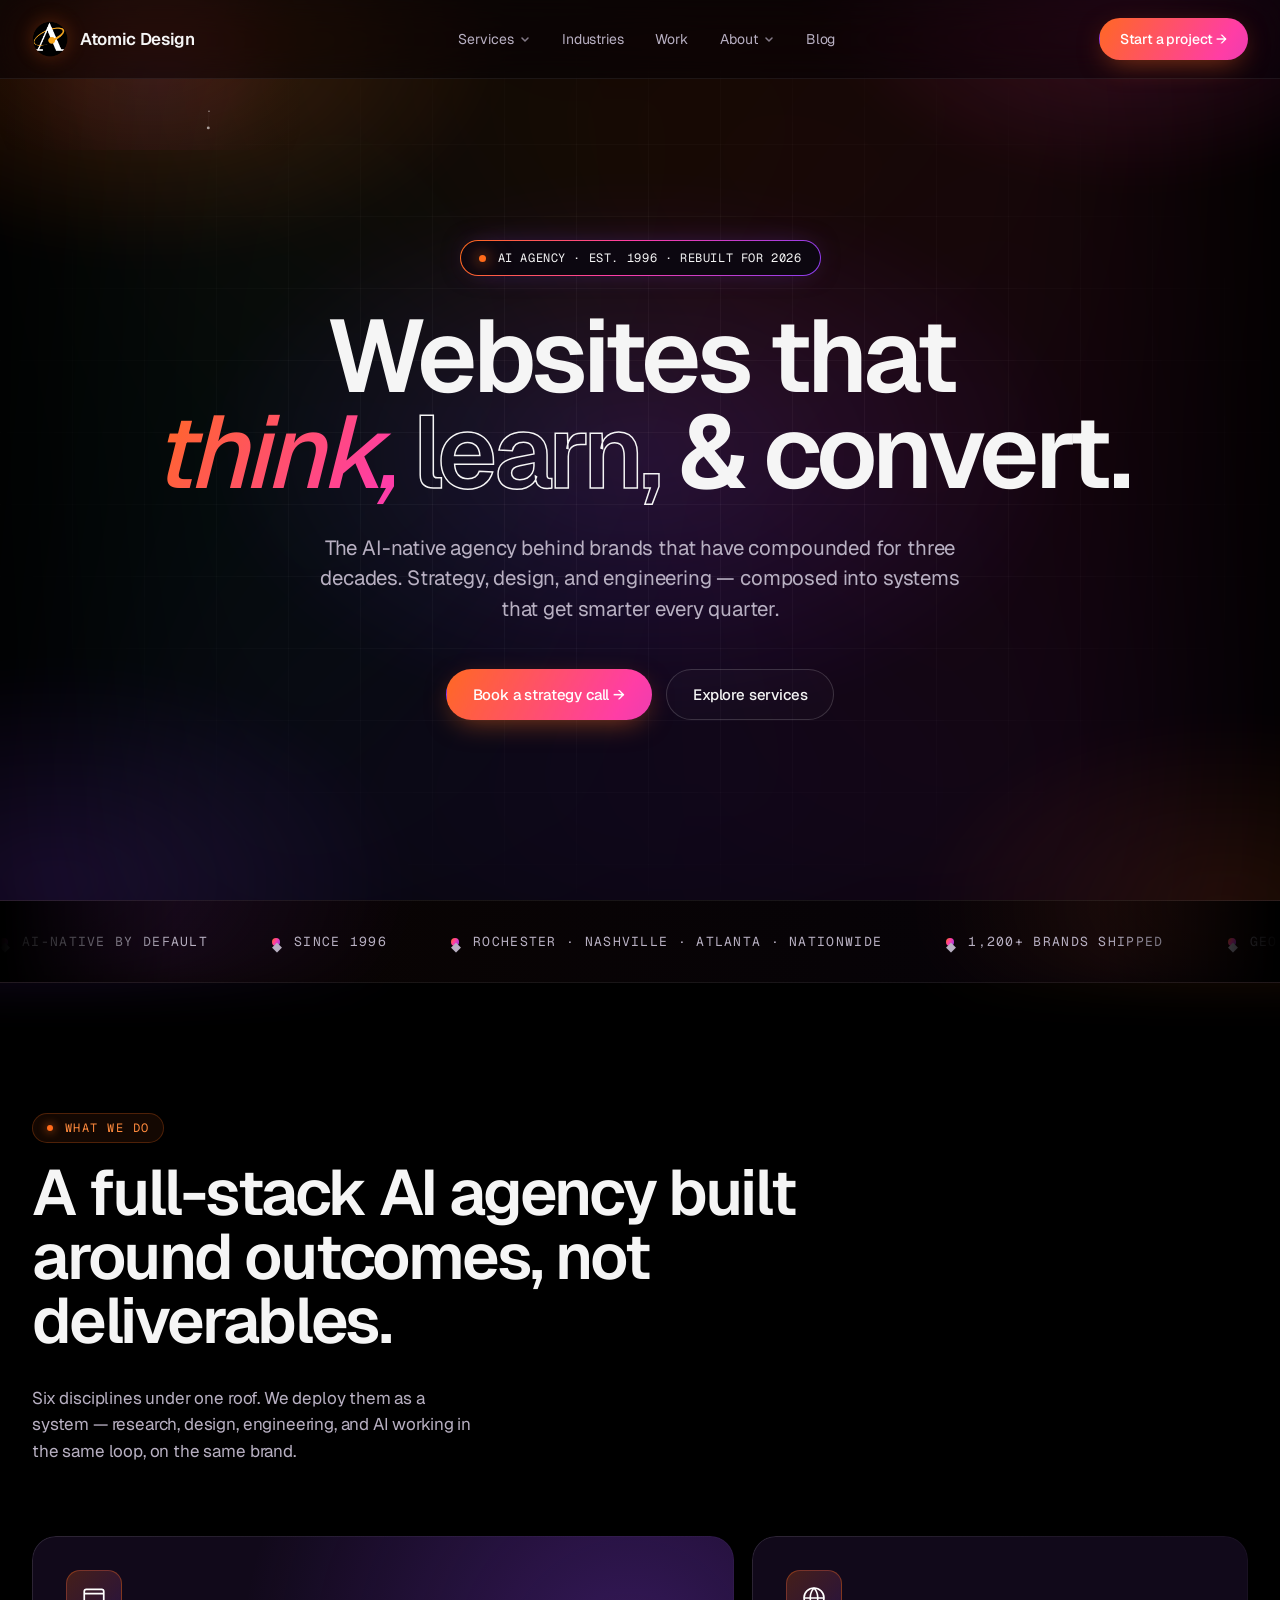
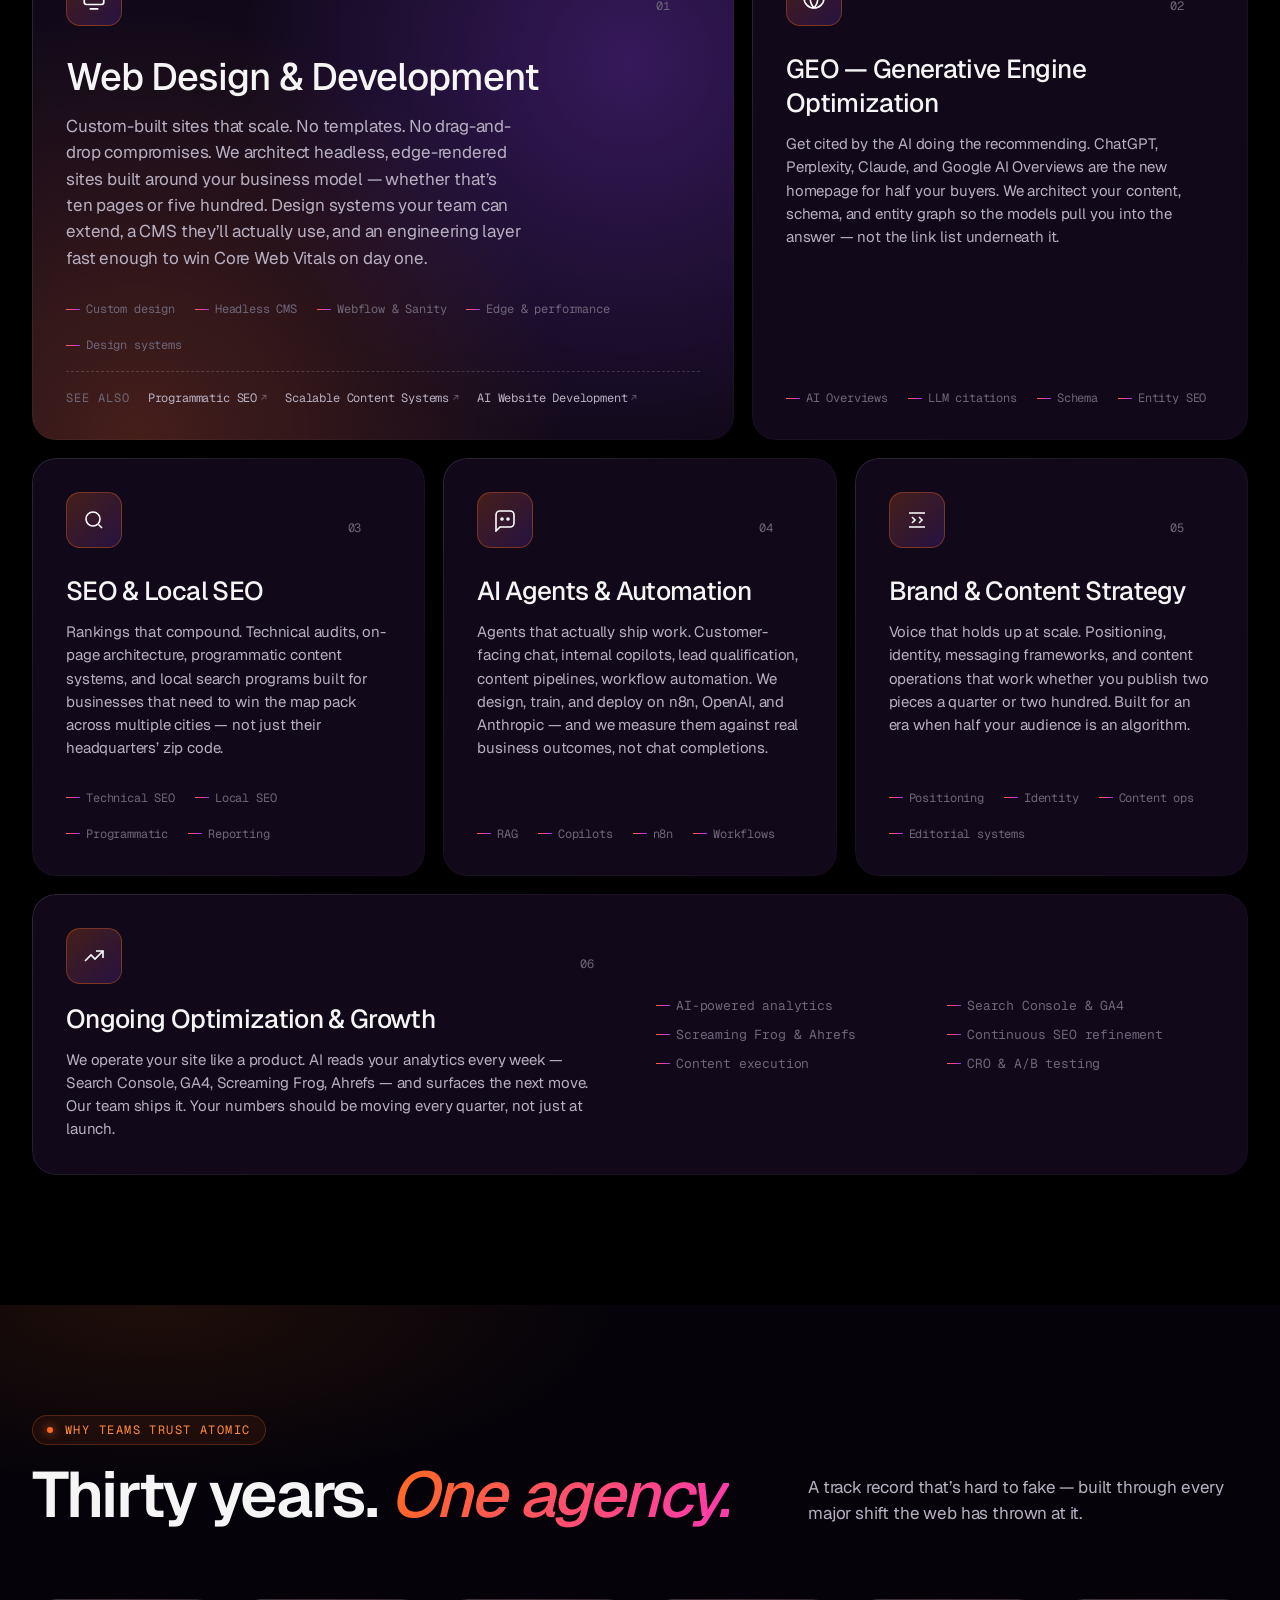
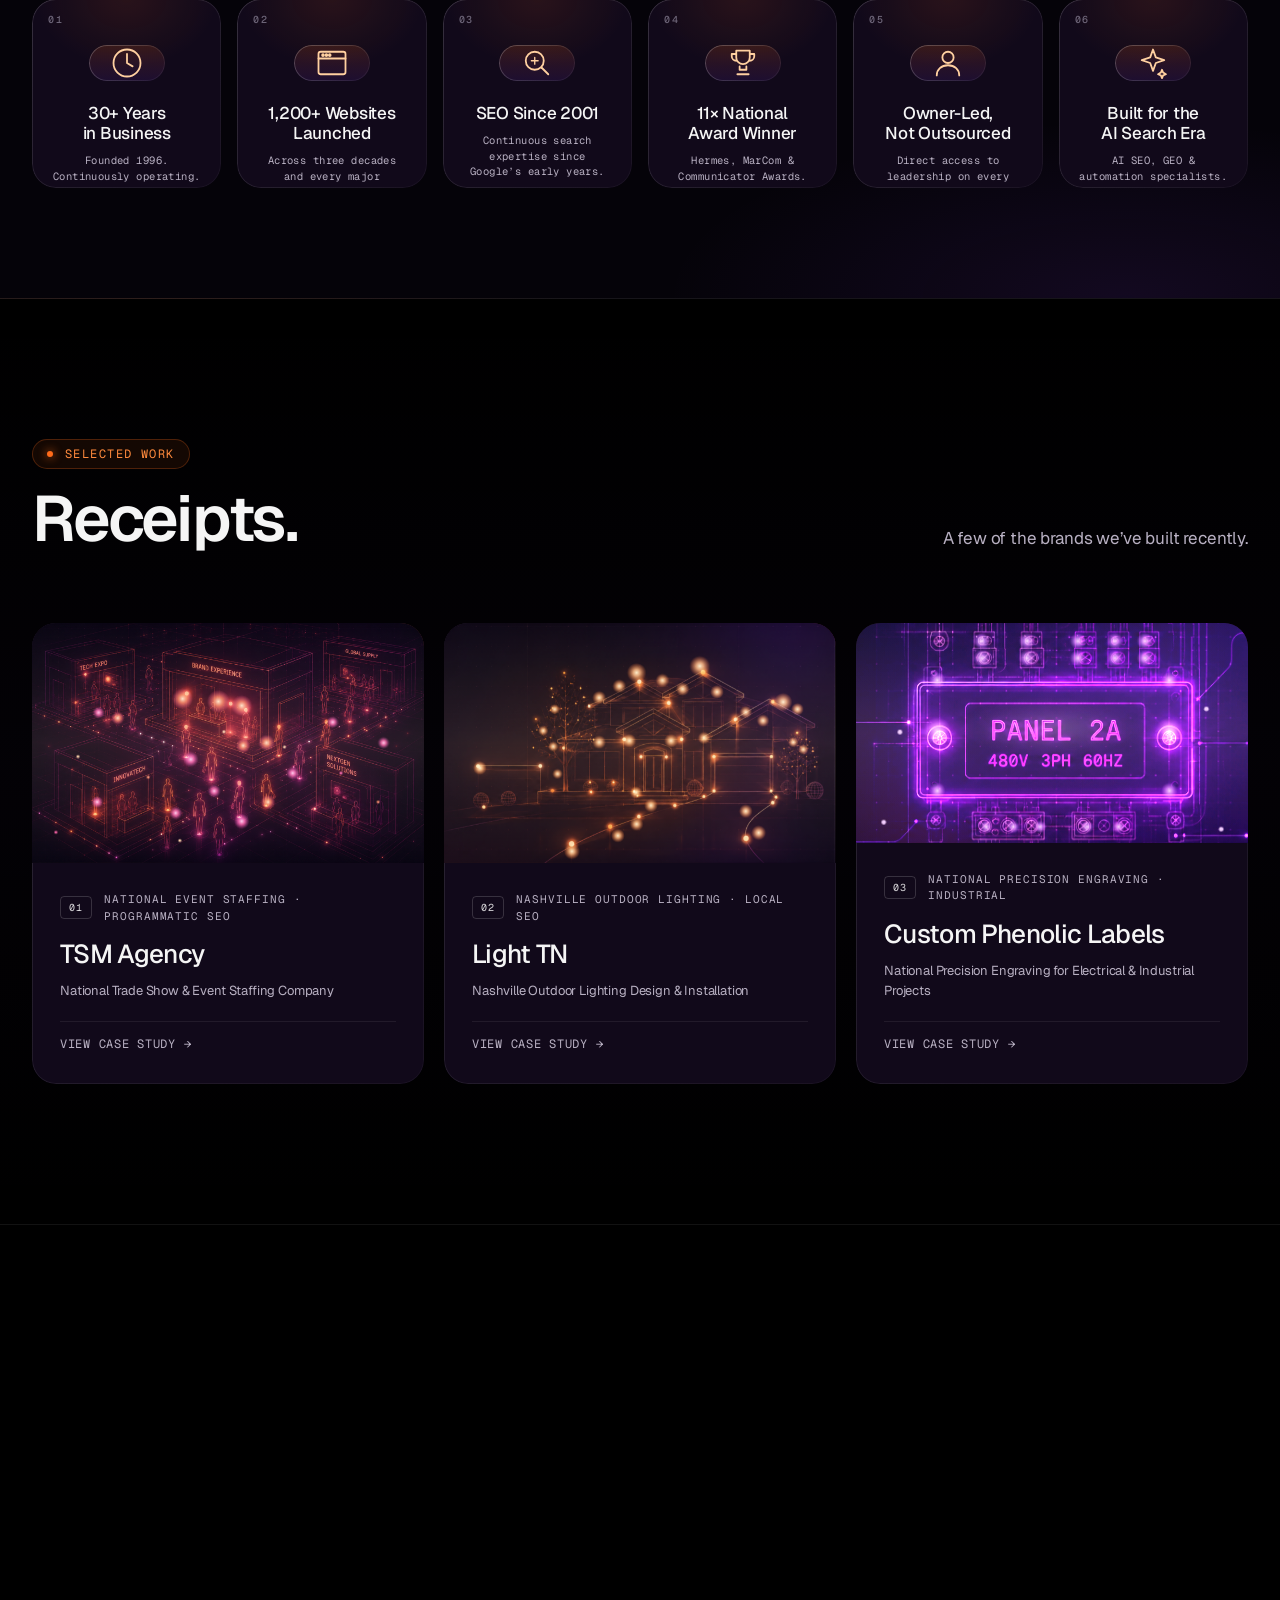
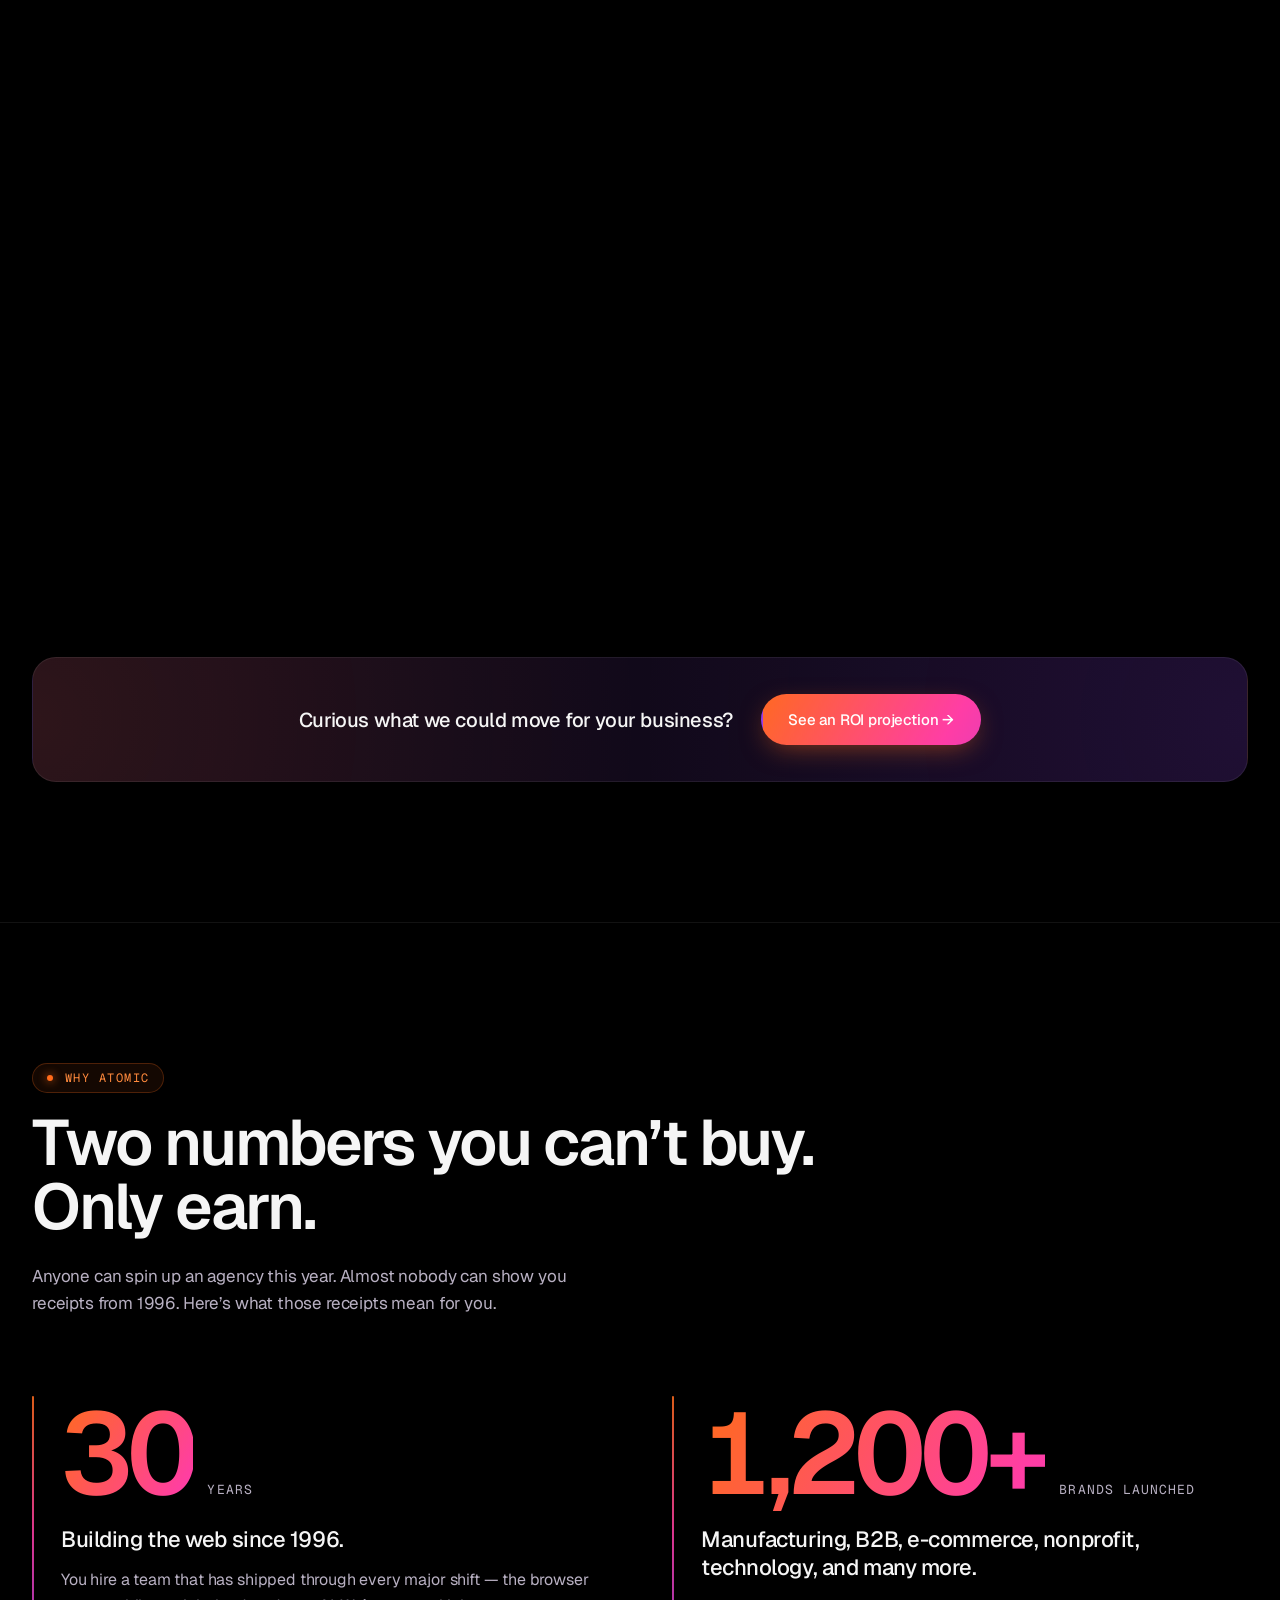
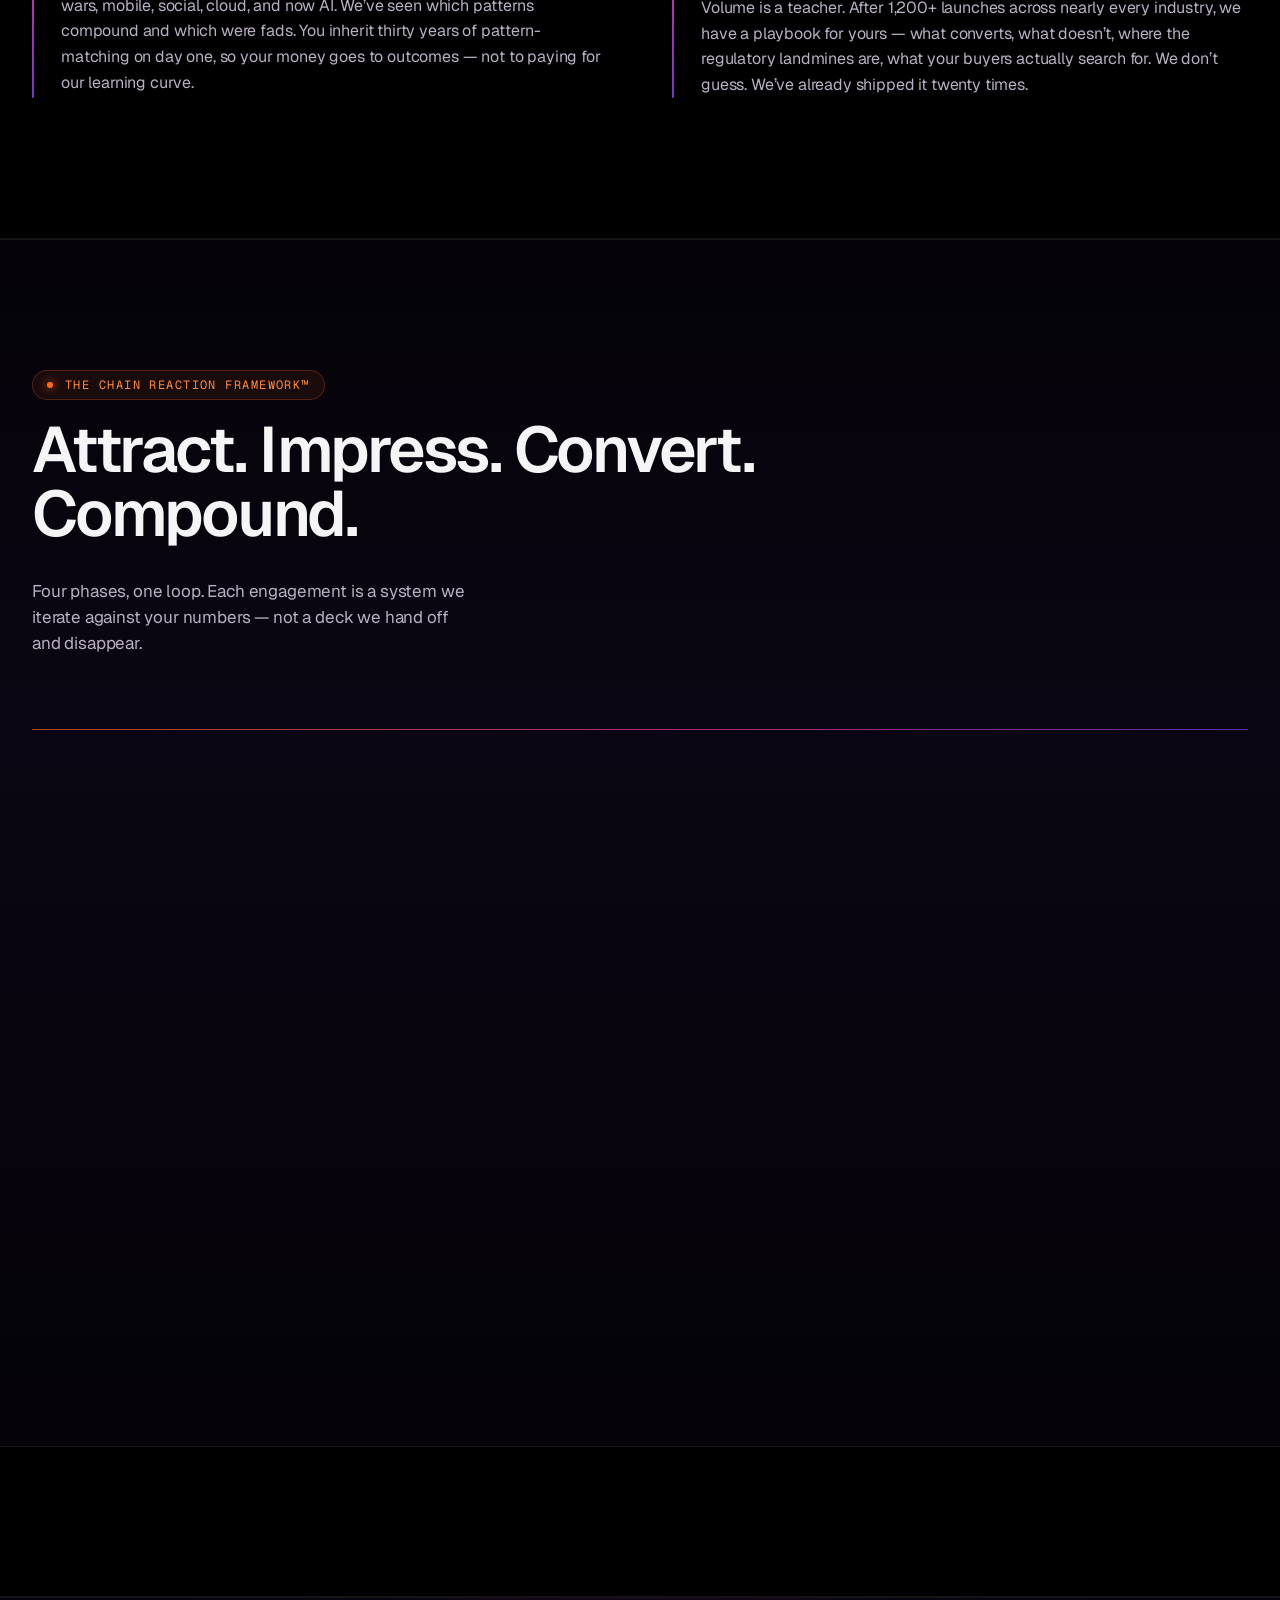
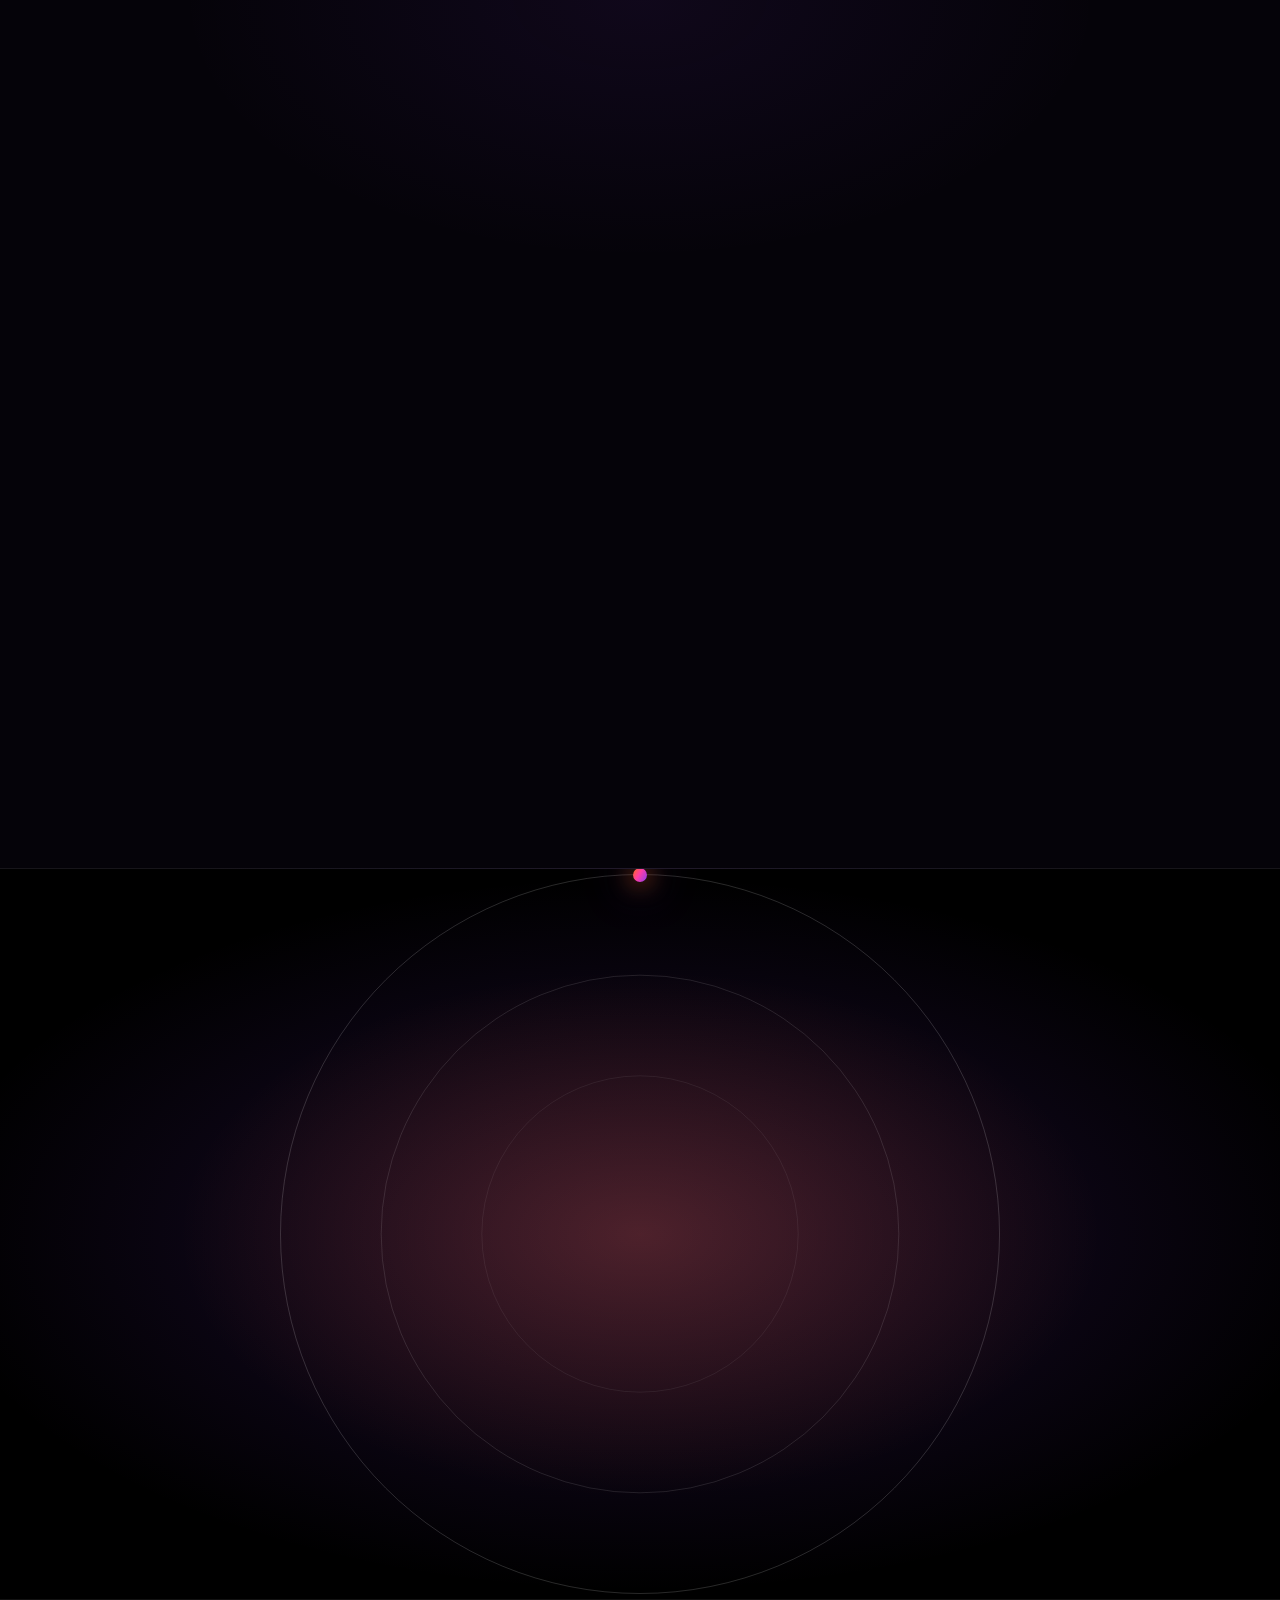
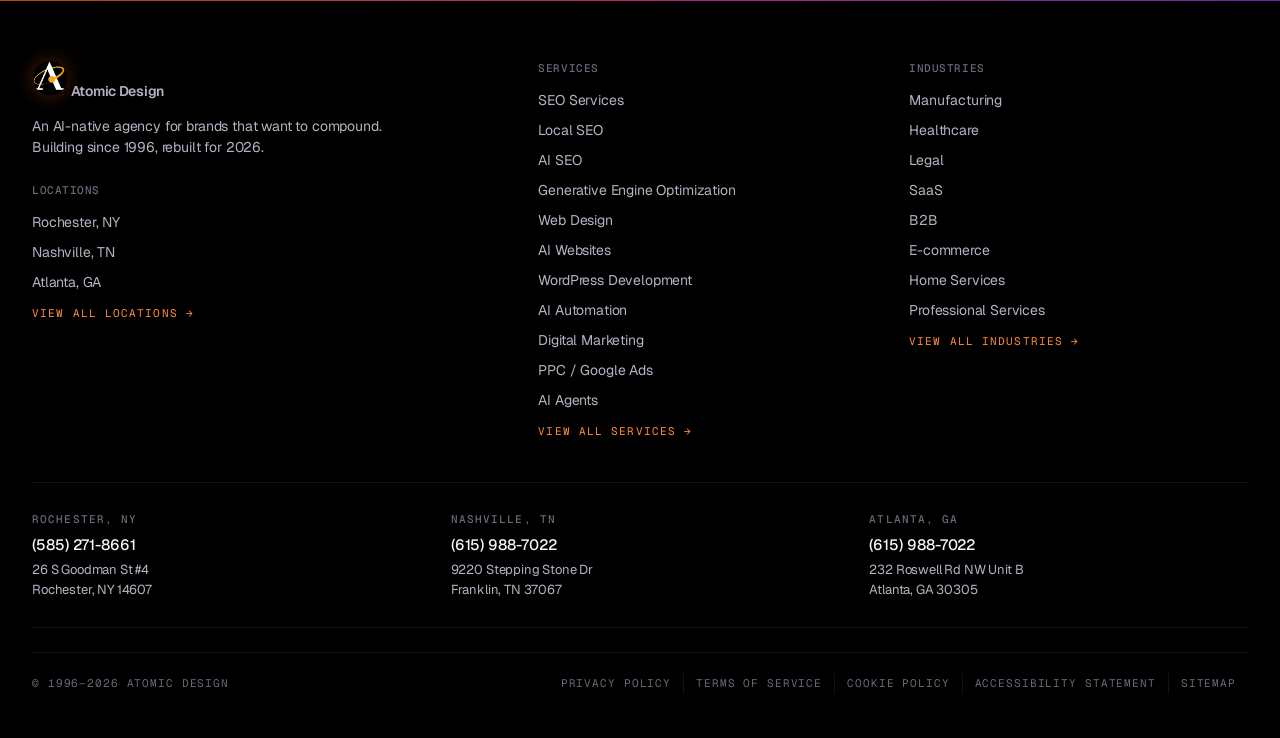
<file: index.html>
<!DOCTYPE html>
<html lang="en">
<head>
<meta charset="UTF-8" />
<meta name="viewport" content="width=device-width, initial-scale=1.0" />
<title>Atomic Design — AI Agency for Brands Built to Convert</title>
<link rel="preconnect" href="https://fonts.googleapis.com" />
<link rel="preconnect" href="https://fonts.gstatic.com" crossorigin />
<link href="https://fonts.googleapis.com/css2?family=Geist:wght@300;400;500;600;700&family=Geist+Mono:wght@400;500&display=swap" rel="stylesheet" />
<link rel="stylesheet" href="styles-v2.css" />
<template id="__bundler_thumbnail" data-bg-color="#050309">
<svg xmlns="http://www.w3.org/2000/svg" viewBox="0 0 200 200">
  <defs>
    <linearGradient id="g" x1="0" y1="0" x2="1" y2="1">
      <stop offset="0%" stop-color="#ff6b1a"/>
      <stop offset="50%" stop-color="#ff3da5"/>
      <stop offset="100%" stop-color="#8a3df0"/>
    </linearGradient>
  </defs>
  <rect width="200" height="200" fill="#000"/>
  <g transform="translate(100 100)" stroke="url(#g)" stroke-width="3" fill="none">
    <ellipse rx="50" ry="20"/>
    <ellipse rx="50" ry="20" transform="rotate(60)"/>
    <ellipse rx="50" ry="20" transform="rotate(120)"/>
    <circle r="8" fill="url(#g)" stroke="none"/>
  </g>
</svg>
</template>
</head>
<body>

<!-- === NAV === -->
<header class="nav" data-screen-label="Nav">
  <a class="nav-logo" href="/">
    <span class="logo-mark" aria-hidden="true">
      <img src="assets/atomic-round-small.png" alt="" class="logo-img"/>
    </span>
    <span>Atomic Design</span>
  </a>

  <nav class="nav-links" aria-label="Primary">
    <div class="nav-item nav-item-drop" data-dropdown>
      <button type="button" class="nav-trigger" aria-haspopup="true" aria-expanded="false" aria-controls="menu-services">
        Services
        <svg class="nav-caret" width="10" height="10" viewBox="0 0 10 10" aria-hidden="true"><path d="M2 4l3 3 3-3" fill="none" stroke="currentColor" stroke-width="1.5" stroke-linecap="round" stroke-linejoin="round"/></svg>
      </button>
      <div class="nav-menu" id="menu-services" role="menu">
        <div class="nav-menu-inner">
          <a href="/services/seo/" role="menuitem">
            <span class="nm-title">SEO Services</span>
            <span class="nm-sub">Organic search, technical, content</span>
          </a>
          <a href="/services/local-seo/" role="menuitem">
            <span class="nm-title">Local SEO</span>
            <span class="nm-sub">Multi-market local pack visibility</span>
          </a>
          <a href="/services/ai-seo/" role="menuitem">
            <span class="nm-title">AI SEO</span>
            <span class="nm-sub">Built for the new search behavior</span>
          </a>
          <a href="/services/geo/" role="menuitem">
            <span class="nm-title">Generative Engine Optimization</span>
            <span class="nm-sub">ChatGPT, Perplexity, Gemini, AIO</span>
          </a>
          <a href="/services/web-design/" role="menuitem">
            <span class="nm-title">Web Design</span>
            <span class="nm-sub">Brand systems that convert</span>
          </a>
          <a href="/services/ai-websites/" role="menuitem">
            <span class="nm-title">AI Websites</span>
            <span class="nm-sub">Sites that learn from every visit</span>
          </a>
          <a href="/services/ai-automation/" role="menuitem">
            <span class="nm-title">AI Automation</span>
            <span class="nm-sub">Agents, workflows, ops</span>
          </a>
          <a href="/services/wordpress/" role="menuitem">
            <span class="nm-title">WordPress Development</span>
            <span class="nm-sub">Headless, custom, performant</span>
          </a>
          <a href="/services/" role="menuitem" class="nav-menu-all">
            All Services <span class="arr">→</span>
          </a>
        </div>
      </div>
    </div>

    <div class="nav-item">
      <a href="/industries/">Industries</a>
    </div>

    <div class="nav-item">
      <a href="/work/">Work</a>
    </div>

    <div class="nav-item nav-item-drop" data-dropdown>
      <button type="button" class="nav-trigger" aria-haspopup="true" aria-expanded="false" aria-controls="menu-about">
        About
        <svg class="nav-caret" width="10" height="10" viewBox="0 0 10 10" aria-hidden="true"><path d="M2 4l3 3 3-3" fill="none" stroke="currentColor" stroke-width="1.5" stroke-linecap="round" stroke-linejoin="round"/></svg>
      </button>
      <div class="nav-menu nav-menu-sm" id="menu-about" role="menu">
        <div class="nav-menu-inner">
          <a href="/about/" role="menuitem">
            <span class="nm-title">About Atomic Design</span>
            <span class="nm-sub">Thirty years. One agency.</span>
          </a>
          <a href="/methodology/" role="menuitem">
            <span class="nm-title">The Chain Reaction Framework</span>
            <span class="nm-sub">Attract. Impress. Convert. Compound.</span>
          </a>
        </div>
      </div>
    </div>

    <div class="nav-item">
      <a href="/blog/">Blog</a>
    </div>
  </nav>

  <div class="nav-cta">
    <a href="/contact/" class="btn btn-primary">Start a project →</a>
    <button class="nav-burger" type="button" aria-label="Open menu" aria-expanded="false" aria-controls="mobile-menu">
      <span></span><span></span><span></span>
    </button>
  </div>
</header>

<!-- === MOBILE MENU === -->
<div class="mobile-menu" id="mobile-menu" hidden>
  <div class="mobile-menu-inner">
    <div class="m-section">
      <button class="m-trigger" type="button" aria-expanded="false">
        Services
        <svg class="m-caret" width="12" height="12" viewBox="0 0 12 12" aria-hidden="true"><path d="M3 5l3 3 3-3" fill="none" stroke="currentColor" stroke-width="1.6" stroke-linecap="round" stroke-linejoin="round"/></svg>
      </button>
      <div class="m-panel">
        <a href="/services/seo/">SEO Services</a>
        <a href="/services/local-seo/">Local SEO</a>
        <a href="/services/ai-seo/">AI SEO</a>
        <a href="/services/geo/">Generative Engine Optimization</a>
        <a href="/services/web-design/">Web Design</a>
        <a href="/services/ai-websites/">AI Websites</a>
        <a href="/services/ai-automation/">AI Automation</a>
        <a href="/services/wordpress/">WordPress Development</a>
        <a href="/services/" class="m-all">All Services →</a>
      </div>
    </div>
    <div class="m-section"><a class="m-link" href="/industries/">Industries</a></div>
    <div class="m-section"><a class="m-link" href="/work/">Work</a></div>
    <div class="m-section">
      <button class="m-trigger" type="button" aria-expanded="false">
        About
        <svg class="m-caret" width="12" height="12" viewBox="0 0 12 12" aria-hidden="true"><path d="M3 5l3 3 3-3" fill="none" stroke="currentColor" stroke-width="1.6" stroke-linecap="round" stroke-linejoin="round"/></svg>
      </button>
      <div class="m-panel">
        <a href="/about/">About Atomic Design</a>
        <a href="/methodology/">The Chain Reaction Framework</a>
      </div>
    </div>
    <div class="m-section"><a class="m-link" href="/blog/">Blog</a></div>
    <div class="m-section m-section-cta">
      <a href="/contact/" class="btn btn-primary btn-lg" style="width:100%;justify-content:center;">Start a project →</a>
    </div>
  </div>
</div>

<!-- === HERO === -->
<section class="hero" data-screen-label="01 Hero">
  <canvas id="hero-canvas" class="hero-canvas" aria-hidden="true"></canvas>
  <div class="hero-content">
    <div class="eyebrow"><span class="pulse"></span> AI AGENCY · EST. 1996 · REBUILT FOR 2026</div>
    <h1>
      Websites that<br/>
      <span class="accent">think,</span> <span class="stroke">learn,</span> &amp; convert.
    </h1>
    <p class="lede">
      The AI-native agency behind brands that have compounded for three decades. Strategy, design, and engineering — composed into systems that get smarter every quarter.
    </p>
    <div class="hero-actions">
      <a href="#cta" class="btn btn-primary btn-lg">Book a strategy call →</a>
      <a href="#services" class="btn btn-ghost btn-lg">Explore services</a>
    </div>
  </div>
</section>

<!-- === MARQUEE === -->
<div class="marquee" aria-hidden="true">
  <div class="marquee-track" id="marquee-track">
    <!-- duplicated in JS for seamless loop, but we'll inline twice -->
  </div>
</div>

<!-- === SERVICES === -->
<section class="services" id="services" data-screen-label="02 Services">
  <div class="wrap">
    <div class="section-head reveal">
      <div>
        <div class="section-tag">What we do</div>
        <h2 class="section-title">A full-stack AI agency built around outcomes, not deliverables.</h2>
      </div>
      <p class="section-sub">Six disciplines under one roof. We deploy them as a system — research, design, engineering, and AI working in the same loop, on the same brand.</p>
    </div>

    <div class="service-grid">
      <!-- Feature service -->
      <div class="service service-feature span-7 reveal">
        <div>
          <div class="service-glyph">
            <svg width="26" height="26" viewBox="0 0 24 24" fill="none" stroke="currentColor" stroke-width="1.6">
              <rect x="3" y="4" width="18" height="14" rx="2"/>
              <path d="M3 8h18M7 6h.01M10 6h.01"/>
              <path d="M8 22h8"/>
            </svg>
          </div>
          <span class="service-num">01</span>
          <h3>Web Design &amp; Development</h3>
          <p>Custom-built sites that scale. No templates. No drag-and-drop compromises. We architect headless, edge-rendered sites built around your business model &mdash; whether that&rsquo;s ten pages or five hundred. Design systems your team can extend, a CMS they&rsquo;ll actually use, and an engineering layer fast enough to win Core Web Vitals on day one.</p>
        </div>
        <div>
          <div class="service-foot">
            <span>Custom design</span><span>Headless CMS</span><span>Webflow &amp; Sanity</span><span>Edge &amp; performance</span><span>Design systems</span>
          </div>
          <div class="service-seealso">
            <span class="seealso-label">See also</span>
            <a href="#">Programmatic SEO</a>
            <a href="#">Scalable Content Systems</a>
            <a href="#">AI Website Development</a>
          </div>
        </div>
      </div>

      <div class="service span-5 reveal reveal-d2">
        <div>
          <div class="service-glyph">
            <svg width="24" height="24" viewBox="0 0 24 24" fill="none" stroke="currentColor" stroke-width="1.6"><path d="M12 2a10 10 0 100 20 10 10 0 000-20z"/><path d="M2 12h20M12 2a15 15 0 010 20M12 2a15 15 0 000 20"/></svg>
          </div>
          <span class="service-num">02</span>
          <h3>GEO &mdash; Generative Engine Optimization</h3>
          <p>Get cited by the AI doing the recommending. ChatGPT, Perplexity, Claude, and Google AI Overviews are the new homepage for half your buyers. We architect your content, schema, and entity graph so the models pull you into the answer &mdash; not the link list underneath it.</p>
        </div>
        <div class="service-foot"><span>AI Overviews</span><span>LLM citations</span><span>Schema</span><span>Entity SEO</span></div>
      </div>

      <div class="service span-4 reveal">
        <div>
          <div class="service-glyph">
            <svg width="24" height="24" viewBox="0 0 24 24" fill="none" stroke="currentColor" stroke-width="1.6"><circle cx="11" cy="11" r="7"/><path d="m20 20-3.5-3.5"/></svg>
          </div>
          <span class="service-num">03</span>
          <h3>SEO &amp; Local SEO</h3>
          <p>Rankings that compound. Technical audits, on-page architecture, programmatic content systems, and local search programs built for businesses that need to win the map pack across multiple cities &mdash; not just their headquarters&rsquo; zip code.</p>
        </div>
        <div class="service-foot"><span>Technical SEO</span><span>Local SEO</span><span>Programmatic</span><span>Reporting</span></div>
      </div>

      <div class="service span-4 reveal reveal-d2">
        <div>
          <div class="service-glyph">
            <svg width="24" height="24" viewBox="0 0 24 24" fill="none" stroke="currentColor" stroke-width="1.6"><path d="M21 15a4 4 0 01-4 4H7l-4 4V7a4 4 0 014-4h10a4 4 0 014 4z"/><circle cx="9" cy="11" r="1" fill="currentColor"/><circle cx="15" cy="11" r="1" fill="currentColor"/></svg>
          </div>
          <span class="service-num">04</span>
          <h3>AI Agents &amp; Automation</h3>
          <p>Agents that actually ship work. Customer-facing chat, internal copilots, lead qualification, content pipelines, workflow automation. We design, train, and deploy on n8n, OpenAI, and Anthropic &mdash; and we measure them against real business outcomes, not chat completions.</p>
        </div>
        <div class="service-foot"><span>RAG</span><span>Copilots</span><span>n8n</span><span>Workflows</span></div>
      </div>

      <div class="service span-4 reveal reveal-d3">
        <div>
          <div class="service-glyph">
            <svg width="24" height="24" viewBox="0 0 24 24" fill="none" stroke="currentColor" stroke-width="1.6"><path d="M4 19h16M4 5h16M7 9l3 3-3 3M14 9l3 3-3 3"/></svg>
          </div>
          <span class="service-num">05</span>
          <h3>Brand &amp; Content Strategy</h3>
          <p>Voice that holds up at scale. Positioning, identity, messaging frameworks, and content operations that work whether you publish two pieces a quarter or two hundred. Built for an era when half your audience is an algorithm.</p>
        </div>
        <div class="service-foot"><span>Positioning</span><span>Identity</span><span>Content ops</span><span>Editorial systems</span></div>
      </div>

      <div class="service span-12 reveal" style="min-height: 200px; display: grid; grid-template-columns: 1fr 1fr; gap: 32px; align-items: center;">
        <div>
          <span class="service-num">06</span>
          <div class="service-glyph" style="margin-bottom: 18px;">
            <svg width="24" height="24" viewBox="0 0 24 24" fill="none" stroke="currentColor" stroke-width="1.6"><path d="M3 17l6-6 4 4 8-8"/><path d="M14 7h7v7"/></svg>
          </div>
          <h3>Ongoing Optimization &amp; Growth</h3>
          <p style="max-width: 540px;">We operate your site like a product. AI reads your analytics every week &mdash; Search Console, GA4, Screaming Frog, Ahrefs &mdash; and surfaces the next move. Our team ships it. Your numbers should be moving every quarter, not just at launch.</p>
        </div>
        <div class="service-foot" style="margin-top: 0; font-size: 13px; display: grid; grid-template-columns: repeat(2, 1fr); gap: 12px 24px;">
          <span>AI-powered analytics</span>
          <span>Search Console &amp; GA4</span>
          <span>Screaming Frog &amp; Ahrefs</span>
          <span>Continuous SEO refinement</span>
          <span>Content execution</span>
          <span>CRO &amp; A/B testing</span>
        </div>
      </div>
    </div>
  </div>
</section>

<!-- === TRUST STRIP === -->
<section class="trust" id="trust" data-screen-label="03 Trust">
  <div class="wrap">
    <div class="section-head reveal">
      <div>
        <div class="section-tag">Why teams trust Atomic</div>
        <h2 class="section-title">Thirty years. <span class="accent">One agency.</span></h2>
      </div>
      <p class="section-sub">A track record that&rsquo;s hard to fake &mdash; built through every major shift the web has thrown at it.</p>
    </div>

    <div class="trust-grid">
      <div class="trust-card reveal">
        <span class="trust-icon" aria-hidden="true"><svg viewBox="0 0 32 32" fill="none" stroke="currentColor" stroke-width="1.6" stroke-linecap="round" stroke-linejoin="round" aria-hidden="true"><circle cx="16" cy="16" r="12"/><path d="M16 8v8l5 3"/></svg></span>
        <span class="trust-num">01</span>
        <h4>30+ Years in Business</h4>
        <p>Founded 1996. Continuously operating.</p>
      </div>
      <div class="trust-card reveal reveal-d2">
        <span class="trust-icon" aria-hidden="true"><svg viewBox="0 0 32 32" fill="none" stroke="currentColor" stroke-width="1.6" stroke-linecap="round" stroke-linejoin="round" aria-hidden="true"><rect x="4" y="6" width="24" height="20" rx="2"/><path d="M4 12h24"/><circle cx="8" cy="9" r="0.8" fill="currentColor"/><circle cx="11" cy="9" r="0.8" fill="currentColor"/><circle cx="14" cy="9" r="0.8" fill="currentColor"/></svg></span>
        <span class="trust-num">02</span>
        <h4>1,200+ Websites Launched</h4>
        <p>Across three decades and every major platform shift.</p>
      </div>
      <div class="trust-card reveal reveal-d3">
        <span class="trust-icon" aria-hidden="true"><svg viewBox="0 0 32 32" fill="none" stroke="currentColor" stroke-width="1.6" stroke-linecap="round" stroke-linejoin="round" aria-hidden="true"><circle cx="14" cy="14" r="8"/><path d="M20 20l6 6"/><path d="M11 14h6M14 11v6" stroke-width="1.2"/></svg></span>
        <span class="trust-num">03</span>
        <h4>SEO Since 2001</h4>
        <p>Continuous search expertise since Google&rsquo;s early years.</p>
      </div>
      <div class="trust-card reveal reveal-d4">
        <span class="trust-icon" aria-hidden="true"><svg viewBox="0 0 32 32" fill="none" stroke="currentColor" stroke-width="1.6" stroke-linecap="round" stroke-linejoin="round" aria-hidden="true"><path d="M10 5h12v6a6 6 0 01-12 0V5z"/><path d="M10 8H6v2a4 4 0 004 4M22 8h4v2a4 4 0 01-4 4"/><path d="M13 19v3h6v-3M11 26h10"/></svg></span>
        <span class="trust-num">04</span>
        <h4>11&times; National Award Winner</h4>
        <p>Hermes, MarCom &amp; Communicator Awards.</p>
      </div>
      <div class="trust-card reveal reveal-d3">
        <span class="trust-icon" aria-hidden="true"><svg viewBox="0 0 32 32" fill="none" stroke="currentColor" stroke-width="1.6" stroke-linecap="round" stroke-linejoin="round" aria-hidden="true"><circle cx="16" cy="11" r="5"/><path d="M6 27c0-5 4-9 10-9s10 4 10 9"/></svg></span>
        <span class="trust-num">05</span>
        <h4>Owner-Led, Not Outsourced</h4>
        <p>Direct access to leadership on every engagement.</p>
      </div>
      <div class="trust-card reveal reveal-d4">
        <span class="trust-icon" aria-hidden="true"><svg viewBox="0 0 32 32" fill="none" stroke="currentColor" stroke-width="1.6" stroke-linecap="round" stroke-linejoin="round" aria-hidden="true"><path d="M16 4l2.5 7L26 13.5 18.5 16 16 23l-2.5-7L6 13.5 13.5 11z"/><path d="M24 22l1 2.5L27.5 26 25 27l-1 2.5L23 27l-2.5-1L23 24.5z"/></svg></span>
        <span class="trust-num">06</span>
        <h4>Built for the AI Search Era</h4>
        <p>AI SEO, GEO &amp; automation specialists.</p>
      </div>
    </div>
  </div>
</section>

<!-- === SELECTED WORK === -->
<section class="work" id="work" data-screen-label="03 Selected Work">
  <div class="wrap">
    <div class="section-head reveal">
      <div>
        <div class="section-tag">Selected work</div>
        <h2 class="section-title">Receipts.</h2>
      </div>
      <p class="section-sub">A few of the brands we&rsquo;ve built recently.</p>
    </div>

    <div class="work-grid">
      <a href="#" class="work-card reveal" data-accent="orange">
        <div class="work-card-visual">
          <img class="wv-ref" src="assets/case-booths.png" alt="" />
          <div class="wv-shimmer"></div>
          <svg class="wv-overlay" viewBox="0 0 1470 872" preserveAspectRatio="xMidYMid slice" aria-hidden="true">
            <defs>
              <radialGradient id="wv-tsm-orb">
                <stop offset="0%" stop-color="#ffe4c0" stop-opacity="1"/>
                <stop offset="40%" stop-color="#ff7a4a" stop-opacity="0.85"/>
                <stop offset="100%" stop-color="#ff3d6e" stop-opacity="0"/>
              </radialGradient>
              <radialGradient id="wv-tsm-orb-pink">
                <stop offset="0%" stop-color="#ffd0f0" stop-opacity="1"/>
                <stop offset="40%" stop-color="#ff5fa0" stop-opacity="0.85"/>
                <stop offset="100%" stop-color="#b8388a" stop-opacity="0"/>
              </radialGradient>
            </defs>
            <g class="wv-glows">
              <circle class="wv-glow d0" cx="570"  cy="275" r="38" fill="url(#wv-tsm-orb)"/>
              <circle class="wv-glow d2" cx="700"  cy="285" r="42" fill="url(#wv-tsm-orb)"/>
              <circle class="wv-glow d4" cx="785"  cy="300" r="38" fill="url(#wv-tsm-orb)"/>
              <circle class="wv-ping d0" cx="700"  cy="285" r="32" stroke="#ffd0a0"/>
              <circle class="wv-ping d3" cx="570"  cy="275" r="30" stroke="#ff7a4a"/>
              <circle class="wv-glow d1" cx="265"  cy="325" r="22" fill="url(#wv-tsm-orb-pink)"/>
              <circle class="wv-glow d3" cx="335"  cy="345" r="24" fill="url(#wv-tsm-orb)"/>
              <circle class="wv-glow d5" cx="600"  cy="495" r="28" fill="url(#wv-tsm-orb-pink)"/>
              <circle class="wv-glow d2" cx="790"  cy="445" r="26" fill="url(#wv-tsm-orb)"/>
              <circle class="wv-glow d4" cx="875"  cy="435" r="30" fill="url(#wv-tsm-orb)"/>
              <circle class="wv-glow d6" cx="1115" cy="360" r="22" fill="url(#wv-tsm-orb-pink)"/>
              <circle class="wv-glow d0" cx="685"  cy="610" r="24" fill="url(#wv-tsm-orb-pink)"/>
              <circle class="wv-glow d7" cx="785"  cy="720" r="28" fill="url(#wv-tsm-orb-pink)"/>
              <circle class="wv-glow d3" cx="880"  cy="650" r="26" fill="url(#wv-tsm-orb)"/>
              <circle class="wv-glow d5" cx="970"  cy="545" r="24" fill="url(#wv-tsm-orb-pink)"/>
              <circle class="wv-glow d8" cx="260"  cy="650" r="22" fill="url(#wv-tsm-orb-pink)"/>
              <circle class="wv-glow d2" cx="545"  cy="690" r="24" fill="url(#wv-tsm-orb-pink)"/>
              <circle class="wv-glow d6" cx="1300" cy="435" r="22" fill="url(#wv-tsm-orb-pink)"/>
              <circle class="wv-firefly d0" cx="190"  cy="485" r="5" fill="#ffd0a0"/>
              <circle class="wv-firefly d2" cx="445"  cy="560" r="5" fill="#ff8a5a"/>
              <circle class="wv-firefly d4" cx="940"  cy="450" r="5" fill="#ffd0a0"/>
              <circle class="wv-firefly d6" cx="1145" cy="545" r="5" fill="#ff5fa0"/>
              <circle class="wv-firefly d3" cx="720"  cy="395" r="5" fill="#ffd0a0"/>
              <circle class="wv-firefly d5" cx="1280" cy="650" r="5" fill="#ff8a5a"/>
              <circle class="wv-firefly d1" cx="110"  cy="760" r="5" fill="#ff5fa0"/>
              <circle class="wv-firefly d7" cx="560"  cy="790" r="5" fill="#ffd0a0"/>
            </g>
          </svg>
        </div>
        <div class="work-card-body">
          <div class="work-card-meta">
            <span class="work-card-num">01</span>
            <span class="work-card-tag">National event staffing &middot; Programmatic SEO</span>
          </div>
          <h3>TSM Agency</h3>
          <p class="work-card-sub">National Trade Show &amp; Event Staffing Company</p>
          <span class="work-card-link">View case study <span class="arr">→</span></span>
        </div>
      </a>
      <a href="#" class="work-card reveal reveal-d2" data-accent="magenta">
        <div class="work-card-visual">
          <img class="wv-ref" src="assets/case-house.png" alt="" />
          <div class="wv-shimmer"></div>
          <svg class="wv-overlay" viewBox="0 0 1364 1006" preserveAspectRatio="xMidYMid slice" aria-hidden="true">
            <defs>
              <radialGradient id="wv-house-orb">
                <stop offset="0%" stop-color="#fff0c8" stop-opacity="1"/>
                <stop offset="35%" stop-color="#ffb370" stop-opacity="0.85"/>
                <stop offset="100%" stop-color="#ff6b1a" stop-opacity="0"/>
              </radialGradient>
            </defs>
            <g class="wv-glows">
              <circle class="wv-glow d0" cx="670"  cy="258" r="34" fill="url(#wv-house-orb)"/>
              <circle class="wv-glow d3" cx="890"  cy="235" r="36" fill="url(#wv-house-orb)"/>
              <circle class="wv-glow d6" cx="1180" cy="360" r="32" fill="url(#wv-house-orb)"/>
              <circle class="wv-ping d0" cx="670"  cy="258" r="28" stroke="#ffb370"/>
              <circle class="wv-ping d4" cx="890"  cy="235" r="30" stroke="#fff0c8"/>
              <circle class="wv-glow d1" cx="540"  cy="345" r="24" fill="url(#wv-house-orb)"/>
              <circle class="wv-glow d4" cx="610"  cy="305" r="24" fill="url(#wv-house-orb)"/>
              <circle class="wv-glow d2" cx="760"  cy="285" r="24" fill="url(#wv-house-orb)"/>
              <circle class="wv-glow d5" cx="830"  cy="315" r="24" fill="url(#wv-house-orb)"/>
              <circle class="wv-glow d7" cx="950"  cy="325" r="24" fill="url(#wv-house-orb)"/>
              <circle class="wv-glow d3" cx="1050" cy="395" r="22" fill="url(#wv-house-orb)"/>
              <circle class="wv-glow d6" cx="1110" cy="425" r="22" fill="url(#wv-house-orb)"/>
              <circle class="wv-glow d8" cx="1230" cy="385" r="22" fill="url(#wv-house-orb)"/>
              <circle class="wv-glow d2" cx="540"  cy="500" r="24" fill="url(#wv-house-orb)"/>
              <circle class="wv-glow d4" cx="645"  cy="495" r="24" fill="url(#wv-house-orb)"/>
              <circle class="wv-glow d6" cx="790"  cy="495" r="24" fill="url(#wv-house-orb)"/>
              <circle class="wv-glow d8" cx="905"  cy="485" r="22" fill="url(#wv-house-orb)"/>
              <circle class="wv-glow d3" cx="668"  cy="675" r="22" fill="url(#wv-house-orb)"/>
              <circle class="wv-glow d1" cx="385"  cy="385" r="18" fill="url(#wv-house-orb)"/>
              <circle class="wv-glow d5" cx="345"  cy="460" r="18" fill="url(#wv-house-orb)"/>
              <circle class="wv-glow d3" cx="380"  cy="515" r="18" fill="url(#wv-house-orb)"/>
              <circle class="wv-glow d7" cx="395"  cy="610" r="18" fill="url(#wv-house-orb)"/>
              <circle class="wv-glow d2" cx="1215" cy="500" r="18" fill="url(#wv-house-orb)"/>
              <circle class="wv-glow d6" cx="1250" cy="525" r="18" fill="url(#wv-house-orb)"/>
              <circle class="wv-glow d0" cx="720"  cy="720" r="24" fill="url(#wv-house-orb)"/>
              <circle class="wv-glow d3" cx="670"  cy="785" r="24" fill="url(#wv-house-orb)"/>
              <circle class="wv-glow d5" cx="605"  cy="825" r="24" fill="url(#wv-house-orb)"/>
              <circle class="wv-glow d8" cx="445"  cy="880" r="28" fill="url(#wv-house-orb)"/>
              <circle class="wv-glow d2" cx="1050" cy="740" r="24" fill="url(#wv-house-orb)"/>
              <circle class="wv-glow d6" cx="1095" cy="815" r="26" fill="url(#wv-house-orb)"/>
              <circle class="wv-glow d4" cx="125"  cy="590" r="24" fill="url(#wv-house-orb)"/>
            </g>
          </svg>
        </div>
        <div class="work-card-body">
          <div class="work-card-meta">
            <span class="work-card-num">02</span>
            <span class="work-card-tag">Nashville outdoor lighting &middot; Local SEO</span>
          </div>
          <h3>Light TN</h3>
          <p class="work-card-sub">Nashville Outdoor Lighting Design &amp; Installation</p>
          <span class="work-card-link">View case study <span class="arr">→</span></span>
        </div>
      </a>
      <a href="#" class="work-card reveal reveal-d3" data-accent="purple">
        <div class="work-card-visual">
          <img class="wv-ref" src="assets/case-panel.png" alt="" />
          <div class="wv-shimmer"></div>
          <svg class="wv-overlay" viewBox="0 0 848 894" preserveAspectRatio="xMidYMid slice" aria-hidden="true">
            <defs>
              <radialGradient id="wv-panel-orb">
                <stop offset="0%" stop-color="#f8d0ff" stop-opacity="1"/>
                <stop offset="40%" stop-color="#c878ff" stop-opacity="0.85"/>
                <stop offset="100%" stop-color="#a13df0" stop-opacity="0"/>
              </radialGradient>
            </defs>
            <g class="wv-glows">
              <ellipse class="wv-plate-pulse" cx="425" cy="435" rx="200" ry="65" fill="url(#wv-panel-orb)" opacity="0.22"/>
              <circle class="wv-glow d0" cx="176" cy="443" r="30" fill="url(#wv-panel-orb)"/>
              <circle class="wv-glow d3" cx="678" cy="443" r="30" fill="url(#wv-panel-orb)"/>
              <circle class="wv-ping d0" cx="176" cy="443" r="22" stroke="#f0c8ff"/>
              <circle class="wv-ping d3" cx="678" cy="443" r="22" stroke="#f0c8ff"/>
              <circle class="wv-glow d1" cx="272" cy="248" r="18" fill="url(#wv-panel-orb)"/>
              <circle class="wv-glow d4" cx="272" cy="285" r="18" fill="url(#wv-panel-orb)"/>
              <circle class="wv-glow d2" cx="370" cy="248" r="18" fill="url(#wv-panel-orb)"/>
              <circle class="wv-glow d5" cx="370" cy="285" r="18" fill="url(#wv-panel-orb)"/>
              <circle class="wv-glow d3" cx="480" cy="248" r="18" fill="url(#wv-panel-orb)"/>
              <circle class="wv-glow d6" cx="480" cy="285" r="18" fill="url(#wv-panel-orb)"/>
              <circle class="wv-glow d4" cx="560" cy="248" r="18" fill="url(#wv-panel-orb)"/>
              <circle class="wv-glow d7" cx="560" cy="285" r="18" fill="url(#wv-panel-orb)"/>
              <circle class="wv-glow d5" cx="625" cy="248" r="18" fill="url(#wv-panel-orb)"/>
              <circle class="wv-glow d8" cx="625" cy="285" r="18" fill="url(#wv-panel-orb)"/>
              <circle class="wv-glow d2" cx="176" cy="333" r="18" fill="url(#wv-panel-orb)"/>
              <circle class="wv-glow d5" cx="678" cy="333" r="18" fill="url(#wv-panel-orb)"/>
              <circle class="wv-glow d3" cx="176" cy="572" r="18" fill="url(#wv-panel-orb)"/>
              <circle class="wv-glow d6" cx="678" cy="572" r="18" fill="url(#wv-panel-orb)"/>
              <circle class="wv-glow d4" cx="282" cy="650" r="14" fill="url(#wv-panel-orb)"/>
              <circle class="wv-glow d7" cx="340" cy="650" r="14" fill="url(#wv-panel-orb)"/>
              <circle class="wv-glow d2" cx="398" cy="650" r="14" fill="url(#wv-panel-orb)"/>
              <circle class="wv-glow d5" cx="500" cy="650" r="14" fill="url(#wv-panel-orb)"/>
              <circle class="wv-glow d8" cx="568" cy="650" r="14" fill="url(#wv-panel-orb)"/>
              <circle class="wv-firefly d0" cx="95"  cy="445" r="5" fill="#f0c8ff"/>
              <circle class="wv-firefly d3" cx="758" cy="395" r="5" fill="#f0c8ff"/>
              <circle class="wv-firefly d6" cx="790" cy="655" r="5" fill="#f0c8ff"/>
              <circle class="wv-firefly d2" cx="60"  cy="640" r="5" fill="#f0c8ff"/>
              <circle class="wv-firefly d4" cx="275" cy="855" r="5" fill="#f0c8ff"/>
              <circle class="wv-firefly d7" cx="610" cy="865" r="5" fill="#f0c8ff"/>
              <circle class="wv-firefly d1" cx="100" cy="160" r="5" fill="#f0c8ff"/>
              <circle class="wv-firefly d5" cx="720" cy="110" r="5" fill="#f0c8ff"/>
            </g>
          </svg>
        </div>
        <div class="work-card-body">
          <div class="work-card-meta">
            <span class="work-card-num">03</span>
            <span class="work-card-tag">National precision engraving &middot; Industrial</span>
          </div>
          <h3>Custom Phenolic Labels</h3>
          <p class="work-card-sub">National Precision Engraving for Electrical &amp; Industrial Projects</p>
          <span class="work-card-link">View case study <span class="arr">→</span></span>
        </div>
      </a>
    </div>
  </div>
</section>

<!-- Removed legacy SVG work-card visuals (TSM/Light/CPL) — replaced with image-based cards above.
     Old hidden block preserved here intentionally empty.
-->

<!-- === BENEFITS === -->
<section class="benefits" id="benefits" data-screen-label="03 Benefits">
  <div class="wrap">
    <div class="section-head reveal">
      <div>
        <div class="section-tag">What you get</div>
        <h2 class="section-title">More than a website. <br/>A growth engine.</h2>
      </div>
      <p class="section-sub">Every system we build is measured on one thing: did it move the number? Here&rsquo;s what that looks like in your business.</p>
    </div>

    <div class="benefits-grid">
      <div class="benefit reveal">
        <div class="benefit-num">01</div>
        <div class="benefit-metric">Top&nbsp;3</div>
        <div class="benefit-metric-label">local search results across 8 markets</div>
        <h3>Top of Google.</h3>
        <p>When customers in your service area search for what you do, you should be there. We&rsquo;ve moved clients into the local pack across multiple cities at once &mdash; traffic you don&rsquo;t pay for, that keeps showing up after the invoice clears.</p>
        <div class="benefit-foot">SEO &middot; Local SEO &middot; Programmatic &middot; <a href="#">See: Light TN</a></div>
      </div>

      <div class="benefit reveal reveal-d2">
        <div class="benefit-num">02</div>
        <div class="benefit-metric">1<span class="metric-unit">st</span></div>
        <div class="benefit-metric-label">to own the next search channel</div>
        <h3>Recommended by AI.</h3>
        <p>ChatGPT, Perplexity, Gemini, AI Overviews &mdash; these are the new front doors to your business. We get you cited and surfaced in the answer, not just the link list. First-mover advantage on a channel that will define the next decade.</p>
        <div class="benefit-foot">GEO &middot; AI Overviews &middot; Schema &middot; Entity SEO &middot; <a href="#">See: TSM Agency</a></div>
      </div>

      <div class="benefit reveal reveal-d3">
        <div class="benefit-num">03</div>
        <div class="benefit-metric">+3<span class="metric-unit">×</span></div>
        <div class="benefit-metric-label">quote requests, post-rebuild</div>
        <h3>Visitors become customers.</h3>
        <p>Pretty pages don&rsquo;t pay. We design and engineer around one job: turning the right people into qualified leads. Copy, layout, page speed, forms, follow-up &mdash; every element earns its place or gets cut. Same traffic, more revenue.</p>
        <div class="benefit-foot">CRO &middot; UX &middot; Performance &middot; Funnels &middot; <a href="#">See: Custom Phenolic Labels</a></div>
      </div>
    </div>

    <div class="benefits-cta reveal">
      <p>Curious what we could move for your business?</p>
      <a href="#cta" class="btn btn-primary btn-lg">See an ROI projection →</a>
    </div>
  </div>
</section>

<!-- === DIFFERENTIATOR === -->
<section class="diff" data-screen-label="04 Why Atomic">
  <div class="wrap">
    <div class="diff-head reveal">
      <div class="diff-head-text">
        <div class="section-tag">Why Atomic</div>
        <h2 class="section-title">Two numbers you can&rsquo;t buy. <br/>Only earn.</h2>
        <p class="section-sub" style="max-width: 540px; margin-top: 24px;">Anyone can spin up an agency this year. Almost nobody can show you receipts from 1996. Here&rsquo;s what those receipts mean for you.</p>
      </div>
    </div>

    <div class="diff-grid">
      <div class="diff-stat reveal reveal-d2">
        <div class="diff-num"><span data-count="30" data-format="int">0</span><span class="diff-suffix">years</span></div>
        <div class="diff-label">Building the web since 1996.</div>
        <p>You hire a team that has shipped through every major shift &mdash; the browser wars, mobile, social, cloud, and now AI. We&rsquo;ve seen which patterns compound and which were fads. You inherit thirty years of pattern-matching on day one, so your money goes to outcomes &mdash; not to paying for our learning curve.</p>
      </div>
      <div class="diff-stat reveal reveal-d3">
        <div class="diff-num"><span data-count="1200" data-format="int" data-suffix="+">0</span><span class="diff-suffix">brands launched</span></div>
        <div class="diff-label">Manufacturing, B2B, e-commerce, nonprofit, technology, and many more.</div>
        <p>Volume is a teacher. After 1,200+ launches across nearly every industry, we have a playbook for yours &mdash; what converts, what doesn&rsquo;t, where the regulatory landmines are, what your buyers actually search for. We don&rsquo;t guess. We&rsquo;ve already shipped it twenty times.</p>
      </div>
    </div>
  </div>
</section>

<!-- === PROCESS === -->
<section class="process" id="process" data-screen-label="04 Process">
  <div class="wrap">
    <div class="section-head reveal">
      <div>
        <div class="section-tag">The Chain Reaction Framework&trade;</div>
        <h2 class="section-title">Attract. Impress. Convert. Compound.</h2>
      </div>
      <p class="section-sub">Four phases, one loop. Each engagement is a system we iterate against your numbers — not a deck we hand off and disappear.</p>
    </div>

    <div class="process-grid">
      <a href="/methodology#attract" class="process-step reveal">
        <div class="num">// 01 — Attract</div>
        <h4>Get found by the right people &amp; agents.</h4>
        <p>SEO, content programs, answer-engine optimization, paid acquisition. We build for humans and the AIs that increasingly recommend you.</p>
        <div class="ico"><svg width="22" height="22" viewBox="0 0 24 24" fill="none" stroke="currentColor" stroke-width="1.8"><path d="M5 12h14M12 5l7 7-7 7"/></svg></div>
      </a>
      <a href="/methodology#impress" class="process-step reveal reveal-d2">
        <div class="num">// 02 — Impress</div>
        <h4>Earn 8 seconds of attention, then keep it.</h4>
        <p>Identity, narrative, and design that signals quality instantly. Motion, type, and detail that says "these people care."</p>
        <div class="ico"><svg width="22" height="22" viewBox="0 0 24 24" fill="none" stroke="currentColor" stroke-width="1.8"><path d="M5 12h14M12 5l7 7-7 7"/></svg></div>
      </a>
      <a href="/methodology#convert" class="process-step reveal reveal-d3">
        <div class="num">// 03 — Convert</div>
        <h4>Move them from curious to committed.</h4>
        <p>Funnels engineered with real research. A/B at the component level. Lead capture, scoring, and routing wired into your stack.</p>
        <div class="ico"><svg width="22" height="22" viewBox="0 0 24 24" fill="none" stroke="currentColor" stroke-width="1.8"><path d="M5 12h14M12 5l7 7-7 7"/></svg></div>
      </a>
      <a href="/methodology#compound" class="process-step reveal reveal-d4">
        <div class="num">// 04 — Compound</div>
        <h4>Operate the site like a product.</h4>
        <p>Monthly experiments, ongoing content, AI agents that improve as they're used. Sites that get better while you sleep.</p>
        <div class="ico"><svg width="22" height="22" viewBox="0 0 24 24" fill="none" stroke="currentColor" stroke-width="1.8"><path d="M5 12h14M12 5l7 7-7 7"/></svg></div>
      </a>
    </div>

    <div class="process-foot reveal">
      <p class="process-foot-line">Build once. <span class="accent">Benefit repeatedly.</span></p>
      <a href="/methodology" class="btn btn-primary btn-lg">See the full framework →</a>
    </div>
  </div>
</section>

<!-- === MARKETS (compact) === -->
<section class="markets" id="markets" data-screen-label="05 Markets">
  <div class="wrap markets-row reveal">
    <div class="markets-label">
      <div class="section-tag" style="margin-bottom: 0;">Markets we serve</div>
    </div>
    <div class="markets-list">
      <a href="#" class="market">
        <span class="market-city">Rochester</span>
        <span class="market-region">New York</span>
      </a>
      <a href="#" class="market">
        <span class="market-city">Nashville</span>
        <span class="market-region">Tennessee</span>
      </a>
      <a href="#" class="market">
        <span class="market-city">Atlanta</span>
        <span class="market-region">Georgia</span>
      </a>
      <span class="markets-more">+ clients nationwide</span>
    </div>
  </div>
</section>

<!-- === REVIEWS === -->
<section class="reviews" data-screen-label="06 Reviews">
  <div class="wrap">
    <div class="section-head reveal">
      <div>
        <div class="section-tag">Clients</div>
        <h2 class="section-title">Relationships measured in decades, not deliverables.</h2>
      </div>
      <p class="section-sub">We've worked with founders for ten years, school districts for fifteen, hospitals for twenty. The work compounds because the relationships do.</p>
    </div>

    <div class="review-grid">
      <div class="review reveal">
        <div class="stars">★★★★★</div>
        <blockquote>"They rebuilt our site, our funnel, and our content engine in a quarter. Inbound leads up 4×. They feel like part of the team — not a vendor."</blockquote>
        <cite><strong>Jenna R.</strong> · VP Marketing, B2B SaaS</cite>
      </div>
      <div class="review reveal reveal-d2">
        <div class="stars">★★★★★</div>
        <blockquote>"Real strategists, real engineers, real designers. We've worked with five agencies. None of them shipped at this level, or this honestly."</blockquote>
        <cite><strong>Mark D.</strong> · Founder, Healthcare Network</cite>
      </div>
      <div class="review reveal reveal-d3">
        <div class="stars">★★★★★</div>
        <blockquote>"Their AI agent now handles a third of our intake. It's better than the form ever was. Atomic Design moves like a product team, not a creative shop."</blockquote>
        <cite><strong>Priya S.</strong> · COO, Higher Ed</cite>
      </div>
    </div>
  </div>
</section>

<!-- === BIG CTA === -->
<section class="cta" id="cta" data-screen-label="07 CTA">
  <div class="cta-orb" aria-hidden="true"><span class="cta-orb-dot"></span></div>
  <div class="wrap" style="position: relative; z-index: 1;">
    <div class="reveal">
      <h2>Let's build the<br/><span class="accent">next thing.</span></h2>
      <p>Tell us where you're going. We'll show you the system that gets you there — and the team that's been doing it since 1996.</p>
      <div class="hero-actions" style="margin-top: 8px;">
        <a href="#" class="btn btn-primary btn-lg">Book a strategy call →</a>
        <a href="#" class="btn btn-ghost btn-lg">hello@atomicdesign.net</a>
      </div>
    </div>
  </div>
</section>

<!-- === FOOTER === -->
<footer data-screen-label="08 Footer">
  <div class="foot-row foot-row-1">
    <div class="foot-col foot-col-brand">
      <a class="nav-logo" href="/">
        <span class="logo-mark" aria-hidden="true">
          <img src="assets/atomic-round-small.png" alt="" class="logo-img"/>
        </span>
        <span>Atomic Design</span>
      </a>
      <p class="foot-tagline">An AI-native agency for brands that want to compound. Building since 1996, rebuilt for 2026.</p>
      <h5>Locations</h5>
      <nav aria-label="Locations">
        <ul>
          <li><a href="/locations/rochester-ny/">Rochester, NY</a></li>
          <li><a href="/locations/nashville-tn/">Nashville, TN</a></li>
          <li><a href="/locations/atlanta-ga/">Atlanta, GA</a></li>
          <li><a href="/locations/" class="foot-all">View All Locations →</a></li>
        </ul>
      </nav>
    </div>

    <div class="foot-col foot-col-accordion">
      <h5>Services</h5>
      <nav aria-label="Services">
        <ul>
          <li><a href="/services/seo/">SEO Services</a></li>
          <li><a href="/services/local-seo/">Local SEO</a></li>
          <li><a href="/services/ai-seo/">AI SEO</a></li>
          <li><a href="/services/geo/">Generative Engine Optimization</a></li>
          <li><a href="/services/web-design/">Web Design</a></li>
          <li><a href="/services/ai-websites/">AI Websites</a></li>
          <li><a href="/services/wordpress/">WordPress Development</a></li>
          <li><a href="/services/ai-automation/">AI Automation</a></li>
          <li><a href="/services/digital-marketing/">Digital Marketing</a></li>
          <li><a href="/services/ppc/">PPC / Google Ads</a></li>
          <li><a href="/services/ai-agents/">AI Agents</a></li>
          <li><a href="/services/" class="foot-all">View All Services →</a></li>
        </ul>
      </nav>
    </div>

    <div class="foot-col foot-col-accordion">
      <h5>Industries</h5>
      <nav aria-label="Industries">
        <ul>
          <li><a href="/industries/manufacturing/">Manufacturing</a></li>
          <li><a href="/industries/healthcare/">Healthcare</a></li>
          <li><a href="/industries/legal/">Legal</a></li>
          <li><a href="/industries/saas/">SaaS</a></li>
          <li><a href="/industries/b2b/">B2B</a></li>
          <li><a href="/industries/ecommerce/">E-commerce</a></li>
          <li><a href="/industries/home-services/">Home Services</a></li>
          <li><a href="/industries/professional-services/">Professional Services</a></li>
          <li><a href="/industries/" class="foot-all">View All Industries →</a></li>
        </ul>
      </nav>
    </div>
  </div>

  <div class="foot-row foot-row-2">
    <address class="foot-office">
      <div class="foot-office-name">Rochester, NY</div>
      <a href="tel:+15852718661" class="foot-phone">(585) 271-8661</a>
      <a class="foot-addr" href="https://www.google.com/maps/search/?api=1&amp;query=26+S+Goodman+St+Rochester+NY+14607" target="_blank" rel="noopener">
        26 S Goodman St #4<br/>Rochester, NY 14607
      </a>
    </address>
    <address class="foot-office">
      <div class="foot-office-name">Nashville, TN</div>
      <a href="tel:+16159887022" class="foot-phone">(615) 988-7022</a>
      <a class="foot-addr" href="https://www.google.com/maps/search/?api=1&amp;query=9220+Stepping+Stone+Dr+Franklin+TN+37067" target="_blank" rel="noopener">
        9220 Stepping Stone Dr<br/>Franklin, TN 37067
      </a>
    </address>
    <address class="foot-office">
      <div class="foot-office-name">Atlanta, GA</div>
      <a href="tel:+16159887022" class="foot-phone">(615) 988-7022</a>
      <a class="foot-addr" href="https://www.google.com/maps/search/?api=1&amp;query=232+Roswell+Rd+NW+Atlanta+GA+30305" target="_blank" rel="noopener">
        232 Roswell Rd NW Unit B<br/>Atlanta, GA 30305
      </a>
    </address>
  </div>

  <div class="foot-bottom">
    <span>© 1996–2026 Atomic Design</span>
    <nav class="foot-legal" aria-label="Legal">
      <a href="/privacy-policy/">Privacy Policy</a>
      <a href="/terms-of-service/">Terms of Service</a>
      <a href="/cookie-policy/">Cookie Policy</a>
      <a href="/accessibility/">Accessibility Statement</a>
      <a href="/sitemap/">Sitemap</a>
    </nav>
  </div>
</footer>

<script>
// Build marquee
(function() {
  const items = [
    "AI-native by default",
    "Since 1996",
    "Rochester · Nashville · Atlanta · Nationwide",
    "1,200+ brands shipped",
    "GEO + SEO programs",
    "Custom agents on every project",
    "Headless &amp; edge-first",
    "Strategy → Design → Engineering → Ops",
  ];
  const track = document.getElementById("marquee-track");
  const fragment = items.map(t => `<span class="marquee-item"><span class="dot">◆</span> ${t}</span>`).join("");
  track.innerHTML = fragment + fragment;
})();

// Logo style toggle — removed (glow locked in)

// === Nav dropdowns + mobile menu ===
(function() {
  const dropdowns = document.querySelectorAll('.nav-item-drop');
  const burger = document.querySelector('.nav-burger');
  const mobileMenu = document.getElementById('mobile-menu');

  function closeAllDropdowns(except) {
    dropdowns.forEach(d => {
      if (d === except) return;
      d.dataset.open = 'false';
      const trig = d.querySelector('.nav-trigger');
      if (trig) trig.setAttribute('aria-expanded', 'false');
    });
  }

  dropdowns.forEach(drop => {
    const trigger = drop.querySelector('.nav-trigger');
    if (!trigger) return;
    drop.dataset.open = 'false';

    // Hover (desktop)
    let hoverTimer;
    drop.addEventListener('mouseenter', () => {
      if (window.innerWidth <= 980) return;
      clearTimeout(hoverTimer);
      closeAllDropdowns(drop);
      drop.dataset.open = 'true';
      trigger.setAttribute('aria-expanded', 'true');
    });
    drop.addEventListener('mouseleave', () => {
      if (window.innerWidth <= 980) return;
      hoverTimer = setTimeout(() => {
        drop.dataset.open = 'false';
        trigger.setAttribute('aria-expanded', 'false');
      }, 140);
    });

    // Click (touch / explicit)
    trigger.addEventListener('click', e => {
      e.preventDefault();
      const isOpen = drop.dataset.open === 'true';
      closeAllDropdowns();
      drop.dataset.open = isOpen ? 'false' : 'true';
      trigger.setAttribute('aria-expanded', isOpen ? 'false' : 'true');
    });

    // Keyboard
    trigger.addEventListener('keydown', e => {
      if (e.key === 'ArrowDown' || e.key === 'Enter' || e.key === ' ') {
        e.preventDefault();
        drop.dataset.open = 'true';
        trigger.setAttribute('aria-expanded', 'true');
        const firstLink = drop.querySelector('.nav-menu a');
        if (firstLink) firstLink.focus();
      }
    });

    drop.querySelectorAll('.nav-menu a').forEach((a, i, list) => {
      a.addEventListener('keydown', e => {
        if (e.key === 'ArrowDown') {
          e.preventDefault();
          (list[i + 1] || list[0]).focus();
        } else if (e.key === 'ArrowUp') {
          e.preventDefault();
          (list[i - 1] || list[list.length - 1]).focus();
        } else if (e.key === 'Escape') {
          drop.dataset.open = 'false';
          trigger.setAttribute('aria-expanded', 'false');
          trigger.focus();
        }
      });
    });
  });

  // Outside click
  document.addEventListener('click', e => {
    if (!e.target.closest('.nav-item-drop')) closeAllDropdowns();
  });

  // Escape global
  document.addEventListener('keydown', e => {
    if (e.key === 'Escape') {
      closeAllDropdowns();
      if (mobileMenu && mobileMenu.dataset.open === 'true') closeMobile();
    }
  });

  // Mobile menu
  function openMobile() {
    if (!mobileMenu) return;
    mobileMenu.hidden = false;
    requestAnimationFrame(() => mobileMenu.dataset.open = 'true');
    burger.setAttribute('aria-expanded', 'true');
    burger.setAttribute('aria-label', 'Close menu');
    document.body.dataset.menuOpen = 'true';
  }
  function closeMobile() {
    if (!mobileMenu) return;
    mobileMenu.dataset.open = 'false';
    burger.setAttribute('aria-expanded', 'false');
    burger.setAttribute('aria-label', 'Open menu');
    document.body.dataset.menuOpen = 'false';
    setTimeout(() => { mobileMenu.hidden = true; }, 350);
  }
  if (burger) {
    burger.addEventListener('click', () => {
      const open = burger.getAttribute('aria-expanded') === 'true';
      open ? closeMobile() : openMobile();
    });
  }

  // Mobile accordion triggers
  document.querySelectorAll('.m-trigger').forEach(trig => {
    trig.addEventListener('click', () => {
      const open = trig.getAttribute('aria-expanded') === 'true';
      trig.setAttribute('aria-expanded', open ? 'false' : 'true');
    });
  });

  // Close mobile menu on link click
  document.querySelectorAll('#mobile-menu a').forEach(a => {
    a.addEventListener('click', closeMobile);
  });

  // Reset on resize
  window.addEventListener('resize', () => {
    if (window.innerWidth > 980 && mobileMenu && mobileMenu.dataset.open === 'true') {
      closeMobile();
    }
  });
  // Footer accordion (≤480px)
  document.querySelectorAll('.foot-col-accordion h5').forEach(h => {
    h.addEventListener('click', () => {
      if (window.innerWidth > 480) return;
      const col = h.parentElement;
      col.dataset.open = col.dataset.open === 'true' ? 'false' : 'true';
    });
  });
})();
</script>
<script src="app-v2.js"></script>
</body>
</html>
</file>
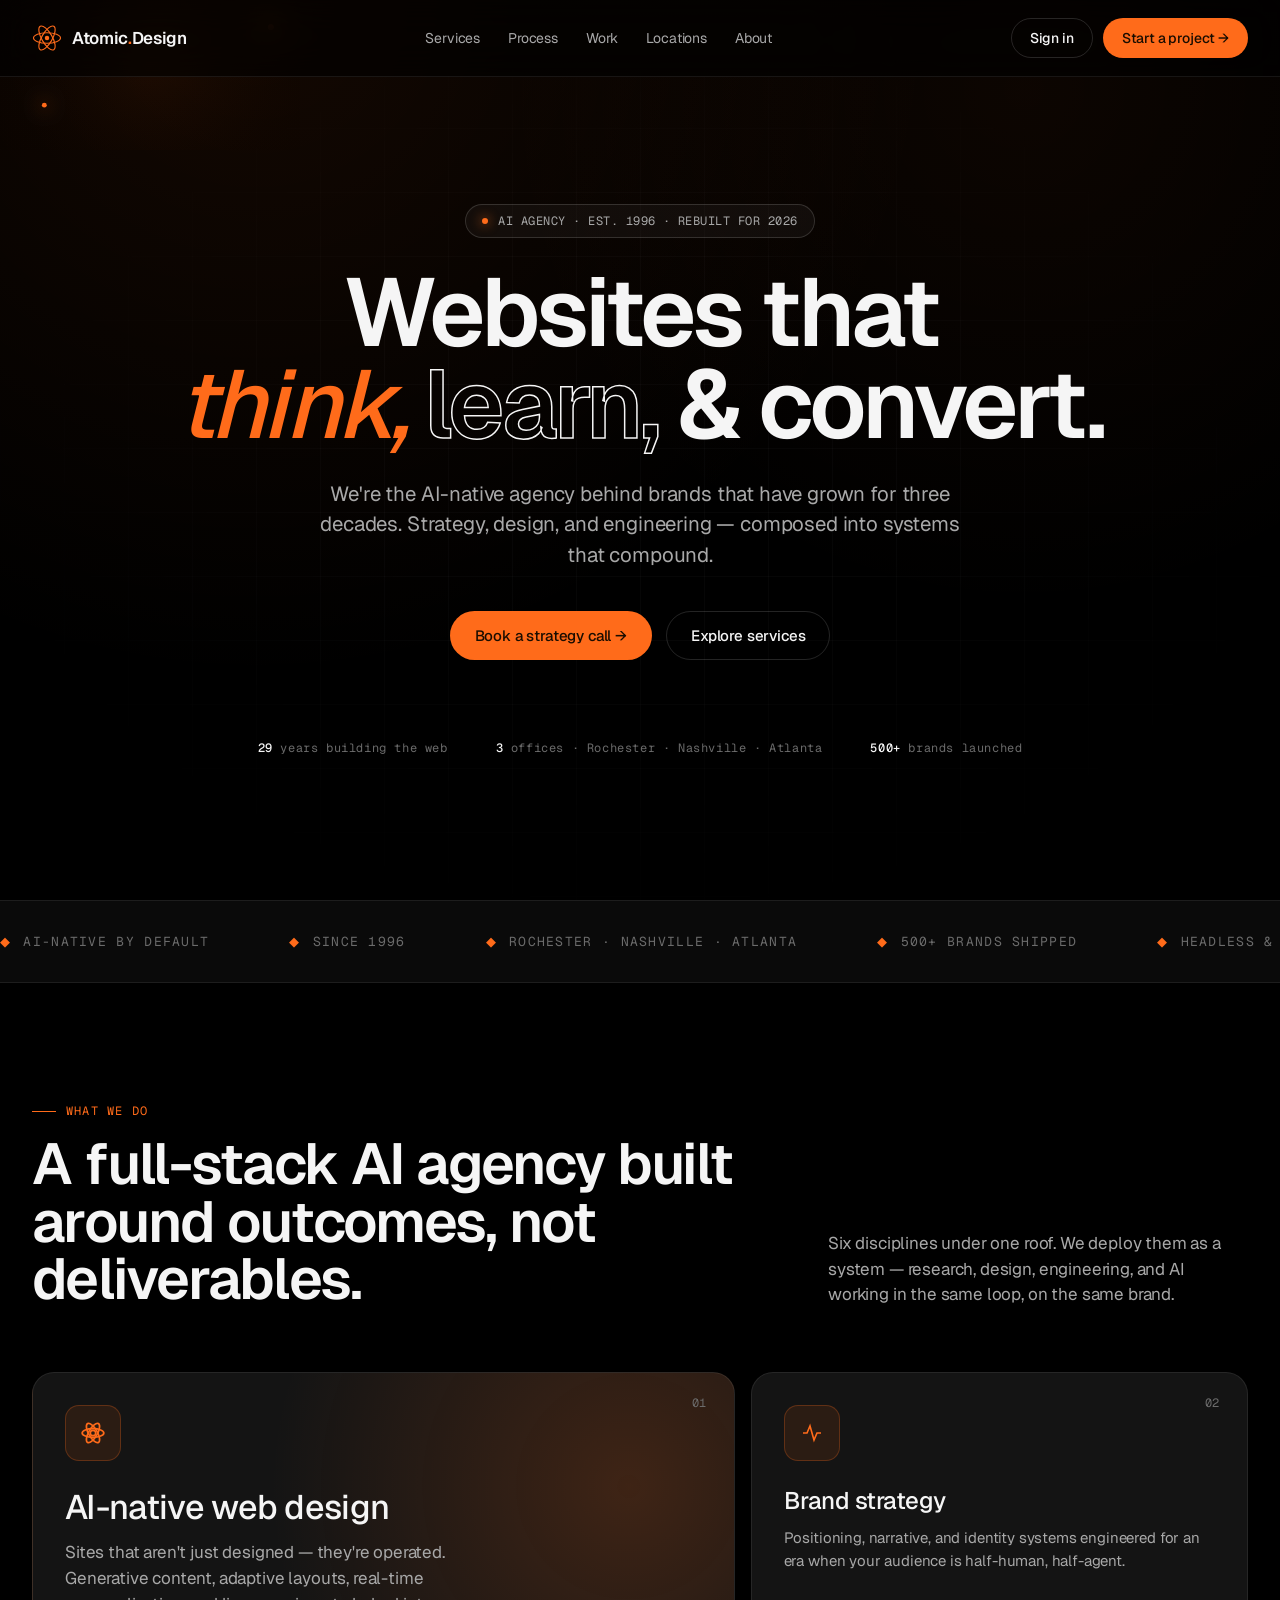
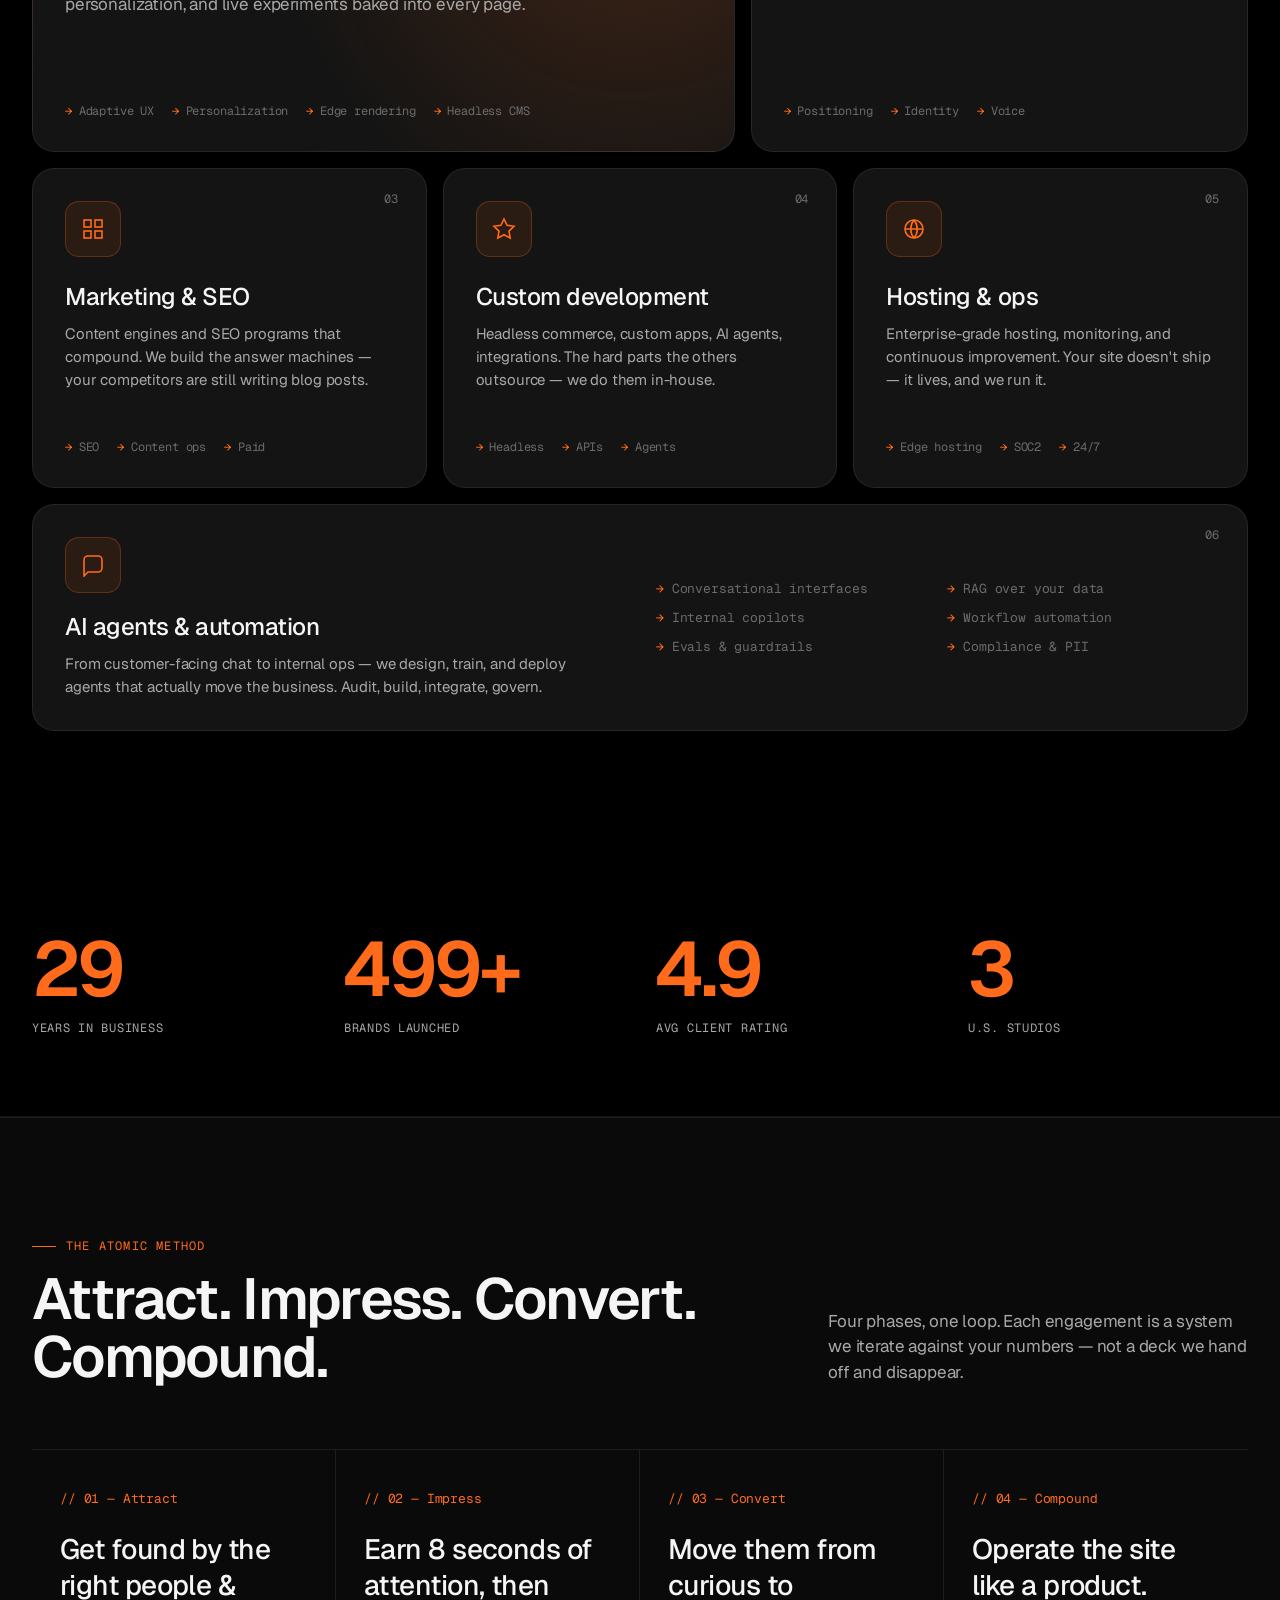
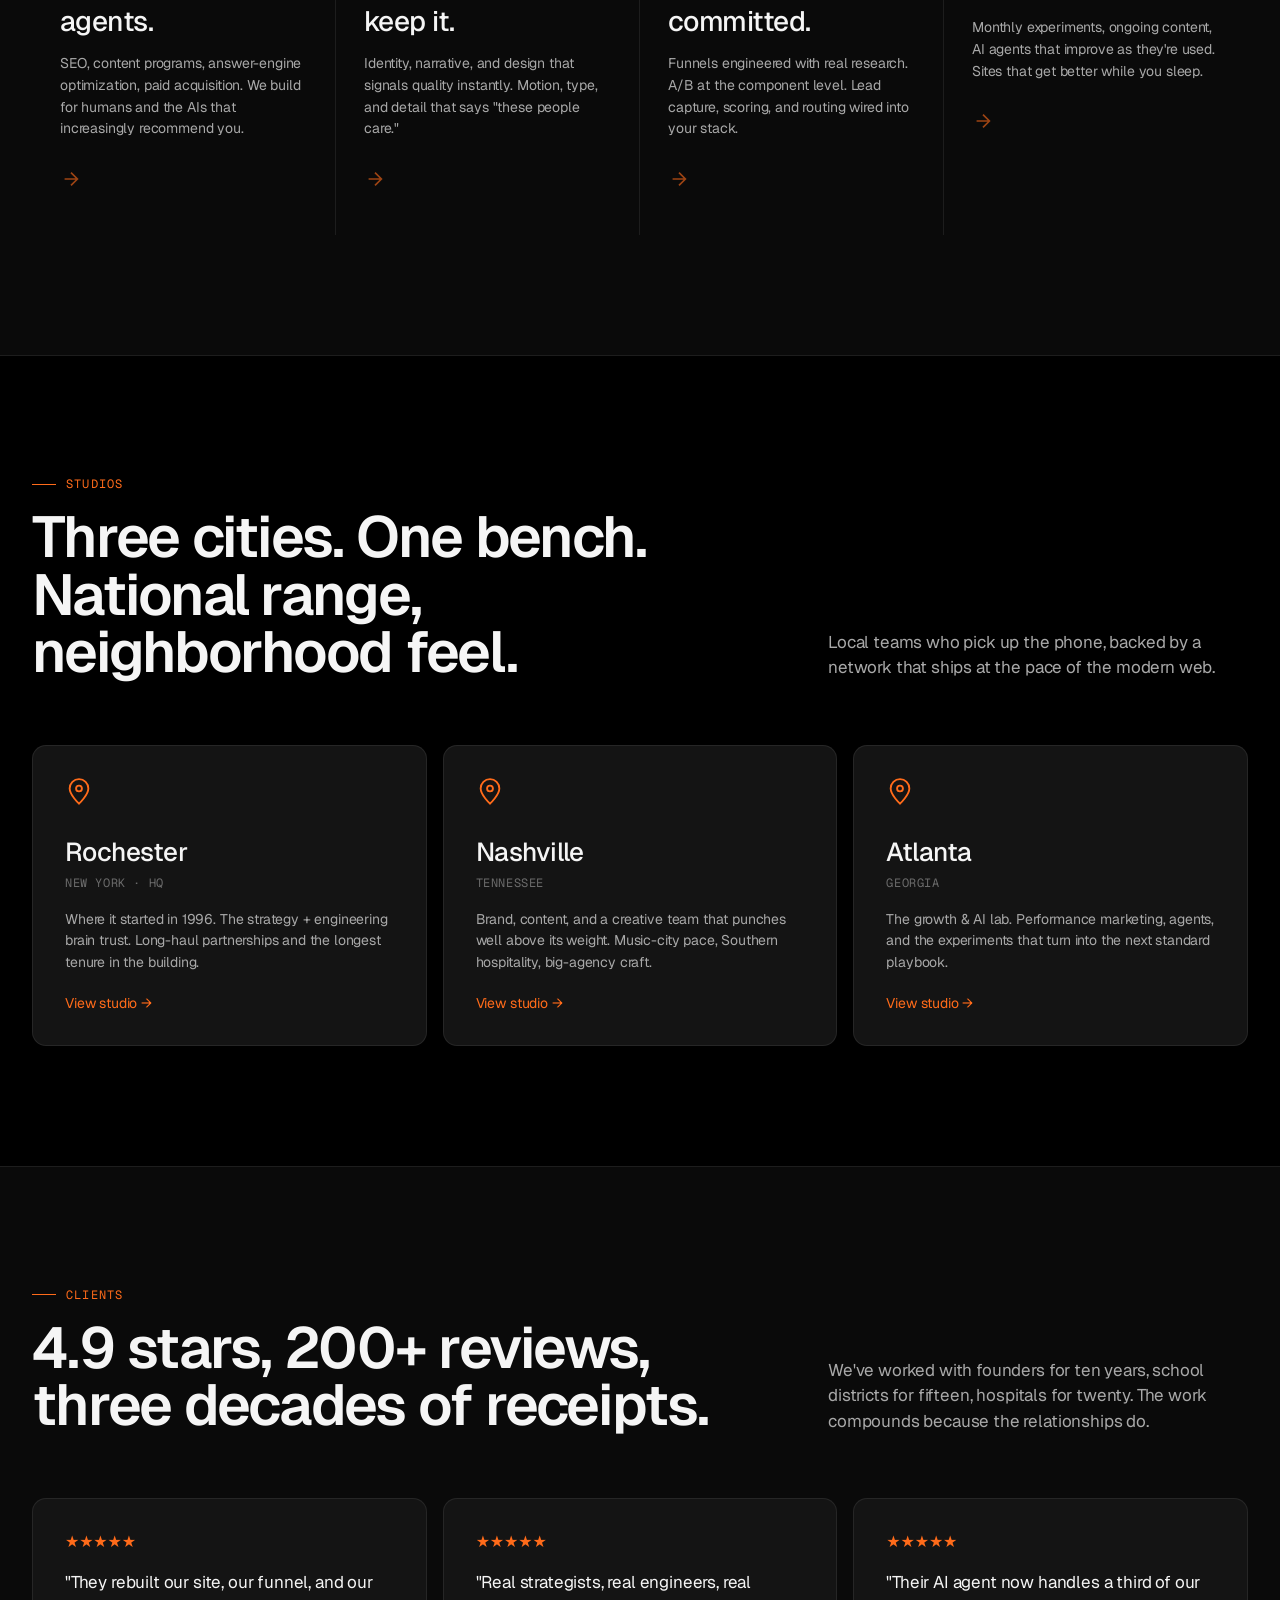
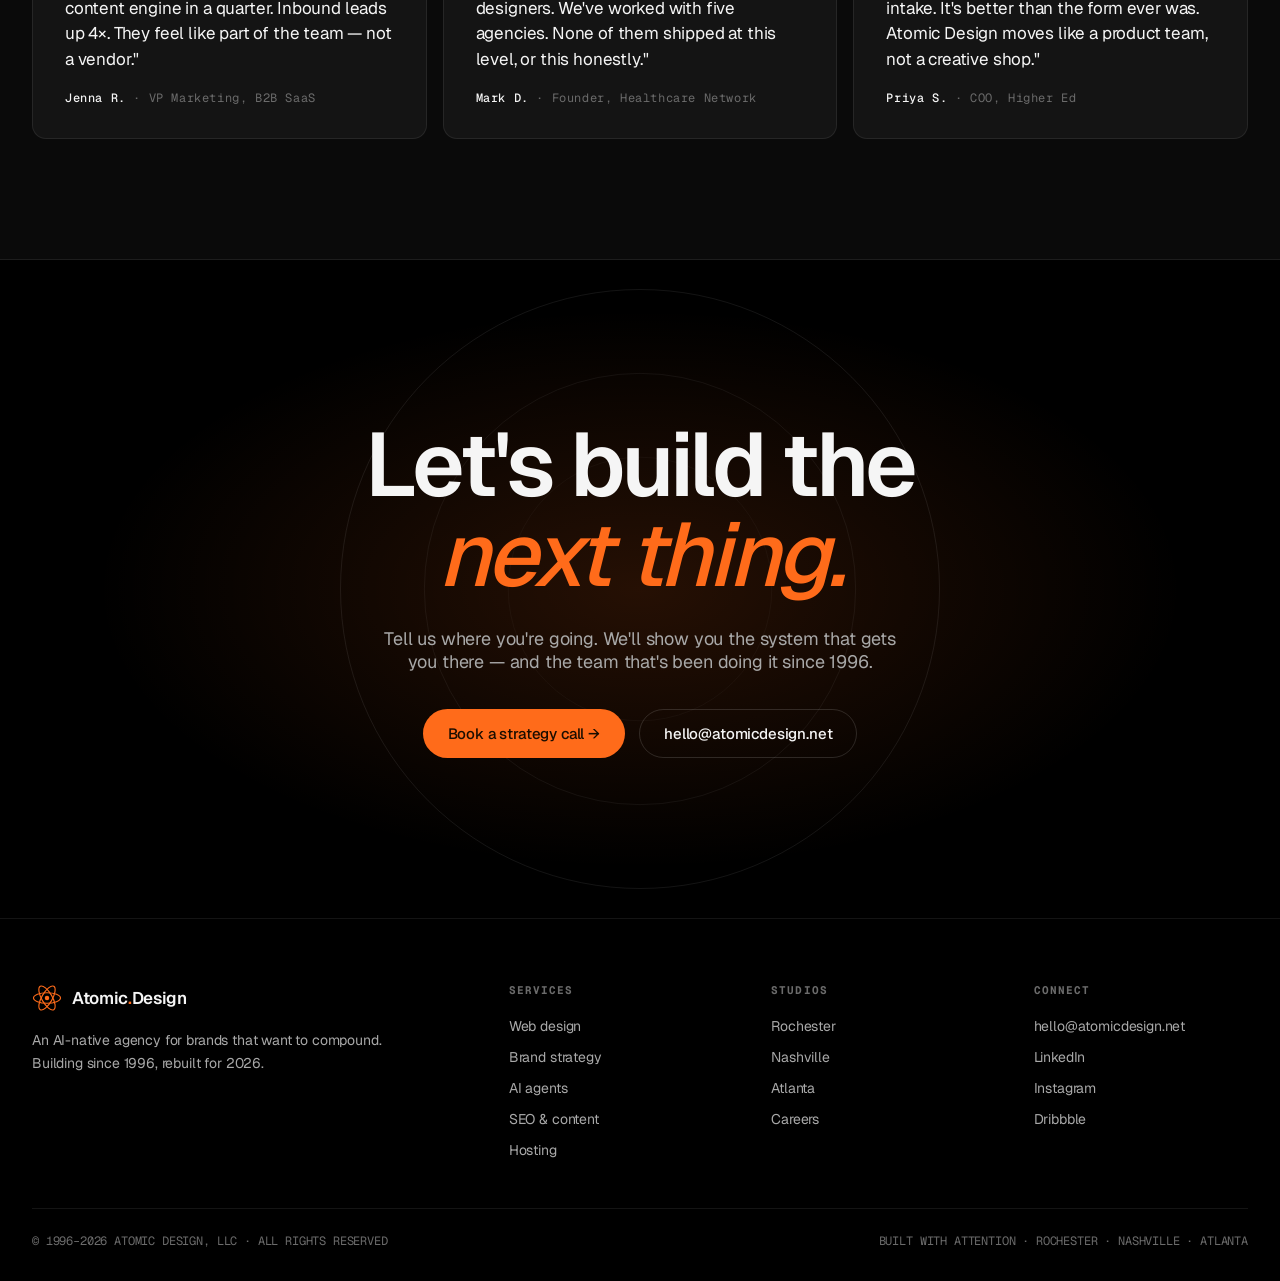
<file: Atomic Design 2026.html>
<!DOCTYPE html>
<html lang="en">
<head>
<meta charset="UTF-8" />
<meta name="viewport" content="width=device-width, initial-scale=1.0" />
<title>Atomic Design — AI Agency for Brands Built to Convert</title>
<link rel="preconnect" href="https://fonts.googleapis.com" />
<link rel="preconnect" href="https://fonts.gstatic.com" crossorigin />
<link href="https://fonts.googleapis.com/css2?family=Geist:wght@300;400;500;600;700&family=Geist+Mono:wght@400;500&display=swap" rel="stylesheet" />
<link rel="stylesheet" href="styles.css" />
</head>
<body>

<!-- === NAV === -->
<header class="nav" data-screen-label="Nav">
  <a class="nav-logo" href="#">
    <svg viewBox="0 0 40 40" fill="none" aria-hidden="true">
      <circle cx="20" cy="20" r="3" fill="#ff6b1a"/>
      <ellipse cx="20" cy="20" rx="18" ry="7" stroke="#ff6b1a" stroke-width="1.5"/>
      <ellipse cx="20" cy="20" rx="18" ry="7" stroke="#ff6b1a" stroke-width="1.5" transform="rotate(60 20 20)"/>
      <ellipse cx="20" cy="20" rx="18" ry="7" stroke="#ff6b1a" stroke-width="1.5" transform="rotate(120 20 20)"/>
    </svg>
    <span>Atomic<span class="dot">.</span>Design</span>
  </a>
  <nav class="nav-links">
    <a href="#services">Services</a>
    <a href="#process">Process</a>
    <a href="#work">Work</a>
    <a href="#locations">Locations</a>
    <a href="#about">About</a>
  </nav>
  <div class="nav-cta">
    <a href="#" class="btn btn-ghost">Sign in</a>
    <a href="#cta" class="btn btn-primary">Start a project →</a>
  </div>
</header>

<!-- === HERO === -->
<section class="hero" data-screen-label="01 Hero">
  <canvas id="hero-canvas" class="hero-canvas" aria-hidden="true"></canvas>
  <div class="hero-content">
    <div class="eyebrow"><span class="pulse"></span> AI AGENCY · EST. 1996 · REBUILT FOR 2026</div>
    <h1>
      Websites that<br/>
      <span class="accent">think,</span> <span class="stroke">learn,</span> &amp; convert.
    </h1>
    <p class="lede">
      We're the AI-native agency behind brands that have grown for three decades. Strategy, design, and engineering — composed into systems that compound.
    </p>
    <div class="hero-actions">
      <a href="#cta" class="btn btn-primary btn-lg">Book a strategy call →</a>
      <a href="#services" class="btn btn-ghost btn-lg">Explore services</a>
    </div>
    <div class="hero-meta">
      <span><strong>29</strong> years building the web</span>
      <span><strong>3</strong> offices · Rochester · Nashville · Atlanta</span>
      <span><strong>500+</strong> brands launched</span>
    </div>
  </div>
</section>

<!-- === MARQUEE === -->
<div class="marquee" aria-hidden="true">
  <div class="marquee-track" id="marquee-track">
    <!-- duplicated in JS for seamless loop, but we'll inline twice -->
  </div>
</div>

<!-- === SERVICES === -->
<section class="services" id="services" data-screen-label="02 Services">
  <div class="wrap">
    <div class="section-head reveal">
      <div>
        <div class="section-tag">What we do</div>
        <h2 class="section-title">A full-stack AI agency built around outcomes, not deliverables.</h2>
      </div>
      <p class="section-sub">Six disciplines under one roof. We deploy them as a system — research, design, engineering, and AI working in the same loop, on the same brand.</p>
    </div>

    <div class="service-grid">
      <!-- Feature service -->
      <div class="service service-feature span-7 reveal">
        <div>
          <div class="service-glyph">
            <svg width="26" height="26" viewBox="0 0 24 24" fill="none" stroke="currentColor" stroke-width="1.6">
              <circle cx="12" cy="12" r="2.5"/>
              <ellipse cx="12" cy="12" rx="10" ry="4"/>
              <ellipse cx="12" cy="12" rx="10" ry="4" transform="rotate(60 12 12)"/>
              <ellipse cx="12" cy="12" rx="10" ry="4" transform="rotate(120 12 12)"/>
            </svg>
          </div>
          <span class="service-num">01</span>
          <h3>AI-native web design</h3>
          <p>Sites that aren't just designed — they're operated. Generative content, adaptive layouts, real-time personalization, and live experiments baked into every page.</p>
        </div>
        <div class="service-foot">
          <span>Adaptive UX</span><span>Personalization</span><span>Edge rendering</span><span>Headless CMS</span>
        </div>
      </div>

      <div class="service span-5 reveal reveal-d2">
        <div>
          <div class="service-glyph">
            <svg width="24" height="24" viewBox="0 0 24 24" fill="none" stroke="currentColor" stroke-width="1.6"><path d="M3 12h4l3-7 4 14 3-7h4"/></svg>
          </div>
          <span class="service-num">02</span>
          <h3>Brand strategy</h3>
          <p>Positioning, narrative, and identity systems engineered for an era when your audience is half-human, half-agent.</p>
        </div>
        <div class="service-foot"><span>Positioning</span><span>Identity</span><span>Voice</span></div>
      </div>

      <div class="service span-4 reveal">
        <div>
          <div class="service-glyph">
            <svg width="24" height="24" viewBox="0 0 24 24" fill="none" stroke="currentColor" stroke-width="1.6"><rect x="3" y="3" width="7" height="7"/><rect x="14" y="3" width="7" height="7"/><rect x="3" y="14" width="7" height="7"/><rect x="14" y="14" width="7" height="7"/></svg>
          </div>
          <span class="service-num">03</span>
          <h3>Marketing &amp; SEO</h3>
          <p>Content engines and SEO programs that compound. We build the answer machines — your competitors are still writing blog posts.</p>
        </div>
        <div class="service-foot"><span>SEO</span><span>Content ops</span><span>Paid</span></div>
      </div>

      <div class="service span-4 reveal reveal-d2">
        <div>
          <div class="service-glyph">
            <svg width="24" height="24" viewBox="0 0 24 24" fill="none" stroke="currentColor" stroke-width="1.6"><path d="M12 2l3.09 6.26L22 9.27l-5 4.87 1.18 6.88L12 17.77l-6.18 3.25L7 14.14 2 9.27l6.91-1.01L12 2z"/></svg>
          </div>
          <span class="service-num">04</span>
          <h3>Custom development</h3>
          <p>Headless commerce, custom apps, AI agents, integrations. The hard parts the others outsource — we do them in-house.</p>
        </div>
        <div class="service-foot"><span>Headless</span><span>APIs</span><span>Agents</span></div>
      </div>

      <div class="service span-4 reveal reveal-d3">
        <div>
          <div class="service-glyph">
            <svg width="24" height="24" viewBox="0 0 24 24" fill="none" stroke="currentColor" stroke-width="1.6"><circle cx="12" cy="12" r="9"/><path d="M3 12h18M12 3a14 14 0 010 18M12 3a14 14 0 000 18"/></svg>
          </div>
          <span class="service-num">05</span>
          <h3>Hosting &amp; ops</h3>
          <p>Enterprise-grade hosting, monitoring, and continuous improvement. Your site doesn't ship — it lives, and we run it.</p>
        </div>
        <div class="service-foot"><span>Edge hosting</span><span>SOC2</span><span>24/7</span></div>
      </div>

      <div class="service span-12 reveal" style="min-height: 220px; display: grid; grid-template-columns: 1fr 1fr; gap: 32px; align-items: center;">
        <div>
          <span class="service-num">06</span>
          <div class="service-glyph" style="margin-bottom: 18px;">
            <svg width="24" height="24" viewBox="0 0 24 24" fill="none" stroke="currentColor" stroke-width="1.6"><path d="M21 15a4 4 0 01-4 4H7l-4 4V7a4 4 0 014-4h10a4 4 0 014 4z"/></svg>
          </div>
          <h3>AI agents &amp; automation</h3>
          <p style="max-width: 520px;">From customer-facing chat to internal ops — we design, train, and deploy agents that actually move the business. Audit, build, integrate, govern.</p>
        </div>
        <div class="service-foot" style="margin-top: 0; font-size: 13px; display: grid; grid-template-columns: repeat(2, 1fr); gap: 12px 24px;">
          <span>Conversational interfaces</span>
          <span>RAG over your data</span>
          <span>Internal copilots</span>
          <span>Workflow automation</span>
          <span>Evals &amp; guardrails</span>
          <span>Compliance &amp; PII</span>
        </div>
      </div>
    </div>
  </div>
</section>

<!-- === STATS === -->
<section class="stats" data-screen-label="03 Stats">
  <div class="stat-grid">
    <div class="stat reveal"><div class="num"><span data-count="29" data-suffix="">0</span></div><div class="label">Years in business</div></div>
    <div class="stat reveal reveal-d2"><div class="num"><span data-count="500" data-suffix="+">0</span></div><div class="label">Brands launched</div></div>
    <div class="stat reveal reveal-d3"><div class="num"><span data-count="4.9" data-suffix="" data-decimals="1">0</span></div><div class="label">Avg client rating</div></div>
    <div class="stat reveal reveal-d4"><div class="num"><span data-count="3" data-suffix="">0</span></div><div class="label">U.S. studios</div></div>
  </div>
</section>

<!-- === PROCESS === -->
<section class="process" id="process" data-screen-label="04 Process">
  <div class="wrap">
    <div class="section-head reveal">
      <div>
        <div class="section-tag">The Atomic Method</div>
        <h2 class="section-title">Attract. Impress. Convert. Compound.</h2>
      </div>
      <p class="section-sub">Four phases, one loop. Each engagement is a system we iterate against your numbers — not a deck we hand off and disappear.</p>
    </div>

    <div class="process-grid">
      <div class="process-step reveal">
        <div class="num">// 01 — Attract</div>
        <h4>Get found by the right people &amp; agents.</h4>
        <p>SEO, content programs, answer-engine optimization, paid acquisition. We build for humans and the AIs that increasingly recommend you.</p>
        <div class="ico"><svg width="22" height="22" viewBox="0 0 24 24" fill="none" stroke="currentColor" stroke-width="1.8"><path d="M5 12h14M12 5l7 7-7 7"/></svg></div>
      </div>
      <div class="process-step reveal reveal-d2">
        <div class="num">// 02 — Impress</div>
        <h4>Earn 8 seconds of attention, then keep it.</h4>
        <p>Identity, narrative, and design that signals quality instantly. Motion, type, and detail that says "these people care."</p>
        <div class="ico"><svg width="22" height="22" viewBox="0 0 24 24" fill="none" stroke="currentColor" stroke-width="1.8"><path d="M5 12h14M12 5l7 7-7 7"/></svg></div>
      </div>
      <div class="process-step reveal reveal-d3">
        <div class="num">// 03 — Convert</div>
        <h4>Move them from curious to committed.</h4>
        <p>Funnels engineered with real research. A/B at the component level. Lead capture, scoring, and routing wired into your stack.</p>
        <div class="ico"><svg width="22" height="22" viewBox="0 0 24 24" fill="none" stroke="currentColor" stroke-width="1.8"><path d="M5 12h14M12 5l7 7-7 7"/></svg></div>
      </div>
      <div class="process-step reveal reveal-d4">
        <div class="num">// 04 — Compound</div>
        <h4>Operate the site like a product.</h4>
        <p>Monthly experiments, ongoing content, AI agents that improve as they're used. Sites that get better while you sleep.</p>
        <div class="ico"><svg width="22" height="22" viewBox="0 0 24 24" fill="none" stroke="currentColor" stroke-width="1.8"><path d="M5 12h14M12 5l7 7-7 7"/></svg></div>
      </div>
    </div>
  </div>
</section>

<!-- === LOCATIONS === -->
<section class="locations" id="locations" data-screen-label="05 Locations">
  <div class="wrap">
    <div class="section-head reveal">
      <div>
        <div class="section-tag">Studios</div>
        <h2 class="section-title">Three cities. One bench. National range, neighborhood feel.</h2>
      </div>
      <p class="section-sub">Local teams who pick up the phone, backed by a network that ships at the pace of the modern web.</p>
    </div>

    <div class="loc-grid">
      <div class="loc reveal">
        <div class="pin">
          <svg width="28" height="28" viewBox="0 0 24 24" fill="none" stroke="currentColor" stroke-width="1.6"><path d="M12 22s-8-7.5-8-13a8 8 0 1116 0c0 5.5-8 13-8 13z"/><circle cx="12" cy="9" r="2.5"/></svg>
        </div>
        <h4>Rochester</h4>
        <div class="region">NEW YORK · HQ</div>
        <p>Where it started in 1996. The strategy + engineering brain trust. Long-haul partnerships and the longest tenure in the building.</p>
        <a href="#">View studio →</a>
      </div>
      <div class="loc reveal reveal-d2">
        <div class="pin">
          <svg width="28" height="28" viewBox="0 0 24 24" fill="none" stroke="currentColor" stroke-width="1.6"><path d="M12 22s-8-7.5-8-13a8 8 0 1116 0c0 5.5-8 13-8 13z"/><circle cx="12" cy="9" r="2.5"/></svg>
        </div>
        <h4>Nashville</h4>
        <div class="region">TENNESSEE</div>
        <p>Brand, content, and a creative team that punches well above its weight. Music-city pace, Southern hospitality, big-agency craft.</p>
        <a href="#">View studio →</a>
      </div>
      <div class="loc reveal reveal-d3">
        <div class="pin">
          <svg width="28" height="28" viewBox="0 0 24 24" fill="none" stroke="currentColor" stroke-width="1.6"><path d="M12 22s-8-7.5-8-13a8 8 0 1116 0c0 5.5-8 13-8 13z"/><circle cx="12" cy="9" r="2.5"/></svg>
        </div>
        <h4>Atlanta</h4>
        <div class="region">GEORGIA</div>
        <p>The growth &amp; AI lab. Performance marketing, agents, and the experiments that turn into the next standard playbook.</p>
        <a href="#">View studio →</a>
      </div>
    </div>
  </div>
</section>

<!-- === REVIEWS === -->
<section class="reviews" data-screen-label="06 Reviews">
  <div class="wrap">
    <div class="section-head reveal">
      <div>
        <div class="section-tag">Clients</div>
        <h2 class="section-title">4.9 stars, 200+ reviews, three decades of receipts.</h2>
      </div>
      <p class="section-sub">We've worked with founders for ten years, school districts for fifteen, hospitals for twenty. The work compounds because the relationships do.</p>
    </div>

    <div class="review-grid">
      <div class="review reveal">
        <div class="stars">★★★★★</div>
        <blockquote>"They rebuilt our site, our funnel, and our content engine in a quarter. Inbound leads up 4×. They feel like part of the team — not a vendor."</blockquote>
        <cite><strong>Jenna R.</strong> · VP Marketing, B2B SaaS</cite>
      </div>
      <div class="review reveal reveal-d2">
        <div class="stars">★★★★★</div>
        <blockquote>"Real strategists, real engineers, real designers. We've worked with five agencies. None of them shipped at this level, or this honestly."</blockquote>
        <cite><strong>Mark D.</strong> · Founder, Healthcare Network</cite>
      </div>
      <div class="review reveal reveal-d3">
        <div class="stars">★★★★★</div>
        <blockquote>"Their AI agent now handles a third of our intake. It's better than the form ever was. Atomic Design moves like a product team, not a creative shop."</blockquote>
        <cite><strong>Priya S.</strong> · COO, Higher Ed</cite>
      </div>
    </div>
  </div>
</section>

<!-- === BIG CTA === -->
<section class="cta" id="cta" data-screen-label="07 CTA">
  <div class="cta-orb" aria-hidden="true"></div>
  <div class="wrap" style="position: relative; z-index: 1;">
    <div class="reveal">
      <h2>Let's build the<br/><span class="accent">next thing.</span></h2>
      <p>Tell us where you're going. We'll show you the system that gets you there — and the team that's been doing it since 1996.</p>
      <div class="hero-actions" style="margin-top: 8px;">
        <a href="#" class="btn btn-primary btn-lg">Book a strategy call →</a>
        <a href="#" class="btn btn-ghost btn-lg">hello@atomicdesign.net</a>
      </div>
    </div>
  </div>
</section>

<!-- === FOOTER === -->
<footer data-screen-label="08 Footer">
  <div class="foot-grid">
    <div class="foot-brand">
      <a class="nav-logo" href="#">
        <svg viewBox="0 0 40 40" fill="none" aria-hidden="true">
          <circle cx="20" cy="20" r="3" fill="#ff6b1a"/>
          <ellipse cx="20" cy="20" rx="18" ry="7" stroke="#ff6b1a" stroke-width="1.5"/>
          <ellipse cx="20" cy="20" rx="18" ry="7" stroke="#ff6b1a" stroke-width="1.5" transform="rotate(60 20 20)"/>
          <ellipse cx="20" cy="20" rx="18" ry="7" stroke="#ff6b1a" stroke-width="1.5" transform="rotate(120 20 20)"/>
        </svg>
        <span>Atomic<span class="dot">.</span>Design</span>
      </a>
      <p>An AI-native agency for brands that want to compound. Building since 1996, rebuilt for 2026.</p>
    </div>
    <div class="foot-col">
      <h5>Services</h5>
      <ul>
        <li><a href="#">Web design</a></li>
        <li><a href="#">Brand strategy</a></li>
        <li><a href="#">AI agents</a></li>
        <li><a href="#">SEO &amp; content</a></li>
        <li><a href="#">Hosting</a></li>
      </ul>
    </div>
    <div class="foot-col">
      <h5>Studios</h5>
      <ul>
        <li><a href="#">Rochester</a></li>
        <li><a href="#">Nashville</a></li>
        <li><a href="#">Atlanta</a></li>
        <li><a href="#">Careers</a></li>
      </ul>
    </div>
    <div class="foot-col">
      <h5>Connect</h5>
      <ul>
        <li><a href="#">hello@atomicdesign.net</a></li>
        <li><a href="#">LinkedIn</a></li>
        <li><a href="#">Instagram</a></li>
        <li><a href="#">Dribbble</a></li>
      </ul>
    </div>
  </div>
  <div class="foot-bottom">
    <span>© 1996–2026 ATOMIC DESIGN, LLC · ALL RIGHTS RESERVED</span>
    <span>BUILT WITH ATTENTION · ROCHESTER · NASHVILLE · ATLANTA</span>
  </div>
</footer>

<script>
// Build marquee
(function() {
  const items = [
    "AI-native by default",
    "Since 1996",
    "Rochester · Nashville · Atlanta",
    "500+ brands shipped",
    "Headless &amp; edge-first",
    "Custom agents on every project",
    "4.9★ average",
    "Strategy → Design → Engineering → Ops",
  ];
  const track = document.getElementById("marquee-track");
  const fragment = items.map(t => `<span class="marquee-item"><span class="dot">◆</span> ${t}</span>`).join("");
  track.innerHTML = fragment + fragment;
})();
</script>
<script src="app.js"></script>
</body>
</html>
</file>
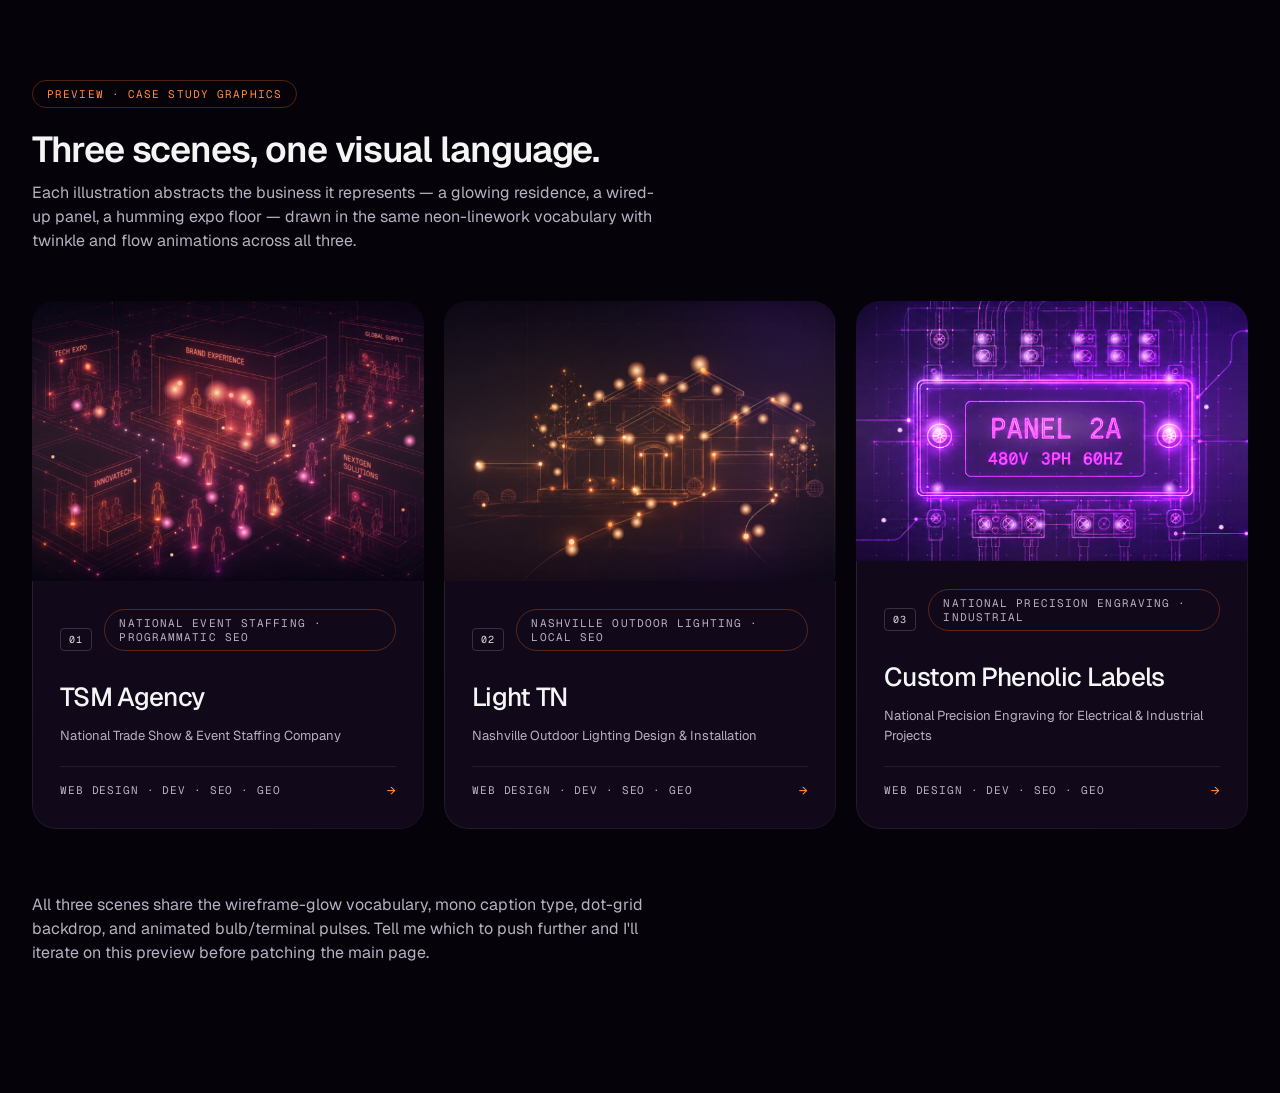
<file: case-study-graphics-preview.html>
<!DOCTYPE html>
<html lang="en">
<head>
<meta charset="UTF-8" />
<meta name="viewport" content="width=device-width, initial-scale=1.0" />
<title>Case Study Graphics — Preview</title>
<link href="https://fonts.googleapis.com/css2?family=Geist:wght@400;500;600&family=Geist+Mono:wght@400;500&display=swap" rel="stylesheet" />
<style>
  :root {
    --bg: #050309;
    --surface: #11091a;
    --line: rgba(255,255,255,0.08);
    --line-2: rgba(255,255,255,0.16);
    --text: #f5f5f5;
    --text-2: #b8b0c2;
    --text-3: #6e6679;
  }
  * { box-sizing: border-box; margin: 0; padding: 0; }
  html, body { background: var(--bg); color: var(--text); font-family: "Geist", sans-serif; min-height: 100vh; }
  body::before {
    content: ""; position: fixed; inset: -10%;
    background:
      radial-gradient(40% 35% at 18% 12%, rgba(255, 107, 26, 0.16), transparent 60%),
      radial-gradient(35% 30% at 82% 8%, rgba(255, 61, 165, 0.12), transparent 60%),
      radial-gradient(45% 40% at 50% 80%, rgba(138, 61, 240, 0.14), transparent 65%);
    filter: blur(20px); z-index: -1; pointer-events: none;
  }
  .page { max-width: 1280px; margin: 0 auto; padding: 80px 32px; }
  h1 { font-size: 36px; font-weight: 600; letter-spacing: -0.03em; margin-bottom: 8px; }
  .sub { color: var(--text-2); font-size: 16px; margin-bottom: 48px; max-width: 640px; line-height: 1.5; }
  .tag {
    display: inline-block; font-family: "Geist Mono", monospace; font-size: 11px;
    letter-spacing: 0.1em; text-transform: uppercase; color: #ff8a3d;
    padding: 6px 14px; border: 1px solid rgba(255,107,26,0.3); border-radius: 999px;
    margin-bottom: 18px;
  }

  .work-grid { display: grid; grid-template-columns: repeat(3, 1fr); gap: 20px; }

  .work-card {
    position: relative;
    background: var(--surface);
    border-radius: 24px;
    overflow: hidden;
    min-height: 380px;
    display: flex; flex-direction: column;
    isolation: isolate;
  }
  .work-card::before {
    content: ""; position: absolute; inset: 0; border-radius: inherit; padding: 1px;
    background: linear-gradient(135deg, rgba(255,255,255,0.12), rgba(255,255,255,0.04));
    -webkit-mask: linear-gradient(#000 0 0) content-box, linear-gradient(#000 0 0);
    -webkit-mask-composite: xor; mask-composite: exclude;
    pointer-events: none;
  }

  .visual {
    position: relative; flex: 1; min-height: 260px; padding: 28px;
    display: flex; flex-direction: column; justify-content: space-between; align-items: flex-start;
    overflow: hidden;
    background: #0c0613;
  }
  .visual::before {
    content: "";
    position: absolute; inset: 0;
    background:
      radial-gradient(circle at 50% 100%, var(--accent-1), transparent 60%),
      radial-gradient(circle at 50% 0%, var(--accent-2), transparent 70%),
      linear-gradient(180deg, #14091e 0%, #0a0410 100%);
    z-index: 0;
  }
  .visual > * { position: relative; z-index: 3; }

  /* Base reference image */
  .visual .ref {
    position: absolute; inset: 0; width: 100%; height: 100%;
    object-fit: cover; z-index: 1;
    animation: refDrift 14s ease-in-out infinite alternate;
    will-change: transform;
  }
  /* Overlay SVG for animated glow dots */
  .visual svg.overlay {
    position: absolute; inset: 0; width: 100%; height: 100%; z-index: 2;
    mix-blend-mode: screen; pointer-events: none;
  }
  /* Vignette + soft glow on top of ref */
  .visual::after {
    content: ""; position: absolute; inset: 0; z-index: 2; pointer-events: none;
    background:
      radial-gradient(120% 90% at 50% 50%, transparent 55%, rgba(8,3,16,0.55) 100%);
  }
  /* scan shimmer */
  .visual .shimmer {
    position: absolute; inset: 0; z-index: 2; pointer-events: none;
    background: linear-gradient(180deg, transparent 0%, rgba(255,200,160,0.05) 50%, transparent 100%);
    animation: shimmer 6s ease-in-out infinite;
    mix-blend-mode: screen;
  }
  @keyframes refDrift {
    0%   { transform: scale(1.04) translate(0, 0); }
    100% { transform: scale(1.06) translate(-1%, -1%); }
  }
  @keyframes shimmer {
    0%, 100% { transform: translateY(-40%); opacity: 0; }
    50%      { transform: translateY(40%); opacity: 1; }
  }
  .visual .shimmer {
    background: linear-gradient(180deg, transparent 0%, rgba(255,200,160,0.10) 50%, transparent 100%) !important;
  }

  .work-card[data-accent="orange"]  { --accent-1: rgba(255, 138, 61, 0.20); --accent-2: rgba(255, 61, 165, 0.06); }
  .work-card[data-accent="magenta"] { --accent-1: rgba(180, 61, 240, 0.22); --accent-2: rgba(255, 61, 165, 0.05); }
  .work-card[data-accent="magenta"] .ref { filter: brightness(2.2) saturate(1.3) contrast(1.15); mix-blend-mode: lighten; }
  .work-card[data-accent="red"]     { --accent-1: rgba(255, 61, 100, 0.18); --accent-2: rgba(255, 107, 26, 0.06); }

  .body { padding: 28px 28px 30px; display: flex; flex-direction: column; gap: 14px; background: var(--surface); }
  .meta {
    display: flex; align-items: center; gap: 12px;
    font-family: "Geist Mono", monospace; font-size: 11px;
    letter-spacing: 0.1em; text-transform: uppercase;
    color: var(--text-3);
  }
  .meta .num {
    color: rgba(255,255,255,0.85);
    padding: 4px 8px;
    border: 1px solid var(--line-2);
    border-radius: 4px;
    font-size: 10px;
    letter-spacing: 0.12em;
  }
  .meta .tag { color: var(--text-2); }
  .body h3 { font-size: 26px; font-weight: 500; letter-spacing: -0.025em; line-height: 1.1; }
  .body p { color: var(--text-2); font-size: 13px; line-height: 1.55; }
  .body .link {
    margin-top: 6px;
    padding-top: 14px;
    border-top: 1px solid var(--line);
    font-family: "Geist Mono", monospace; font-size: 11px;
    letter-spacing: 0.08em; text-transform: uppercase; color: var(--text-2);
    display: inline-flex; align-items: center; justify-content: space-between; gap: 8px;
  }
  .body .link .arr { color: #ff8a3d; font-size: 14px; }

  /* ===== Shared animation primitives ===== */
  @keyframes twinkle {
    0%, 100% { opacity: 0.45; }
    50%      { opacity: 1; }
  }
  @keyframes twinkleSoft {
    0%, 100% { opacity: 0.35; }
    50%      { opacity: 0.85; }
  }
  @keyframes breathe {
    0%, 100% { opacity: 0.7; }
    50%      { opacity: 1; }
  }
  @keyframes drift {
    0%, 100% { transform: translateY(0); }
    50%      { transform: translateY(-2px); }
  }
  @keyframes flowDash {
    to { stroke-dashoffset: -40; }
  }
  @keyframes flowDashLong {
    to { stroke-dashoffset: -120; }
  }

  /* ===== Light TN — house with bulbs ===== */
  .v-house .bulb {
    animation: twinkle 2.6s ease-in-out infinite;
    transform-origin: center; transform-box: fill-box;
  }
  .v-house .bulb-glow {
    animation: twinkle 2.6s ease-in-out infinite;
  }
  .v-house .bulb-big {
    animation: twinkle 3.4s ease-in-out infinite;
  }
  .v-house .house-line {
    stroke-dasharray: 4 4;
    animation: flowDash 8s linear infinite;
  }
  .v-house .path-line {
    stroke-dasharray: 2 6;
    animation: flowDashLong 6s linear infinite reverse;
  }

  /* ===== CPL — electrical panel ===== */
  .v-panel .terminal {
    animation: twinkleSoft 2.8s ease-in-out infinite;
    transform-origin: center; transform-box: fill-box;
  }
  .v-panel .label-plate {
    animation: breathe 3s ease-in-out infinite;
  }
  .v-panel .conduit {
    stroke-dasharray: 3 6;
    animation: flowDash 5s linear infinite;
  }
  .v-panel .screw {
    animation: twinkleSoft 3.6s ease-in-out infinite;
    transform-origin: center; transform-box: fill-box;
  }

  /* ===== TSM — isometric booths ===== */
  .v-tsm .booth-glow {
    animation: breathe 3.4s ease-in-out infinite;
  }
  .v-tsm .floor-line {
    stroke-dasharray: 2 5;
    animation: flowDash 6s linear infinite;
  }
  .v-tsm .person-dot {
    animation: twinkle 2.4s ease-in-out infinite;
    transform-origin: center; transform-box: fill-box;
  }
  .v-tsm .booth-light {
    animation: twinkle 3s ease-in-out infinite;
    transform-origin: center; transform-box: fill-box;
  }

  /* ===== Overlay glow animations (used on top of ref images) ===== */
  .overlay .glow {
    animation: glowPulse 2.0s ease-in-out infinite;
    transform-origin: center; transform-box: fill-box;
    will-change: opacity, transform;
  }
  .overlay .firefly {
    animation: fireflyTwinkle 1.6s ease-in-out infinite;
    transform-origin: center; transform-box: fill-box;
  }
  .overlay .plate-pulse {
    animation: platePulse 2.6s ease-in-out infinite;
    transform-origin: center; transform-box: fill-box;
  }
  .overlay .ping {
    animation: ping 2.6s ease-out infinite;
    transform-origin: center; transform-box: fill-box;
    opacity: 0;
    fill: none;
    stroke-width: 2;
  }
  @keyframes glowPulse {
    0%, 100% { opacity: 0.25; transform: scale(0.7); }
    50%      { opacity: 1;    transform: scale(1.6); }
  }
  @keyframes fireflyTwinkle {
    0%, 100% { opacity: 0.15; transform: scale(0.4); }
    50%      { opacity: 1;    transform: scale(1.7); }
  }
  @keyframes platePulse {
    0%, 100% { opacity: 0.25; transform: scale(0.94); }
    50%      { opacity: 0.7;  transform: scale(1.08); }
  }
  @keyframes ping {
    0%   { opacity: 0.9; transform: scale(0.3); }
    80%  { opacity: 0;   transform: scale(2.6); }
    100% { opacity: 0;   transform: scale(2.6); }
  }

  /* per-element delay helpers */
  .d0  { animation-delay: 0.00s !important; }
  .d1  { animation-delay: 0.18s !important; }
  .d2  { animation-delay: 0.36s !important; }
  .d3  { animation-delay: 0.54s !important; }
  .d4  { animation-delay: 0.72s !important; }
  .d5  { animation-delay: 0.90s !important; }
  .d6  { animation-delay: 1.08s !important; }
  .d7  { animation-delay: 1.26s !important; }
  .d8  { animation-delay: 1.44s !important; }
  .d9  { animation-delay: 1.62s !important; }
  .d10 { animation-delay: 1.80s !important; }
  .d11 { animation-delay: 1.98s !important; }
  .d12 { animation-delay: 2.16s !important; }
</style>
</head>
<body>
<div class="page">
  <span class="tag">Preview · Case study graphics</span>
  <h1>Three scenes, one visual language.</h1>
  <p class="sub">Each illustration abstracts the business it represents — a glowing residence, a wired-up panel, a humming expo floor — drawn in the same neon-linework vocabulary with twinkle and flow animations across all three.</p>

  <div class="work-grid">

    <!-- ============================================================
         CARD 1 — TSM (Trade show booths, isometric)
         ============================================================ -->
    <div class="work-card" data-accent="red">
      <div class="visual">
        <img class="ref" src="assets/case-booths.png" alt="" />
        <div class="shimmer"></div>
        <svg class="overlay" viewBox="0 0 1470 872" preserveAspectRatio="xMidYMid slice" aria-hidden="true">
          <defs>
            <radialGradient id="tsm-orb">
              <stop offset="0%" stop-color="#ffe4c0" stop-opacity="1"/>
              <stop offset="40%" stop-color="#ff7a4a" stop-opacity="0.8"/>
              <stop offset="100%" stop-color="#ff3d6e" stop-opacity="0"/>
            </radialGradient>
            <radialGradient id="tsm-orb-pink">
              <stop offset="0%" stop-color="#ffd0f0" stop-opacity="1"/>
              <stop offset="40%" stop-color="#ff5fa0" stop-opacity="0.8"/>
              <stop offset="100%" stop-color="#b8388a" stop-opacity="0"/>
            </radialGradient>
          </defs>
          <!-- Booth interior lights (BRAND EXPERIENCE stage spots) -->
          <g class="glow-group">
            <circle class="glow d0" cx="570" cy="275" r="38" fill="url(#tsm-orb)"/>
            <circle class="glow d2" cx="700" cy="285" r="42" fill="url(#tsm-orb)"/>
            <circle class="glow d4" cx="785" cy="300" r="38" fill="url(#tsm-orb)"/>
            <!-- ping rings for emphasis -->
            <circle class="ping d0" cx="700" cy="285" r="32" stroke="#ffd0a0"/>
            <circle class="ping d3" cx="570" cy="275" r="30" stroke="#ff7a4a"/>
          </g>
          <!-- People feet glows -->
          <g class="glow-group">
            <circle class="glow d1" cx="265" cy="325" r="22" fill="url(#tsm-orb-pink)"/>
            <circle class="glow d3" cx="335" cy="345" r="24" fill="url(#tsm-orb)"/>
            <circle class="glow d5" cx="600" cy="495" r="28" fill="url(#tsm-orb-pink)"/>
            <circle class="glow d2" cx="790" cy="445" r="26" fill="url(#tsm-orb)"/>
            <circle class="glow d4" cx="875" cy="435" r="30" fill="url(#tsm-orb)"/>
            <circle class="glow d6" cx="1115" cy="360" r="22" fill="url(#tsm-orb-pink)"/>
            <circle class="glow d0" cx="685" cy="610" r="24" fill="url(#tsm-orb-pink)"/>
            <circle class="glow d7" cx="785" cy="720" r="28" fill="url(#tsm-orb-pink)"/>
            <circle class="glow d3" cx="880" cy="650" r="26" fill="url(#tsm-orb)"/>
            <circle class="glow d5" cx="970" cy="545" r="24" fill="url(#tsm-orb-pink)"/>
            <circle class="glow d8" cx="260" cy="650" r="22" fill="url(#tsm-orb-pink)"/>
            <circle class="glow d2" cx="545" cy="690" r="24" fill="url(#tsm-orb-pink)"/>
            <circle class="glow d6" cx="1300" cy="435" r="22" fill="url(#tsm-orb-pink)"/>
          </g>
          <!-- Floor circuit fireflies -->
          <g class="glow-group">
            <circle class="firefly d0" cx="190" cy="485" r="5" fill="#ffd0a0"/>
            <circle class="firefly d2" cx="445" cy="560" r="5" fill="#ff8a5a"/>
            <circle class="firefly d4" cx="940" cy="450" r="5" fill="#ffd0a0"/>
            <circle class="firefly d6" cx="1145" cy="545" r="5" fill="#ff5fa0"/>
            <circle class="firefly d3" cx="720" cy="395" r="5" fill="#ffd0a0"/>
            <circle class="firefly d5" cx="1280" cy="650" r="5" fill="#ff8a5a"/>
            <circle class="firefly d1" cx="110" cy="760" r="5" fill="#ff5fa0"/>
            <circle class="firefly d7" cx="560" cy="790" r="5" fill="#ffd0a0"/>
          </g>
          <!-- placeholder for original old scene removed below -->
        </svg>
        <svg class="scene v-tsm" viewBox="0 0 400 280" preserveAspectRatio="xMidYMid slice" aria-hidden="true" style="display:none">
          <defs>
            <linearGradient id="tsm-grad" x1="0" y1="0" x2="1" y2="1">
              <stop offset="0%"  stop-color="#ff6b3a"/>
              <stop offset="55%" stop-color="#ff3d6e"/>
              <stop offset="100%" stop-color="#b8388a"/>
            </linearGradient>
            <linearGradient id="tsm-grad-dim" x1="0" y1="0" x2="1" y2="1">
              <stop offset="0%"  stop-color="#ff6b3a" stop-opacity="0.55"/>
              <stop offset="100%" stop-color="#b8388a" stop-opacity="0.55"/>
            </linearGradient>
            <filter id="tsm-glow" x="-60%" y="-60%" width="220%" height="220%">
              <feGaussianBlur stdDeviation="1.6" result="b"/>
              <feMerge><feMergeNode in="b"/><feMergeNode in="SourceGraphic"/></feMerge>
            </filter>
            <filter id="tsm-glow-strong" x="-100%" y="-100%" width="300%" height="300%">
              <feGaussianBlur stdDeviation="3.5" result="b"/>
              <feMerge><feMergeNode in="b"/><feMergeNode in="SourceGraphic"/></feMerge>
            </filter>
            <radialGradient id="tsm-dot">
              <stop offset="0%" stop-color="#ffd0a0"/>
              <stop offset="60%" stop-color="#ff6b3a"/>
              <stop offset="100%" stop-color="#ff3d6e" stop-opacity="0"/>
            </radialGradient>
          </defs>

          <!-- iso floor grid (dots) -->
          <g fill="rgba(255, 100, 120, 0.25)">
            <!-- diagonal grid of small dots — iso axes -->
            <g>
              <circle cx="40"  cy="220" r="0.8"/><circle cx="80"  cy="200" r="0.8"/>
              <circle cx="120" cy="180" r="0.8"/><circle cx="160" cy="160" r="0.8"/>
              <circle cx="200" cy="140" r="0.8"/><circle cx="240" cy="120" r="0.8"/>
              <circle cx="280" cy="100" r="0.8"/><circle cx="320" cy="80"  r="0.8"/>
              <circle cx="360" cy="60"  r="0.8"/>
              <circle cx="80"  cy="240" r="0.8"/><circle cx="120" cy="220" r="0.8"/>
              <circle cx="160" cy="200" r="0.8"/><circle cx="200" cy="180" r="0.8"/>
              <circle cx="240" cy="160" r="0.8"/><circle cx="280" cy="140" r="0.8"/>
              <circle cx="320" cy="120" r="0.8"/><circle cx="360" cy="100" r="0.8"/>
              <circle cx="40"  cy="180" r="0.8"/><circle cx="80"  cy="160" r="0.8"/>
              <circle cx="120" cy="140" r="0.8"/><circle cx="160" cy="120" r="0.8"/>
              <circle cx="200" cy="100" r="0.8"/><circle cx="240" cy="80"  r="0.8"/>
              <circle cx="280" cy="60"  r="0.8"/><circle cx="320" cy="40"  r="0.8"/>
            </g>
          </g>

          <!-- faint floor grid lines (iso) -->
          <g stroke="url(#tsm-grad-dim)" stroke-width="0.4" fill="none" opacity="0.35">
            <path class="floor-line" d="M 0 240 L 200 140"/>
            <path class="floor-line" d="M 60 270 L 280 160"/>
            <path class="floor-line" d="M 120 280 L 360 160"/>
            <path class="floor-line" d="M 0 180 L 240 60"/>
            <path class="floor-line" d="M 80 220 L 400 60"/>
            <path class="floor-line" d="M 160 260 L 400 140"/>
          </g>

          <!-- ===== Booth: BACK-LEFT (small) ===== -->
          <g stroke="url(#tsm-grad)" stroke-width="1" fill="none" filter="url(#tsm-glow)" opacity="0.95">
            <!-- front face -->
            <path d="M 30 120 L 30 70 L 80 60 L 80 110 Z"/>
            <!-- top face -->
            <path d="M 30 70 L 80 60 L 110 50 L 60 60 Z" opacity="0.7"/>
            <!-- side face -->
            <path d="M 80 60 L 110 50 L 110 100 L 80 110 Z" opacity="0.85"/>
            <!-- bottom edge -->
            <path d="M 30 120 L 80 110 L 110 100" opacity="0.5"/>
            <!-- header bar -->
            <path d="M 30 80 L 80 70 L 110 60" opacity="0.6"/>
            <!-- inner display rect -->
            <path d="M 40 102 L 40 88 L 70 82 L 70 96 Z" opacity="0.7"/>
            <text x="38" y="78" font-family="Geist Mono, monospace" font-size="6" fill="#ff8a5a" letter-spacing="0.5" opacity="0.95">TECH EXPO</text>
          </g>

          <!-- ===== Booth: BACK-CENTER (largest — BRAND EXPERIENCE) ===== -->
          <g stroke="url(#tsm-grad)" stroke-width="1.1" fill="none" filter="url(#tsm-glow)">
            <!-- front face -->
            <path d="M 150 150 L 150 65 L 240 50 L 240 135 Z"/>
            <!-- top face -->
            <path d="M 150 65 L 240 50 L 270 40 L 180 55 Z" opacity="0.75"/>
            <!-- side face -->
            <path d="M 240 50 L 270 40 L 270 125 L 240 135 Z" opacity="0.85"/>
            <!-- canopy band -->
            <path d="M 150 78 L 240 63 L 270 53" opacity="0.7"/>
            <path d="M 150 90 L 240 75 L 270 65" opacity="0.4"/>
            <!-- backwall display panel -->
            <path d="M 168 125 L 168 95 L 222 88 L 222 118 Z" opacity="0.55"/>
            <!-- counter -->
            <path d="M 158 145 L 210 138 L 210 130 L 158 137 Z" opacity="0.6"/>
            <!-- floor under booth (slight platform) -->
            <path d="M 150 150 L 240 135 L 270 125 L 270 130 L 240 140 L 150 155 Z" opacity="0.45"/>
            <!-- header label -->
            <text x="158" y="80" font-family="Geist Mono, monospace" font-size="6.5" fill="#ffb070" letter-spacing="0.6" opacity="0.95">BRAND EXPERIENCE</text>
          </g>

          <!-- Booth lights (stage spots) — BRAND EXPERIENCE -->
          <g filter="url(#tsm-glow-strong)">
            <circle class="booth-light d0" cx="178" cy="68" r="2.6" fill="#ffd2a0"/>
            <circle class="booth-light d2" cx="208" cy="63" r="2.6" fill="#ff8a5a"/>
            <circle class="booth-light d4" cx="234" cy="58" r="2.6" fill="#ff5078"/>
          </g>

          <!-- ===== Booth: BACK-RIGHT ===== -->
          <g stroke="url(#tsm-grad)" stroke-width="1" fill="none" filter="url(#tsm-glow)" opacity="0.95">
            <path d="M 305 110 L 305 60 L 360 50 L 360 100 Z"/>
            <path d="M 305 60 L 360 50 L 385 42 L 330 52 Z" opacity="0.7"/>
            <path d="M 360 50 L 385 42 L 385 92 L 360 100 Z" opacity="0.85"/>
            <path d="M 305 73 L 360 63 L 385 55" opacity="0.6"/>
            <path d="M 318 95 L 318 82 L 348 76 L 348 89 Z" opacity="0.7"/>
            <text x="312" y="69" font-family="Geist Mono, monospace" font-size="5.5" fill="#ff8a5a" letter-spacing="0.4" opacity="0.95">GLOBAL SUPPLY</text>
          </g>

          <!-- ===== Booth: FRONT-LEFT (INNOVATECH) ===== -->
          <g stroke="url(#tsm-grad)" stroke-width="1.1" fill="none" filter="url(#tsm-glow)">
            <path d="M 35 230 L 35 160 L 105 145 L 105 215 Z"/>
            <path d="M 35 160 L 105 145 L 130 138 L 60 153 Z" opacity="0.7"/>
            <path d="M 105 145 L 130 138 L 130 208 L 105 215 Z" opacity="0.85"/>
            <path d="M 35 175 L 105 160 L 130 152" opacity="0.6"/>
            <!-- display -->
            <path d="M 48 205 L 48 180 L 92 173 L 92 198 Z" opacity="0.6"/>
            <!-- counter -->
            <path d="M 42 222 L 90 215 L 90 210 L 42 217 Z" opacity="0.55"/>
            <text x="44" y="172" font-family="Geist Mono, monospace" font-size="6" fill="#ffb070" letter-spacing="0.5" opacity="0.95">INNOVATECH</text>
          </g>

          <!-- ===== Booth: FRONT-RIGHT (NEXTGEN SOLUTIONS) ===== -->
          <g stroke="url(#tsm-grad)" stroke-width="1.1" fill="none" filter="url(#tsm-glow)">
            <path d="M 280 215 L 280 150 L 355 135 L 355 200 Z"/>
            <path d="M 280 150 L 355 135 L 380 128 L 305 143 Z" opacity="0.7"/>
            <path d="M 355 135 L 380 128 L 380 193 L 355 200 Z" opacity="0.85"/>
            <path d="M 280 165 L 355 150 L 380 142" opacity="0.6"/>
            <path d="M 294 192 L 294 168 L 342 161 L 342 185 Z" opacity="0.6"/>
            <path d="M 287 208 L 340 200 L 340 195 L 287 203 Z" opacity="0.55"/>
            <text x="288" y="160" font-family="Geist Mono, monospace" font-size="6" fill="#ffb070" letter-spacing="0.5" opacity="0.95">NEXTGEN</text>
            <text x="288" y="167" font-family="Geist Mono, monospace" font-size="6" fill="#ffb070" letter-spacing="0.5" opacity="0.95">SOLUTIONS</text>
          </g>

          <!-- People (silhouettes) — head + body, with glow dot at feet -->
          <g stroke="url(#tsm-grad)" stroke-width="0.9" fill="none" filter="url(#tsm-glow)" opacity="0.9">
            <!-- person 1 (mid-left walking) -->
            <g transform="translate(135 170)">
              <circle cx="0" cy="-14" r="2.6"/>
              <path d="M 0 -11 L 0 -2 M -3 -8 L 3 -8 M -2.5 6 L 0 -2 L 2.5 6"/>
            </g>
            <!-- person 2 (between back booths) -->
            <g transform="translate(195 130)">
              <circle cx="0" cy="-12" r="2.4"/>
              <path d="M 0 -10 L 0 -2 M -2.6 -7 L 2.6 -7 M -2 5 L 0 -2 L 2 5"/>
            </g>
            <!-- person 3 -->
            <g transform="translate(245 158)">
              <circle cx="0" cy="-13" r="2.5"/>
              <path d="M 0 -10.5 L 0 -2 M -2.8 -7.5 L 2.8 -7.5 M -2.2 5 L 0 -2 L 2.2 5"/>
            </g>
            <!-- person 4 (front center, larger) -->
            <g transform="translate(175 235)">
              <circle cx="0" cy="-16" r="3"/>
              <path d="M 0 -13 L 0 0 M -3.5 -10 L 3.5 -10 M -3 8 L 0 0 L 3 8"/>
            </g>
            <!-- person 5 -->
            <g transform="translate(220 245)">
              <circle cx="0" cy="-17" r="3.2"/>
              <path d="M 0 -14 L 0 0 M -3.6 -10 L 3.6 -10 M -3 9 L 0 0 L 3 9"/>
            </g>
            <!-- person 6 (right side) -->
            <g transform="translate(265 210)">
              <circle cx="0" cy="-15" r="2.8"/>
              <path d="M 0 -12 L 0 0 M -3.2 -9 L 3.2 -9 M -2.6 7 L 0 0 L 2.6 7"/>
            </g>
            <!-- person 7 (deeper) -->
            <g transform="translate(285 140)">
              <circle cx="0" cy="-11" r="2.2"/>
              <path d="M 0 -9 L 0 -2 M -2.4 -6.5 L 2.4 -6.5 M -1.8 4 L 0 -2 L 1.8 4"/>
            </g>
            <!-- person 8 (front-left foreground) -->
            <g transform="translate(110 255)">
              <circle cx="0" cy="-18" r="3.4"/>
              <path d="M 0 -15 L 0 1 M -4 -11 L 4 -11 M -3.4 10 L 0 1 L 3.4 10"/>
            </g>
          </g>

          <!-- Floor glow dots at feet -->
          <g filter="url(#tsm-glow-strong)">
            <circle class="person-dot d0"  cx="135" cy="170" r="3" fill="url(#tsm-dot)"/>
            <circle class="person-dot d2"  cx="195" cy="130" r="2.6" fill="url(#tsm-dot)"/>
            <circle class="person-dot d4"  cx="245" cy="158" r="2.8" fill="url(#tsm-dot)"/>
            <circle class="person-dot d1"  cx="175" cy="235" r="3.6" fill="url(#tsm-dot)"/>
            <circle class="person-dot d3"  cx="220" cy="245" r="3.8" fill="url(#tsm-dot)"/>
            <circle class="person-dot d5"  cx="265" cy="210" r="3.2" fill="url(#tsm-dot)"/>
            <circle class="person-dot d6"  cx="285" cy="140" r="2.4" fill="url(#tsm-dot)"/>
            <circle class="person-dot d7"  cx="110" cy="255" r="4" fill="url(#tsm-dot)"/>
          </g>

          <!-- ambient stray light particles -->
          <g fill="#ff8a5a" filter="url(#tsm-glow-strong)" opacity="0.85">
            <circle class="booth-light d3" cx="92"  cy="110" r="1.4"/>
            <circle class="booth-light d6" cx="160" cy="200" r="1.4"/>
            <circle class="booth-light d9" cx="335" cy="95" r="1.4"/>
            <circle class="booth-light d4" cx="380" cy="180" r="1.4"/>
          </g>
        </svg>
        <span class="v-num" style="display:none">01</span>
      </div>
      <div class="body">
        <div class="meta">
          <span class="num">01</span>
          <span class="tag">National event staffing · Programmatic SEO</span>
        </div>
        <h3>TSM Agency</h3>
        <p>National Trade Show &amp; Event Staffing Company</p>
        <span class="link">Web Design · Dev · SEO · GEO <span class="arr">→</span></span>
      </div>
    </div>

    <!-- ============================================================
         CARD 2 — Light TN (House with bulbs)
         ============================================================ -->
    <div class="work-card" data-accent="orange">
      <div class="visual">
        <img class="ref" src="assets/case-house.png" alt="" />
        <div class="shimmer"></div>
        <svg class="overlay" viewBox="0 0 1364 1006" preserveAspectRatio="xMidYMid slice" aria-hidden="true">
          <defs>
            <radialGradient id="house-orb">
              <stop offset="0%" stop-color="#fff0c8" stop-opacity="1"/>
              <stop offset="35%" stop-color="#ffb370" stop-opacity="0.85"/>
              <stop offset="100%" stop-color="#ff6b1a" stop-opacity="0"/>
            </radialGradient>
          </defs>
          <!-- Roof peak bulbs (largest) -->
          <g class="glow-group">
            <circle class="glow d0" cx="670" cy="258" r="34" fill="url(#house-orb)"/>
            <circle class="glow d3" cx="890" cy="235" r="36" fill="url(#house-orb)"/>
            <circle class="glow d6" cx="1180" cy="360" r="32" fill="url(#house-orb)"/>
            <!-- ping rings on peaks -->
            <circle class="ping d0" cx="670" cy="258" r="28" stroke="#ffb370"/>
            <circle class="ping d4" cx="890" cy="235" r="30" stroke="#fff0c8"/>
          </g>
          <!-- Roofline bulbs -->
          <g class="glow-group">
            <circle class="glow d1" cx="540" cy="345" r="24" fill="url(#house-orb)"/>
            <circle class="glow d4" cx="610" cy="305" r="24" fill="url(#house-orb)"/>
            <circle class="glow d2" cx="760" cy="285" r="24" fill="url(#house-orb)"/>
            <circle class="glow d5" cx="830" cy="315" r="24" fill="url(#house-orb)"/>
            <circle class="glow d7" cx="950" cy="325" r="24" fill="url(#house-orb)"/>
            <circle class="glow d3" cx="1050" cy="395" r="22" fill="url(#house-orb)"/>
            <circle class="glow d6" cx="1110" cy="425" r="22" fill="url(#house-orb)"/>
            <circle class="glow d8" cx="1230" cy="385" r="22" fill="url(#house-orb)"/>
          </g>
          <!-- Porch / eaves -->
          <g class="glow-group">
            <circle class="glow d2" cx="540" cy="500" r="24" fill="url(#house-orb)"/>
            <circle class="glow d4" cx="645" cy="495" r="24" fill="url(#house-orb)"/>
            <circle class="glow d6" cx="790" cy="495" r="24" fill="url(#house-orb)"/>
            <circle class="glow d8" cx="905" cy="485" r="22" fill="url(#house-orb)"/>
            <circle class="glow d3" cx="668" cy="675" r="22" fill="url(#house-orb)"/>
          </g>
          <!-- Tree bulbs (left tree) -->
          <g class="glow-group">
            <circle class="glow d1" cx="385" cy="385" r="18" fill="url(#house-orb)"/>
            <circle class="glow d5" cx="345" cy="460" r="18" fill="url(#house-orb)"/>
            <circle class="glow d3" cx="380" cy="515" r="18" fill="url(#house-orb)"/>
            <circle class="glow d7" cx="395" cy="610" r="18" fill="url(#house-orb)"/>
          </g>
          <!-- Tree bulbs (right tree) -->
          <g class="glow-group">
            <circle class="glow d2" cx="1215" cy="500" r="18" fill="url(#house-orb)"/>
            <circle class="glow d6" cx="1250" cy="525" r="18" fill="url(#house-orb)"/>
          </g>
          <!-- Pathway lights -->
          <g class="glow-group">
            <circle class="glow d0" cx="720" cy="720" r="24" fill="url(#house-orb)"/>
            <circle class="glow d3" cx="670" cy="785" r="24" fill="url(#house-orb)"/>
            <circle class="glow d5" cx="605" cy="825" r="24" fill="url(#house-orb)"/>
            <circle class="glow d8" cx="445" cy="880" r="28" fill="url(#house-orb)"/>
            <circle class="glow d2" cx="1050" cy="740" r="24" fill="url(#house-orb)"/>
            <circle class="glow d6" cx="1095" cy="815" r="26" fill="url(#house-orb)"/>
          </g>
          <!-- Left structure / mailbox post -->
          <g class="glow-group">
            <circle class="glow d4" cx="125" cy="590" r="24" fill="url(#house-orb)"/>
          </g>
        </svg>
        <svg class="scene v-house" viewBox="0 0 400 280" preserveAspectRatio="xMidYMid slice" aria-hidden="true" style="display:none">
          <defs>
            <linearGradient id="house-grad" x1="0" y1="0" x2="0" y2="1">
              <stop offset="0%"  stop-color="#ffb370"/>
              <stop offset="100%" stop-color="#ff6b1a"/>
            </linearGradient>
            <radialGradient id="house-bulb">
              <stop offset="0%"  stop-color="#fff4d0"/>
              <stop offset="35%" stop-color="#ffb370"/>
              <stop offset="100%" stop-color="#ff6b1a" stop-opacity="0"/>
            </radialGradient>
            <filter id="house-glow" x="-50%" y="-50%" width="200%" height="200%">
              <feGaussianBlur stdDeviation="1.5" result="b"/>
              <feMerge><feMergeNode in="b"/><feMergeNode in="SourceGraphic"/></feMerge>
            </filter>
            <filter id="house-glow-strong" x="-100%" y="-100%" width="300%" height="300%">
              <feGaussianBlur stdDeviation="3.2" result="b"/>
              <feMerge><feMergeNode in="b"/><feMergeNode in="SourceGraphic"/></feMerge>
            </filter>
          </defs>

          <!-- subtle dot grid -->
          <g fill="rgba(255, 170, 100, 0.18)">
            <g>
              <circle cx="40"  cy="40"  r="0.7"/><circle cx="80"  cy="40"  r="0.7"/>
              <circle cx="120" cy="40"  r="0.7"/><circle cx="160" cy="40"  r="0.7"/>
              <circle cx="200" cy="40"  r="0.7"/><circle cx="240" cy="40"  r="0.7"/>
              <circle cx="280" cy="40"  r="0.7"/><circle cx="320" cy="40"  r="0.7"/>
              <circle cx="360" cy="40"  r="0.7"/>
              <circle cx="40"  cy="80"  r="0.7"/><circle cx="80"  cy="80"  r="0.7"/>
              <circle cx="120" cy="80"  r="0.7"/><circle cx="160" cy="80"  r="0.7"/>
              <circle cx="200" cy="80"  r="0.7"/><circle cx="240" cy="80"  r="0.7"/>
              <circle cx="280" cy="80"  r="0.7"/><circle cx="320" cy="80"  r="0.7"/>
              <circle cx="360" cy="80"  r="0.7"/>
              <circle cx="40"  cy="120" r="0.7"/><circle cx="120" cy="120" r="0.7"/>
              <circle cx="280" cy="120" r="0.7"/><circle cx="360" cy="120" r="0.7"/>
            </g>
          </g>

          <!-- horizon ground line -->
          <path d="M 0 235 L 400 235" stroke="rgba(255,170,100,0.18)" stroke-width="0.6" fill="none"/>

          <!-- ===== Trees (left and right, sketchy) ===== -->
          <g stroke="url(#house-grad)" stroke-width="0.9" fill="none" filter="url(#house-glow)" opacity="0.85">
            <!-- left tree -->
            <path d="M 88 235 L 88 130
                     M 88 175 L 70 150 M 88 175 L 105 155
                     M 88 155 L 75 130 M 88 155 L 100 135
                     M 88 195 L 72 175 M 88 195 L 104 178
                     M 70 150 L 62 138 M 70 150 L 65 142
                     M 105 155 L 112 142 M 105 155 L 110 148
                     M 75 130 L 70 122 M 100 135 L 106 128"/>
            <!-- right tree (smaller) -->
            <path d="M 348 235 L 348 168
                     M 348 200 L 335 185 M 348 200 L 360 187
                     M 348 185 L 338 173 M 348 185 L 358 174
                     M 348 215 L 336 205 M 348 215 L 360 205"/>
            <!-- shrubs (small spheres) -->
            <circle cx="158" cy="225" r="6" opacity="0.55"/>
            <circle cx="178" cy="227" r="5" opacity="0.5"/>
            <circle cx="222" cy="225" r="6" opacity="0.55"/>
            <circle cx="242" cy="227" r="5" opacity="0.5"/>
            <circle cx="320" cy="225" r="5" opacity="0.5"/>
            <circle cx="335" cy="227" r="4" opacity="0.45"/>
          </g>

          <!-- ===== Left small structure (mailbox / fence column) ===== -->
          <g stroke="url(#house-grad)" stroke-width="0.9" fill="none" filter="url(#house-glow)" opacity="0.7">
            <path d="M 28 235 L 28 200 L 70 195 L 70 230 Z" class="house-line"/>
          </g>

          <!-- ===== Main house ===== -->
          <g stroke="url(#house-grad)" stroke-width="1.1" fill="none" filter="url(#house-glow)">
            <!-- main body -->
            <path d="M 130 235 L 130 165 L 270 165 L 270 235" />
            <!-- main gable roof -->
            <path d="M 130 165 L 200 105 L 270 165" />
            <!-- secondary front gable (small porch peak) -->
            <path d="M 175 165 L 175 135 L 200 115 L 225 135 L 225 165" opacity="0.9"/>
            <!-- door (arched) -->
            <path d="M 188 235 L 188 185 Q 200 178 212 185 L 212 235" />
            <path d="M 188 235 L 212 235" opacity="0.7"/>
            <!-- door panels -->
            <path d="M 200 195 L 200 230" opacity="0.45"/>
            <!-- left window -->
            <path d="M 140 195 L 140 215 L 165 215 L 165 195 Z" opacity="0.8"/>
            <path d="M 152.5 195 L 152.5 215 M 140 205 L 165 205" opacity="0.45"/>
            <!-- right window -->
            <path d="M 235 195 L 235 215 L 260 215 L 260 195 Z" opacity="0.8"/>
            <path d="M 247.5 195 L 247.5 215 M 235 205 L 260 205" opacity="0.45"/>
            <!-- garage (right) -->
            <path d="M 270 235 L 270 175 L 335 175 L 335 235" />
            <path d="M 270 175 L 302 150 L 335 175" />
            <!-- garage door panels -->
            <path d="M 278 188 L 278 232 M 290 188 L 290 232 M 302 188 L 302 232 M 314 188 L 314 232 M 326 188 L 326 232" opacity="0.3"/>
            <path d="M 275 195 L 330 195 M 275 210 L 330 210 M 275 225 L 330 225" opacity="0.3"/>
            <!-- side detail on left -->
            <path d="M 130 200 L 130 235" opacity="0.45"/>
          </g>

          <!-- ===== Pathway curving in from bottom-right ===== -->
          <g stroke="url(#house-grad)" stroke-width="0.9" fill="none" opacity="0.7">
            <path class="path-line" d="M 200 235 Q 230 250 270 258 T 380 270"/>
            <path class="path-line" d="M 200 235 Q 175 250 140 258 T 30 268"/>
          </g>

          <!-- ===== BULBS — along rooflines, doors, path, trees ===== -->
          <!-- Each bulb = small filament dot + soft glow halo -->
          <g filter="url(#house-glow-strong)">
            <!-- Main roof line (left slope) — 6 bulbs -->
            <circle class="bulb d0" cx="142" cy="155" r="2" fill="#ffd99e"/>
            <circle class="bulb d1" cx="156" cy="143" r="2.2" fill="#ffb370"/>
            <circle class="bulb d2" cx="170" cy="131" r="2" fill="#ffd99e"/>
            <circle class="bulb d3" cx="184" cy="119" r="2.2" fill="#ffb370"/>
            <!-- Peak -->
            <circle class="bulb-big d2" cx="200" cy="103" r="3.4" fill="#fff0c0"/>
            <!-- Main roof (right slope) — 6 bulbs -->
            <circle class="bulb d4" cx="216" cy="119" r="2.2" fill="#ffb370"/>
            <circle class="bulb d5" cx="230" cy="131" r="2" fill="#ffd99e"/>
            <circle class="bulb d6" cx="244" cy="143" r="2.2" fill="#ffb370"/>
            <circle class="bulb d7" cx="258" cy="155" r="2" fill="#ffd99e"/>

            <!-- Secondary front gable (porch peak) -->
            <circle class="bulb d3" cx="183" cy="143" r="1.6" fill="#ffb370"/>
            <circle class="bulb-big d4" cx="200" cy="115" r="2.6" fill="#fff0c0"/>
            <circle class="bulb d5" cx="217" cy="143" r="1.6" fill="#ffb370"/>

            <!-- Garage roof -->
            <circle class="bulb d1" cx="280" cy="170" r="1.8" fill="#ffd99e"/>
            <circle class="bulb d3" cx="291" cy="160" r="1.8" fill="#ffb370"/>
            <circle class="bulb-big d5" cx="302" cy="148" r="2.8" fill="#fff0c0"/>
            <circle class="bulb d4" cx="313" cy="160" r="1.8" fill="#ffb370"/>
            <circle class="bulb d6" cx="324" cy="170" r="1.8" fill="#ffd99e"/>

            <!-- Eaves between gables (roof bottom edge) -->
            <circle class="bulb d2" cx="132" cy="167" r="1.6" fill="#ffd99e"/>
            <circle class="bulb d7" cx="270" cy="167" r="1.6" fill="#ffd99e"/>

            <!-- Door arch -->
            <circle class="bulb d0" cx="188" cy="186" r="1.4" fill="#ffd99e"/>
            <circle class="bulb d1" cx="195" cy="181" r="1.4" fill="#ffb370"/>
            <circle class="bulb d2" cx="205" cy="181" r="1.4" fill="#ffb370"/>
            <circle class="bulb d3" cx="212" cy="186" r="1.4" fill="#ffd99e"/>

            <!-- Pathway dots (curving) -->
            <circle class="bulb-big d0" cx="230" cy="244" r="2.2" fill="#fff0c0"/>
            <circle class="bulb-big d2" cx="258" cy="252" r="2.4" fill="#ffb370"/>
            <circle class="bulb-big d4" cx="295" cy="260" r="2.2" fill="#fff0c0"/>
            <circle class="bulb-big d6" cx="335" cy="266" r="2.4" fill="#ffb370"/>
            <circle class="bulb-big d8" cx="372" cy="270" r="2.2" fill="#fff0c0"/>
            <circle class="bulb-big d1" cx="172" cy="245" r="2.4" fill="#ffb370"/>
            <circle class="bulb-big d3" cx="138" cy="254" r="2.2" fill="#fff0c0"/>
            <circle class="bulb-big d5" cx="98"  cy="262" r="2.4" fill="#ffb370"/>
            <circle class="bulb-big d7" cx="58"  cy="268" r="2.2" fill="#fff0c0"/>

            <!-- Tree lights (left tree) -->
            <circle class="bulb d2" cx="62"  cy="138" r="1.4" fill="#ffd99e"/>
            <circle class="bulb d4" cx="70"  cy="122" r="1.4" fill="#ffb370"/>
            <circle class="bulb d6" cx="106" cy="128" r="1.4" fill="#ffd99e"/>
            <circle class="bulb d1" cx="112" cy="142" r="1.4" fill="#ffb370"/>
            <circle class="bulb d8" cx="88"  cy="118" r="1.6" fill="#fff0c0"/>
            <circle class="bulb d3" cx="75"  cy="155" r="1.2" fill="#ffd99e"/>
            <circle class="bulb d5" cx="102" cy="160" r="1.2" fill="#ffb370"/>

            <!-- Tree lights (right tree) -->
            <circle class="bulb d1" cx="335" cy="185" r="1.2" fill="#ffd99e"/>
            <circle class="bulb d3" cx="358" cy="174" r="1.2" fill="#ffb370"/>
            <circle class="bulb d5" cx="348" cy="170" r="1.4" fill="#fff0c0"/>
            <circle class="bulb d7" cx="360" cy="205" r="1.2" fill="#ffd99e"/>

            <!-- Left mailbox dot -->
            <circle class="bulb d4" cx="49"  cy="195" r="1.4" fill="#ffd99e"/>
          </g>
        </svg>
        <span class="v-num" style="display:none">02</span>
      </div>
      <div class="body">
        <div class="meta">
          <span class="num">02</span>
          <span class="tag">Nashville outdoor lighting · Local SEO</span>
        </div>
        <h3>Light TN</h3>
        <p>Nashville Outdoor Lighting Design &amp; Installation</p>
        <span class="link">Web Design · Dev · SEO · GEO <span class="arr">→</span></span>
      </div>
    </div>

    <!-- ============================================================
         CARD 3 — Custom Phenolic Labels (Electrical panel)
         ============================================================ -->
    <div class="work-card" data-accent="magenta">
      <div class="visual">
        <img class="ref" src="assets/case-panel.png" alt="" />
        <div class="shimmer"></div>
        <svg class="overlay" viewBox="0 0 848 894" preserveAspectRatio="xMidYMid slice" aria-hidden="true">
          <defs>
            <radialGradient id="panel-orb">
              <stop offset="0%" stop-color="#f8d0ff" stop-opacity="1"/>
              <stop offset="40%" stop-color="#c878ff" stop-opacity="0.85"/>
              <stop offset="100%" stop-color="#a13df0" stop-opacity="0"/>
            </radialGradient>
          </defs>
          <!-- Central label plate breathing glow — subtle accent only -->
          <g class="glow-group">
            <ellipse class="plate-pulse" cx="425" cy="435" rx="200" ry="65" fill="url(#panel-orb)" opacity="0.22"/>
          </g>
          <!-- Side screws on main plate -->
          <g class="glow-group">
            <circle class="glow d0" cx="176" cy="443" r="30" fill="url(#panel-orb)"/>
            <circle class="glow d3" cx="678" cy="443" r="30" fill="url(#panel-orb)"/>
            <!-- ping rings on main screws -->
            <circle class="ping d0" cx="176" cy="443" r="22" stroke="#f0c8ff"/>
            <circle class="ping d3" cx="678" cy="443" r="22" stroke="#f0c8ff"/>
          </g>
          <!-- Top terminal screws (5 sets in a row) -->
          <g class="glow-group">
            <circle class="glow d1" cx="272" cy="248" r="18" fill="url(#panel-orb)"/>
            <circle class="glow d4" cx="272" cy="285" r="18" fill="url(#panel-orb)"/>
            <circle class="glow d2" cx="370" cy="248" r="18" fill="url(#panel-orb)"/>
            <circle class="glow d5" cx="370" cy="285" r="18" fill="url(#panel-orb)"/>
            <circle class="glow d3" cx="480" cy="248" r="18" fill="url(#panel-orb)"/>
            <circle class="glow d6" cx="480" cy="285" r="18" fill="url(#panel-orb)"/>
            <circle class="glow d4" cx="560" cy="248" r="18" fill="url(#panel-orb)"/>
            <circle class="glow d7" cx="560" cy="285" r="18" fill="url(#panel-orb)"/>
            <circle class="glow d5" cx="625" cy="248" r="18" fill="url(#panel-orb)"/>
            <circle class="glow d8" cx="625" cy="285" r="18" fill="url(#panel-orb)"/>
          </g>
          <!-- Corner mounting screws -->
          <g class="glow-group">
            <circle class="glow d2" cx="176" cy="333" r="18" fill="url(#panel-orb)"/>
            <circle class="glow d5" cx="678" cy="333" r="18" fill="url(#panel-orb)"/>
            <circle class="glow d3" cx="176" cy="572" r="18" fill="url(#panel-orb)"/>
            <circle class="glow d6" cx="678" cy="572" r="18" fill="url(#panel-orb)"/>
          </g>
          <!-- Bottom terminal screws -->
          <g class="glow-group">
            <circle class="glow d4" cx="282" cy="650" r="14" fill="url(#panel-orb)"/>
            <circle class="glow d7" cx="340" cy="650" r="14" fill="url(#panel-orb)"/>
            <circle class="glow d2" cx="398" cy="650" r="14" fill="url(#panel-orb)"/>
            <circle class="glow d5" cx="500" cy="650" r="14" fill="url(#panel-orb)"/>
            <circle class="glow d8" cx="568" cy="650" r="14" fill="url(#panel-orb)"/>
          </g>
          <!-- Circuit trace fireflies (corners + edges) -->
          <g class="glow-group">
            <circle class="firefly d0" cx="95"  cy="445" r="5" fill="#f0c8ff"/>
            <circle class="firefly d3" cx="758" cy="395" r="5" fill="#f0c8ff"/>
            <circle class="firefly d6" cx="790" cy="655" r="5" fill="#f0c8ff"/>
            <circle class="firefly d2" cx="60"  cy="640" r="5" fill="#f0c8ff"/>
            <circle class="firefly d4" cx="275" cy="855" r="5" fill="#f0c8ff"/>
            <circle class="firefly d7" cx="610" cy="865" r="5" fill="#f0c8ff"/>
            <circle class="firefly d1" cx="100" cy="160" r="5" fill="#f0c8ff"/>
            <circle class="firefly d5" cx="720" cy="110" r="5" fill="#f0c8ff"/>
          </g>
        </svg>
        <svg class="scene v-panel" viewBox="0 0 400 280" preserveAspectRatio="xMidYMid slice" aria-hidden="true" style="display:none">
          <defs>
            <linearGradient id="panel-grad" x1="0" y1="0" x2="0" y2="1">
              <stop offset="0%"  stop-color="#d68aff"/>
              <stop offset="100%" stop-color="#a13df0"/>
            </linearGradient>
            <linearGradient id="panel-grad-dim" x1="0" y1="0" x2="0" y2="1">
              <stop offset="0%"  stop-color="#d68aff" stop-opacity="0.55"/>
              <stop offset="100%" stop-color="#a13df0" stop-opacity="0.55"/>
            </linearGradient>
            <radialGradient id="panel-glow-rad">
              <stop offset="0%"  stop-color="#f0c8ff"/>
              <stop offset="40%" stop-color="#c878ff" stop-opacity="0.8"/>
              <stop offset="100%" stop-color="#a13df0" stop-opacity="0"/>
            </radialGradient>
            <filter id="panel-glow" x="-50%" y="-50%" width="200%" height="200%">
              <feGaussianBlur stdDeviation="1.3" result="b"/>
              <feMerge><feMergeNode in="b"/><feMergeNode in="SourceGraphic"/></feMerge>
            </filter>
            <filter id="panel-glow-strong" x="-100%" y="-100%" width="300%" height="300%">
              <feGaussianBlur stdDeviation="3.2" result="b"/>
              <feMerge><feMergeNode in="b"/><feMergeNode in="SourceGraphic"/></feMerge>
            </filter>

            <!-- Reusable screw symbol (circle + cross) -->
            <symbol id="screw" viewBox="-6 -6 12 12">
              <circle cx="0" cy="0" r="4.5" fill="none" stroke="url(#panel-grad)" stroke-width="0.8"/>
              <path d="M -2.6 -2.6 L 2.6 2.6 M -2.6 2.6 L 2.6 -2.6" stroke="url(#panel-grad)" stroke-width="0.8"/>
              <circle cx="0" cy="0" r="1.4" fill="#d68aff" opacity="0.7"/>
            </symbol>

            <!-- Reusable terminal (rect with screws) -->
            <symbol id="terminal" viewBox="0 0 24 18">
              <rect x="0" y="0" width="24" height="18" fill="none" stroke="url(#panel-grad)" stroke-width="0.7"/>
              <rect x="2" y="2" width="20" height="14" fill="none" stroke="url(#panel-grad-dim)" stroke-width="0.5"/>
              <use href="#screw" x="6" y="9" width="6" height="6"/>
              <use href="#screw" x="18" y="9" width="6" height="6"/>
            </symbol>
          </defs>

          <!-- circuit-trace background -->
          <g stroke="url(#panel-grad-dim)" stroke-width="0.4" fill="none" opacity="0.45">
            <path d="M 0 60 L 60 60 L 60 30 L 130 30"/>
            <path d="M 400 70 L 350 70 L 350 40 L 280 40"/>
            <path d="M 0 220 L 70 220 L 70 250 L 160 250"/>
            <path d="M 400 240 L 340 240 L 340 210 L 260 210"/>
            <path d="M 30 30 L 30 90 L 0 90"/>
            <path d="M 380 100 L 400 100"/>
            <path d="M 20 180 L 20 250 L 50 250"/>
            <path d="M 380 170 L 400 170 M 380 200 L 400 200"/>
          </g>
          <!-- circuit trace dots/junctions -->
          <g fill="#c878ff" opacity="0.45">
            <circle cx="60"  cy="30"  r="0.9"/>
            <circle cx="130" cy="30"  r="0.9"/>
            <circle cx="350" cy="40"  r="0.9"/>
            <circle cx="280" cy="40"  r="0.9"/>
            <circle cx="70"  cy="250" r="0.9"/>
            <circle cx="340" cy="210" r="0.9"/>
            <circle cx="30"  cy="90"  r="0.9"/>
          </g>

          <!-- Top conduits feeding terminal blocks -->
          <g stroke="url(#panel-grad)" stroke-width="1" fill="none" filter="url(#panel-glow)" opacity="0.85">
            <path class="conduit" d="M 100 0 Q 100 40 110 50 L 110 78"/>
            <path class="conduit" d="M 150 0 Q 150 35 160 50 L 160 78"/>
            <path class="conduit" d="M 200 0 Q 200 35 200 50 L 200 78"/>
            <path class="conduit" d="M 250 0 Q 250 35 240 50 L 240 78"/>
            <path class="conduit" d="M 300 0 Q 300 40 290 50 L 290 78"/>
          </g>

          <!-- Top terminal blocks -->
          <g filter="url(#panel-glow)">
            <use class="terminal d0" href="#terminal" x="98"  y="78" width="24" height="18"/>
            <use class="terminal d1" href="#terminal" x="148" y="78" width="24" height="18"/>
            <use class="terminal d2" href="#terminal" x="188" y="78" width="24" height="18"/>
            <use class="terminal d3" href="#terminal" x="228" y="78" width="24" height="18"/>
            <use class="terminal d4" href="#terminal" x="278" y="78" width="24" height="18"/>
          </g>

          <!-- ===== Main panel body ===== -->
          <g stroke="url(#panel-grad)" stroke-width="1.2" fill="none" filter="url(#panel-glow)">
            <!-- outer panel rect (rounded) -->
            <rect x="80" y="110" rx="6" ry="6" width="240" height="85" />
            <!-- inner bezel -->
            <rect x="86" y="116" rx="4" ry="4" width="228" height="73" stroke-width="0.7" opacity="0.55"/>
          </g>

          <!-- Inner label plate -->
          <g class="label-plate" filter="url(#panel-glow-strong)">
            <rect x="120" y="128" rx="3" ry="3" width="160" height="50" fill="none" stroke="url(#panel-grad)" stroke-width="1.3"/>
            <rect x="124" y="132" rx="2" ry="2" width="152" height="42" fill="rgba(168, 80, 240, 0.06)" stroke="url(#panel-grad-dim)" stroke-width="0.5"/>
            <!-- Engraved label text -->
            <text x="200" y="153" text-anchor="middle"
                  font-family="Geist Mono, monospace" font-weight="500" font-size="14"
                  fill="#f0c8ff" letter-spacing="3" opacity="0.95">PANEL 2A</text>
            <text x="200" y="169" text-anchor="middle"
                  font-family="Geist Mono, monospace" font-size="8"
                  fill="#c878ff" letter-spacing="2.2" opacity="0.85">480V · 3PH · 60HZ</text>
          </g>

          <!-- Panel corner screws -->
          <g filter="url(#panel-glow)">
            <use class="screw d0" href="#screw" x="84" y="120" width="12" height="12"/>
            <use class="screw d1" href="#screw" x="304" y="120" width="12" height="12"/>
            <use class="screw d2" href="#screw" x="84" y="173" width="12" height="12"/>
            <use class="screw d3" href="#screw" x="304" y="173" width="12" height="12"/>
            <!-- mid mounting screws on label plate -->
            <use class="screw d4" href="#screw" x="100" y="146" width="11" height="11"/>
            <use class="screw d5" href="#screw" x="289" y="146" width="11" height="11"/>
          </g>

          <!-- Bottom terminal blocks (wider, paired) -->
          <g filter="url(#panel-glow)">
            <!-- big block left -->
            <g stroke="url(#panel-grad)" stroke-width="0.8" fill="none">
              <rect x="110" y="210" width="70" height="22"/>
              <rect x="113" y="213" width="64" height="16" stroke="url(#panel-grad-dim)" stroke-width="0.5"/>
            </g>
            <use class="screw d2" href="#screw" x="118" y="218" width="8" height="8"/>
            <use class="screw d3" href="#screw" x="138" y="218" width="8" height="8"/>
            <use class="screw d4" href="#screw" x="160" y="218" width="8" height="8"/>

            <!-- big block right -->
            <g stroke="url(#panel-grad)" stroke-width="0.8" fill="none">
              <rect x="210" y="210" width="80" height="22"/>
              <rect x="213" y="213" width="74" height="16" stroke="url(#panel-grad-dim)" stroke-width="0.5"/>
            </g>
            <use class="screw d5" href="#screw" x="220" y="218" width="8" height="8"/>
            <use class="screw d6" href="#screw" x="245" y="218" width="8" height="8"/>
            <use class="screw d7" href="#screw" x="272" y="218" width="8" height="8"/>
          </g>

          <!-- Bottom conduits exiting -->
          <g stroke="url(#panel-grad)" stroke-width="1" fill="none" filter="url(#panel-glow)" opacity="0.85">
            <path class="conduit" d="M 130 232 Q 130 260 100 270 L 60 280"/>
            <path class="conduit" d="M 160 232 Q 160 255 180 275 L 200 280"/>
            <path class="conduit" d="M 250 232 Q 250 265 280 275 L 310 280"/>
            <path class="conduit" d="M 270 232 Q 270 260 330 270 L 360 280"/>
          </g>

          <!-- Side conduit (right) -->
          <g stroke="url(#panel-grad)" stroke-width="0.9" fill="none" filter="url(#panel-glow)" opacity="0.8">
            <path class="conduit" d="M 320 152 L 360 152 L 360 90 L 400 90"/>
            <path class="conduit" d="M 80 152 L 40 152 L 40 220 L 0 220"/>
          </g>

          <!-- Glowing connection node dots -->
          <g filter="url(#panel-glow-strong)">
            <circle class="terminal d0" cx="110" cy="78"  r="1.6" fill="#f0c8ff"/>
            <circle class="terminal d2" cx="160" cy="78"  r="1.6" fill="#f0c8ff"/>
            <circle class="terminal d4" cx="200" cy="78"  r="1.6" fill="#f0c8ff"/>
            <circle class="terminal d1" cx="240" cy="78"  r="1.6" fill="#f0c8ff"/>
            <circle class="terminal d3" cx="290" cy="78"  r="1.6" fill="#f0c8ff"/>
            <!-- side dot accent -->
            <circle class="terminal d5" cx="360" cy="152" r="1.8" fill="#f0c8ff"/>
            <circle class="terminal d6" cx="40"  cy="152" r="1.8" fill="#f0c8ff"/>
          </g>

          <!-- Faint scanline shimmer over label -->
          <g opacity="0.25">
            <line x1="124" y1="140" x2="276" y2="140" stroke="#f0c8ff" stroke-width="0.3"/>
            <line x1="124" y1="160" x2="276" y2="160" stroke="#f0c8ff" stroke-width="0.3"/>
          </g>
        </svg>
        <span class="v-num" style="display:none">03</span>
      </div>
      <div class="body">
        <div class="meta">
          <span class="num">03</span>
          <span class="tag">National precision engraving · Industrial</span>
        </div>
        <h3>Custom Phenolic Labels</h3>
        <p>National Precision Engraving for Electrical &amp; Industrial Projects</p>
        <span class="link">Web Design · Dev · SEO · GEO <span class="arr">→</span></span>
      </div>
    </div>

  </div>

  <p class="sub" style="margin-top: 64px;">All three scenes share the wireframe-glow vocabulary, mono caption type, dot-grid backdrop, and animated bulb/terminal pulses. Tell me which to push further and I'll iterate on this preview before patching the main page.</p>
</div>
</body>
</html>
</file>
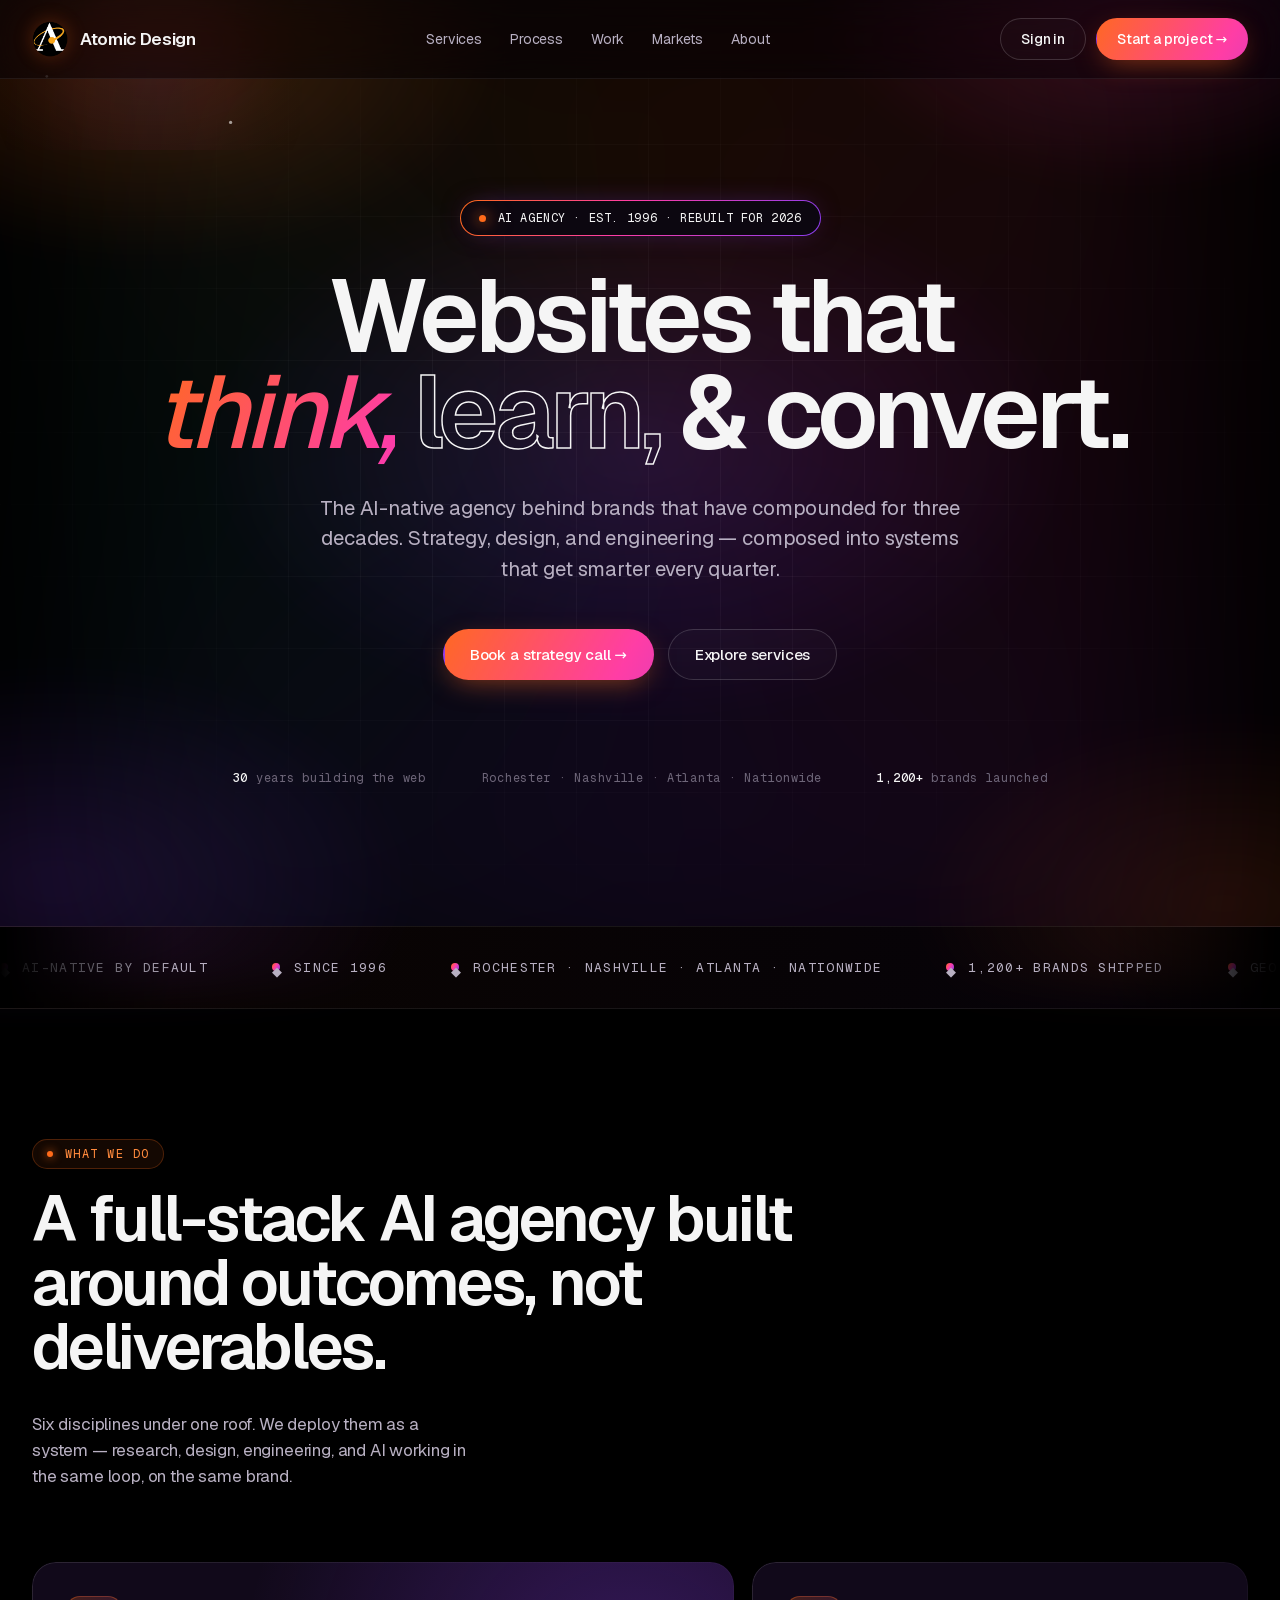
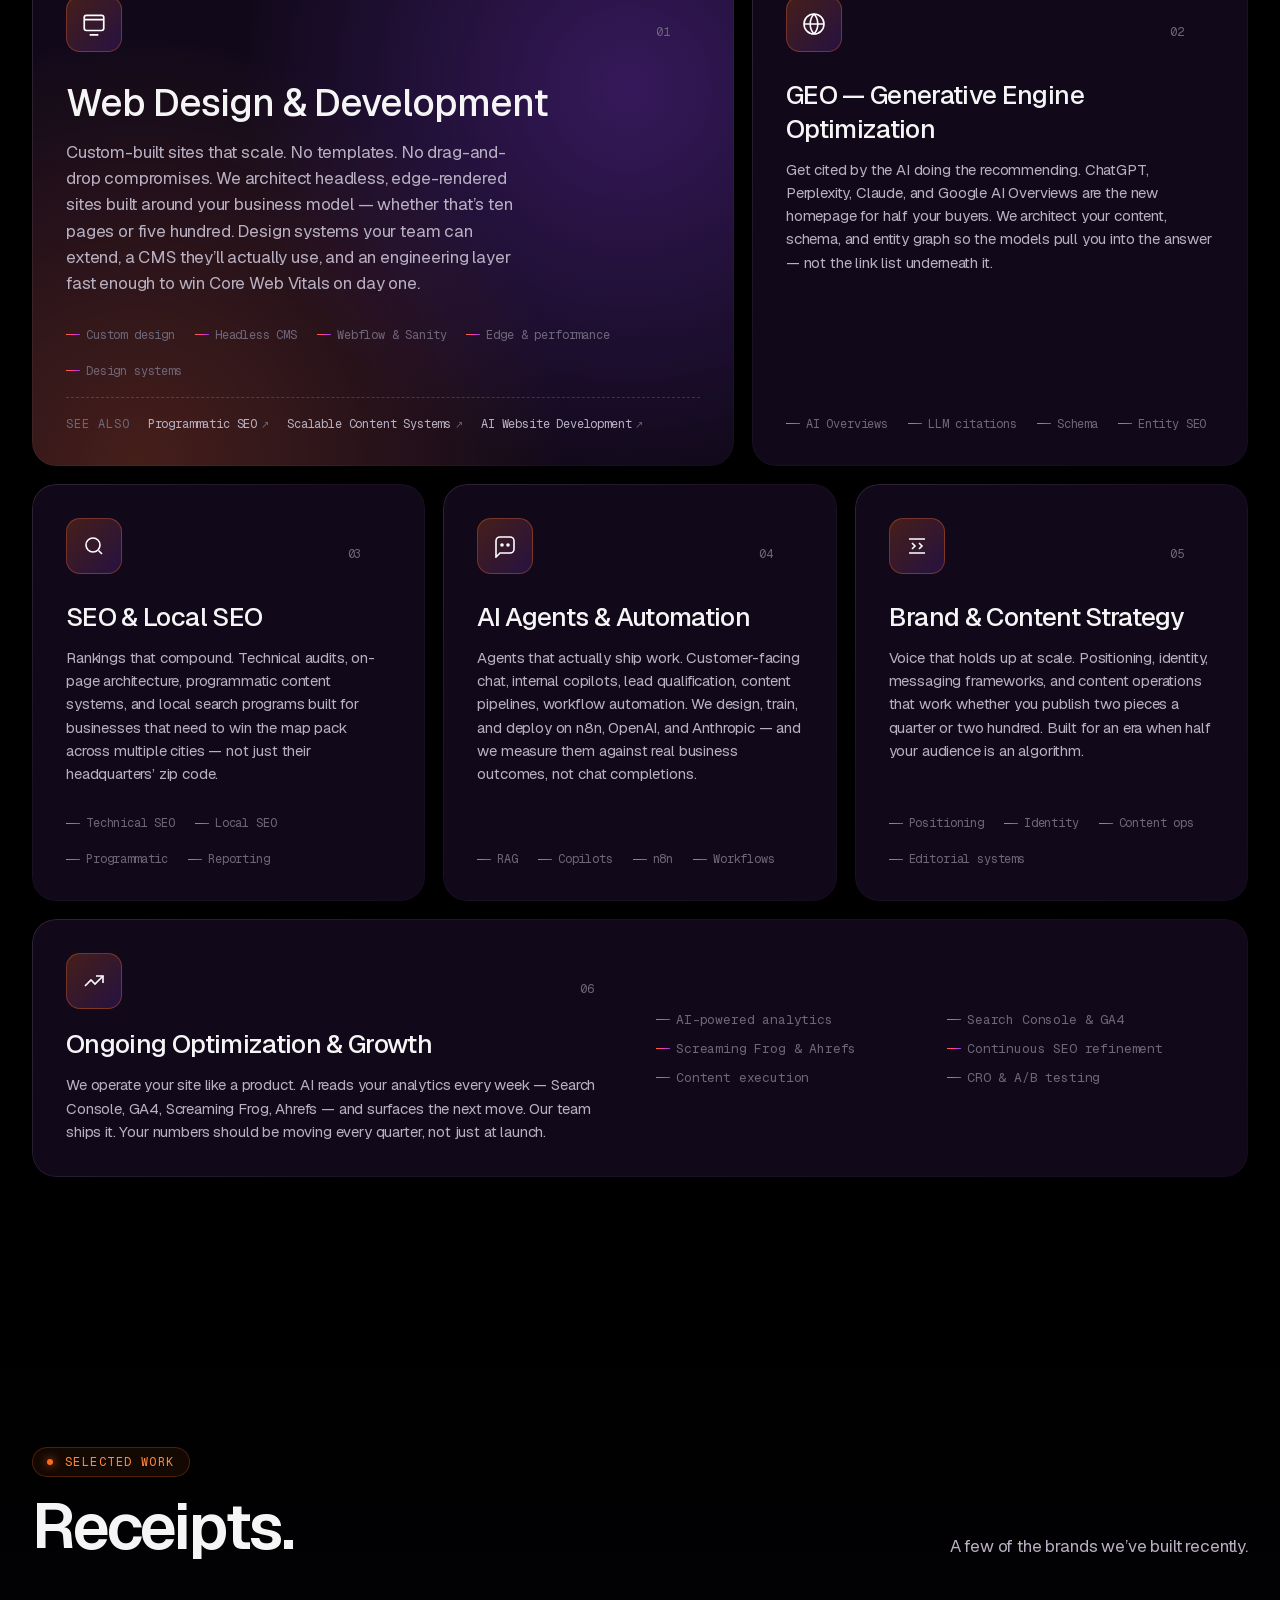
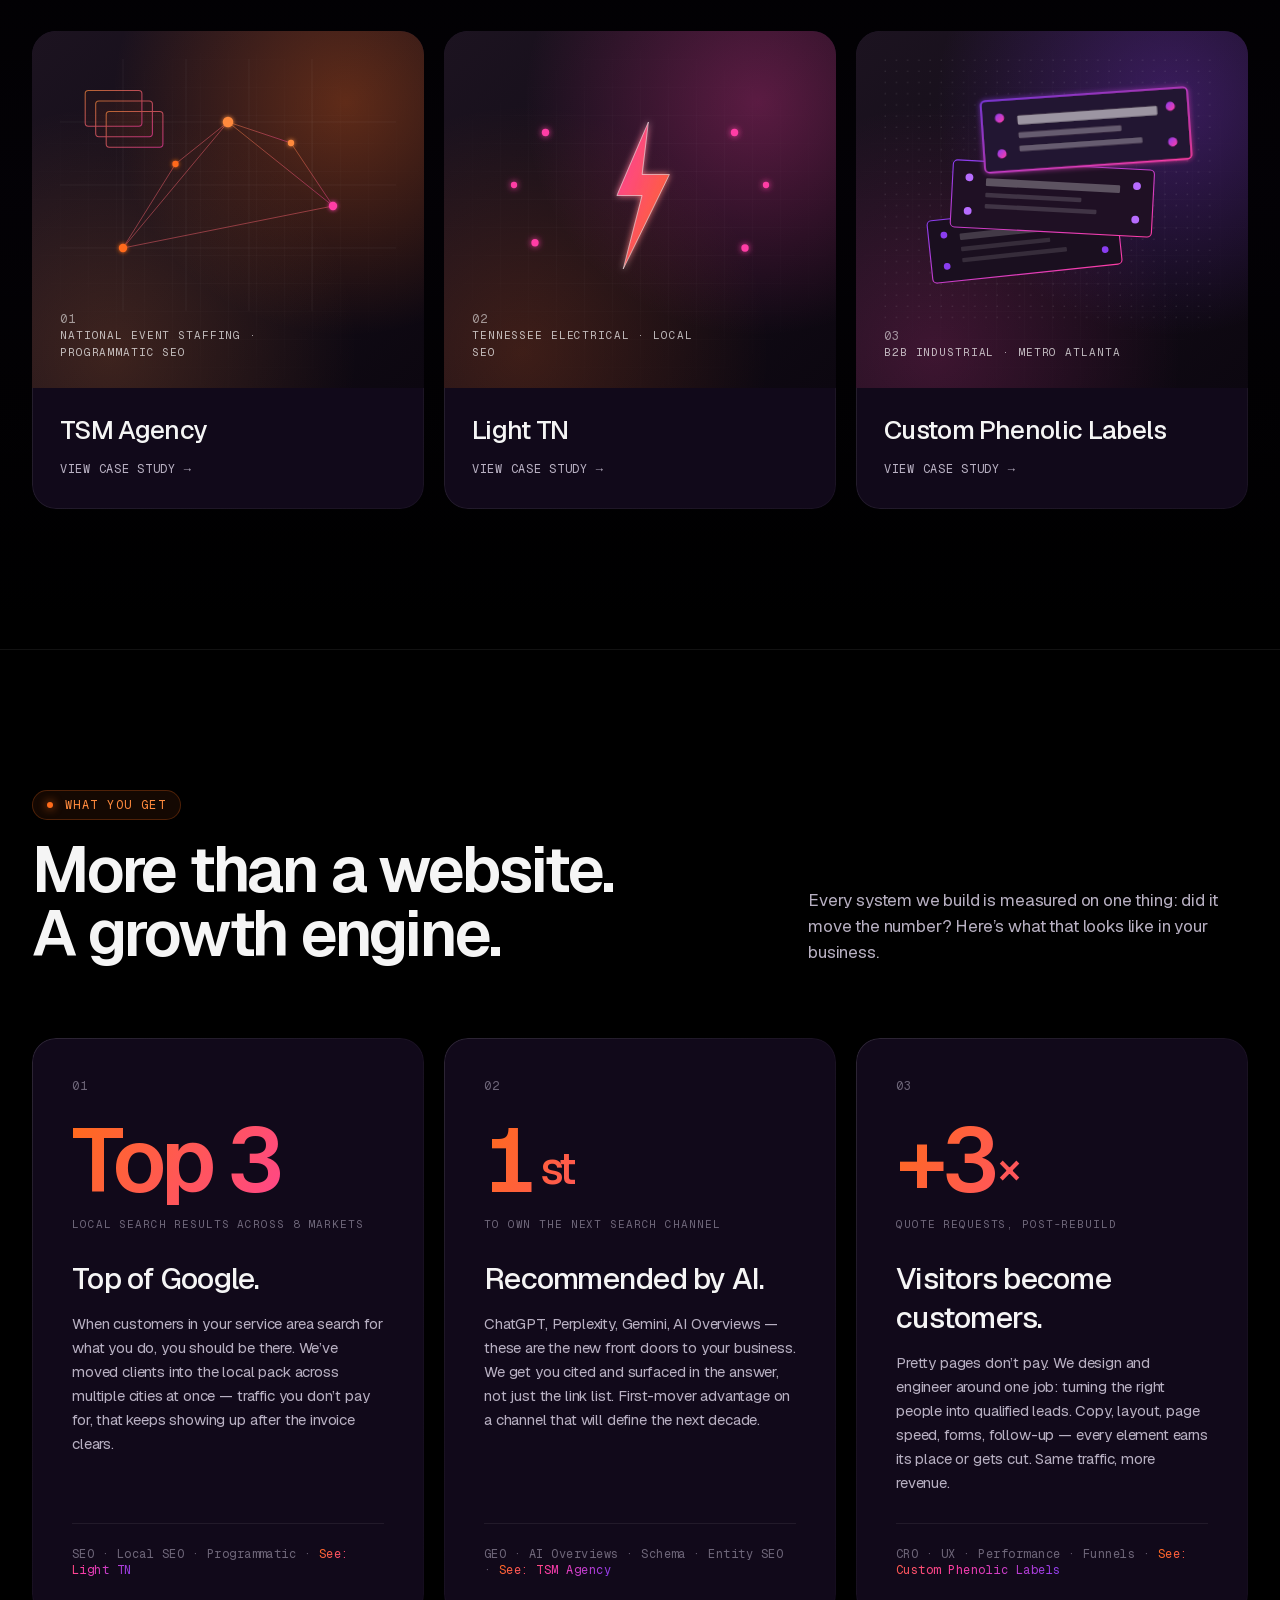
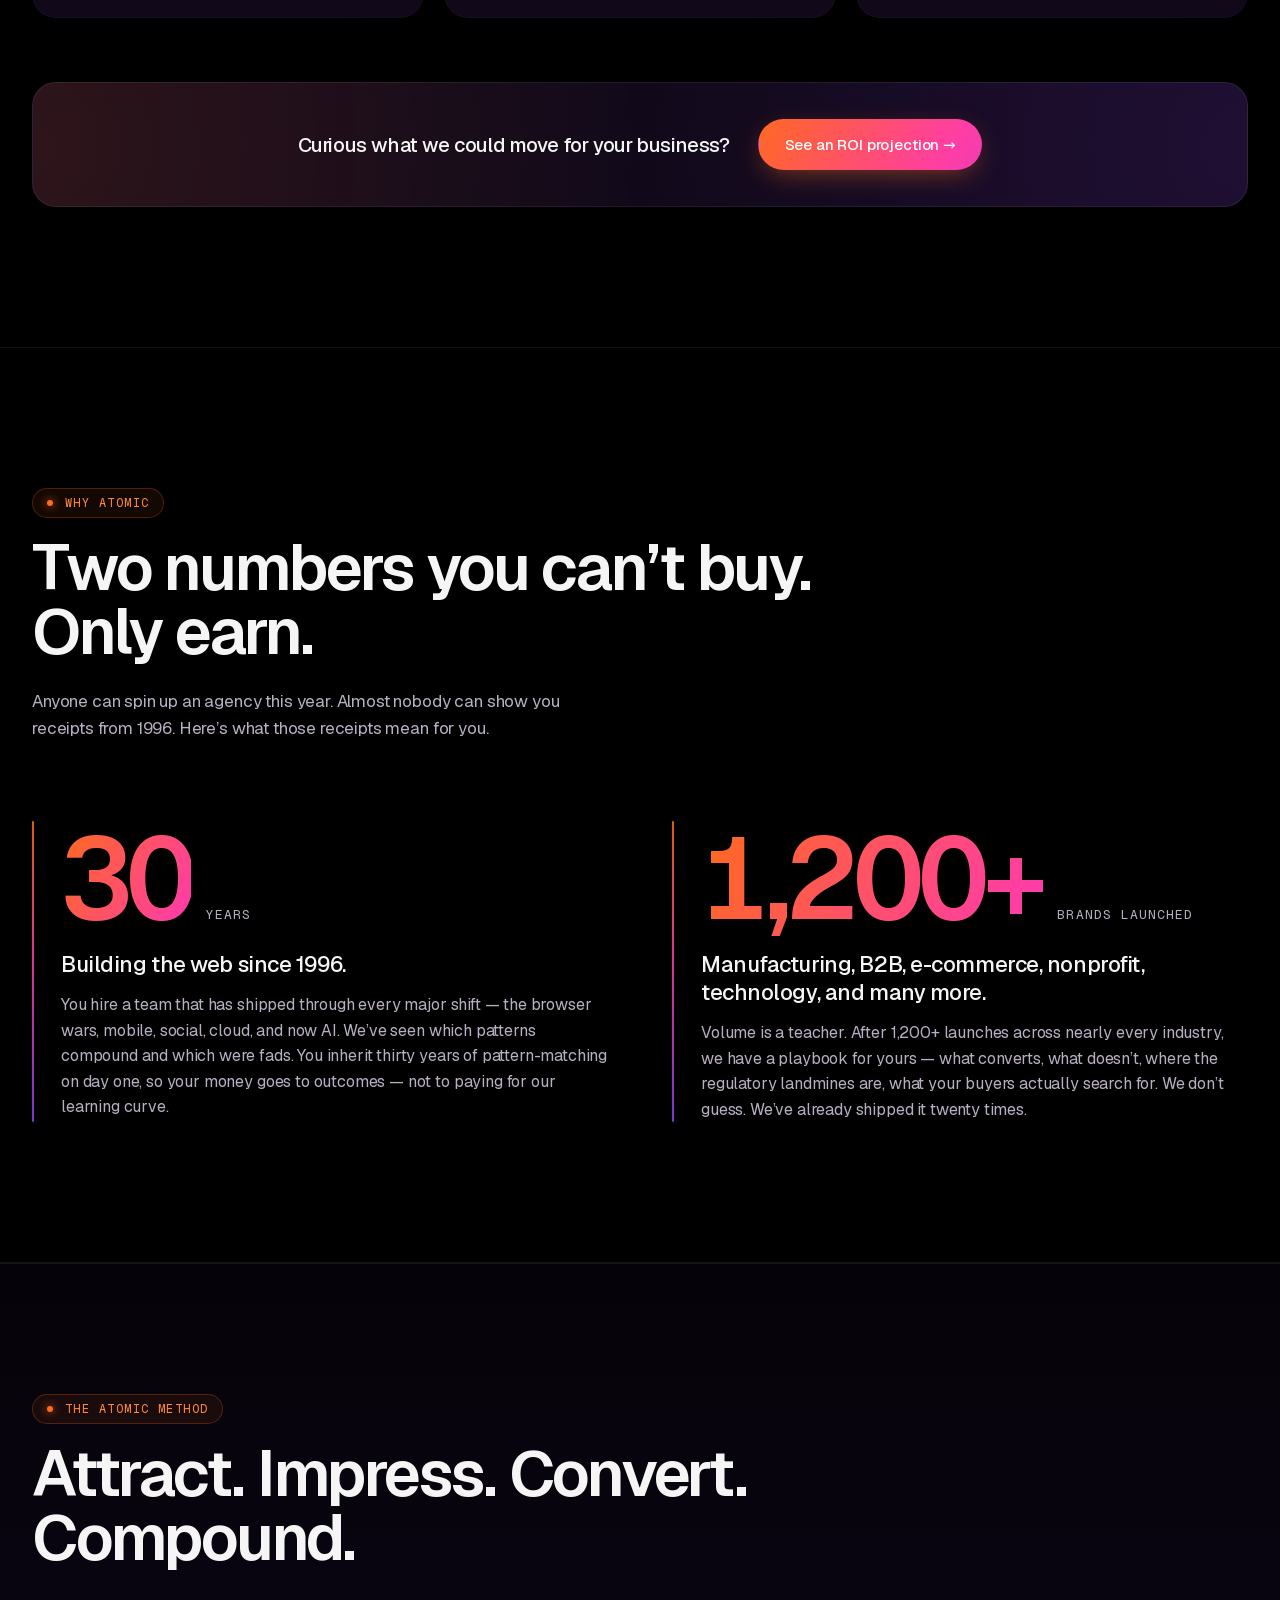
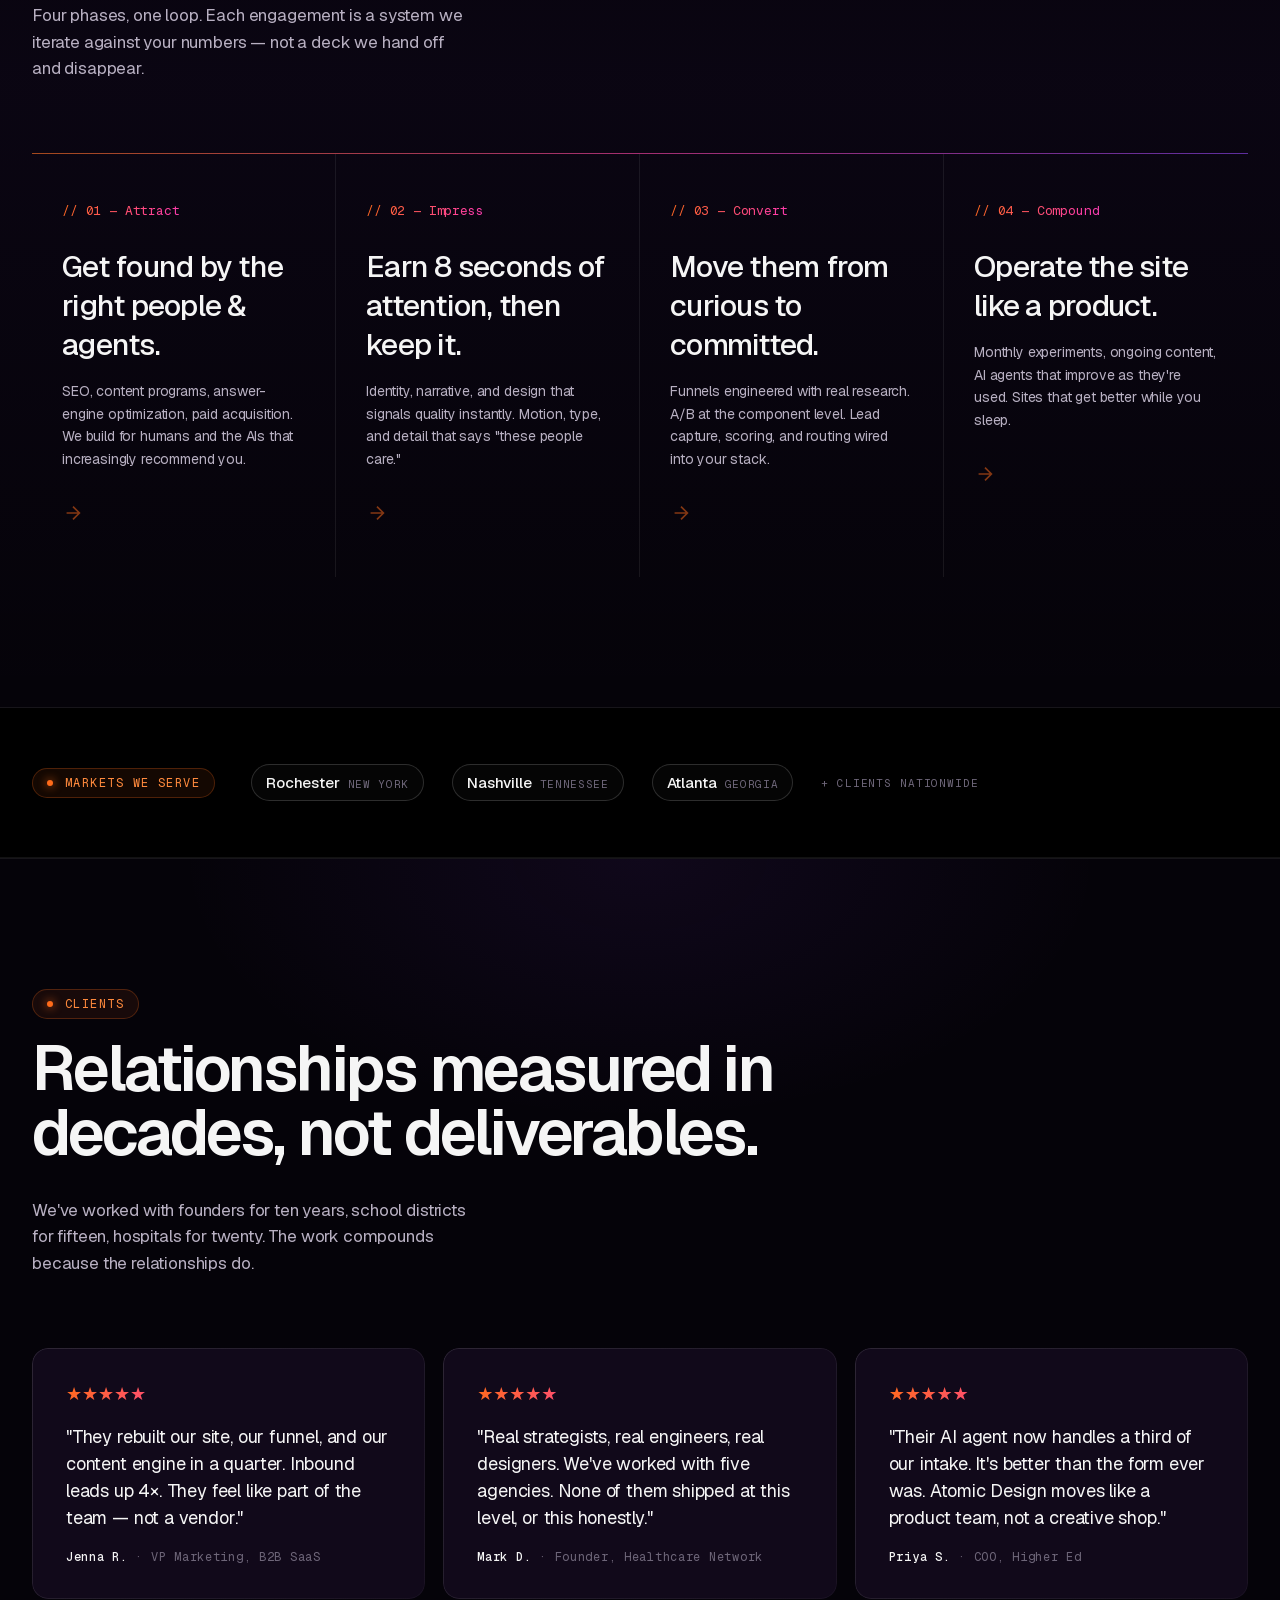
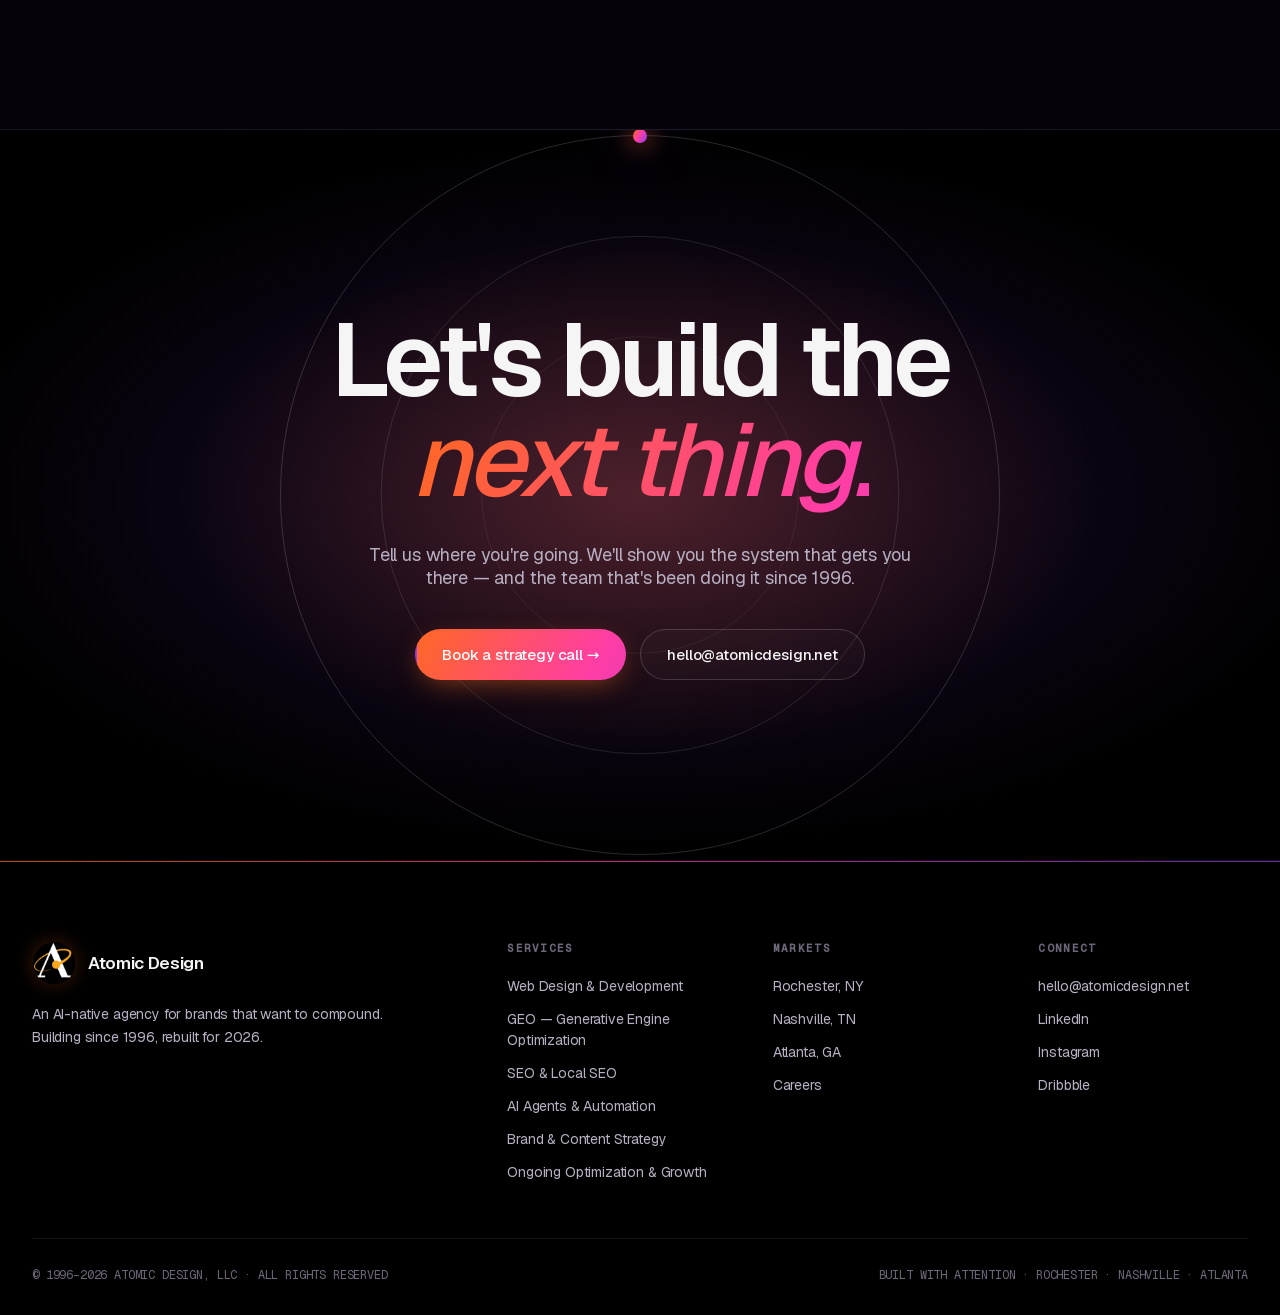
<file: share/atomic-design-2026.html>
<!DOCTYPE html>
<html>
<head>
  <meta charset="utf-8">
  <title>Atomic Design — AI Agency for Brands Built to Convert</title>
  <style>
    * { margin: 0; padding: 0; box-sizing: border-box; }
    body { background: #faf9f5; display: flex; align-items: center; justify-content: center; min-height: 100vh; font-family: -apple-system, BlinkMacSystemFont, sans-serif; }
    #__bundler_loading { position: fixed; bottom: 20px; right: 20px; font: 13px/1.4 -apple-system, BlinkMacSystemFont, sans-serif; color: #666; background: #fff; padding: 8px 14px; border-radius: 8px; box-shadow: 0 1px 4px rgba(0,0,0,0.12); z-index: 10000; }
    #__bundler_thumbnail { position: fixed; inset: 0; width: 100%; height: 100%; display: flex; align-items: center; justify-content: center; background: #faf9f5; z-index: 9999; }
    #__bundler_thumbnail svg { width: 100%; height: 100%; object-fit: contain; }
    #__bundler_placeholder { color: #999; font-size: 14px; }
  </style>
  <noscript>
    <style>#__bundler_loading { display: none; }</style>
    <div style="position:fixed;bottom:12px;left:12px;font:13px/1.4 -apple-system,BlinkMacSystemFont,sans-serif;color:#999;background:rgba(255,255,255,0.9);padding:6px 12px;border-radius:6px;box-shadow:0 1px 4px rgba(0,0,0,0.08);z-index:10000;">
      This page requires JavaScript to display.
    </div>
  </noscript>
</head>
<body>
  <div id="__bundler_thumbnail">
<svg xmlns="http://www.w3.org/2000/svg" viewBox="0 0 200 200">
  <defs>
    <linearGradient id="g" x1="0" y1="0" x2="1" y2="1">
      <stop offset="0%" stop-color="#ff6b1a"></stop>
      <stop offset="50%" stop-color="#ff3da5"></stop>
      <stop offset="100%" stop-color="#8a3df0"></stop>
    </linearGradient>
  </defs>
  <rect width="200" height="200" fill="#000"></rect>
  <g transform="translate(100 100)" stroke="url(#g)" stroke-width="3" fill="none">
    <ellipse rx="50" ry="20"></ellipse>
    <ellipse rx="50" ry="20" transform="rotate(60)"></ellipse>
    <ellipse rx="50" ry="20" transform="rotate(120)"></ellipse>
    <circle r="8" fill="url(#g)" stroke="none"></circle>
  </g>
</svg>
</div>
  <div id="__bundler_loading">Unpacking...</div>

  <script>
    
document.addEventListener('DOMContentLoaded', async function() {
  const loading = document.getElementById('__bundler_loading');
  function setStatus(msg) { if (loading) loading.textContent = msg; }

  // Error sink persists across replaceWith since it's on window, not the DOM.
  window.addEventListener('error', function(e) {
    var p = document.body || document.documentElement;
    var d = document.getElementById('__bundler_err') || p.appendChild(document.createElement('div'));
    d.id = '__bundler_err';
    d.style.cssText = 'position:fixed;bottom:12px;left:12px;right:12px;font:12px/1.4 ui-monospace,monospace;background:#2a1215;color:#ff8a80;padding:10px 14px;border-radius:8px;border:1px solid #5c2b2e;z-index:99999;white-space:pre-wrap;max-height:40vh;overflow:auto';
    d.textContent = (d.textContent ? d.textContent + String.fromCharCode(10) : '') +
      '[bundle] ' + (e.message || e.type) +
      (e.filename ? ' (' + e.filename.slice(0, 60) + ':' + e.lineno + ')' : '');
  }, true);

  try {
    const manifestEl = document.querySelector('script[type="__bundler/manifest"]');
    const templateEl = document.querySelector('script[type="__bundler/template"]');
    if (!manifestEl || !templateEl) {
      setStatus('Error: missing bundle data');
      console.error('[bundler] Missing script tags — manifestEl:', !!manifestEl, 'templateEl:', !!templateEl);
      return;
    }

    const manifest = JSON.parse(manifestEl.textContent);
    let template = JSON.parse(templateEl.textContent);

    const uuids = Object.keys(manifest);
    setStatus('Unpacking ' + uuids.length + ' assets...');

    const blobUrls = {};
    await Promise.all(uuids.map(async (uuid) => {
      const entry = manifest[uuid];
      try {
        const binaryStr = atob(entry.data);
        const bytes = new Uint8Array(binaryStr.length);
        for (let i = 0; i < binaryStr.length; i++) bytes[i] = binaryStr.charCodeAt(i);

        let finalBytes = bytes;
        if (entry.compressed) {
          if (typeof DecompressionStream !== 'undefined') {
            const ds = new DecompressionStream('gzip');
            const writer = ds.writable.getWriter();
            const reader = ds.readable.getReader();
            writer.write(bytes);
            writer.close();
            const chunks = [];
            let totalLen = 0;
            while (true) {
              const { done, value } = await reader.read();
              if (done) break;
              chunks.push(value);
              totalLen += value.length;
            }
            finalBytes = new Uint8Array(totalLen);
            let offset = 0;
            for (const chunk of chunks) { finalBytes.set(chunk, offset); offset += chunk.length; }
          } else {
            console.warn('DecompressionStream not available, asset ' + uuid + ' may not render');
          }
        }

        blobUrls[uuid] = URL.createObjectURL(new Blob([finalBytes], { type: entry.mime }));
      } catch (err) {
        console.error('Failed to decode asset ' + uuid + ':', err);
        blobUrls[uuid] = URL.createObjectURL(new Blob([], { type: entry.mime }));
      }
    }));

    const extResEl = document.querySelector('script[type="__bundler/ext_resources"]');
    const extResources = extResEl ? JSON.parse(extResEl.textContent) : [];
    const resourceMap = {};
    for (const entry of extResources) {
      if (blobUrls[entry.uuid]) resourceMap[entry.id] = blobUrls[entry.uuid];
    }

    setStatus('Rendering...');
    for (const uuid of uuids) template = template.split(uuid).join(blobUrls[uuid]);

    // Strip integrity + crossorigin — blob URLs from a file:// document inherit
    // a null origin, so crossorigin forces a CORS fetch that SRI then rejects.
    // The manifest bytes are ours; SRI protects against CDN compromise, not this.
    template = template.replace(/\s+integrity="[^"]*"/gi, '').replace(/\s+crossorigin="[^"]*"/gi, '');

    const resourceScript = '<script>window.__resources = ' +
      JSON.stringify(resourceMap).split('</' + 'script>').join('<\\/' + 'script>') +
      ';</' + 'script>';
    // Inject after <head> so the DOCTYPE stays first; prepending the script
    // would push the parser into quirks mode. DOMParser always emits a <head>
    // (synthesizing one if the source HTML omitted it) but may carry
    // attributes through, so match the full opening tag. slice() rather than
    // replace() keeps us clear of $-pattern substitution in resourceScript.
    const headOpen = template.match(/<head[^>]*>/i);
    if (headOpen) {
      const i = headOpen.index + headOpen[0].length;
      template = template.slice(0, i) + resourceScript + template.slice(i);
    }

    // Parse the template and swap the root element. Scripts inserted via
    // DOMParser/replaceWith are inert per spec — re-create each with
    // createElement so they execute, awaiting onload for src scripts to
    // preserve ordering (React before ReactDOM before Babel before text/babel).
    const doc = new DOMParser().parseFromString(template, 'text/html');
    document.documentElement.replaceWith(doc.documentElement);
    const dead = Array.from(document.scripts);
    for (const old of dead) {
      const s = document.createElement('script');
      for (const a of old.attributes) s.setAttribute(a.name, a.value);
      s.textContent = old.textContent;
      // text/babel scripts with a src: fetch and inline. transformScriptTags
      // does XHR against the src, but blob:null/ from a file:// origin is
      // silently dropped. Inlining makes it a plain inline babel script,
      // which transformScriptTags handles unconditionally.
      if ((s.type === 'text/babel' || s.type === 'text/jsx') && s.src) {
        const r = await fetch(s.src);
        s.textContent = await r.text();
        s.removeAttribute('src');
      }
      const p = s.src ? new Promise(function(r) { s.onload = s.onerror = r; }) : null;
      old.replaceWith(s);
      if (p) await p;
    }
    // Babel standalone auto-transforms type=text/babel on DOMContentLoaded,
    // which fired before we swapped the document. Trigger manually if present.
    if (window.Babel && typeof window.Babel.transformScriptTags === 'function') {
      window.Babel.transformScriptTags();
    }
  } catch (err) {
    setStatus('Error unpacking: ' + err.message);
    console.error('Bundle unpack error:', err);
  }
});

  </script>

  <script type="__bundler/manifest">
{"f02435cd-4c0e-45b7-8eac-42c7e2fee9e1":{"mime":"image/png","compressed":false,"data":"iVBORw0KGgoAAAANSUhEUgAAAQAAAAEACAYAAABccqhmAAAAAXNSR0IArs4c6QAAAERlWElmTU0AKgAAAAgAAYdpAAQAAAABAAAAGgAAAAAAA6ABAAMAAAABAAEAAKACAAQAAAABAAABAKADAAQAAAABAAABAAAAAABn6hpJAABAAElEQVR4Ae19BXxcVfb/N+6ubZI2SSV1d3dKvaXFKbYssjgrsPYHlt0fC8sKLM7i3lIKpVSol7q7J2nj7i7z/560aSOTmTfJyJvknX6+ncyb+66c9+65955z7rmARhoHNA5oHNA4oHFA44DGAY0DGgc0Dmgc0DigcUDjgMYBjQMaBzQOaBzQOKBxQONA++SAQ/tsltaqBhxw5N9RREiDa/V/evOPXkQpcbL+YpPPZH5Pb3JN+9pOOKAJAPt/kAPYhE7EYCKYiCHciEGEFyEkQkDQlOT5OxE6oqbpj1e+1/JTIJRKJBBZVz6z+XmEyCTOERrZGQc0AaDeByYd04WQT4GM4OOJPkQ/oichnV1fx+Zlq1MZSxThcIAQoSB/byMqiGpCBIx81gsT/qmRrTmgCQBbP4HL5ctzcCV8CF9CRu7+xFhCOrt0ehnd20SurlIEUFlZ2aZ8TLz5FNMfJ04QB4nzRBFReOVTZh8a2YgDmgCwEeOvFBvEzwginIglhhAylZcO70mYlQYPHgI/Pz/[base64]/IlYR8gauH5Us2rn8/Dw0D344K90BQUFOqH/vf+BLiQk1Kp1YNtNLU8sDbJM+I4QYSCzJI00DqieA1Gs4UPEdiKRsEmnZ7lXO1ynTp11y5avqOv88l9GRqauT58+V39vmFaFf4vVIIeQZcIXxHxC/Bc00jigGg6ImU7s7h8QKYRo2OTFVUUn69evH0f/wqsCoLa2VvfPf/1H5+bmror6mcAnMSOWELKEepRos2WEeWikcaBVHBAbvYxEi4g1hCo7k7u7u+6dd/93tfPX/5GQeFEXFBSsyjqbwMtCpn2f6EWI1cSR0EjjgMU4IAo9sdGLBl9GoF2EqjtRdHS0Ljs7p77fN/r845/+n6rrbgJvZVawjJhNRBKXHR74h0YaB8zBAen4/[base64]/Z3YS9hdx2eddcHBIbozZ8427e/NvhcWFuqW3Hhze+v4Ddsj1phcQgSBLA2CCI00DujlQBivPkbsJ0Sx1PBFsqu/f/nAQ7qysrJmHb7pherqat3Xy5bbVdta+VxEkIunoegIZEknVhyNNA7UcUDs+OJ2upkoJ2TUsOtO8cPq1bqampqm/V3v96TkZN2ChYvsur0mPC9xOS4m/kWEEhp1YA5IxxdnEnkZ7HrEZ/2vduBbbr1dl5aerrez67tYUlqqe+Wf/9Y5OTldzaNhfu34b9ER3EiIolfbGUsmdBQS85BM928gzhHt5sX39PLSvU9f/4qKCn19vcVrhw4d1o0eM7bd8MGEZyrehWIxGEX4Eh2KZATsaCSOPPKwf0s8R4QQ7YamTJ2G+37xC4SFiXxTTq5ubkhNTcPBAwdQVSXL5Q5DMhh0J0QvIA5EEpugiJBlYLunjiQA5EF3JW4l/kDI9tx2FQ/B19cXd9yxFNOmTUN99B+2URFxxyAcHByxb98+ZGSIrqxDkUz/A4gRhDgQlREXiQ4lCdnedkui8RUl34dEJtEup7qjRo/R7aZdv7WUlpauu+nmW9olb0x85meYXrZxhxMa2TkHpPPfQ4j7rkj2dvmCy6afRx99TJefn9/a/l9nNRD9QUREZLvkkYnPPo/pRTcwjNDITjkgu/U+JGRO265f6rhevXWrf1yrk62+baHk5BTd5MmT2zWvTHgXREF4mniY8CA0siMODGZd5eHJOq7dv9DTp89ocdefKQJBBMi//v0fXUBgYLvnmQnvhcwGXic6ERqpnANurN9NRCrRIV7i8PBOui+/WmZKPzeY9vz5eHuKGGStZywDyY/EUKIjKc/ZXPsg0fJ3Jp4nsghrvRg2LcfBwUE3cuRIXeLFSwY7tak/PsONRLQk2LRtKn2G4iY+h9CWBGSCWkgkcm/iLcLmMfhYB6t1HFH+vfbfN0zt30bTH6RjEH0JrNYOa/LMDGWJifA+IojQyMYckM4vgTqWE5VEh3ppJdz32bPnjHZoUxOIJ+Gdd93doXhp4rsjiuWXCJl1amRDDsxn2TuJDvmyPvf8X03t24rTb9+xs0Py1IR3qYJpPyX6ERrZgAP3s8yzRId8UcPCwnVnz51X3KFNTSjbiTvQLsHWvkNiKlxDjCc0shIHRAHzOyKNaO2Ds/v7Hn3sCcVbfk3t/PXpV3z7nd3zyQrviFgIdhPXExpZmAPuzP9lIp/o0C/nocNH6vupxT4lYtDsOfM6NJ8VvmcSZ0C8TacQdkNiOrMn8mFl/0D8kvCzp4qbu6533XUP4uJk34pliVYGXHfddWCsAMsWZP+5S18S57PXCDETuhIamYkDslsrkPgjIfHdOvSI5MU9/yu+XamTcF7WoISERN3YseM6NM9NfOdSmP4GQvVCwF5mALJV8wHiCUL+7tA0Zep0jBg+3GqjckBgAKZMncotxuJkqZECDohpUKJJi4VKNqOpluxBAMi0/yHiKUJmAR2aAgICMWfObAQGWY8Vvj4+mEYB0L27xM3QSCEHRAj8h7iFUO1MQO0CQBR+ErnnScJ6bzwLUysNHDQIY0aPhgfX5tYiuhtT3xCHceM1S5eJPJfNQy8QC0y8z2rJ1azZEVPfXwgZ/eVYrg5PXPvjjtvvwHUzr4MbQ3hZkzw83OtChe3ffwB5ebI5Tv1EPwmMHtILIcH+SEmT7SE2IZnBxhHJhPisqIqcVVWbxpV5ml9/SXS4QI2N2XDtW/fuPUFlHHy8va9dtNJfYgUYNmwYBgwciPj4C1YqlQtoF2fMnjoGbi4OCPVzhhflnq9bLcK8K+DsUAtHBx2ivdPg7iSxXhqTq6szfLzyUF1di4Il+kM/[base64]/Xo/qWkdU1ehQVV1DAULpYZiW8+dnCJlGGU1sOKu2/6qmGYDUZQzxGBFNaHSFA46OTujTpw+n/2NtzpO+fXpjwvgJOHrkCEpK5CyVy+To6AhP6gm8PVzg7qKDl0sVxgztg6hwf/SNdEJsQCm6emXA20UcOA/U32aXnzHeyYjpkYybegB/ntINh7KisPVUBTbsicfF9BLkFJSiolK8g/WSDHBpxP8R6YRNhYBaZgAy8vcn/kLMITRqwIGgoGD85YUX8OADsiqyPfFEYdx6yy0oKSpAkJ87/D1qEcrFWr/uIegbE4jooFr08M+Cn0sRp+Y2fb+tyqyMMn/sTQnBqh2JOJxQgQtpxSgqKtZXB9lF+DfiFeKaFNWX0sLX1CIAItnO54nbCf2LNQszQq3Zy3p/6NBhWLZ8OaK7dlFFNUtKSvH3p+YjxDkD3SK8EeVfg05ehezwhaqon60rUVrtiWPZQdh4OB+bTlTj0NlMCoKiptWSdY94tr7b9AdrfpeR19bkxgqIh9/dhKetK6O28uWAj3t/cR8WzJ+nmqq5urpggM8FjAncg27+eQh2L6QWXgY1jYQDLo5ViPQuxKhYHQb3CEBEsAdyyr2Rni3Ln6vkxb+GEmIatJl5UA0CYCkZ8Huiw7v4kgfNyNPTE2+8/iYC6Y6rJnJ294ZD0kqqzFtc66qpujapiyg9w72KMTCKy6NoH7h4hSGZJsbS0qsmS/ERGECIUiTFFpW0tRJQTCOi8Q+2RePtocy77/kFYmK6qq6qrqGDkOk5CQGFEijXclSrc0RiaSTKq11QWuWETNrqy6our1zl82KmcQFE/[base64]/Pffeh/+9906r77fGjTnLZ8K36lizonTs2NJxa+mLU0NU87/0Uj+cyotEapErjiVVI6uwEitXb2p2rxou8Hg0zBrfH8Ni6QEZnoYYnwy4OotPw2Xvw7bW8WBuDzz+fiZ2HzxVn1Uy//gT8TFBjlmHbCEARMsvLr7PEUHWaab9lSJ+/yu/X4VpUyaruvIVZ7+G7sBv6zp6KafpZZVAMf9LKfDAhcIQxOe6IiGjGsfOJuP0uXhVt6WlyokidkDvbpgxLAwTumYiLrQcQV61VHyysW2gS6URmPLHMw1nAluZ3VPEIcIqQsDaAoCrsTpnn//ycyChUQscWLz4Rnz88YeQY7vVTLrqMsSvvB8btuzE+YIgJHBpe+xCNhIuJtVtHlJz3VtTNzmCfcygGMzoVY7xvZwQHVgDP9ei1mRVd8/W5Fg88NoZXEiq0wnImuN9QgbH1LoEFv7P2lYAWcz+jphEWLtsFmkfJKP/M7//Pfr370dXWpGZKiYHZ8SXd8UT/7ccq7cex6kLKcjJzeOMwCoDmNUZw/MScP5iBtYdyMHJnBBczOZWVT9fBHrWcHlQY3J9Ir0LEBgahX0XqlBUXCoPW/qILAdOEuZXQjDThmTNTih2T1nz30WI+UOjFjgwceJk3H//LxFkxaAfLVTF6GVxVHLnLCU9PQN7du82mr49JUhKzcKe07k4k+WDklofhAW4wd/tqolPUVNFGRnpX4nM8kDsO1W3J0J8YWIJUZCLVUChmpMpW0HWEgAi2UYRouWUxmlkgAMPPPggpkyezK2woi5RP8ka2YH/du7chfx8+4gVYC6uyuafpIx8HEoow6UCL3QJ80EotyrXWxmUlOPmpIOPpxuOpHrVOwuF8j4xjX9HGLdzKimkhTTWEgDSoN8S0wgRBhq1wIHRo8fgIQoA2Xprq22/LVStxcuyTHF1c8Xp02dw/Hhzi0CLN7aTH0QIlJSW41xyIc7meKNzWCgiuaVZHIGUEM93hb8n4xDk1WLXqavegjG8V5YCB5Xk0do01hAAzqzcIkJGf/lbIwMcuIWbbBYsWAAJx21P5Ovji4L8fGzbthWyTu6IVF1Tg4tpedh5HujbvTOi/YspxJXN4N2cquHsEcRZgAcyLrsMS18ZSXxJXHUYMDdfrTEaB7LSLxL2MZ81N4dNyK//gIGYOXMm/KhUsjeSff8jR43CsOEj7K3qZq2vKD/jLybj5TW1SC72MyFvRjbipL9rY59YmTm/R1hs4LS0ABCHn78R4YRGBjggwTP69++PHj17GEil7p96xfXE8GFDGa/QvmYvluDq5p/34ZnvA1FSrdyMG+GdR3fhMkZAatTfJ7B+NxAW6auWXgJMZ8X/QmijP5nQErlxd92YIXG4765bMWL0xJaSqf66xA305lJg7969tAqkqb6+lq7gyXOX0KPXUAwMu+r3b7BI0RmUOnfB3vNVyCsork8r0oDbibCZMLuG1SJS5UrNw/j5/whti+8VhjT98PPzw9QR3fDQrHC8cGd3TBrUuWkSu/s+cED/uqWAvekwLMXot35IYNBR5UuBYF8neLk36pbirNeXuIsw+9SqUUkswJx0JzOT3X4aNeGAeJNdN643nr81HP9Y6oc/L/[base64]/PvBvnj9tkrcOqwIvYLy4MrIMXVbXD26wKP7HEV8Onr0GH7e/jN+/HGNan3t/TjDufXW26x+eIkiBlo5kUQK3rb3OCpqpVu0iWT6P40Q06DZyBICYDxrN4PQ1v5kQq+4Hnj915Ow/KEq3DYoFTEBJdxFds25S0df+jK/cRz9jRtKKhlpdsOGn3DhwgVGCfovJFaAWmkqdzF2726/Fg1z8VWchHKLapBSGmKOLGUWcCMRaY7MJA9zCwDp9BK8Lk4y76jk6uKE3j264r9Pz8Euuj/d2e84gj1K6/aSN+OJsxcCht7Ly8YnS2fPnaOjzXYGmCxEZWUFvlnBkFwqJfFluP+BB1VaO+tWSyb0EtlICen4HuhdAFy+WTKZTwwkjL8wl+8x+L+yWhnM4uqPUqHRxERCTBcdjjw93BDbyRu/XzoY6572xn0DDsHL2XDU5wL/eXDw7GSUV9XV1Th48CBOnDh+Ne1bb/wXhYUWcxK7Wk5r/1i8eBFCQ43rNVqbv73cx7AocHOsVFTd/HLGVGDoMwPkz99uIsRJqM1kTgEgtg6x+/dpc63sLANx3OgbG4L7ru+CL3/XG7+enMXTbvIMy3K2sYZWnZChdypqbWpqGtauXYu0tNSr6VNSkvHFV8uuflfbH6EhIfj1b36ntmpZtT6yn6MzowJHeaUrKje31IECwGhSmWWLor3N/bfNGVypqoz+/YjZRIca/Xt174o7Z3TFv38RhecX1mBQaMoV5d4Vzhj4qAqZyljIvQykuPxTDX3Mj3GTzc6dO5ql/eTjj5Cdk9PsulouzJo1E126dlVLdaxeDxdnp7oTkpQWnJ5XhcLSZmbAprfLYHs/0Wa/AHMJAHFen0kYf5uZqD2Qv38Abp/ZF68s9cXzi10xMZrmPKdyo02r1jnjZG44tucMhUv/R42mlwQyzd+wYSMuJiY2S3/o4AHs+HlXs+tqudC9WyzmL1iolupYvR5OTg4YGK2sn1bUuuJkfA5y8hQt665nY9rsF2AOASCjfzRxC9EhRv8ZY+Lwn3s74flFOkzvnoMgtwI23TDV6JwYMisU/[base64]/Mn9eHKSshgJyfkuSM43/k40qLbo3MR99FCDayb9aVJpLeQs251kLmuO2UQLRdj2sre3F26fNRgPTSjhUVjpjBcvhhqBYSqp9sJnJ+Pw+jfHuEX0DCqrLh8fPX36DISHK9OOZ2fn4MP3/2ewoMyMDKz4ZrkqBYBUPCgoCAsXzMfaNT8iJ4dB9DoQ3T9KWXtlabjzWCoOnMg0hTuytniEuMeUmxqmNUenla2K0Q0zbS9/yy69EYN74cOnx+DVBfE8MCKDnV+ivLTc+Wto782t8MJHx/th9F+Bh1/8AafOXeRx0dV1Z8cPHTocM2ZMh7gFK6E169bT8YcRJgyQLAN2MR7focNHDKSy3U/OVIT169cPI0a2eclqu0aYWLJESfrDA7PR1TtN0Z2Zpd44kR2MGjlEwTRazOTRpt1yLXVbZwDi669Mk3WtTNX/5cFoPKH+rvjFomG4Z1gWQtxPGK1zVa0TcstcsDfJH5/vccba7dsZJqqs0X2yXXbM2DHUindpdL2lL8XFJXjnrbda+rnR9UsXE+tchPv36wuJLaA2iubpRpMnT8TmTRsgAqu9k5wj8OCws4qaKcvERE4UJK5gK0hmAY8RTxEmS4+2vini+DOIaDcUHuyHWaO74PYJvhjd+azRuG7y8DJLfbA30RnL9rtg4/5EZGXn6uVHZGQUO8EkhCjcKff9qh+4t3633ryaXszMzMRPdBOePXsWFW4xTX+2+Xc3NzdMnDARg4cMwS5uZGrPFBLkj8fmBCPQPUlRM0uq3LDptDOOnTqpKH2TRNKHJxKy5TC5yW9Gv7ZVAIjkaRfk7cWDG3sGYfEYPywYXI1wz0R27Zan+tLo/Cpf7El0w8p95dh0LI+HYaQY5MXQYcMwbOgwg2nqfywoKMT7Rtb+9WnrP48eOVIXjEMCiqpxFtCrdy+MGTMWRw4f5nbm0vpqt6tP2Q59y9RYXN8zXb/rd5PWygByMdcF3+9VZPprcnfdVwf+L3sDZhLv1V0x4b+2CABx/JlgQlmqTerv44G7Z3XHLSNr0DukBG5GzrovrfbEwfRAfLoxDbviy+rW+MYaJy6xUyZPQefOIqiN0887dnKkbO74Y+jOi1wGbN6yBZOnTEZYqFk8RQ0VZ/Jvvj4+mD5tOlb/8AMjCJ8y+X57uGFM/3DcNrIS/u7G3fmkPdU8LHTdmQAcPqVsptcCDwJ4fQaxjDBuk26QSVsEwHzm49MgL7v8c9LoQbhzdCWm9y1HqEexwTaIpvZMXii+3lODtfvTcORMiuI9+XFxcbj++pncI29c7yo2/bfefKNVa+VtW7fW7RZUowAQ5g4dOgQDBgyoU2yKibM9Uf8enfCrmX7oG5bHcwGULcdTi3zw1qoLbWWD9OPehJgEtxCKyfjbqD8rifQ7l3DR/7N9XH3ijgn439JCLBlSYrTzZ5f74MNDsXjk/Vz899szOHw6WXHn9/Pzx8zrr0dXhco/semLbb81AT/Onz+HzZu3oLjYsDCz1ROS044WLFxUZxq0VR0sUW50RAieWBiJad3r4zwoK+Wt3Z2QmJKlLLHhVLH82WRHkNbOAMSeE0HI+sPuaOTQ/nhmvi8mR1+Eh7PhUUi2ce7NjME/fijD+p9/pi2/1uSOGRIaUhfrX6wASkhs+mLbbw3JrsH169fj9ttug7e3d2uysOg9sjlmChWhAYGBDByabtGyrJW5n6837ry+Bxb2y4C7kfepYZ2O5vXEa59vbXipLX/LVvyhhGiAE5Rm1JoZgHR6UTgEKy1EDenEI83T3Rl3zBqAz35Zg1ndEwx2/mqa9dJLvPHslv6Y8MR2fL9xP8orqk3u/HK81+xZs9GHCjAldPDQEdr0d7Vq+l+f/7atW+pmASIM1EhhPDnnsceetLvDT/Tx0svTHQ8tGYKnJqZz67dyM56YjZ//towDilmfkbxkyl60K41pjQCQzeuiAHS/kofqPyRAx8QhXfDZ70fitZtL0MUnv8U6yzo/s8Qdnx3tgin/V4kX313TYlolP/hQ8XUzT/tRQtJhN23aiPgL8UqSG0yzatUq+iGoV9MuEYPCwsIMtkHtP8rI/+gtI/[base64]//nqMMrpHWoBkmVApNJ8TRUArsx4JCHrf9XTsP6xePbWCPz7Tm9082nZJVOm+6eyg/DmNm889WEGPl19SM5qN0v7HnjoIU513YzmJaP/7l27cfCQ+TrtBx98aLRcWyZYtHABoqLsZiy5yqrO4SF4eEEsHhvPNb8JI79kkFzki3c3lSEj37Du6Wphpv8xhLdYTABIxn0I1U//b5sajZdv98ddw3PgaUBCF1d54PPDofjNJ3n497cJOH+JPplmoslTpmL0KJkwGaeMjExO/zcjPa1lQWU8l8YpVn2/EidOnmp8UUXf+vbpjcU33qSiGhmvSgS39z40JwK/GJ0PHxfTRv78Sm98tNMZP+xIRFl5hfHCWpdCluj9CUV91NQZQBwzNknJ0Lo2tP6uiE5h+POt0XhuMY/[base64]//ECcrMsuL2u2HjJmRmts70V1+mvs9PPvoQ58+3XamoL29zXIvjgaJT6R2oduoWFYI/3hyFpcOyEeJZ1uK71VI7zma5490tlUhI0b9PpKX7Wnl9OO/zU3KvKQJAzH4y+qvS+WdE71C8/1AYFvbNho+bKFf0d/4jOV3w0Bde+OO7+3H6Yl5deG0ljDI1zaJFN8CHB2QooQza/Jcv/1pJUpPTZGVl4YfVq02+z1o3eHp64LbbbrVWca0qp0s4B4xH4rCkXyq8XSpN7vyZpZ7452Z/bNt3ltt9a1pVBxNvimJ6sdQZdTwxRQCI4k8UDKoib9phf3XzKPzwdBAGhqTCqW6/fvMqVtU44uekcDzyv0wsW3eAIbQsNw0bPnwEbf8z4aJgW664w678fhWSLl1qXmkzXKmoKMc7b7+FdOoY1Eiyb34odwguXChhJdRFLoz2LKc2b3ohDhMj4xVt7mnagrJqV3ywLxyffr+nNXv9m2an9Lv46owljDr6KRUAkqEoF3oQqqGIUF+8+KtxeGluGvxd9K/fdToHpBR54b2dPrjn9QzsPmzZ6bDswptx3UwEBgYp4lNeXj6+/PwzRWlbmyiHUYPXrl1XF5CktXlY8r7AwABMmzZNVY5BQf7euH/JaCx72BVdPFNa1XwJ8rn8eAT+9PbPrbq/jTfJ5iCx2hkkpQJAwn6JAlDZnNZgkeb5cVCPQLz+6CDcN+gUXBz0m1TEqWdvsj9++40HHnvzFBIvte5BmlLj2NhuECcXHx9vRbet5hl/R44cVpS2tYny8nKx5sfVDMdllfWnydWUo8THjB2NIUPEhG1bcnV1Q69orveX9sez16UzGEzrfDIkCOy3x4Lx+48u2KpBYq0LNVa4UgHgw4xUMf2X/dbXDQvBq/dFYWZMfItafjmT/fX1lXj8sxosW3/UGB/M9vv48ePRq1cvyNTWGBWXlOCNN143lqzNv8sy4+jRo6p2DIqNicGUqVNteqCov58PZo2Jwd/vjsa9w9Pg69K6ZaIMPFsTg/HHT5OQkZHe5ufXhgymGrvX+Ft6OQcZ+WWroU0pwN8PS6d1xj/u8MeIiBy9Wy5lyr8/LRTPrqjE7z/LxIGjp61W565do+umsiEhyrZJ/PTTRuzft9cq9bt0iaZORgxSa/hwXypMJ06YgO49elqFH00LCQ3yxT2MCfHnha6Y1i2TDj6VTZMo+i6df9OFIPzlm0Jal8yyy09RuS0kmtbC9auXjSoJmFLW/6IAjL16lw3+6BQagAfmdMXS4QXo7FeuVxNbyTXXujO+eG1NAXYdTUZVda1VazqALr8jRoxQFI2nnI4g/3vvPavVTyLw7N27B+fOnafSzeayXG+7Bw8ejCHECZ6CZC2SmVqf7pF4ZHYQw71zW7hnqd6BRUl96jv/iysLsPfYJZM3jikpw8Q0RmcASgSAmBJkPeFmYuFmSx4U4I1f39QLS4ekwc9Nv2TOo5fVW5ud8Pbq88jMr0A1z2W3JnXq1Jnx+GZDwnEpoc1btvKoL+sqh/bv28ddgpvRr28fm061W+KPKANnkYfbt29DYmJiS8nMev3JpZNw28BkdAvOa/WoX1+hk9kBXHaWYQ87f5V5d/nVF2HqZyBvEMX9uZZuVLIEcOHNssPIJuTp7oJ3nxqBB0Ymtdj5U4u88cTyAPzt87NIzS61eucXxkRGRnL0H6lo9Jf0a3780epBO8rKyniM2A4kJ1teGSptNJUkVsD48eMQQ32ANWjd30bi/009hz5hJW3u/MnF/vjPeh3W7zqrls5fz8JJ9X/o+1QiAGQGIL7FVicfDyf8+OIkzIk9fSUef+MqSAz+M1k+WPKWOz7/YQ8qePCGLcjX1w/z5y/A4EEDFBX/845d+H7Vd3xR9FsvFGXSykQyuorbsZUcUkyuZQRjJt50k7gHK9OjmFqAm4sjbp0zEhfe7oPJ0cmM/1ijdzmpNF9xN0vhAPTsD174ZPVRa9r6lVZxmKGESgSA2LOsHvo7Jtwde/7RF2NCT+itf1GlO1adCkf/x85g3yHrafn1VSa8UzimTZ+u76dm1yorq7Bu3Vrk2uhEXzmZZyO3HOebed9Ds4a24cKkKZM5o4qihUfUT+YhOeQlOtwLz9/RDa8tyUVUXUwI/d6ippSYmOeD33zrj4+/32fKbdZMa9B6p0QAKBvWzNQkscMO6+GLL57symO49NlgHZBU6IP//hyMO146ZKZSW5+NOP6MGzuOe/6Vsen06dNYv24dimx4mKcc0RWfEK9ax6C4Ht0ZN3AhJJpSW0mESFSnICyZ1AWf/iYOj00t4y6+1pn3mtbldE4AnvzGB8vXWseS07R8hd97MF2LTilKBIBEG7UK+TCG3bwxnfDG/eEYGFHSzMav4/GDR1I98dfVrnj5i2M8bss2U/6GzJADL266+WYq1Yw6XTH8UxU3/TDiT/yFhllY/W85pHPdup9ssgRR2tj58+cjJMSoH4vR7CYN744Xbo/ES7e4Y0Sn9FZr+BsWpOPS83BGMJ5e5oTVm/Y3/EmNf8sSvl9LFVMiAAxOIVrK2NTrsm120fgIPLvIGQM7lzQ7kUfCKK075sh9+/n4YsM5FJeYth3T1PooTT9x0mTOAMYoSp6YeBEbN2xAdna2ovSWTPTZp59w96HN7dQtNlFiBcyeM7fF3439EN0lAr/l1t2XbvPGzYOyEeyWZ+wWRb/X0sNvLU3Nf/i6HOt2HFd0j40TiQCQWYBeUiIALD4DkLP4Fozvgqdn1aBHcPOtlhU1rvjumC9+83EWthzJQpmy89P1NtjcFx944EF4enoazVaUbgf276/zyDOa2AoJ5GCONdwfoFaS6f+9997bquotmNgTr97li6fnunCDmOGYEKYUUF3rjDWn/fHCiiJs3ndBjQo/fc0RU3+LMemUCACLWgAkVPacCXF4fkElYoOad34J1/UVN1Q89d55nElRx6hfz+XJk6di6tTJ9V8NfqalpTNc909IS0s1mM6aP77Ng0dLSkqtWaRJZYlVZcmNNyu+J7ZrBP75YH+8cnMNpscVceuu+d6X8ho3vLeNpz2/eQGHTqfaxNSsmBGNE0ofF0c+vWRMAEgIMEWhhfTmruDizEnD8MYtRYj0bd75xa332S398Mi/9yAtx3wPU0G1FCW5felSeHJvghJKTk7GPrr9qsn8dujQAWyjX4BaSWYBd999t9HqyfLxl0vGYuVvQnH/2DxE+ZU1W0IazcRAgtJqd7y9g5vKPkhGio38TAxUz9hPsgRo0b/amADoZiz3tvw+e+pIfHV3Jh18yptlU17tjD9tHoCX3luDMsbjVxtN4Em3Ny1Rtoc9Pz8fy79ZgRMn1LVmlFBkb73xhnGhpKNLdS2fQVO0EHTFnM9q4oRxmDVrjt4sXblfPzzADZ/+YQxeXXARvQIz9PqL6L1Z4cWCCje8vDUSv3nrEMp5KIydkoxSYfrqbswV2GLTf7Hzv3NzJlwdGwdHlPDcKYXueHNXZ/zn85/01VkV12ZeP4tmKuOaf51Oh5SUVCr/1NmWTZs2YM/efRgz+oqzp3T2Gs62qkqgq+ZndSF0xUlwKNNjkvXj+OAWCAdn6kCcvRkryosxaMzrMe7q6opFNyyiC/NG6n4uzwJFZ9QpwBk3zhyC301O44Ec+n1F2vKiiMUpIccVz/0UiS++59zfvkleVInnkdG0GcYEQOemN5jj+8AYL7z1YCSCPYsbZSedPz7Hg2Y+F3yzZZ+5T01pVFZbvkREROL6mTMoAIyxj/[base64]/RLDJjdfFrSmPEvcc8uttyI6OlqRp1pObi6++OJzS1TDLHnW1tYgM2Efio++C/9KdvrsfdCVZyrOW1dTDF0+hZsg0RmOnpFwCBkBh7Bx/BzO86MpDNpIco7gDQvmwK/yNBaO9MKs/pXwc81vY676b88u98WK/cDzn6dwU1mK/kT2d9WFVQ7WV21jAsBf302tvdYnhs4TN3bCqJgiKmmuOfHUj/zS+VdsT6GN3zyeWq2tp6H7urLjT+OIJPvXldDGjZtp/lOnm+iwgb1wXZ8qLBxVCo/4/6IGbRS6Op6dWJIIEA5pWzgjGATHqLlwiJzK4FR+StilJ40OXrXZWNK/ANe7+SHSp5BDhfnX4nXvYJ4fPtjhhI/WxtftKNVTGXu9VD8DaFZ/YwKgRQeCZjkZuRDVKRCPLOiKGb1yuQGj8ZZeWfPLtF9GfjV3fmnipImTuJ22n6KIP+Kv8O477xjhjG1+vmXmADw8tYY74aq5hlY+4iutra4iE7rU9dDlnYBD5g44db+DY5CJW0qqS6GLX4HaS98gMP8sAgyc6ai0XvrSSfiuw2n++OfaKvy09yLyC9U7AOmrv4Jr0s/1jljGBIDemxQU2ChJIAMsPrwwDjcOFIVN485fUOGO363wxg/bzqh62i8Nkj3/ErwyPFyvQrVRm+XLJu7537VrZ7Prtrzg7x+Ax+Z3xp1jKhDhU8zR9NoyzBL10pWlQHfxW4C6Bafev6JFehLgKDopw6RL/AG15z+EruAMdJW5hhO34ddqdv5vTkTiz+8fQWpeNSoqGr+fbchaTbfKEiBQX4UMCQCqdfl+tJGcnZ0wf1Jv3D8qgwdzNmZuZa0b7vo0BGu37DduimpjPcxx+yBGqxnOiD/ivKSEPv34Y4udO6Ck/KZpukVH4c83hWJ+Xx6X1uRZNE1r1u+1FajNPQjdwT/Bqeo3cIieTyEg76Qeyj6C2pOvozZzO3RVRUxgOQEl79/zW3rhtU9+UqWpWQ93WntJlgDh+m42JADkEBBlb7q+nK9cC/Vzxj8WFvKFa7y+rKCd//HV3bB64wYDd6vnJx8fiVk3HnE9la2K1jPen+z5VwPJjrjoqDD8/sbOWNw/nbZy68chAM2LutJk1Bx5EU7O7tQLzLg2ExD/gtJU1J79FLUJX3LE12NyNCMjq2sdcT4/hDNPN6zZtMaMOas6K72DuSEB0ObWSNz+Nc/35/bLhEZ5ybT/la0R+GTFlkbX1fylZ0/lR1iJae1HhuGuqmw847FV+ySe4m+XxOCmAWm26fwNGq4rT0PNgec4sjjCIWIyUJYFXfJPqDn7EXQllt0lKYq+7BIeznm6E/784XFk5DQ2QzeoZnv8U/q6zAQqGjbOYgIgPDQIrz7SF718zzcsD4WVHnh3dyDe+fagau38jSrML25u7pCAlb0Z7lsJHTl6DN9/Z5uIP03r58Il2M2TInHjgBw6XalDIOnKUykE/h8cqR/ApXWoyd7VtNpm/15R44ITqc54Zyvwzc8nUFDYoTq/8FMselFEow5pSACIpsuYqzCT6KcHZkfhuujGI79sqPj2sAfe+u4McgvsR9MqSr/bb78DXl7Gd/3J6L+KR32pYcuvPJkZo2LxOGfbPi7qeuHrhMDBZ/W/PGa+mlvugR9P8HSo9ZnYeSzdzLnbd3aGBIBIi1YJgLmjI3DbsAK4Mt5aPdUyiMKmk7V45ZtEXEpX18tYX0d9n05OzhjLiD9DhioLpX2WYbd/+mk9I/4U6svOqtd6dIvGX2/2RrhHMw9Qq9bDZoVxM9np/DC8tOwStp4tRlJqB+WDgQdgSAAYuK3ln/rHdWWMdV9E+uc1SnQ60x3/3VCJ00n20/mlARLp56abb4FEKzJG4va7edNmRvyJN5bUKr8/Nr8L+gQ2mvFZpVw1FFJOd95PD4fj4zXnsPtkthqqpMo6mF0AzBtYgRFdChttx8wudcfr2wOw/egRVTLBUKXGjh2PaVOprFJAFy8lYfOWzTyDz/Yv3OSxQ7Cob6qCWre/JOcKI/Frxo/YdyEb2Xm2n4mpmcNmFQALx0Xi3ml+NPldG/3F0eKHM53w4fe7eVLPtSWBmpnSsG73P6gs4o/cc+L48bqDPmWbra1p4Qgv+LupN+SXJfgjJ0N9e7Iz/vZVIs4k5PFkHsv5EFii/rbI02wCIC4mHPfMjESk96VG7biQ7Ylfvryj0TV7+dKrV29cN32aouqmpKZixbffIkEF0//hg/piZrdknmdvfwJXEbObJBK7/tlcfzy3UodvN+1s8qv21RAHzCIAXF2cMLpbLSZHN9aw5pZ74Z4PxfRon/T4E0/B25t73I2Q7PlPiE/AwYMHjaS0zs+T+3kgwLux45V1SrZyKU7uqHIOxee0Iv5jZQbOnG9sdbJybeyyuFZp+Ru2VLzMBvUMx1OLujSyM0sAxZc2Btr80I6GdTXl7+joaFw3Q9noX1xcXBfu+5gKdBwisAaF5zMenjps/qbwXHFaxhlw8I6BU+ztKB/0L7y9pUbr/IqZ1zhhm2cAbhz975zRBT39Gk/9dySF4O1vDjQuzY6+3XX3vejcWWIoGCYZ/SXc93crVxpOaKVfe3eLQjd6fTs5qDfYZ1tY4eAeWhdr4PI24ynwqdYxcOhN2K/SLddtaas17m3zDKBvzy5YNKCgUXCP7PIA/Ht1Acorba8Maw0Te8bFYQZHfyUn01Qz3Pe27T+rJuJPZLAr/L3avIWjNWyz7D1OXnAMHQ+nvk/AadAf4BA1nVvVnOsOY5VnJc9MI9M50GYB8PiCLghyy79askTyXXXcA3tOpKNGBdrwqxUz4Q8J992jB8NccXljjPLz8vHZZ58aS2a138N9quDjZp+CVz+THODo3Y0d/1E4DX0eDrE3Ap6yse3ys6nb6NS1K+bN5Q5DjUzmgCEBcJK5GVQjDx88AHN7Np76ny8Mx1fbMunqa59T0OjoGCyYPw8B/uI6bZx27Nylqog/4Z758HW9HDzTeO3VncKBo75T97vhNO4NOPa8m97sPRl81L1ZpSU604wZ0yHPTiPTOGBIByA92KAh9Yn5YbT5X3N6kdH/fz+ex9ZDRbTB2ucoNHLUaPTu3Vvxnv933n6be/7Vo3DzciqlMtb4zMW018T6qZ3Cp8Gh/6MMNtqPCg1XVqDlNjk6OqJ3nz6YMHEi9TGaJcCUp2VoBmAwH3dXZ0zpLJOEa3QmLwTHMgPt5cikaxW/8ldQUBC9/qYgIqJzs9/0XVi/YRPWrFmt7yebXWu5m9isSiYU7MAIw33gPIoj/oS34RA89EqYceOtCg8Lxfhx4yDPUCO9HCjg1eSmvxgSAAajRjx732j4eF67XY7w+mFnCn7aY78SeNCgwRg5alSdYqkpo5p+l1H/448+bHpZ+94GDji4+HOt/wAcYriep43fFJLw4WMpAIYNH2HKbR0prfTnZs4h13pwc1Yk8ZJeHYCfrw/[base64]/[base64]/I8y+roBI/HzjbLHN7uCDKo8mTJmPSpImKqhufkIhtW7eiuFhCVquPckqdUVJp7LGqr951NfJgFDqP0DZXbvz4cXyekxQpc9tcmH1kIGtVvbN5Y2/Ksabti4twRxhDfdeTrP+TikNUf6hHfX2bfoq773U86deLI4cS2r5tG86c4WEV3AOgRrqUXYv8UnXWzSi/PCkA6rz8jKY0mECe5cIbFkNOFtaojgMyA9AbGcWYAGg2z+3sXQJft2uOLzV0/jmfr8xrTo0Po3//AVhIzz8lJHv+169fj/R0vcJUSRYWT7PrwAkcTyiCHHdlT+TgGgIHv/4mm/9aaqPEcejXj/lpJBwQ19AL+lhhTAA0mwH4upRw/X9N+11DS+D5TDsdccgR2fWnJNqveDbu37cfBw+pY8+/vodZf+1ARieGX7czPYBXOBwDlSlh69tp6FOeqTxbjeo40OolQGpTBjrSnNjwWO+q6lpsP3ixaTK7+B4V1QU33rhYUV3zuOln46ZNuHBe/UE2tx3LRXqBKGXtRDHLY8Ic/Pvw9DrCjCTPNiYm1ow52mVWMjqLwkrM+s3I2AxAenYj84Erj5VqeLR3Dc+Xt9dILA8+9CsEBQY0Y0rTC7LeP3HiBKf/65r+pMrvR05yP8YFP1TX2ocAcHALglPkLDoBmXfNLs/24UceVeUzsmKlxFuvmQtwffnGBICki69P3J4+ZefYksU3KGqSHFm+ZSuVf6dPK0qvhkTvrMtARknbTGpWaYdE9wkcAoRaxoV3/ry5Hd0xSDwAj7f0LJUIAPuL5d1Saxtcv2HxYkRFRTa40vKfmZmZWPntipYTqPCX42eT8PVxZZuabFp9Ov449rwHcPW1SDUiIyMwf+FCi+RtJ5mKADjVUl2VCIDdDW+updZftv3Wk6uLM+ZOtYz0ri/D3J/BwSEc/ZWZieSwj02bt+D48Wb6UHNXy+z5vfwplZa5PcyerzkzdIq5DQ6hw8yZZaO8xBS4aMECyDPvoCQCQK9Dn/BDiQBopPWq1Lk2MjE5c+/5gBjjHnRqYv6cefMRExujKOKPnPX32SefQjwA7Y3kUIwn3k9HaY0yHwdrt8/RpzccBz/Dt9DFYkVLxCB51vLMOyiJD8DeltquRADIEkCkSB3lN/E1d2IOvYJFyWgf5Ozsguuvm45ghfvGJd7f1q2b7aNxemp54NgF/H1zBKpqlDxqPRlY5BL3/buFwHHsq232/VdSPXnW8szl2XdAatR/m7ZfyVshQ9/VZcClAk/klV9jpFgE4gLS4K3g5Nymhdvi+5y58zB06DBIFBljJKP+66+/YSyZqn+vrKrGOysO4M09USiqNK+WvbUNd/DoBKeRr9D016u1WZh0nzzrIUOHYvacOSbd104SHzTUDuO94PLof6I+k4Pn85GUJX4F1/QAnQJdMWeCdR5mfT1a8ymx46ZMnqRY+bf/wEGs/uH71hSlqnty8ovxr2Vn8MHeIApvd9vVzcERDl5RcOzFoB+ho/gKKXn9zFPdiM6dMWH8eMg70MHogKH2KnkCsoa4KkXOxSfhJN2DKnnwRz0FeFRjYmxB/VfVfg4YOAijx4xR5CMuo//LL72s2raYWrGUjFy8tvIiPtnnh6wyb0ZyuCbATc2rVeml8/v2YsSfJ+EokX1drLtdV7Z8S8xAeQc6GO0y1F4lAkDW/6ICv7oBYONZT+SUXPM1F+egEdHVGDeAmzlUSt7ePnUx4+J69lRUw0OHj+Cnn+zD8UdRg5joYmo2XvsuCf/d6o0LBSHWEwKONPWFTmA8/6fh0HUuTX62URrLs5e4gfIudBBKYDsN+vEoEQDiSiibgi7UM23j3gQcSfOD7ASsp7hOwG0TAxESHFh/SVWf0THRmMF94j4+ypxjflj1g6qi/ZqLmSIE3l51Ac98VY7V8d3NlW2L+Ti4+NWF9nYc8iwcOk1iWG+PFtNa+gd59pOnTEFUly6WLkot+W80VpFrPdhwykL+fKg+SUFhEd7Z6oCyqmvTSJkFzB1QhSl9rs0M6tPb+lNswQM59Rs8SNn07+ix4/juu5V2afpTwuvcvAKs2RmPh189jF9/H4X92d2U3GZyGqeIeXCa9Akc+z1ChR/9Eej1Z2saPmwYhgwerGgZaOu6mqH8DcbyUPpEZBYQScyoz/BCUiZGDR+GHv7Xdgx7ulajCzfYHEysRnpOSX1Sm3+GhYfjt7/9HYVAf0V1+fyLL7Bq1SqUlckuyvZJNTzSrKikAgdPZ2DVnjyk6fohLMgXgW4l3Osh7uOto3KdLxwjZsFl2HNwjLuLh3hytLXhqN+0Fe6MG1jNDWxb64K6FDf9ub19f5ANKjXUKKUzAMnkJHG1V8sLNP/3G5BRek2rKkFCh4Wm4KklcYgIU89SICw0DOPGjTXEh6u/ScSfb1esQF5e7tVr7fmPKno6pmcX4N+fbsHUPxzHbZ9E4O3Dg3EwIwJFFU6c5TmhsuYyqhj6XeIMyKdcq6hxRil/zyl1wY7krnhx5xCM+0sFvr40EjXBo9nxxQHp2ixRLXycOm0qOnXimrV9kzj/lBtr4jVVvrGUQAqTyDJgXMOkd33gjo/vrkKI55XR0oGntfa+gAtzovHGdzpkZDeLKtbwdov/LdrfJ558StGuP9nzv337diR00NNlCgoKsHLdTuLyYxkxZACiwv3Ro5MLxOErxJPBYN0rkVzkRuHgTOFADVN6BfYdPc8gKdeUzevWb+BRXdchjId1qJFkl+Bjjz+BBx/4ZXue5W0n78WHx2wkT/MtQpYDV+Hi7KR7+MbhuowPeuoqP+98FaWfddW98dQYXWyX8KtpG95nrb/79u2nS0/P4I5e45SckqJbsuRGm9bXWnyxZDmxsbG67T/v0NXU1Bpnuo1SJF68pGP48Pb6rMV0P4swOsNXqgNgXnXTia78nExcdQWsrdXhfFIu3HzCENfZiWcFXrYWOnIdOaRTATpHdkU6VYiX5D8b0G9/9zRmMDyUMZLRfyu3/H78ySfIzckxllz73QAH8vLyEBAQxGCrE1UbmNPfzw8FhcXYS51dGgAAF9JJREFUtMmootxAS1X7UyJr9hqRbayGpggAkZZiQB1JNJrblVVU48TFYji4B6Mnp4veLhWXy+Xyryf3CfSPDUStgztSCxmxttR6irUePeLw17/[base64]/MJzHm5uYiO6Y7Ro2S8UCfJwHApKRk7d+5QZwVbX6u3eavs3zE6kpmqohWl4XPEk4Rep3JvLw9MHhaD5xa5oG9INnXAMnG4TBU8QSgh2wk/[base64]/Y/yn33l+3Kbk5V6BVWjW4hKbhlUBhWxY/Hw3//sVke5riwcNESREdHK8oqJycXa9eutUnnd2FAlUWzJqFXpAf6hZdhYFASimp8sDPVF5uO5GH95l11sf3Edq3mKb8+RmdmZmDZN9/irqW36ftZFdd68DDYpXfezZOeP1BFfcxQiQPM4xJhtPNLWabOAOQeMaB+QkyVL8Zo5pTR+OMcBwwMToKr87UDRevvq+SsYHNKHN5Zn42tu4/QvuwI2cIqysXWkouLK3788UdMmTLZ6LZfGUk/+fQz3HP3Xa0trsX75NQhRwZMcaYu1oGcFgebAX26Y9yQ7ojr5IweQezwAadQUe2AhIJAbE+KwNr9mdix/yRKGIewPdC8eQvwzTfLVKsMlGXURs4UZ10/0y5mVUbeCRlpnyH+RSgyAbZGAEgd/kGIl5F4ehglPx8v3Dm7H24aXMDRvwp+PFikYWRhyUD2FaSVBWHjhSAs23ASSbQalFS7oLC0FnkFpi0V7rzrHrz09xcRGhpitG5i+771ttvx42rRmbSOnLhO9/f1gouTA4Uc97o46eDhVI5RQ/vX2dF7Rzgj1LsKUd558HEuRGmlA3K5Rfd4bhcczfDG9mPZ2L3/aOsKV/ldclbfF199jXlzZqu2pqk88OWhXz3cHo57P0UmP06sV8psU5cA9fmu5B83ENH1Fwx9FhSV4NUv9+DbbWGYM7ozRkZkYWRPb0T4VcHd6bLFQMyGEZ5ZWNo/C3f0c0JuZSzO5AVhf3wFtu46gopaVxRVufPcOyckpOTSjVX/Wt3Pzx8TJ4yHn981D0VDddu5a7eizu/[base64]/548okn0KNHj8tZeASzhk1Oyaku5ebmAlRzz/9v//R/dfH+Jbaht4cjO/Xl2wLYiV0cdfxeDX/XAvjx5OAeMZHw93aGL9MFeVbD06UaYR55cLtyUlJptTsyy3yRW+qI9LwKnE7IRkJhENJo/jx9MQ9nGUuhI1JMTAw+/+JLjBo5QrXNP85zHx599DFstl+/gHwy9wXiFVOY3FoBIGXIVONFoknvkp+UU0yXCAzo6oJwjwL0ifbD5EHB6OxVyKly6VXlYUu5VVIASITiwmrPuiVEaRWDTrgFIqJzBNw4YteRO5cBTk1CYTUQAD/vPca1Xw2cOH33dr88hZf7AhnkxJkCQBSX/i7NnZhyK/2RW0GhVOSMjHxq6lNzcDapgALAhwLACem55Ui4lKpqU91lBln+f1kGPPDgQ/j7i/+nWl1AYVER/vXPf+HvXDra6SYwUc7LsnyPKU+0LQIghgXtIsJMKdBQ2mB/L3SP8IafazlH3krcMGMYelPlGOpRgmA3jrS8plC5aagYk35LKQuvO2cvo9gNWUU6juxVOHb6ApKzK1Fa7YpibpgpKqtFbkEJPctM01WYVBE7Tzxy1Ci8997/0K9vH1W2hB7JdYe/[base64]/Tyfd0IG9dOtWf6vTVRYSBTpdRQuo+71Y938vPKsL9POsu9+TeXkImK+bq4vOleALYbU2WZN/tipL+Llg4SLdhfgEG23/MV4sTYK6ld99r+veo6e9PftjfK5+hE1oE0u1KcPk5ZozZ64uP5+dXgGdPHVaRyWhTetsa57Zovzevfvo1qxZq5OOpla6dClZN23adHsaAMSM9keiVdQqDX6Tkt7ld06ebUdhYeG4/Y47FJn+ZKPPxo2buAEkz3YV7qAlnzp1EmvocSm7BdVKUVERuOXWW+3pKDGZ/n/aWn6aQwCsYuGigbQJyaEPPeMuR3tVUoEkbv5Y9vVXyMkxulNSSXZaGhM5sI2huM6ePUfrjUzA1Eljx45FbLdYWqHaoiO3Wtu+YUmJrS3NHAJAFA/vEzbRiknAzxtvvBmdO9NcYIQYoALbtm1DQkKCkZTaz5biwOHDh7CNUZfUbGqL69kDc+fOt4fAoWJ2erMtz8ocAkA6/hbiYFsq0tp7JbbbvHlzFN2ekZFBv+9NDF+Vpii9lsgyHNhM3/tcbhdWM82bN9ce4gYuJw9PtoWP5hAAUr64uIkd0up08623I4qBHZTQyZMncWD/gXYb7lsJD9SQZteunWDIMFUHXundqxdmzZ6rBna1VAdRpLzS0o/Wvi6LpTGE+CJbVbt+8VKSIoVyZlaW7vEnnqSJz9Wq9bM2P+ylvNvvWKorLS1V9OxslYixAtT8rvyHz1pvTA5etwnJ/oC/EVZj2iOPPq7YpHT48BHdmLHjrFY3a/LBHstycXHR7du331Z9W1G5tBjpbrr5VjW+M3IYx0CizWSuJYBUpJjYQFhlXytfIDz4IE+ZVaCplb31P65Zg507fpZ6aqQCDsjhqx8zBiN7ogpqo78KYmF64IEH1LZ/QRj2MXFJf61te1V23TxHiDCwqOS86+57dKVlZYokeXx8gm76jOssWh9Lt7e95q90CafoQVsgEQcP3fWzZqvp3UnkuzCRMAuZcwYgFZLdOuIXcIIQplmEZM//ksWL4UYToDESx5+du3bhp/XrjCXVfrcBB956+x0blKq8SDc3NwaMuQ1ypJgKSCxusg2/TZr/hu0wtwCQvI8QEmz92q4euWpGmjx5MgYNGmg03JcUKQE/ly8XXwmN1MiBLz//FEnJyWqsWl2dJNrTuDFjMGSobHuxOZ1mDWSAvXYgZxurZAkBIG7BHxFSWbPPAry8vDFz5kzGmw9U1PRDh48y0st6RWm1RNbnQFpaGr7//gfrF2xCicHBwZg1a5YJd1gkqQyoqwmT9vsbq4klBICUeYaQPQKyUcGsNGz4cMjecpmaKaGPPvoIRQz2oJE6OSAhw77++kukpqrXOcvT0wOTJk7krHOwLZkoA6o4/oh+zWxkKQEgFfycMKu0kkxHjRyJ2NgYRdr/fQcOYvkym/gnSVU1UsABicp7/tx57N27T0Fq2yQRa4CcLzGBQsBGJE4/XxKyvLYrimNtZRlgFgwdOly3ddt22v6VqXuffOo3ZinXXPXX8tH/Hsh27rlzlW/nVvb0zZtKtjDLVmbZ0mzl5yihvncT/oTZyZIzAKmsLAWeJ6QRbSKRwgMHDkD/fv04+hvP6gx3nL37zlvGE2opbM4BdlVu0ErEwUOHbV6Xliog/iY94+IQRxdhJb4nLeXTiusy5ReX3/xW3Gv0FksLAKmA7FY6ZrQmRhLExnbDvPnzFR30KUE+v/ryK1RUiFVSI3vgwIUL5+tMtWp+ZrEx0Vi4YAE6R0RYk6VfsbBllirQGgJATBYvErKOaRXJCTv9+vfDsGHKTDEJiYn47LNPUFlpdh1kq+qv3WScA7I9eBf9NU6dFl2XekkU0HE94xSZoM3QinPM4wUz5NNiFtYQAHJCqbgIiyQTRwaTKSAgALO5MytC0Z7/GnCthuycHJPL0W6wLQdOMDb/bgqBigr1Cu5uVEBPmTIVPjwnwsIkA+bTxEVLlmMNASD1l974P8Jkq4Cst2T6L+f8KSExJ61btwYF+RZZMimpgpamlRzIysrEVgZsSc/IbGUOlr9NZqNz5s6xRsiwj9kasftblKwlAERzepyQRqWb0iKJ+DN33nx07RKl6LZdu3fj5ImTqt5rrqghHTTRpo0bcfDAgbrDWtTKgt694ugYNBuyIc1CJLvW3iMsrsSylgAQPpUTKwiJX654KXA55NcSntzjxNsMU1p6Bs/5W43kZIlPopE9ckCOFKepF4VFzU9jUkt75J28+ZabFTujmVhvmf7IXn+xoMnAaVGypgCQhmQT/yT2yxcl9PgTT6E7AzQqoVOnTuHQoUPt4ZhnJc1tt2lWrFiOTBUvA4TxI0cMp1VqobmfgYz44kYvofbFpd7i5GzxEpoXcIKX3vD29o7hesrosWKLFi1UZHctLy+nN9keXLp0Ef7+FvGZqGtJZWUVysvLtDP/mj9Xs11JunQJ361ahW4U/BacZrepvjIjvWPpHZxxyt6cthN921BZUfkz361PmZu6Aya2vbk8w/j06eUMClFtXn8ty+f2xZdf6bp2jba2N1iHK2/U6DG6zMxMyz9QFZQgXoY8pyJr1579j5ijb5mSh7WXAFfr9vPevb9JTc+wSvSgq4Vqf9gNB3YzcOhPG2Qm3P6purq6NDM767OD+/d8YO3W2kwA3Ld0acLP23Y8k56eIXoBjTQONOPAe++9y4NYZRds+yVOQGpS09K27Px536u/+tWvzLrTTwnXbCYApHK33XbTugsXEp7hmX6KrQJKGqWlaR8c2LxpI3bt3ts+GtNCKxISL6bs33fo+XvuuS2+hSQWvWxTASAtCwjw/ZjTnxeKi0vavGHIopzSMrcJB9568w2blGuNQjMyMivPn7vw1OLFC0x2kDNX/WwuAHgee+XZ06ffS05N/USCQ2ikcaAhB7Zs3oy9+xRbjRvequq/abXSJaWm3JqYeOE7W1bU5gJAGj9nzpzU82fj30hKSml/T9qWT7cdlF1cXISVK23aR8zOxfLyCt3hw0efO37kyOr777/fKvb+lhqhCgFwOSDEzL1HT5z6E4XAKbHMtFRh7XrH4oDMCpcv+4pmY3GMs3+iya/m5OnTq5OSMt+7++67xTvWpqQKAVDPgUXzZ6+NT7z4r6zs7FQJ+lN/Xfvs2BygjRwbN26y+/0dNPfVnD13fmtaSsYzN944N0UNT9UWnoAG2z1pwth3d+za41NYWPgbJ0enMEoBBfF/DGZp1h9zsnPs/kU0K0OskFlOTja+/PJzjB49ikrjACuUaJEiKrnN+UBWbs5f58y5TjbGqYJU1bnqOfLEE094BIWE33/61Mlfl5WVWjX8Sn0dWvpMT0vHkSOHed6AFmm4JR5Z4rqE5h42bAS8vL0skb1F8+QSt9rHx293t57dnvnj00/LTj+NFHBAjv1ZSqQSshzQoPHAHt8BCYgjyu3phOrI+B5b21VZGCdHIJUSUwjVLVdYJ400DhjjgMQ4e5TYSogAUxWpWQAIo8Q5SNS/Et5nIqEJATJBI7vhwHnW9BZC3BlV6eimdgEgT7qCkC3EsugeT2hCgEzQSPUckM4/h5B3V3Ujfz337EEASF1FCIjmVJwmhhGiH1ClApP10qhjc0BGepn2y8iv6s4vj8leBIDUVYSAnC9QQMiJQ76EJgTIBI1UwwHZ1HaYkDW/TPtVO/KzbnVkTwJAKiyeUweIMqIf4UdoQoBM0MjmHJB3cgfxHLGVUOWan/VqRPYmAKTyYh2QQCKyd7o7EUJopHHAlhyQgWkd8SfiZ0L1Iz/rWEf2KACk4iIEZDlwjuhNdCI00jhgCw6IXuoT4mXikC0q0JYy7VUASJtFCIimVQRBENGL0EjjgLU58C8W+HfirLULNkd59iwA6tsvmyqOEKIUFCGgmQnJBI0szgFxULufeJeQWP52Se1BAAjj5eixnYQoXgYRboRGGgcsxYFLzPhuYiVRYqlCrJFvexEAwit5EKKFFa/[base64]/kqIAEgkNGoHHHBgG/yJeYQoCkWiy/pOg8aD+ndApvj/I4YQ7oRG7ZADMusR68DbhOgH6h++9tmxeZHAd+EeQttgRiZ0FJrBhsqebdlqrAmAjscDWR4WEV8QXQmNOiAHZB/[base64]/nJDIz4mETP81MhMHNAFgJkYayEZ4HExEE12JwcR0YiDhSmh0jQPp/FM6vbhlS4e/QCQTYtbTyAIc0ASABZhqIEtxvZaZQRARTkwmxhIySxAh0REpiY1eR+wkZJqfQchGnVJCpv8aWZADmgCwIHONZC28F98CURSKjkB0BlMJEQi9CA+iPZJo7/cSosTbSJwnxJQnU/saQuv0ZIK1SBMA1uK0aeWEMPkAYhIxnBhFyOxBPNpEYMinfFfb85NNVQLpyALp1DmE+EtsJWRqf5KoIDRSAQfU9gKpgCWqrIIbayWzgm5EvyufcfyUmYP8JrMFEQzyt8wq5FMEhCVIOm/VFcjILd/rISY5GdETCFHcCWQNr5FKOaAJAJU+GIXVkplCJyKG8L/yt8QzkDDoYm0QYeBH1JN8Fx2ECAtDJB1abO4ymgvJaJ5X9xcgijoZ1WVHXRoh3+VTIGt3jeyIA5oAsKOH1YqquvOeyAb3yXdRNsqnISrmj1mEdHwhEQhJdX9p/2kc0DigcUDjgMYBjQMaBzQOaBzQOKBxQOOAxgGNAxoHNA7YHQf+P75+rNjjIUrQAAAAAElFTkSuQmCC"},"f682bfa5-22e2-4624-9eb3-d4b5ab3c2b38":{"mime":"application/javascript","compressed":true,"data":"H4sIAAAAAAAAE71a647buBX+n6dgjd1CmrEV2RlPJvEmRTbNtgG228EmRbsIAiwt0ZYyMuWl6IuaNdCH6BP2SXoOLxIpazzOFiiC2DL5nQvJc6Xm8QV58eIFeSXLVZ6QP7IqX3IyiSfXZDsh//nXv8mfmShJQvmWVuSSVIkoiwIeci6ZoInMS14pDhePHwWLDVcjJAjJ50eEPH6MUzCpmFCQQao1FXcEPmSeFKzS8wBNgI/Us6+1sBckLZPNinEZLZl8UzB8/LZ+mwaDDNiNFLYahDOgzhckcGi19IZpIvfAzZlHhq9LWMFeBoNJqnkQUjAA7wAaD0mVme90LeDpL1Rm0SrnwS7nabmLUrbNE3ab71nxI4Ulk19/JeMhmbiclH5A++Hj7JEabbanErDP/2SB1dNqKo7V/Lbc8DTny9dFDsv/kSUyMDKI1lVEuzyV2UxrLKKM5ctMNhCHm8KhhB25UOuaedOaEOczO2+ZwAZGFZPvBeXVohSrAGeHuD1mh/SzUezQXe2a7vg7lOQsGEyDrXJJFgKMQmaMzIUSn5SCESoYJYEoN8usqMn0+ushmd58TcqFQmpjDL2dS/Z2YXE0vR6SpLYLgd83Mw9L+bJg9kxhSWm5AsUu9O/bt/A08QmqNWMpmkN0BZbfJYujZ95uV9F6U2WBXSgh++eo3iUJfMoRqoYMxtfDBls/[base64]/OOsmQQOcCbk8gUwcAb3OFJF2707WJvB2h3c1mSEhhvH0xluMm4sGP+iKKl0YXtygbBnz6azjmYqImg1HsMDmESLwB2SuKwxrMiuuVoXEBqDfAijM2Qic75hMzg/[base64]/TNFizi+xwgnIlgoBPTYGhTlCFrEpb++ZAcJaVJ/hoG8YbqIoOXKSOcyV0JlcAuB/9A2cuarDdFdVQSJOdVAxrWVgNJTyGg64DkoRLAVACmAPjN+R+XadO/HbMr9AZX5aZCY/yMmWIEJghSa/NEDi2uoJXUx+6s6fbV92/ev3+DLI0RfMaAPJlOh2QJATd+OiRz+H1NwLxJG2f7wNdjhR2D9VuwH4oVevzkxkVPruIGvd6IdaFZH9U895U8EKu9QzlV8Kh6B0ZsyZPZ337Rk/j1DlYFqtpJOoVOZiYsWbfKcYqcbo0DLgEZ1Gp2lJrUXGelCSxMuqb0bGoCAETjUgQB6pmFEGXH13DyYSPJGhJnO/JKCFoHilWoQ0QcQkxeByDuxcujtEKThLVC/TzmhFPB5EZwh1oVLd08vRs68/XxfObOY3FyXxETR088aH02VBxLHavSI46euji9bnckwTTx3LrLB2ffuwwNxOTu8KPLRfnvsQ5OGG/RhyY832MlWP/eIsOesphyLyhCsiz5klCivoqc33mmpZf7g7UT/EbjgA4t4GgWPNIIr7RxiGyd8g0EMGMMM18AsHXwp7bvmG3YFDQYxeZMRTG+KQqIH1hWv+WLnOeyqVtUIaXlzrHmdzi6hROuYa5aTxq2ZUbHAVJr+1m9LmVAoXQakTnmZQoFEz7WTo5FlinuwiQmv/89EL+ECkI/fQO6YpFj1J/PtO5pW9ccnL1FlKurjvumMSBUBU7EDInEgttaJ43UA4SbDfy67iu8Mdo2Gh/6ow/WxbzcdQNQ6kUfAMD6MadgmQSVmkkvMO4GxG5BDfV01ta8bUUpaJrTguxolXlClzCB8R1ZQVcn2Y8K+CfEA2VgWrYhyewDCjka1GrTfaDk69Fpsw8oBIsZVQu+k+UalR2I5ZwGKlthqoI8NcRC+Gk4OEWHwjSlyopICflQUV6dpBxbunio/jngbtWJxN25U1u8Waewcdqvj32Eo4/wrndw3SRwbBLgszY/nOYA7RRRkAywesHHlwSMhptuYDTuYusWWwM2U9i6izXGhqUWV+6m6ht0ubRWY3UzVnepVo2/Vr8IGaT7ixQ757S+SLt+ukKfhEwZemlLs1kQbCvAf0BQajKqshkn5zVbBFIAgfywhgvRuBY+rNaw+gSsbW54pCP2pWq7Jletr7YHigHcO0nbNmJ7CMviTvSEkctLd5ENwScgyGF3oLf8dET0ySdyA7kCQpsJUaj59enj7AirjtCJmOr4mrDZgz/r7NooO552Ds8yKtfEtIUpnt009shN9jIpDU9jbtNbh1tTeSG7huAPNswSiMH6qcPflIJSlHes6RSVb3/[base64]/rQ5d1rgvZWBeyqBtuPrk7coPRdoJxxfwKmlgq6+7JM22477267Tpt9wckUR0WJLW1zKYp3tCZ/qFrPi7Fd9RXxBW5EP+xLD/WBY32Q8p64YY+NY0DgeBnGI4FZ6+QB9h/hqUPsjaPdFbWVnf2Pt7+D/2UpX7yIowB3z23ab7i08+7szG3HMVzVXhjIgSJg3r2BuZMh517ImNIO8Aw6BZz/B/i2gHi8kD6mdjA/KQwUzWZ5ZykMfYjWWCvsiFYXZTNHjhk42CL6rMvLdrsrJt/[base64]/cjsvib7XUwZXMdXA/3WOhwSbE4AskWO2aXbFjLS24W8ZmgaL8qplx5du4mGRpAI20jENOJJgkPN2F4BLGW14qbUILEkzf3DXOgRPlBk4WFYWKb4HHE/M1CmT13vhmjgr1DpAciO3CLsbKam5RYW1dd8S/L93UotlhQpreodmnUk9iuUYBQ7f4Ss3WFUEvTyt8AjUJW6XqNosFrkKqC3SjEGnMxh08SlLII4VlRUD+rpCmmkkjgf4hutIJN51U+mLNGP9IlXiHd/E8ZHysGS1YCYUA56wiJc7N/s1t1QyT+78W6qWj3dRNQbP05dVij2286CBn2b1YYDm2IM21eYaRKtXbhC8e/BbwJozutDELgY7DLmX7hDahN0ssEfwGjno9pxAYpUXGK2CbQiR4vsyoQX0cQKsKBgwPvrbu4GnUW8PqHltgf67fM/SwB6mT+k8wwHiC63X+F5LXfsjh0tjU92VSGzBw3vSIZ5OT81yX/bswBM/ghRnxo6rh0PHBzTQkXKdjz3xIzkZQH6gW/sHTGBKknViCKdbNwd2kytM6zO7tw7TvNsa5ZHdakOh53+CtnEShyiuG4Y1gDVvI5VN+DihkmUX2s05t1TQoqB71b1k6i+4Sp4nZF6UcxJUm7nEvwPxl69gJ9aP8+37Vfxlbf/LNsTKw0rN3xhrJcgf7xohwoRKrf6kvFZJuVY95Hjan4sfHUKMPv8F4u3O/OYmAAA="},"e9084894-8bab-4c10-a821-ccfda92c810c":{"mime":"font/woff2","compressed":false,"data":"d09GMgABAAAAABxUABMAAAAAMgQAABviAAEAAAAAAAAAAAAAAAAAAAAAAAAAAAAAGoFQG4s2HCg/SFZBUoFIP01WQVI8BmA/U1RBVIE4AIIkL34RCAqZRJM4C2wAMKNCATYCJAOBUAQgBYgaB4N0G0UtFewWeHAeACma7jwRFaInSv7/lMANGVoN7uu1WC6mOF6MWAyKGDZ6tV32eH9YS1ZoD0ozS0kdQgsNwQ3G1XYIJTb13+eOl4upbzu5x2UTfb7s4yX4k/bzaKimLmTkEeL6eTJPHSHJrP88rVl/7pOS19VKtQvQ9DJAOnFklGTGs86IelfDmtlXzTLijDphslFs8Pp53Na7bLTBbCRD0A30dvqpEYcTZ+d1FJdRPHy/Xzv3vr9YdCsdn04UkUZlGxISIROip7yJ6Uv+EG2Kd/q8iQkYhYR2aKHTsHbRtjZk2ToCb6lgkr7bfGIyvJu9j4g190Vla29qfTPztVyuf6zY1PnP7fRNziOQOFEoCcE0eGBpTZMHk9z1p6ampojU2JgHLMJQzbW2s4AkJywRD/m7E1CqVtX4uD9SFZKQbSaIQtcE7UNBa3r5nSBp0Oxiw6roqgAtu1aoOkInakyNARfdDYD1VkoRbNd9HgoeX86PYvh8usx2/o4Jdg8VVkDvyUGFiiZlqhTlNeVIYzsajdcnew2rk4E2kX2kQ1AQK+CeqJxjOXjA1Tpc0usJ2hRduvTU19QH+vrbeHt2TwLQxPozN9XNBfKLAgwk4YA0ysyW7kogcnAoY1SjgPGr/XdbqZklrZDC7MlYUWStIjS4MVzpr7ttQLgQpMUDGFn4v0MUhfilkbwyUtVACPB5OOB+wDUAWxXAANRSB48KW8yDZmYx49By0JNr8wEX2EFkQ/D3xZpg8qBclmtSSI82q81ra8aSYRiBPdjfUAfUQXVYLao1pSsV+NsCPABCrYPHTNsJYsr+QgIIFoO4siHsF/8DABgyBARQeu0iVk86dS8SRw03XYPEWeWlVyNxnX3LdUgQAHS+za4uvek6GADoBEaQ7piVHCeA7BG/hs+WAHDNkJjzENL8FM4jAUKR5Puq800AocqXqcnEsW15P5+dBywTPfn7SvIOibM1boImTRjXJKk8rlrhMhfhgnhlq/oYfNVeYJDkdC3klC5GskklSozB0/xoXpkYhcuSQXSQb6OtGeoBrADWQixAYPmwtxEtr8+zRE+TdLZlaeujjLbKBf/WL7frC5fe3sezx3pndZCB5d+NJT82aL+UXrisRwFW5nTHGJ2tsVLQNYlww+N/qKoLbQISLtIZgr1qoFM2cZb3JOmoDe03qZ1eDSYa08rt9mtzCKtaa39A0HJ8IYCH27eETx2It9fy5C/bJouODzy/DxZS5xaqUy5oYTiH1Gz/y0uTU31e4/vFyNodTPucmBuAlK49VW0mynsrCzvL+TlWkppflMu0HCHZfcWRvtzTpttz7q/c6vVNZhEA/Q9WXlC9Syx9YSBphOEULx+/[base64]/MQGdKDlCAYKQMFjAIaMWFWrcFnDtQoFQ+knVuGerWOR+0d+wMnmFPny3pQv8Uf79jaXXsWnSIwLITOaZbBagjNuzIzJQ3/OQ9SvqMjozPsJn+JDPvl7sWQzEM4B8a9Dv8/x7BS4/hMx1yAAagj+H/yuy7cjUvb8tXV9m1aO0mLLNtbNf2bX0aryQ6vxEgav9fQbPpnewerljyN3ZPcJOw8n0EXgGkQbU2YGBS/92wgJbuOL/8lvaEgJUhkidSm1+HpfVA5In0ZUhgL8wMYE/+wrSLvthFyrJONDIf2Ic2jj8V/4Pc9D+obzfaAGKRtBz4FgBYb5kEkKPQAOQ+Q+2qhD1cfsUtBODvSQ+bKhBbTt0Wp9jrAte4w4StNaifS2A+f5AHc8PWwXWGxZf72Wd5eNz5ICa1Pdx2Gjd/tubC+TrBR+i+Ud03wMClXXbynIjAb7dXjhCQM0yyheAQ1JIDiqhhCjOYwxI2sIUd7OEg57nJY17yvrn1fwjp0PYppJLJTGc2i1nPZraze3XBGzziBe++5eGD/tUPGEIyPPPvV2gBHvL6vQBp/0Padii9+gxo2mKbHXYBkIdDRuLnzSvLJ8cvL6BASQsqCinpUGarCKuKqInqFNctoS6pR0oDAQIYYjOp1tbgEqcl3NduUBMFpgA0MHuYfBqau8E0QSMmCDqNmUK0ZfGEGbAXDkyZa61GMxYETyZozhJ/Ny2cOz55Ut0mJ3gV4MPANwHxDuA6wAUAQGA17hvnkr3kOCEps9u0xGSdCgUSJNVSiosM682wBADGLCrfT4PXwoxOIXRlSY8p7NB47ALRPHG5YSAtLfYSgesSv7CVvYllmxOE6JYC5+pjWc74u/AR01g3tLTURdRV6QzL3SVOcES2MAP2F8Svp/LS/0dsvD9q3o8e+x8sZSdFqF9h4j4qEQ3WWWPVZ6+vy1UOJpTWPUGOKaQ23jwCioU2RcnhHp/[base64]/spXcT4T+2yMWo4LOXigggbpNC2sVLa2zdW5abyJDysc5y5tpm6hqd506WZs9RzFeW1lqUskqrtNn/LU/s0rxWN9XEkgDlGgB9A/Zmg8nmFmwOUUIDxHJsnN9vrVHCYTNxYaSdd1qqcZb3Dwgl5B6dcHdx/4Sc7n+63cSV88P1jOE7Zjow/i9datvak9GfuhzmhzobZCS52+uHBSaeSJEnkdaZA02yhjy5PDqN1T+ebM+YEH3LOGpqApm+vMIcPxL1rU5KFRXHGsxJw8zsELC5jW74GvxrCX1AN7h0/JsKBsKNoibN+a7xjRZmsCNJsQFJ03mYQJGejkuAnoZL/RdSQcxD7Wyfu6bvsl1Dr3ZwweZGbkiOIQYTzBj3VjS8fg6Med5lzhnoNpY7yhqhEOX2mjfjj87uURHDT0je97md/ftyCFxpGruvqhtSW1oypKpuZdYqglBjOKElVn1dl3kpE7qdtJPHJ95O3BA8Kkz2FgdeWEdZ0zdBdfPK1ISwr8eRHK2fUKRm58MqaFdvaTzSmDqP8BCFX1ULy9eUsCi9h5ap8GAFTTlG6g/vDMudaE5fVlWVvnyiJZcuTO3aXZan5Wbh+Wr+AJLkD8xPwTFlaqs7QMsDHnDs9du52/6vvyliDVCQz4p1V3WQvHH69EjU/9WIaeGUP1W4KyZSLmPaVegvHtPR3uhpG0UEpaWKZRFJdVhXUezT0w5ilk37NlmMEfYBO/iu3Z/saS9ynmXTO5nbma5nfV/l0ruDPj6QF34lIjTx1dppJawwVSzFUmfkszmU9t/zPx7BVASf8JycJDK6YdMS5mqzU1+9JhHBIXzxOhxaxHOcwv/Sm0px9aBXQPREk79OIjMVFI9GGfVUnkmrteOh6rB6mTgySiSrX3QVV+OQQD9ow2hcCmwd3xROYveMg76DfDaugHplMAo2/6YK9LPTZc+Esawpp/EYHLCrrbBRGiv46KipAV4b37XCOpW+LNTwJMKff/AzVqIWNyODuClqGFas9g0oY4yn9caIfJutsC+ijzApP1y/2cM2a8+gmrnrSD8G3rHL387sVfC9pDQOH7TzZElP1PPtj/ZvUvQyBamHY2i/3MhvRxuzw5ElHdv/G4W0LWVuNPfAy3Xe27eKP0XZ9B5HODxDe5ALlplLxtWzph1Dx+Ddpofbq+Rwt50x6ub48OOu7a0O5Knbq5OvwvsN/pozr6T174JSw4gXZgXHpisPo8OCdUkhG3et/[base64]/IW1F+MlBdmliZmdcN3FcYR7AJvYw/XAWwgT3x0Xluguvq62wSY7X4uw17aiX6PruGMZn9ykvEPsmZvfQf8GcH2rDN/hWR+mPGZU8EIAzQ+hIOE//luqqmE/2YP/MIETXc5UfpNvoZ3WO95ffsKme8WD/IL+Rf4VeFXySjGs1oi0lilTgpNXmufFwuab15rnaf9kPtnG63XKu3W/Vx/Yz+kv6mPmN82LjK+IqxYAj/g5ZgkMiXkc2vtRhYYkgCYFWe/9zn7HMr+8Q7eNBJGfTD3/7WnRP/Nj76yN13St75xgCXNyfEmt/hyJGh8JtxcEAP1DQH4uvdb7CwFsTIupwWEdXvqkvYO81eQOfcI5PP7Omj8UCu5mnFDr7QR5CkFIIvKzIs2vtBdNUJpaKAeXY6rb9dghl39LlYYeDEK2G/ycd9xEhwTkSGvyOwn851vvRVpVMRk10lkOYmq1vOdhX9cGOxWs/gGbCoObVayoNVBQkeFn6173aPwiyIbmj44oWU/++rxybTOambWPn9uAbTlC8aNQ2zxkSqFOJxBFR9Sr5FPkkA+916j2AUBaD8gxH75J0v1uugbxyTi3rfCj69Ovq6SYNNCzNwKswkEQ0cp45J+QTaQGs4xYxJkh2aOtJH0wGtzd8hObtN69OcNOuYzksTsRnmeaNWpVSpUnGQO5rjq3/IB3ZHzFx3griixdQ1R5tr3ghflOblUELnfoeOqT3eRizIJuVNzyGFWh1gWmKKZcCNcUwi7v60LCsdD4fNheDd6eFnc+yEGjK1jEEoduxIpZQawlAeHntSfcIfBEjgg9M1YsQYcU08HjvIIBI0d9xhzSS0t+5+a1/mTH9Kvg6zf54BK4QRnfK8sin09+xvfPwVQHBwwowHi6frP/6jJvRu96JhOc6QG8sN4UGB2UztQJadMs6rNLmytlrMiIfGBvJwH/YTbI1gWgkneC5DsVg0V8zNv97XZ2c8+3fluR9jbe4ofZ2GWyZ8DkoO3VDaEzBQM5DLxIvaQVp8QYu+zNKVVMTEogkIbfk2TYK5DlsPayNTxveQeJfaNR7wE6OVUjDijPkfv9uMFaGMmTv+8VnrrROBlrSwp6CxDmujxv8vzGpu4BScPoMFWe+uZPZd+6d/emXD23gd3eTjG5Ws9WwjeVRR1Y7S/0e8qaWHtPfZMhly9GpXzyfZWXUEEbqajmh2Lc42x8UqTfHjh2AI7o/BcOLXtu38wMC2xsDWXRe1Fpdc0tUwLriA5FhjyOeoftRw2XKiwPq+y/+c8i/7YHFUAcjuiH9+HGRt7uBW5a0B2DozHI6pQU/8TiOwn+oRxRmuYawLxgokZYxWDHEvj41Fww3soingGmyrpGqxgBYNh6OJFPRC4SDPZRlqaJbsRj7s0EE4cCdciwiPnh0N6yungnL4MfsUc1sPG8zuam7bvm1L/+aBrg5X1yYGx4l21uarNEXtbNe2EZOoK6u/WzNRyWzzI4UqMw87neh7LIlVoJfLuyLJbKHev3hL8yDHVm4/3Nq+3RBBGB35ERw4LnCNhziwbfOodRRQOL5gQjyk91SiHmNWc01dLwFTm//f2Qhviyan2dScCG4EH4hZA6rszsSkHi8Eokm774mrgvvP7P3L7/sCsmjMVHTNl+XlZf3/9D9/+i+yof2/8f/m4s2boKBND+f/5B/5iMORCsffweMxbMoejYmyX817N25ujKwNwwyOtoZwuCMcHZ3KjjhSuw4uTBjmxn8fLAvnv/7L41Yu8r75z6YbSnnddR/vPfbJCTZrVx/KsoCFjkc3uleOSrlkoyg9pr43432+Vfz31LoAalyxHJcHhXjYqSoU1ER0crlYvGvTYyzq3ev/Va/P/rsn6wJ4vXdsCPeVy75Qmu31NA8gIbd08KoJB2NKqKIe69i+vdGQvuuMesTtOdrT+zZWQUa6CIMt5Dmyoeia4NlsuTwM44dDlKvp1R9uu41gAtr4Ag+e2ASKGLWEVYfi9MTfTUTsxM707H663f7vL0eVDjEcMeqS42Qhao8pUc8nLv8b/l0uZh5JeEwpFrbuwvoiXd6/Jj46l32lRxCP6M6dQ2uEtgGsF+SVSJ4T79Rk/O4dGN52fJD5bL7OmGJhBmNY14ojE9xS5pNW0Y9+VfxxZDTodpql5SUSL6KwdqWQ7ygm8F9OywyuTKxxvSCqObqK90paVz71yfiZRG+drJ7LVI8D+f8IDxLb9sjoo0dg372ou1mPKbHE8glHXxlcf9pHeuQ53zNTtC9ZyszT3ckhP5fhjSbNwmliZ8MzLR8SneVj/xnxxPR413HudiySSdmBd1Ah1kIofZT70eyDDa7++MXOXlUoDRVfBRC5IepKNBo5cOHANiifewzkm0pj8C3xAZqUsedjj69E34ZmDzjUyMiZI89k3QfblYtQD6ZGVG0654zvFWZe7m4MPs1sGz/tOy/HnYppM8+/UlyS1aC42WpSGKoXkERT2QQQt+3XBra76H64FP14g26cyricqgJfSxdiiabAd2FzSmN8f0XdcNAYjy+a7+opdidM9hQXxzO74R0Dl7x48TIJqLMYDBZpSgYNx9qllYLrVKmYUY/2LZyOc2a2zFbsTHSySg27u+LhDUUmlhcWMuqZ+g7r0Uo2+NRS1nqqAvpa+qptsaXtwbqyiyNh5XiyKTDTaHhfuCql3MD7A/kHFYzAZzgjqSsYzc0jOv9yo/fsttqFF7Y09h4fEjrP1d447zygtfR3WctbshSsP1ltjFTLsC+bAsJdFabF1YyayinGZbhOvWnJNSkMH9EMz8uWokwL/KiPYaQ2b0Oam2jJUJihzijzsaQm5keIdQRY0T6xwmQFZV4XmW2JQjaTiKRV2nBXXMfjCAe29aEMERy4cpsuczqtfVRhnqNDHEE7fZyxrOKQ0UaHRWgeJihSHtht0nFO2ZzR0uXhHKsSdKLPbEtGcvmeLdpWWvGzKtWxNuE4E1LqSqlLKRi2b0/JQyieLMZT28dIphzpbJJKqa+w44pkH2suAE60yY183W2439PJ4+IbH+/XosFy/3Wl+S47WQPFWl6lrnnwwVSRPDh8++IEL4bLGF12DGNhwVtdWnIf9v77q/81GWnQX02UYBGbqppf47fdVl6uhCfvFs327SfDqvfthliCu+JD04Hp7paNinEVgiJugXLkyEhHKOVwN6Pcuez2ucGlJikd7xNobCr+1z/31cz6QFvspMexsfJQyLKGMRAtps6wR2A0/h0tOcO8YIJaCeg+3DG7DlOrGdgkcp0yiaX30ZR4on1i86u09+KPNGWOs5UTMGeFN18YHxHeuz400BhRHig0DgIWREkyhpZkD1JLLA/zh/MgfAht/Mc4TY/nLbbx8UbddkNLdsMNUK0llLpSKYe2bOl46Dz4TgAdHo+mPduIaO7N8fonlkvZmdsANwgRwYUpJWsHW5zo8PkM4557/lnmq9y65cbS9psvg8pbsBpHultYYg4elsAuDKdn3XDFXVub8a7FaEG2SDp5YqrNW8IzZrtBTQ56GrTOo7fZiirA+pFuWZa2CPJcdsvrB7tifsnmOYbk+UjFK3vdPPzUh0UgHoN6h5ZNsTi+n1GFnl1hfynjeLLrZ/aj76YPCYzg+Ci3NjVlNVkb/sRL7H+1K7DG1cppwz1eWO35oToWOGLZAun6bVuZSzyf6KM1ZekC8biLmN3xXG1g1GjC2KXQulGeMZsq7dhr+TzZPP2ykV+yDoGHaUqZmpS8bRshO51eqsIqOGtZ5YapO/tT452+Tkd2HhBsn9VQa71DTT95gN3BVCfOOHWy8406pmNLCW1J6SNCmHjHDpSNHtgBd8a1Pc5t6+uLHEAAyFf85vSEZ8Snj5Smj/[base64]/T9ixYsNK5Zj3ZycFyYI3zeebeXaG0sDW84B9yyO23dzH0aNO0uujG9f1DMef1+03OV0SNXM5Nf5YSYPPGkUI0YGxMz/akwb76jleI3w69yyIjNKK1fjnzPs1C+zfT/AnKvwUgAPRoSbx39/Tz/TsWUpzPAAC8u112Tn74X+BX7iqk7AazEAUADQMABL809s39hpr1Ezgxkbbtz4+glt+H/XJgD6EnfBjLIdeNTsSZGScSVjb5EQzk/jh5C+xi1Rs+A3++jZ6cFPE9Lv0yxoqHKlvl4q78Jzp8Dq9D5xRyywlkhVqegDOzQSb/Dx/IndQzQ6R8qBZbzsRYcXNZbZ6Gi8iJXEd4HHWqQyHxMSsAXjZhb9gMqF/8LAJscoeA80gkSQG9ZTouAkeVCeCHxZe5QVQGDMaXzOB6Y8oQEvEvkJU/hFY5cZ5PM06/[base64]//G1i72NYyzjZXIqqF0SbMeSDMHeagyIK4PHloagkEX4bKwu0g/TOk0uEICO1bcAVwFWR7nNjKy/t1/bKVSd5tj5XXBoab1OAgYX8+IYkDwogJLcFH2idXN03tomPhS0Y23snEo8ViQ90L9VLbH/tVaXz2Kn3cI4aX1xQPTJp0/9Hn+5sAJQ8RI466HfYYC0GSNNLJIJMUecgiL/nITwGDhuzQNmzEqDHjJkyaMm3GrDnzFixasmzFqjU74dFlt3V7bOQLUU2N0hgWoQN0dTfwL7MM+KcOsWa505UzrgUDtWQIrRegkHEryWwB+jX4zUq3LKC65YYXL+0LbUgtOXOtl0gh506S27KkJruztfGAhrsREH4ykGKsaEVu/Ju17f7ksMg3AQAAAA=="},"29d9a56a-24c5-4d91-bf00-b77773c28b37":{"mime":"font/woff2","compressed":false,"data":"d09GMgABAAAAADo0ABMAAAAAbZAAADnDAAEAAAAAAAAAAAAAAAAAAAAAAAAAAAAAGoNmG6BmHCg/SFZBUoJzP01WQVI8BmA/U1RBVIE4AIJAL34RCAq7ZK4+C4IWADDVVgE2AiQDhBoEIAWIGgeJQxuFZBXjmCWwcQAwT7KCjUJg4wCQM28aiRA2DkAQ/RTJ/x+TGzJEK0Dc+w9CLAIhFs94ECQJOKNi7+5Z7IxOIgfCHI3q2tX68IILWV4eWLJ7BsPeIC0ZBN/mLbznsLAOaxzflFO/GFUS5G0EG9K8EEzH5vffdO4NPS8PPQPcyRGJF+H///37r7n22VfnX7z6BXLkckOhkYElRA0o7dh5dU5EQlSj9h/kZv92WZZlWbaxtCJNlCoqIE1EzYkxBDUhzTOl1cmo+FvvV6rflGv+fNNMM+biGe9ijOclFhget/WPO/H8Xujne1FGQ1uAIsoYtREbMAaMKpEy88p/FforvcjgR7a/6//Pqf19KOkJTFTXDrWc8gDmZAhXs/prxLWe7M+8Ys5QgVO3P+mkxE7aKp6UXFkxSjx9f8/O3X2fvlBizSQWaFCQgN/jc6u+oKFtxNvW3Ma2d7/Lfa8T6Jk/p3/6RzEZM9qQYKE7SEOIGUkIL0qwx7XPvIB5k/y9KwpLpI5VhUt29zOeLu+WgF2FBdItFm4yxPWDsmb3re1n6yBqmdB4JKJ5KaRGaP5F9c5XeHgcWx8vlZAoyWvjbUNqJJpEmp5ovnSLc8qflVyAWokz/qQJIgABdtigdwA4ioKiX/u0f7az9Q5o6wUlkP3ChqT+n29v7gV4swEEBaxio6JsIglUKvKEjHEi/6dq2c6HErkRm+ei4Ty+ikV5obIrd+VwwIBAcodBz0OFFSTu6oGg7AdC2jvsZojyewpOKVejYAtaJ1zmpdQ5d+78trOrFDq3V7koWrvzc+miLO1/7f1p2WEPdEWX7dKKsCjVjPnsh/O4LJfSl9qTPr41FUlUZMZnfOsqVkVoHRVVFQiPmUUzMjXbv8dV3/nva46cNfy4KEYIYYwqXNVZ87NjHfdm3+O4szaEKRMVNOsh+XqgA5wNTK/dnOutCBG8OnK3i4dBYZQKQb//qwhGZghlaiGExSAkPINGBopGGz0ay7nR2CCCxk4JNPZrR+OwITR66QXh43wcEQgoQFuM0IYIoMvI2KkdaCzO8DRDhv6H4cnfnQYwAH25r+XZKuywnbpOmuqg/6iLsU18raAXPEKtpJXNslWdWhKTk1S7hr+/XAvq1p6r5zd4QzDKDKuFT2csrWW2LH2Tjc9YMyXbYfsHxIfmh9GBGl3xl3x1VswmkQm5UNApc2fa9Al/ssZd3aE91ebw/JEem88GwXCi7w2eCWaCdoCLtJiMDJE3CsZHbRbP4SImRR8RbXL7hM/QBYqKJ4unbIFhYhk+zWf4E76gjtaz6hOVICryRJ7MH+QpMSueigVRFBKSJPl2rJ02cJpk/1bsFH4VpkEDEMhnP0xMPmp6frvT6wcUlxAkxQhzXEGQAAj4/xzGxKQAAvoxLwHAZjJAAJmk1TK272xbAeWfk4f2wLLvoa27Ydl/45F9UA4DIEYEtLIHBXrbDYf2Qd6N6yQsAJYD3GwFATjYxdcJEJ+hm6D5TSg6j2pXCN0zY3CqSbRAJtNIulg8l3774e+mz6YzKZ6cSZcaw0pPMiTq3B77B0/m77MRu2jP2W+x47vGHWcsd9FvJpNTrDbDagpZQJMaqYb0ilZ/1o+x8svq06GP+WWSXNWyihcKT8JCjXOFQf7JLxGpzwYgAQzJQSBpqTEg21PMQiPxCe3KxKc5leM9GTvOp9WaYpbzDL3ZRrvhFNCyFlHLQhREbJYet10CL6Vs++jYFEedxsXbiACg09s2ga/rJUjM+iMVOPRD5FD6IioE9eDFrQPYZK7W3t7IVlV5UQPSEgygCiHwWzkTPuw8C4uEOmrDpThnFFAzJ6XRPIUZl25jaaiOqym/GG23rBHd9mbCE66ChZtZwzSfyOhpbdkYQ3kI0ha+mLmn7f8ZTOsWsrAOUfDRHCKoA8H2sIuy0Iw+HMIetqIM/8AacqBhw+tWjKA1hDCGl0FCgsqQwhk+zsqG52A9TNneqBLani2S1obw/AQgErZQbhK8/HhVaimFhenUidFLqGfSQK3oeYtKsc67cGx8N0tsFtFo582QmAT5cxhKNIPNjvkAUFrtt8R0vRa0uYuHj0IgylPii1CgJcB2oDlc96AgAAi06XXc61NSgcaFHbEBbp6FR29fqIVvh0xuE/WFsbUuZsJcvr8nGAr8gsgsF+xa+z6hiVl10vqGi7R2MI6w5rHEnOCAroHlspGCfDeVT+frEUEw6bo3SUCd39Yo0NUCqbmaZbM1TEXhJuAzFqSbmkVTdCXfGQrVRZ93bRuYy/Y1eMmk3/p35Py4zL9G2+8BKGwNv4yo+659MyfLHdvwY+G06oUIfX38J/81RF+0j+M+zb8SvH6w6mzuV8HN0J0I2qE1pOyJMRSmbXHWhvi9tV7eNkQvpKwITVbevR2UZmt/qSXum5L2WznkM0EuUlgvZe+IJTRDNUzOl8Vj3O8zWkU9ZCtmuhSozkZJKB4J+C2VwO2pHCxsjGnPWYfWOh0STDaoia/j401QzfZalBVDXecisNlp/EHbFP/0vHwlzQhOQ2BJz1Z6c6HdTEj3gb1uw7zFft443zIXZ56oNOp/h0ZCbTgnRLPbtl7Gwt7OYhQ0gTpve644f/9k84mMDcoknRfnOItJgLo8L+cyq/dabOOkrkpdaOUL4fbPGLWhbSiE/hyo30KPYv/8dmWbM6AfLun2XIhvvHr4Z5mMOob37dsbjdN91fr8alm8aUhAzn0lhn0yMvWtsXSSqH2Dzozki+SLtzGLGKHDVON3vtmx28w43ldhne17RQf0qZ++t4k9XuiPaVn5JMKh2Mj2jfth1q/MtQuQ93vGt2XuttrPA9XRvBz0J3R/eMuc5f7y9HVQzOZ9vjvkVtt7h+NsHUEvmN9bWxavCLfdYUav/ed690M9T8l0vYWLhMr3n7M8wjh1ooziliiQ4cTSLaHJgVAYdPwdpssIHCAdBAR6EAAdBIwtjCMk8ClVCHU0FI6LKKkWUQMaDMu9l2hXvoYStJD0AbCZ9exiLWtYov1JfnbiuP3gMM/[base64]/FxEQEuVt3r9MIO3/pGG1E5yAmv904TzekQb4VKEYPw2/WJ5MXxSeV179xCvKtKyr0mOKNax9/LF6N2ev8ibptCTBR0OqqShp7/ai0Qkwtk7r0ZoqaglVfCmJTT0OibeGAjG/n/2FMEPyGkMiVRGWlK9eLaRKTxXOh+tsVTZvvFql6rEyeoqORPqfm4Sb4nGOs7v7yuulzzTTnv3yDkxH3N7wdQd8AP3/+tf+DS/+D/p3wtgC/nsWTrbhhQDAAID+/MH/5Xat3PXh/Wdf2zJwdnD7+a7zRy62Xsxe3PVm6K0fvuMdevTSi8N3Xrnxyh1X3r7ScbXtWvz6zov3jhy90XWbunr77btvPzV60+jto0+PfjZGXN9z7+F7j957/N5LIVcICgmhQaBEqQTv7ZOXyT65RXaq/ywl1Yga1w29ZpP0NJ65hS5H2lg33w8GS+BdgA0XfAhk8w2tGH6d+ksAwL2/7Ufu2tCOA1OQ6wK7pwLKDJg1axtiwE7bagD7+BfXlVRPkqraLvbW3OUr3o1tcBXLQyV6//w5AN+sTAvwNGEbt4EW85C+LNxzgUnIzRZB77lpxxEEAN+/5hlBykEQWHhEtCB4xfVZAwKAJrEFaI9NYfDANHkgXWqg+iJg7+tTszSDY3Ns9fJ5tmMLkmV8UeofZyITKi/QKOZiT9IZtzHnf9Q5WCJoLBo8zMtCRQimc5tHvdE9vt3/NH9RqQTL5oDNdLvHvMm3+R/3drpqL//U/0rEBl8C5yaovZDeFd/e9hBgjgts//[base64]/qEyA/Cug1QLc/gB1AI3zHBLIDtNCwLaroDqaJIn1E8YiphSNWixzZLqkwjIkRKlhTYEVlbZFPYSQbVhaRzpaGISxf8yiLUihOmes1/dUHIeIaqbllne/[base64]/GFPeJaZIsEa5hGIZaZFLabj0u2YnyRvGtWhMIQxkCx3iznJdcPcvtPmJBumLkf/2HGQy3ImUf1URgyEy4cUWIRgHrIA8EXL1vhOJ4TOx5fn7T1rGKqehq4l7SlT30de7yzTEZJTk3O7QMghbvr42sNwz4ltlQlTEjLHA6eSp7lNJvlerO8Yb9N+5Mf/oqDb6JDh4eKR6N/MKB6lKdoVkLPZBkJnCQa4pqVV5ImHtvqs1AdPIvTL1tWuZIKzudT+LRNm5914wFUTiDKdPTmK9PjrduX4P3Y4zBDWdvCwaWAH4OyTj1xJP1Oj7TdvBZsC9bzDGutOKERxrs+DdNRAub/5cqDvNxqYv6A/[base64]/3wms5Fkxf4FPdgmvdc4k6xwBhqlNdQtcL+EYnMttxtZgSq7eYdLUhDHepM2bGuVa0ekrmdFp2u9mj5ka8xmullx+uIF6waKnc0pl7b6BHa2WzWhE3IJyTqzLJuE6wmC+JzHRaywzSvVbpqkMQKHOr6AdWr7B8mMkXzd/32AqnK1alZiWZn+ytlzNmJ0TJ9FqAisGZrIRAateLcrTC9L7u3K/La9iNhbQry2p/7JbUsudbe39szqlI94FUayIupMclzeY4hgpkB1ks/UJHhESDP1/rL0tBOWabJUkM+2arrJasn6SqYiM7rbas5gaKB5pNfZ6p+er335neRvJ3rhr5Ock8bTxzHwXMILOkEvq0qdYi7UE3gidKvc8wGhQBi/7Yf7oWT+nvgrudFQP97wnrtkrQt0Na9068iBu1VPsX4pAyt/6HUCZ/qXkWFHgFehRMpr6I4Wr8E37Ou6ZU4jBolYbGhC0sSDBnNDnRgXGh8EsRzPVhs23dmJ7d5q94xvHl+YougLtD6rXRFW1I9RVP1oGFa4Qt55Joo+T6ftHJIBZ/oy0fKZ0+T8oo248ZP2Y5eO2UkBl+V6mDQNShl5qEmcAhorHVystkIKjYt8/t02inqCzVXSvo8jH0X60mT502Wde3w5aMsJbbPppzs79bu32UNhpTYbG9N+XMiMtsCiUYoSjbUoUISUWRqj/E8PONP/f1e3hxQSf6oG25fXsg/HYRjCIXwfwHJM/VJVnK6204N8BC+rr1YuhUqLPiZZRJ4xz1vFUtc1iqloNWJINUChOTI7nWLJkbI6ub6ppmgGK0QZtoUtjRyspqmZSgnAV4feI3KJ9zpAzvjmz33hsytPrwx+7pkJhc8XnS8C78s6vFqFAtOTOReK4SaoWfTDJVvmArTDSYVjHaF3GM/nKFFBbnZpWlC53Udi+aVIHVpZoeKUHyiw31lUpgH5MjQOS4YIQjIYV6BSN0ti3GClr0HEQsTY4nQaWxAhItlopW+QkG4+yJdp43BDR6hhsFWBKKMy/kLZl45nELhFWSsXPGHPzFN1Ud8pyug6nVoiNaAATxPM7ff9rlzGqjdUV1ISCyHVCxGxTK9HGwHOIBgg42soe9kfRaVEpeotkXYhCWShwAgSh9exEJKhOKzBEHxHeB5aPMAm9xpo7acanI1SLKgXDCepUhuHMVXLaeOXsibfUmIRlwv/cpQ8ObvUCkElVpgNcmWIn1uL11jpo1+qhI9WLGR32ZH5ZuZylrqF8qpsAq4etdKX3NfAqXcUL5Mp3tDPs1awWEgbDviv5PyT5t/wxLongqdnX5nv3/7ajtdAeBKVrnjYX7Ty2pyuB85NnXO+TsycqQPO9DliY99X+3pXd0ZCq9t795r34TgEwTiM7ytonyTW9d0nj+PExA3ye3cHqPjaDKleAotqvn24g5whpzKn7F+R+f9xH9K5wW1O/wp/6yIE/uBklEfmCrFWfuj/lKsYc1dNk73STlcZITtma2puMkiVQ8SQGuXDQqOKcOhlUTudlFDtQhLrEEqdDdUlSi3zDGO/jlOmrhaLXO0isJEM2gJjabLNnRoA6x7EKGD7qBsaBX/ifpU/LmOU/zbOEphcwrg/Z1lNxUln/Q4G9y3VCrmLA5zp28fHI9QBWonQHQ/c9Y/WtbCdLeLXXPp5juv1V0rAmKZ3ClGO4rhSe6qX6Jt8QBHuIzxxAdfW2EiKZZ7xXUgI3Ic+Jz4HicmpBmLbTPlqJ4++yfTtIGNvfpmc48+HDS3VtX7Vf+QfWkSOi/BFO6oaapgTcO7tZXV0NNkT996NCy1TVN657urUS0aqU72r/MnT+GnguEWCfb2re5KJ1Z29/4f2/Ea9LYLiKhx8+Z073yOyCZg+CxuKWbzEfOnJiUvEJbK1v0Pq965Oa34JV9WrIJUcf4l4qbe/I9TaH+296ccW9YzX3DWxsFMzJSlSCWIQv4SS6vDPo/ox4H3j8EK1i3ABR45lDDb2zTNQ9PlUu59qOQCLRzPHwgqlJUUtMP0VF3VOTYx7ttqx3Z2d2PRW21NqwkWA154jA8i+tE/dyW8ncgnvmmhOlDhB/IZ6J2zq6c5O9e4Ju9en1GZjY9qXec2R1NTEROruSJhZPi5T4HPdPizFlrhQVOJJcbH/fxQv8KzzThY9lNiXsc9galQq8WSDTxjadJQ4Wp1rJg1GPUIQXO2Su/IE5HEywMt8aV1xszYpkSRQgzTRWc8cF0cOf4eeRTO/s/71WPiK9jDC/O+uGCyStfXfvT2wbI3UHOXp5928+ki+CX3+dVKIFHyeZxSbe7LUK1mwr742ZdLUpiLNKCbXYzarnpCzZMxSXZ2kGJEVA5zxk9hQXAlxaxB54zyVRSNFHCr7YeQI/5XK8uV10+iOupmS4lvsBwHOSKLw+AzAGUuS5Fl5349gSCrNK9XJgiLxL8T+B5d+0LJU9dapicTms5VnieRYEqxiEIxv/8j6htj2SxaovxoGWTN1+JsskMyXoLJR62zKq1S8zS5fLvSi/uqTJeUuhTySstKzoaTeK3cyBWquCBbCWbkyukEuUbXbAc4gdvy6nZptCKazs/6rWzMyc7OvuNbEJ9AleaSAvTPJIJ58ucwc/VYGcEb8kXM04q47/fI9jzj3+svTbtj8R9uD36ME6piPtyT850kwM3gZfRG9/CRAJqfIMYmq22oVaj+IPGk5+Sg8RXzV6goTXq+Uj482coGv9ia56PjZb0eZ9UcwHge7M/5eACnzePXmYo4euk5cFx+qKjl67uAPBQzCWT/0/vAk8eSPE49KL5V/49cSrxihzs77O7GJ2PREll4F2St5SE01D7UCGkf2Xwew3QBaBU7+eOcj6LPp4E8OB5DgZBA8iUclH6GlUWPKsdiKoZelVvmlBD5Zgi5R1H9HMVOiX/vymxBhqn61fK3E5OaBJ+6iS9CXvy89wJOYjNXphhBt3QxUdgk3baJ3M6VoXCEZJL5/OpyvHf7HaBo99V0L+SCnL60PBF0YHrQG3mPsu+crLGfjW7E5G69urId4PKhtnpsjILii2XYx1VvqcjR/2ZdFWAsdvEep4ChArbW5L3DUQ9PYt0HZ/syTt4hb4Ed0CXooPeBOtZHpMVsg+PS0weHGcW0b9A4PBplOxjxXW3OeybpQPd15cIGS6mCHpqSiuGRxicahhQF7i9/mJyXXTIC1liccwV4JWWQ3znQRWiWzATpy9kNVDUxEWYZg8BVI77BchPwOWAIBqPg4i/xVKD7B18FPlGBYc5Ovq8Zl8JmP8Z1hiQU+T3ns4+epcgAlkXWJhCGDQlzR/8KZ1+hkjcN4kqgJywK5CRWi/lT0OiwFbMq5+58Ebx5HP3b/+XascDdrlvVdx9jHHkpdY3jHKoYaTjot6Q6YOwBrRe/vjcIMWnNhAW/0L2jHPvXDvFLLNlhBv/7J+PFHBoDJz28ctQrPbnKkPkUB2DttJ9On+aIvrLABuvJb4yh9Oi0gL5A6xOl4Jn1h/gbamyZYyzvkZu9O3b/bMNIVkr4h0KjjufLqtBVGF3ZGiDJMZVZ2AbzX0O/kHylhKQl5v2dnrmAmcoA+DF1J4h7PL/l1S+tM1ykb3mtDj7jLuf2+VfSWIKXKOzwb5fFnKZGf2wzRYdxOhvQ3Is8CvGX/hQb4BTwCVDntIfL76j88AAIgUEArvmgmHdb8b6SiXEizSa7yWHq5tUYjuq5ZvNF67N4kFS1Pd6c30y3HsCaf8jlmLFoLsthafKf4S/FKcbVkcH1ZWdaV68qb5Z1ySlFXvipR7ap6qlXV56sfV7+v/l39t5pRRcTqOliP1ufqG41Iqm+yjbO5q7mfq3IifzpfyWP5sSjpk2O7xoZad5ttqfbJTtsFu1Rn6+7qftL9uXu5e9Av7WN9fz/R/7z/a39zkDCWwTOkBt1gGxJD/zAxjAzjoyl2GxtjH2DPsj+wI+5x7nPcqxzFP8Sf5Tfx9/J7+dOKuYqdiu2Kc4qrilXhBqFJsAlhoV/YJJwQrglECq7SIyAQg/BFxIcezyRQaCDoAK17m+k7D8SaG6uZxAKsqbKhMnjweV/BCKLvRf83tUQ8Wdthuyr985/h4e/LpcMZWICkSZbhxmy1XsUvYYQwMj6E+AQjt0dGISPJBMAopYvMltskUSVI65MkXIqnMOagLUQI1oENFTGIhb4vROAPsVgNtwY4iW5ikxVDZGG0Ts9Z69opjVaHis9Gv47MF+liY6/ncieZUN6dA05ZEeEQVEH7/WEswGKTYKZa3EAzeEGqXczLB9FUQ7jlu3aUJBzYBtOl5jWLa14tkKjKGMG89naXkYHztUQvHKVrRDgZeNTIy4QYhVIpJxjak3ykZ1yJ5JtVM1OZa1U/Jo5yOr/2TNhrhhopaRjBYJhKeK1m/pSIgxzMP5yZxzcaKFSFAgxiWgpHeDjN6SI+rksfIw+MzZ3HeP3RXDjX3EOmxi680wvloAyVSSFG6QxuLu4wz2wufNE89gNNDmFLarJCxLCVrMbq9MEc897FXRs2wK/fQxXQRdgac9BzzVbLqrIEKUgV5kHFV1hZDoK7HAk4wTWdaDqwukXegozRHTmnAkeq/TAWsHndBTqNeuFSolByafrD5bX6Is2qiUOVa0hqesHm8Gfi9GJKYkOj/MEIFmTdyX3WyJ3urPrCwps4cBx4LU9An9T4qlWnf2j+35ee/f7hfYocDuo/EBPws7Yd7qoQYnJoQlM4XAYY8vwYM4G6tsbTBK/[base64]/5au9QZtP1raWmJCv/dNP74TsjtUEOr29QZxJyaRd8fbjPhX74cZd2NAhENWUt2EypXV0MxJMt0q1y2RvN4m4HdblTJBqVbvlb9ninxr9Szf9ozu8YTJWqZXMcwkQIZkdUZt4rdEM6jfdfEDEJL0bnTIg82agn9I4wHTj9BkK8mj/[base64]/nK0WbQ9EtQ/3MElVDT7yUvF+NKEXg8IqmNifLaBOFKuWxtTA5bGMI9QZ9P+M9joaAiSCyhRP+l8PkfWQJ/OYMq4KEYHS2SJxrCVXxOZ8DoeWQBvS0IjLHXfk5wPHg06P+4PneM8YdkzqaOZer+YpvQYDgUJJ35lMKedwMhm7M4Sbr/BoR1wpD6u2btYZWUaSJOiDy5mW+Qkp2vLDYK8z2QVar8Mr/LiNNG1PhEwjRweg67c2ShpC4IOqjbKMzRZrxWqHE/2GMReYvLNVjAeBQxZo2XXQYJhm2gbtJEfVrCsu5lVySC5XowG9iz1rQ14CgtLRBl6UFMrQFC75/Y1LjXM6AiD1qDIA4xcAwlcINvN57mISSElU1vt2V+p3tyWMbmTQOtBsOifv+hJ1h8c5pSVHmbJ/arYOk083geNs9ck4J5nOFpPWjwEzqIWEW/TcGIdAbdsQGU00vEQBYx6LS1mQOFCaQ4leTMowU+8T6eKYgt20o6bVmhpa65C6pSmty8BSMocpY4pAqjBGMcQeNYhvFcU2ef8ErbBMOsbYe2WC6GrdrW7423SPr1eIr4Wj5NDwltoo1lq6ohPj/VfbKSoMmEGpeLomGYM39woc2EoSoxjmGTw95oqfrLHZzCYtqpeDILj5xGchyaXFNlqUcy8h5Wo2NLANIXShCSWIMqzvp+KIqQE8+qhF3ChqQbPPMv6Y/uFZ6JaOt4dxxv+/JrhxF4RDMR+M6XLmm4qk3G7V4m29KmKT93zLsMJmH4gHnm0xZhljdadSGjUvF6qT4GaoGVcwsRkfWKoka6bnLo2P0l3b/opLWUY3RTiTWYmnypPrEyt9nt+9eNrd4hBhUdTWd/qCCOgk16Lw2fAgNZGkY+k9zeomhFQdN1Nie1uzP5E0ltnMSppVfaFi2AHz8DK/a3alsN29CsWA5tAQWnh4tqoZOOiLNdTnDyazHtwG9pBMiIdIgSWcn4EdKu5R/[base64]/KHzxmgCGPCqDI8iesYyUMIxPXuP1e+vqKXzMCpEuBH/p8fyAgRJAzL6HimeVf5UGXlIf/NBpmDALNpLbuC8xiqZZd4LftkaLSYSWd85KEgihZJHP/ozre2er+4f7Tb5QFLRu2FDNycTb2QocunPjP17LMIBsrogDkq0xEBo7uDm6IEI0MjByrKcLTf+1f7//jqP9k4vt/ej/zLl+H/8geQ7YKPQTZei8EibfWywWcaDla6GsA3OseegBc/yrGBzbBJusVLWIY4Xh14Y1mTvPg6lzTyIZFn1UrTVmQrTJGGbBLVaq1JyTsCyGShixy7mxfmXL4SjY9NmKVgrn+tSiVzTKoKhRBKNQ33/XBpy6geX0Zf92vKqXnIWLauTiOal0+V0g7Pb04yZ49lTUrJeKq/wVSTc76//oKSr6yozYBrDMQSWsDSxeqp4CzD94O0gdg2ccFjRqNA4ioyoPb0i3v5vwTWV75rBCgSmjIMTvR1z727Jjj+Db5fCZSUE6GmMAG3J4gficDtfXe3D5m/f+TarPqfmnaiev+dA+a7EnDsm4D63I9KZNPLVx64L3y88hP/4vCIGnCcTkMa06JhEsAAH9SXSurvf/g7qFeAv8hvkXsvPvqBDPyZf2zBwbZy8Zhv6C/72t8GJzhRImErAEzVq9SM6kqpRHRkYNls2g84v2VV6AOh6UF4PFGnObrdbLXudP7rrS2P1/k0GBCVxssIjULBlzg19eIqyZcMV7k3UB8tUq7fBq3cH04AuYwMLgP0zI6ZJjZZUL//+dctOYmyUG6DvSeU4RrAAXewARPtLMbQNQU7uO5WvOOVOoqJDq2ur+Wn6RHehlrTVrOb7EPojqowXOJZjdpis8x8eajPZ/i8+BEOA132rCJaZS1Pj981+rQ9Oj8SQG2f9YHy8hbYXRsylZlUWZjLXFslr2Vyuao6IierudHylYLaQSF9cWXIk7QfAKMVShnMh1F4F2lAdE1IXBcLU2Tl+9Fab+AFkN7AXiSMGGkkSJL1EUU66/K/3LyiVSUKZh7IIglaOSQEgioEISil2AuIWA3vLU8Fd1qC2YdYNoHrAA5PWHBuV4fAItZTFYTx6aFThfp4YmbHGfIYnAfnk7In89Dowec3jPVABmRSSahG1VLI3TUaFMOKZtszuubWeU7r19Kzb8ML0tbujOsaIwMPfEzxhVLcRoc9kZvBi1XKCmBZE/[base64]/N/WKdWiE+a7OJs3qaJBSs2dt9gvcaeQqh/MjZtWxegA81U6MQjJtpl0GLg+tfHOJ9YasIZstrskoDbhAF2rW2FLbgM1UCPLWtb9BD1Lhr6ZHIVbHlmLwXAByGxcCIXA5AKCIVacJadG980lt2W9JjTSZ+fql8Jn/[base64]/SWCcTPRd3+G+pW3JzAsl1ko5+ioZeqDcUhgtCxKY/2EULpS5hOXitnJyY/g3b7fFF08r0OiLxVwu8fyJ7nC7WcrQFmsQd/Vcd5ZhPUfrhzGVw7L63aBMGbqN4JEkDO1mW6Mlb3kP4l4cAIoJupBzT9ckqk4a7XTbisq265g49hG8x9FicwMnICMa41ITuUDCyjIDhCSEKsW7xpfdLqdJ6vaGU0Ivu4a5psVO13/RISPw9rtmlumpITzcR1y+/Evcv+w8AKdY/o/4L93WZmYaWltbX681RSMJsVnDr57R9uE1zsRcLXPafwAuygoZfi6/NSs3YDUVmJmECh509UzambFxGhF2VnDS+OjBmmS9z+n01W9NJEIVxeiuvRD4WvcN0Cd2jCfHrkOS7ryyW6emrtySAUsIQ9hfsKzTXX3gdfTuBkl6uHb+tMtzFyCPQoutROUCT4ZhVVdicO3ypHxaot1IF/bOAjcnI/FjuhbNt2/eu3FFiusTq2hKobI149DKSrnDKY63TMGuyLdvkokiGEF7qjNka3y6Wak0ZQS59BBPZagMKF2CrmdalimmWG291tD5aQvP5F9j/Cj+P+Ekhl5diNic44U6GYQjp/7cNY8H/NVgvw9bCMLtO5Y53G6NBii3z6o0tNp1s16T4biUkXDUMkQSL3lc/KX42/5C6ffRAYMaHvBJZtsFolXQPbuZAcAi5EJzWtADvfmrBAFbyNDj/i0FGJhZUbZN97sT/ZA/9eVwGHRhf+10/gbjoA2MF8NVZoZbYDtsd7b24ixiaaC1TSrUk/VWm9osFXXTcqXGeS0Lo2BfpaYWt9rlRHUFHExqhPpci9xocAM5rBUSDE/kWuZyQQwRCEH6YWbvgD6OzELCIount25n59XHVMFh1XIs/cXTAyEtrDI6HLheh5ksvrg0h7zOWHy8bgw3O1ujUYcCbCe1/oJWycqEqlA57LWyy9cKHattG7ohqTnwbRcefdQ0t/E/fcEjkh/3xVoZaPOPMtaQWQqtRRBNihDNWZNkvcVesejfJMQbReBUBFYNzlgQheGYjM2BWcTyaBIHRt6XURh1xVvjrWpNr9GQGgJi5mcvtUjTfCM/924j0wjfiIC0TbGhEeXkcQr3h3EkU2COW0u2QXvxok5VcnvgUooyUsUNvjf+XYLKweM+Uz+jgGJEqHuzIp/XQ8T0JLTlBwlMHr0M+0FeouNfFWNEsJXvSkVVFeOKrd3/lkfzeT1UwOAfzCECkZ9ZO0c5o9b7yi1lY0St3mxsTItLW/sUlwgQ0NOtDolj1pL6oO8iyUqiiOYqyMdgNp2/q8qSSH13x3/R8616g1Yp+w19M/iX/1UvWCs17nc6QMqn1+4N1gRcTnIynS1YnfTAyofDrYAjQnc6KdFiApupktW/NBkqj1wDpVUVEyfoBcvLfi3Y/f1dh+LjyEEEe9SFHo09A371fgoOxE/gVEzFEvBu8/[base64]/GxjdQQS3D92FNdHiQX4zCjyYgjqdSx78yQEADwZWVKB4EovXhDT4NPwHepgrfrIKnGWj/[base64]/UiWh05PL8pEuTLQEdXUwQDOHmXQAc9AfmbMs1GnAw/Rzr20e+d//mr+n504nkfnwfSl94SY8iX4i3RoMARCvkQXKSxGKbP2ZEgH99cIARb2/oJR0BNtG+5O3s7dl1SBPvgSfG1Nt7wvWtI3PLTRWLjPXJmoMwlS8Snp8H40aZpCSC5EbqAGYcp86J2yMGlBwkHcfK6WllB5a3gPsG+kL8fCYwze0uQ59WNkDsFcKtQPGykuvZj/ODfe1kN7A/[base64]/Vxueb1BwdNOCY/UY7F4ujziDIvO0UE9z07SC9AWSnoMYdsCH7MdZCnlLZcgUnnEZxZ9qKOp8Fea9Fdo4sTFlXprMj+je9G6YznVJaMHSUhbJW19RQRhONingPcVqJA1c/7dulNKM78OHvTFzw4n0djkTqPUk1sRfOEVORBEsa8ITHZ8kwCoZzg83FlpQfKjyzwyZ3ttP3OS1UzIXbefPJJu0y3qvt3/i7P3qf0JpGkt6PpwXxyqVLuBvXa7JgowFp1vYKVBlNT4DCEPjRGHqYHcKE+ZSvCGDxTqg2BMm4vneuMo8JCAdzJKjTIlCFO044CmRtyELFtsMcIj++tuuEp4bPn+qiaP/xdrrFxVv9KvuqV5qC7opuepWbvdG+tvzB6+RptSRyLbKmcUM9oaHAyBHroPT0SLB1O3qR80YfToBjgOeAOHcG+LOSFGACkGkS1DcGvr2qBKsYOGCCaogqfPbEo8K/71WKORz5yaevcA2euRp3/1qzd3SrI4C6UMJeqMPBMMqiZwmM86N4QssjQRbXyRqbmLddHlDV5vGwYF+OIyVmCTncCtAQX47nCdU9GfFeC6AfF/[base64]/3tjTD1rTVr7ot3i+U74OUAzqllgYAZbWHS8chni09xsZ5O29PksZ6O5Shqeq6Ab/FJUVT++Z1bw/Qbyiwdm4U8fAEfYaDI9ToX4CCkkeijSDz0ICBADgA0jKk8YP8hCe4LVJ4nLlxP0rXh8pPXAm3iWoI2J7JV/473Zuozr2fN/mnwX/i6GbzDnngaTqIqimtrFl8k0lSiJr/R+I5NenXEPhEbpB597d926sYO5QiUJTlq8Yeyx8AiOW/yps/iglTYa93X80GU21PRk+sbZtW/EpiDRPZ+Mi7gNLljAIjObwSS/3NUsf2wt25LSZiSiEdIZhOHBtUgVs4p7aj8bDzp1HL+akMh/SxuYppYIQxpTLS0dMt4EKABKQoQfJ39N7u+aJNg7KE6Br5LE+1rcxuiXRqw7hbxv0oqBQtRCIP3xWindudUmnv1uk/kU+4WZNBA+hxvHG2nxRdw6oPxwEQm/jz/S+Q3B9P2kcpPRBryrueQPrxBFPft2q5olguEDXuMAeVl6mhFT7lA0+HbjOGrsR87dg1xfnv7m5O7GbzvEm2PDWs3hQwIEQGc/jX/zcz+tD43/ESLROAA/vxu+lN/zf6N/KD0dsprVrQAlKAAI+F4nvLm6IjVoYp3R6j9iq6nMd1ncJL+kK1fwZh32uU/RNQueawFuwvwkB5/eeYxwXFDWTY6V44lVoEprBvfL9rdMRql3E2jsBE/WnRn40aLycF8NPs+sKPudBy5P4paugrFtvrsf0PVjVqULp70fx56KFLhtiJ1CQN1U3nbQPNyIOps/PU2yL3C5M726Ky5wfqGLqDm7gA82VxrEq1Plc48h6mc/40OlP0vj3STrrEqFr576t7Lg82zZT5D8LIj3dDX8YOBKEzKg6TJOY56TQ16B5zNzxVUuPGGz9zLUrvwkKqXlcJxb4S4W+Of7VdiezKc9aDBDNtIraWwmO9GTCEI7ZxbZNwfQnB/GmwCrzvWM/BMCcJoTcnWjg1CjS3+aPZuYDeJSAF4yXSsIpLGCQhsqIgIzJBi6+acT4/[base64]/Mxyn/zwPl1x7EQl+Y5VyBq23NSxTacGft0fa6hOw4cms+MJB1E7jfIyVztEHFKHEGN32qkDObmOGB2RClX1DY0ICAxSeK9NY/JuTWA6Ep/7z++1RngC7fc54VmhoIBu1LAkoCF7XxTN1aeUVjcGDjcadOcSU3O8vpArI92OYLqzmx/P5tvjBt+xyUNWMW7LSpblARNKHTV+eoL+7jTAIueEgoOTi5uHd4L/yGohYTFNVDS03pAIOpiRHN5cyRAlWVE13TAt2+F4haBUqTVand5gNJktZVab3eEsd1VUuj1enz9QFayuqQ2FI3XRWDyRrE+ByMEUlFTUNBAoLR09AwzOyMSMYEGysrGjODi5uHl4+fgFBIWERYJ6olrFxCUkpbRpT9DtCPWE5nT/[base64]/G6g/AfP7y10herA6n9+toQp92qhLb5/pmp//c8ML1CwA="},"7f6d0112-4405-44b0-9917-70ed0cb35e83":{"mime":"font/woff2","compressed":false,"data":"d09GMgABAAAAAB8gABMAAAAATCwAAB6wAAEAAAAAAAAAAAAAAAAAAAAAAAAAAAAAGoMVG5Z2HCg/SFZBUoFbP01WQVI8BmA/U1RBVIE4AIJ0L34RCAqmWKFDC4IcADCyNgE2AiQDhAwEIAWIGgeKORstRxVsVw+gO1BCXa3SHRmohWEVyP7/dkDH2KF2QEtFwNU1aTnlhZUup/vLvELzwo/O1xmlQsbtxuJBkbXaRIvs+tatOXjGlKxiVx/1tDYzM317ysgB7na67ZVYJ0M85b3V4Y+rKoeHJ/qLyPWeCduOIzKLByazLQMZkZWNkGSW6GPt/+05u2/vJ7gfGBUEARSySlR04lI+rJAUALvUHs9vq3n/[base64]/f5NLlO5ZjjaEqJFfFFA6j4OIwEo2xLftLdwg7yf/Oj/QZm+fzdiHH/+yGXDRTqsUxVc1Y+WBBsvFj+OH/n1M557yb0YE1/4CJYadlLOpYWFs4rYANVmkJS61+P7W5gCa02RAImyhTMCb8skH7L6AKpDpVdYi2qbE1BoWqVBXa9//[base64]/3jd2707j3oMvEOirP7dcj1JpdMCAgP8KEOwlPgLYQwoCjCHlQNr/6eHHE523/drL8S4auOAyvMsbr7+SCAX0YcCQNCfyvcueXXul6EWwEnZF526DC6QSqU9Q2V+NDJy1RoMCMgoWhAaD2jcQQK3wPkKC21ZeaKUFI7gNBOLKpW0oMkgeye5BsGXuHdUvtlFIQFChtqUvg5ofobM3Z+8Hq1e7L2Q5u9VAx9MTh80pT06S0ejwIA0vYH94v/OanvZB+BbNy/bKesHLapIh3g1n3D/kll2Ni5ysBhbfjDimP/SrvtBx9AO9AO/Hu1vj3iE5tEFGFlUqaJjIgVAcYVAMbqBCKvD00oX04PGrjRYJJPBU4mijdJjohWnAwgwMg7SUTM3GpKy+apicpxcgwnko5CxxtMEfWORGeI/NG1yMdXwGn2BIXkYOKgtzqmocNtNKzuoMTjeYgVCesjzB8HnqBX0LFhEm6DZQUtz3ibmogk9jXZo/[base64]/3ydC9Yfh00tf9n4J3ldC/ImUPbfEd0U8huvK3Dyqs92yP3wJ0wKXAqcChwG5gNTD7BCJxtJECiGTCVyAR8/EwhGE8bgI6CuUntfYf5OGL8DNgNR8v8qcdo/ZaGCnnzKLcnxv9s8r3w9DPWtPpS7CG8id6a1d6RsviqM2V3ZoBhw19SA6wetpGWHEekEoi0SWQoBQo+k4URNoHzw3isKF/4/RBuOd6xwJAFCymCIcJAwytuKg163L2PJzNnHBUDpuWCPVwm/[base64]/evb9wJlBnauS6ag9Nm4b7Lxcy6Ne4MQ7hUVU95NvqA61f29Y2m8dPb1gbjWqVd71DZXGWvUOR7PnKm0EJrxxxYk7auq2dTYg1ystjtNjFaEHip7piF5TVhka+P9Ec+pb3XKlUU5rbG2msHhl5W7t/bKuXyElAsHpjf8uELB+WoQjVaJ2qGibgN4BYPH73IsRJUelCAWim6Ng2Ie+XAElRjhafRgaxDwmKs9mQSgA6GuV4VoLRSgArUemUA5aVBhxKSESFChIAhyKGAJMQQQ4QYUm5NhWF6IgF2IAMLP8VZ/AD7TzSNJ7GPKIvT8qU42c6IfJ8X3AuLDMEe50X2pRngxTXi3bIeB4Z2prV9cu1jx5IBpVNVH5mU7tfu68sALJ0m0ZESoeP/3plMFgjYDQHjcIAC8urdmdK545cevv5sJbcyt2qtH1uf27hnc6C2377TYWENjHjVcWRGwYT9td0uTnDzxRddD8QbkDc9sbOhXm9ANwZIVaK9kEE9YDPgsP7ecyZpKaLb8UJwlN/Aicfud7iPCOb/SX55uATQ7hFFADwBqCn2ABYSIQgVBgyJwFL4pruLrw+AH29wmIhAuLv9jR90J70GXbaZgQAZ8ioYOqbzr/hMJUJjFix759Rz8l5zdQsd820+9UK9Y3EE8aWZWXUDwRILzFLu3pB5H6dpWHihPPqPnbPPx8ERW3Hq0KN6KQgn4b541Omf4f9qHQyxJJZd+/RiAC8uFdj3gCf2H+3i5qDv/1v97xZk9PoAoDKTtw8OCYTgab/5X6dRyK7km7P6Yhsljm2uCcqZKnwpCCV0pX7KaJQkRRRSHzIqOVlxsC5kM0/vrw6oDtQGbeJqwk1hxph6UYPAKrRF1UbXRdaIm+JbEloT2+Kak+0pHamd6d0ZPZm9aV25gzkDeUP5wwiYhEG4vmhL5DgtkMfMz2EFGoLxEqfFBF6NzYilZe3us5LKnJI5ybzwP5mXPlAnQxYkzy+QRSmCZiHIkgz4/hnNMgjq9wJ4GJkN7IC6EpqjodsfmsMBLazvuLKOokaHC218UYZy/23DGacrLuhiatg0dC221OWJIMhUZxmCiO7PCPZ57UMPYFNxQE2RuCwc9bQE1eCpVPp9GVQeiWA0+rIfWX4uvjPO5kjoIOqJWpqRrq8hrARZ+sELeWhGYsePJj8aTWIUoLvKJsekL7m/82jyvzDCL4pnjXCwueN+FyHtrloJl/CLm3nDek9E4E8TlhrCjBnctrLJNPnbyhFmdJDgBYBEwN1edA+/RAEPH+u7d/To6pR1U/eehAgqPv7cDT8Xo/SU/NEmixGG1Qyrnzqa7Z2FJj9VMghBe6mI4suiAVWDWTpdrAt8TNvDC60eEUBc5PpkI2GoNxF6FhrNWOX+hMRSP/xOxhyx7+l0N0NPhaI7ztAev4kd9eA9gbQj6zrHNMmvira/QpPpT6Y30H3tsBkyPcNfHhpN2hRxj6n6gAERUDPG/U+r9+VFa43E1jM6KxQjJ08vFZr3RokEcZnVcMlNxDX9U/mBTzIHvt50GAzINfxTaj6F+mKP4tly46KOjB/x2Xv4ibkq7tw1G/1g/H+GdkZd6aH4xpvDN7bawOZZe+Klt/avPP/mozs2z42Nzc0vztki25vgA739e5vOdrVP/9GA0QN9zNa9ZvWTg4Pqp/ZaWtucRfbtPNnWa92ssiuyJ6zWbJddqapw5ll3JjwMzEzdtmLplk3HjadyXa1p6RpfzqYmZGsx3BZ2H2/7sNKdtvh5CeELSddQqVRWq43MdxcrimTF2RvvmymMuwds1rbOgdYrnOPMAJWERYv2SMR3NBqr+dEVmSpxbGmiaH+EZSEyphyIxedbFJkjBsOe8fWUZJoSzf/pPVVYtdUiEVWnSFMizQVFkSZpckqpzm6r0XUAn6jsUuSN6vV5Iw5lRUmH1D4BS8gkSa81lGTIJQcsFG7pkPVXZQy5qqosv1CjAi1Hz5lgVHQr8kuG/BGMioouRdGgrxnV5dUVWrvNdmHfuJvEVA3/EkfVOeqST75InVWeW1ymLSvQc7TTHk1qKYW2e1SFYfuaIsM/9rEtvX3v27bz+h/[base64]/[base64]/8p7zWZZxNacUc+RiIQ8h4iLtfpaJ5QQIQ+7ml/MhIimsSvaRKv0SRdOyOqkPcQwRxeEyEUEMFc3XOyBA8sPuUguLTTiHxpl2egjzPC0UM6Y2e6pBl7oZ3+q9qpZ6lj7kzaqeelC1g4x94xeo5TL1Kqe54d5/oDS67VXZbx7gWnLYVWuLeQdul/dK9yIDfmOPmQ6m7ecVk38ADde66n+5zI+AneY9r0Ly0etU0tdq2Oq4bI+LP+U4G6IQLQUycDuW3YEDDpqZO3HZNJoxWsk2HEat5DwA10nFdnZXJZiowf5r/hA6u5ZKMuT3RMppdWMM804gj3EGHHOe1NjeAvMGc6lg/yAf5HBymmeh+JHc6LbdTlng86vp/ivv63sPet8MJ9+HsvgCGo++LuaY/09/[base64]/GkdbIO8/mULww0c2QPHOKDz5GX8/wcBgYFs5EeAbAUMxNrv8/RaDJq01yNe9IFj1vwI859oMUpFlciKHGg7Wsh9eTKv5dOcydfZQD20cLXOTe63y3u85Of8ro96zb/4vzDx4qhjS2dGszNLeSEf5liuxVtkErei6s7aVy/U+3WkLtXVut1IZE4TtORW0FTtzrav/dD+6FRKUBf1zK7out7YB/pk39OX+uf9p/7XoPoEjuiRNqRDM2pH1xgZ7vHAODwujvVxa+JUzoycklk81dM5F+d988n5ynx7fjTPzm/m7Y3qG7WptsXtvu3wdmvHaKy9eO/Z3z+Cj4Kj4XjiuHmCpHzEFaAiQ/Yi3/5iHgNdMIQHjGuJ9z+68fvA3+h3HLx9hom8gK2fx8vj/nt4662ef2f7WaMyeOP2pvtfwm+/nwwH7ywr+JRpC/lwb//ld5zFCGGI3i6vov66RkQDVSNMb/68+Judmyf8a3jjduC90wiUCgUIg79+RTSQz8YbgVTMkkWNTsbA46eoeDoR8SH/ye4xPm/UNKleNRmEIKya2pJu3H9fkrYbx2/g4Q4eVfDj7Qv8YYwt4G5Pnp76VUXiPUniEdrj6ltnnWlEp06FjMW+eFV7xtto8OPC3GsUDfS51A6rAXAswuhj6YY8n5AckP0r1sUCW1nM2EPMzZPfDV69a9KtLQaVC1jpq3gnb0Kla/cWyI3BOH6KatBNgRI8VDLsQi7gTIQFUrHqg9CQAAAMpUsyOOM7TIVktJD2qFkyEcCZDARKbT04sy6xUuCSqsLn4EB/we4ipiShrl1TSZLKg1BPJemhvVG7Tq4ZYN0CamQBwgGhKELwv4sFaEN7bW5DGjSuXMGIjhDCCC8XRARj2rhukF6P5A6fkudxZ0ur+47CeQ2hMGQPMeiu6Zu/2zQDtkVh/QJ6x+a6U4jDepfQgmNjMI6fosbIFSghwHoGAY4FrImSAoIqqwXgPXkyk6tRuVCaR+78ZKoiUVIWLhfcb5oplaaJoNhqS5I0FQNGmsbz/fGG7dMiLRnPgklIn4XrHqxaQIFfbteu7DlViPzgm+NlwBgjjNC75RFZqpGMNiH0bHV13JqXqArqXWQ5XVrbBAerGRyw2iisrgtjBbJClwR0ygRWt/kSBRZLiYPXbohm4tO+RSK62qIYbgJcApzHT10OC4vFsQwRSDhi+edI/+Z23J4rg+vK8I8ltlrBuym7z7e1gU2gCu5V1a5mgsL1DEl4to2B6+uSezZAitWo6qkD8ObR3iqAPT5hNbcIJJNCa/VajjG9Vo1azP3crPPaE+KJREwRaMuTkxbr7C7VIcBeuF3BgVvfqVslC0uSkFlkBejcKlvsMI6qfSSrCgtVvXtD5CyTa6+V4R6KbOZG6KYZHTj0aM0tRx44ZbZQm02nU2dP7RtQ1ei8P1Ky2pvE0nvNdUqhnGlMeU4Udq+YaX60VNGUvEOzMzEIutWtUAU/AP+9sqS75tlY7Zsp1zPhga1rcOdYZOBlfloTnfPF4RoJi7GZxJcqEc++u7Q740EQRbfuUYxao6Nxk5WIpatELQ2FpiThGHy+v0gIw5YQhpBoxrIqlXYzhUZPsUyl1/hMDn8B676Hrp9B/XAOPqse6sDlSkwQh60Hi7XbdduWX68F25a1Y7lm8qGG9pb5Eek/2RwqAxkCogwriFaPY8t6EMCRI6Ma07mVtzuwovkj5Zkw1jSJLDw7h2YBTsEd/flOO2RJ8lsd6NxuXL5UP+Xi4PbO29LkjNWpnAFn4XbKC5AdfXHotvh4vLvE8mnQ8WH9g1IyU84XTWQnIWvo4H3Gt9XSqBBpTv0JY/arG0506PizoCKDKcPyoiXjtlvjDevLz0bUACSpVp3DYdDJfH7fqIPwwSzdvWsLks8/jfI4RcATykTzs7MwjePZUEz1hKdR2WnT4G7RRKyaE4iQmgJBkovAlLfwSR6c8x2CEca4ulkE4gIj3xmGzknNMzx+CMrn9CQcF2WllWLAPjjWn7XbiPUk1LZ3q9TUPZumDWqvyKEMbFiEcENIqnpNYJY4vAmbD2YHd3S/Obj3bhOmKmNQqFaSg3OflVJlUxJHGK6PYSielTNMbdHGoxnxwJI32hHccxp+hisbvn0t3TNq07jJSszSUwRLTWEtc0rrDPdOYHJLi+5tCi0J1hoZ1hLp1nGSUnQYgcnpJtNJnxjaO99Xr1rt7YqlI1DzLdatli2U/5exGpe/aW6v6SZtGvl5equBDc3Ghuh2Yf/CokRE0Zq9x36npLwoLuDhieg365HQoKZzsF+UFdkykbBg5QpCmKtjpyXBihFuwVztljRrjnRrQrK1QhzxYtiEAbX2PtgPAzDacLRev2Z9AI3gf7iN1aXLUhlcMk/PlLf5FJT9AyLht6KynE3G44ITvBq382hzrVYBurzInyDk6NFMRhRPmmlul5cWv/Uypm0NXLqBp49F4iKWL2VIwcMFRk4ZIKaweKnk4gH+/gHMu6accAOI9WUAShDGmLCfomPS1E4h2H4w5yTc3cRqVvvphw040mI/ZL+K5IJs/wMA8dj/3ECQF0AuE9u+u6hMbMOwy3gBVv4Ua9X0fE487oABRiMcS//8x5Xlh3vIyYTIcjQqP5dnBw/bhNk9U0d2TNNxGMYAecg3rLihxK5pvttluHXKoaJpAiHdWun/IkTQ6jo6tu2BYkLnA39yMmu9Nf6pIGmSMqtTc4KDcLB+8nZNOF23edu2Y5zXbNZVsix7E1YqMZg0jLhlpdyMmSbbjbi21HmbnFEGdsH0WClqpVN2o6eqsUREoEHgFQeTU6p2d2tiU8E0RSPMGPls/3B/[base64]/STYcJOZ3e5ON69GDLt9dV7cwkzfPRI+siRdL3uR1yKSZHr8+tlzhtAam0DujoAd8Kdp1Nw7aX/hNEEBCOCEPY7NV2OBgtFqjcM0xBOW6brXES3vVjR3bxGUXfw/y/mhu+0fNMjfNxy8l4jRCmRsB5FhXOTF4r5gpOq/UQweBQe/SMN9zq+j/yOXa9LMnS63U7bbXU8r/LiV6N6uFYTdqPlZs11CYoX87JTfZwf4TX6+IdVkcVSxMoVCqGPdDWRMiQOCOofzGqo2ewvmBrnexMTmfKwKAoyCWWWJMUnjKmJ2f13PDMykhbrCRnI/ZmQWPavf61W7+8vckcflyU5CGRZVeXtatWGgh3creelpqbu18pgt2/fKTmJhOPwvONlMl7ZY1uV9ZOfND2uybjTj+EoHJ+ULl194KnTCjt+5Pip48dPHPa8/ZLt/+pL06Gew5reeifAGOHX33x75O83mu1mmVeiZDJUEKZSaQ16vaGhdchpvRNSmJ2Y22QVPqAISOXJDPxMOnW7cV1nyDJ7R5j++a/VNYwYUVVTY48Yv7mbjFHy8vT8tXRxgXlApdtVFFFU5jLtuUg5b8PG958u7CtNDRayyeLo7IGDB00jNTE+PTveqUqkk0eO7qWOG4u5Lsu6hhEzFaGYcjye3W8c3H/k5B3llUpDxoH/WW0DVG2XLvdJPXv4EALy5i9y+nnmWcyC/zyOXwP49pm2zf3r/4cV9TkhSxCWENDBAAK++Lk4+uykyf8cN4jd4+eWMiOuh+G+ib+BjQXUjAXNYUCNlL+L/3/DtyRt9pdRb7J0/bX5xzJBm1dn6hQ2LWik5F18v6aQiVrhYh6srWjLS0MwEdcFb7P2cvTV3lVkvvkTAh62DcvzyJBu0DY/zUsTONT6AniqeAMQWrGAYRQGnCSnQcLLW0J2LQvFNZNgyIqmAAGMixxc+OQhACMiCXRxEEReA8GIriEE05kbvFgvUGjJAhSGzINwLD8FH93HiCBjEQJ4TkSmgNuGIo4e/fhZGECTiEGBgTLkonH4+RE4tre7sadiKCq7OprLWjnYaJK8lcYbnXxa05JtoQONsDe9p2V0Kte058rFm1u7O06lZ+eJWlo4nJ4aTrWs2q1otw9dJLbRTo3Pz1e9/T3p6XumvslpvqkvMvsG81LY+2ZrzrbdomeosvWF9Ghrcuf1QLszdftZ+3CVdcC4kIFBh1UFqeMrcySSKoKTOvP1vjpFVb7/6eZkzkARvLe9NRPbE6RJLrMMwcTZGqciUDumvY5m0Hw5kw3XY9Abf7lAXBu201SPDjclNy/DWcqWCTdrNOjSDZsabsRhunV7vvkf/TBLF/AhsNFktlhtdoebu4dnsZiJsbBx+OMKECioRMFC8EoTKkw4vggCkYSiRIshElsOsTjxEiRKkiyFpAKp0qTLSAmRJVuOXHnyFShUpJgUqAxUORQGRyBRaEwXsDh8OgKRRKZQaXQGk8XmZOby+AKhSCyRZpPJFcrwfNQarU5vMJrMFqvN7nC63B6vz7+A92f/v58cvzP13PsL3eJBWOpmKp5IBs8YlOfnuf6tQ72uHiAs7ZZIVu3WfBqh4n++7YLXDUGE0cmmqKfdSd/n56EoJ91AjbsUY49OvTMYR6yYjAxyXPHcwdjO16Fg+X8yJh/Gvm9EaNwVDAKEYBPQCCQKNLFq1DUAQmTdkihq3VoaCTrmACIhGIEWHm6iIDQGhIWDGyZBFFpkwBEx2E4YOmwRM1JPMJZhlnn/L2nsZsn592vHcsxc+Nna78QDXdmv5/UH39wIB1SW+fX7uTc353OxxRr6l0caLNqEOGzJok1tWRZi/1oH"},"f31445b6-ba81-4419-b0bb-6e496d7d0cee":{"mime":"font/woff2","compressed":false,"data":"d09GMgABAAAAAECcABMAAAAAjmAAAEApAAEAAAAAAAAAAAAAAAAAAAAAAAAAAAAAGoYBG7gSHIEsP0hWQVKDOD9NVkFSPAZgP1NUQVSBOACFJC9+EQgKx2i8CAuDVAAw4wABNgIkA4ckBCAFiBoHjy0bYYUncHNchli6kwJVY7XumCMRIvMAQlj3VBQ1g5OKIvv//1MS1JChD+oBJDF1nZswoVSW29cZfkxvRWhhQwT3vu8xTH+yNBOlmTkIJSvVs5fGRM0+gn0sZeKcThuG9SgP/aRGbz6YxGaZjfliqrpmIRBRapykV4qOmso8Umh5aHjBvAjOmAp345XwCwsGjux02uvPevIXvXvtsFlHER7CQ3jcDyqh74+5LYdevD8CE5avF3HSxz72nxe9kedNnxMeDdq8JjeH+or404WrHKGxT3J5EO61l+R/oA4sFbA2buMcQAeAJ7oG0AlleNzWv53iBSqgXluJpDYlY+RjsIEjRZQeIUhbdfezmp9RBs7Z8NKycpSwhGX4b8QYoazJllA6/SP5GhQCpRyzxD/UVcX7mdUjbE/NQuaR0EliBsDZtpDzqyJ2mI6f57fVn/seIDwBEZ5YiFhVjNPWukxkGd3T7PzJRDdkGJxFe12nnMjvOlEWzlE7SWt2myN4IFBEQgUOCIS52NQ+EAsHAD/fZvbSSVIRtfOun3ZLqV0OPe1N9GQ+YkRgEuLk458PBELik/78u1l/ria5ESJIqNgy3hXXJ6ZfJlBWvp7+7r+ov5GOWceoUaEUCBb9QadvzyTLBAKDDLJloMQyQ4Cc8CeA1Onesb27/YYRcC5OuRTY/6cO8U9Yh7ZOfFrGVwGaWg5fWut92Qwc7fIsfCDStbKuyRxL/1tJxlZWl+ff311VqO14byP3j0CoNkGQgAIAIOJZXpLylMZwgqs0lzFqyE8AB1lL0a6d1yXI/6mqK08fp+rGQFRJld4zUutKMmVqcEZPactA4Hg8HIATaYIdVKX0nqjiWgUzhe6UJzqTnqfUPrXSp1KnNWuGcc2wZBjnBKpalnRr8i/m9v3ESB5dHJJxgB2gYuz23d5u6zUyfuWcB0geCyoe0YdUGHyIYKr/U1XX+yRgnOUGgQ/MucPbpSPl7XwGJ5c+lckZ1kaoPIIUFYGulNwgpiEd7pCcdnR6lZxS+zH15DSKaUqpw1L66jJlyp6tDVPdMs/VZH3zZxIW3dHUokX6REw9nPoXv43KPq/cmX8O9OZqQiOhECnErTgVvxhjJtf8417UaQHJBLKjhK9eu8b/[base64]/[base64]/XDwAUTO16wIF36OIySdrTAVl+ZVUY2MJU3uXHwxMkHuXIlmfIim4olTueRV34CIgsKF7MQwhZpba5Fg7EZVoqmVLNqivaafqU31+3C3z76FcwCAAHnCCJWQbZYQMql0odpTUkWmpl2B0Y2b/UugQEE/PB7q6g0gjs1INhjcBNgWYEgwHCB1qKsuDJOAfMd5jMJoLdLJhQHenv6cklgjgLoBNj69NRcbY+dMklg2nFDQLBXfDcCSMCRKLPCBD8u6I3w79WR8MVEw4EQMKi3nQhqvxATQoHbnb8RkR4Yw2MBAhmK9aGu4R/4w8LhY7mE/nn3F7ocUICgQz3j5izU9mBqrKavuAhl4O3qWOP2w0YZEDXmfn5Do3BqFvIrPAXKptuBi3kqtAPX4RK+18zNIMmEBNiOcKxacqQskU4Duxv9wJvgx3jE/COBk7vRdAzXnVASh6ME74QwJ83UgiR6Il94MlPGgsGt6euyMW4vof/WYljYLHEQMKxjQXE7FpgOF9F/wNx9q4vV1SZgdRmLJZgU908cIdPJkIZIB7tfRtzVzmYRQksb2wZkJovopfS1ALc3zx/PTycBlxfW/Myx7dD0wgtX4Y8Fc+7gZuYAntPPJ/zp/PJwD5fNpm/rGhan1zORVpbLWDR72GeomP1hfIkew35dnZKxY+CYqDlmEkzMKtGMjjQUVSXekIrkppKQZc6zKtmU5vo4V1uUyWq78jSlhWGkSEeAn3ApbdmOn2hqyAHViqGDiWzAJ62H94Tv/fDPQuQU9Guxy8R7uQB3WkJo4BkXGgQtqoTDPg7QRDOtdMKFj4ghJKBoMGKGhMKJmynC0CSZJccci6ywyREcz8mcQZ01FFrFTG5BScS1A+Mvq8lrY2ru99wsN36eEkSMRRLauUxcONygA6p43bP3y0Nz8vTyk3PG2pfnUgpfW2F5WniUlfOs/uZwZdk/9N903sFfwh+u7uTgSk4PXluBksuDZVQXlknKuNs3l7ERQQiwH+NT/M6pNiEXU4bPt7qyqnL7Oit3QmHsQVtDHfMSFLODYUz0YTBts6Jifi7vIbmLd9HZ2dFZopXX3ZtYFnBfhvkCeY/M/aDBncY2ytqEqLF6o38w7JDNw/Lc/rmjTDhhVCyvA8aHF7iEx7zoOJC1/65k3fyRMOqlKOG25PaGtIw0k7D8vQku1ona1JVw2iOxqAmUcIcOStONdVrv70A5SxL3lXzm6pJurMVgkgvLxw2yOVmCwGQIfL06K+qttueRYON1cJDoCDm26q5kMU9DDiufiG1Nlp+H5km3/GCSgEEdEZUb8xGYWCqr2z4VtbQFeKftlmBpO0TKae2IMC+njclLTpglQwt8stM7KNt3nImsQOA3Ybzuxs5EDzF0ogx9zktKog/AcQEhYNT0RBh5sdi/qFjMhOlpgCFGmGGFLQ644UUgoUQTxxzms5hEUlnBKjawiW3sYi8HSCOLQkqpojbUQzcG4BLKl1aVFEZhFbI2NvzRUDBm/tF6DARyEjhNWUZ0yR9LNu/9kuqyV8FcoV/9aOkGNp/sm42ibqnWO5YxnV7IKyMjWZM93l7Z/5vwcUM+T8n9BXnkNNaSacu53awn6jLnEK7uLLdjKfN8p6zc44PahDdwusoflcRn8liMXpbYZWxuOiivR+0uxbd1Wet1fKV8EiPl2kkpvDrH0WtBa0ts1X07MpQsWDtNZfmSm819JTpjV8tyHJWtRUk8YLo7YoFZTesmZFlnrs246YVvLUKYBE/ERPspweEXD8z2VeXMPRaJljMi39ToJE77zqnnf+x7x6xS5WUVdvnHMukbO5hUBy97ipPe/Zn4U0O+8no+lRdhtSI0eHuGVucTizyRJs6i7h+Sp6zY4nt9rNg6p3OXsYoRaQUSzpWt8GctqlcOmzPOmkbWXTfvopdOrbZfaqa7T7xqdgtf693kSQvBqRj1Z7F2271EW6HpfpC654k7zaqwcTezJY9yutkx7Wit+aZdh+RcXh1T62PL0xM34DRbahfMR/t5Ed83rX9ssyaY9Y3SFsu3nDc2djbHWKvXtgzXM1BjWu91osshFfViJfPycmB2yZbYec1yUae8JMZwZUr7FMwu83E/R8bMEtty/GgcKPdOHov3Wi1+LTX3vwrTfX2ltanhZ2n+jHv1jjcZ3ZqZryzQ40eS+MancWuXxlYV6EhWsg2pymerHFofkyiRXFlOSagCdkbaniijjLSFbnVaXrPL8KOfJi/zCXzrQ7vaszpbSIHnlcV6rVnb3Zopz5yUrEzNZ+XJq6bG3eFVedoTZTmf/N/uK8+kU8lsZXGux0gb1TV5OD9akUfLXos+5dy2IclVuZ7q9v3CeRZiPd/pt6RpbovzjaoZcVu/WgE1frlejnm3PJ/S4ThNWtWewDMPYqOR9XCuGhKacuOUxPR8ypcl3/PUrdqkzB8UjN13usBiC5sKCbIs9+rJ8xweT75SakU/5SS9Z5rwD0dlaae8K6QFHfa2GZl7WbbL9bm0aJKNOtGralIzgXpZ+zv1tH5SfiSPsNp6e9J4QLGxZVy3LEvng489BTHWelVQO0hhY5aUsWKRWeKtu28/OilCe5i1B8nNZgWdRbKC/+5QW2r/00hrGKo/[base64]/ZkUKx7DKtji9xm0LDPMMKMO1Y90P/cdQQETr6+BquhOXcVKUK0yihtoaqFBW9dhXd2KNgg6dHSgQpnXOxvYjbQUVrueASwkg4fXWk7fDIRrEfhlNX99wjR7TvDz6Nzg46T23CeQACRNC5sAGJpbDQ3yRG/YKK0y/Xl0wYXZc1GsIrhhsEjtejYMFKFV9x65OTBo6fY8XzLgTDJbJxh1s2gb8AINaJPG01s5facrc6njNMz1ahk5vSFt2a1h6U/m6pzXWgZ3Dw9Zt81MxVgVOE2T/SGhEMu1KWQjPu6HNDVJTjo6igo6Jhy5DDRe/hu8vbUoOos6sJlBS+C/OsLpagQg4FoYMAMwFg7BIODcZ6h9hfQv8AMKSHo88+sXvr3z9f1aZ0fXlSg7OX5y1+Se/0+cWjG1YepSnPlu2XcX+LHkQEp+/HLa+NOpzEmBf3rUmQ+RojK3sbNxCj2RCjI5vWF6U3NDc3tzd3OfWlD7taLehe3zF8kZ8tSMLh927D/jv+h/gb+M/wp/p/8gdGJgDPSccTZV3Sn4f608DoBDnyI5wArZSFA09wkUjertBgwMB0qF5URUUKdnArDGes/ZmnP8Lee9DBwDlG9s40sMBzeJri3AX8cJgHbZVIjAuYAaXzIA0yKgdtPbCRFPNSPskF3oHALAXyP6jSCdEJKILU+RFpBYb7cMCJBBy8HW2dfnnzS2qOkpWEqy9RA/OGVm0Dl1JVRPG+6cvhG5MzYZaXxoNBYAtEjUmIM8Wf2UKpncUCCq3j9jkBa3wotNHOMR/0TGFEtWckKURWtIQ46eY/3yqMS6K69mHx4nCKfgDNxkaiNhprBJ+NkyJjom+k10VnRJdK274GdCCV8aUD/2cY5XggJDhrq4YEucjn70GOug3l7AG5zuFwkPh35A+Y/5Zr/PtEMtc/9/sLvQO/F9h1QciD2f8X/p+/eIBfjvdcBHVwN8eO0kLZCCVlALMnOQT7ymrRq0OOas2/r8AcjkEUQYUaxROrOu5oxX9xxzkLnRPwKZF+hZBbcCzWp0axHWU7cBwzosm7BtxrWdpm14duDYSsdefLvp2U/XPoaOEDrMTCYT6UxlMGYki4Uc1vLZKmSvmJ0iDko4KeOigrNyrip5quWhhrd6vhr5aOCvWZA2gVoFaBGhW7guYTrFk4pzUrRj5jgt1glip8z3P4tdkCDVNRI3/[base64]/H8fKyCeVhv4p1zldN4wbLtldLPfrZ0fg816Ruxw+DCcKcVHD6oPIjTx4emMBQ4zFnQmt1Xbs8Azrd+KJ+TTEYVRdu8iRZMamuSEJpp5pTzJ+S0rgi+URtxDFfK5h5XGtdpLkc1buTqrqmZZ2vNoDyrRjO6JXiajuTzqvKYUPLiGgbtvIwsG5o2QNOSSSU3+/zDcpWl6PdNrn1rU7zHE/NGmd3Syb54orHt0tab6B8i/5eydvYfccIfUv+VkoP7gz+SPywTsN/1IBLzqKGCtu588Zev9B+IaqUfWzyb0cUjZREnqgcqLey0/zj/VzOMYl8P32/VD0M9UPZwhc+hBY+eWB00+7VkrA8Uh1RvZvodH0TGoEUNNhuWgUFus8SMuPUDH12reCxLOLze0weEBENk3ps+rOroQTo37cSehuuzOMf+yo9ZaVyiXet6f+g14ugu/k8bCyVHus3+qyMnOo5Lhnp2J3AkZhj9HPqX+p5C0JIzKoljI0F55iNd0tm9+bAd3NUhuk1a26VFCcYLGBox1O4hZF2yv2UIkTiJJd6TjSkxROhUvl5r9QL1l0SY9wb7ZuObBO5Km3pMXOZWuzjNZNzzVkjG/hFGes+LoNMMiTWWO6DNMDfqTTvE8eawT97zfXgwyqpx56mLlxDjmJvMY+NZj8NuFdLtjSwLwRcXB48EmH8kmYy2TSbc7N11AYYGhPViVGy4egZWmnUkkVy3ioWUbWhxQXB+67at7J30Iww3RSgb7qfB2vrW570He1/sInFv+jgq5cgsIiTNrz1OCPWpxzOxrlUhkGf+I7Y+nfxHr4jS4y+1bu8Tpw/pftx7P/6SwLzIwB12CIbueY/d1ngQ20Ga7VIhHMkY9UPtl6etNSm0tTg83MW7+Xn1jksfFgwXRzSA2pwWoa7Uzuwc7TdpNLUAvh2TQhCboGbbdRTmrBdlZocP3fXrJN2eEtFrZFRSccomL2q3u5pqgEkPyxaVNGFmCIaytNikimYIFdU8VThNaP+K/ODQG8YUKslkVf1Qm0uWLcp/fdp07DFn3RASi3TvxovrDmLb7Vrr2NsBBRF3J1oll5dSrpfLNXSeQtQhKIk4WrYbaXFqbL85rmfr7pStS/jmM2O69nQhtnt90Q1D3fywz+fndTg7F2crbZvuPqOQxCqCiUamjsMuPsA87aLYV7chTGBz7Kr4qz3XaDzrKqaNMlyMKXvsIXD4xBOjh0LWH+kVGmRXnlkBsxMuCggL1IzDoKopkB0NjYi4u1RVetn29MrT20/Enz8cW3f4w64+1P3fntsRr/ZJ7qcr0PBD0QPirKkTnMRl2Sxx+QmuqfXj1nen3Ixqo8/hUofVo2tu9+hqGFNPhqYrrW5GJW7MLimBp/TOpdI7r7n6ujsuOmb88PLy4SOOiqlkj/4v719Af+qxej6fpYBZXNqBD0cdQxJlRCYvOpsdivnI2BhX37gicO+oU5FTqQHMf4LbdHnaKTiSmsqJdZIEz+YUH3L2tYEoK3jcFLw8Hjdecfx00JaTq6OVqItRqXbZJyxBQrBhsgjXQkZibGJEPLX9mXn1ESXjkvsewKCXC2ZO1Vq1tksjx/r1V0RoeMUJgfD8MWt1tIuxyNOauuXWkGqZ9SA0Y+5hoXc/hDwaPWXNDDwlu+um+25y2StMZicfKi0BU5YqpBhJAb2DASw6B6rWT9qfOx1mGS4Ex5ib8CmmZ3b3d58U/dMyEfz2qf38a46n6tMseFOz9tJaQiB4U5NM9dkfePu0eLr5w3qX3YmSJg2YZYVOdJouy2ZNl5/oCoUtJXZzLluKQuOQxoZX3e7hNVoNDZpSW51V/YcHnlKVMd4vmVaJeFDTa3GiUMpAa19wcB6XRhXPNWYeRo2oXGFSwTsAwbLOy7UJhs7FCAoNZMdon2Y/2t7ykZ1L1VnqpsVc3aBsxB3tM5hTEjS0XeliuLkqQ8egyqTob/mKaIY1zt20jEf0K8bcKRHw/OqLpzxtnorvHxyXFwticv/sEH6YOgztOgU6qSHCJvDj8nfDN8h/BXrmXYpNvZsBTpZ1bkxZsDxnf87unXRofdKpykKx84d33/[base64]/eqkZdPCc/1ElfBvhdok6CaFS2OKUKVocSoFQa6U9E9YoaGQaE5hkiaIkizG1QRNVShZd+9fLKdKmGVCJHndV1Glz7u/UHQwc10nlZgjiL/b+02XZclomlDutwa6fWez/R+/C6cWrq8OP6XE5DS/XqiWL6lIM02illJTZLNQUqPCNP+EaTXqJwmwE+y4aneiQa65zMG59Sq7HRyX2nnHxAEajkqwRH82EUdWIs/8gRX6nGHZGBLBKbfECS0W7Wc0VaHGv1Wr2gi9/rXq1gjMWHzdZonpOOuf3cIA7au7rdkttlNw0ZBhRmkxQBsgaqgaUnwZ7D/zRYqe6tW/qRd/Ki0j97AsfvCkKX/v7fuZocKf9BQN+aoIN2AKYf2mYth0+8/x6bUOP3DzY6R6xUXLxHlVNt9yMQzmoOg2ON7Q3BSh/b7tS1SqoPq1dbGQaZnIMsqUqMRgSWBkbJV1KYHrCQG4R2Vhw3gIga2DZocxOTKUYGSD7u/EreUrAZhr8/O7XkYOx+oV26OKu3b05l6FqvOcgV0e7p7VOEd8EHYx950h4oxOtB5Tq102Vji4u1zBLghq9GtVWUOXtf7d0Q8HjUAgfv2vR42qeGnR2NTxD9T9j7WJ9SOBfJuGNeW2UwjSkHx3TkToZVUNullhKlxbc3c7xLN61fJf7HFq6y3MJJ5Y/OQhB+DQor7/Q39Lw0HbPeXed/rD8a9RXd7iBfsqc1cCLLn9bDggm0swy0koyy4AMKuu/5oru366CmArYgcF78Buu+P4KlRHDwIEnoAGCrg/5H9uGPgbfSmTp+8fwE3EwtAVPePd6Xh+mxCRaWdG7Y49zMTytC4uGnfLaixZk8OCJWJA3bB2pS7llsBeeFD+Hw9fKJCP2YYV/+17LUdMgWXqxuLmQK2wuFRc/GVkkSdyaykBy8bJNbUIbL0YO6JqHG7BqvvT/S9x0SC31p/qJq+roq9K7xjCURMmrwGGrWurhIV2DjMcb1dUPPUw8rEmLMI96WQYX1F5awqvxqpu1GlDea3/jXoMf6yN2kYYgNXeWfI2Vw55OGzmbeke9vQ3Y7Oh3+u3WsOSCzBvXqhddBTYboQm5VnR6hmoNhf7rsWvL36rCAPvsbkVg8/aJax+8a3DhUW7U9EiCbqBNmp28raI0IHvXIrSrc6yvpljzSweU7SZpZLJ8xnB3rR3Qje7e58D61iatXdzU1dIfbPbVV+qVn8j6z3E1uBNZd0veaRT+vOfMjfXBZnOrjJYMSdrdwOmjM1v2duhrpwVBfIN0D+T3g83ZSU43sPmBxYMvfZOg5a/1bYtJ5oBuxlke76LjtWRlAzK5adbvBOS8eCcaG8RKXx93sLrGZH6vtQqwb+0trfgj8sbHX1kDFrMEf1o8APatzLQZWPRj+y+IBc6vUM5g6EfwfUXWeezEKy8DM0PAEArf4aynfqhKPaBWPaihdyJ/AdhqCZqjy6AecC5UKcvDBWbngKLygKnz1JLQYCEnSmq5J4FB+VEVsFJoqYezWKv6AoUqlTHfAXRNQAqt5HDZMkBh8r/BjcpBCiLZ3BdJ1MZBErV1f4OoZuL3GFnVXQNzWRkrYakWyoWlPngBNrKCO9gUHySVp1G4T3f+R9/WhWNdwAk7Qr/tKGgLxXKDPJKjyK1nFgrjRAoScJMH3RBeaQGwFzRIXm1eCz/d8K/wi6o+4NWPa0BcyUcTgMoObQ7x6UYAv0bZtvHdaDy0i6hmgFYRVR5M4yh8DyJxVHW3d8JEWIDX/+0B76oUA+aqFclWK2Oi7o+VfD8usEittE7db8sJo/pA/X37UD+kB7LKIvhFrdCrHrBMlrvpbRrWDIDQ8jkDHm69LRzYTja4I7XGnwDsNZQl9zR/1e4bVuqQ5XphY/2DornefzQGIbaIRcsRQbb7wbYO7mXtos6HO0DnwM7QpLyHIYZd4QXk7pA0LbuBfSh3c1fEqFfZ3dNip8U0PGeliVrl0w9OfAmBJVW3wdQssr3I1BYBZLcqX4Pc6YHungJPrwOch4KcgtWNkfLAKTBnwNiCe/+/75uiNN5VAiI2iL0dSQtnoKo4EmdHe0DOB3E2o5uLAOqyigM2lYExrWPDRFNekEpN8TWhMr51XMnpeqDG7oioWsa1jh0GR9se7kg1wyZ8FOeAunS0avfYwERcop1bXRHTqlpJ/PZzTRRPrfRE3e+lfN9/9vlCGjaF8/WjcWI77+8K6iGVraoV4KqscA2udg5sBpY8ktV6D9NVUSgOdrqM4HXLwNK/r/9y1J3sPc3/Xft64eGL3yZeuzS+2l75owTAKMAgqFMrbw1X7NvwuJ2gjqcM7LofqtpDEa54zX1SQJ0l0ah5dR9NHyW8z7dhrM+psFQ8TyuQj51OlS/2Yd0NNEHdn7Jhr+Fef2LiS17mTk8vAhnVY9wJ+NtJnp+HzRcJUbFKg7nf2twmTVGc0ORBozYiJJNAhzgjJM6QiHzN/edr3orzrA0xYvtYvD1aijyMKFKHTvC119ZrPrDLTFBTKiFt5DK7gosImDzOi5br6JeReU4cDTTjO5/FiGux8vHMQXMGKXBx3z7uRO0DtTKFb7HZn6erBHy0uBr+4wmMlhS4OL7PuphF9822+6XIGiV0aVJQHiX0+wF7HeHegWfFsRQiDAEqNozvoQvXwVvbsNE0zneiF092CQHym5Il7y+69b7O40ZnJTsBvdWbjG06sUZA3D/PhcK/SqG2RmM3qmmaVeLbZHPJTgb8RpYmsr7qXAv/RzRNCPp/Uyr4RpvbpCX3a1YTsMq6FMPX6U0f0rzILUKzBonH2IgSGkXt1UIf2NxD8ivreAE2j5+htxrHKq7O94UK6NL0OcUtLsQnnHcE+KCZqlR4tKqX6+piVUYhcRnw7IlHwAXkcwo82t8LcRYxK5K1qGTiuIIjlpmCUSPQX1/QD/nyXDD69n9/[base64]/Kr8ybCTw1aH+crPLnEV16FVvlrXs/VfcEIz5lxJIVvpz1he5st78/uuFnWg093Zzg51tj8anXFMZKpDTWDSszHdc24G5+nMbO3t2OFd3ORu1BHVp1VfUn0TC2GhLILlZSVYp7MuYd3EeoDdxhazx9gm9gQ7yj6N/ST7X46Es58DOU5OmJPnbHJO4lzAuY7zCucjzg+c/D46nCC1E+o29Yj6ovq++o36T1VPdb66O+HnCfMTdiaCZqhT0oxpbmp+nGTUjmn/2jyetD0ZyegwH5bDjmOPsL+E/inSrB7vwS/jn7RN7YX2w1Q3ESMqxChxiXhCfNyVdl3dme6PffBgnhGgIAAOfAJW/N8/MEiBBA7oATCj6jsf+5qHOv/3z0GXBRu3wvy3sj6L459Fj4TtV86gA3DFgj71FNT/fe+2Ff6RgBSEwAHxGIAkbfjcEiOEkfYTzm+BprULK+w9lTVVQze2CsGnjnhz/4GV5ZY8JKHgHxW8mJVw7K3P5oXp5MGny/[base64]/2zea95T6CoPuiMD1y8sf0XdV3+XB9MpbDLZZTAXscKnBDGM/Vt+2CcOHRP/[base64]/xKxAYpiscZxjpucgAIKbmf84JM5w42Er9C110tX5qwAyu2gqj002nGWRqtH46P1pec1hdIiYStksAUERO0uGxNoXPn3NN//pi0NXd+OfNQ/ZQYGxj5Qc2ZtJsKEITU27IF0XFfD1B1DDrPOt2AHwefHAMiEGWtisMgas2yudB3LVkz7XP4djpXwW09hn3jqW1oqQWiKpuyXmZzOoPAKh3FAIfQBYDarQCl0yHFhVxBv/NlAjKVwxDFc32oAtEUhOVa/0hD6MzZsOEQFdVaK7jWK6uiDtqYlqfQeyMtYk2h5Z08PXj9AjBgA2RTmwKLf+XQkr26KVBFeFYhgbbuv0jTB+ZOfDryB8s8WB6j21B3I1/f+6JDxtO5X+JxCfpBhVWQHWV+andJByTiWk/Pi1G+QyWtNCi+dY1u78ii+1AZTyOlHQEUq8BYlpfMaLd0kxGp4lNGLI5FCmA/9gQAppS+YXN/Sq/+hgFBhM8LN/W0gtb8+3Or9ftz56CyWLoOPqgviY5OvQWnh+wZlf75DHEgrVRT4Ld4BzTwoeC50Kk5rBl2sL0tTpOKMvSZd7PRzvIQWdzdrZcf7L5Jf24uGekmWjHfTXzD8L6v93a6OonrcyG2ldteJXQWKOPYPP/YqyNGCvleTUGUYnqJqaeUR9493k/HdVApeg1FSBZI2AjBV3vShdTGFzhorUiXHM7Dy+DzGEQwppWbWl4QkNFksZgU7me3XL+eeZsjlCSAR4HQ7fjcT/+mnJDJ6uDxDKARaSsPbD5zVnUbnN8AGUpQpzM1aFssKZSguOKxn1axJhUv2duXkmBmIo4fEYaqBrMq5i8wEDMXVNUUhqI49prFzBd5YHjXVhETL2vQsbfMH89SUClFk+VSIfMVF1NL90Hd+TJcqeG/D7jUQiGMoMBrt5vdYnYywQHDbMJf5X46/anTU3lqPPMrztAJpKH5cCgugQcuwkVB79aihO1sDymub9FKUUpEKEyAk2Lui6XMsVvkMH2AisSTqokFOgGbplHSC61TfagmUQCWypGYQjP4VPrroKw6Va5Qjyatt2XapZ4fl18MFYlff+ivXQuSuiAUGbXNKOgL6IA33d1fm11s5rylC6BO5G2hcie/wkJFTFNVYyxRBT9h0yLrM9EIJxA3eBT86lSVdOev3OKHrRp3TLTVgCtYj+kpWB4Pu/mMRgLNArRF1PexDVBhJRajbG/WHxIGoQ23xT31l93UCMbZv/7k+8sYN/Pm1R//W1a/OMBUBEmChvUf+Qv0C6ZtWJVSvh0kaQXz6uKUqMGaJk6nTCNvev78abV2yXS2N1mrJalt80S+Wo0mym21isBK0HbynN/[base64]/HPVaaxkOR3dzSpC5Ab9Pmz1W55fl0i6Rkk/z7EeZgOJG8rw1ZdRVK2gconADApP8r0Y3v69xwHGXP4dJ10u/[base64]/[base64]/VMK5fnzHMhapto1i1bPkjwAOUKogyrgiKJD5l/mjBlTvdCtY/HcJVjcBYqhuiotoWHL6X6G5QZvONBFlQfWTE+QWOGIpQaj+qVZNjIOr2oW/rm2F6lZo2wSxY5ekVfnIHdUHpMQw1sxU5g+0yNIteP4LFFzYcLpgaM8YPvuuI94ywkovnSg5Fu/EVe+ziyq+2I3sS4LbfUBD3OjVzfJxmSiWPQVVrsUUmrTSGjsFK6U0fBnhM0B2lA7Ji3Zd7Sg7uuHej5GOW209HWHJpmJxg2byeCkayxQsDVy3gwlJuvxvUI35d4+3R9ZG6fVS8S2z1KGlOrKGu/oHHsb+ns73cWY0eK2Hief1i8bWqKkgxTA3J26/DN0qegemaes3BTl2oShy2A/7CmzzKfcyGh8vJpi+70k3bB6PfBUUOEkpvxQheQLNRKlHQTT9inDo9y3DHCKkO1q4+8Hpe0IcV0kPH1n91/rhxJWaX1ih2QiicMVJK020tRW1HaSa1UBNJMhTOGQFnhWcD8FipRbL1fdiosDwprdj3ETfhKFZtDHv3VGqhwwd0pAK21BFSBjTq4ATHy51fyTmxA3l1fgAYl9AcRxU8OYMvhwYjJkbKC80M+tFa1Ol1fugteiTLUInj+c26VVxQ5wafroP1KheJ0ch7q8M2rBK3fq/jtIeGST9fDLbXDxCRhaNl3pAUQWANxuvM8rxms80NzB8thup0hqCYS/OWNNmMJI/lrKggopxhSSD1oiPstLsh9XkKHfMHoorTc3iS7Xfka0xXf7/1D8RRipumcu0RqP8CAQg+fR9gu0MDITYnawp6AvbE9UyoiEEVyRzC1RJF0ZRVJtGTDJXdae3KlWqxUCy2dQL9RGrG5IgLfc6AEvVjJmhSJF7krUN/dX3UejE+o/[base64]/F++yxl2ZogtYmGn3O0idNgIL8QE4A0YwLk7X20dfHEoqPA+Iot4qZebT0WK8SAv8KrrinrliecDHeKRYuL+Sk9K54wFULO7SjsIfsRtgjiWNQaPbDHTPZGI2fB+O8O9C3gcvRJ5xCLADLM/[base64]/Ohy0iI+LdvP7XmlCpNILlvT2o1bIyeOnx4bOzE2cuwQHtSFWJAbguj9a+pL5V98HBWZ6caB7tqf2RQv0YQMnILT3IfqIGZ8V5datV1KMZq9BlH5rNNY0Y1FtA7prbGg4kqt01yve02zsto/al5z9uWVwPWVDEmoZUIuOTRd1JyLFZqRqLmqY9PxeuUHU7m/CXxnssLIm6S6siv0VvmBbZnhc2c+/Imz3vYToIbL4dzgOW4HjNMtCBNs+8A1iUm/uWabrk8FVBU3cTW7xZ1QSlNWmxmTs/IbzchGTMAgyyc7KNmWZ5/FoXQJZ+3PVL1AfOmCfgmISjQaYMYFnqLGDOVm+Cg5sIbCOXSpI+gA/dC9dJl4ZoYLTqo7Hpl+Uz7HI+HLWexoUfBj/7zTDSmvuY0cT6XlmXPicuOyeqYDR0dghHBWz4V+mEqphIvjmWmww12AeId/Dvb9A3CNlcZnrHuEkCJoXn5ewi0HB/+1S2XccxsW12TFD6aUfZqA72LnwBjLS05CAVzgn9sGFrSbqBV5JDyjzTFoDCpY9Hi8U+X4TOa7wkZGWs6+UiaKl7LwT7OCM2dWvnR9Hy6hokqEcINd2MJ+i1gU8SafeqJbIosxHaIsr7nwvpsEjgyKYWN7UJvF7DqI5uKE1qkGssxLsmVOSieMgAGYTyKzuJ/aI6a1cZPtI1f7ICbCp/Bp4f7OOvF3eYebhPs2pXenJ4ClBAlxHRx/03UR/[base64]/M1e9ugaMGPu1UtOFT3REqyVmCRxfyUWs6QYVzyhQEizNS9OF7Lb4PAdYFJ7jwGPYTQ5jkl6mNbEbCoVicjqMlcYgWzW5/7Pdw2AkRJ+D+la79oPJfd88IUXDaNIHvXl3uYEOcjLiAk/C0Mn9M4O3Rne7WYwZDw2Fnw64nMk34d8xD8jPKdzgL9nU2MBv4jF9jd7cDXwGmBy2ly40naVCY21kH5vTYYpxbjNIETUrFkC1mweCvdUITayXteMXIUulTpN1fLrb9h5Bg7wSlJCdVZfcieOBwwnctZgWLatiPP785/7d2yifvn1ayPuF246XLv+UIV5gtWTl4Cv3yJxuxTjJEi1wrUbd1jNUMq+X/x+uAa0tI1QUNfZc2d9df2o5MNOqx0j1C4GmokrSJKoapJQi/S28yCXwuCDAJKQ9LVEQYdqgLarvnQgrOVsp2iVUGwO5MA8x5pI9wiGvYSmHVGnc5vah3frE3W1Flx4KuqFodtqxaksuCq338J/eJqyPMzRm9FyA4phNPGq2S6QwGmsQXOkScLaK6ONYEnMCsnLeruqN7PO/k0EcZydw1PqBUVYeooYmqQhhqOcurqaqnfiJFscpMWk7VcFH/f4UuB+6PgBOoaS/jspy/UTw5RLHUj9v+0M2nF7QieT+HQRN3W2hsvqVytKcPTS6pc/93NPZK6CECNDvEWhvJipE1F0RIU7c6y2w8FaLI4/a4ZOpH/RTLQm0GwOG2yg5emuvs4l1t3HNNDhw67uKbkwpBwmVLySY//9FQVUZ0UWkvFjQ/KRkpUiusoghBPzsvtnyOar7idl2YS2TOJq389rLv6Wl0IkOwpPp0EehIjmbASLJ0rOS4R2QjDa29ILjOlA7emTJwW4A6+OKp993gFTJ52Hs8zKZEo7YTILxqmonkDSGkNChO/hv+BWasvB3n0jeTiVnUWUfpuVcji+dBDyfojwOam8F+CQbw/T0IqgTRHPu0NxmZvWdh8bMZpre5L9q3tm1s5gm4YkdE8aneueSzc1vkOLdjbvBGhBG/[base64]/[base64]/L9+uBz/dIr2jW5kw5/YZTsUiUjYct9TDjYcMSUwFyl8Cxj+I3ZNaWPAdBy5M4R5dz5tv5zfoHHJkWZrzFVb7Oh7/5gQulCqLZXXPd+hf+y8trqy20LaY1VsFXnXZNcznBO1L87LNDJ3f/9fADA+TQkNx8Kacdhx/jd8MqCEDgK963+ED3nRZOS2jbj/bEgEOO2aGtUK6JQxpNR6cZceRAPwvEK2nmAZ9Av39ZQ7pvoM0BBMC3ms0J2goaiqaLRWpN094eQIC8tGvy6bbCNizZbyiOTwPw2fUrxwHw2a/jHvt5mexl3BoDAzCAgL+60x227QT/y/UCZnn0X1UCy2pAXk37Bjv9vJQ5k5UsJfPk/MxeBUw3/R6T1Vx3FNWQUkQmWQAh4x39XKqFQrZbkzJ29ZzJegYpU38MdlO3SJn+Go/MWem6GxMz/Js4VGM1n70K7PypRARrkLKrUN1dd7GFlTHMb65az4wTkp0Hm2vDxCOC6hrMQHw+8Qhk55m8AXGU/wxASix+btfAgmCiRbE101KUoKnkbEdmn3jw2Uu3ooPt0OTwQHfdUrwSHFUB4hF2IWNLrX78S1e6IS6OD/ob4kZ8AcAbTAf7DbCsSCl5Fo/qIaw/el9PohhcGjAnmv+SnhMdiQbFrNvfZNbsY5u1bMm5+AKWLnCAgK/[base64]/orJq5XMZ3O6lE0Hli2aEiz8ebMdMxYn6lOGRCQZ6fejbPgeO7fIQWhuujm4U89yvH5ym6xZProCMUo5mWlU46m5UIearx0JyHd8VkDlktoWQ+JBgcmokY5tbmRvIo5zP2hDJWVDXfLPZfdUQkCtM8k82l8sBaMVxq3ns3U8TCgA/OZyIrN/eJzB1ojpyHqgcCJ335VGxhBQYumsfDSsG/+eZubIwICXPNvF8QKIausBCxjpGVYLMuw7DUs83qWhto87+7fPKt4z/TbXo6//Ujg6kLatVNbDuuF7c/pHwqahraemHweIj+4tLRx2dIwIhKyMTM0kdBVjQbe30YDs4Gubh5GuLtkz2T/[base64]/W5JPHpvWjwg6s1y/7jeCpvb32/acYj/oL/bHSY0nWPD+mejf22AY6sDSoX1GgrHsQJNNNKw00eiQNFHdJT2GTqgm1RmMvp5DaaJT1L6PtoE2nfHAB3r/GzWpfjDdM0BiMC4ZHisMueNls02h0VTQ7XEmgfuGic/2k7inhHYHc7D58bnoa5L7IUHfX7f8YnxbZDz0vV6WnhQhbKZgVQi2loTEOOFg6bgHzbQl8YybMKD87lpQMmlJ2a6FLRucoc1lqE3YQpVsEU1kjhMHtoBTcNgMctw6dgSP259JHnnSFXktf0GuKIzSmMM1o7dCHl0Nt67ZiTs1pq3SrsTLrD53ovhvp/cLuJgFX04KBOLDvuBAUEAK2qECFBTCoeDQYioMIuEjV8qSCG6PEAM6iE6T6AhHIVrsRWNWDs9UGitI2LQrJEIS7R7JkKRf9kOQCk3hlJQJybQrZMNnC2aQ64bkMGt3yEM+NI/zOA95KS8Vg4tNRakYfn4JgXms2g0Wwi5gH843ShLEaGMb/JJL0hmjjeNH3OKRZFqtPaZhjXZU7JP3X0swYxDkbKfkaV8tLx8RQY/YY5m0MSJEQSJr8JxO3c/fm3omId3S7qTLgqnP16eYQUlT2cZK0vOZwHKeykzxTyvQG1ANpJ8635ZM0msAAA=="},"f4acfa9f-9f2c-4c3f-bb73-b80dd392618b":{"mime":"font/woff2","compressed":false,"data":"d09GMgABAAAAAHJoABMAAAABAPAAAHH1AAEAAAAAAAAAAAAAAAAAAAAAAAAAAAAAGoYFG4GfHhyHTD9IVkFSh1s/TVZBUjwGYD9TVEFUgTgAhRAvfhEICvZo3iMLhEIAMIGoaAE2AiQDiQAEIAWIGgeLSRsb8TXiaSfwQ3YDqtKW2nl5FB2o3S3CkCIhRyMj2DggCNCPTPT/n5V0yNDAXAKlra7q/QZ6lBBMBlImqGALZGVjltQTMVpDn1UF7ZU47AetFebEItFFyqShhLOZK9VfuANBq2GKZoCfPcy1uBOJ814DRVt/coTEWT0GHRk6PCAr3P4xn4nD9P8n6ylUr4a20NrXJT1JzgnJbfhhmf7QeQbkEacc8e2mSY9vt0yENv1ZyugXwW0mz3vbpDs4aPJhVhqC+F6mmzPAnRypIxJ6aK3eqtc9Pbv7gUIIc0FHrIAV0YGQIWAX+0+GVFg44Pl5fm5/7ntv9ZZsY4wxxqPGYMEYOFIkWphRCBMxCpGyQZGPo/1YjdGIURiFShtNlPHLCr6fX0D8k3/x1bn9PoAVIzCjFM2sECmGg5xGD0+6+Q8lWkGNDBUFwko2ZI+7yyV3Se4uyeUySSCTNRQcswUH/roWHdpWbUvHdv8tdMyBdq//eafWX7uWmzqAdR0o4s5kgCiL/LdnP/Frz7rKAp//BwSZEgQmMUVSZNkWWAiWZOBDO0xBbVAqMvDfg9tYeP65d7exXnsA/4lpQB1P04A1f/dyzvPxftOTvgQ05m/6Q259vgABEkKEqBEk4BMyxoh+l624zVK3y6k99trTivhXHUchaROM7k3Z5hMBuysw0Ro7v7LZ+3p6ZncWWPxPR4IjGVEqB5HDcHpXYHMKHAFlCBw782BOK0mWHcdJSjDQDnRmFgl6QBCnC5/XweN3v2W8Icx0m5SS1EkMsmQLrVpLoezr1zHidEitfr166+UGaAI0AeoHmsCmrvqOf8qp3xuUZiQLbBlYdaCU9i8RHY57OXRkL1+ue7l85hQp+WU3YDuOcET/yO1BBInkbVkLQ7ntF8A/PPzfuz92HHknkVC7vdoIAa+9r3+3qpvATFU3WXV9AnnsBJM90zVS9xe+VtWB+TyTZBPJ+0UQtZWdZbRW51Zlw9QvIKdCSybBjXm8WA1Typme57+/9+Uz66eVOw8oFsGm0sqeP55aQEsTjHGoC0YjqPl7U63S/wBCaHBcgyPzqXWfaz93z2BtrF2cMT668DLb/RsQ2hBSAyBnGk3OqAFqZxsyMx8QbwSSYwhwNAZSwDljDc+5D5C790lJp5aZW4z2jDPprM777ILwktxH8QXR1AXR1QRhdqENkvP/f5mz8+bmn7cZyuan9k8Y6EIuCtxEOGwkLsnsnsnPy2QobRJaW3pPpzRZqsWVKjxdoQVC4v+31qed3t0QsXBEjnVOhMKe+6q6Gj/0THZggWle19T0pD8sUBjURgKR0ZHx9vdf91XAAToZIVQIcjdPsnZbjKE9xC+QUJAnFIBn4k/7PBKlB6JlFeEYI/z1Sr/z3ai++ukcu7d/rkYKKUIhIYhIcEO+KzUnmFFTaR1o2Z0LHQUfrx6yZnWCaN1KP08pRRpjDDFCCIGkMXUpbdnds+9fIdxcwHrAy4BlHIQoRkoSGCRPPkAEPMnQYWA+Ch3i0wwJTCw6r+YgISLc21o0JFZu7Srm+5RG/kwjAyoKQ5+rLETuKg9ZGTJDYDNAxrOKoPQRhB4GTW/SfCR4ah2yDBrIRADfBzgOsDdgGwhQAIH/sNMFwCEYBLjvXta8AD9/AncBAZgnPvcdfCMBEwixsRTgWqtlQqPZaiak/dLj8iX5eeXzCqNq9HljyjhqnDAuGo+as2bSnDePWl6QsKatOTvuIE7cmXUOuqfdc+4F94r7Kfc5D+95eyP3dz0o7Y882PPg6gfXPCzNph/OPtz28OyHVzy8ct2Zl+aV+eT61Pr0+lnrl2w4i80bWzdmN3ZtnLPpHsxs7tg63mg2ggalcOkuvWV5ObY1s33WDslw7MRe/MSvMCkmw7tn7p7X5RylOHXSrb2vunY21buo3+kRifOBfKy/p3/Ln7ODs4adQW+QaamRxvqc4bnIuZFm1ENLlKIM5UgjE0scRpml8eNYiHOMaRibQwOkbWd2blNmMIvPnIWzdGInd6i5NdJwYzd3TdPDhvF6opowElbCSXjezFt6iZd72mPSkFJW8TF8OjVgfzJmjfnl5YB0fAq7lnd9yh+7NmfNJcY4zpAYSdL5/M4FzmT3FsWeV8ExABAgVwTDcrwoJinNci6kRpQbprQrTiApRsGHNAAI4O9DQ2pEGZdVzkAsQIgHqQPACUIAB++z85HlDQGz7nubhdjmlPjxoDy6yEkH2fHhrPkgO+V3UQYoEcApCzhQ3LPl5CtyMkA1eQHITzXbABADgo5BZoR5BFrp1xICTBY9TD5oI+gg/dLFEKITQEgYNKEHJTRhOhwIAbesfkKAhGGPgHAcAQhFcAkhPHXJbOSmqaleYv9xVDktlfVyxYQmWNgETSCBg5AkhEfNyxOgw4uJVbKLGO5EVbL/4UjZbOX5knxNFeS2v8szinFBc29m2L+9C5/UVBscdZIqSJ/cnrSOm090fnuQgafcg/PoKbX/vbx4lS6KHjklETQJgBnwYZ6s/HE2bGAtV7Ol5EUQQxJEV4Fx0y1upGwBEB8n1XCVWzvEl7u/2p7AkdcOvthyKRaUJSUPSrC3y1wMRUVSPxNXZTCfcqVflVPIRm6mJruyIaUPf35WpStt3Zl426Doo6txiaxnQQD96O8gKVN2349Xie4vPBk/D7rDcnPtMib1WBjVrEGnP5XKhIFKBY82lyC3WQaY5SMQ+x2S0b0JiRmn8jBhTZuTGYe7G3LbtRmEkqvOmgO7A3rJ8IM4esXwgeRlhcPr9RqvlW7zDSTbVXk0DPE/Cjqnj915G9SDXhYPOLLdddmwzZBa5w+V9EpbBgs56/Ihl2rL1g1Zy8mtW2rjySekvBZd4iaXyh2tGeIRPyQC1rCjgygm1P1AdeQ7UhTU5pMmZkc1Uk8OGTno8wNBan3l5H/ovq472XMkTkeKX5rGmgGIAkaeoKgDLJkg0WQYJIbnGApSkZuMOWK4k7GhewTWWIKGjTRub10psojabGAkKawAFl3ERBJzgrik7+jOXafEiTk7y2AhSadIxBUe7sZmEj7rxHeTtIhhzviR7hiw/xucoQRcIlO8bLdHEBF4jQGRRL26wDIst7kuDVz77YsAZwCOAuwF2Mpq28ohtzqLnHpjnKWTsACtdBCCMIZ2ghKHaD1EOEUhfLzXKzdbTNmluqh02P/48iHyYt1S1FdVlcLhZfHBrk+FLTn/7XKyVJXK3Pyf9ZVkIQpS1MWliAvxWA7rz68h8rD7/+Zg26ZYsmggiwg900GijgvE8xOo318lQlqEi/x/Vj3vQRxykxbjJBsWpkVU63KmWAL6q/[base64]/TE6SYaryCoRIXgWKM6QSPAIBDrhmZO3GkuEC4+HNPkfoHECuGwizs5gmCXZHVGIJrNMRGAJlupl0GBbKqMaZKte/C/sf2UMEz59ycpKOLCpFBGgrab/scYRbpBuek2vgir0u7gezkrPo+cBcWPpy92h2BsycAi+a3cEj16c11IO4y4ezW+jDwayudzR8nY8dcENuVf9/r4W+5mEs4326fh7FNO+PcLted70o7cbxqY+8vIBfKWkdH3m2JHilCAJNLR3nc7h5kcw2u3anmt14ujU9rRU9/zYW6Fq1fYTCKW/0/h88rgtXj2tngnHT/14AP0c9Bs8eKwr2usHWt/h4mSBTnlvUwK02Rml0xpPiPwIZ5LANVFgedlrs5SBY/doaayPkhv3VFHNI7fNyGKAfACmB44fasc/GhVgUX7/mG43nj7q5bwmdx+eS7a0Tdb+lm9h/KQlGUNdnLLu1fMRMZVdULfPKejOdP54P8unkG/v1SfXAnh1wWyN3w4LtinecXmWRJ533+UOnsEwS2uog9YSfSR+Fo4QH9H71rYHHcFzYz+2o9q8yxmbZL70PRHz0Hnl1lPYVtgPLiu1QqtZFClWolSZchWuue6Gm+rUa9Ki1X2PtevQpUevF1557Y33BvztH//6z/8GDQkFYQgHxGoEEGc/l5J0UrjBrSZhIVPEVjGREkKlcGWkylmpCGtJgd4npo4gtxDuYKjH1ISnBUcrvvvEnoSN/EQ6gdSFrRupB1svmj50L9C8DHqjyfIGuN4TGHjtYOTtTI5Owhofj4gQdzF8pQUMbGLErsBj6lthRXxYsgdYq4JXpWIicSh/sugQiQhAYxIlmJGOEkJXZp9qT/Xqg7R2mc8CUtY/na3nOHKTE8wd6VSf/6VQTbU+AZhnFHghgFzvUwCYB5IiAD2TGGGCGOl5QBiKlTnituf6CPq/+pRxGO+cHa+tsSnU0VcN6ugeY5PZ+0u1r9F71zdQjy4FF0BrVnn4/ZryjtJndtGYRSr3EYKPhiFnIEqDNqhRVm9Tj/KnclkXY1pTxYS5leLXxadRUcBluIxoDf8ZqFA6LngonjuWc1r6/q56+pR/VPpZSNHRwWcUIUVzrZRPY6n+542eLq8NBZXrPZa5rqWqzplSSduYZ17nUel3d1ppTv0+N2r04yWT1PBBVtMRUhJLF2GWGxY5OypSQzsEOYz+h3u5urMjPWtTHVWuMmaZSt1FCvmZpdvcFPMU5s3KboDilhTwGYx4g6xYNOMskUh5UHNHWWU/bWyyleEz7/OelBq7C+djOYlXiBKMnbMaRlVZFI+mpbRF5U1SbEphU9vDcnSdkLBYEWAbH6mypQdfRlfr9BIVO+OPdHt+J+eR049EWsT1LhOC8e4FvdpBSWl5f5dR9ScCEfKo+rQk8Y/[base64]/[base64]/hCL+E3Qt+0Jz3TzeL+lMCdMAYDm4CU5NLiXQyWaFqOcyNfxQVKCYUGe/NlPaWP9SSepHoCK3QBSQvFz/5XArfRCPX+JYIlIw+hWQ50XOh5wFs3DggwcezEfDZiX/wIE/xfl6p3/qHpCcbRpp2kb80vuTQTaaX3orX9GOfjCX9ZI3aJUUO/465P/CuFa0/MtiuLk/aX7PBfzKG6GQYdZTEHthV92/xoXiP2F5iS4kX2Q50p7ou1vgO63Ibu8CQtuBb71rZGWIzK5zervk/rJ/v8xr5nX4snNxbX6W8jX+FGG8XUi5xf++Ssb6v4rHtcs+CDrKYDpACORID2U7pLeFniXcgPt5nZwafpbKpnPkrBuMhilp57/zfvWmtFHx3bbGZ/upTQr3cZYeyt/maAklQGjwUwE5wSvekzK/rcG+rix6tKNBf1J2+ZadYedLtY8X/9mGg9qA4aliJ5WznfW0bF62bflxWcZirosHPLxkWXz6V8Uh5mPZmUyhZ78t2MKG5FIT4lS59ISqJ/033I/p/Od+YIdZUEvrpg5WF+KkpilGI1meJl1r7QZhytm6fhpvg056Y1q390ScU5+3rBrEYw1zr1pc073f8XVc+mr/vk9Xcnta50d/qH7o2yqcUJ3Do+FWDT5jthAFCfG3f3wCfcZ+6YeprauI51H1ZDljh64WW9Ks9vwYg/JVs3bk3ll2zKyuCjUldKY8xKZDmXCRo6Kcw7B0Xw4If8ZOPaK691/Gd/4z22PqbS8R4atQiyfRe+TEmuEdp1QHBzirn2Uu7D0K+Uf12ZS5HzEE3vFWpru+icCIMVaxtWj92kdK/c1qO/PUea0ZFV+PBo7Q8PGVgzuBkfZGl2yBzfWbKoQc4TWdtOHODXljBvgF52RzZ1VG2Ouwse8W2Oth764Dkuc73DO1K39NRnDVIGcoR9Do1+8V+t0c0kIVHuFeKOFNbP7D/Zd87g+ABstf0NM4Wr7NtwIs9n1PNfF+WXWSj948xMR0nbG0ZE7VVF1fNME7SHsqSHn4C9vnHXcIWwF9LRMg+UEXcg49UI3P0vCRmtvVK+Mv5Nx/c/ork/DTJI/0c+riOuGTlG/venAS75t4Wi8Ost9Nha+QsSQxBHR98+2JmICvL+u9eEoXK3ept/y1F86y0HIWc/HoFogsEh/cuLu9+fEDcIGIbkKayK+ccZgwdJr92oQN+6UIVVrqlTpn47oFLTBddqcd86jy+4WbtOW3RfcLter+3w5oC93r/1PgPBYT/M0RHTZtSiyS2tdbtB2xcWq+xHAmRoZFFfixpMZF9y8GSXJbAj68q4aQ4cMi647IZaU1xzodL3YSVcMUsVnBGvgVoSc8bzsjcBmZ/KxPJVpxBKrch0OJmdcFilCgurpu8ld1xkcj6LgWaXlamLCLOzp8BWmVFY2ZazrktdyN103XGbrXfIFpNsN5N9jsQSdeJbRVJXu9hrTC3bl/[base64]/jwIVr9A4ZL7COatxRDRrFEcWRGw8aTu+xIToRgPW55215KRrfflG9Tuy3af69AjnSTIQIsZD4BKwIiXjQ0TNJNl+e20PFpjHGc/H4wtuYYyNA+v6p6uJTJGayNEuZndEjePJXCc28Ofu9laAc7m/ilX+hiIsbBufh5UNq0y4tIysnr6BLz/4c+4VpbegQkaWq3SEQ0VRVVVVVbW389pLOdY4tozb+LEEAmiwpIhhoBvW9JomH29GXvhH0LI1ECpMFkibTGftx+bLhc5AHK6yV6E1kzCIZjJYDM3tDgf11Pif/L/JJeBZhbHlRJAVJW4eOP6Yjth47nrRzaJK6W3yEr9tnNyO9z9iRxt/r27H9toYzol4iMztL0FkKMEk/N37i8mjifJQf44FD4XeRciKSpyjxi07HYdaij0X8adHNaYkL0dkZtY8OzoHKloSCOL+BOHwsDAS8rFLsMtxjkclHSHRhpcadxojtcNub5tsjLaqSz8o7PerVUiIwIVgr7Ox0iQZ4OQSKlADpF5j7foVbgvP7kwz6DcFeDD9+bTxMV2EGXTmPX2YZIDt/9nR2xERY6ZiNzh8jz1QNStUkww9DRZDziQ8iD0+c3ikYZI3NoAzBj4UOCCUSDhFCdJT0atjRLfaAM5C/sjC91zHwkdVsdqO0RwvmPR0ETAEzdoyCHMOPxFns7NudSeiElmzERah+rE0kSwiNA8STjBxpRP24C0bKSNDR80h4Yo42wHAaccgvBNIww3xrx+jNcjSYiEoqKxRkTa3GmEYQAUFISnRC6RiJVgQFE45sY5B87MGDUJyYTU5KOMGfZhWE2gBywOZNXL9981Dk4YfL8/DR2Qul0RywtL8oalIK8cfwE8aQG6ln85YI27NzgRHgj+UbDnh2H2N620rRpsyLNsqcNRaAM4WTIcg/QSCj8NxRxQLRTHKj1gxx3EyEhQUcCCn/T9PCQgxERzh4EJkomZdFcpilyqCzUJblZ//[base64]/g4ovZsr91P9DNQ8Bw9fh4Z30vhduPLB/0n3p8tgCRCAl+xeHLg/9UDwUO9h/OTqy96b/jrq3sC6a8O0uW+zf6uwvTZnz/cUWgqrhfAuG9scaxJtYpbYv6clc6RPNsnpIrTvSC2nCpRPHaciFCktKz1XfrwyQb9Ke5lG5mtckOupLqye4huNo/wZ/gcCW0gJR4X3hVFxoTwrp+Rl+XH5JXVZfV59QX1Zdah+tVMd1iD9z/Z+/RH9PYNrftaqtM5ZT1rftLXOs+6y+4Z3y7cXPbj128e+27R+zfrd39/zwx0/PPzD8z9u2rx0866fvOU1O1t2rtm555f7f7+id13v+v4Z/Wv78wCUk9AD2IRK0GDTAWPzPmz208pvK8PW/uBS/ojuFKZx/7d1cC8AuO2EOYuMwSywcgGbFRG1E9yVQZsKREW6FxrI1UkEODP+yj0MQ4K5JvPgKjdc60fsvL3C46EOtaoQ//j/FwB1C+dRwEMAMjeNADsgIaN9OcAmSMAusPOvmrsIAeD0aFKI/z0Vo2j4iTFeqnTLWCAAzmcmSO5ZSPOhxWrq2MlY1gG5F3douf1oz4pJfPjKJHtWLVR69WJ5xQLB4gbMEA7OJgGL00St+KV2DApBzpO/fDWGLOTluFxKY8qhSwQncBbuvIOYklEKyolSUt5UABUxXOPo5LjecaOTcMiAHegF2OskdXLsBOANZz5HREkp+bttoPwrZ7n++3C0bwf+PzpP5kLOJza4AuC/76tXAeD721/ueHn95eGXs6s499SLRdwwOwtIEOACLw0A8CbO0l7LB8OrreSppI/c8kqzP0PAG6899kSTv1133zUtbrhpiP8MuuMPCImNi0/MmoQNOQUHFEfO1LR0POl5MfLlx1+g51q1ZR88SoogESJFi2UyymhjJEpmNkWKVHOlmS9dhkyLLLbEUrme+upZInDJbd/9pd+Ab97lEO+t0psofMhhPgXgbWdiy0/easgRTinQp8ZxJ9SjwxCYaBhYOEQErAjZkbIlw+PEjQtX7pT+pTKMgTcfATQWCDFcsDAjhAoXJUGckeJNMs54E8SYaqZppptthv/MslCWbDmWmWc5D3MyHwno1qNdpy4dEGAtDCLGQrYhBWYy3Tf0t4ytxYYJdoESBthFStn4sEuUEY+7TDn9K+AKKozWPreSVBvCrqITax3Y1XRh45RrHEXdWBPGV7a3YP6nD6w+HthkbwTdukB5FAAqrF/[base64]/8YdKVl0mSXE6hzvdHIm4JXoUlZXEp9M1eexv1mZqAy5CHTKZfnx1Kf2RL3a8972jAFEEwPWZOu32Qp63WMYdo5Qst/bvnS/Sz21HZ70TZJcdZuxuFPzZBKjyU6OOmeDZwd1/[base64]/[base64]//qkYICjFcVtzHiN64XustjmU7sK9eX3mkWYn9qoYjB0ldUKZeLXDHpEZHvHqlrbdChNyQYoEXG52KoC6HFo8ZTGsA2kEb1sc99MHnVzkhXgAShFWC6Qy36OMjVpPnOhzeb30uQFauhta7ApeSjy9z5Q/p+7iIkqr4r8yaywxtUW7eU27nUY9qIkf48D+B84nTau2jUHBb0hy4/hDbly/6rUfHgFbDtGxUUWGdT24E6HZT/YGsP5EOSXzR0e00R9Rh7N5Uc0lOX67sltlnQV/ujZ73bkFkPQPLJ+wu9kXvau4B5fDt+OOCp1AGtrbLWlmly0tB9puwgztj5vz2F9mF0qtksX53NJIgSNi+LXNTK3BiS2PKmgYyitSsCmypmLmuY2m9lgMPYsw1F5RWjf9S/gvR6n05ndRxRCjVpcaex5zKu1FOOKOuYWsZtQ7t0Q5tvppbaUl4Fm11dRVkXeUQUVN/GTnIQ6Dfv3c9m8rerRGKxhS9062m5o3qI57bfN27T7dpgZucw8Yw5jjAQJC0LeXYR2nzub+OYWRsCEc67H/PCoLmXEfq0K8iBmjgqoI7NXGZFK1qnKf9JLrzu739GBZ11dEepqVOqZb3LnX/qkFl/Ork+IDr/hditIFKs2gMP+e/eizc6/ZH9333NFR16mp/cJbrvRccXrmfmUqcr/jOnCf3G6NHGxTiNXLAePrzqUtP+/vzqJsbui2oUduXP5MmnQggAuPfrg0W7m2JK95KhahH3njTacHhli+Uh34v20irQULNcIkVoznYZzNGbFHuMInd9Q7ldk6vw2f3efu8/OFNr/095sAaisaFTgeWxrN8JqENT6AK0YL9xFMRejmPBf1u+qrSB6z4862u+MIZmr8BbgCay3ImvWFh/RvHod+v2BYYGaQmLBH6EK4jcsmWu4nVbNf8nnzQGodNDKSP9aX314clmKvn+bAp+TLpTgIFeW26UP596v0cuQyL7gwHwPkwi1yoRe3frjnM93PperXQf2NW8L44tVLq5YKB5DLFLseS2hZxBWdTuYH/TtC/[base64]/DMzJ2C8cumCHu5QLCv5Azm9k4cq9WVvTBsTpbuFaHlfg0o/N3OsqD4ynS22p1xorVFJWjjXThZIUAXITGUy/ORwlw5GwxYHDCiuqli29jdFiu264wz5Po1nIRm4wPisiX3rpckz7SadJMWMuiEUs6vNRrNGrE2qtdBTiX+pEIzcojzRb787yXP1pRD2JtphXGT8PXynXgZAPSZYJzeAeancGKsOiFmcnHe7+A9Y7tcWBZFMU51annbWZVSl/hd56+MJLcIOTtOIeywiL+yzFFPxhAkiyRj82bznPamDK70ac806Rn0ComUE7/KI7GybET2F4K19ThqOkWDyKn0kme7h4ifO/ZdOYy6RDHPwNaBYzTRwkFxlYRsGdrFi6moUteSA36MMH2zrse/IRiOZ/6P3N7NrPHKPaVPKrAacsW+1Gx89J2X+nyXrB8o+LNrh0Pl7XN9qhqWelYUuLWvdfPZa6K2NL9SFzedpjhh+8Ge+m9DIW7xeN6Zh80Cv71abv+83v/ZS893qf2+at3Pahcwgq/15fNOEU9Anxk1Gm9pvRBKhcf+V34f7EHDB/RtGnn6wXB38Mq5BVIDH9w+aN8YxU4MT4Kla8o41o39i+6kpwGiNMej1hxabpW4igUaOntP5bQDc7tSdCnhoeJk/viaa23rh1aX+MtdjTHo4iecSwJRYzbM7DSGuubWEgxlro9QxvsIPE9NsHHzg3dfe9Z0/uCm7buHHb9p2iNXp6g3/SHZ8kAonPBuh7P98OTKFTWwNbp5Kgk529MYWf7u72nNndlg2tsiCdCx1R1kIkysT9WVJ6vc8v25LzkLa4XpGa//RdTcHOuv3yv2A8KQbmaSb64OUHo4xCq926Iuo04LKhnFXfD9xhFljtCjsQdyvz7HbErxvJ2gi2abe29S5VCfd1/uqPZ7/M8G+Z2r1b3JoPCx8U1iwB/0ne8NPi8xDrkv0DzPSWSCYLBti5vRHfqeFh3+m90VxeNNWteSolywXxDli3ORbTbelAcIw11tnczCLQzy7safWc7u3D70RKFqhRcyF3gsY/sQasnwXoO7P55fufDJIFt3oLHVRt7cBJooArtwZp1Za8GySm/86awRxiSveryLsqO+6iKBh2UJvoLrDqED3jpxwQ1Gb6Z+iZ0bHBfN4ffe/Q3kdqQoyetX805XenPWcKHfiZPZl8B4bDznSknbc7FOG+sh3LKq/ktyQ8mXnyDQFSuTVPrG6OUIukJ528DySmF3m6VcY2SN6MOyX+iAM3sRwVz4fLZkyd1mc5Q/91eBwWqw/CzwKSHVhrQXtYrigrK8MonkHpXOHgNnzIiOlKf2WbQuzSmPWxTiVG9Bsdufn2KCsmhjCeBvJZVQ3XyHq8PLK0w9xMqqy2WL8cvB16h15CvzMEIuzAGpt9xP8s01STrWEY1afaR0Yl1qAh+VbhzUISXAEfXLBH9pF7yfR/Zmr0enbxtiiAP0s+bc+fq32sNvtp6louf6EhZIA/l7/dnv+Xx8zr4kYgj6xf0U+/0DzJbKPBu6WBNg+CkD6GfbERtjpsum8uR+YtxocSsXz3UO6t8mfZS3H5khLutFy4r50hOVxMgwsFaDN/qi66o4HnBu+Xkjm3Sy91eBtOXawCsSYE0X1yNDKP7RmMh3P9ff0rDoxYA+kWAXYS4QpgRc3U0sektYKJGdTTAxs30LRxfReCOTvt+PGJrthaTFMhpxqSz0TnVaKrYl8hPJbX6zJZCBxApbqQvGsO6Z2m/5IH1To0B+vWh0Ki4ccHJ2FfZzzh63AonFJu2GrmRhAZUJTiPbBpA02b1vcguCUpNvknwqwxTK/F/B2JBExsdE27ErIJE5OUAXapMwtr1odCpOnPH6cm3Bz5i572ziFjUTmflNllDRGztSFsl8rQQEciHugEXy3arOje3Da0xXzHxmBqfgWWXHCDl1rfdCL1bQnWazENk5RpKAyD6SJSG94QEmy+YVcviVGJpI+KYpg/Hgrh0xNwSqXw78MYZILdbhon6j7gmCdn8AYcVJ00xHkW571h1iNPWtxeg5ERBRVquMNhHPZ4DUN5B6SPqKpp6iurLlKQ4osQfxL453EJRCxFvclAgEgCapoW7Zv82blSbCCUwpgpRFt8Wkxv9/lwMxhdTpcD4hAuWflLA5cWom+4yR/PC0U1A8+/36nP3/NzoXcCnJPeqk7T8SVAIMXbnwrfnPGHdz3raBQ6GU8J/[base64]/v/F87OltOJ8Yva7V+7fvHyD7L/tcUXpiZttM9rG5/1qU3vfK/ldA/hBuqTmRbqj9z/zEzecPu/u/Sl87qwHeNDHsxE/uP/5hHEyOqv+StAwZ+pY2FtXW/OoKzR0j9DY3hsIbF00sKDHXf1taWdtQl+572yhYyVseKDs0WlYeBC+MEvEkRUmD8MVTpIq8dtF5teqCSHxRSd+SgDy0IfjQE9Gd+yTD2czGKHJqaAg5vTHGhFmzaNg8lRIzwUTm4M5E8xYaslpIUzexM/4PRnBp8UHcLPjIJkamgdkjXTPS26lbcPFBLu+nr/EwvhJXlFVa2L5+GCuotAmLtomgYYyfUqYLwp00aGaPbO4rDkdYLHtEB0t9Vb/IXa0On57W2wIKiw7Vu1BU0xdlLSDXprvcBakuZIICFLW4nFmQKxAIlFqtACXHO4n0O4nXI3TkOPNlEQ10bE+PwhrFo6z1jBn2hGmPku/GBGoFKWIlpLt307Y61t/pRir5rm6rqc/lsvUNWoCWTQ24jTfmIjXH7Ku6IDJVSFTi0fnnT5oi2UNzjlTc3kNxVWinydiDEbaBAbMriEYipILngvktcg9f4lIo+B6XGJztM7058AwRO07/QkRyQ9OaF9eAFrZ3RAa1On3xrKes4t+4F9Lrwzml05lX6sJ6CPM+X+Eti2V9Tqh1tcwbJBN22BrAo5EgboUTdiIBufQGldOEwKhJZXDpAZsd6WMqHLF5D/+sjiZ3g1vgKqjgdjo7LeZ+nLAN9Jtd0QG/Zn82Wn3Y1tdhsaEKjCd2qRR8r0uiVDjFPI9CyXfDAqBm+4ej1lNDQ9bTwzF/gMYtp4aHBFF/MEQf3DlBH+rPGzo0sTN0EHTS2+jZxbfgaGV//[base64]/V1Cyu+jztMRttvskber9WqBh1lBdeh2COqsz9av9YatbH7D/TtAfcYDaja/l2Yz2ka59WXNtVwH7RUv/9qwImSzOXeKqvJo7d5neCs0U4WeZT5+N04+Vrdj89yhWJ+8RSIOiwrB5Vd5HljcXO7rpMz4gT3GVHcqGk6YrnrJ67MrrFYf5Rxf7pLerpJg2XaDfx/1NZu4/MO7203cc/XXqteNmuizS6rvgYsJmLnA4BIsLU6jaZfo11fA8bam6+4kH8JkTuRPwSekoRtf7CJOQRoHmQOSCdlkyqNkDHdBQJPN85rZ+WEnzKfCotzvd8YfprAhU4eYyxLt0BxOX9l9Q/m1cdjmmlbYex1jhqBLTjhme+KslgOW67bgDnSKl3cLL53eGrtE5rc4+uX55+cjSZM8zsvqJmNr181u4f0zCvPfQX1mXyyqfpEXf2J6iZV6uvawaaNCii3xr6ma1U4uqAuBXwPwTzUCa7dcMU9EdP/S53nKxP/T13nO9sMBL3lwwlKfHBL75SngOR30kNWe/8gfiZApfqIVy7ybO/E8+/0lT/n2fTaq/Ntr1q7QbTXYzVu96sJ05OO9m4vWIbIWMoblGx4ryHY8N4GSdC7RCL1BDEHEmkSHkfgzaKrOyFPQh04oogA6NCDkEUOkVpLeleL3sxrZGqO6yDnEHoquh0Ng4Gn95vEN+iJ50+Axb1LE8Xt4PgrlXPgtTsrs3jA8RR23YY/7ypMzayeudux2gMSz0dxCicB9osV56kIa0GCtSBCcQ2YL7Jjk+LfOfhI0q/VarT9Go2ZEs4h5lz47c8L648udbDdYNY0HbcPf5DEd9a2ImeltjxFkWITyW8AAUbhyt5K6/BtNHNyMG87M7LuJJQePBOO39pLydYGEZ30VMtHlxSOmiYT1SLya2F1b9Ju1+DSQ8fmJTD2CxWu8mWjVSpDd7LVuXUblA5s17Xn1TeGW5Hrb4CT2o7Khy7tUb7P8YqaOurFLc/WeaVquRPMZedXp+PSFajZgfT+wKrzJRi/BuPyYZkBjpHqk88q8sH5pdz+/9L5nPepbL2FVMHLi+5/h25xypSQST8Yft20gruaKzzPrzy8E1QqnQW5IWa1GmIdcuTj6dHrkHWg2gZnpHoKYlibnXq7VNG+rM7eQrDhxQFBmN/8N/60w1mmQuI8izkm0HlyIdZGl8JQ9+2/Kusgd4WvPCrxtAgP7z2wXirRQAlenU7W1dRQhZfzq///0LJlT6LVYHepd1yfy+nHvT79WC43rvf6xtJkzOfVj6MxAWnKN5NEc4fZLJpq9rjJVGgmAo00Elk9prhG1Wa1qpKIbFISfIXT7CsO7RVxr/[base64]/B/7BYL+H/mCH1MQp36c2jAyPj5aNzY+NhrU8fpRZWSPMj7yX5egJroOX1eDUSNmZxfLGWZlpC6Cq1cgVfKmhhdCokAFWZmSC1G1URfJK9zeXr09sznCwkQON1ft8FiU9W8Sde4yZmneKCGUZmukVw5OsqEurTct2ub3C7f7Ml1ayJYzOLOL7VEW2x6ijFDU07I14G/ZGsUhazi+yBlnlSJIT6fl0m/4vhJs/Bh+qgQD+sCgOW1bULFiCG+fZsN1em0kpTJ7UnIV2ZeZ958DeTN/yyxv+dtnH8JPR5t7vj4eBuHdxDRx5QAxTQgbnyS3fda9S7y7dIaYJoDg7w8fDyb6+vKdrZ1skAeLVJzy6upyDlpb23mvNvdm4mm31UXlp565G9bRNz5YsjTTV55KA1/WkYZchhgI8Sfx0s4niSdLLxN0NSD1edPdL+nzrNKVj2rIgCtn5D+zb99tFStPq1MSsNXxQAy/4zcg2DTa0MU40PbxwqHAlV6YiYUYJgojoSgTCsVgi2iXVrtLJJykT/Xk5Yex0//SeB/88TqdVqPpFy0VpnYfDBzszFMHU9uSfo1GwCwKAEk2HUkzkksIwXgoujnp2AwkIYfGokp0LBxD8cyS53cZnI1ZPE6R0XF/Y9OtCqMIc4LtNgEi6OicPbO9fLT85zcobq/gLFxkYpd3VKhX4MIq2aI/nIUVRq5aaAXqAfdCdzGKjbsGeV8Q8oWbc+sXAwoJyQEXlE52oL4xKTEJ9r6j/9O9Oxc9tV04LxJd0l9PDrFHL3dfahFh1QXaGESQt5FJmmDVn1c+h3550a1K/hYMr+i1E/VXgN0gQB8S/nc+FeTAliAbtgcZsKeSBcfc/jgXbuMqeGARNrQJuQOIW2wRP8ywMZ83PuRRkA2lQQZUVrBgG2yCJBiD7KGDQcbQ8QrWUBPyChL9HDsKiUuxM+5WCgXZcC3IgNs1LLh3osV6Z5hV8OBI7MUQTOWFg8oL1coL52P/wuFhHBRUNYDXWtjTkjWMOexkZUMR5EKlx4tHpCe8KY5lqx/0viT2ljS0EiPLY+VibA3TiRrSnRp2A8+W/AjkHus5Jj/CNIBH+iPF400eThVORAUIgwKEUICboEK0GRYy4gkNYnNjnMkWd0syb5mDZjMWhOAujZdS4BqWeowUMUUHTKkndWR3Y5Mhf42JiiCpMGdUMpDOSMuexvLHwiv62ytuXsmvXmn3ypZ75f9nKqac2jsJ/r9P1Sl1Wp1RZ9U5dZ4u0P1Smx6ks+ljnMJpnMFZnMN5XKBa2Y389N1VRwbwzqR+/MyKs9mgzqh41B+6th5AX2fRpwy3uI/tdabdBMYbLiPZmJy4HvDn7L66B7gxTUisrzt0U6rtcE2AcSsKlnXzUgOgDf7Dhz4PtC+6qDwM6PmNs+JknB3nxnlxPhL+iB5/9ZdfPevaZ1+3v/m/Gb68D3jXo4NfugWqBuYB/o8Y5MpSjl7V2oN5eBDtuqLUvHQl2j6XrWmbuC6NmK1VfTmUWPuIvGzXMjVqa3YeESmnIl6Kd4+H9zCT6Z1r2GtzqM3FibU98rKvT5vuhwSYmUOJPYn19MTIgWz3cmg6iThtie5eTSgxAF3PmQtgK95Gw55BovNgA7BWM/FiNTFa/lu1jQmwYd3wAL9awAOC58NmHFIri11Zc0aHdLrYWVaUixPdD2/KhjhBGeRU2RAFo10/[base64]/qcVsMpqxjw/78d6wHIQQA9N0aRxpshR4G1GnLQyRbc6x4v22xRxXqkycjhHM6F1AePUKaKQwkt0bKpTJbq8qn0K4ewqx7Vr0bXO2tPN91ldeebS/Nv89qatr1taYfa1dbXRxn2vbqP6h/t7/S7PdfbfWfCZO6a/D69NA2YFk5fvSZnCE2mRaQpS+dRG17EinP8B/+HtqLD6AK6h/53zXk2JtXwJzQC51m2ucYzfIAjnOdVPC1J+Zzslx8qdaue1TrNKa2GRekDfVDLVaLNOq2beihWdn2hKqvxxDPbzDdP+2nei3v+dr6Vd/n108vn+CY/y+9nItPJIJdiNlBFNbXcJkcF1S8JBzzJM5zpPJd4o/f4eONiS3TEhjjfBb2n3/43/+x/YmjySf777Jz9c2O6prGVykJpKos7Zlfusf0rhxmXvNSkO0a+8G81C2qW1whrDDV4TbxmXc2xmi9rHbVMbV/tutpdtWdrn6j9qPY7ThVHwLFyQpwRzh7OFGeG81FdSd2/6tH67oYFDTsbixuljQON440HG+9oPNc0v6mv6X2ulTvJnea+w/2KV8pz85K8dbwjvEd4P/FL+A38/fwH+M/xP+J/KygWLBcoBVHBhOAJwWvCEmGVMCjMCAeFm4X7hbcI7xY+Jvyv8Fnhm8JPhd+VTZERQp2CABMNsg5tfN98gEMKkQFWDuzrXyL/q816QqJ5bOkcd4T336hRzuD/875DM6eJqUw1c8Zj9fhrfP4hZPibJVBQwMGAkCsD8/UnzeOiIIQhzhx/wiY/ZXM5cxptUpDty5n8w1hhICU/aArLwIGQeeo6S35NuoMavBduOvz7Qfn003P8VVvfrTfsdROcHC/2xsN+vypbaH3qJ5rjju9veT9m4XEB1XUFocnCwf8jKJVPD/4aXZl3Sfu0eqGwemvwxuT6O3DPg//+3yPCC/Yp++LGFD8SmWpQBE5Qyul6To8e1OyqbWGAoA+QNKGCZUqJElxVi/cwXUcBeg/X7H5Id8ZbQurEZGPe7fHixLnkA0Vi3iYpskItuc0RjakVwFdNaApgSponCupq8R2xSEQ7KIn77b3bedXClLJQuLtHtG27JuEyX51PDU4unjUSLnp6Wv6AFw2QubrKpGkEUDkKPGhnRGokBqPJbo3CGWJjNQszs8/htUn/aBfDBJr5h99uPfNUxYRAiTYaFD+/WtQrmTWoV2SY//K+r1KmawScKJM4ZUB+vlPjEICjOMBVFM8CWcry9/pW34yeOTC4yn6tb8Jc6aDKG10oSimpB0rV6+ZvVQJch3lncCOyuNZdo3d5cPPpQRaZA+o4BeDzKq9x+ii39RV+xpddTm2nvebySvDNn7Gye6YZ7nLg4sdw56gmn/kENrk92xvJUjIGTdFgeUrpI93fm/MXFRBq8VlZuLM7fvwXaVO4eDH1AFUKJVCVu9cbj/3v9NrbFQnDMTgcHu5xi7UEdq4rdFVYnN0ifTpLO2M7TatS3SA/keMjVFQT4BqieQ5MHrW5dcBmAqmGBjfKmQh79Wn5kpjmSxbV/M8PK0WUIUFu22stOF9+vbW5/ZEuho4bTHQxu5tKrTgrqGlN52GekJKvtBFbl/fWoD4Igf+ZfZuKdhr89PQaBw0mNQVssEUFxR/lau3x8cvFwX1UGw8DFWq2pxaCsjdy8IViS1hZEV25/exsQ/eX85bA4gt4YM0jj8V12l8oOmCA2YbdEcDYGDoXKC9WsUKJczftX1TAvsW95Hi2i0mTFJBTCiCsZgxQ+lFe8UGz0QWxbIGMWCmhXslwCQJKQi5U3VFLED78SK0Om+JXKYewb5Wg1HW9Wv1fL1FVZUEn4a4yXDm4xxlUUO1EItxpjhDOdM/bgUqNfxcMFZ3VX0h4cNfiP2E+VVoC/jP0NmrOvPkBB2AUBmYtpbWSnbeo7vb2qqVslJ5wgHpzG/wxRg66Y+lxH/qav/MCf+jQ0wsByc14KBauF7GW44t//+jLX//6119fnEU2b+HUzcY02kf2nH4ADyKKHs+zZfUd+nIuB1VqbAm8vqgpXLn59PGJy/djC+H93lKp7OpD9canY7CsjIfh3oJD1hRKSVcRKMUOjadQ9Ii0i1m6qIOKkKcwdPOhKhGEZ7JlH7jrphM9rKOFh2zdws8JRDCm0T0uKoQ1nFqEjIlD+JPf67L8LIOoLIFvBkI/XnZz7c+kQ01ce3sOrz3zcWxyW7brSe+V3VsTwFc7qQJ8vessCZMBnFfOV5stDFs345o4HVHsywY/18acghJe6aROcNIzON9fFQfqiNYaEBLRyY/Fvyy8LKVST22nyx/z4ZnsngXJjUBhWYDbtQw6G2gpwWblnoGnhNzhTqfn2phLvQG2thtKPnAkPNcli+igpUTnDFgioq36/huPGUL+nXe2lh9IcOIMMtxMrVX5DcNF5d0FVJQK2B0HZKqFDcffq/r2sIzG9Ytvcur5iq4F2UrXc9So482eGA+u6uxRtVj4pCHGVgD3cri3whJZFUh+osFK1i1BVakC181Euz9radB+sY0cZ/[base64]/WM64Wzh5RJxXyauvBS/Wooa+yihuYS3Cm1D/qpq1/2JktLGai4vWlsGRc7lbCibrGSE06uIja4XDysY7tE1fLFMp9FLYXevO5r/cxpOzXDsVWBsi0ipJpTAIYijCukzQhttNAXIFQ61A+myDlrWBNCKLSXQoD2jCgs+miu6tvualTzJpFWNb2GlBOVXkjKEDF/NlpkENt6KqysSIRbTz5Zkn4WYQfIH5eOntTC7LLgirKd6op9i48mZ7K9nXSTGVAKDQNsJ/ZVMHMpC6pDunDYKv1DNfKTLtCpXtiydptgbJl6sS/88iV3kdkdrx0Bvkb/cmn/0uCnSx39Y4hzVpX6fX/F9CfBKurScZG7msXUpSME46cxYQP8m8659+vBRcMvoYVDVIEEA3BhYkQx+4OT/SrYg6v4PQ+vrAf2dkiDD4f/HicYM+wfEfqGO18iCGBosBEJGdM/ld1/Lp8HCQ4aeB80hRdRadxWgxm/LeNvTsYvRgiQEB+LtB/oZmzjSZhCyvotfsAOdtGjweLn/4eH78YIPqd8vuCcwuK9lQ9yG2Or2VwcyVhXDKrb7kjqolgXRTZdpIey3EbdDfdKBAiRBGka9YKpJiI5aljkFWF3SKCm24gvoO1UOMxktO7PSkIiWyPQcyhcuJVFHxvIqcmT8R/S8upiJAgTiUDAp6u2suRAdRsyTWmno/riVzMSFLjJGRibhhR7JyFGiw1IYuVXNuoqDN88Mw4M/qCulR7lax5BzqDecYpjFmzsYeBHBdxbdHRkJuupEXefwQQ6VY9PO001YvYZg9/Bn4O5Vk5fcpmCdiem29lcPJLRZEWqc56vd4bkDkkojiZ8SYrGStUUHPoO0yoNgvEhMO88H7/eT5GTsF9JYpc7qmnoB5f5QdGj5h/ZGI7glXLVT8Y5DqPLxbR2BWy//[base64]/KV8mU42RvTgdZiGwcrPdy6P7vg9EIZme/8IVoKBQgfRAyUNVbJP0Jf5WpoxJYMIp1Xevx2uaaLBkYpr+qor38AqZuB5VpkWAO5sOdRSId3Tw5t3ck7dihJFnN+Trl0O27tzQrAPtInC9zXbD6TbEAN/N91Eau4WRnTUQGMWx64Yls+ns64i1k/E4cPHYneSnHGOA0GUiooTc4hioMbGRpOuuuep6cXPABYw9274LTB2ZkFxCL8QgYIVVNki4KKQgWi0qLpEXcyFk82q+m01to/[base64]/srGP/CZXneTT2kiLIW7SWa4VMFykBz+UsntKO3yyLvtNPZeuCztNregTkOb3R0JFR+2chOHmPylnm2H+VQaPc7oPvVNOpKb/RDAtQ2IzyZDcAkNdgAx1Ja63XuFfYvXE2H2RkLGxycYKOC1e6/AY78DYNEIvqWrWzhN08Wpit+gJAiyJQCPownK985D4MpQVbgyLg6gK+tHSBwn3C+/HErAeal+wLoaeGBcAfaskYuas6aH659IJxLt7uzsUAIMKZ9r5kcJNh7CP61N/ZME4GPSjwVwxmGuXP/[base64]/[base64]/QpWuGSYs7y60bl4xzCSxCWdRX5jKsirgfvl9o/3UuLkiF8B9KEr7STHZ2Gc4me2mpN/[base64]/7vCnfLeKMmj0dXiTFkWHErQgv49cAonOUWWNP8Qg8ThojSo8deN2+884pX+5mXf+dBunp5bti0dNiKTR2GRizx5jw2dVvHomn9qd73+ZN+urGpTTN1dgSa0YMYfLjID0kAxCVvNR6d5j0ltNYb/xlBFFg0HhG5OD9fMer3hBfsdTi912Cp9jBkzSsVnjB5apDW0y1z6aTodOrEbexT4aQH3Fh0f2Za1MeK9ivE4Ghs5bU01Ak+7CcYmgdidge/AfjgknDD77C5B8DbP8C1kBVcpYUQ+3yy0IfE0KOeN7ouwVp/[base64]/aFviFMAnVVB+equyfaa8L7n4ZDyaEbfpSP6natdVAL4AAcFE62UimWJ2FsC+6mkqdOjRWEi15WOnSDJlQjCV89GwiPakqALSO1eP9BOrlxp9gFrO/[base64]/Mod32sDQcpTww14+bBq5JyJRReKceZynxuT2/+qAJ7/FSA13CjUKvidlfzB6S1uzcxzZR3QyTHdmsdgYIRclk2LMnfT5Xc8bPz+2VNRqOpD74PPRDMwujvuuRLON+62cSGT1YKqBDeGsx+78zTzxnHQ94ip2eRp7n5EQFwxBkEAKFUFRPe3UK67w/57VQKpp3c/lSZmeFIEKSUT9d+Z7d5nF42km8r9VQgEq5wwB9jNWmO9CeEh9ZZFUG7rDyaItwM3s4VgN1YqEzVdxdYLJiS0b48MNv2j7n4AuqjiwpW40DXOMWC/eU2lPO/NzziN15d1LwhTPdjBvZnfXEyNA+FaCA/Z5bA78lx7YewDY1NsLW0j+2UH9ZDdZy2pN/L0lINqFum/qRz91ETpsi1ketDJBUlwY2BD69lOoXmoeXJA4+/nx3evKxDNGhb4Hdi0MKf+yfyfsMw2BevqJM5jeyY9p9yOPQARjogZNbiWb0GRXx28G+6576DOhhI+PJL+EeVtgOAmShuKTcj+pmC9Bdu8cMmdvBCaA8pZALa9h4v1Kr/Edpl/syz2Opnhfd/dx3WykYBM7q7bamCaiM8SfXxV+R3BiGN9IIjnfDjcwm1lbv0up7MhJ9WUvwe1cgPBfUd9X938FOus9b/PTTCewlj/Q6wNKn4fbdaB7YuzCBZAyXcZ6BD1k79fN2YO+eUS9Qj7VhB56L392JHfs//B38dMf/[base64]/XFLxqJz5VgejyFEGb8nUQfIta5zpPnkEIryN1hU1wk7zOY1IAaS0T+k3ybMWBiLUDkkeBmFt3pkIpC6YGOF7RJy1O2/k9VowuN4znfDM0XV0hLiKAIkUlyJ1YDdzJrHnvLhqUfFxdkkJtjy5JSG/S5uAccztud2wpb8ldjh+dSFwJN+9Yq0HPi/euOr50RA22FVVht35eeh/NiWFZsp3WPKIwkTC0ogdtQrNLGw7MUaFy+7NC7RbmJnPXAq9AQDaNQG4wgYpL729ur+4UC826FVLJwMD7xsfwvBNfsYFauveBNrltXUphULu/Wi5qaQeKljTUv9J6otfxQsTgkAojP9xnDh+HDwtPJYEVuYsa+Oc+XZvpRJCdLQgqV22xyIRMRaQJZY1ndF1INcmSQMhJkIFwL8hDdxPvHu8GwLsek/AhxYZQUl4VCZHL6OkXpfMaU4x8ch4bDHq3DOwOG3fA4fe3z/Yu144EQI0m/SyGsgRklA8/3Z/dB4BZu/SRK4Hhpa+0xvFZhPT/SGclZRiONCC4GcIjzAxNZIDaXml18+xVVzizW3PoF4NybK/TBdY8an3zxo3DoqnOEPwf+Xbjwf9DDYXRYjGlhCUtu4lq/POpIGqHjk/gI8tTGtrFCSXWCvsEgpwnmSFFymrx4IFQhEdYV6jS9llwWXqYFX+MpDfbihekqPeT5fM6axVYdHAzn6keY7+hDAZwOfE/[base64]/NYfJWr42G4xhcttGALuq0L+Vvi73CmjoXDoFEJ9zEvEH7ni6G0EvA1+Nr4BdqwWtOy+E+OllqzuGtrDKMgZEpP+FbS+hnU0qBs05lh2/Zq9fdDhKkGHBmcSUGjMS1KxgzEYahReCard4pHSoDxdsZ1h3Y/QKATZhe94DMKQiGWR0cYpaeaB3O9pJ2m2/pIFlfKI+x+5mTO9MRExJ3m/sx2HpAlkdEKslJn1vO2MJZGU20oKrSBd1+9im4oQBYn9i8XB6uFj3n1+3J/0js78Ak9OAcfV9ULStdpl0uuy3RBNljB4/7EJ5kp5bDcc2aSBzGfK+dRj81IRi67ChFBUuj//I4xWMsQNrzekBqf7kogl6dha1I0wnERlY+HrEXmhiaLdZYSKsXdhju9r8lSz2WZB+Ds0aPBkaQBoYY5uZLvLrZWJItLmDYSkeYZV34H02VGCsCnP52jdHj4PvfDnV55tdGBU4FJXzRWm6/KUv9CYSB5unwBbpp4Gx3HIutgZfOjvcMhPQyHzdLMahNL2Rwcq/Zn56Z3ZYN2LLIuVfZPo4Ll2A12qCKEOLmcwYcz3XIdtjG79/YQkOLh7Ym49Q32XZKzwnvMsI/+l6F3qiOIQfxagMZLBaGtlsgGlc2An02Aly0DlQ1Bma0C6i0S7KMBBfRDIXBYCp6N0VlejfWynIt1s7wYc7MsQ2NVcWLWjieTiW+GD4ZjwcLkkS1GcAyOB+39KOh2zQggDDqcdRL6dMrE3M/SuMsa2fZSZFkyAVOEMfS+/rDUslsFx89JCYENAykMKZSsI/AB963OYbsUEsFXGCoTe1xboCxKbRuiYNH06iQv0ai2XQ9HyHAZUn/IsFVXxDGqsYDBCISxD0SDf3MycR03UUXsi/5DYzkGDLB2p0cv5IBnc0GajTHYWnGcEk/i+i1c0874vCwc7I69+X/w1+9OFT62VxyEe8+8bha+BhMw3U6Hud9LWNprHDJYxVEW0H013h0fgkODSNTy2SIbAmekMAXu9tv1+IkObU29Fthbq1Piqs7F/Lqe9+wjl/PUGEwpUQaiUYXBCJZ6BNieeu8QiB5Z2XXRo7qnIyCHaYSIGDYfrE7HjtmoXap1C+rXC2PCbRvile9AW8y32bo0AH1vsNwuO2KUBbqnt4jicZOFCHQ/OSfizJkWqYEnKYoVY0GoEfYMh6Gq2BcFGEtXepGoKazucceuMphd5vQZqPSLxRFI2KshcqXs+WHo+1BQLg8cQ6YJnMYtAUktlzgKcppnnOvN5nUPTsPpQY5sqqa3qxZM51h3GTMlN8/H0o6rcnHZOMuJENnQo+6XEO03wW4f19AGlkOSaQoPRheRKkipGMFQnpwM2QSCiS/[base64]/voGNRAjlusi80Aq0d5SxIXmYGts9bxmLcFlINRTYdcpSQYVaY1mIv6MjyWkGA0m57G2MN7GkwYXLweGLQjyBk+JW4ZXsQuqE1qr5AgQTEi0N0gwgggrCRgDnk6ICAoebyBw2TMEjhtOA46HyawT4ECTYoUF8aLZEED8MwoLiONPUIhg6rqW6gNCbNlgfRaRM/zR9ScR+/TTg3YAXUKaMucBNOB85oBtrpMJOxVjNC7Y0bTfh+4i37mV6zV94/kmCQUUud0ES9pfdFgyL4rzuAolcFTx/kJntmORvXi07tLBtOt9E3wzXNyrAQ74Vqw1OIfD3Jh7DhwyxQcEgMUwRN0rbEYm2malEwVC2IBk7fDuDQ66wXrOdnb7Boe5Ro0+uC1PkD3AIsee3rDSHJgD2ml/YbXIsjAQfTkC7cN/F/cRAKd3uaaqrvnDOk3Xg6WnO9nEoXXOjhL5DPtNj8EWj/ER2kZRnXuULqiXviz2MnGXj45Go631O5/XBasyz1QqDC/LV+m9ZwLYC6toFOIEGqIHxevl7Uw8lvZUuX8pwIksftx2ZOQcBnvkLjqg0K4bv8mRiVFDSBRb7kAz1Ax7SwheKK6OPpFERahQPagzNvXR9A+E2UH1qWmAYqjXCN+EN8NAq9I9rVbZ5eO8cZvz/TBEk1jmnAnEnUG+yB2iBTuedBJgbOIjv1kg6L1sxv6M0/XEx7sVLZvdt48vTgY6bEqC4jhuLTKWLBcbAu1rN/qwUFW6oG4wSqakcNj1OvRnPhOk6Fiyv8XpHyNefdXWWEW/T+BLj/7OUKZ53CyVMjsEY3ac4WK+8jrEjOm9Z7zdeAKRMPqZn1MoH73EPRURpFD8GLe7Tnbw7p89/zd2l3Qlf/9+9DSkJHqhvK5XKvsxgvvhkRSpPVFy443aVC4nXfzkBjvw5T4AqmzciDsDvud4W73PKDuNoTggVOENx/n1xIu/a3k77ftHdjjkd6rqNTIkR9WZTmNsaai3EI0OmFHcDU4UZ6e3i6sYG2ZfLwWNTYHB3L4BgKzG3jKhJ9GAu23F1XHDCXP262dm/I59EKVndQvgDnwiJ40FcA/+Vk09fN4OxmhEWQBn8Bdu4bw0/OXCwhMoLy0vf8AckoDJhPfnocDGxOT7WYD+dhmmMumTg3OXobXOF7764hvg9ebqqgCbZT2vBuBMWECQWKiuwC8ERytiTU/MChbkD8K2HmUmILIoFmjtHQCCGKuMJt563r75Z3TBrn/[base64]/qher24t9qlwC4lrOIDxY/7HNFAmHOEMlVV5VP1R1MHJ2FLVRcXFRYDg9DgQiwWGEgWm+y86hyZpJZGPpvNNxJTtphbvvjiXMjgMEVp2t268fgTrUTHMXF72kWh7tk2uOorx8X0FeLuelqd9RrEtt7vBa6t6n9XAsBRZj9hO9u3X12PkBeuLgDYZGjher/n2kIPPCBHZ7HSjucAh9QV4Q3w10Kc1/A5C3uEskwksFGxjuyi3PF/Jfv/evimm97NXcdfitOz5hGSt7aU/ty7QXuY+F2UvgsO4jf46z+TVxspYO/mi0TKt574zwhWcgbiCL8zhL+0oPMd9fT89Ve4D2CBLVrerwaXcdwS9hbYt/1ea9FqCUX0iFqAfYlboIJ7r+xqKu603iwvFwGH0MTNVan9wnv+h3Xy8+12MK1+1XScfWnL31PVEILlhLv1SBFmDN5Oqz+V77gCNNAPt3mw7SdsBQTZ9fon8WTO+Nul0mZbQ53kqiXxTl91em5DBk1AAWXrKLHZ+WIe/6u7H8LfC43hgjipF3QiJcT5FV09QvoAvlLqdICMGd6RA2Qg09/PbHYeZ4CCJvHC8WbHz2u1BvgFiU6HZ7exfZlB9OWn4Z8XAnVek1rXNbiAjDlMfwDQS735V/DNo3THnD1OAW25sZsYF87Ek9R+0vSbYB5PFRBkQRvJjA1f+LlPyRde6GRrYeAdpmzBQq0RNvFtKP/C/t6YOhDCf9F/FsPNM8oLkq0Ugb4iXUm72KiUqsWCTUNCcPqZ0qjlypWxmE2joF1ujkt7mGRdkREZrbGuso2yDApQUhzFTSIjAIEKh3G8EdIAUxzNcxIOBDk6DJoW0b8YUI6LiJY28w16YVDzo0sQLTDNQktWSYGHYxtr6muXyBstVLdtdLtOwWkVnf/aoawZ8WFEij1wT2RKEkUNWY7NFnOGaugaQkXMSKaeKv/Sg3vAPgy20O2xvJd1bJHHlxvTE3ssLqahnF5jNdWVEQdJYRb3xB7JJUDjObbzjEMVHIcXGcUEYBSJUmKlfLDSUgwLEqekI9CqxwGzbIH0qlV5QAJqhwUxtlMIqnYGvge/DtzFwpNqmDJpU7Jcq+C7AwvZAZRXcJLGJvufjiYct3dXMEnYaWKBl2t0JhLGAo2ESkJhIl8WBdyPb5pye3XWueLHT7/vZdVBm4YXilLjLDMumwXFE9gZ9F+1C0yS1rLzcVqKNA5XMLTMYY5EQomtYZ8KlRW4h0cE2nWQVyq2fbmdzt3RW/zpms8KCxmXHGNQ48DYtwV+2nSwnz/Yi1MM4ZBiyM6xJUn21ZisChRnf+OtJagXUNXBwxD87oe0z0nIkfGTKwnWIHvsjr9elprl1gZplDuaNBDDJv5cxoGdpP/9YP3vlriiIm84vYGp8Yu+WM+vbgC71IW1LxcjnGjt467lh3/Bv8XznAPONgtiLy6dkIiDIRrFraYel6AkDtc4dmYqxYLiDkTxk7CPt69/UiOBW8ch7eAjuz0aH8hYECJ9BGG4cX7RlaYaojHFAZbQk20DR0cZB6RW1/W49Yhtt8GBmVCppUwomG77DrVqRkqjNNyw0Pnn7aQQP8h5pGyP0EeB/J5mvCtoB4mebsydyuR+01vCxXBWElY39rThfGdnjiTdS2I5PYRfsuphUoNDKvioU4XiErH6676iCwSah73AmHkUxn2nqf2jnPQcfs/Lr8iGL7yakMYGZ9T0UK02KWlruda6DufG03QSVhf9ZhfcEXCIFIwaFGFqmBzcTgiCbUao7Y5q4+M1hzqF4z6GRIizChmUHmnY7qDoz6Jq70y0L1+Um8VusaFirFYwr9L0S4HXlnJ2kHIDlzcYgsExRDEi7n8WIs+TLQvBLrzR+3Gn4bpHXdfMlM1wIQzkS2bXWw/DHC6iei4zMDC4VxGJpghw/qBvuZFpjkM1DcO+bchFiNQqhdUwK7Icu19xjGT/qPgsf5pSjAkihkAIHyTnNg6c6Bv2ftJKQAKTQ83+as2YoixzNinfMg9MaxqD4VHSYRgizHjgjs47jhztq4mEsKxCleyHENYsC+BSy8VadIZGpuXUZY2WebJkmBZlGpZPE7THDNQ2ww39qrpZPgV2QlGvQhWOgKhsgxdVp0Zy5Z9e5CTqqSJ/1KapxMSKNeg7QaqoZ3tdI0iaQsDBgSqW8m0P3MguAPqNTD+riEU4ktkgmBIScDvzv3OV/QgccC0WFRb/17f1ef6Qb9OeySQSW0I9DcM9eQR+aQIUdS3yIJ8Y5qFMhePDaWC4ch4oZaxISbF8zVKaQyhA4V0WVh2FS/iFMaY41RD3aorlc6KlsHit9GXNKmEGk1oxtE8oQtTWUlDiIgOBlstpBeb/W5TWAMvGlr+UqTlS90UAUiGhj9PyiwJsgtZsihkhdxIAs0L0FK+mGTsJfwUvwVTXof/v9zkMSEgrabADfJ5k9NogTzZyLeyHPV+2EXdu0MN0xOixnXMOSRrFvCmaQdYsY7q7svWbjveSTPDa6IQfBG/ZETTDlAttIEKl4tVSEdvC6rDROrlgmmyE1zpQmz9+gjlAMHI6vr8Vdpz/VA9uBauMp2xWhId3dggxrjxwRrUdc8LNyIhwf/fIqEqtbatdCHQukQeHu/VhD959zyEr8dPocjSHWwhqV588IRR+0CNpoRLIXFpt8ObM5aHgapjlOZ5luK7QanBwF5nJpEXSO7MEl9sQPF64sUnKSpWKsESlImv4PHw5wpYo3mSCXBr24UZBDfiQ3UVtsG0CKSdN92peCitWNNvkDRs8Vm3DhJKlrGbZNHUax0oVjqLQ9cai4/pFL5JaOL8lZbMmpbl4qY1QmKk+L2WNXVDjucTq+NMHSOLaF90Jf7EdKmp1motYBqKEZc2ZJlWpCYV5b3+7WCOz1UqZ0UKB0zxJwr5UeOgFqk3odr1iwTUEwh0Pzh6FMw93QSAZ/dpUjnKeFJGY8cnjM+0IdgPUrmtDxJYBCSUeYhT6H+UPiaVhN5AqZuBuIzNAHGKEwJjFM3C0c+KnVYe9pF/x9XAv9sZ73fLqoj8SiEvkJ4nXX26RemLQjWiYAnOqNhDByIyolQcVKrNGvePC9Gf3iaWWTiLllSzo6uzf1tlTER5TLHuhVQW11zxLIuJ23NWU81c8hPc1rkp3EeRRuFqOx2Edl35DmE3LE4SbRi0CvDheKHEjMCwIBF6smslT/fTm5uqjz5QIVJ5RiR7JeuF+8v2rE8eCoykuoq8HhjuyrQMkCczKpRcVKN9Z0hQi6D2EGbdmp5nX4lSlZvRWu3J8tr0Pmyt1cCB/pIyzFWneMXDW9g+z6+GnD8O30B4pO8rxQNDxVtr7B6eD5LTaV+tvqS3YmMNsCLEmd5/2tTRTOnjz6e4TuH8FuCAmW8mcvVLS4YkbxheIGOoyG2fojELkQi4EQREgorPRXgaYfA18hB8wMAnvbifR1czKt1Qw9q1FMP8N2tX3MW4GOfia2GONENhqA2WLfOxi/NDdxzh0naJU4MHazkwhrf1ZQ+j1u8TDh1W7dzgGlGM7pglevCzGjjz0hk3zCqBwjPzI7MmNe+r0CYe5NkVwBuIg0RnQfoYDsLYxduLPhLE9VgLHzruK3EIIvMJDXWguKysxWOJPXohF1+5xZ9FFBWHsScC/KeE15fdyCxc+QOWi+03vpemD2FSYf989HcV3USSUt5s2zembXrqw8Bx76XkgWuUQ4gwi8rZVJZ3s9GHLQvC/ATR7xoxV1T3il0H1O5EqmEJbmYLht6ZBTHPaVQV8F2IHHUHkBNMKMb+MC1Bk0G3MkkP8BC0I6JrquNYPntcxeps7YZxnyHTrslurrYW2Fy/gJFxnMSyNrhhwpwj4bp3QGJYoFeOqW7qDQ6DuuIKUQoWD6XT1V47PrYzMRFtCf1PIfZgLkE4qfVzeV/zPNxrrXAE2WJaYP59nXD1NDW5UYFpLooSvwGeDnYeh03jRorcxrZkh3tBkGst/[base64]/[base64]/04Zhu7bVZ5LCzDfWL55PBVGnxHo5vTN2XWA35HZAknSIvC1+gD6cotI5/aRf794Tb/P712m9WxPna5C+3qbyOu+O/iF8P4tBD7jOI11I8NR7wQo3XbpXh7VFjecenasLsvo2C9ZOLHOLJLYQBZ57DcQdR4D0d1f/z0i4RkSZYouoZGs4CMgCD1AD94gEOCzG2e/gjsv55t/S+L4GwB+uWf2uPjKf82PDF0xDk2dqhNAgwFAcLoe7vSIm8p/y4yq47rNlZOIqnbV6lf+bkSx2+75UnUUc/0LbboWs7YGyV0BCOuSB7XcksWgDOkUEM/h1QTCyRbMhSit94b67D30EVplCClVOaweWO/A2qvXegu+pYJTZ0hAwSTi5nJlpcCvkJHDhxSFvNzQlNpWkHGMrkYDYBwMz+LVlAqCaqxtjmS0fiaMjFZ6msHLuhOFGBJAxcTolCqt9/pyMvYPCKbbDXHyUNUkT9F1So2ksgPfGtEdSBWS5s1VLJ5l60qY7F3HCapJUJh5Ad+sR5UDBl3jCIYUWDKfoJo1qeagqBwYQ3NAXGZUOsUTYR54gwYcQV/0ikHJe6UUlW8FKSUejTjITLZWjlia2E9BgR4UMkp1v6JQVPUgbrxTpqv7B8yp6REET2Iqw+m9Wmj2xh1zqUyx/5wBcHmiyeMtP8DJzL6RvkSVpnkbWeHQAaVGlVqFIm0tQrRU5acIUFRNxgyHT2plYCwL7fXuCsoaTdnilpFlgJWURmeZeEzM/[base64]/[base64]/8zkJYuOKwOVhGFwwX3jIdI4a98aZAJ4SMR3clMhEoghZ2skfl4wkCwaKJP9OILtZnpIUmOQWWRAVKjpPGlEqC61sbH2fwPbsywC5aEoUm050ww0nruFKayc1bKrM0a3WXOw9qGvfc98BD2uCnq/PdZzN45LE5nlrvlNO8feRj2InseM+awtwz8BcgsPbe8DmYF3hp7ScvsFekKJmivRMjSxJjssWeJs4Xt1tkiaUphsUSwkL0E+D5oSwz1nJ5Vsi1z0pnjPPJeBNMVGaSRPkK/GSVyZIkM/vgiimZD3VuZQR2qwoLRCfkI05n593syEMiNuIg7jvG+s+ulUJFirVWoo1SbZVpp1x7FTpI6aiTzrroqlI3run3px9R6a6HajVq1empHjxeGvTWByt89hSOIxzgZL87SnDRCY3IMI0InHVOGDaOFKmChajX4LwLal10TLUbbqIh46uf/[base64]/goYJe7S+7CsMif03jkFT/dZ8b3Un5yYlJIL3sf6qktK+z8lMAR+XDIpPynsL/70HeFLwfcb/7cwZI9sWjvWsGyL2GQPTy8WydSWPmxjsPKzzbsl395LtWq3/BjUpb4NTE+b7DQvHtQsDHluyIv3uhyfx6PFCMh0S4WZbyDromVpbNFYksA8zGJkTmpnkL86YgbLsrG4GAvDa4s5L3hNbyxgOALKVpQPPs="},"3d670372-1d3b-4145-be53-98fa441adbdd":{"mime":"font/woff2","compressed":false,"data":"d09GMgABAAAAABgcABMAAAAAKiwAABevAAEAAAAAAAAAAAAAAAAAAAAAAAAAAAAAGkwbHhwoP0hWQVJiP01WQVI8BmA/U1RBVIE4AIIkL34RCAqZIJMmC2oAMKAwATYCJAOBTAQgBYkGB4NrG34lFeOYpbgdgJKkOz/F/18SNJGRhLqD1HeG0GrVuzfsRNHb7t1GnVmiZKRC/HTHZryxu59+qmf+H6xdx0kH6Op7PPP15JHEg4VnEA5xjl1GGMUWlVksnAXHIEexfDbwR0ZIMgvP/6+l9/3ZLAVoFkMT5AkyVfZUVSGqClOLsiwUKVI9nn/+f1v/a3MKNi2HFlQwGUQHHcaJcrzZHz/3RbSHzev67XJuONFOGVgYhYV4CIMDHIpCPP9SISnahAY4XPyvNV34e2n+201KoMuyqmzMATVXYqEv9mILAE53OkSnNVvm85XidmulxE6ScjZVUmwBpDgrOVAVc1J1MKjIc++JYpTxirTQ/[base64]/xEA4Shf6b864l9dBQgBAEfQuYJeZEEA5v7J2VM5+yzn7GV3LHBLK2sbWzt7B0cnZxdXN3cPT0IZwbRoSjHbgh1F9M+l8qRbnH6FdQAEAYGbEahV21LYDKsTixptBTCgLu5ttTomjEwrKNhTAo4uqspGRZEYfiKE4CW/xHOKSu1cWWpb1Ai4+UyWihhlYbAiCHYUoHMCSdTJW1SHAfie5zAw6wSdIUupVoNmbTp1IdRZF9kiUk539Ur3cIJ2W4WSSwDqKWBhlG/69JhJvXcc8PT4Y95LPHMIiTxaUsIGBc3XAdzRLRIW5jEqwn/[base64]/Zu+kjH3V1zUsvvTt2CDl/1/MplELNdaaAXpkHcJRY5tDnoeoRqN1Wx/qIc9agzr1b1k93N3d43l8LdntWW94mPwe1Wwh26xQx/b0uLYPZ3YRUNSKl7VjY9SgoOa8TfcoR4E1buVR5IKNanJSStdeJ7gaR+G/KdCZmBDl+HjYcUJpy+KIIGFYOsEE4XSKJEOsYKAGH0cwSxTrNskioAKZVx90znELqsjvLtMz6cS26Yl9WQMaPAKxGdhH19vrLGBu9MLzS7VOuHeDHqJjq38cSieQvV77H50rFgmnDwcwV/vqY2ioNJVNEYeR3asuWpKr83bR76WwuEBrucklR/F2PpXd/bU5Nbl2xsWumVtY4+J15BJSXO2z5SeShylEmGaIE2tAzFnT2sg7f3cP2zvNVNOpgVpxS3or1st2VWm+HS9lPqcxehM9/3V5nCsUa6hyooqmrs2+5ZwnWfidasLu5SnVZHep+m4U9Pxm9VcD0Z7Y6ybR49vNSK6Vr+rR40B9nyvg8GbPSbtsvgijlr84gr/Zz41CAbfqsQZvnVjYByAr1MKC7ZUiXizh7Pbgpe4aPv6TW5g05Csmjr1yRjY7FLKxd74rz0Duy3FiDgbRiaE/Y7omIcorxqUeq5RH1Wvxf7nRAbub2D/BGw12Z5nEGdJdblX7xP3DBW7ha9E1m3iI7a3TW60sm8KerWu8oXIVrsHT+HgRwT+6tQjHfddJtacBebKkE3bIXX5mxRmpu1OSE2BOjdUtQsnpxhzrXeAk6/BLB566ZFN6yPYS1x6hQ1V8MD9IlKQXKdU0fCIqP8s7MKWZDN3dWBO+pyFNlOwt5NuXQCl0KInjgwR0nHscdQ5TQAWf20ltF+g7Rk3txEGeEtmv3PgzimnvF+dhlx5AoiCRD8EPFYpgIJgvh0HsbZQFZ1RTsq1L0SWZRG/OegNDxwRFQpSjchiV1YBopXjJE/qClk5b+vQ7ADJRvmH5/[base64]/ZNTuT3QZEd3b3A1XimMW8B1MtwhIt/X3xUMHQla7Du84Ur1lfgJwhSJ1SJ0FguPrpwDc/02AdVwqmGyUXNz2zZvv1fibKIgFZEBsgqj0gJZSRyLSZj44mEIolkJQmnX+DbJaPkxGP2po2HNvuzjCBdO5W1ez/4ZYAMVm2kLadJ1tN208YltCgk3sH8bKgwhIWd4G55hTOc2bmyXJ1WpJVgGlr81rNZ4EZm+2v50aaBH2EjDPqokyrX9NMPX2IvRPp2dbJ8DI2RCMtbuTo1y4d1OzFq0bn55/LOqg5qU6smZofq/zk7y9X+4mGRRs78RNxRFDaMhvltbvi2rkOfkAGw5gjKIv1lCPm3lkQQUcWhAbI0xixVMhFFeYW5TqdpGD1el/4h0kZdEBfrHxwnAFlP4Wx45mPj/C4N58BdbbeMecfeekcRgZpS2p8gMs+FgPlunmK+ySkZH3JXxJa6BCK+bmKaE3SDh0pLtS1ejGA58VN8g3M0f8TGFzqCu2RYR2ZaB3BMDxJE2fuHWeijHu8/j57seDoKfv/xJzWxAK2AAICDo+CD/6XpQQCdBbbHArMO2goVca+nVsOMqS3XJ3C9VnBNij0zlO/aDcZxmAIAB4DiLPUdR/8htI90K+7Ai1C+U2stqzitmIHHARR11EdANuWb+r4vavZt6K19UFmN3qxAIb96yYbw9AC44QgEQYBfw39gCxlQK3ocVaMDKK/4uGK94rJikdLMFxyjPkMdOry3aUxb6S76BXoRvcQ8yzQwu5mHzB5rZM+xRJH7Z3F6zvkT+SH3G+4eN3sersGgAjRgAQQ2AMCWtrlkCyyo86ociTABaNrdbSL4cLxbMwRP271L2yRyvpZXUn9Np/9KCMCEXCMcjUCJfB1VKZD4LQ6YNV8fBImA8aT2JMSeokKFLTPQ2YBr5dhDpVKtpkq5Q+TNFYqU/UjX2OTaHtEjxGDt9na5oRdXbDKoGaLL55H60aM12uXCm4+Ip5h7ZzHz97+/vFm2nh54lxRzchkUyAllOT78hz+88Ua/gwi6/IFstR48eAd7OS/RtUpYV6lAtQY93lldWpJ9j3OBblMdAMsghT4SBjuxtCkx90MQug+MNCHhLsw8PQRDT6OgJ+aPBpQOBx6FoLSxQQjc/6ZyfDz7LPzPEAiQQcACfFgAHOnDjy61heeXlzeW4+lcQdoXaTcctdRyFglTG/FkIYwqFcKo/MjUoohlcTEY7O492tHWbDeAvGOMpw1BEwmrdE6LDps0GqXAop07vdXDiDd40JzTQNOZqtpkbbYuKFp21pa3tskgHeUBrRwSuCMgqvb17sXFjJjJJCZWg2i0satdWYwF2j6+5rG+9naMv4rpTZqvM4CGaGYytERpGu+DdJ8+aCsVMEj5Rfw0zVopSwArnB+/[base64]/X5tAIwS+kECHfPlQiDTK2+vxuXZ3vZ29Ht/MVpHR7j63uup2bymVxaIVrvaTQa5aklFfqgrcreFLGe/eEuhsFmKXBPpSTHZH64dP4ZOHdJwqFwu57G4isbWWSucKxSqjc5rNdiWw2JzJgizVZNB7A4xXD3tLUfPSHrGazVZHfc3jEXeT1cTmOpsuBJrMAh1DqRQ2N0qgaXj4cCkHGm8v++LVQG7pITl+48GO2n/i7Itpbzx1+vgRnBi9c3Po97//522oFCUwxQpQSswoKdi+/jfm+jY4zr1qPucg1kwmsTxbm5nhDeZqfWvnywW797OZMFUDtcEuFELz8ce7dLA/8Y62n9gHXdfjs1tWwZO/AY9l0KlQC6+RpCqiUJSE6cXFTrNCIqTgWEhTL0vPm9DU9OwuGwE6VustFttYrbTk2sQ7cVazOzvbKjjgCOptLg+Pmbo+6z7/DpYZjKdPlSARKBk5jV28uEZ1eHho6M6UA/gIIP89XOFwgsDef3538BgI18QMmG+v19EZDNPT7G/s6e5pO7svX2h2b9l/hw6dPUunX4ns54aCVWpc6QdCA39ZB/aw39SM41ZWfh5RPLwEqOowoujxVFGDKCQU42YzhMIeD46Yh4auX+d5UeyDU7eTVVopuH1KjZL/IaF0LS06Qu0vLOxHQLzdMfr9vb2ShJt0o6h7f1UKwUMPKgEoAaYj0BUx1gOXL7/ateSTnNLzrPkN5smybykAEuBMBG5b9OGUcI6az3fDUKixta2p3sYbWe4WHZ4XAv7XPSRUB1ivZshyHB1m98ZvHFtPfMM1NHT3buVTw29fj86vJUSSp1cH6spzV3eq6TmhWppZ3M3LJG6IAkf7zi/[base64]/FQqHnL7b5/f9FBBhmMP/UFTBfQL36s0Itez0oSFmqSBbXCLrAHKOxUYByNkkGOpgtkqmVZUEWNRFnfqg4IECDWdHpgQK7jwdTJA9Xp4Y2nqwOi+OqrL0Oj0UvGaVQKmrNGs7Gyufwhxg8PlXgWz06nF7O0vSO2XS1Jx452mhUoPTX2oL5+a6td/WDXcjw/p1bn82SQKxXyrC+UBA6bvBGPhfPVoA8E9PNGnQ7dK92/PTIZ6DsdwlMlYDW5EjD+lZWmpnmxWZNd5NsieTUZ5DZ3CbXdzWh+atoWT80LOi5JRKOJ+fIoxtG64k18OKOHYlB2PZnZP5AkudSr9/JSJrG+nqoAreON0dFQPhBrB2UwNBsGyC6yWWIN0nKiKmYPa6mExeGpuh2WuDUMtW9VKQGjo0mwBNkHCyRHSc9TERfP9rYo05N3bvz7P5ev3Xgwn2G9J849BUr7Ipbul4DxuIiBtWEaa9AwwDYQ65TFadGbOvuME0guV/c2580zgh1RDKvCShXLUAj6+91MagTLU4y7nyM8XsvBe+o6PLpd5PVsNS9J2d2tjVHUVlaMVEUEFHR28IDWxAEt9vbVR2spntdhCo6QQR3GL744slrBJCPixtTooAldwqwfwMqKL35k71/Zi/QAdaEuGGxrK5fJD0ESFNGoRMw7Ow0Nk+4l20s63vKlrGMyFhsbY1kyiDAWqBrmWpjWt8JtRX8/rjdcLe9BXXO51vjjnak/HJyvJ6UfHFS/pR8ZmZvj+TF+Lvgeu1u3HA4CWOD6+zHIKyoCwheOMG3d0AgqJVIs8ihtbXF3wqU+j2egqCQguV2IEChR/8LFxfZYIMlvnVZi6FeDgIgvzV7Wyc/nVa3iptO5uQltelrb2nrVqVgfVxxp901N+XyROPjcc5W+PrShbVeMHo/LJYq81RjNu5dnF53FKX6gY5AFiC5IOfRGjO5bzs253fGF1SA109rZOkUFmQJrgBZntZwV4OEUp/[base64]/bF/RKj43XM2vDwWsNAZIMp6QEUk55q4LpLkSqvu807CRggnLUkdDMXH8FHE8cwps0eyzCUcocLUybexErZVBamlRlJAlZrMNvdGEvSzvp8vo0ceLr8qd2DKtGbtrfTCJvbe6FqQEApCMvganJUmgQrqlVVZqczk5kSFqYgxh5KGS+jcjlyTJKuvPs/ZAxPp1W+YDYpprdTRQU0DhuF3KFkzh1IEsanzpzL7DKU9qMjrL6OJfocQtVHIn5oKbmSlw7lMOdm5/NVhHKCtVqjPUWtBkwJbTXmjj69SEeDy66O3ALtNVDOps0MAY0AGkLFou3thMqZzbn4RyMaVYMaldmQ3SsBrduoxDzR6vUqipJTJmSGKj0JpQuiyNdhyKUY8Byt87iq1WK9CZxmV1OUYAnrKUL308AS2jahbI/BwPgVAHnSs8Rsc6toBn5Krf0o+Jr6EwV8/WbYovazimW0J7CiABB4JRmo0Yj2D3PsxEVc0DcI6tH8c6SgF2lYhAldNufAKe1g6EDGGpnmOCjZa2Wzlmlr6JUF5t7l5E6uLDAokIta1jgohwnA7ungI7j9IQSY/QKftRBOWPhaajcmyr2FxQE8nq/2qaCvhCpC1CTVKJ0VtZA0QAPw94JaSWj0whCKW3YpgSA5TyOzyzmqF10mdaUHqbu0cOrJKV7qLdYv6ash19LvnWsaVRA/[base64]/x77c/r634ihc0b7hEvv+Wi8y5P9w9RJ58saM/lUY4zFRheHAs23QqcL3xLQ79uc38BRnEUcGu5cFL/99Q6Ydlxj4qNd+6a77/kKvV+dIPH+H5eSGNCHFCjnMDq+Zl2Oh1fdyHcvCBfU3gY4dyxZc5uCXplMsru3/[base64]/g5aN/nyGHC8BAA=="},"492f5373-71db-4bbd-ab60-56606855420e":{"mime":"font/woff2","compressed":false,"data":"d09GMgABAAAAADJoABMAAAAAXAwAADH1AAEAAAAAAAAAAAAAAAAAAAAAAAAAAAAAGoIjG4caHCg/SFZBUoJAP01WQVI8BmA/U1RBVIE4AIJAL34RCAq8EK5kC4IUADDNFgE2AiQDhBgEIAWJBgeJMhsCUxXjmBWwcQAM9m1yzg7UsHEAdNjuG0XpHs1m/39J4GSM3xpcrYKQqUbORIPiRI6b2a6bcmYHFFk3zsm9TkNhCda+Srfth75T9i/3w8OMoZylnW8sd7ShCTJ2GzSaWLaFKUFzJrPy53Z+Iw3n0NktfssRmpyi1Z7eqc3bXdFKlhxFlgkPAFiQ9ADwq8B8JUgPsADk4flt/h+2uTGW/8rKKUaBKOhV8oJ66XsAucLhIuUAsYmJ0Vv/RbnKfo+XUfOfTksCBOIDQoivDqJYFBtZplmRSyMxtpktvRyuS+TdHG7b2nXf3nrzsH5+WVK648Huo3QiHFH08236/bkKHOKlqiO66oh3OTPfZLP/S79A/vfVznXpTzNPrM9rNE2BEEIuF55//3bu2xcJE0s4CrCtJRSg5vfSZmpPOtqVfH4iTLiopJPhEaZPa7f/bQCoSguEw+tmH6jnxKgYJ65Th+lvY7l3Nqx/FFHO5OeABgseU3iJk9BgCLgpJXlPCM38BueVkhYafIFmLacfJ5hNafTLFWW4//2+1T/MPsTnrzfsYhIqKUGopPfm6+z8y0Ps8tZMG9FaEbO4iUMllQ2N0Dr/pytt56/h7V1oHZywwhNWig6wLGdH2tVIC56Tzy9a79qWdXai3Ts/z61JCa9DdyE8B7BLhfQPkqewAkAVVFSmhZagqMpQZJPpEd/USqwm4VGbYCTG1l2CwQuEA+L9E+N9R21FCuI92n1YUqHpRIbTGLZKMhV86u3scko/WitFr2GuLtGgf86PfpkeE1eklCIy2wSb/Pc9j+F8ZOkCF3yg3R8EDle28Tu09gSDLwnk8jIj1eTRQYR0BDEdQ0InkdG5jHQpSJez0tVq6XoM3aye7hGk+4TpQc3ySE8sPEUsPEMsPO+TXjIkncim2xgA615JcigBeMhouF2uZptnFoB5Dv2+KxHd7cM4b+tNpT8HnYoK5lDOTG4L/LombJFR9ikelauKmtX01rUQAAi0aY8E4KuHYreuENhYjAVy9imxTSdx4PR5o86/0ILA5Mfv6YqByRAA0Gxu+xKYz6sB933MroDJr5qDWgvDocbq4CQWJGgjPz946MF79SQBTox18CNZZWdE33c19p4NV2Hh9HmZtYSA96tjJiZnR7IM08kbveh3OqE/Folc+CwU3qHeO/[base64]/MBhkwv1AU678ICAmUYwqvdjUEzBbYSlgin/1kGjrx0GXgy5ciVpxCfQBGhEiJiZXDlKkjIaGjp6BkYwSqBU0Kc96vj5uHl4ycDp0H41LgOXXr16Tdg0BAWALVkqOtiPoGDm2CZUukVeBggXTIR/ACHXvNklWkrmj3pGtA/Ch0GJExYSMCGg6T/waTimma6GWaaJc0LFVmyPXF7vgJv2GK+vJSLNK6lnIISQUWtUpVqpJ/6mlAgs7eiGjaPVdg5vLbSxcfWmyMgKOQ/beTSEte+TbuIqJi4uTokdOrSrcevnzpsnvkWIESEGG1oRye8jXe8RC5WvoV3Ld07QL+fL/wRvrxW+/[base64]/OQscYXI2SqUbDRgVpH8aFcRI5URenivPEHLFe9Kv6lJ5R9GiIvGiI08T5YkT0nb3orr5ovt8km1C2A3vbKbbJ2Vl/PmDhIBfA+Q550iF0RoLMA80yaWlIySSdaiIkIKEiPxM/TfqVReSWqhCp6aicpjFTOE3flT6aSkeI4npIySTvGlarOxIweV88wM+rWUwWO4t5JCDZm+AZDxluDiOHKeHrS6DAKtgUry8DrIR8SjPUU4ayyBLKUZ7D2YsKVARIS6hEZU5LqEJVTkuoRnVON1GjjZoVHIB3CeTGug3Q/gdkT632/hBfZE3nq+mXwNKLZcTTYNhiq8tSjixVh/PsyK3MYYT1gztamgz83pbUGSYPYeetgrOufxcQuHg8azBHsUUpK0GNx2HHOfFJNMSShWFYK5OyIOm4CgcC2SZry/0yFa0bpYm+V9/E0Asj3xPegPREYSDdwoQIvHIpvUCokEKRCJMUokJRK2rLhRQiqURYL0TYlEiGoR8WBMLzuqQnkkkhRBCU+r4qD0SpMEGXWsVl8b2S1JPaIBB480RtEcTrNL7yVpQvaZHmcWHOWmXIpf2XBc8fhCxOFcYr44f8h2Wgy3vfv4H/f1Ng9D/JvUbFgq74TlkzrUGuYpLd8/lNkDOrpjkJ5DPygENALoJiKIhpWBDbbBkF/[base64]/D25lI5v3TXYk5SsqU2NmltXZFLZdrkQtWiErUxddX4gEQ8q1LIO6vd69gFSutVHh30NRjZGvSYquIR1NQaEIgpPnF3+YMQ4bainc3vXbzAmRwdQBleXXqen0OWLegNuco6/FpmEH473avryfnYbBF+t0kMDzj1kfvhtz4hZkGxlD+HmxJUtRyoZQ+8hI7NINROmHywWy+5Rg8fmp0FiLxcDOw2TbXiksgAMbNfqyCvvKKWE14qjvyfQsisSWWJE8+/XOWVwilX/4vaHfybhWfmyto7oJg9Dmruu1WnLvm//3HukAtldFF+GH5DvPjD/Ct3mDgpxKJrPrBGcrJV4FbLbFhw56k+e8Cxd/L/TdM7yFFffR7eLdYQObPQbJU2ZTuWcSfPbuyuTG68xFLOm6/hYrHnt25GyZUta2oja8FwrCHqsiPgbjGKKI3ZAl0lKcyUMWfy4o5b7mHlaTqKx9clzjLQuQSI6bzJYk6pzaXtamO4Q8/tMIBYbqXz4zKwC4hj79MZlt+s/mEYucklKDn/hPCSWRAcj3wmPa+W/PUA6cntHGi5ZS5N6llV+bsiGVhCzAArq9baE40P77JlLz3xT2SNq44tG4yu9ZUazhhllYIsBsJiC9ZoAuTwz2XkdYjhHib22o3RotyB9gokoqeL4xJp3nzym7ggNn0liPdtI2S3hXsGy5kIubsfNtKlVF15HV19FlWKSYhT7MZkFi3Z4aiQXM/dFId1WunUlZEr/rJiezFI+/9o11/gu9zbxVOfyHBM5vsKPMnHu3uaPcUCvbkQH1tZJxCZK3zzWztWOlZbTYRUYa6Cq1EP1Cok0oTCHlASObvdqsOJTmTu9jjrFw9Mi3pTplrsVrnCoilc4PMWzs+pikqnczLyjMG6li4BnuS5S/onNfaaz0IIqN4x7vOrz7sZgv/kfkCj87zz6FqaDrDI0EwoYyzoGDfKSTmgZ0PO15nXe4aXgRTb0nx2D5NctMrIj/GiJNPDXiFAGKEup+pwT1/iuYJW/X09KQ6HzFJdON/[base64]/h8UlT5jry5mfSEmvGLQRmZI1pl4/dHOdimo/St1cSge9aiMYh26is0pY+5x3INXZ5vdQUpFquRUNdAEE4iwfqdv+nTBIoanO8hnEhtlVLyaosVqgANXzm6/GeY+fhVeBWB6GZ4rDBY+tXyabAao4wWGgiJithFnDy71MypnKjk1E02im7x+VKNgnRg23yshtV7We2rUtvCVvHwSy6uNJvAMJu18DZ78xv6mma/[base64]/uZeupLS5uhquw7acLyJbNlyZbaLz7ljQgPqtrA93tCW0KBXaFDIVuSSX4XCHyWgc1XDoijmni5ys13p1RI9BlSI6qsqqTUlUNoqMog1kotBisyVbe6UxiFJyKthVEp4VPiOXoouIqdMBfnGXG5xB+RAUOSWf0hZ/nAM7/mIx0k1aHyUFsIjKGfhSZBSc/EVn0jUJTEi0kTT+HvMs95i4Hq3ft4XyoSoB41pkaXvW32f5X4a0up4PZT4/ynk/[base64]/XnCmAm463niIeKc71cEtIbtIQwkX8Koy7Vf063n/7phM4xGeIrzeaky/UD0iIsPBE/9hlLzOzeSBmAxBtMwYNROfyyCC93eGJ5Xate5MRoxT/bzd5nt9hQsCmcP6aYo3ZXp00UC9s9ujOtyZSF+nbjfYsokR83K2mtKKJI7iUoc6nZmueijkhSZVGr7qQGwEFk4JBs7dfxA4HwzNOf/g/pxzz01JMsnZSnQb9fya+/L0oUh0+vDLuWMwHI0U78vLYHLaKltcSPghJObES2wfJN+/KXJNvJS9N7pqzKoau0qv1+cJOqZMtp9D5/CpSiN0MkazvFCXWYaYC0wVfmKKZmZ+Y9dgX1/38DML0dMIuL6FJ+B/RvqNg6H95vD/HHrtYA4opo7+besb0hZV1raKrVNQ/3qeHd7p+VQGM1+dRssdPWxTRpEuqKiI202SeFOV2aa12upcVqQtIgV5FgmRQ5E5wIP9iLxWXTmlUU00OE1qymtwn6HOil/iF8yWHIYbJF/m5jwq3AMWYf+H3oVfggjDY+iap+8HsAm+I8MYy8wu/hmd2DDrvZZZhjcuL4uuuZZ+DcW6YmAUhrANO9nr2L7t7MPsl30MtrN99i0EBQpGPRzoGu0J6HVvCgtmSwMwhF/KLfDrNM1xVwqHjFkDGp+g1Fgi00q17KnVKTUawtDhBjSGbjgzL3owdJPJvAj2pLD/wNtYYydxrmEIAxfhTC5TKtwYw9DjL+Y7Wr+pBrzCyNn30q+mCIYOv7h9v6/x4mHw6Ykw1XewF6q/G4tL99DhjH9jjD1+D74M7z0OaPMWbTtR2e1yJZ5vpr2ELiXJLY4v2qodKBBQYxNpF2eTBPjLPxqNjY7GSuDCa2DfmL/SpI5bIq/NEVrJB+iBfLg0Z9/1U98jDEeGBOOLQ/Ok8MPCLBiteV6p81d0FVq1x1hyB+nmi6hyXATz5OR2agcJhF2A3AHe/nHZtcPEto5SsQeIgdT38NXkyNkaH//wpGh4BF7vCPgIzuT2TM3Y+LuQWjLDocio/mL0v+9OTfIdIbfFktIchRQfPycUnsP54F8M7fWFmjkHQ01v38gnkDzM1xPzQf9HM+NynQJGjq35wQijrhcQ1qX7Wk1JpVQtqaVSSrEYX0rY60XgnY/gTPjid0fmiQi7XPx6UAqPbhKqX7p6Gmu9QA0jOmIQfQyioH+CktGKhpBTNJgRpdKpFQ86kXgI6ZsnYAhTfAj3wIN7cEmLz5caeHkFOT8zcOr28oaw30aHXQ1vY8e2f2GbsuqN9nEr761UkCIRCXybIS/t82zbx/QpURKJV37nJdRH8GzthjeM9W/pinUgDEfgj88VeE4/lf4nPcP0js2PokeBTPY1KJT0md7dW1VZT9OBXz74qjk2uqpeXZ2mqChXps0W4uVF9k/h2xAIM2qL1mvKLczJnZFr8pq14Fg4VBdi6IP/FiiQGPf8enI+eMtJBn4RaMasFyjJsyc9W6YUQD3YTNiS/[base64]/L3RN7HpWwyboXD4X45sGZvncJIsG38/[base64]/K14vDxGviA4UrR/zCQ4cOKMuUH5TZX7JMWaGS+pi6Sv1M/UkdoI5VV8/y9h6i5bQjtec+ZI02UVumk57RL9cX6sMM3bgatN34J7bqAfJQ+Yw8LfeZEh70nrnYXGfusgjrMnyoy2qwllr/JnjCSeQTJyTOSbQm1ie6AkfALOqwD/6Qc+0Be4Pdz55mN5tvOS85jyQ5Pubq5G6yGzmIHJf8tcVvuaplZ2TCLOv6X3WKe7nrcaPuAqoLNWgZ7gkYLPhYOxUBhwDkTO5Ocz9y2+xNvQShoiLrb7Z2G7KbOxX8PRp8/YEC2s5uhgP+i/X9H2I1wG741pDFbvSDLu10g8WTa4A5teH2AFaAgQ1kAwGoAxx3Rs4mg75huhnDsF6UVdkI2iPGiVemI4YEiE0vh34+M0a5am9RJmA0eUAdGddZQ79PhiWyHbKZIVqAEcMr3bUfR81J35x9nh5ez4z4TSM2g9JCC1xmfVQkql1fW5/0+jRJnGL9UrLkAmj5BSQuumoNJN6sURY7LxY4lxYLSBd7lMoXnls6+IHrFtZCFYwcghe3M4gQ5CZc9pCJD3xCPB5H/X5CNJqovQeZawnxKNnfCteDkJwqBOq7p/ja6ySY6ccIM10fnj0kF9k0DQQhIlUQCssEZsRpsu9w7WCuhWAZ+h7wYvg3jfsrCBYSJIHC8eAuHRntSZswqVFkpiDiWDhmcFDiIHRMuNKYm/T3YA9KTXpLxXeU2M4Qd8PzRsMJwaxcjN2SL1oXkF2Qea49BcSHV/AbABlkNDmM4og3qlY5pTixjDJQhqtgWpksdqtJpDdMugpvmH3VVeC3fwTIYl3zTstyqU6VtTmBYKEzubw/0+63ekF/3hKq/5q9qKhnIKB1k0EdHmSu131+annZyp4dRW+j4J+vcpMGpBXH0rTH5+B97MXnjLwYBI9wUIOVKCh5MdtBgp0ZBTQ3VWYsDM/uFgzKDpSIoT/xp5MLY2J7JtWG2mZV6FgQXt7NgKA0XM/AjEtgNjI2g+NxPzLjDhBh6T0nXsoZEXegaj6KJyR06oYpG55fTmqNuTE0XqnbAvxkahKpuYQIRglRSojrjXxzjx6lbgnKowwyjhwQDdY1DZk2YRQVCCoI/bBgX/4RnVt8uDhu6Rk6FEnkkSz1nRb/LlEYPg2fSjl6NOq1G5/gVdtQboJMRojSVDDFJrqv02jfRCqgNQJMnVecLEYHaaBSaJUPk/0MMlb1LiV5gaPCHT/xvX7fDkxlq3g98SAdGgbU3Ulhwld7hq31Fx0LGeThyO7YV//5EyhHeClAiwz+euDEx4Otd4J5TT9ACPApJAkizz/DyTOkz1aP4mOVrFXZplv6HmZgi0slOeOy2CDFxUQhQXlLBQAC+gVLgNjEIdeQmwnmhphy/x4WAjjCfeIwcZ24ECk+Z/1d5H9xALfCjTZMbZpHyf/20H8u1YWRzY4DoAoLm/g37eCz8AXjWA+T+GSeey0ZLrRcfgqviuTYszhFluUacDYuMZEQ6giVRGHgXsEVENqOMVk6SOfKwHh3JS6rfhg8JJB84I6iRKMuYUpl7WKVo325TIBjrWAY88n0MY5bVNBXTDM0qzIKaQmkWDTXWIbizHB2QOIozFTWUSWO0litVq/haR2ROkQkKoRqUWWhmRroMtxoIIdiBslb8NAiYEklW30hpoUoAM9wAGjpRsaBJInGJLI7hEzJZsspAyVwB3pjvzMYWIHlMiiDHM/CFH9syGbh3DtigWteXnUkYTurhbM60lm7mcFmhMhmmPNIwS0EY3RZrGBUHUvXVpZLMRr3LizDSlxyjAiSYeVQOmnUy8NhVD29p3sny5JzuLMTCc8KbJq2cZkFb1zCwQqkzGJByQ4HB4wZGknxL3NhIeEc7HycCYr37/1D7M3MGmEBZTui0zL6wl2u0azkWRQo6hSrQo+AAlOeHzm7RJo32vkBIJ+1IcE53a1A0QO+2fHJsB8I/4tMDZHQv0+eKRerpfGczJMgf6Bz+lvLJiMyiEWGQFOtZisVPfowyHq0BZKQed0S/[base64]/kdpro4h1yY1ULoMrLEMeg/wkH9dvVUpVzJqykGAmVSqlKqTKiqRT1D9HuG6ViOgCCwAHIukBlaYaFDvzOMAAdqNVZJMKxe9QRTrhkJfBw+gdqECgcvZ7SIoHBfE2yz6GvgVjVOz8+fL8gRJL6B3WpqL8+wShph6yBI48c4som+dmiOjQZtm/[base64]/bNmvAD+E5K76ibvkyY0TTXPnkEv7JrK42PwnYSu69N6Pg/wWxxcD3ZBvHwVOWnoO9V/rVRk6D89L0krAlVJmHUQSU0T92mSTb+olN6igi/46Qz1dhUF85rWFB9+baVrL7OhMWu42x7+dsj8ZYt5GAkKyg3SyZYuYYcUgvnQ2vQht/z/pEBEmrbJD727JUIbC+g3TVYYWRcQIIFFCocXvLLv8IhipRJMQHY90dqPsrGQ7SDqoOQnkdcdqt0O90rbVlLTtrDkmYvX8fTLOBCt1NuqmqCneqCe368L2lHxHUhZ/q0Sy5L7ZIA/7Xn99ZXJH/aUSlUjEA248o5Gk6g2VY78dsjFF7/NFfBw/rAIAQpP4CCDDGSH6UKU8z8DcF4/vDT6yYjioYRF3z3qX4vG586/9m9NfnjMPrM7NT/4Ktfvgc8bDLlPJ50Gz8C7DWM4SNlZ3juwJMziocrs12McT1Q66YOVGZpmZaiajvZdsP1RelgKpY6USE7oRGi1mi3LM0zAT3hstBjj3HGoDjXRc29wCu9dnE7ZZJLsonQ10a0l8Y7R2sKK+chs644AwbqSTp4yOJlnCFTBtzAxXly4haUCHpEs+P6jmvsrm/tIdo1fH/YpaqJAtmMihRMq19ny0IXYI8jbzUhW/msc0U3iTzqubJqW/yFcWI+C3w+e0DGic/AhDuNzmhnO4mbXBTDALKpYn7OvIETIFw1jqbt0O7nk2fxzJ/gJ/9Wpv/KWkeUC1r15uSGyzXYA9Ja69FA8C0ri8jVN20lncg25U0rL4yzfCfha74Wm27Z8i1RFrtflRx08O6NEnbrc8GC9XidfLz4t5St14K/7G0wY88w9uwnSEBZ9s/jSkK4gDdmXkITwzW6dGjuhGU46yD0YjdC2kKqKL7Yf2cTrbclB78Auir95elnCr8C77nggF/1HXL7UpEykCblJX8yLfQYXYDWu8zCEZOsef9h0MiY+lqQR1XA/mR8U8t15vjox+DTRSpkIqTEgkbO5/bj+ULYa9cFTZrdIAjEtMZWyMMNff4jqvn+fxi/UCEU/BCkCgUmwJ6q+QWVwawiDDsjM1SuOQpiEhzRJKMsqFw7ODI5o3VVoRdRCvMUnNzI/HbN/SRqDDYCHIilNhrSiMLE4SxEo0uuYW7ncVHsnEXzHeIGGXUHWsrivPsulVQX1Ufo3g0cOG3elzqkQZKWjuoPayxZYsTV+UCZbgUyRCBOa5/nlEypV4Vs0GhvqgmVZOVk8nOusshbSChXzxOlsO9YPNQBsXgFcmUwi6LgiSZ7Oeb578Nm+x7sSlTOFtxBTC0Ec3Xtdt8ON9KG0K/mbwTOSrk+NSsb9ps7Q8Tx04GV7u3vM+eNVtEJ6gmDRym+8nTPfQMNIYRLUKxC2VufjtbPZIuE9Z33P0n3Tz5VW8WElHYP4TVgteI5pQ0014aX9HRzLpozJKtePLX1QLuXECdXyA1/Z50Tol1tJXkmb8Fw1kDNkOm7Ve/lTfY6sbmdi8J5TFsQCbJ5aAGMehxjKeIjDkLdSGzBfYu5TSbpLKUtQvxVR05pmUMO/1wiy7I0ZN0NjGHuji//Y+DV9ozlq/z04NLVRJhbZKxtgLbeR1e1H/I2WuL/[base64]/OF//UyiFvDD5fjhQA0seavWfADZZ/bOIBqqXS23elRQFEVwaalY2BjUvXiQpukgQfGkJ9xRZ/QoY0zDhfpWNZvgE+zHFfRTVrT04uFnTPF9/MtewMf8U04vrj85NfogXSgZ9kXTm24kNz5bV3vaR46ns3vc/3HtPtCdPPMjFczCnCe7NojXt8aGuX1D8ziF5E8bTEnQv96BwJRlf2y4E7LGaN9mi1pWgMhuM/qGPFRHTVfzHAm+kj+3eOqtJjq+5uozob6DHxvPsX6Z5iSqaQzqr7Q0JSG/DeP8mNz5mWRYf+EMROMkzbyUSgmW/W/YFl9KJZPyJcz7f5900j4ImRdsn9qIDFvTt8R2hg7AXq8ST+HQu5cBXhRlhMZSlOMEqpGpYCfY7t6WdasS47u5HLV5ueZty1fMzL1LuVBcxapOPUdmmIbpF5ItlTp6SFBS6Hx3IohrGL9RlY9uVECgkTikQKVD19dGbnVcAMrjeR1k//ZqAhvKmKQtfCtS5+3WNR9V/hLd/AfyL4yn3eS0gFqPRXzWH7hi4n5olSLYgMaovK+CyeSdt1yn7+AJVauVphdiJ8PSxny4Fem6ESVcFzJOpWGwiEGXSgAckZKn0RpW5j3B8jE2QlHhidf7lYnFMU/m89eJhMnZNB/1+aCatBC9EWF10UXrRuPb3n+G9RseSss/L0x2gradK/hNtAMEXD6OfDlWi3xsLAjgAlK2RBHw1At33UDrbetAXBCu5qyPwaWkqhrKL3e9+hkAha80AcJBE/gsDY7C8YU7LBbCNku/IWuKRJaKBFGuNJqDcWbGqIBZ1RBBIZQVY/[base64]/riEnwctTz8E8p6qshAFv/AWigvagMaLTCjTk7fLX4mGYESWRjMOp/rrs0EDdJpoonbBOeULeroqaq/pWCnymwgrn71XKJyOxJb2di6Ux2LM6ZMAa3sEu6kVKnvK8I+NJ8pFwt5rNgT3PLCiDo2tz5c6AwBCI7zBCiZMyH09n5KE+dnO79nV1FG+MvzhmfOwfiUuzm4l78vfBQ84d/1g5BQAAVdxBU/mPJHLyffADFoSOUkw6ErrEEZwcOdQ2mRBTwUhDjYoBqXYAh0rTEm00QZkcDfYBTrtOQiUU5mShHMZyzJkS2+kyggZbuZeHzI1NtXtNTyK0xZOcdD8xh4fVkld7ihfkztdWtcTDwSbfOmLEgPMg7x2V0moXelHjUlasFQ/FiwB+k1qg76NqWS/WDro6I9z6MvzMDsKP8n4bmL5r+gB3+giYfxaVWilwwAgXg1/oBKvr2p200yTmznF7ZYW0gge02Xuwcf/T1WoMvAsQYfd+5E9+/9vXyLHyfbARv7J0qEwRgqCfXnxuCZDU9kdEJTDEMfTJyqjYt0e/wOsss4Kp60nrodHiWJetEXNrCNgsCgUGg1t1fOD6QfL0whumCxOyxaLtjV08iYW/XUa/eVPSQAXRR36RV7cRIdCIwLJBxNXLc3qfrPun/+uBaP/g2pO997xcI9k6OvNbeVO+YlSD2oaays28PvX8Gc0E10W7XFgAoZseuEzV6GN+6dFBdDpAhbcoWockPFCP7iY8F97/QDXkr553rhlXY6NQFgQSZbA2Vo26S4LG8IFg5o/5TtIiCpyASoz4w1hUJhaHx660LmoAcTCeqIIKmGfU9ltcMKI0fzLuSEktRFCvxhRq8KDra5eqlR5NGpI4QIWxEpQK0RwxGfl3/f14bS+sM0tjRbQzoZB2GZFdOboG5XIe0U9u+NO+083+Z6rlwj6MoOZCrIOl0hGf81GlDJ7ud1sDlkxNbXE/Cn48HLJ/ZdpTQnjRQqLA8soWJPF0lsmu4yL44iufkx62KS9JS4LFi+jKNtUawMbm4pCJLJITQeKKzoxYP45OusjbSDpXOwsHSURzDvd8xEFkIXGHYhGZV+/n+nvi57RRmn+zam7u9da8854k9/LwJ6vDwlIuHq2iHZPmic2krfuPotgYBxYJKij5S7oeGex45ayd92tgoy2AOQaSd0ATtNNPKblPBEwxipEx4p+ZqcxAsF3Ht/X3pmXmO3lscGAA3TXEYCUml16jcMuJKgYIy0X1kPSxMhREvr4wVXnIvkrigEiiPuNOi7H3yA6C9T94VyB2dFOh9t3/8xlo9l2xVrmfZpNMcG59xb0IMvjpfCrXJb+JjVOXdGct/XT+f6IojDSvn+cHrzz/[base64]/NbU0agQa2+eB8J+CCeaRqGoY6rCWr0qv1lX7ICSle5OT5iXlQCk9gmT912G3KE89NtwgYx501x4uC6vHuexhGLC2chaEryemrRRh0NJyE6uml3J5MavoZcxaEZs7FhbSRTHV2JDZwqo/F5u5EQZJoPLQqrcNP+ISst4lrpCPgBJMQi/naNjosdzw9nuZK491p55ouatazA3wsA40HLNPz+asAHFtpPP+QGX/BNOhTCvT3U44bU3CyuEvybQmTaQwkIQsLwnMNn5akwhxpDDvFmYYom0MQ21JwyjOLzLOwXlkOOwJPzjcH72nOHPApMCCgBIv5ehJlWXviL/[base64]/199f/jBo+bSfG81rjBflEJ0ekNXhRMWXO+8K5pVG8kQDtEd/I3oPdywm5NcNYoHkxhQnDC9Hr2OFk1/7f7IyNgObNI7NwoUHLl6fOmlU+dsESXds19dlDFyyYOBQGnXvuQpdecQWHs9nJJ8MF5PIkQmfI6adLed03PvAyk6TIJpk9nmbl3r/kYJ21/TJ+iXH3B80qImoqZ8mSJw7GJ97aNJbA5cthnNm+PbonoFc69lhbuqTS9iRttbGTAlFsvN6i76tqHJ1NcuJlQ/tsF7yRqWEX8BtDcwXipkLZ7S0lR6EClTCwDD/GG/rgaXlia3pBwnEMzndtczlmYDhxDV8zfwf6FraeROUjU9DXrXtZDxmtkoauddu6oNmjH7tX7PAtzq/J3dfaejVPXWcBqES1uvpB/n+qjaCLDyFHDhaxpgTP1JavNWCFsPoXlXrw405s9bytMRC75qv/b+ibl6fbUtPbNujW9qnkxk3SftbXgtq9zms2JHeujaArse3UfE8DMjKk4zgSsvZfLf6Xt5ZWe/RPif6fhBAAGnBcpXzPSXMc1TbdzVcCwP9Xdyt+/1tm1655ka0VNQCoYAAAAn6SwYvdXDnLkXeFa/aOaSvK+kbaPU8FggqNP3HZLN4kZVBVGCuWchVdrKK0hGeG7+PCBmz4rWGp8MJXFbBt7+QnTQR54cnE3MHDxVm8BMmi8YG4KnESUhqeuYjhHVUPxv6BhqcbPCkFmoGmCoablC16q2z7cJsi0GnuFy1WXjLr/BFgsz2IA+AHdCPgt/DyX/AVCMC7tBMTWk3MTQfl+ZvF3Lu4KIxY2Jm9aQjePGoYbHa74Th5GkagMTAKclluVNQycZ+NE/PRMQRYFJlWsOlV4yE9d5oUuLnU+OCnZtLgUMZkwPPnsqxdVylnkpnJYyLWmwKyPGuKmOqOKSHPDlMGG5+ZCtL1mCowYVNDgUpTBwfHmwZ4pssB9KQeGIoHXysuKiiG0pVPjWjVwKhROjfOKr6/[base64]/aSYX9u0WItJA9Uisxxvsx7JIcSYJS/xsRUp1AqOQnWvzBxwLgPCmdwE0PBGGAxTg/6QkduC/sZyUDEHHwMTstXBcy4Hh5buOkGRF1XTDtGzHFUGJgmgMFocnEMXESRKSUtLGyDKycvLGTShQTFJNsQMIE8q4kMrD08vbx9cPSUNLR8/AyIQCmVlY1bCh1bJzQJwYLnXcPLx8/[base64]//945al+I/rn5D6bfyPmD7jg193F7/lL2dvMQAAAA=="},"7cf3eb4d-a6ea-4e8a-a3e9-582b4ed7482a":{"mime":"font/woff2","compressed":false,"data":"d09GMgABAAAAABacABMAAAAAVnAAABYrAAEAAAAAAAAAAAAAAAAAAAAAAAAAAAAAGhYbHhwoP0hWQVKCfj9NVkFSPAZgP1NUQVSBOACDDi9+EQgK0yC4eguCUgAwrUABNgIkA4UeBCAFiQYHjQ8bqEY1bJtG/IPuIFx+LeUeUbWaFsH//z1BjhjbeDuAXtNKsIYyF1OAl7BmZfTWlO/NGVATZfvlGRYiypC1k7dY+NwvffmVGzLcToXjxNPHlOOf2y7fCd4kQWKJJUpxCOJBrSf9tNR0e00WGz2q7fldOm30xKOf4zRhiq9SxcYbH5Ehg/UsZbj532fQd0iHHD5Ckll4nufP7Nz3keQPFKpKBQ1SgZlZpNAaWRrplPDr5/49Z/dCgD61mS2CohRkhYrUN0UUHnRUjHxGvYkqIfFft30f74SCAAM6wCwIqJlAizSVZgLN71vTCbRTYg28uQKQA/rFLdC+2qgIlYuti7C3qsBj62pEcI2NqrfqCn7iX2BJbYZHnMCEasup6tXZZyxJCOn/EnKAATAwTt/KQOko/YPzcl6OAC9ANWcMbIS0USpthf04qC2vMdes6KJOJUeGCeLhvfcJOh0wvdmobkOuo+Hz/HwzA98QaztXHOGG7XFcB+VRcvDNveX77VKbRunsoIFSATIyxN7dMHbM6AOUKuAJCr+5N0rtQ/NKUwRxI1pwxf9fOqtPuz1gOM2W5tC7B6hDihkzwOzCi7qf1HpS98hjy+s5a+eAaA7V6p46r5e8BxwSpYAhc3T/c/ijCCjLJ/p5AAyZLaZJOq9uhfPkYet6hqwBCU5gLEKi/tL3STamg/xMBRy6Dtf6/t7MP1e4dHOmdqkeVhSFIYRQ7PHsX2/Zf+0IoBAAoCBEIQRYHBUk/QYMq8SOA3ARgAAszmtIibZffkxbuZhiUCy/[base64]/P98/[base64]/PyNpm2QzdpggvyodA4OKAcbBALlO48wTm7472e0NhYwCdxlA/VySf1x8Ih4LpUj4m1SgFmbJMj0sxh7g4VShXppRnB7ikBAKtVM8sclB0UoWZ0AGRRvAARSx2UkJ1cYsHcL54xaeaL34J3PoYSFBC0POnhyXSSe8jUYmBFgWJSyLF55QkAi8qAUAOQEbNKwV1laJ8lSBtfCUo5JnW/Yf4XgnVZayqIYjMoZi1WUl0ULfUtDHjrrecfelLIXgMFYgiTeJQZQj/epXmh0BhIRHgQwD+fntlToED6xiRhgJSSgOT+gSicXp6dko1B9+m9bIHhaWSuQ74rps4vAUBpG2up4Cl/P07r6tS3UYL+xZdQGVHtnh70ffWOszgtOzmW/WZXMxhxlJO7iO/VT0ZpQ/aIG9UNkB8dJZ38XO80ZHRitsEMYrYLJNmmuqn4hMNc/pIHIu3ffuYV4Sb6AXS/DqPikxkGGx9fLddb4ulKdJlPbLYJ491N5eyW54t7d2itz9POmygIw+ErcU+eaxj7uR0zN7t3cJAHvKSe/dXPm6HvNMxW+yTx3p8LmW3PFva2+XtvAHr7BmNzjGDXkfRwnXHaKC6COOSiS/bZSeGkDDZtYjaaofmJew3+2jTBvvCS442yBvvA508tRWG6lyjSjCxiOflIAR9PCYmcoaSuMR8YjEhExL/AEYAPwpJGiYTHJQ4nUFDZR7EEFfmJRsJWSJcqMUaSayTPBolY+sA03y/4aSJWzz86CVHyCHuglnJQF+C1omA7tDXkcJyiUkFztHEvRotcqq/yNQPRQnTTH0sGesYCAHA8V7ywYdVkzD6xfklJV3FqkrIBSYSS5nq0VpLAhrBAdut/vpmc2mh/H+tEB0Zm2MBcDazkPED/GZDaOJ+s1wxP/NZDj7+w5xMBWWcBIZxwOOHu3eUN3DyIfA6p+YjJ/SosLWQOfSsKnXkPX7ud1LzPbrodyLtvQA5EV0FvRvUJghBoKzftaoJLn7r56sYdqUvmsD+EdrimrsGgm3uw+AqZKFcYALK+cYUgwSFGqSEPXZ/oO+FbRP2BcYS8blNpg7CsD4Tl70eFHh6OIg9FdhgxmIbh71JBGoWxGfTv7b1FhVGWQ8xlGP86+/00lzM/TT3Q/S5ySsT3vrKJ/c+Oal1szHN8L9vrNx2Jz6xxi8ufSc0thgXU3l7+vbq9k/3d//W3242nXWbp5u7H+kjd3l6+TkYzrSndFh0XvhJ3/ZLdKj/pXHVD0Z/GW02umb01VLRVNN18WmFYw2zbLPsAASyw+DbhWwjG5lMi1X6hGrhIWjXXC7l9M9wo8i4oaRfyfTW0fZ2R96y8o5gcHzNksHlS4YrX3zL+sFy92pRZPnK8Y6U1y72wokO4fZ/9YnRHM/0fn76LTr4iyI3JzKy7ouHPBe2Nz/ocddHn1Cl7dhuV/ptcOzoJYPrVw2LP3XipfItXznQnawyu5+7/HKiPkGa45nezw+/RQd/ue/GRMaS+MH49NLYzNOeevIVg8MGLenUbR4MJ16q0uUrOweQVWb3X5+vT2SkOZ7p/XznW3Tw15d+kplFJcP4aCw1foBN+S/ucLeJaLzU3ppCtS/QguUZqZPt2wBZG3zyS4jwIWaLSHNMp/b5x7eMKYJolAcKOMM5VE7lPjkXhlbt59+UQSp2KSxVh8mhpOjYdvnvUWjYDZmI7jrsxWvAdl7ET8lLnDjOpJMMs9AXD/dBKm6h+JJU1L1CeYPZ26J5m72zPM8s1M5fmulqXSrWcRMkl6Scnc+oUIbsrRptuAM3jq+4/xVmLV2rVqnVM7mR6lw69+p+Bl7PesFJgeykzfX68z/[base64]/YJfsJubb9nA1Pdw1gGl8sN/[base64]/ZogN9Mz8espBa9FKw9iBn8uHPTvsAC0WQwDgkBK2/6gEBh/EpSflEuj5QwMaAEfs4sa3JgMv3d+Ki/srNVSC1Y+BBj3CnzLbHdjQPCdeoLCKmdsDn/f0tvBBkMApXWszFnuvHwwOuDz9AFtekiIdrzQ+QxVuJccgtyBUZPYrKvOzn9pflbjktra/xtijbhFB7v5zueggz12TIZpaGhgRg4z0pj7PuB7g3rZjc0A/VQ8uGao/WFWSBzCa3isx/8cOaajP7L8AIZrOZvdzHa3xHXpzSUobIJFksW2Q/b+czfFd+llOqVEHVRvVV49QydZlcK/fK8/Kh+l7Va2iZFtGaa7208dpKbbteow/q8/qR9rN2VHd6uZ7Su+kj9Tn6Jv2Au8+9on+l1xs2I2p0MkYb84z9/i7/nP/A+MnIm4QyM262MnuYo80FZl04EO4JL4UPzJ/NozZnc9kStq624baptrW23fGO+Hz81Pa3ncxrb2rvZh9un2Vfa9+d3Zw9kb1p/9F+2BEdXkcLR09HlWO2Y41jT35H/mz+qeN3x0mrtWJWO2uYNdlaZtUW993hZbYqKg4RemC5G33zbwO+Kzjp+JlJGi2I/f/FMtaxj1sVPokhvsQPf2Vqe12ceb8v6cGnTwf3LKj/rvEkkPD/HiUIxS8kIoMH8CDh1z052eH7S5FFyuRHofgt2qibqIVi4OwFeUFMMVasKyTraUMaJ3jhFy1sg/CRnwGl2Wcj1Gb4RmhheXFczw/qEYuj5RcvATyLbPO2mJXMsyh5UL+ssZZKu6QrIaNoZTOVe0xTUJ49g/RKhkzD8Y+YIRm105z7OV5RJpn06bEsgVWn/[base64]/eMQNUHpVJeg6ok9VQyCmDvWgSIwrUSdo4yHgbtP76QBVzStDusHBWcJQOLENqOZG1pOTqaceWZZIF+MaZDTSFugM5js0h82BfoU/[base64]/QRK6JKrjmqcLcnOEga3DTY5hxW2XGLoR1FRW17rKLQKU6xVAkEpGxWOgzNSi9odlUHGDjY0WLjlYZRp5v9IdG8kZcoVRUNkW70UzRgCZs6xOquJ6liipIwbvlUNYNRLdlo9Iv9ZJgVcHPOnIoKJJpnjlQCYtfe0EEzQCXBbu9xlDWaE/1SSD5/qAYY3CndMG/QkeaQ1EFVx6rwoXoFMYp1Q/anNOpKWE29pcldQDw4EJPgclu3eujO9sQ5p4b//EcgLe80qZMbfPd1v+mHkMs4AOzJ/7X5XXDiVAXrxMsyL318RyKq/lkunrZYDFTaImN2Bn4f/RcFbpJKOB9jian7rwvSBURO8/0MYMLNjRyWDXA4yc3oXqr7FI8leRo/5g7x+MmEo0mub4DrGzniSfc+XpL78Us8FC/vP5EoWLYfpJOp+8fzS9AxaFX3M4C0uWSQAo31J4pzldQ5x7khEihEYlIYBIyuZnRWMT/hM0sURyUkHCVL7hU41LuXeKLwC6o9UgvUqAcicS01KKatcq0pEJh8EUESbc4JCTUqpH6mhaEINq621QPqQ7PlMOWA0MChpTaiZjzgEIWdsqp0CVZDHlEgTyfBtmrSUAk5uh4SbLg7EkH4yKOgH1LiJTNYIbDZVTUYONjRfp/cn9IJKX6iAFU0BCPcRQONBKdk4KucPGM4IiQGQGrc6YgSJ73Uk6DJCKJih/ZWBMRGkxCARg/[base64]/eQF0dDNqK0ENmC1TTQMil1w1K3baPcfaqvkmWxXUF4x9Ip2sVUqLEUBmj3Um+36v6UmI35ZfWY8iCGzKOCoe1uBYTw4cO8X4+ZH8SeHDfjC3oZbkGYgSzXCyHXQyFGw1iZD3jNo2FeK8IwbNDnhx65e/R5h9MTTt+b3rze39/pz42Nn/fE9CQ9+VapOnFw/svXs4CtFx/f6v+TmdqSEoemnclv3v6Mpo6STCo89f//znKLn3k0nbYcG7j4QlFtlVhk2Xe+kM+AAOSx6wPW31oypaTbcbtqfwP8kb63Jvz8x0ovnPYLq2W3iwMmAgABv8WsqdKpyvnnQa1PLr5bjtGGg/jnI+zLVKTZlCri7KSI1sW/jX5P3x0+2+FBIA+kwVYjvyYEIhUVN8X6DtUa5CkVJHR7GrO3sp8PiAoHAWSoIyqnMeQ3TxTAUK61lf0cazzrOgMs06GdToW63xbge25BADk5Rco8CiETpfGLQpnO3E53AO5SmzmP7Nd8T2jURE+5XUnPcbbwPJY/vcDpvL5Jw83s3oaAQtnuVWCX9Z6TYCZ7LpwZ4rlpnLjnwRKv5yXsTI8vxwHxp9+GBCjkkxck6kMvRKkXvTBJ13kR7Lz1ogSt9mKUm+nFaaiHl8Bi8JKEuemm9oxYca+9E4wRC0ERURE7DLgwngm/fTdWc9uPxKbWBDzT4zNmebap0RtmIOoRAsZHox4l1tL4kHFYBSFvraXb1IhL0zij5qW3uGyOYrQvNS/Hw2wsFH6z9GQUnqUzdTBnsflEbm6YkavLTBHLJCmaBBHWxk2zR87YybIDZkKVDcsyWtBMuT4DRr/jhNNGjEyCj3sA8qps3nEmoylilsl11pxQ0YXGbSqsRAaM2WVjJrRX6qEmYJDtyRh7oTA/[base64]/yb/s7PjQfAz7xib5PXKW8LP1cJGhTDv1T//N2McIJkqI5DJf9PCT4/[base64]/YrB+3/6f2rjtik+BAwAAAA=="},"d6548d94-0608-4ae4-8294-18dbea35919e":{"mime":"font/woff2","compressed":false,"data":"d09GMgABAAAAAB4EABMAAAAAR2AAAB2TAAEAAAAAAAAAAAAAAAAAAAAAAAAAAAAAGoJcG48WHCg/SFZBUoJIP01WQVI8BmA/U1RBVIE4AIJ0L34RCAqnQKFGC4IcADCuRgE2AiQDhAwEIAWJBgeKORsAQiVj1ww4DwBLUnfXKErj6g4o/v9bAh1DLGymCPpdJMZktXHXjNwdq2afvh5N/6zdPRtssL5S0W0VKTz622J0uwgb2a9clVUVKp6Tss7OmwAvIF4oomXbLaseFOnncIIX7JTrzOGfIJ6ygnOnsMoISWYJnl8z5/1NNgcABSbFDlCoerBVbMuSdSuBQJ2tYsrfk5u9v7ssuEtZcOkGCJaGCRKDpYGtErMgotFompoynmkGEkTSDJaU0k1ypRSTK93oterlWiOl/XxtVu//8k9REChEm5CkmxbL9Ijaba67fjhv5I9dzns0G9csmxAVolCEAqqKUAr9x0Hb3ffngA6ObgIPPPEoAUqLILhvP7tFgfcUosC6gW6TBMOs9BI5zm9/F8dUNWPlgwXJxo/hp0Cm+0vXkLJOFINCEQAWzO0m7n2Rnv5nMREh0xrD78+EyDR8ehTepJKul2s1+C/6w/TKpwcGbf57VbP2P3w8rcA1lDg7gLwOcIYzHWtKcAxlrl26Aj6xJCDoS1CaFURTeTxcR2rpQDuDcIBIRzqkyt7OzhdSBWfqoi7neufa61x0F1J3V3quuqa6rr6mDJHAdih7HABsOk4i7y7MPfh3Iivv10sRULrVGLOc6Kufqp/UseytMgRB83iKygjyyPzq2P8XEnAyAHYBZ2BkEAlESgqJpIFE0UEMTJBprJAM2ZBc5ZBKlZBqHMTFDfFYCGnXBem2EtKjB87LB+cXgAsKwiE40AY0AG0QJAgh9fDy8esVgIATcOAwsBdoYQUSEGEXY0uxpfxyZaWwcm6lsnJxZXzttr1o3atH6/F6tl6o36zfu+/tCwe5Q7HHGaZhDXg78FzP820f+0wQBJfgKWojhE9wA/ewgUUcYllWYdOcxzEcy6/x6zzmGZ4zeSCBgL4XHkEBAQT4dSvgQLArvAywiA0EUCVOEWzZVxUH4m3fK5aBGAEoFwYE7G6bB8VssR8IxEAq4UCycxBFI11cKCQGQsGgwj13QYVdCOGMVATwSCqMpFNgdBvIAsM+u8e3DDy4ePWzngF1YTRgSJCf/3ZYe+83CPmSplYKoMKBRxe1ZoTa27oTe2r3MlrX9smunG5hT+9ccHfQG1xP0D43TgFbuLB0YZYlaFo1wWTkQjfyD03/0JhMmXO8t5RLPdvIXnlXG1oRLYL5cWFl3vlLSMWBBehGqvwu8x2f96Inzr/gPofZtsEVdhJ4rJgrbZo1qCAQwh0ObOM33/loBo+UyKRYRWeQlCVYwdKR1VJ2SEibcFMOVYJRcrOk405pNoVMCe1C9MaIvVoFgpPbZDe4Mg0ZeJ17gKXmkvYZMahuKUU2ngYzBpZaiGkxdbxeHmwewBMooK/AAgNDFWopfUHNXoUvDNLp+5R3GQYUxWQmt2l6/1G5qN08NzYeQaZtmEV2cwwGMWlqZitK0KhSVOFEI0XN5nno4oKULmAuitMWHIjxZRVRfkmzTmuQbEK6FI0oZZHo4j1A5MKCYbJedQ8fkVyBeCu16pJOXtnHRtIYNtoEEBImIkYJu3gsyYd7OGrCDOuvsqCncaW8XagZ6HSi3CfvJFiY49L09ZwcpsiqLjdOgE//1DscmuEjpiBLB7SP6cQAw2SWF0YhTuZVaKS8UtLprEFUImnxNmeAw5BM4jM2CglsBJYDcwgYM9QF1okxFYB+y3kmyfIMJMUgiU6j3D4aIAOTHlRBePUfHgrXLTUZfTGVFJPJbFt6orTfLLjD/m1kB0KSu4Qxe46+ZfZYWbFZDlDkZe2HSsutZpCkYRtJSnfPy/SAhPDRpwkfDJHwhY9ujsfLgBZQvsV/J8oHMFOvS1Y6w3oZUwCjR2NGY5U01j0kSngWkMHusNApnpKH7g1Kqh41WVIT1AhYyj37DCqAJtI8iNmQJ6qsYfcWoJiIn3pQoBLKUBXV0gSaSmfSAlpIK2kNbbz5fAjIoQYKTy/sh2aMQxlA/uGZAtuFKVILQbHdUJrF4C+f+glE/GtEExIRk2BIyURiySkoqahpaOulUmu0EIygGE6QFM2wHC+Ikqzo9AajyWyx2uwOp8vt8fr8gWAoHInG4olkKp3J5vKFYqlcqdbqjWar3en2+oPhaDyZzuaLJVitN9vd/nA8nTXJy2etdefdj7NP0HobbLTJZv22CBkwCAFNEFBjCCD2bkgFTNTf8vy2AOwYLloBIBSAoI2jJ0+Q2gfIq4BIbrfBA2lvXAasePPmsRVL5AEpIMLm4oPAGj8Da3uFVfAyQ3MT//3vU0BhkaEPcOjxCVJTo4BBSAgigAEtKGAYbPtP+woE4Junq1AsCDuEP40MZThzLdFjAwSIZuYDAYhWrhC97Zog0xIstm1NFwRz3f4HpTd3vF+oDJ6hd+g2HDuDYBEHTEk+XktmRS8Rc/cZxID43dod80rgSGqiHR734SGcwCPw6PfN+4GsDYYYE2z3mA8N8OUKgGMf01VfBBOBHTL/eb05wL8W6ArFDpqzddHACHzQ+793MrmkKum4WXWJ18qsU48AsTIS5SIUohUTKiFSilKEkIdkw2cnUIAnn0odtdk0OJGqydVScFCahQVKqkuqIt4i2lAVqaMNrAnXqC7TZwfckO4JY3Eiz3QL/dIAlLlla95Yd7Y9WQhogEFYEahhYUPAupzrVLWAmgHmwC3KAXd62lRKMe6yDtWa/uhS++m/guhxCpDWA9Gnflg+TQxyKpANAmKI0Q5/[base64]/DcZ0C+OqMqvXNszCOSvTc0ovFcCokwGijqdrJXebPwqkxQSD6myJsaNa7HnChd1M6gmm/v9k2H3qFaEB3uEBQ1i120s6We5jaTTspVuTg0bqQPP/Nd+Tk9fWwsS3o27swZKnQuijr5cTH/[base64]/3G8eZXgSeW+tl9qxvLyqpNvoZpp1usylNaZdBeURVUWW0pMwAzfnqy7Xjl8fdE28RJI/xIW2qjU2zJRY4KF/NIdFGOPTP9gxfcpLiiq8kzt6N7wReyu9FyhWOb0PhjF8m0ltTqYsutpTHRBaZpx/UN+6bGJgBFlywotPqcTqtvQWFJcpH+z/4NcdxoFbH6vcdiirUxteai6THunLyY+uJpqfaq9qbGqg5IpSuXFGat5bgsX2dReXGHLdvXoA4SnMNZnFZgvtxAsiUrPH8UxfGqqkuzc2sqwFFx9Wz/f1H9lacqnuIgmS5fUpi9lnNm+5YUlhPTPieXmlSW1ZY72puaNl5eVAJJ187pbO78asyrtpZl5pU6SnM4mWP9qMTWUAKfvWnd/PsX8OvbvLsiN+pY29Qpr/Objj2z55mmce6Xp2bCuflt7jbXNg73y0SY6Wzobbb3wudOu5OG8lFn04bmk1pSPY/5yxqSPbmVxYlZ9oeM0Q+lZiVWFMOi1khGKMqWyLyRaWpPgmqq6I5HGJkTk5aQB6e7yoRlUFydM+MJmeQfNvZ6MCtIKMxPxBm18Mm3df5i3t/tcXtgd3aRqQiEn/2LXfbFMVtcffqzynE1Gke/a5XsoN8P41ZbpdsZ8Tea2dmd1v0aa2o16idg3h3taB6tSIukafL0OOUdt/[base64]/UD9QP1Gfrs/QFKH2O4EjW98ZGrmAVlivemr1TOrdA2U776yyeUtnAFGqe85VLWe2pZwjmGf9TUgLlBeaBtVCg8XRHnm7EV/iQ/+p0Lc2ZW/dAyBs+sI40fCOJb0zKpo8kvplt2d9vo6y9U7Y0UEI5dA98YtpCSgU+Q8V0yfopBUWriv1T/omcG8150gyxobk71KkYKDBtAUqgeC/lb4HT5CFruuEOO+WxQTnlb2iD3D+RVUXxohlig7ISaqMMBChBIAdSboD5QZ7BppycJg1zKkGn4j2cSuB7yv/xFhFK8BekAn9op+L7owQfUrxbkAOPmXHWkfrhgaqSoF2WtkXsmuVAxvBtBuTXbnXb369l5yV/+wPQBdKChQrcSm63KCSDfDrR2GqTYnFSXnhYLJIb7R2BdacM8Gwbvp/wUJRtG6DJLsTrkydJcqN4IdiKoyQCU51AxkeOOExchVk2CeJbSQYxPHlikdw4joh1GxcKp7A4GCZHQVSjgWSVIHNKhiUQryMZcIQPq0zchPa0uVE6gYUNHDn6MNY6Ftfn0kobIRmwE5c1smS0YAH3iERdf2GVvYoaJT9Qzyxia5+SNtDG3ZnqTPA/75OupM1dNsFw8BlZI9DNArG1z0kbWMA9WdRtLFwydATeOMJkDhju+QzPQtxI2QDDLOGak9S2BOJHSAYM889UJm5auxSTDDiOYZOdCwEBAzGJIUBMA9AnmUW+EtUatFrGp99uJ5zwkK/9GjiSIL3JpltorY0usvdYa9Cdfu41/08Mk2BRtlZi1oqrq7Wuehuxnf2pYbgE1y5hM1cwQuV4G96Br8SD+BY8jN8lIgg5EUUkEjMJO1FDeIiFRDfhJ0LEZ2SSpvAyeeU8J6+Vt5S3hreRt513kfc073X6ARORajKWTCVzyXL7YTrJVnIZ6SU3k7vI4+SH7BP2A0/j2/hVfDd/Pr+Lv5p/nH+J/wx/vwNfCDOLn5ttoSWCGBevia+Lu/Q/6otiIIWlnPSMtEa6QkbIE6SDXDSdkPQQvAyTGMiQBARpAJjJC6uNMVgP9SWTXtw1GG42h6lpzN6Q38Mz6pHNI3o9VH2S/vw//[base64]/[base64]/0JIkkhZMVyEjtNP2IdLdYyQa7wZEDxS8wQABszFIBtqGycqpHuQ4PwRy2SF0wRRoQwOlY9nbP3HVHQgP22xGExd77qg5vN0EME38oZqFnf+Q2IHib73/ucHn/ZgBt+2/QVlZLhTapWdU1IN7ExbAgnH+IDlEG/u7FzNRa9J/+wUMIoROmqEeZE16IzgZfQZBxFIrFfPZkkVxq39fXrCT+/os7P6czzOzHejBGQKv+8DedPEtq5XOXFyH+/BMx5+Ab/[base64]/GC6y7Ag+Mj/rtBH2zXTULPIC4MjktgwAtuhwdPwrPlWQopkbU+JSTJsXS+XNa08mg2k4iwoUzZtIzM68uLOr3QRTvzbH9uj4b586WaanWzB2R4nIQEnFTpvLh1rNn6jrcWV9dXl2u1SqU6Mzu/vqEMtmumbTvR8mOvY6Qc8gIuFCa2Dr/VoOFYOiXDIwWpKmes/mA7aHH5Rx56DykDAxrchIfIwxVoA5+T0TFewAdG8sKcFoTH5a7hLlwfb6znuEqZFSXoD6Zjqy8mEnaVzLox8ODoCMb1HG1tWz/[base64]/pI14iRGIQPKJr/fBDq/hIXc0Pz8Hc04zcbt0kmMelYBCHIPKcBXwq4AlaE+EqktLQqQhbQ1onUIjQ4XqIp6LRSgN+CefhynwcCpFFFlTNVUZf9/R0dDgznKI3bx1/SmwFJ6Yk5DfjxfVDyH3qqLD/U/tSaXF2cXODsmwNCJHHHrOPHxsjZEq8cCX1EAdsVEQdCJ6A5+dnWQ6JLKotLzL2hu32WDlbTo+MJc4NLwTzoZFEbUDUf4oxP9dW9kXuUYfZ3e/fsFCo/a+2tjpb/bm2vOjJF/KtpbXaIZqGBkEdUlP5DzaZiAaNBr3i0m6YFRCgSJVBW2AMNESREUIZRr8wn2XbfiieGk2t47GT3a3DI0rsJbmNQfHdlMAEbzEbG22NpOO5nXFULV2viIOeH75rVd5+V6VCyB/moxiWh9ngkoBiTF2AqBiSIm9bAGlPAGQGYYyZcZetMr3IkcH8wzZeWmQrNJo1IkIY5Q5Q6yq0fBFFBCD/YcgAkNLlQ41CnoJMpZWVaxUqGapqUEj3zA0ftKVaZXczkTBBBXU9WmV0YwUznk81mWFkORaTY8beSap4avOxG5rJpGm6rhZKUEoioZSI6h0HWOWZpPWpE4lIDGO3lmMzLUVoq/ZM09QYAbOFrwqYn8t+OEwiyyFjym9Zwl1w1/dCw8CJYYnHU2Y2F+F5FoPvB1PY4WGfFqoaTybTsnaft0mdWWTgC2qjPfZcOwhYSVEMo+f6iP1ab5u9rqyEKnS9rTePpTU7nVBSTadyxQ88q6oDnSLuNyMWOoojPYoSBwu4AlcWotNoDC2ixNNJVRHPGmqHRrjfYwWxl9/bnz+2XL6aLzRPtlF3682Opve9UMRJUel5/pnZbaK1WpIoOJByrw5IrhgrQYggaRhhBmkkLcZUcnwzLE5rLJj6Sbw9RNZXlzb30HOhcmGH6gH1zs36Q/QJ7wHaKqOkJSirGmqo96UiOvgWUCGVDwRBYmizCT1OCgb1+oDjgsFAf/XruvsBVzzPTuNGFnqdGOTuvTfX6eChISW+HGU8B+5QeFzg5KiuXTi7Pw/l4Cl46uFksA+6Sux6UjQcjUWjQ7LodNfTmHTwmz85aZxUzpk0y1xeWX3ttYPjNqWS/3xGa+yg7u03da1tuYL8NDE61FOZSqXjQ2EBTZTKpWEnm/JUjfAavPa93zhGEEIC4ztOIkkYlmUwIIbntaYTiGqkrdsBE460mxbdWq2u0e1La7Xbeyu9tf9XnaXXVnutsL73mzcwOzYISjR6qumBx0uMbbW7ekyVg36zGR+SAkNrxuM83QiRZCaQhkOhxBX12pWbd7zwjUolR4KFPOTfL60HHrCsUklVsf/VErVk35dlRZG1pSWNWv/+SvHV1VYrHHn+8fWWmUqZpiiabj7vWs1fv350ND5EHOcNLc7hvBPhZ5+H++C+xOry5Xo9HEaoY/VXUk/vWb2e0W5uLdrlK4u0sjY/LnQGPpYa7O7VnYO2f9brzH/6ixfelfv9UjE2kuLxTLFQKF68dv+j5pfVKO9dwQgsAlea7+Vz2edLRKMcM2pf4FAe3dgSefuMxTxPBNa37WSS3Km1KADM842GzccM23Y4TEi4nwN2/HqreYuZtfO3bIvwnexDUmRzl2WEnl4nbnIzKx63LJ63roV+WFqanEgUJohVzbBm214oiy1x7DXthxXuoGsvvz3d3gEC4tzn3vVIWyQ5vwIcvwbwuj9SX3zpH8a/eYe/Cg+fEZDDAAJ8Zayf1nc6veeZNrwp74z/jOuJQrMHHmCPr2cwx4kRl51jLLMFzRJwYlgx4fjmD+Y4MbKyPcbTbDRLgwAazoY74HAsadgZX/k4AA5mpVHhd4X1huw1CAEH4oZLOgjTlSZb7t5oK49CBIBTyf8WwmYnjDg1wWVkDEJMAh5NTCIZ4/UQs8ZwQgA1ERSJILxYoqKZHDYqKEgIIyVUqKjQufWoK1xI496JFqE/RGHwnikwXqQjxgE1dG9/vOogfPZFwil96GXNr7JbwA+3xrXuoA4sOsvIzjPnk15okPtq/SABGnsB3gud2CxHi4PAKdU2Ha/1aNJfRqrzgrsudHOaW0xQj4xWQgL6zr4fIqKXbjwPRuNZKO9OowVxZI42CPJjRpfFXGmgsjbL9autVbQUrAZNb2jBdz2ycqsXDAR/5s3Iy8li1d6+X8Gm6LDxJjmA5B9c3CRJo9DbQaA7awJbsRH44vFueoepaD/P1+bceRNDACm6UtFDMTmDENYH6c1wp+71yKJnH54Hmnx6iArSGZGTVe+7Qm/oi+IhFhaoNxfm8ygfOBf0S/[base64]/5/P9n/ztRzL+TiEZFF7chY0WPEjHgbBv/n81z/jib2qeqBiCyqXCJmsco1Xz9C5H++7VqYagiMyKj5SbFev7vU9/l5SMQ80rVYeWc5Fqgl7woWLItxZEgx84ondyjM+NlDofLPEuQ/y33xlBgGOncKDgxIKGh5YMOACQtS3kQcUzUACUU0uSQsYpNreUqCSTeQMKGgYcB21uEAFhRsOJDQzhrcHhMSFmxnG7A/m8EZQ85qCTFj2iQYJ8JME/5/C66cdXp/v3KLgHMe97NpQnyVrsbgef2pDnfiqqgs++D3Qx3u9KoktjiWtcWJyMbshAKcTdmYnTbKclzs/0YAAA=="},"28ba965a-ebf0-4ff5-b389-044296da085d":{"mime":"font/woff2","compressed":false,"data":"d09GMgABAAAAADmgABMAAAAAerQAADktAAEAAAAAAAAAAAAAAAAAAAAAAAAAAAAAGoQvG5dWHIEsP0hWQVKDfj9NVkFSPAZgP1NUQVSBOACFIC9+EQgKyRC8OAuDUgAw2ygBNgIkA4cWBCAFiQYHjx4bPHEH2Datht0OiKa9yytHEWwcIIj5RzMSIWwcAMXiruz//2uCHGM0MI+hWf2LpGxnvdjl+6ymVaiKupF1d3dorbYebNp6aT+v2IUgIoiQLLrUSRP2YCVYy6mnWNftnHn32bej849hIp1QXFQdS2RHXPajGKl/[base64]/jCYQnEB6hMBiPQiKUwkkkHP9Pf89+7TvPNUkCTQJ/Zhlm9u3P8T/36z1JHnAeZ4ndb3l8ba26N293Z2o8IAkFJAywagIggP+U0955Q5JGsmRQYJHzgbBMh0t7uJQtecu3XgH4A0AW2UuJ400cW2RpYPLa4nzIY436yFIZ/nxu1g9Ebpc9Femuuqa+pmPnpGj+63+pfqYRlk2IkUCMkGADAY8AWVhXqPFSAvEghgs9r/MeogHxUYVjc/mxeWoGHhkTLUFfzSpTM71B3z4cDUBTIGUJeZveIVIpghRESgJ3uNvD3WGxPDqIPOAh4j2Nh5w7MgEpRzGS8Zmx6UcyzqXORPJJkCkIFaSZfD6baTt/BU9hhSe8gX1vzOOis7XnVFi7qnZPZ2slk06hlXHMa9670J4vtFqd6eQQVy7PwXMI5i404Q0rqRiqdOGiSbq8VPh64L5JmzJFW0RlaSIZyLg1yKKJw7l8O3znZ5knb/[base64]/LAA0SPTCKaMYtozhyiT3wCQYhAH6Ab0AeCzEHIHnhk0ownZiHgNUTgeeARoBcMKEDU+O/C1dGF6MKKHrab2N15MB1VI3bkp3lapDLlIz/XuSkaJ+mTVeNRaY1XT6LKmsbSSDydm0W61FobjeeJhTGW2QmXsDEGAeMefoRPcApzbGOXEMJIjcokRX06TasUxU+kCU4445bFbeLI1cM1vbWzDb0Nw429S/dIFUAFAv3+nzEPMg28gIC/K6mND5lKY4cQnu0VgGUyQIAOIukRVv1hxsH39J+dLeDLA9AYFhCE+DXA/9MYjgW+QKkTQeO35VG/Uj8HGjIGhIYA1UeSQbUsb0RhAlERI97vocxHEHYDVCEQ5t/Cm40YfPM/jfsx+DvzZ/soqK+j5GdJrCPfHHRKxEi+DUH7Y3sAQU1Jn6l4m/tTB67bz/MP+5Q+9uwVq0rQ8hTSIDO6Mlg1KZVN8B5fOZC4eL92f3rzpfuddtz1u4ie0dtXgI1Nt2kQ32PXzU+VK7++ovR+vfmz3qYNpzpl5Ms8xv4+xoH7cR8G93edwYUdQrB1/Y3XAHJ2Y8voTpnk1NwxX+YI6M/eL73PJqfeMO7CicMUGeh3yNZgjQZ5T+UcDMuYhEpCxHgQ5n/kjZyIWWfdrzZ4QcnuRMvXEYhvNMeM+coe9374/Csdf+b3ZLQgRK6QKtHcfGwCeSNaa7eapCaJAKmQJSWi7+WZTfqL6mQUDTBfD4/CZMSUA6RId8W+0nZ3HsfLgUBBPgmQv7gqAo+RAeQsBL8TAZSKZPfLuB/b/S8ZYbOBc8eePxV4Q8cpLYEOwzYK0YxKcJXtBoaryznSSya/4l5CmsBatFsotNGdYEJM7SBBRN3lAFSO4y2gNUlBKrCbI8d83z+JG/JNKXzBr8eOUUE8eL2y3YEnYprlY36278M9O/9Zl6LEHXW88jCgLrkLKiLUg5C6hwKROmd0ERI/[base64]/aKfU/LYv+8N9wFbAAWFJowOCDycXqEixhOSRCAQALIFXznlcf2NzlmCqGs/iTvPIP0td64+/HWtbvsuy7ftt3zVpHHgKFS74+wbLruCs9IT0ZPCDcQdtWl8mDCn/uy/LQyvLsP5dqqFN85ceBSPpfMXpUNJrW3YJF1yLfN3KJKJreeLVxvGUb/Nt63cN8Fbwx7zN67rnWfc2BqUK86FlHs01AohxZF0qxOJelzRn+gw3aqtdicZeUr34bY4btd7Soix/1FEdF4IlQgTdR9w3CC/B1B70hhFNJWfT6ALzWBtq4PdwpyfT8WQIYFQiI//[base64]/G/l4j1zzq9//mWsp/qkIibIPr/uvC8rpv6uagE3H9wUCbogQCJGhR81ZAl8eDvA3YPvnIUaCHXY3j6+RZcyZ46czOO70DeXLQC+wXdbXl59hFT/MehFUnmi8eC+S6B/eDxMLG4e/AIGWCBKMK2SxxF8eJpxAxDEdRZgWi/6nxJCKFSdegkRJkqVIJSOnoKSiliZdBg0tHb1MBlmMTDDZzCxy5LLKY5MPZ+dQoFARp2IuJUqVKffix6pSrcYyterUa9CoSbMWrdos165Dpy7devTq02/ACiutCgqtve56G2y0yea40NZ/xnY7DNlp2C677bHXiH32O+CgQw474qhjjhs15oSTTjntjLPOOe+CZzzrOc97wUWXXPaicVe85KprJlx3w0233F7hh33Va173hje53XHX4KycPOpZ84bLCooYpefPn6iGVdfA4TW1tHV0CViJT3zqM5/7AgJ6QEAnXwLENyEag9z/B/06AJx/13ZWuYwQ9ZHo3SqV1w6oO4BHKTQcCZSrx92Bjadj5EgJpc2WgKdt4C5wufbia9vz1JnhFfzvduJ3/8+B1jJbfwW44zcLUHrMHRiGDIXWDCXRXmwUwrm/6joRgD+/8bFRRAgbn4SMEa5ck14bwmygXg1Kpnd3031JqBooCBkeL0/WJwf6FZnBK2wd2s4MP35t5G3oo6DdiQxgT0mV6FU3c9qjbJ/dJQPJ7h9RY9SrYYkWJ1UaI4s8q+y025iLJn214KWuaBO7ubt77xDRg+hJDP9lPtnxjvH+4q+fXeZf4o/zJ/i3zm7/fwY6vjmgPqSSyGlgrPAvZx/1gkc+XSDdyQKxIlLTswnpf6Zt+31j74RN0/bQ/3fvPPu2PrzI1TFahOB//t8//9PgvycAH90H8OH9H/LPP3tndod8oE3aHTHqjItue4MbsH2DQEG4IkuVjMqlYTfPLCzIhMha5b/5NpYhqkZWi6oeTSMvTTw18NHCVyumDn7asXRiWC5QH389ggxYot9Sa/CsJrBBmHXCrRcq0iYiW0TbJsYOEttJDYkzLMFu8XZJtEeq/VLsI3eQ0mEKh6gdlWFUuuPSHGNwWqZT9E7K9TyzZ5ick+M52S6weJbNJQ5XFChxQ5lbSt2UbATmPA81uFYK0EtokMaYLGd86gsPzAq2Au5FeS7Kd1mRqwq9xOmaYhPK3YaAbggQNk+0+9N1oBrkxiDKzQL1DK6be+EEXlhJOcDn3elnibA/AwQf89dABgmx7vm1IZben8w1KaHXq4YFGSG876+RUSGomQTAl4C8GLgc1HcG7UcEbQ8FrYcCHDLbNs6+4TgvYYSbJrZ21zw7AxyoOFYRr2EmjDBLcoszH3fa6ac/foKopTNzhefcKXqK1m0GO+74OGwsBR6N0AC1TiBERJRzTBbHGmqEI7PENRORsR2nINZVHc3OdpwYhRtkeUE8Ly4KI3SrlAiqApWQUhTKQkcWdUiBomi65OU5KosiuXUsREkJx05UqFjhjHhcrB8kGo1LWSxyI46IFObfNx/WERUeVRHJQzxAg/[base64]/S7xbq0W+Lq1IBbzuUU+gSHfN2Qipvx8wihkrUYQSN2LalswgQQLcuum7m3sb4bGSq3aYXvFfMZd9zEgzxAQ7tUPw1+BRXq5Z4+7rYY5yQqmFYw5SGDq12+rjE+UfAp9ci+NYBEZjgdUDB7Wc6XP754NnS/LgA9/VSrcm9aZdHYokans/rOLkxXxcuT5qE0JyZ5z5fx66fm2OZn5K3+f9iUYbeTGiDxbFOFTkKvQhmcy1GejdaESss9QqZiX7m58tzNiI8FONJIG4ZrKNl7uNTcovPUjaGCcWEzJ7fnX9sbtktSyIfMwhwOrQ5LLQYijYWhNeaKLImYTNhsyYu4PeS5UGX7q4TvRnCGC/wRdP61P1YhmMWqWa/NXqtwC96mWEVeRaZQVdgdYlDmLs+BXFM33dXmRsPPfm/JBj+rP3eZe3H1m4IHUPpr5aH0qT2pMs5byiNOooJr0/zHmjPs9kOr5e6UIMxLdms+uIW+1XBP371wrPZ266qtlSyn+5X9lx/EOFXEynhVG5oKZi7py7DWcFiZFHYnweslWbVZ7N+pD9U5G/3uNwXQ6d0K1KyRyzAeuhe0CwgTIE8rQFtSpY5SLlb9JBFU+rSLCZh/lIzNTk8ZehbU1CSevF1owcbhicmKgUVMAJesmKZtFooUS6k0i6GmgxhCBn5gaPQ5j/WQYbfPTjtq8mxPjIrmAqrmK1NemlfwdcjED/2/X/oF+mzwoT+jIAFKtbmz+rvRXC2lW3v6tO5MyLa58hmKlkuP6s+I5gW5eG4szlJu5mKvy0BoEjFbIwf5ZCPBq3znhZR1SJo38qpvn4CKn5p8hX7d0qFX3VeAxNJ9xwVdpwd9qGAIE9CHYzDn9wtqyfDTR9V1ZnT87UBX665WcPjbnrvb/0bwnvOrbHccEogxSNLtXUWq0+0dIXaX0166vp/TXEximG0WmdysjVrjKo5anf6Z5Wl2uy/u9GB2btwATvc516ANO9bejh0dzHPl5Vvq2jdt3tw+WGcBp/[base64]/iXcKvzdTApBtqlYoWhOVTCHZTPnZV4/anjqfdKzfD5o86E1sbvnqzJuhO+qP2VsRpqJ4GP/bMDhwM7n7a4MfbHW9fhk92AHsEr+X/x61yVGqslszkEUYwmo532lWnu3sfVpqEn7fu7Vbk56eaM6JWl5RErTFrUp2jgQ1n9frfABjcT9vWtlUlxJizom1KA9GgJOn8HjgYr/AHtdK9vPZ1mEWrTrNosHWQQs/uUGc2kbKKSNVSExaRkKAL5IeHfYiLbf4mtjNBaExWyZz1CSZTrUJVQ8koIjkjtJqIOK0lLTH0vomvZToClikleUqZ2tEcC4LfKhpbXeGuhZdzUW+i1pWmUVe1pVo24ZsSjfxGocZlcDly7r82nqrSqH8BbJ/DqfhcO0TT21bv6J90TBbmFGdn5xQX9k7/cTn8R//aKuggS7HRaLHQnPR0WUrAqeCAdRrMvC4wJSMmEZosbzo1e2gWnevu0AbHuRTrTLGBDAAhbO5k5Vi2H7DynZNhkODYFtyPz18ke3Hw6fN5/QeFg/5DgT7zSsgNj8mI1lsxB+NSuF6lkadO3Sok+2JtLmd5fXvNu8z/GGGYddg77LM2MqPCkMuLMKVkCcK1EunY0qIDoRFCkHthzTrlChxXDjTrMWWxWJl3oYA0bpAlmmx1LpePaUrElDcKSBfUjpJYoHkZanQpA3a7s9JbZYjWL/1hcEMk7jZ79Ey+KMgMFuTG6WMFhao0QUGmNF5jrnMVm+vhY6+K5pHVa5r3VgiPrzl/QrTrwsyVZ0NzhS+Hxg6hBZOiFJ1/bfX14vUh/+HJ/0GXV3aTTrECxxUDDXpTZn2GcqBoyToP3GrPTNLG3Skisw2dzu/1kSSzJUupzsEgIuTi6GFj9xUNOkq05+FH0MQ+/R1udo5RkZaTDcIxeXGEOvO5AtL4fbXRLFc4RPnxSbo6jaIj2yxvX6bRygoTg3Hr92mphbVSzEefVwp5ZEGOXiw1mEtttpxSiPzNEGII2t/G/1Gq3bho1+E/0CCRPCdB6FTacbUlxSTLMFswFVixJ2cHf6WW3r2KXcWheQQ7F1UR980gB8tgmrLMVnC68WnEbZv6cD5u2XN/ZM1bgRESxE/kr8TWmjDMxBaGYB9igDMthE0HjplNISK1NVnklNlxNSY3q0SasEhtvBq4I1g+j720Cq/U5FoMS0bm86K9TE0FQ+xWKpnOzkDRyi36jbkma53L9Zhi2v/9Aif24ua3Bl/Epig7uih6nVbebG6Kyrku4fVMYZDslVkVK7PGF5DaDKnpyoxQQUDJ+EGzj0OojpbGZBWJNNpCaaJ5ZQGpmGYUKFaGBR/f/YfoXSRUSmJTtKXh0G/JzsL+xf+NYIYPYU/[base64]//CmedgMrA3YqZVvc5Ze/CY506SilFD/Vtv7w/dXTVyiQ+Y/PiDDeMPGRqkKl9HziiRYHPZsY6NPqFUXLJEVpKZVUH435tZGQ4v7eF1nf2d354o606cyk0Zjtlk1mMZ0er2Bawju6dUQ0ofhGLHP/RRrTlSW6/XeSk1g69h1vXiuPkOTq8N7wRrPwu9ZrTqdRG5+DlPu4fdyWxOUZXq9orI1MdeRynrGnc3NDh7HuBhcjrbNXeKikGRbXKZbknnI/W/e39eI7VAI4l7shHPVlYWVDqnA/yspJNuLVpdqVsOCXRNJ0VG/3OkjvGt214bSOzVYqhhWNnn+UDRsPGWIdqqzM0UKzQth4S/EK0RYJkSnR+mjrKZ9K5g9zJ/KUFvBYnj7KOnMflbSEqcwMNTnX6c3SyVIEqbB6TajtxEyLarEK0z6z2zmG+sU6zz8465EhgVDQD4nuSzMWe1Ir4KnHwXhNP+LZqETPvuh/RGMWYg7Mhq+8e0lQeMs1rW4W8UZIejDbdx7ARAzLf47Iijd9IfeUyK85U1f9HX3beq58QhGlHqJHlhMa5wVRqK00T1a2JaUk5EDu/zNicfNEPPLMtMnq8Dngs/kBwvNPvGMyWAMBLQ1SWycqSH/MdBP5z9p/s++610gKR0g4cifRsifgthDeGemwXTtwyspUdKrk0xXKP8hv+gTbgIXwZGPDXLST2emmsWH1OYbRf7DZlE+AYXM1d7338lS43/JT6Gkf3L0u84AOTOjjHADp2SUPflVsgxFfoQ4NdnssLFYe+ssnDLzvaU/uvaHlthFOpSZBgV7hEiqpp46ZlPzWJPNxy4r3ZZkVUKzSFlXcKXMLn5WZZGWqkoSrVd5T6pdtYVfJeE1qKoIoSvsw5B5X6e1yBGvNwb2lo2T6I3CqMy8O862t8NLWm/1cr118bCufyDqftQ81dv1drLP1ObAaS1F/iwCm1nvMgGXP10PRTAUi9C6RVXJPP4RtNPJJz/YgcUbVOfWbJlLndOd80x1wkPRrMy+Z100tE1OV4s4x8OifZJ+d3sgujOP/wftdGbqP2h9p6Z9KJ6gvMpAshmSq5aAyvJaSWWwlBrjoTUtJrE2MTMEGxNTR+XmCKMImxPz7bE1NcnfYUe+5SIoWFq6lPQHvcLOzOQEmWmAebn33ukfTu4YDH+8WOqePLtoTRFpxIHSObk9z/TYxPxHONI5OSnPdOlc+D3PVBLzBScyC9Mk5hfhbPLxX9wc3qFjdqPjyZ+mw9jHq5ve/qtgxn/BkyI6p5o8DyQevYnxjikTbc2BMy7QvLVptkqJmeB65+TEPNMRD9OG5SsMr6c6+fgiKmsWl/c523q9+W3myD4GS/5+GX39/S963iob+KO1r++v6/PHct/+w90AhgAGgLLktuZcO5XmJZOufG5p7MdJLDbl2rl8ICcoM/[base64]/As6I3Eyn7VbbaQqKJKemM47HAOnezlGshdSehtVovHb1LNsfepKtkuDB4qVY65hYqx0nszvKJBKC0IxFku8i402hFxbNZOH/x+VrWsIAtfP8KRBBOQ5iKqVSVQx6Oeoswm5UFAwWcnpdiv46/Y728zdQmcmrkLJQFq1fAzFryqBpPtECCVh4HQySQN0QwXGcp5k8bbIYm5qULGhPsTzl/H5KzxBb8O7WBpDVMYENlOmC/H3M+Gyi1Dbbwta/uDkAXKfSo4MXA+w7utc00ehyuYclnuaCk9N/P3fxqeE9DQBBAPu9LQL4OMES0BHIGNrsd96wJbr+jGXiiUDHkMuUZ9dsIBDqBO+GSp92B3d79vbMf9u95EjnHvazDb/mtuq03es/dxL150/fTLT40D7/H+Aw/R59nnmsfIHUmBX0iPzs/Rz6nPhc/tz4U3+McspAcS04ha8kmcid5gOzmM/wj/h3/mwIUMSWVoqdkUwoobZSVlA2UbZT9lFOUZyivW1PWO9an1j9Ui+pLHaCuo26hjlDHqJ/ZP1GVp+PJ8azxnPB8s3SCF9NoM7oW3Yni6DJxSCxc153iNnHXcD+L9y5cW3i8kvLq/Gp+O/9h/vP81/nvJz9NnkveXnl+5e2Vg1VpYadwnXCX8MP0jVVnVt1aheq3fpRvom+6b7bvJd9bvm/4U/67/ieBDz2Nvpy+kr6FPkF/pc5g8BhiRgpDyzAxWhj9jE2/6/bodjCuMl5nvMVYYHzM+N6P7Mf0W+IX4XaO95Mpc/w2+x1k+jDNzI3MRyxg5fkOZSWxslhOVhdrmHWV9QNbylaxW9mD7MvsV9hzHDYnm1PEqeX0cwY5hznPcW4C997yDzLgFVhDAB4MQGABAPlHzX0dAXztXF04nh/CLbsaJJ9q+3CUFM7yT+BxO31dgtt7V03qr/+MH7vLQLuhBDjaHxXcQZYEo09HIBbQAGBHKIPDWhckAbAAbk0DYltLUrRBaGLdGxOeLyIPPEyG9kzJIqTIoBZDrORLB6aMzzQJs1Y2YHwBHXKUpBcUujOmUPnIK6BCS/nZG5SMt3Fit+PU+Re3vaAWMxjTBuyU8/TS+xcw76jAOPVCXyuFXKSLNqkSoTCYxCZUkowjjUKmADpUSCx6+cmfp4vl4ZpKK8SlMuyoMQhgO3gHqgKzyeHqJO9CWLAOJNcX3E/VE7OVj3YCAOdxaQae+mdDcUBqEU2EHaZsDijEziIAHg14M5eJrBwG+q5z872tfwf0iHjPWScLnlidfGgKilBFQf0IGJTVhjBseR7GUgz/+e1Rhpfw0h6LEzysvPqZODLyKDXHui6pvCRx02JM7FL1P6WuFWsAJmqXpXBdg9GTMsfiLA9A/v5SNxmLoYtLcDH2XrZU/v7c8xfDqbXnvlWRV0qEiYmmk+6r83/4zKvtYPZzp5wyD/MveJLHfbpQUaYipGfo4ReemTebk50vEIU3yRs+jAhDhAqX6zAdLO/IKHPvHEPzLVsyy/c7/tDeWrTcCBUztWw0jaLGcjDd3IBJsOiIp+67g9v23R6pZoK00Nlw5TvF2GC3oao/ftlPxrZxmn42zQ+pv+/KUKBlfWLzVszArTYA10OerfwL87YKjNMvf6qlcbe7LtJRc+tVxOAcVc/BpOyFDZSGwes2rr+HNzNvAW9D2w0rigjLUg1pBz3IKqWDRJkyNJVIjCdzOPZKnWUxE2MQ4BHlhK1tyOQVMKhRlRZWffKQAP2xsglvQE9LFcNBDmGL/OHGkfHUdiGSDRP2Pv50dWBK1GzPpFTMtBwjHUcjZfzyyy8eP7PHRPVAf7mqCLVuSIMNmUwSDxG3FnIArWk3Wth8f6qHKM+xA4WWMJHCSpzKUUf30UNs9U//3A/DKr9+o+w96m/JiH0MOc7u0Ncmc1fgu+haDHGMiEtn1Vj0ffb3KjV7TrFu9Spij/8YT5y+STRYZwxGCgd8+NJ8hrNCHGVN1SqHjHQVs4OzWqPu36p3RJ3p5Lh00+yzBSXy/6koYJd9fML36y/Y36zYFj7pIEqG6T4MGEvj291rQ9ol16NHfkzoiT1sOz2JH3/lB3V1B368+DItFm88vnHOs/HtkvVeZl5qFDIPQYKk9JA4WA6yLLa4n8s98XZLPon3CbS8ZHj8lRsneyZxbS5xY7iv5TA1JXH4G4ADOgjDhLs0RuLFVfU+9vveLZehhYNVKGYK3Tjzm3/4574Qi7cY9mnf5yu4A08teLELXZKYkMTO/60Tg1yEa8LyXVQQLDeGIdvhPTuXcZSoPjoxq375ovgdl5YYQoatLYfI2W3hnkv21W6JwzYiEHeQor3VNpg+4aK7J0djXy9RkK4waQntNxm9acVMPTSZRs2iiMbAP6mmh7x0o6RpHg2bFKS1apzBjBUirGBsgh6+/4l5WQLO5ntdNx1siUHGvOwgaeuHX6iK6KD4ovq5z0Z+9QWlkpxPi2AI0y4hvihjBwgM3d0w9SIL29j2TWWZVbaqbHRJ5Awd7U/7nsofJ5vWizF15jjsuPAsRnTYBulo22nYZMBd6nl+i8XToW0LnipwZCgMQ/vhk2dfWmo8Igu+/BLzKHgLd46KyyLPCllkbf12pVYkA9yZcL6gB6KZkWDCYGM2Z9ZPNRo+j88pjsyTjO0follLY6sYJuOousIrbJCRTPoHi0lOKmWYhiDZ2VA6SGKeAFOkozMUMVl9imXbsRSpGYaoriKba2UbNBPjcWoYSHeqUneO5IYl5Sfz1y1w59VlhvjPgSlSgVwxVJf5/9x9TYw3vw3zaivjcHQQDrENnUnLX1Z18dIqO5b5OttRHRXVTCOtm3vh5+aErYViRV0nrjDpckpY3U6M0kYYGUm4kSzoJWSslWkLz/ueB8Bcy2jjcVW9XEfWVmmVZU6eG34I8kf/7LRiQII1zo5//QA5+XKmIv0OelX1PDvTu6w3Et35JS6cTCa/X1SS+JbCbUyNla+/cd21tdqVo/XnYmCC/WjRf/q/[base64]/+RZpDyT+++++nns9igk+59A4yJGHbw5MhVQCdXYwtUWt6w+FdnnY6UEzChGqTWKxlnDRYRNGAODKPVvtor52tvkeI1474s5QsQAunW+TjMUJx+0o3WfTv5RrQ9MR3hLJHop5m5t/F/3gpuvsmmzXazQnr9KB+lkyrktLEpAz9R5nAcdAsCEaiCDv0zvNgb8H8INzNr65gQqKDr3YgutbaTgo6ti7b0blebzPsYY1GAEBuJBT5q9Yi35DvkYcTz/Q8i+4JA4C+FSMJQJEIEkDq1iM5oTKIAfT/[base64]/o7pI/1tAdFW47R+oWpuk5/[base64]/uZz1/[base64]/dBcz69DHAXJYv3AKTUsH8lHeosi2F7QzUXCrbstEGFwa0uP4+EHA7PrpJ5586W66S81/[base64]/B4wNKXh6VrcVcbJ2o9h7TSxG+cmPaoiy/hS+3N6CpbHuWYO5DrW6aFSqSJW0U9GRSMD4JTSLuqiUJVCZfmuQzXxzZU4RN1I7XKowBCpFK70762ZA75NzIv7s3SFZar0PnMP49fCKWomp5++/z5d6VpWOP6p2A1XCsfVPIkDFFGtdSWITqJLcHwinaMsz3UWegtFbTkgqCOIqGi2HVmUArQaU/y54Nao17I+bYM+Tnda6wNOGwdf5UhCs7z7LYH818useN2Yqe/[base64]/+86M83sT66pOvoIEuSx7k90iZIIIW9P8dIoUUmXthjUjmsalfWsd6CHo9g8WK8p23Hq2B84wT/QB2EYToZlesLQeWyMh9i9n2nIz/SoBWvo4FUTY1/qNhCUj6PBN7HVlP+zuMgIHUMCS3GjaXUESesheXkIh+xfoc7P7hAZSZJU/cL0ZlTF2t+mj62vNU5VSreRpkF/rx8dBrd0VkytEble8H9IPRNs3c5tkJK+TvbWdADSgtFRaYQuvzFtyLmeJ3Z63gKN0yT6Yyd3yUg2Hly1VdIJOzJdRkxXny/atubbSqq5TNPKjDROWSitBEQPqh82IFE2dvu5IVPepDPb4hzJji8wPYNrxLK0CoyHXHZYNCAQAHyZsm29M7L5dMTEU2blXT8/teU4f/yQH7gjhEEBtr1+Xqu9uBx1WnTnhuRqj7NKABk7F6yGht9lzAi1IyM+rPnJHvV6caKuGxPYzaEOl0pEOhyi4WhEL2/1L70mvKxhrxxhIkxzDasHznGgq39259QlMk7e23BdU9MyxkOwVrIh2XNlQF4l2GTTSK0D95Q98jM9IM4iZI/ZRCuaUM0TR7IwtX26ZcbK8vLPkR8ABy/51OSwymeExt2SQDC/QxBN96eiWqfK2TaOailotzAbET7LoSFM0wynGqnOoUEVpcH4pMu5/gFmS4rwnKAYO2MWcf6HeD2h0BaaezyddZ6krxryL+PLqlvKMCAN5oBmOVBSRwWV2qcl8tlIoTNtQVE0RWCdmCQnFC2QNg0Zc0hKqxoUpQBppoXspPeTmvIGMkOi2lh1Iq/14/TIJNGeFLoRSyDFfuaJpI38hwVxr+ELt9pWWK8AZAu1PbnD95QQQeATNENBwybt5fmSNaPoC6baO+kvKq8VbgToQN1qHs/85GqvEJHUBpk+U+672vTeXUfet2JFayvW+K4zWVtzfrCojVfoQJk9bgUEtSAvSfWRRrtRc+ncOhqLQ9/0D42DSTpovVHkmb0j1GZb+BN+pD3GDIjepH7qQU+9NnC9UmjxkLxsL5G15jtNmFCTaclvZlEmAKTRoeAGvixXvuUUOUT0KMoPuDg+lnJSVzujxZEcbnjXQLcOpXYgSq/2sWOQ6TVLnvg66K3ZmiWnUC3SeqXWyO2PRcw4fR4bKBU8IaUMzo9eOocsLVYWyc0gu7U+wMKR5Jp5mQKLIgI304EkazUYrHySCEb8f1FPP/o0k9QbER7vJgn937Hj+7gdCewIMTCDEveCsoPS4pUK08ZMtSjoJEimX0SVIpB67DwByii7Frmr65lU887jbGkiQaPu0WTfGG6QgZnd+kh+i4VAuds7D2b3VPDuGVLs1n/apVj6PxLeR2MBb1axGKCmN7ESZgyTskEGaRxeg4tnXswU9Yn8/DZpnAP3ku18bP/Cn95dOnLtK1QZoaABReIAjSw/QUUqg8FmtYiDtVBwhe7gaD9n3u8JuT9v12hozpa5dlOwPAivs2FInw8GArYYTbK13U+tgx2ECzGcI8Oh1QNIYZjqYwaYr9DvNZqkkKbu9FKwHwjF/8uAgMPEPF/vWGwdm5P3zbv79H99vq199Yb+VCbBTw+XtByfTjzb2FnE1OXv+1t6OEO/8jm+Sb/lxEgk6kWqFPPGSE+UNmspk5hUT7kzVzxAX6rztIZH5871GPNFDG6vlvuboWLceSgaGJvINZHGISCL2mNDqFemGjgGjHd11d4f/PoMuEEuVVAhhGnZOZv4LT/6H4rlDxnwx2FORIeljTMYStPCSjE9HWSbQHeubyqo8sfdn0lKTiXWKQf1sRWDyqfhBlpSRDzrINcCUNHpGOTbGddtHPG+i0OrlhXjM5lIWWliWKCQARzWGg+brvelReNCn1r0/7qZqG9de7wwwNJXKNp1X/q1fyXiyEQ+PsuvdcrW7ilKS8rfp2pqmGm7d298SidyuJAMEOpQ7GYiw2iQHnux0AogCYAyMNAUAHLvm+c2pK0/yuFwuywT0NnfCegw8LGWwodkE9shf6/UQDpmAMsCPZ8fFn9T7Jo+vV8dVtQGL3NCRyJMB2YuErpQ+guFZbwsA0xYiTySqqiyC0TWkvqsGuv/vTw8sSLT66gmmtrnJ7aQy4kYqvQwkj9wN3Fs6XfKzsT9VRh6Pbglse8wOHl7/b7uCHcvLe1vnc6Ve1J9G0l++FzSK9ShpI4HM93IJAIaveAMjIFqRO6wRrvXGepds4IgMIWjJezIVgnwKBdVkA7abeoCB6BiA4q+cV67eNXBCp0MjJ2l+IpuKtFsODPBBJ0Cunyb/nThcM+PIfyXJI2KrXysBeBhW3cceLYdHjsEABk/4rwGUlXqAILwOPKyOsqfzWCUbtSMIg/[base64]/V51lqIZrHqQ4Gi9i7IrdZa+f/Q29vvr5EuFLZsg26p9/[base64]/Y035Gs/T5AKsrB9L9G9t1N2NuK+xvhNXri2mhcLFGZ8YfXGtnnVi1z2HcfAqOcPcNde9o+RJk0HGsVl9qHZ3O6nk6wlrwAIJUUGCc6e4+B2PsdwZcjJ14SfaG1dGjdGXLeiSbMSHeAe+6S+agLitLMnJGPLyFOU8IkEd/mzk8llhGV/1LJRK/DPhs3wUD+OxXhv7rZt1NGHrCAjUCQMCfAyyXfYWMuplXhDbvk/xawPNS0I1ZZMoJtplzXCLBXleVe7MiJRxTlasaPDPDWJFRrUYkgMBMmFKBaaYy47VUmCPhaDALDL2lwMwA4RR2biQd46JCNQQg5LKmWojzqO9fiNb3hlMuRS5nS6xmCSknpGZOM3ZLknLYzgrsTwHgR1hRDfaYPJ4NPAxiO+/i1zHvwou4Hg/gffw35RU5PsdjeBW3T+mVcW3xZinezdxRn3Fyfrn7l/[base64]/[base64]/D/hIY5V4IiIg8EAki/YcW8CIKREVFniCMhryQN/JBviD2J9ARgx8mFnbRcfgn8TcECLSkmIKSFoxbbCF4lvax+PhChQkvIYEIkSUXRUhUSuI+9Q9Ek4gpNalYceKTlSBRkmQpUslSJKegpEqVuhulSZdBkzptn38rGyFQWHo4AonK0CJA2ZiysE6MODyBSArrL/nOFCqNXjaD2Tv62Bwurxy+oFyhSNwnfUwilcmzKZSq7GqNNoeuz5LaDBUYTWZQocVqsztcXHO6uXt45vJidbZ2lfin4E8zLC/Mj3RhBUKRWCKVyRVKlVqj1ekNRpPZYrXZHU6Xu5Cr6/H6Xjo91s+K3pd9kpoc6fM4P64XpK/b62U9uibil7sU/yGVKccs11fB/Hq2HZDPo6HwNrw7ZijGnYJVQQWGWnDsXbKESmiTW7XIH+/D2KkUzdvdaYGT0VRB/+qpYrNbz2SDrTb7C42DvPanZXUpzLFCDqcIB2ZUh17r29JuAz0ZcFruuSn7RS/bf353fVz8l/ueDb3xPp9GyxjidY6BpKCVdjEOMrCVKxOI4dSyZkoVf+fJvBnOMhWO2TUNShRG/5Uu9YpUbFUVQ8zPphsFxeIx0HRqtEfb2rJf/wqlsdO3fYwfjcHN2FVSMOb2peT7mgQT686OmYh5LWQWhqsUvdf+9kHX1x2U3QmCIuotUMACbaSJ1Lic5I8mYYk2OQIzBVnu7HyJk7G0i/3l2pwVrEDBO3hkItwyj5jqEVDr6h4Dra5N898Enb5jnTrqxh4BU+6pqv7mkW5mpCcDAOiBAQOACuqqXaOruubez8NgZ6JHwZHzYCaX2cYtK6qJTvYH4ySjLGW5qhJaH5yQRI4K25TwLxIWtn7zWHbheRONp5eIxHtmGB/Rti8sBRU1UT+/Xo/fifDmQCXF49nMi6+vL0a8WUMF8yETqmwnjPE24ZXYryi2LyB4KiuZGalqxEgAAA=="},"03d57a3c-11fc-4a23-b153-ed133b6e8011":{"mime":"font/woff2","compressed":false,"data":"d09GMgABAAAAAHUUABMAAAAA5dQAAHSeAAEAAAAAAAAAAAAAAAAAAAAAAAAAAAAAGoItG5AUHIomP0hWQVKFSD9NVkFSPAZgP1NUQVSBOACFEC9+EQgKgZ9M/BALhRwAMIHOZgE2AiQDiiQEIAWJBgeVfhsw0AdkblN+qnQnEKs++crQswOx20GiPUW/CSMDtWSzNs3+/09IKuP2Y9urAoCZpMxlR1fRhWaVeoklsolWVKQJO7gNz7UWk0kRjGTQeflWaAtdAmfeAqVQxINRPjETSyAjGYmltDGzJUa/hothXM9E5d7nO9a8rz19oHGN7D/ce29e3MzISBS1T3uT+xR+RrMIScVB/N2EO+MinqWwlljd0WN+aH3TrLRS8igLHOelYuYS/2BHVe93j3CAGK2y3SOdQxnImR6ed9v/OfdeLusCV7wiIuIVWSIC4iZCJcOdprRoK67Z3j6f+dau/bNec/oaaPP90WuMYf1yTICvftb69Uyun1NIhKc8KIxHYRFaXTLJ7vxfqlb1KwK/CgUQBJOSZVuy3UmtCTmcZ65zOe1rAtzNh+MejiFPDN1ZI2e1rZaTnGQFmyIhEgRQhMTBfivO04QTSigJPPIQIgiwqx21WVUTYj3So06yIgqsn6i/7m001edf++lv9XU6SlZMxw3iMHxu9v8nQEgIIXpycqJEHBogpVza8d55fSq79WVOn3xf7P5m5f6ezzWvjdGO0zqLOlGy4zhYh9qUIO0AwMe785TcETw/IF7b84zvzZdOP1FcQkoj/k4p9W/vpz2c9nT+ePyS3X6476l1/9Ich9gYgwDRJNTKSKOROgIEhmHbxt60UYHVsL73/871M0kL58wkqHTN7UqaYiWFrAry0/ym+8xXRQp8vyF+zvqhJFBBrMQhQuKECBEloi/JyyN5UUKAgJcARXtoS112vbJXv/0tFf2tQ53renWvXTHrTzrrfSPJpOUj/IBUB6mrYo0v4aZOUwHAHS+g7ZV4NARTc5uYIFpnEjcijaM/Ino5nTAG5VGqmzFHFg1jJiH95oXiCIAI+D9VyxajEZbkRlG6wL1KupSLcqmKd3YuXV1TYv4MOBgMh4AgcpcApBUVNlC8IFF7QcFnDrC7j6RTDNWFEDunWLlz5XOVQlHZVee+dpX/z9S0nU/yznvntFSck9M4j/M61jkUnWtX7gZLgBgAJLXEHaUFleaWJ70hjqc3wOn8llAiQAWKpxwdUvwgFebOaUglOFOOsUopdC5ql5UrF6XdhViWrlvD0zO3eh/ebd5pUROxzeTAY8CHIuCOg8g6BgBFbVlbElhkYawhBhWx6c4eUqO95CNG8OL7axk/YVG7k9LU4o7ou89pbmLq7tTY/dwvBNd4xhOaEJrQNM0I9cicp47zQG/ftN/qH6tclXPydkyUMEAllYua//XFMZaag9ru+V3nMve5zMSbEiSKSOBA4txzrEAJPWV3t34GBAcUjjBCasinK86XqhypNt8P/VMAoyyAiVkFTVziMWJJIrWWB+aW43UIwbUGhG+Cgvj88Fhj4A5El6NTv+lzMgEKkKTcHB+vHCzmmaeXXg5GnFm5dTqcrhXSjEplvQ1lVMZVXs577aM6dvc4ci9QBXIRp5pxZrms8gvcpasBl0wKqWQoe4xUnsd8ohwcr3z3fbuofcABBPz0v3siCIZz+IANCPDv/50FzuJQIORltQLYVBIQwCCVFMiWHzvuiX/i55ST8WEAXceAQKLfJHpUNBfAB9QsCii+21gPAlabhANHgjgQsH0gK9jOFAGlIcOCRlvdyNKdZSj80oYmCHInm7JBjqu/9Sfwh38gVmsGLPS5Bleub3wIYcW2rvsIkMfILHn7yIIFtq64Itj0I8w9HI+WQgv1cx02xHxA1SgPZyHUzghzo+2pFq2VkoZsAPIzvh9Ft0wdB4v8v92ql+Vu03u9rRDvfl/5mUbWjQSN2S4uBLc81nbHlqrIAvBPiL/n8bzjHlc4y3428TVr1cw0FkMYzbTxFnDhIAVzjCZQKkkoCkG3j4BPzXGhia7KXBtf5GP1RyJKOB25zVl3RPXHlhCnsZSx8vrKupMrmQ9j8z1zQtjWhlhqNREfA1ffvUh5AMH5oqOE0evr6o5AVhRjoJaeELaTfEnaBWrFSENc7rgQgP6dVhHGpNvocZAnDTVCq7E6/4XbhHWMw0VGVSRzUFB9tBtnoDysQOks+TBDqtxl1mOW1BogKeYonWqMpm2oWzJa8MK6mDY1inSAg4aE65JQwmY3bj5LWnekQHKGEcXTgNOLZJMAZvhYMD2Zl4N0Xg3qDQJjnl8X6zv/E02ibGm4FBu8cMSEp3OK2W1rsz6a/fWCES8dli1VW9QaU/D0tiaTYniWrmkSGBQCiJbRjRHMN20McDi2Yxcuw7PDOXAW+wvaXq3fouWr8w9mTgYWyYguMmN/jCAtDsWOsySAFukYzSBW4ts+p51CtXpprg6+s9nd/YxcUHsOePsURyvziqIcjFTTAp15lghZrpPUdx6ozDkIQXULkDz4dzP5O56/[base64]/C56JhhWC4AFDBaHRFWHlt4QvLr4oBZWJ/sAmhDR2cSwH/8yv0AS3trcx3QV3bWtwPlao2kui/ZTVH8tM0kihhBXKt/FhMLW+LwaIDhloV+bJ7Elvg65kdljDc3JxsESGBYWfstFL82+UcvdKknOY/BfMpuyjGaRkcOwuILiQlOj1aFJkHhhwcQ10JCEh4B5bXh56n4TOgjhH6nw/lxO2m/Fpv87GsNlpuvXrkCTnkypLCKZ6LTaw3jQzBnaEwWtkFkXZkOMzGia2HVhWgNkFGk0wdnuKaf1CCG0BYlhlYfI3ltgCELeICECsfL6XCxU28Q5ryVhaAA0yZ1Y165VQZnoiUPf7tPOZ0zWp9dZnUTjq7pqcma0UXN75vJIpqOgpQIqSPEHd7K/4c1qvWRBPnB7NRw7yvv/F7CZHZtm+M3+PX1n0P845kH6lWA+KWFeuG9DB8/ugdiapjJkuIRH1KxF7FOS0hyt2W0f1Zvn1dqZ4SH/6zb42W0CyazbaPTUtu0TkFdfm1GEHAnIKkg0ITcEL+Y5ahEHquM41bYZvJIz9qARfJwRxxkceblHqqpjsPnfv3lPLfLrrjmemRDfUNd9DGBa6e1rHOEG/fkcFZAQpDL2wGbEdAazYAcSYuF8ivqFUHvLxZjvHujv+8VhwpNScYIaSyyGi4LEVK5LogTrgUupMIjUMjx4VsF5WOg2l6RmBte48IAtxhY/ktoBY2OcaRdQQA1LGylvYdnNV6G5KYweSOPAI1uA+rR+/LT286bbIKbZcBp6P/9HFwEHj4Bkg8hXxQ/Iv7EAkgEkgoiE4wWQi6UgpKKmkYYrXA6EfQMjCKZRIkWI1aceAnMhrEYzipRkmQ2I6QYyS5VmnQZMmXJNkqOXKOX2OdHA8FQOBKtilXHa2rrEvUNjU3NLa1t89qTHZ1d87t7evv6Bxb8a3BoeGR0bCGACBPKFFXTDdOyHdfzgzCKkzTLi7Kqm7br+TBO87Ju+3Fe9/N+QqblZrvbH46EMi5e77wpv93dq+xXD2p1stFsUe1Ot9enmQHL8YIoyYqq6QY0LWRjx/X8jvSUcdGoXn36DRg0xMMbAgMRiEIMMiAOmZAF2ZBzyplZWNnYOWRFhRrSsWFatuN2PT8IozhJszyHxUq4v8FwVK2O1yYJefX6xrW0fFa3bhtNZovVZnc4IZebxmwHYHY5nKJQsmVFFpY/jjp8tjDjfswUKdOjKzS3gvsLUBG+h95BgNV4msUA6tz7koAdivPlYJlibVcA29P4LOAYu473Pdn7tsWOWtEXIfq+bgPtpjS8AHDV+waAmr3cAhbNWvBKAhoRgM6HTP86dkqky3/kohRU1f3pxEvjME2luVbeX1/m4ALa0+fSnp8nOtSMFyTNB+p5+dwC6YTTF6rxvYuoT1+soWeXaFaS5DlIVADCrMs55VDnsVr487YhGkbKIMFiu3hDYWTyfdJu3/G9gCiGstHQRSlaQstoOa2io2gznULv8uUhX/nfBEKvRxZlZLbBbsNM3gRAG5R1li8tpqUv3UQnsGEf18Ut9qwmL55cNlldVRVXJxAwueDtkwD4+K7O3zrfpHsb1zn9wd8Pb32w8YEfgCzU3tcjvd8lupI/Ted8MXIuTelwf3c774nLkccUP0/z77YuRaXVNWdcydgguiS3WAwF0uUcj4AiPSkxWk1POA1y+rOa277hqpsx+k9GylIQ76XTnTee3qxGlZIZ8ZzC3Plry2+Tf6K3w4XQUSQkygTHPymILfAghgQkg8BEkNP3MHYiI9KeTG2w0EO/+dXv2uAQGBYGJjaCL9mrQJJv88mpid0Ja3PRqBgqX2umUyWJwvM2ideMYJdN3GocXVsRT+WiZ6e4zSVMzaDj25+rzDxaJYmJlcrkLVKTt5MvHodkSsTGyZ8sF6S909gAQ5GgL+a8ugCBmAIAgZ6YJpAUQfQ7QFUBkB1AWCx/gLYCIDOAvJjdIEsuFrrOLqaz09XEtQJ5bPwKwIKv8/WsCDSXs2zs754WGGoKst1ga2qtS6Qa/QTzrKDlQESf6w6iREltQMMBmWrqhW2a7hSnXbxRSAWl7ptClgq1o8Nx9FnJg9fM4UkVshrUEvFLofp9mGGXPUDbSwM7jueyP+XmdUDPwWYgkBVsPGS7l4hQDI8YuOi9XSusZztlHmuDywXT8mAMFX6v0IrVCJY97mMMCPdWf6aoD/EjOXImRrbCAbZsiE1w1eOET5t7meQweZTgsal24Uc/mz87sl/YTw6zOeph0Xxcpv+obB4+xvUZFvcRWMiI/[base64]/[base64]/[base64]/pmyw7LjGYPMAcELpswZbqXBQCSx4HMcG9ZCJA1EbvEdiDgpAV40YLZ3fog0oQ0cy7Lja1dSSvszFq/Xu3JPSd7A4WxE4vRpJi9BulkZhtO6HDqPnEtg2aCuHMq7TiFJw69vaI3ul7n65gQjj6qqk1ZkuIXMP1JTaHtMiWaHgt9EyNMVt8SyrEcvF7lfAWMmn9FXH82bweDdQlt9NtNbrhX/sncUviHdfzth6D4dvsZmA8mxqHopUjlMemnAlNZUyva4b4gyQyva4IGtCGFptgX/knUpPUbkOusvKzUYEky8NKweRyT+gfctQH8dGqlGIlQ2my0y2MvqVajj6zeXsPTv99yM9tkTvd1938oFUBlZSCkUX5aT9mVKboqBHZ3W8vEycmRkwfvW6ff6OgaLd9uvIxSXLz6IrJiovUl7z5VSez03a08NaU3gTYeNFvrs1O8HzbZpDibAnQ2nhA2WU/affs/F17Pt77lDNsqKgc6bHhyovCC4yD4VcL6drnw35zeyuNq9exOZ2tTrdJakyx38vm2PHmB5SoYcdlX3My57VMUW/dNfact+f+9IB8GaMLjR5XwPHGabSFq+ZpESTYualGv7j9VjfBRB4ZbYSATN59OWnR7+VzIOS6Rm4XHy+zKTJ58YAYMf2tiif/aEdqhoHjEY3PfuKhYeNr4R6f/S3Rd8JHyfsAIIFOOREteXVApaXyLx11YWJhdxRz+18/8dlJZE7/+O2Opa6taFigM0Ud48i9CGJ5CF26acdGqS2KCjo/43XSUNhAwrL+51ZigZWLFInBEFAgh1YN7cCU1+K7ek9BkUy0ezuKv9fF6rz6mWWiEAAFKCe2hGOzO8fPk+Z/YXL55Nt7lETsOVDxQeLl0aevnChTskzAwvva35+BKv93YwabwB6qL58HIFZj96vczlnA5kYJnw0Iam3uYMXm+tcVAMIwuLQbZyYq2hQgsLbZ3cxhtKTbdIeIeGddlRpmqExj4fDLswPlKOpoVl9/lhe2A+acPO2ZfJZ0YHgJw5/eLy+7T782ouvkMOoPxWbn22EQi98Hmt6Ly/[base64]/6lQq5rBzbJe/1FSvS7HDeSgw9aMYkNDV/jaauftlcusfhVaz6JmwzJ7bl8Cx60H8rZ18p+fEerOe6QYpbUuSXHdT6OM4o6i+3CtcQJ/tPvaeTLWx6ZtnVVLK5k9v03wHqklJ9778FPIvo86tr3cjp+TDrbRna7n7H8btSv6OyF4sjdbtV7aEp/cD7sYNVeZ13xKbOL68exQ68+x4Hd9agnrf+wCYsFfY2ZXejB5+AY25z+hRr+oQ6qpfupNH0mWwO8Prn3ntPzWDesPFOnMSxsT95h75wIrTuC4VpjA+QoFXw8/WKEjvujHvVKTErx/ArXtNUZnh9AsIJIX5qc3nUkVXnFtfISkPI8/UGeQSGS5p5hrrEw9QHinXwPr98rT9cvmibZBQi+BpF/EF0ULw2QNBrPAvltHtnTv4Mt+Z+BtIfSdNDMfmuIazaqzFQwe5CWHxC4X+vPnS4VhxSQaSroxrDY9CdHphs7bQyZdxK+ktSBMhey6Mg3+U4JdixTDZcZIhfBZfBvijQVRpx3MonoVkkcznH3yKcAhbsVddB7ivxkIB6w0vw82/lo1ir1yTVOuleURMgD1AJhUknk6atBNqiqbwaIin0y+JnxCAuI+RDygRh/feVeku9loHSsNhbEM2lmlpqgK/iJpOLP6/216TcdS2rvZBhwDlDIU3cUjVRQGBKz8LmNpcbjUw2Gu70wsPIc4NTEymgQIu9ERMu8tBqgNfnn+A4uezIaHgWBurnVlWQ8Ldnro2bnhRnE69PVm91V2sK/ZZUlCO7INWKLSmpwUZfMCxSmxTLRs2iCDxSlk2h68sH95w59uIj0BuzGGS+8LHNXM9XTK09DDzVeVZq6Pgc2w/4o82ZzWnTiDZsovPTdSQebZWgPx72T0l6fKMqtiys6GskGTqPp/v1daM3chOv77vChKurr1j6pHnMH5ufb9WPGb52OFTh5O6MYlx3s2h1wVvKujx8YAD9f1ktLvyOrD3yvyFoT9Hz3pFvCesOFsB9dR8DS19/c1TAtbrYkjR9mCt0lcfGWuev8q/xODRylasCWoP2Q2aVTO5QqB+UCgJ9Ee3u7h7j3BcNxBcPzk1WYUm3z6NUuU3shbEq9pheYSp9IJDliGKEvUuXgOjUvtgKH/Rqdzf0yorKWKXf09K9bPny7hUtnvUP6MNo9GPYB3+aQEHD1CnfqgUExIdIAFfg6vWZ/z3Yo9/dF/UbG1TmpixbBEsaYX+FwmPiLIxVccdgk0rqKOfGyQd8f/hI6vaBN0U5bgHQuoORiTUTkSCgev/VAEEniibQU2d2kCewNWvUHSkZ/nQk4PRDTzsauBe81z+yHCx/2ivtbPt88kx6qryn+RxzN2j4Ya8eXIsCbM5S5sz+JTW+2s6JcryL+mdOGoFtanD22g/WBFP0w7WAL0B7A9rd/QtEaAnNVi7ot/j9CreBPVZdzV7oNiqMNCIDOTZ3Bm9l17WcO3as5UJdmU1WVo9b7vPhlpUlYAj9fJFh7n4ZF0Nk5PPERvLi1VsRG14xT/2D7vv4Zd/Lnx42XOoelJRqai0WEtoRNF7QsgD1WgxGrxldALq3oJcqEbPZiBgqL7XjSKdEE99lS3RKkftbpoJTYKh/ERKMJ253k8zPDPcnflphqw3+RbJN3eta1FUvKXXb+T6NLdWuwZpzbwVzLlLXmoRbirrHIY9Jp/cYoXEgF7h6dNZ2bGoE6xI6IaZEYsZTGfQnKM9X6CyISjgOmVYZbZU4nc1qbWN6UgTrZJqMTJHJo5fSbjqpprwgrkkjqNQodcFkGUipv4/OdNzvBnxB19jawengdBiucrngqvBPDs5S4Kd//jt2bi0+ytgXA+2eyahx82yPOQY5GzI6VOPOMjylgeRcw4Xahk1kG0hcqLtS37CNGgAz5PdfS+x0tU289xodSMauJg2iDx5/Dreg4OM5Ei+j1MC3IFAwZ4Jh0RpVirvnwml8qCsWrW3tbnyUN5Qjh5ANGfSPu9LIOpu3iOmU20sYJoFwZ3HkeRqTA3bN8YXWL10WWucrt6tYvRH276mVgjCTMnM7miYM2ZxoyXaaWVbhChpnjpmTS7Uy6MfCfizhh/wGyNnRyTw+02r3ljrLmIg7xzJ7NZHGKZz8YyfiZVtoTOkIuOdoraSCK9OYAfcUylqy4ltrMc/WaJYPBQJG6DsG8prdrVUxd4tRbBWWhPTakrClDKi4UNKsGUZRzVDSAmmqeJrKAyHsQZtS6vS1xGKInNIVeXb2PFt0weoyMJvbmZuNbyn+dsUSFjrlxsyZPlpiJZV4ReEdVBLW6ktCVqHY6G6JVblbwd+8MfG8sdruhdp/j/[base64]/7U5uQrkBBGpUuoItMgJQc4CDgV6AgGO0DNj1sZVaouwTGLGJs/[base64]/ZfumEUJuXayOlLDo3c+t9K9xcXY22VqGJXxIyGhkhM7/+gmJBxo7/PjMbfE/dL0F2D9+M//rbidT19xU2BSUqkRFiUirkZlVRtFxsPjOzEqR/h848tSjFRuIOY9fHKkqPpwzAn98ps/EZIaOxETwoHPOvChCFji7/74qj0N30tX3pKWaTKuluZ8NnBEUDdyEg41rry5SIOISttSkqNAZaCa762AvuzLEcHV9Yao9wjaawUOoeCWEnzk4rUY/QSds3/VqZMYGjEZTJTXEGQH6ZJ6urLTcmko0+SyBow4D9UbHEL48vnrfAgBi8qM7Aa3MXqQVegd5aISs7o9faHcZfYNDjskN/ib8GCBnroHeuQe9CII3rrW6LB1C9R+5Q6e2IXYvmIYunsg0RG/j1vDzplbMvGaMYjLRkbTnt6fRF8TFizbltVk/nAuRns0+lJFZdW36t4WTqRV5i0zvGCpZvhXTkHQka5Wp6bMfpbZXt30W/OCkDPtTbY4N2pXd8GAI/zyn/hx/RreqYS0+hkH+3B1JXwsoKh9NmHslsmDVHS02ZU0ChFSc6HqnVRCbOl7t1IDfPD/hz4Ko4gkhHsCdW40VicbeBe6M86iZXe1YiPQMGGnF/e1NNsH6+pyui2d3dY3RFPXBnVKOebmCdEY9fYrOyFoYiRqAiEduzFwkJ/JcCkPlnoFrWx16ObUrueIICSaZwQX+yVTHr7EQJ85dvB5lBz+zUCJbbvHyox9kslcd0cgaMmp2s74NWgYG4CgVMQc9QB2ZcGMswoAoD34X/TGR42UEWKlEl8x0DR2FVmswWWUcEy/YOJJqtjUJ5QGPyIUiWMDirqBm2GGt6xGDJizE48Dh2L4gGX4x8jakFXIG1SayNQBHsAlirs/pQl4ThMLHKeG4ONiZcN4jyi7HPKn9WnNKkVybtdl1Huw6UCpAuh3ptY5j8gqG3zeStCHHlrjci6cd2ajR+k3BpSkP+a+1IidTWrFG1O2F9V4fW7rcFwl4ICZhFLhbfLhazXHYeuNihfTD/DhwdR5/AJlftVt3zlF1RwBfY5pcZq62eqgZXbv5FyG1SKkK1koqKOok8pDQ53Xfzs3KjDR5r2d5VZvPbIgaz3gshXgTSm2kL1pjKolRJTRqN2qyRmlHA/UfUe7+m6aGYUGtQU2lvp9b2kCHEiQRfE0GDEa4K64oaLFqldvuhdwIfF6n/ZH71HtXsOUFWi/0++xdmyQAHTzPiMS9V3t2u6uDkqmdwlMMf8g/+D+CbbYF58TjaZrdLRrF5No2g1G6zCB188/+R1W4Qe8AHG756Cmba/mkEErHgNidyCdht4t3ZfFLL8z2fT9TgSyTmHxybxaA26yQi+Yml/9tXcF4N+Gb4nPAHXASHWUum+PgEFYFMIOAeU4Mz8n+sMmrUFX+UyZm/k6JoCkQPZLboMenJn/Uf5GZ59NDmjvWAbVbZyg0/aFYRYymTOodBLpnQ4Z48UG/IqD+3Fq/XuJQVbivgmQ3eaa8MfvRgNr5XvHicWJyOOQi+NeqI8yVt3tNqjKBO0VrUb526M6SWMZ7T7f+lxGCQ6fQ/lyl+2a/[base64]/5XPqyTYuu+f2STU3FYDQiQ/gCj6RS/KeZhPiRt/GXKFcqcC9YZQ/g047r0glmSxRKKTPFbguRnHGA0/AyEENiQENOb9+1/VupnfEKfAo+Oc2nA07dKeIvnWf6LzDvroDLYbMhkPLu47Wi7zxwy0XAQ9sReNNe0HgQXghLwb7JIthQ91k+GkOoM/DN4PAg+HanbKd8cEGX5iDI+TedWYMp5HwS/ITzqaZNpUfutj5OTp6CnoZj6VOLfxx+04K/278mQCuae+8VRZvNOsjtSk+NYBlGfWObymlMSOVVWt7r9Qd3vH2B0XK9i4i88TpvqdyvEhxqPLjyTHmQk+t7SI00y3b0uNLKaZdI0/xLFOkliuwiWWwZF2VBlzLABdKRuuUvQy+7+pONG5s2nkzkSEJ4DbgrJh2R6c/PsV5cvfbq/ZUrT+4J5iXnOvplEoksYODPVS1eUP/Xyg0wyE9EVPZ6lhSpT3os6DrqBqdThGZyCrL519PWORyU8q+D7ODHKjSIPleR6wtHQGldwMaBEFTjbuFL++U+eb+U3+IeLigUhkNCjzDmUgSd6bgzLS7kirl9QzCYHKi/fWXIkYY70uODmwl3MTe4lTTEDLbvvjwDq5OptA3FfOih0YbW/N4LJB+cK1zm/msv1bxiF+RmlB12B6+5zmTz7NjgaLsFhGtTXfEO3C/v690dcU6B9GmZ/eUNbe9p11hj8wRpCpkCoxFHRsAZSdRiirWmZFhtjkivO1B8YPuIW4qI/rKQDH7D2/hTPFoi8ADbCpAYAlahdwuIK+YQfS8sl10SgknYjFPdyJTdTd8AFyaBt+bBLJg5fSn3zvaUzYWIxoCdtt/iT9NySe8JrULAeD8cvwgEplvgPSnQW2CVYfqWWTuigr5SuQFIaRqV33TU58OHn5Ka1hbHpLRcXAB/CMOi6YQ2W69Mtl2dFI2cvNwWW3oI2KkrpcHTsfb7kM+So/E8DLa4n+uqKhguBjclmYvlpKj96KFHcADhvwbgX+LvWpXRtRI9vKvtsMl/eKdvXjdNuXq+7cqVKvPkx4qrwnfgSgNwchotAFWtnGyqFXM9YAH9GoudV/zVhi7FPMwsmpV3V31oxUI5ik5smXe1C1OWtNkGOCAje2u8G+0Ozgx4BjAa5eUoQeU4BuEAtIzBOvaWhNKvxXkEx58AGEjoj2CNE1heNzQ5Ik0QVVegTk6eG0BOEP2q31Hx4MzmU/S0GuwG5YbMT4Q5Q5Tlhy3hlb1e88V1TiJTCGBhh+7KX5oat9B9VyuuRj8pLVdvFCYLrFJT+i0s8C9R+012oV0rM7pW/fh9O9/hnSowsMo616qDhegQmFSraFiHSb0zCx4UAZHTh0PTZgxqOM2I1SW0qzF3ZsNoLRA5jRKG8WnYPH3limmWrra9u8nQdbAQrQBg7MpDGbERvHazJG7eLGKlJFld9msikVkLTYCZwqDb+yor62y/DhaiOUvdcy1XgwJZK3iF/DrYjvx+03h/8WvhX4ixZ5OkKY/4vsxRlGn6EuVSl+0yLct/Dd1SMGxPvQH+ih32KCYy5zVdansYDYyoRW0aNzXlHjrDGrT6j5t7JyzZwhZ0gIPbv2s/e1AQINtE3T1Ot3E37zMuCr1x4hgYk/bGhycmv6huyCdA9Ndsk/QgFBo/2D9uEvYRsvfv2o/jDADqd/ijsRD+Sox5gnGzLRaC9w5l1L4PIBGcvx9Y9aVrms+Bg/5pmYr8sveJYv+ducDIHE1vYbw9yav+aYDEvoThyP1YdSSHSA6kTpoxkbcmBFeowuXimK7OUmufdh+svG8aZZbabxsZslUG+mu1B1I7Z4znJ994csf+ydirFL4Pm5xmI/mLikr9auXvTpEPvBVRG0PdYpc2iLPRzXQvTi6rpHxMz1eZw/1iWBvCWTG3LoEpxxiRCHwC1tROp+cIErLTp99NtQ8XLP3vYplp1zIqp+HLTFMRKnufqGOmPLUjPEVg0ZeL/TwaOF2aSNfShw36MJgzJItzUp3uXwFgp7UHymdD3Q7DyyO9wtf9vV0qk6/Dr9xU9y/[base64]/JYpLePFBbetJEAjxtaVG3f056071YzSCg0Xu3YnWx37DHpoM5W75avjFULrXfZrFS2sjom5pi1WuKW8Wr0el685Crh2UuEJtiCcfI5YqnHaJDCYm5Fx9jKcsQDQLBfleBBEDehUrFQL8Hdo47rPAggdbylhrhGVq/V8n7iaoOhVp0ZtRqBlVc/cS/jF5M+dQ9VWHqFfa9JKb/NpX6mRIFlTX07F9pioLYZ1P3xRFwTX8NSPlFKWTWamnNsA/yf+HYuz1ZayrPbOXzu5fDsBdt8sU5GFpNVTKcXs5hF4IunpU8D8g9BatU7mFpMQz1c7/ntbYCnc/RPbf4LLyMCJS2aIRTVDCfNX42m+VvVNUpljVotQmeqM1xlZf3cyWZ3/jxQ/XMN8Jqfzy/sX7p0oHjJ0iUDxl9KHfD613tL+18okDZhEBokOL8wt9Dp76Ms/1xnflTGcYpMb6i1bFuFNlGpMdLtHSl75QIPBPSslVDP7Kr4BagmpWl/BLoiit3dPTJL1483q5QOEz2ij+kRlOCdKMybr01UzMonzIdqp7LNxUp5uEaqddWIpN6O+rS/UkQC1sLPmP6PTh6B9kQE7d++GAKedfB5+Nzm+3Fnyb9PN7Xeb38Gz70myfvA++xdvg6v6uho6ory83maAD+qKI9EyiuCx6a05nTqK/BtuH7neZ+6jmWnvpKeBmTTELNDN6E5ZTfhm3POyWsEg2VfMlreUhZjucTjMq/P3qhm3dm4cVc+cU95wQKOGg9HoX//AZK9K5C2jgaT+RlbAbGt+1CtW+ZSGByVti/Z3MKlkKyMufP2DfBCUuuPBoL+iFbLUTCQNz5HmyeXz6PdavvB/[base64]/[base64]/[base64]/mX01ef6cmY9PWzKXjGj7T44cbv7mZnzE+4vht7LuyeuGsvU/lvHchN7jF73TVi8PLED5LoCo2/6v4+nVc60VQByqs1mcK0t15ZyeHjVk/XqfoPlpbVeD6VxpLHMiu5XZ4l53cmV7fqJ8aOhR8uR/fdvX2Rfv7a8dLQPAYmiiT7Vo6aJ06MxfRtIXytr0o20CUAmgBwG2IKHoyRoyej6mbw1POtc5fcW9RPL1I1f+PhyvDNfBwau/[base64]/jA6hpa3HmSFNiMOB/pFnDJu8Vaye2/OsLT7mnZkBJlu0zaL/Yg/Ah1Dy1u77dZmxOFAv4hTHm2JjbMKoRLOkdjZOLKP24/A6+b/F0mfWmsnDwJ5w1MlsPFd7r5sfJl7yMW57tl2q8M/nsErd1OkyatqafPhc2+VPhZK+4VGd13x0pLZU3gDFHxw58oqC957XO++xq86Kl2/5QjHn+1dr+PrmnbnCTvt1o4Wscdt2tCxHPVd/buSWOteTZ3IJd/Rttax38d0bAp+F8fztDCZIfhfm0bq4b8JJ4/n/m/VrZsksssztfDdZqsyukyilKU08iNb0BXVZmnZ7HSJZ3qB13i/z/iePzXSxtKkRXP8Fi2xL04dPhLPZ0ibl+vyXqfo+bLb0F3ubnXPu3ddb68Aj+8d19f2i/rvBoTJZ0r6Qvo0fdF9w/rOj1T/+NE1HpyogYlT6TRzWjo1ToebZHBUc7ZZbWFb275tG9r2dqDdbs9nBlc/tGI+Op+ZB4dZBKXuwN93Py6vVutI03pxM4w2boe3F9unUc8YQ+Azph7L2qv3H/ct+9693aykMac553TO41xt7obc1/NAXmneuvwZ+W07mH8Xrr9WBcEFsgJTgbcgVvBSwcmCZy1nbt/cM4W5hbLCV3dXxOHCW4WvcSwcGxfE9eJew/2CH4dvwC/Cv4Dfjz+Mv4V/g+/[base64]/8MS8Y3w+fy//DYGPoEQgEugFiGB7qZfRiOkR7fpQfZa+QF+nbyzd+tv6TkNoWN5QYVhs+H5w0RhjzDfWG1cNvxluGx4bXjcORH4gsj5y6ejA6K/IQZMxzW/S6IHNpqz3+IQkrZYWEEQgMWBw7mVuv4mCu0M9A12nnd7phXzeNq7gOt9clTisjHPo/Zco3jvXLN/On479eBowYuaiXpiB086AQnV/9gJYGIAznuo+rU4PvCvhCANW+L3WbfR47wovBBK1F6UeNyX6BqCGmvom90a9uKX6k9gcTaMPH1z4JbG6Cq4/uc7rWrnsdaC6+EX6laKvzra/RyuUWfjTZvtnQJJ/O/ybAJDupYOx4HAqRfJ9W7texLlYXMnqJS9TVzrLwsvzCePbYK0lJwNyx4Sc5q9TcRS3yKc0HC5OeRJsc6lL+ViadW3EcWL8wat//q1mM/5g48Xfb528FX5A1tpIhYogtRK6n+Zftn9tBZ7vQq5Q+rD7UU5BEOsNB3pUMxbBQ0PZkLzUw7XymJJdm0Vx1nvRWnwuZkLNjcVFHfL5UQ1RR9LPRhxmXLhBPMHK37/D+e4mKufNbuPeR3dNGGQMLkwJpMVjsv76I3FvIgKtbW3YyFN5exhuFpKlpMCnIEyUSQSUHB4ORXCC1R3vpK0UjjpgzV0AgH7wZlBE6JMAKbe5GPnI+zD6YPnob5Wbi41V2wCA/Do0pt7bOr6M6Ek3LlsB/gSfAF9c1LUC89uHdt/3Pry3/kuCztMfqmx4r7N1ASNYAf2MfyCWMIW8Crru0gl03qX8Tj4Ar8gThZBuKNR1TUl+0Di83hQ+4o0C3/99u/3pPeSQUQYMay7GtGhZW9Z2z8fKFTug1LkQ2kE3imZ6SJ4psCU3MubKI4Muayuf8pWxOI8lndu1LUtZw9hVS/LFKuwMVrLisqhAdUNV/+a1nnfuoOr4zZAf/uP/98syxWdVOjYqY5CqD5BVw226+764NxCB3vj6/L2zA/m0PJOPzqjcQEgIhmDMJPAzIXP1RDDHJbpCTwocE2qJSOzH3MB8pX4GXfvvrYdJEtFfvh6ZOWpXY+FJGT5iw9lwyfm2/iQZvPkl8CWQ/2XTlznx9VvwU5je5hz+VgYUngKg2WXkIW7RvjvbT7JgDrNP/bqobT3YnGHUHGS0oIx/J9Srj9QCklk2ZCuKRltEicDpWjYQqMfCh7zlBVE1viN/9bUS9dfsV28Wjo7/OZPc6mY5D0H7Snov9U/TjyiS4x9NjJx38YB5DBbapPTq1bjjoCmNnj4tAo7zDDpG9FWSPbl6UA/zfLHs/[base64]/dF6aBrt0C/Vs2hrwLLyAURR/E20M99he7c1n5v9U67GcjjmdY5lWNWoxz6SEP32Y2/+2T2eg0ppJTga1g7dXakzA3jgsPQjsbm1Df3iyp63jHXpzS41qOFQjLiQvOJhn/ytzVLB6fgs9wFb6gkT0fJo7Z0xPkEnrmVCgPEHsO3stmNz9iJd7bYz8F7bGgz99uLLyCfczyApAwAH1HjimAQS73poAOrni/g/NK2WpNPph5AAY6OjxyQScm+MsJVBUAP26f9b6G3ox/dxibJzUDtY4eURyKuagbefBCEajpiBP1whwOYKcMj7KKNd9Bcrmp9Ah6LPkUAcSVPTu/7weR5f/RnSZuI2PUCOWojIlRYrHHwd1rg7L5JgWdSCz+YEftgRZkPUMNhHa8UEDT8csZtkGAsR0HC7vnLanj7NnsPkNhm8Rung6n+98kgm8F4omjSTRXivCLPP4+RJkg8kmYkwkia1I2ng/11jXwTfCyFX5G/KXtcJRa94Aa4lGCVbbKbC+8fyGIQ+odLi6MuXJZEjGgbGFfmnTNoJ/9exXv68Pfi4f/P+wbhHfQ/Qrr6Xg0kr+pd7o9lt4hHUq6nFzeKAQCiw7rxLp2askHfioW8DFpqopvMWD0lla3ir8dnnaETdQYMgJ2lLMLXCS9Xs1OdLONIoMEyti3IK0mrmxbiZjdeLwdFy72ImM9rOdJ3Vg7Tf8NzBQPrmqm/ify1OoBO4GGEn8/9z/szZ/6vvivjmNzTafQ0LmEr+No3Wq4haq7HTJMbSEIpdVoi5tufoR53sz9GmMbcvsKk2dBo7JIcBjQEmRwBncz01AHSC+l+Dl+k8hb70b1B4o+ABc6zkO4MvE0d8M5jj9fjCDR7WaSZwDoWjCg3xj9xz0rxbEq7Uji+DRes3hhxmqpHH/yM4NCZDPY9bnuI3x+P2Lh8DBNvdS7/pfyzv6R7Zgpx3n0PN3TmNIea8r3GbIr+0VhPXF9rNG+Z8d4Y5QKpYf08c3tpPD5DMyolyubReUZ1OIEBxxkP3HZva5UGBLhcRS7DL+tk8LG5nhi/3kHflwFg3wcbgmYKnQ/c29eqyarapWV59mAOGwWZBjDg+VPnq2yqSvwwrnuBcRTn8Tunhx8hHw1/jaks0G/TA+4UCVqBMOgyBirDLOGieH1hk/Gp8aO81m9G72A4gquZkRVO2WSuqLeuzfoYuXwiFPc9T0ebqEmnNpATuOi+QOlij25F/0/8MhYOu857SllyphRt0NUt8ng4cdpTeLOrI2kORhlQJ9E2vMZN4Bu3PBCFuyOUn60dz0zlc49Tcj+YHLWRSdnEoiL3vpxYttUv7a6tfQPnEdYUxg8GCgxFwAWUuR6GGJP2uX5jC0FjnpfRbdZnGIfYQLpZ6QcfwKYafZSFXXDKAFyZ/6BYxb1O+a3gUX1oClsErZhmom63gCassOi/JoOK3zmjETybHS5yA1XJD1zFKQXNMWdF2Mzsl/vWg4c9wXpz47hC3AtACWJs7I89pDUjYlVnGa0prXquFlKy3QqblbyYcd0OlEsIjUen7SgTAdNZb4M4VsYGMtALHzUTufdw4KnamswyuLm9mXAmi43pEzAmbthORHX+7bn1+MtgTz/[base64]/Qp6l7221qzzXInTvcoMXG6GdyVARvrKggdYHdrEShWsc4zPoL06EEbO0s2JchgLEwytlyt8vx6ziFfUdaVpjkJU9SUTrEamTAcq8kybU1PqTeDBdIVsFBO5Gi5BDExUQbuK44NgXi53iAxgVR7iWwSbNnhGe7TJxvu+GxHCilrP8Owjgs/NGPEc/9fdGv+9Lc6iEmwo59ouoYhayVZKj/u953mXYW11peRt9Gw3tSf3fkHe19LLt4UHZIgWY+XfmDgWBWko8ntFl6kFDS1t59W07suyYufqnIxbmln/4qgGisHDyFR8XQ2LnS74LzUD2PjEt640V0uyP01Xnz2yY42u7BBeAHYCDBpFR331zcJ9i2dIkLlUSVnKIDNhy+DDIGkFyiZmVrH4BUP0DI7VMHQXRq6k14IFYj0zIIn5D6tjajA3VKYYEW656+hVzLwZNbGxOzBBz7F96/dFrPD52Cr96ZZ+Lo35UzifoG7JBZMIZNx2HbukGl92vGmk0U4LNR+gAEJNGwbxoP57FinS46tNopCA+q4yRitp5AeXUy1S188bYDSFHc7pawpCHL5wCS4M3pgMw/ANtedIuv7On85r8DtD9q0qAREukttlytXUEiLR/uVvW4wWNpQ0CYOHfBehab4mcyGtXMDjYpCW7B1s0mMQ5FO5zTrh1G4TjjowFDqzFBVQXGH0o+Tz8WYuayE8B/dVdA4w8ph5b+ItQODzjb3ohqOR3kaGZLIP9BN91QVIM6380jAgDFe34fHu2coxTMzXy6AJOT6QAGFZbvXWyUWKO5j/WLj0tkSUBt6vxuUD2Hv3fz0iCpM7zkfAMvU9LjNVV1iGZ+27lTEO8+71HIPgoE2Wgm82gqSMoj7nBtjUpcQnJ4ty3tQ3WoNY7I3gCZH6jPu/DYg/dF403C0/AgL3Of74nfBcoQACMDiLt5Rvvbi/uyTy6srcOSdElRTXFG24w3yVvTLS7H5H77EKGM/JspGNvNWFeQgj8x88roMYXt8Ii6pOQZq/1ZRgt1TUTIn7lOb5rL4AY/xQssFYlk0HF5qVCqVffd7BRBP8yALRusVh+/Sq/fHK5brYi8Oo+RLyRxBPDshF1mr6PY6aeDobSnO5JPHZG8D66ivzfyWGoOmqR/8LAo36GC1j2+lUZEGieNhy/Mcmvx1MjEKDZvssSRtpeNJhCJEYCGjWsoP1fDMTHtjq9KN07+evayWQRhE4TWEuwpUVBx2DU5yY5121R6O5/pxGegfKdNpG/u39T7+2vXJWtkb9lxo8i/sxmRjfbOBGBrxhBiLnrIh9rVb7nIeCg5nurKsgqgVZk/NcZvACZwM9iWLLEQRlYC/vR8fO+K+ne+XIYJ00aCAdSX6kHv7O6JxTsrQDGwiiDufPL9z9a6l+1YG0kf0GRBb3WGl4lzZpHXT0727BIMzkWG2NwfU4ZqIkrG0VgK/19Wzcj66cKpTY7FpVwhdTrADM7acN+vmNHVZaaP3ZGAzRx3A9BmoNKmNOa898tpQUYBMh5yTbgnvFsYl5LSqqlwFbp/8hWMGkx1+1sBgXlANEb5k1Q74g51M4+k68YiB1UmXg+24/kTg7JziTTZtE8/7tx0mSBaJawgPdepI5EQtmR8uWcGYlsJ52GhEtKCPGmFYOVqc3aTw7DlLQNHQBYfXegxjhHMFBqrCuBD6TKczWz2lgfZYHpaj1v5GRd7w0JBOnhXt8c1rILpt5tBk4AhdbNHPVqvVrPQRjHbIL/uj1aIsFztfq95L0jPzhFxGBpFzIfJkUeqsqBD60avTx4S+aruCHMiJV7T4TfX7EtQ5QUtT4HRLZ/vvKnUbp+DEStuCRuwZdnqryoVO5bHuoKXyTw19UK9TBoHyHk6RDHCvDlbb3LPhKA6SKAuwTCdZGebxINTV8f423L42vzBcbxxbxOnHh9wZXNHv5HUr1cvyJGEETbRofjaQq92U1ZSuDGzxUj/NA43vOUbirinMpWlRLBJzqi/mizI/eO1izOwTN8fonpdTMJiKO5X9UrpBqlMQi4SN2Ojiwn2qRza6lIQwbZFE0TWy3rzHjXe+VglJukKi+ZiPUGX9wg7CWy6Kc0S8CsF9Pxp0+u4gGmLcuhzWl42rFJ9AnAhT4rjP1ZSHNzsgcYnCZ8tyJnwJabCGclre/[base64]/hg7oghw36bjMNZ7jakJLRntrPyreZ7OuVNtmlyWihoupPN2+wrp1VvFBnCnghUmT7nYflQGd0Tpa5g13KjycrFkL0990gi+qW0sY7GUKarPoGrCcBpUneoS+36/85vd+9tkn94v0lDfJ5YpgYO+zJgGG0W/JvMJ85Hk8O20Huj/VLCCHNQSPqBB/fmNIEoAKdqtoaIVconq2vtD1yb/mGr5NTMl+OoM6CUNviB9VV1oB8g0bMbtV+zXu32eU5wCZXKZrVu/ocxwqHfXG+r2/H6ptT9vzQ05au2XIOPPDR/hl3hzheNgE48upL/6/mt8DO+ogQR/wJJVoGAxTWPjnLbRxeOchVi+0bYLMrezXfeBXAd0Xuk+QT53hyb6cAHxNoJ4G6zwIHzh83IPbhX1AgEALxeKFrfLRIDkTtJrW9VZNiCpeOpPyxnt2Od/rck+X/buTB7xclIckRP82h7MPbZAYUDlmDH81Xmnqkf5yNH8mCATcWeQjXaYzh1RIydyva5jzseWZLekFtXBtk7BRT8NH8fFibZhmHf0P0NK/GIyOpIbDpE0yo93528q/x4M0n4Ev3Ze796U/xJ4X0Y/fCO18BKIDpdAclcEuadTGXz6lGoVXzUyEbVFPTdF8YO6CxZnEX/1BroBrgAGpJ2v5MqjaYETQd0qpS18fZGsdRSOlLcp8P7VkhENOCBzseirQi0Ry2M0MTiy1GCZMAexga482oIIWNLTSrePURmSJFN4FV4OKtY6E1RuDMRahxyWqQZg6J2kBDpl0vdSR1w35CJBgVtbEL5UjPko4gXKYi+bQ/GmI31TEAN9VbtLdQMoLqsqYBtcc5jSFoD/A/lz3GmjEF4hUBkACjRXoWXjcGr9fSUKZjfiT8hVf30/aF09WEz5POvQs/SY7WzXDqicVJNmuXGqSIMS4GzWmbdG7f2iI+cs+AqbyGNMB35reRug1pfO3TfpafWh9XAP3iHt40WcWRrtv0yhAwx4F646UeOOIRhAIAZdSz55uS863i/D19bsEJh9cDm0tEqXpT2K6S9+bF+r/+MFAJvw4YYI/skMEZh1bmg4UMd9t13Wmucl6t+lb1C8Vka2/L8eocUZ5zrb4+iuxSekc2VaM0rgMFgngi36lWN2c575fc3n9vuP1vb0+ufR99FXZuHGg5Rsi/9eMARzOKmqGH+ZrW0v5HepXXfWqz2FnZ144bnb221ghTYeo827lmBzcpt2Csl6QER2mIk4FR2GL3pXUbtWAilFS27Q1NQ5zxQiFo6cvrMRJNz+RxMp4E8wPx6kG5ncZU+sol1DkXscF2mgv+VSRrHv+1Sv9Ji4Toj9/+2+jVw5t3HUdeHIQJxRoYIw6xJuMF1dLLLXG3Cric8+Q4k6Pj9ieWDVGOspiSQaWs919DYt0WhLsKwWsCvw0ucGsvOLl/j2l9SXx+Dog/Sv//3x/rRJ/+vd5/DJ7MifIv15AwxtcaN9veCi5zMSlsjB62V2mtL1Wp1sAeOy03iaKGuw/3x99aI9qnR4E6kjRLPzzZ45QoKLw9ZXGzhk5qjH/msGp3tnB6FRLix+5+Jt+OvT7UJCHBOhSmtjNuKKPD57fEPPbkUVV3YTRNV4/6ksIGJhQD2WAaKUhgBx0f6azJ9Ekpi9J5BEZswQ4UFUWMdaVZHFgSMeWcLTg7HGPmE+Z9GJxlwu+MdZP+yd2eHmvMekTJlZox31wRGsrNk+0aoLW8xlpkIJ0dN2Tx/1/szM6vbTlsW5WQ7veOyuxEHn07Hj2/6UWUnYwF97XxRdpMSVu2p1B1kiKHzkfSq02S8ZAHlO14viSaX1z/xmLYklCXPl8MqsFiTTViRdu6KPeVNyaTmff+GxOPGaTXes03H/3PU0yiwVhmjpV721sPN/[base64]/JuQ01qDNSO/[base64]/7tHATBVKLeBXChV7Bh97y3q4PbVix77Kla1S3tFrsdsHkC3osZeu0dEbGsBofMoMrjtlUQpSxj2jk0onYB5aGnGKIUe3ZobI5GTODSDcpTWFTu9o1nnoTsyXJ0TSgEceMyihKfMeQeFGQpaKXHSibpOGUK6W1v1oU2xzyIQ/beApTdZ/RJ2kHnoXaIzXPCVWtyhm/MpJSUsVBj7nnEDw7pN5h0iSvqN3E3U4Q6/mpUIh9SYkHDTaWqu+ejrWLZV+8Ntfat3uYs5B9/[base64]/reFea+muVdiZWOuruptNj4xUOItD4q4353UkjDKbTwzLUGIUaA80lVn962JEQqcPJICP+pJi6S/kRy7UsHBXTD+svOci8hvQ8ibriYqwvGSBeAlZkGEujTi9Myy3GDVLGVlEIDIXIH05Bu8NLJLADIIeg8mHd3Lc0ZNldVCYAWEN++6My+SalOUJU9sBJWoXwtsNwwJ8TwXer2S3OgYqcRQAAWK1hQ31RY5rYCWlBNuqQSzTNukc59GoJcrGrCf+xti9go/EZ7y6nT2oVH6tYa7Cp7pagNXlsqQmYH2pBV6xjCtPYJZdqbTu9cksFLpxIBiEB7REIJF2iGfS5oAJrZOxh5zQyCQMpbOioUCQYSLiczVJGZGwyjSXAryOjmyN3ITpBTgArfugoq+kE5xSR7J/XW8D1O2oj4QoTxF68j9bDO4fSpbgQB9BfU4U509RJ3fWAf+rqys/eSt65dQ4jDaUU4tlLWK4bHAWwc7n73NA1jdXcd7maklni02Vwyoo9QUrd2QhfD4NUQ9j/r4LaayLGSH/4kQdifqL+eHAkIHk2DWNpuOrJHsPt9UWhLCUDfcGP0NFjLiYealalZI1FAbA7IZkWVm2N2KuOVnCmST9PQ8g3kz551WfSmqw1c8qp0W1ZXs7tf5hswrV/RutFsYXrVn4i66eZq/dKHrD6GX3CUSprTrpQv2VHeOIfSDMshKJUhluxFezD9JikxDp4aJbA+qfpTOUxMjLUbYfCRkceDMwgZUou+6I15ZinJO46rGiYRACeMMGmUL91LSSG8B9TtRn8esN6MqUJFznX04NAokCJzgHN9CcR1RJxhEY/eT2hxW4yeOTGI6Diwi1x50cPOmYDMOawfKJNjYN1AogNI0XveWO8RjVHAJ6wfD/zabBKWbyIJl/tlRnXc4nVbNvj5YXT50zkaQaIxKiihWB4ksPx/Nkw4LvY4aHqqX3c6E3NFGWeedeHm7lZHySQHS++j6eHUVtSV9WAHYewy2pUvI8ljZK7U3Xfgrn6/xnx7/7ATz8KnXiHuZC4/P+Jn+3cZjb3GXpOU76/U1vX3rdOSZoi6wCTsGMUoeo53bFv65M/Qfru5sjzwHyqPA1mTPPzJ+Q0gpET801/MaIh8418zhZysIyMOz6uejF4pjA3z1ZNt9ov6BLKVEd2Ffsuf4En+TPUbkPXRZn8rs+tw9yDd2ggvoeXIha2TpqV6wRShUVmm+e/03U0wJxFtDIf5WLsA9DKLxH98O80Yo7QwB+rjhG9vu3OoT/Wqq/yS8HuezV4Pw1RIAFNqPM+8R1O4lan1bcrnNrR0WxvjXevOb3E8OlSsu3H592ARGbtPasMlOs+ys4Ws4RcygHN/O5tD31kC33cugplStihRsJdlfgOl4a+gxAl45LAtc0vv2LQ3XepvmFs8ykLtmHHh72iV7np3CIuLzRgy7XfBsuL0RvA+v8tQxm/GLloWV2mmNKM6LpAVnMtEaxRSfL0hbuRbEyA9zmOW/[base64]/Kd5xc2SwXSDJUHM3tvyBVMXOvrnIuCeChuy4AEc9XqspLvppFXe1GdqgXnoM2+LXiW6oE4SlZUZ99NoK4kyfNL3pgMvWKmqzvG/yGi8ql8df/Zyd/40eM8+fUSKY30IV6t5YjEzf9wh1QjdJpygjo/InRZADepOxbOtYOafkZ+DPRRKYsc9sZ1jftV66hUBS8CLeKQW6ctExCf1Gv5wfAY4K4ofMwffRU8WD4ylxj6BAc7TD+DiSTsp0Wia6hObuABuFmFRydZssPCzRLYOnXPEDPeujXfMa+bntVX/C+MKnqPvnjc+3HP3VuTIgAvMrMFOEJR2ZqCznTnk7xZt4BtiufIO18JwP5eYo/dOUHkKq59U9+x0fzzIxFRnmN35leQS3bz9vRmAl0rm78E6tV88l34OICMyA/IAqzB5FQdzhRddeAUDkowB8Wb9z/PNHkOLZ3rNe6ONG5WNUbawglLizgIo+rOiG/rmQxd+ZjrYxTHBeVm7QICxLF//oLn7Rvxuk35WpFk5LRj4EUpFhRySOw5LOzVdp7YRdXNfm9oLfpXZI9EP3byIVqwBho2UwCdRbNtKxQNLZSrXjYv9pAqUS5SyuKubWiZLPnw4ZiR8/rE2TBBfqMZcDwUBGsteuGTLEU2ic5mL4s1Q59TQr0NexSuUM/Sxi21rOLqu43mFxazZK3D3JxdIjDqbK2pPTwrcLmMg9iScs2pvMCCV8pqr6VCiTJSqqQzXWfi9lqRWjHJ0yVZqkwRktiw5v1OvKbEEARUR2R2M2vVzbMzicP5jURBTfuS2o6EmMBfXrKIqP/IElpqMsBOGn4tobDYb0eQas1umLSyZa7iEz7+X++De9ex2gv914jBvw3nmvQczWW7PS333CncKMSbzKob94inLgAYakdcUmi6JkU8xLmQ2SU9l/HWnT/bBhagLblUt+FTlKW6QNEhri+vI2LOcBgBrkNVCaMPD11PsNAhBOOrvJVtcKmzm/6lvQIF34xNuyd1RsHT5DP27MQkZsVHwPGym1uXI1dEbHK5v13lsaVfHH2LMFFX4rml2wRr21rZzP32U41fH4+6v53MY10ezj9aJtZUlEO1R3Ucof2wDhvbjl/65p4OBdyfpvaPuw5e1jm1r6H2E+s07/o8/OF0LucfxkC8SP9LQoXfq7O3V1SXKHME+6L8LK/duGv9/i7l6BtdLsrjXT6c3Dzh8RC6rxLb3LNIGIvsgB+r2s5fzCF4Ppzish6S90hghUtb6Q1qUse3nhno/mr6X0flBr6js8vIRe0656AuGquLCV7XB/OKStdlBKOeU7B8zc78Lye8As81mK5zGjLugjIdgWjxwRSnpIbmhn8eQV2TIE86O0e2z6iHHF5yJKgqfdwbzXww3Ft0h1/oxbewfuTi++bvGVcKND6yO16esJP1JrcRfdus8gY3q5LgbyrUlZ1cJR8ELdgs1QY+Plkfu1W7pSPhV+8hRAsC9AZIbC+r9QLjxF+VHp6o6IDzT772hCACy9PU/ohztE9EnfwCF9hskHeWKf2J0hEG/+WtFAxD1T3YP0Z1FTISbMxWeJvrlhfqzAaWt/Fp7XW1d4edxVzuDXplELp/kZKGbmslj+Yr2dfv9XkleWfm4f3HvCd1DfomxYfXl482yEuZrMNCjpLBLLoQpUWv50iUoY16E+T+eB7eL1U6r1hlCgqV3sly9UcslL+4LFXjzRYW+BZsjkUrFZ9iDB2z3NBJp103HGy7/+iuE0accJC6rlctkFFUqmfV2FOW+WW0N5iBjwZnBWuF8fBv+IkIKWqd/zvMm7XzhePQQlo5NJpO225N2Ec+9MhkW7lb+/JNbahhda/a1aN2Fd4Np2Y+lIG0AWpWZa0S+fjvtIEKMU/p5uLIL0lfrgSSJb0KVXRDhEUCQJ6L5etYCH8SORhyCvgwKUAypIAOf3wK1tYI+gN7ZkJhn1SrV4eGb2/6ferZmzRLD1IRFT4hkU9mtGzdHItd7g0jyZyJLkvy453Cdq0lQDcVqloW9spKQnz7MqT+cZ/Lv3Km3h+0a0ieu+0NO1dfXuGXVwP+7wj76G7UBTZg54ckBawRiBzo7lZCtwRZop6vLLrztXKhHPa0UFD6tFoD+1Ej5UisXf6F4xK/KdemXqzfV+4z0BtHoFAaaOmdzW7O+4W60G5oVUOAjsf7776vzl7RL6ToIBnNNqNBYffRRDokCYP3M9UOifr+ZSwUB1RtN+15tbU2cve29sbHTSscjaRkDG1h+0NRrr3GpSAhTZEdQg19+4jxrRX79L58WkaQxitUhq8Z2WGSilU4Ej8rgOxqDaXLHzsPasmQ/0WH16sP3dWt96jtaH71+fctNuu07b/chxVvq698zvstyHjErDBLcZd4ZlBn2N6snyXZqatd6TJvUI29f55rbD4pPHGY9AvZyAImQGEZagz05zecddAw3SDLXXsyvO29lXAj6Wby0wBjx1x9ZkbDELun3Pn31C1Ppq8bMHZFjk9xvTKPgwLjikuIsPg/yDagceggvWlEyiEG6FHHMYax8KZ/ZP6vsAZJnPiMqyv3rVfw6xpWK41SW//9okNg9urnsVU5PljkbdltNJ4fzxxQEEU0gs++Q8du3wL575o0WrrQlb4Ei3BJaIOUYaCB8edmPqLD+CHnQurchIKEuV6KmLCijtidqm0v1tiLv+Q4TanzUeH33eG+H2HnYuTa8PAXHg4GdoQQueFe7vgsz2f1oPHHhq0v2EwQujfwHfzbol835/[base64]/IJXdOgkEuh0KQkJwkk4INLfCGxPr8wcmb3x1pKF7AAlgw2BK+fOB+m6urvblNu5yrGz6NWYrs6xEMi4199hmoYJRq2qLFGHEas21dXh8fdNFhCSzvYUPLDsGq+Wp7zJzRR4tHPSHph3IiDvlxpN56i0ulAVQwS7eoxEJ+HeVCl8F9GFzhq6x+gwnma36T6eDocdE/shsdXoWq0Gu1B7Jm2D5pkDzgZIgmW6lfN6rFIp/RtkRQYvqcZmGkS8KgVa0cgONn2rRofugW0LNl+GZRukGO9z5k++e/IV7p98te6jvO74yKKXHsVOUFZ2RIEfJUZAkMJBoTNhFSVd3xw1D7S/MsdF1yvAdnvrjUfuiW3fPlnjwauzW4BJc+TuxoZfi8SXdliF0oMD2aVzToDgXJNVkzXb/XQCvWVl6sjB/bUEf3O61T6keLS06oiT15eilZXyOIfOk0rZCpCpyo4aAxZYHrU/VaPcC2x1pn0/N1gUJ0Aq5/oxrlft/N6quxWaUE/[base64]/lOwfZtIMUB70q9Sm2q/t7kNu3NRvXr6+vra51H6aDPI7TNPK6nu+aUJKhKvHaBCidEpx2lWGsY5GeMO0DodLHM4zECOpIQ6bj2qYbZb0i7w2qajBYXb95W3/rTfmU2Olx3vO6m0yLw2i6zLyRzc6VsWqsnOmtM4IOKQ1zTztqWW09rY8u+CVc4rkB3D/r9s/CipQP4IbkpG1lvtPEb8hiYp9qLajm3/75eBaworckj48rmir4ilecKhT2DAi/lCPEvCA0ymkbY7CnVr0+zB0zGxw2gW4uYyGOLr4xvh80pXpe2FdcXRWDUCmfuRBRd5aWZx1R8z1bV205DvvgQGcWmybGuo5Uu18OaMFjJ1xZKXMPC6QnG+1KE2uiJ9j/kLIGF/mR0hHOBubrTgzv21hX2wIJF4tBv+8JC/19rl2hLm00xcwZI0Muw0N1Y/t4BzaFRth7BMbJUV7iFpLasWqPsw4XBAEHIpBkl3Iz4lzMI8IhD6wU1O1qNe3JUKqbJCyRBHBDFNVShhjb2Ito13ZMca4Ua5BpIUs3FHV69wR1/mlFOgxE5QdwsjANzbAzymVMaOOEKXgTMYrwQ9bfyCYVC6VWkraH3XrcVf2H8VRki7SARuFC5CoUiKUdqQjTqKpUPELTGNJfaO8UVEvZYIe0pRlRQEm/R0ya2CzW1mqUYSwYX5L+hiPJ3+TM+QDlS6Y5Bx9YGyCN/c7mVxUIjAzDFaG3wOaocknD6HCo6UJs7e/PrKhgaD0yPa83Gv3J8qaSGt78Jpr8N9bLsp+n1JUbs9Sg5YFHfTDtn845Blf7zlbWppNBEngWgrod5alnICjxOkLRoCyKBR+3jW6UdJEsRJppd5OVQRE4hhP2R5ryTq+tdZd1TRvSQ6nVzWWWHGLHHyoKT/cZXuSPnaqW4yDkBJRyHUpywnEnBMXIkDW0siDUJVclSVVFpkt1Ou3G1s/7cUqOQylzXv8PpSk0lzN76/JQC7VO+wQbq2xBG59K7RIdeGTgdqzA5+xfRm1T5hjxKEqYjtFjlS4HA7Bv0enkZCMynD2uB06S2AbvScmctcEZ1jVe0FSh7423isoOGCOEKaOORpCBDWNHnlc/RicDo6jF8Vpjt7WE5ejkuqmKDb0bBRaURZRMmsRAUktyp6UBL9C80pK233Y9biqCvTHAqYs9ZAXTFaOeuAKGDVWQZAg4mrBtu4bM+zrSdDMq+ln5jDRE6o08wV4g/6EfNUf2hotbE2pfxAnbm5Xqp292tnf26q0WSba6/d7xNeIUQ1NUA9nIwj7XigvtAajUXt3FCEuiigZ9BQXvKXviVVthzy8NWZRkiWMYlu236gcHzL/3prxb3mYvGxax4FimV+2hH39HNnBxeyeuruljfnvAVe0Q9kBLytZ9ResY8yY8JWXJzWDbhhO4f0qVBQlOvH47F/i+85orLRaZBrZ5qek5cqohxccJ+A2xXF9aFrBOkbM0B0GkfWWJHZedqszOCvYIosV5sSIqYG5FEA/a7dFqwoWN5WhPHHb5+ELGW2LkiqOjSNNGXP0IqV1trsaW4E/2wB6f9Lgw4/AqCE8qxFtqreZ6GGjOaam2jHBjtabtahjLveVRlwkQqBikleDlQGijStqITRPT9ThEosOQS7YHk9JmCXXmqaDB+bo40CLdP3ZDBbvAVF2LWpNRm4PtWnLJ0154KhOkVpewxGITJJpwnsddRw6zYbY6pFg2XDbqeToqsxMDdlTEUzK2H+umq10XUZvg/Go7P4YtX0zaFmUntYBrPmasLPI9aBj7lohLEw99X19q733wfNOX035PAs2mlrzQbZaHTcM3iV0ag4RIZnN86JGMxYWsFVrS1bNvehzvfOOhpGh3fFHh77425Pjef2/a9S2xsLRbjDb96ivvmDsTwlhLi2peGZrmbCRPS4WDv0AGSlO35Vl/7OFbj96e/lLJmKvfLuSKU4F8rcelNHeWbt4DetyslV2Ii+oMP6BX2dpjx2sHjA5w0tw2/3X7F38s07j9v2vvf/8cJ/zPqS6AC06JV8DvtzP4Dr7HbQ1UYK73UfZka2Dm1Ns6T0+tRx2L5yQvdW0dyZdklxJzxkpQ+p9tNmGEmXSVT9nukh4NMC3C3AMgnqKpDnrGyG1KrUoDRTKAjKLpppkG1hwqiuGU46k3MuBNufXW9hz28eGQ6yZOHVq0BQZWTI5o+isT++rooCy/3qS4br/6+YeWZeBlWnNp/[base64]/g0fovaLT/2csHuAEjhvgaJ2QU87SDuNUSCFer3vH8q9L5/zTf1ZiTGbMlwqjdHdByaCDNupQMtTnUY0c0OABHFCqKfGIFq7rOT/sUkyog4lQsDEMFLJTsxvAnZgCigbGgLYrgIZluCCMQA76vqYCUD+XOG52u2q9qmXZPRyqyml2Xn9krYhzpqiYpwRNx0yovcClbddFHd/lBc7XWnRSGkNNz0viGgBnjAIFp6sBFnmR/4aLXHR1EvmxSB1w4oXaenh2Ttlc6iBR9gnHOu9yFJind6F7CFUNZccJqFnf1s5QnFJ+haL+MNKsK1WGyQxQQohLTR0/dOabx/nxztM24RPJ+fxb/bT8imIHR95LmJ/B/J/UJ6HJHspDvyusMCPatpVzjH9srbLZBXKjBDf2Z8KwUtzlAcqqOUchYUh//V6/SkHGGXYEzin2PzwpAxMyaa4SMygnHDZNr9CmnqlyWR5xuAuHoETbTqOTU0myjuieDtwUvFhho3+r0GYC+b1KuF+L3XtW6BqIEjHPxMO7GEymMMHyZuNWHmQ062hye0Xz8Gp/fQ5MYJbkFGT5DNvP2jRDBbhFvU86XN40uKCu9+/ngyTwwbRx9pMzc90Fv+yQhnI6LnM8FmVP1ZA6Vr0SqlzMq1Y1ZNpZPDOmjS5VrQt3Jy7phN0/[base64]/Z0fW7N+b+Um/mX8Ul9wrYplTn5m7s/8dCxnAxrMX7+87If2DSbWIl3l4HnsdQPhUhQX80Nh2/VLmYeJRtJ1PstZ0R/si06T2A4Sz/LUNmZbbTBKNxw29BJHerMq4CcqNVXOXxvYTVdL2oq7aLb7gwWd6aUX5AYegsslx8ucT4eoIqdo4irQGEl/+wZl7ds+fT+/bdfufHAbA53pYiCKgOjOoJxNJnBEDjDb2OC4yNtWg59LfAtuy2ltwQeDpDZrT7UY5A/l3vBksMpmZN/q2KM4OliwbdCB87JEKhe1XTVDPB/N1JuDf29vb3PjQ4igIIanKRY98EF3zH94Z6brz69rKb5mc5xN/fUfEE1C9v2ZONOSMQRkQJiQJcMdvvK+1r6mjbqFpz1mN69/3VmfMAdlNWvKiVxOuTRfUb/zkrz6Qzk+S5/[base64]/EmIsrH4MHiyGcaPQ+bTsl6jnpIYIMz4Qi/iVs1FzwPxuuYTmOBtQaUKkZbXlRCiH/iuh5fSz9HsKomGSkZe2DLCwWAWiaip6LRdCBRVghnuS1mVcr8rhhZLVNAkDnuPCymoh3MjPd4ygmvlz4m9tLIMKlJf5XZzLrq3DuLRJQgPzLGsNcocAPY9xLWSo91d9Yp7FG40yUk4mZ+UAb1qC3YrqZlDWfoFeSbKOrNGfDOAk47dxuaHDOaYFBvRdvtd5qmo23723/Td9N0uO17p9IkJIf6Fja9d4FrGYR/vexs409kPxVCkdi9MCp1xckhDjgyFvJQCuBAttgviEhVR5nSILY9qHOmMZt7dZkp0akRkelc+ieyAybbUqG+1i/bkYKL7GrZiIhs5WLbHAthTMk6ZTSjlZUVTZ7ayHGjTB/MrjcpTlxikho/36TBpZi4qYToFmRpJ+qCLGdK31JMwAdX96ZeOSKbki+FuxNXA1vWlYBrwYlRg7SAsgXMyODcumCR4z++8GLl8cMHQ0KxvkfHVd4j6c27iSpdwSLD7FhkvD6a4T19A+cnmI/vQGoGcMt9/kWzkXm4cAuy/ktFXUosPW89djef3M0vPAFy/T4UH45/ebnBADDF3uEU/yYgcnYN5jevM+/veCureIxyf115nYeBC9AmdrVc+YBgzJlb4wF3rHfcoHcYv0PgCes2sZXOSMDJ+S3rWGeD2EpUjzDD0GSuqlKljP8yW0pMSFxWOdFVEkEGM6vlagGFKjGPXlaWJKA+ctIdMD8FzJ9ZLIMB4EnPOKmvdelQ/[base64]/kROu0uq0dgtq5QbUXEA3RWH05jpRjKlysI0BgqO5Z0E75EheRVK9HJaEqQHne3hQHNhUMI1JLetKvasVrTSCYk/qs67mJxmWtc8sVI69jQcn0BYz7vscrOC6wN8Ak3CrIBM/H5GP7blE5F8tmBt5W8xQera9Nd5390qybuY03lwLfoVE0x/P3Kheyd2hAUPuZ3KVvZL93ZMxAPbJ7r494HMuFDwTECdHqBFAZPE9WRpfKvx8TCCCPve5+c+1ZU8csf7BQ9BUufrHvvuere/+drPvWrme7KeWAXghRA8bK1K99F7LVSUDtaUW2opPJb44ky5+Gg1NVaWtUfRHNpcbyKRdUYxY9TGaHJVWVe3Vi3+jsXEGVYVINpmVjEQ6cvlR2PyXi0O7/t7ngVucCCxpzwLLmIQcwvXV2ryEmKGKno8nT5ZiwjE1ViJdlNLODbfzBcjbzS9dSp+JBOmiMgH+ITXoAXin2980kTlSaVjxf7GoWSbT/uC05fqWyaHhQLQL/vizytuJDh30UqRiaWmxqG7bG2yqRubiMktsG0Gpt7D/WFdDNG83Vg2yVfu+u8uqad03zH9flqF/3mdilh3Ae8nk3Db/fBdd1+urY7SqNJWV3XiZp3NdmVRXXPE7DhBZ94yV8iGMOul4pj2r56dkeiyEVGhyk8Jsm8FZ2e2A+DJIJQQcHPRobbsoEs7eWtiSVHJxUMxnOKGgCuMeL2Pt6M29yIXfah2qeYVfOR1eXe4d27ZXt35uKX8c8v/rLTvTSKkOAnnrTXQuloBkt2+7s4hZEtRyCX5Og4quAURRgkOQFnDznE19smjIIwHCW88XKfBRppvBDJYOIJnL+OBETk+k/Avy6oMRlBgMROkjRrglCOk1G4WfBWL5Gk5othJCLnIpVKI5oCjKioIycFxUOYHc1qkxXLd1MXdjLVypTKFURZbAcZqtZn6gRwYam91Q06TrhSHPH4/Wms5HbK3FVqSZcftxqkU9OVcsxqZuuj7KRy5kVWpuuJ7JmYYnSwJsTCY/rpIp0s9ChFF517Yxb5rqwtJrz15rBzGCZZFFUlsWGaubAWA2qzhfRv/N6JQ5E3jUuMWuQwnpjPaqXZUVIizx31ThGRo8uJ6G7NcNhxq6HI2T1J+hQ76Q7kSOCc+Yt8OBDmonbJtHo6DhFV90ozFXPotzLwm6cbFbMZE1olgdr4ueUGJSkpl1ArzDVI4PZ0aBxdCvVXHgRcVZ6o8UwiKfx7nqZlAZn7Hv/S7oYBLQp8KdCuzVz0xauIF6HuEg7w2qbpzZnWj0XEZSlcVzMxLwalcivWFy/bZT3HLaBjbUoDWUu2+JtiFOUsTReW65alQ2VqAniTZC10fDquG0//E0zzTYnGJglOwyI8z5uz5VnHj/[base64]/VmzfR37IEiqIA5CeoOQJ/7CdDImJTNRnCuGM/g7y8AHzF+iOjvWr7XegZ5kfoNxVrr0HzZiN/XWj84pPa0/+mecsDv6e5mwu1M6Wi/MPnxMfQD2CgBgA1QM4JYBAAC9ZcAqBgAM4BbCOisK8oCs12VtRipWqQTM1MzMvFLofkwVKLv//2GqAm5dj3W/sqXLKVizmxDZp8xCW19Fp/6VqdVJXP3alOAEU+jdvnoXxjRuZ/5c7vev/Wm1hoGy2KEK7AplBizmnVXsvaj0g5RiJ7HoXltoPFiu9En/f4vuuFf791ccnJ/B3lTovSl3kfSZUTeuavAkMPe069Lb1PCUWayfdUsHTNCrPk/z5+6Dm4v5wyyAo8qSD3eDSFpVluiESqnRFiCVBgma0hLbBktq4CW9rsjShUgpFzt6PdYSHYfVJKpIqUya5Q9wqwlSlPFd7KaTJjPvJW2EbU5Kb64ksUbXa5Y0HLbSROzTr/n8ZQvDXDOtJ8yXPagqF3glo6dj9MGxyKbDKZK1LZsg1eB8xmm4fTU+LyynzD9xGbGWJBnWkjaVQY0aveNB7YZERmwyR9N4egwaTaI+pRe2Inv0sramj0eWV9ER45X36hOUae+QSQFEQYU43aEKsecfFzupbPt1p5mSye7B4vd9oyPYjw/FzsZBAVbltN89/xzyz4tyXP9+HW1gRipDQUULo7VuTfj1ndfjfHHlXuQaOl+7B+q63BnlM3HBITf9Q4LaOVywNwZBPQIAAAA="}}
  </script>

  <script type="__bundler/ext_resources">
[]
  </script>

  <script type="__bundler/template">
"<!DOCTYPE html>\n<html lang=\"en\"><head>\n<meta charset=\"UTF-8\">\n<meta name=\"viewport\" content=\"width=device-width, initial-scale=1.0\">\n<title>Atomic Design — AI Agency for Brands Built to Convert<\u002Ftitle>\n<link rel=\"preconnect\" href=\"https://fonts.googleapis.com\">\n<link rel=\"preconnect\" href=\"https://fonts.gstatic.com\" crossorigin=\"\">\n<style>/* cyrillic-ext */\n@font-face {\n  font-family: 'Geist';\n  font-style: normal;\n  font-weight: 300;\n  font-display: swap;\n  src: url(\"e9084894-8bab-4c10-a821-ccfda92c810c\") format('woff2');\n  unicode-range: U+0460-052F, U+1C80-1C8A, U+20B4, U+2DE0-2DFF, U+A640-A69F, U+FE2E-FE2F;\n}\n/* cyrillic */\n@font-face {\n  font-family: 'Geist';\n  font-style: normal;\n  font-weight: 300;\n  font-display: swap;\n  src: url(\"29d9a56a-24c5-4d91-bf00-b77773c28b37\") format('woff2');\n  unicode-range: U+0301, U+0400-045F, U+0490-0491, U+04B0-04B1, U+2116;\n}\n/* vietnamese */\n@font-face {\n  font-family: 'Geist';\n  font-style: normal;\n  font-weight: 300;\n  font-display: swap;\n  src: url(\"7f6d0112-4405-44b0-9917-70ed0cb35e83\") format('woff2');\n  unicode-range: U+0102-0103, U+0110-0111, U+0128-0129, U+0168-0169, U+01A0-01A1, U+01AF-01B0, U+0300-0301, U+0303-0304, U+0308-0309, U+0323, U+0329, U+1EA0-1EF9, U+20AB;\n}\n/* latin-ext */\n@font-face {\n  font-family: 'Geist';\n  font-style: normal;\n  font-weight: 300;\n  font-display: swap;\n  src: url(\"f31445b6-ba81-4419-b0bb-6e496d7d0cee\") format('woff2');\n  unicode-range: U+0100-02BA, U+02BD-02C5, U+02C7-02CC, U+02CE-02D7, U+02DD-02FF, U+0304, U+0308, U+0329, U+1D00-1DBF, U+1E00-1E9F, U+1EF2-1EFF, U+2020, U+20A0-20AB, U+20AD-20C0, U+2113, U+2C60-2C7F, U+A720-A7FF;\n}\n/* latin */\n@font-face {\n  font-family: 'Geist';\n  font-style: normal;\n  font-weight: 300;\n  font-display: swap;\n  src: url(\"f4acfa9f-9f2c-4c3f-bb73-b80dd392618b\") format('woff2');\n  unicode-range: U+0000-00FF, U+0131, U+0152-0153, U+02BB-02BC, U+02C6, U+02DA, U+02DC, U+0304, U+0308, U+0329, U+2000-206F, U+20AC, U+2122, U+2191, U+2193, U+2212, U+2215, U+FEFF, U+FFFD;\n}\n/* cyrillic-ext */\n@font-face {\n  font-family: 'Geist';\n  font-style: normal;\n  font-weight: 400;\n  font-display: swap;\n  src: url(\"e9084894-8bab-4c10-a821-ccfda92c810c\") format('woff2');\n  unicode-range: U+0460-052F, U+1C80-1C8A, U+20B4, U+2DE0-2DFF, U+A640-A69F, U+FE2E-FE2F;\n}\n/* cyrillic */\n@font-face {\n  font-family: 'Geist';\n  font-style: normal;\n  font-weight: 400;\n  font-display: swap;\n  src: url(\"29d9a56a-24c5-4d91-bf00-b77773c28b37\") format('woff2');\n  unicode-range: U+0301, U+0400-045F, U+0490-0491, U+04B0-04B1, U+2116;\n}\n/* vietnamese */\n@font-face {\n  font-family: 'Geist';\n  font-style: normal;\n  font-weight: 400;\n  font-display: swap;\n  src: url(\"7f6d0112-4405-44b0-9917-70ed0cb35e83\") format('woff2');\n  unicode-range: U+0102-0103, U+0110-0111, U+0128-0129, U+0168-0169, U+01A0-01A1, U+01AF-01B0, U+0300-0301, U+0303-0304, U+0308-0309, U+0323, U+0329, U+1EA0-1EF9, U+20AB;\n}\n/* latin-ext */\n@font-face {\n  font-family: 'Geist';\n  font-style: normal;\n  font-weight: 400;\n  font-display: swap;\n  src: url(\"f31445b6-ba81-4419-b0bb-6e496d7d0cee\") format('woff2');\n  unicode-range: U+0100-02BA, U+02BD-02C5, U+02C7-02CC, U+02CE-02D7, U+02DD-02FF, U+0304, U+0308, U+0329, U+1D00-1DBF, U+1E00-1E9F, U+1EF2-1EFF, U+2020, U+20A0-20AB, U+20AD-20C0, U+2113, U+2C60-2C7F, U+A720-A7FF;\n}\n/* latin */\n@font-face {\n  font-family: 'Geist';\n  font-style: normal;\n  font-weight: 400;\n  font-display: swap;\n  src: url(\"f4acfa9f-9f2c-4c3f-bb73-b80dd392618b\") format('woff2');\n  unicode-range: U+0000-00FF, U+0131, U+0152-0153, U+02BB-02BC, U+02C6, U+02DA, U+02DC, U+0304, U+0308, U+0329, U+2000-206F, U+20AC, U+2122, U+2191, U+2193, U+2212, U+2215, U+FEFF, U+FFFD;\n}\n/* cyrillic-ext */\n@font-face {\n  font-family: 'Geist';\n  font-style: normal;\n  font-weight: 500;\n  font-display: swap;\n  src: url(\"e9084894-8bab-4c10-a821-ccfda92c810c\") format('woff2');\n  unicode-range: U+0460-052F, U+1C80-1C8A, U+20B4, U+2DE0-2DFF, U+A640-A69F, U+FE2E-FE2F;\n}\n/* cyrillic */\n@font-face {\n  font-family: 'Geist';\n  font-style: normal;\n  font-weight: 500;\n  font-display: swap;\n  src: url(\"29d9a56a-24c5-4d91-bf00-b77773c28b37\") format('woff2');\n  unicode-range: U+0301, U+0400-045F, U+0490-0491, U+04B0-04B1, U+2116;\n}\n/* vietnamese */\n@font-face {\n  font-family: 'Geist';\n  font-style: normal;\n  font-weight: 500;\n  font-display: swap;\n  src: url(\"7f6d0112-4405-44b0-9917-70ed0cb35e83\") format('woff2');\n  unicode-range: U+0102-0103, U+0110-0111, U+0128-0129, U+0168-0169, U+01A0-01A1, U+01AF-01B0, U+0300-0301, U+0303-0304, U+0308-0309, U+0323, U+0329, U+1EA0-1EF9, U+20AB;\n}\n/* latin-ext */\n@font-face {\n  font-family: 'Geist';\n  font-style: normal;\n  font-weight: 500;\n  font-display: swap;\n  src: url(\"f31445b6-ba81-4419-b0bb-6e496d7d0cee\") format('woff2');\n  unicode-range: U+0100-02BA, U+02BD-02C5, U+02C7-02CC, U+02CE-02D7, U+02DD-02FF, U+0304, U+0308, U+0329, U+1D00-1DBF, U+1E00-1E9F, U+1EF2-1EFF, U+2020, U+20A0-20AB, U+20AD-20C0, U+2113, U+2C60-2C7F, U+A720-A7FF;\n}\n/* latin */\n@font-face {\n  font-family: 'Geist';\n  font-style: normal;\n  font-weight: 500;\n  font-display: swap;\n  src: url(\"f4acfa9f-9f2c-4c3f-bb73-b80dd392618b\") format('woff2');\n  unicode-range: U+0000-00FF, U+0131, U+0152-0153, U+02BB-02BC, U+02C6, U+02DA, U+02DC, U+0304, U+0308, U+0329, U+2000-206F, U+20AC, U+2122, U+2191, U+2193, U+2212, U+2215, U+FEFF, U+FFFD;\n}\n/* cyrillic-ext */\n@font-face {\n  font-family: 'Geist';\n  font-style: normal;\n  font-weight: 600;\n  font-display: swap;\n  src: url(\"e9084894-8bab-4c10-a821-ccfda92c810c\") format('woff2');\n  unicode-range: U+0460-052F, U+1C80-1C8A, U+20B4, U+2DE0-2DFF, U+A640-A69F, U+FE2E-FE2F;\n}\n/* cyrillic */\n@font-face {\n  font-family: 'Geist';\n  font-style: normal;\n  font-weight: 600;\n  font-display: swap;\n  src: url(\"29d9a56a-24c5-4d91-bf00-b77773c28b37\") format('woff2');\n  unicode-range: U+0301, U+0400-045F, U+0490-0491, U+04B0-04B1, U+2116;\n}\n/* vietnamese */\n@font-face {\n  font-family: 'Geist';\n  font-style: normal;\n  font-weight: 600;\n  font-display: swap;\n  src: url(\"7f6d0112-4405-44b0-9917-70ed0cb35e83\") format('woff2');\n  unicode-range: U+0102-0103, U+0110-0111, U+0128-0129, U+0168-0169, U+01A0-01A1, U+01AF-01B0, U+0300-0301, U+0303-0304, U+0308-0309, U+0323, U+0329, U+1EA0-1EF9, U+20AB;\n}\n/* latin-ext */\n@font-face {\n  font-family: 'Geist';\n  font-style: normal;\n  font-weight: 600;\n  font-display: swap;\n  src: url(\"f31445b6-ba81-4419-b0bb-6e496d7d0cee\") format('woff2');\n  unicode-range: U+0100-02BA, U+02BD-02C5, U+02C7-02CC, U+02CE-02D7, U+02DD-02FF, U+0304, U+0308, U+0329, U+1D00-1DBF, U+1E00-1E9F, U+1EF2-1EFF, U+2020, U+20A0-20AB, U+20AD-20C0, U+2113, U+2C60-2C7F, U+A720-A7FF;\n}\n/* latin */\n@font-face {\n  font-family: 'Geist';\n  font-style: normal;\n  font-weight: 600;\n  font-display: swap;\n  src: url(\"f4acfa9f-9f2c-4c3f-bb73-b80dd392618b\") format('woff2');\n  unicode-range: U+0000-00FF, U+0131, U+0152-0153, U+02BB-02BC, U+02C6, U+02DA, U+02DC, U+0304, U+0308, U+0329, U+2000-206F, U+20AC, U+2122, U+2191, U+2193, U+2212, U+2215, U+FEFF, U+FFFD;\n}\n/* cyrillic-ext */\n@font-face {\n  font-family: 'Geist';\n  font-style: normal;\n  font-weight: 700;\n  font-display: swap;\n  src: url(\"e9084894-8bab-4c10-a821-ccfda92c810c\") format('woff2');\n  unicode-range: U+0460-052F, U+1C80-1C8A, U+20B4, U+2DE0-2DFF, U+A640-A69F, U+FE2E-FE2F;\n}\n/* cyrillic */\n@font-face {\n  font-family: 'Geist';\n  font-style: normal;\n  font-weight: 700;\n  font-display: swap;\n  src: url(\"29d9a56a-24c5-4d91-bf00-b77773c28b37\") format('woff2');\n  unicode-range: U+0301, U+0400-045F, U+0490-0491, U+04B0-04B1, U+2116;\n}\n/* vietnamese */\n@font-face {\n  font-family: 'Geist';\n  font-style: normal;\n  font-weight: 700;\n  font-display: swap;\n  src: url(\"7f6d0112-4405-44b0-9917-70ed0cb35e83\") format('woff2');\n  unicode-range: U+0102-0103, U+0110-0111, U+0128-0129, U+0168-0169, U+01A0-01A1, U+01AF-01B0, U+0300-0301, U+0303-0304, U+0308-0309, U+0323, U+0329, U+1EA0-1EF9, U+20AB;\n}\n/* latin-ext */\n@font-face {\n  font-family: 'Geist';\n  font-style: normal;\n  font-weight: 700;\n  font-display: swap;\n  src: url(\"f31445b6-ba81-4419-b0bb-6e496d7d0cee\") format('woff2');\n  unicode-range: U+0100-02BA, U+02BD-02C5, U+02C7-02CC, U+02CE-02D7, U+02DD-02FF, U+0304, U+0308, U+0329, U+1D00-1DBF, U+1E00-1E9F, U+1EF2-1EFF, U+2020, U+20A0-20AB, U+20AD-20C0, U+2113, U+2C60-2C7F, U+A720-A7FF;\n}\n/* latin */\n@font-face {\n  font-family: 'Geist';\n  font-style: normal;\n  font-weight: 700;\n  font-display: swap;\n  src: url(\"f4acfa9f-9f2c-4c3f-bb73-b80dd392618b\") format('woff2');\n  unicode-range: U+0000-00FF, U+0131, U+0152-0153, U+02BB-02BC, U+02C6, U+02DA, U+02DC, U+0304, U+0308, U+0329, U+2000-206F, U+20AC, U+2122, U+2191, U+2193, U+2212, U+2215, U+FEFF, U+FFFD;\n}\n/* cyrillic-ext */\n@font-face {\n  font-family: 'Geist Mono';\n  font-style: normal;\n  font-weight: 400;\n  font-display: swap;\n  src: url(\"3d670372-1d3b-4145-be53-98fa441adbdd\") format('woff2');\n  unicode-range: U+0460-052F, U+1C80-1C8A, U+20B4, U+2DE0-2DFF, U+A640-A69F, U+FE2E-FE2F;\n}\n/* cyrillic */\n@font-face {\n  font-family: 'Geist Mono';\n  font-style: normal;\n  font-weight: 400;\n  font-display: swap;\n  src: url(\"492f5373-71db-4bbd-ab60-56606855420e\") format('woff2');\n  unicode-range: U+0301, U+0400-045F, U+0490-0491, U+04B0-04B1, U+2116;\n}\n/* symbols2 */\n@font-face {\n  font-family: 'Geist Mono';\n  font-style: normal;\n  font-weight: 400;\n  font-display: swap;\n  src: url(\"7cf3eb4d-a6ea-4e8a-a3e9-582b4ed7482a\") format('woff2');\n  unicode-range: U+2000-2001, U+2004-2008, U+200A, U+23B8-23BD, U+2500-259F;\n}\n/* vietnamese */\n@font-face {\n  font-family: 'Geist Mono';\n  font-style: normal;\n  font-weight: 400;\n  font-display: swap;\n  src: url(\"d6548d94-0608-4ae4-8294-18dbea35919e\") format('woff2');\n  unicode-range: U+0102-0103, U+0110-0111, U+0128-0129, U+0168-0169, U+01A0-01A1, U+01AF-01B0, U+0300-0301, U+0303-0304, U+0308-0309, U+0323, U+0329, U+1EA0-1EF9, U+20AB;\n}\n/* latin-ext */\n@font-face {\n  font-family: 'Geist Mono';\n  font-style: normal;\n  font-weight: 400;\n  font-display: swap;\n  src: url(\"28ba965a-ebf0-4ff5-b389-044296da085d\") format('woff2');\n  unicode-range: U+0100-02BA, U+02BD-02C5, U+02C7-02CC, U+02CE-02D7, U+02DD-02FF, U+0304, U+0308, U+0329, U+1D00-1DBF, U+1E00-1E9F, U+1EF2-1EFF, U+2020, U+20A0-20AB, U+20AD-20C0, U+2113, U+2C60-2C7F, U+A720-A7FF;\n}\n/* latin */\n@font-face {\n  font-family: 'Geist Mono';\n  font-style: normal;\n  font-weight: 400;\n  font-display: swap;\n  src: url(\"03d57a3c-11fc-4a23-b153-ed133b6e8011\") format('woff2');\n  unicode-range: U+0000-00FF, U+0131, U+0152-0153, U+02BB-02BC, U+02C6, U+02DA, U+02DC, U+0304, U+0308, U+0329, U+2000-206F, U+20AC, U+2122, U+2191, U+2193, U+2212, U+2215, U+FEFF, U+FFFD;\n}\n/* cyrillic-ext */\n@font-face {\n  font-family: 'Geist Mono';\n  font-style: normal;\n  font-weight: 500;\n  font-display: swap;\n  src: url(\"3d670372-1d3b-4145-be53-98fa441adbdd\") format('woff2');\n  unicode-range: U+0460-052F, U+1C80-1C8A, U+20B4, U+2DE0-2DFF, U+A640-A69F, U+FE2E-FE2F;\n}\n/* cyrillic */\n@font-face {\n  font-family: 'Geist Mono';\n  font-style: normal;\n  font-weight: 500;\n  font-display: swap;\n  src: url(\"492f5373-71db-4bbd-ab60-56606855420e\") format('woff2');\n  unicode-range: U+0301, U+0400-045F, U+0490-0491, U+04B0-04B1, U+2116;\n}\n/* symbols2 */\n@font-face {\n  font-family: 'Geist Mono';\n  font-style: normal;\n  font-weight: 500;\n  font-display: swap;\n  src: url(\"7cf3eb4d-a6ea-4e8a-a3e9-582b4ed7482a\") format('woff2');\n  unicode-range: U+2000-2001, U+2004-2008, U+200A, U+23B8-23BD, U+2500-259F;\n}\n/* vietnamese */\n@font-face {\n  font-family: 'Geist Mono';\n  font-style: normal;\n  font-weight: 500;\n  font-display: swap;\n  src: url(\"d6548d94-0608-4ae4-8294-18dbea35919e\") format('woff2');\n  unicode-range: U+0102-0103, U+0110-0111, U+0128-0129, U+0168-0169, U+01A0-01A1, U+01AF-01B0, U+0300-0301, U+0303-0304, U+0308-0309, U+0323, U+0329, U+1EA0-1EF9, U+20AB;\n}\n/* latin-ext */\n@font-face {\n  font-family: 'Geist Mono';\n  font-style: normal;\n  font-weight: 500;\n  font-display: swap;\n  src: url(\"28ba965a-ebf0-4ff5-b389-044296da085d\") format('woff2');\n  unicode-range: U+0100-02BA, U+02BD-02C5, U+02C7-02CC, U+02CE-02D7, U+02DD-02FF, U+0304, U+0308, U+0329, U+1D00-1DBF, U+1E00-1E9F, U+1EF2-1EFF, U+2020, U+20A0-20AB, U+20AD-20C0, U+2113, U+2C60-2C7F, U+A720-A7FF;\n}\n/* latin */\n@font-face {\n  font-family: 'Geist Mono';\n  font-style: normal;\n  font-weight: 500;\n  font-display: swap;\n  src: url(\"03d57a3c-11fc-4a23-b153-ed133b6e8011\") format('woff2');\n  unicode-range: U+0000-00FF, U+0131, U+0152-0153, U+02BB-02BC, U+02C6, U+02DA, U+02DC, U+0304, U+0308, U+0329, U+2000-206F, U+20AC, U+2122, U+2191, U+2193, U+2212, U+2215, U+FEFF, U+FFFD;\n}\n<\u002Fstyle>\n<style>/* === Atomic Design 2026 v2 — High-energy variant === */\n:root {\n  --bg: #000000;\n  --bg-1: #050309;\n  --bg-2: #0c0710;\n  --surface: #11091a;\n  --surface-2: #181024;\n  --line: rgba(255, 255, 255, 0.07);\n  --line-2: rgba(255, 255, 255, 0.16);\n  --text: #f5f5f5;\n  --text-2: #b8b0c2;\n  --text-3: #6e6679;\n\n  /* Brand */\n  --orange: #ff6b1a;\n  --orange-2: #ff8a3d;\n  --orange-glow: rgba(255, 107, 26, 0.45);\n\n  /* Energy palette — n8n-style purple */\n  --purple: #8a3df0;\n  --purple-2: #b76cff;\n  --purple-glow: rgba(138, 61, 240, 0.5);\n  --magenta: #ff3da5;\n  --cyan: #3df0e0;\n\n  /* Signature gradient */\n  --grad: linear-gradient(120deg, #ff6b1a 0%, #ff3da5 45%, #8a3df0 100%);\n  --grad-soft: linear-gradient(120deg, rgba(255,107,26,0.18), rgba(255,61,165,0.18), rgba(138,61,240,0.22));\n  --grad-line: linear-gradient(90deg, #ff6b1a, #ff3da5, #8a3df0);\n\n  --radius: 16px;\n  --radius-lg: 24px;\n  --font-display: \"Geist\", ui-sans-serif, system-ui;\n  --font-mono: \"Geist Mono\", ui-monospace, \"JetBrains Mono\", monospace;\n}\n\n* { box-sizing: border-box; margin: 0; padding: 0; }\nhtml, body {\n  background: var(--bg);\n  color: var(--text);\n  font-family: var(--font-display);\n  font-weight: 400;\n  -webkit-font-smoothing: antialiased;\n  text-rendering: optimizeLegibility;\n  letter-spacing: -0.01em;\n  overflow-x: hidden;\n}\na { color: inherit; text-decoration: none; }\nbutton { font: inherit; cursor: pointer; border: 0; background: none; color: inherit; }\nimg { display: block; max-width: 100%; }\n\n/* ===== Atmospheric background — flowing mesh ===== */\nbody::before {\n  content: \"\";\n  position: fixed;\n  inset: -10%;\n  background:\n    radial-gradient(40% 35% at 18% 12%, rgba(255, 107, 26, 0.22), transparent 60%),\n    radial-gradient(35% 30% at 82% 8%, rgba(255, 61, 165, 0.18), transparent 60%),\n    radial-gradient(45% 40% at 50% 50%, rgba(138, 61, 240, 0.18), transparent 65%),\n    radial-gradient(40% 35% at 12% 90%, rgba(138, 61, 240, 0.16), transparent 60%),\n    radial-gradient(35% 30% at 88% 92%, rgba(255, 107, 26, 0.12), transparent 60%);\n  filter: blur(20px);\n  animation: drift 28s ease-in-out infinite alternate;\n  pointer-events: none;\n  z-index: 0;\n}\n@keyframes drift {\n  0%   { transform: translate3d(0,0,0) scale(1); }\n  50%  { transform: translate3d(-2%, 1%, 0) scale(1.05); }\n  100% { transform: translate3d(2%, -1%, 0) scale(1.02); }\n}\nbody::after {\n  content: \"\";\n  position: fixed; inset: 0;\n  background-image:\n    linear-gradient(rgba(255,255,255,0.04) 1px, transparent 1px),\n    linear-gradient(90deg, rgba(255,255,255,0.04) 1px, transparent 1px);\n  background-size: 72px 72px;\n  mask-image: radial-gradient(ellipse at center, black 25%, transparent 78%);\n  pointer-events: none;\n  z-index: 0;\n}\n\nmain, header, footer { position: relative; z-index: 1; }\n\n/* ===== Gradient text utility ===== */\n.grad-text {\n  background: var(--grad);\n  -webkit-background-clip: text;\n  background-clip: text;\n  color: transparent;\n  background-size: 200% 200%;\n  animation: gradientShift 8s ease-in-out infinite;\n}\n@keyframes gradientShift {\n  0%, 100% { background-position: 0% 50%; }\n  50% { background-position: 100% 50%; }\n}\n\n/* ===== Nav ===== */\n.nav {\n  position: fixed; top: 0; left: 0; right: 0;\n  display: flex; align-items: center; justify-content: space-between;\n  padding: 18px 32px;\n  background: rgba(5, 3, 9, 0.55);\n  backdrop-filter: blur(22px) saturate(140%);\n  -webkit-backdrop-filter: blur(22px) saturate(140%);\n  border-bottom: 1px solid var(--line);\n  z-index: 100;\n  transition: padding .3s, background .3s;\n}\n.nav.scrolled { padding: 12px 32px; background: rgba(5,3,9,0.78); }\n.nav-logo { display: flex; align-items: center; gap: 12px; font-weight: 600; font-size: 17px; letter-spacing: -0.02em; }\n.nav-logo .logo-mark {\n  position: relative;\n  width: 36px; height: 36px;\n  display: inline-flex; align-items: center; justify-content: center;\n  flex: none;\n}\n.nav-logo .logo-img {\n  position: absolute; inset: 0;\n  width: 100%; height: 100%;\n  object-fit: contain;\n}\n/* Soft orange glow halo, oscillating */\n.nav-logo .logo-mark::before {\n  content: \"\";\n  position: absolute;\n  inset: -10px;\n  border-radius: 50%;\n  background: radial-gradient(circle, rgba(255, 107, 26, 0.7), rgba(255, 107, 26, 0.2) 45%, transparent 70%);\n  filter: blur(8px);\n  z-index: -1;\n  opacity: 0.55;\n  animation: logoGlow 3.4s ease-in-out infinite;\n}\n@keyframes logoGlow {\n  0%, 100% { opacity: 0.4; transform: scale(0.92); }\n  50%      { opacity: 0.9; transform: scale(1.12); }\n}\n.foot-brand .nav-logo .logo-mark { width: 44px; height: 44px; }\n.nav-links { display: flex; gap: 28px; align-items: center; font-size: 14px; color: var(--text-2); }\n.nav-links a { position: relative; transition: color .2s; }\n.nav-links a::after {\n  content: \"\"; position: absolute; left: 0; right: 0; bottom: -8px; height: 1px;\n  background: var(--grad); transform: scaleX(0); transform-origin: left;\n  transition: transform .3s ease;\n}\n.nav-links a:hover { color: var(--text); }\n.nav-links a:hover::after { transform: scaleX(1); }\n.nav-cta { display: flex; gap: 10px; align-items: center; }\n\n.btn {\n  display: inline-flex; align-items: center; gap: 8px;\n  padding: 11px 20px; border-radius: 999px;\n  font-size: 14px; font-weight: 500;\n  transition: all .3s ease;\n  border: 1px solid transparent;\n  position: relative;\n}\n.btn-ghost { color: var(--text); border-color: var(--line-2); background: rgba(255,255,255,0.02); }\n.btn-ghost:hover { background: rgba(255,255,255,0.07); border-color: rgba(255,255,255,0.28); }\n.btn-primary {\n  color: #fff;\n  background: var(--grad);\n  background-size: 200% 200%;\n  background-position: 0% 50%;\n  box-shadow: 0 8px 28px -8px rgba(255, 107, 26, 0.55), 0 0 0 0 var(--purple-glow);\n}\n.btn-primary:hover {\n  background-position: 100% 50%;\n  box-shadow: 0 12px 40px -6px rgba(255, 61, 165, 0.7), 0 0 40px 0 rgba(138,61,240,0.45);\n  transform: translateY(-2px);\n}\n.btn-lg { padding: 15px 26px; font-size: 15px; }\n\n/* ===== Hero ===== */\n.hero {\n  position: relative;\n  padding: 200px 32px 140px;\n  min-height: 100vh;\n  display: flex; flex-direction: column; align-items: center; justify-content: center;\n  text-align: center;\n  overflow: hidden;\n}\n.hero-canvas { position: absolute; inset: 0; z-index: 0; }\n\n/* Conic blob behind h1 */\n.hero::before {\n  content: \"\";\n  position: absolute;\n  left: 50%; top: 50%;\n  width: 1100px; height: 1100px;\n  transform: translate(-50%, -50%);\n  background: conic-gradient(from 0deg,\n    rgba(255, 107, 26, 0.18),\n    rgba(255, 61, 165, 0.16),\n    rgba(138, 61, 240, 0.22),\n    rgba(61, 240, 224, 0.10),\n    rgba(255, 107, 26, 0.18));\n  filter: blur(110px);\n  opacity: 0.55;\n  animation: spinSlow 30s linear infinite;\n  pointer-events: none;\n  z-index: 1;\n}\n@keyframes spinSlow {\n  to { transform: translate(-50%, -50%) rotate(360deg); }\n}\n\n.hero-content { position: relative; z-index: 4; max-width: 1100px; }\n\n.eyebrow {\n  display: inline-flex; align-items: center; gap: 12px;\n  padding: 9px 18px; border-radius: 999px;\n  border: 1px solid transparent;\n  background:\n    linear-gradient(var(--bg-2), var(--bg-2)) padding-box,\n    var(--grad) border-box;\n  font-family: var(--font-mono);\n  font-size: 12px;\n  color: var(--text);\n  letter-spacing: 0.05em;\n  margin-bottom: 32px;\n  box-shadow: 0 0 28px -10px rgba(138, 61, 240, 0.5);\n}\n.eyebrow .pulse {\n  width: 7px; height: 7px; border-radius: 50%;\n  background: var(--orange);\n  box-shadow: 0 0 14px var(--orange), 0 0 28px var(--orange);\n  animation: pulse 2s ease-in-out infinite;\n}\n@keyframes pulse {\n  0%, 100% { opacity: 1; transform: scale(1); }\n  50% { opacity: 0.55; transform: scale(1.5); }\n}\n\n.hero h1 {\n  font-size: clamp(52px, 8vw, 116px);\n  font-weight: 600;\n  line-height: 0.94;\n  letter-spacing: -0.045em;\n  margin-bottom: 32px;\n}\n.hero h1 .accent {\n  font-style: italic;\n  font-weight: 500;\n  background: var(--grad);\n  background-size: 200% 200%;\n  -webkit-background-clip: text;\n  background-clip: text;\n  color: transparent;\n  animation: gradientShift 6s ease-in-out infinite;\n}\n.hero h1 .stroke {\n  -webkit-text-stroke: 1.5px var(--text);\n  color: transparent;\n}\n.hero p.lede {\n  font-size: clamp(18px, 1.6vw, 22px);\n  color: var(--text-2);\n  line-height: 1.5;\n  max-width: 680px;\n  margin: 0 auto 44px;\n}\n.hero-actions { display: flex; gap: 14px; justify-content: center; flex-wrap: wrap; }\n\n.hero-meta {\n  margin-top: 90px;\n  display: flex; gap: 56px; flex-wrap: wrap; justify-content: center;\n  font-family: var(--font-mono);\n  font-size: 12px;\n  color: var(--text-3);\n  letter-spacing: 0.06em;\n}\n.hero-meta strong { color: var(--text); font-weight: 500; }\n\n/* ===== Section base ===== */\nsection { position: relative; padding: 130px 32px; }\n.wrap { max-width: 1280px; margin: 0 auto; }\n.section-head { display: flex; align-items: flex-end; justify-content: space-between; gap: 32px; margin-bottom: 72px; flex-wrap: wrap; }\n.section-tag {\n  font-family: var(--font-mono);\n  font-size: 12px;\n  letter-spacing: 0.12em;\n  text-transform: uppercase;\n  margin-bottom: 18px;\n  display: inline-flex; align-items: center; gap: 12px;\n  padding: 6px 14px;\n  border-radius: 999px;\n  background: rgba(255, 107, 26, 0.08);\n  border: 1px solid rgba(255, 107, 26, 0.25);\n  color: var(--orange-2);\n}\n.section-tag::before {\n  content: \"\"; width: 6px; height: 6px; border-radius: 50%;\n  background: var(--orange);\n  box-shadow: 0 0 10px var(--orange);\n}\n.section-title {\n  font-size: clamp(40px, 5vw, 72px);\n  font-weight: 600;\n  letter-spacing: -0.035em;\n  line-height: 1.0;\n  max-width: 820px;\n}\n.section-sub {\n  color: var(--text-2);\n  font-size: 17px;\n  line-height: 1.55;\n  max-width: 440px;\n}\n\n/* ===== Marquee ===== */\n.marquee {\n  padding: 32px 0;\n  border-top: 1px solid var(--line);\n  border-bottom: 1px solid var(--line);\n  overflow: hidden;\n  background: linear-gradient(90deg,\n    rgba(255, 107, 26, 0.04) 0%,\n    rgba(138, 61, 240, 0.04) 100%);\n  position: relative;\n}\n.marquee::before, .marquee::after {\n  content: \"\"; position: absolute; top: 0; bottom: 0; width: 180px; z-index: 2; pointer-events: none;\n}\n.marquee::before { left: 0; background: linear-gradient(90deg, var(--bg), transparent); }\n.marquee::after { right: 0; background: linear-gradient(-90deg, var(--bg), transparent); }\n.marquee-track {\n  display: flex; gap: 64px;\n  animation: scroll 38s linear infinite;\n  width: max-content;\n}\n.marquee-item {\n  font-family: var(--font-mono);\n  font-size: 13px;\n  color: var(--text-2);\n  letter-spacing: 0.1em;\n  text-transform: uppercase;\n  display: flex; align-items: center; gap: 14px;\n  white-space: nowrap;\n}\n.marquee-item .dot {\n  width: 8px; height: 8px; border-radius: 50%;\n  background: var(--grad);\n}\n@keyframes scroll {\n  from { transform: translateX(0); }\n  to { transform: translateX(-50%); }\n}\n\n/* ===== Services ===== */\n.service-grid {\n  display: grid;\n  grid-template-columns: repeat(12, 1fr);\n  gap: 18px;\n}\n\n/* Gradient-border card pattern */\n.service {\n  position: relative;\n  background: var(--surface);\n  border-radius: var(--radius-lg);\n  padding: 34px;\n  overflow: hidden;\n  min-height: 320px;\n  display: flex; flex-direction: column; justify-content: space-between;\n  transition: transform .4s cubic-bezier(.2,.7,.2,1);\n  isolation: isolate;\n}\n.service::before {\n  content: \"\";\n  position: absolute; inset: 0;\n  border-radius: inherit;\n  padding: 1px;\n  background: linear-gradient(135deg, rgba(255,255,255,0.12), rgba(255,255,255,0.04) 40%, rgba(255,255,255,0.02));\n  -webkit-mask: linear-gradient(#000 0 0) content-box, linear-gradient(#000 0 0);\n  -webkit-mask-composite: xor;\n          mask-composite: exclude;\n  pointer-events: none;\n  transition: opacity .4s;\n}\n.service::after {\n  content: \"\";\n  position: absolute; inset: 0;\n  border-radius: inherit;\n  padding: 1px;\n  background: var(--grad);\n  -webkit-mask: linear-gradient(#000 0 0) content-box, linear-gradient(#000 0 0);\n  -webkit-mask-composite: xor;\n          mask-composite: exclude;\n  opacity: 0;\n  pointer-events: none;\n  transition: opacity .4s;\n}\n.service:hover {\n  transform: translateY(-4px);\n}\n.service:hover::after { opacity: 1; }\n.service:hover::before { opacity: 0; }\n\n/* Glow halo on hover, follows cursor via JS var */\n.service .glow {\n  position: absolute;\n  width: 380px; height: 380px;\n  background: radial-gradient(circle, rgba(255, 107, 26, 0.32), rgba(255, 61, 165, 0.18) 35%, transparent 65%);\n  pointer-events: none;\n  left: var(--mx, 50%); top: var(--my, 50%);\n  transform: translate(-50%, -50%);\n  opacity: 0;\n  transition: opacity .4s;\n  z-index: 0;\n  filter: blur(10px);\n}\n.service:hover .glow { opacity: 1; }\n\n.service > * { position: relative; z-index: 1; }\n\n.service-glyph {\n  width: 56px; height: 56px;\n  display: flex; align-items: center; justify-content: center;\n  color: #fff;\n  background: linear-gradient(135deg, rgba(255, 107, 26, 0.22), rgba(138, 61, 240, 0.18));\n  border: 1px solid rgba(255, 107, 26, 0.35);\n  border-radius: 14px;\n  margin-bottom: 26px;\n  transition: transform .45s ease, box-shadow .45s ease, border-color .45s;\n  box-shadow: 0 0 0 0 var(--orange-glow);\n}\n.service:hover .service-glyph {\n  transform: scale(1.08) rotate(4deg);\n  border-color: rgba(255, 107, 26, 0.7);\n  box-shadow: 0 0 28px -4px var(--orange-glow);\n}\n.service-num {\n  position: absolute; top: 28px; right: 30px;\n  font-family: var(--font-mono); font-size: 12px; color: var(--text-3);\n}\n.service h3 {\n  font-size: 26px; font-weight: 500; letter-spacing: -0.025em;\n  margin-bottom: 12px;\n}\n.service p { color: var(--text-2); font-size: 15px; line-height: 1.55; }\n.service-foot {\n  margin-top: 30px;\n  font-family: var(--font-mono); font-size: 12px; color: var(--text-3);\n  display: flex; gap: 20px; flex-wrap: wrap;\n}\n.service-foot span { display: inline-flex; align-items: center; gap: 6px; transition: color .3s; }\n.service-foot span::before {\n  content: \"\"; width: 14px; height: 1px;\n  background: var(--grad);\n}\n.service:hover .service-foot span { color: var(--text); }\n\n/* \"See also\" links under feature service */\n.service-seealso {\n  margin-top: 18px;\n  padding-top: 18px;\n  border-top: 1px dashed var(--line-2);\n  display: flex;\n  flex-wrap: wrap;\n  gap: 8px 18px;\n  align-items: baseline;\n  font-family: var(--font-mono);\n  font-size: 12px;\n}\n.service-seealso .seealso-label {\n  color: var(--text-3);\n  letter-spacing: 0.08em;\n  text-transform: uppercase;\n}\n.service-seealso a {\n  color: var(--text-2);\n  transition: color .2s;\n  position: relative;\n}\n.service-seealso a::after {\n  content: \"↗\";\n  margin-left: 4px;\n  opacity: 0.5;\n  font-size: 10px;\n}\n.service-seealso a:hover {\n  background: var(--grad);\n  -webkit-background-clip: text; background-clip: text; color: transparent;\n}\n\n.span-7 { grid-column: span 7; }\n.span-5 { grid-column: span 5; }\n.span-6 { grid-column: span 6; }\n.span-4 { grid-column: span 4; }\n.span-8 { grid-column: span 8; }\n.span-12 { grid-column: span 12; }\n\n.service-feature {\n  min-height: 400px;\n  background:\n    radial-gradient(circle at 85% 25%, rgba(138, 61, 240, 0.30), transparent 55%),\n    radial-gradient(circle at 15% 100%, rgba(255, 107, 26, 0.22), transparent 55%),\n    var(--surface);\n}\n.service-feature h3 { font-size: 38px; }\n.service-feature p { font-size: 17px; max-width: 460px; }\n\n/* ===== Process ===== */\n.process {\n  background:\n    linear-gradient(180deg, transparent, rgba(138, 61, 240, 0.04) 40%, transparent),\n    var(--bg-1);\n  border-top: 1px solid var(--line); border-bottom: 1px solid var(--line);\n}\n.process-grid {\n  display: grid; grid-template-columns: repeat(4, 1fr); gap: 0;\n  border-top: 1px solid var(--line);\n  position: relative;\n}\n.process-grid::before {\n  content: \"\"; position: absolute; left: 0; right: 0; top: -1px; height: 1px;\n  background: var(--grad-line); opacity: 0.6;\n}\n.process-step {\n  padding: 48px 30px;\n  border-right: 1px solid var(--line);\n  position: relative;\n  transition: background .35s;\n  overflow: hidden;\n}\n.process-step:last-child { border-right: 0; }\n.process-step::before {\n  content: \"\"; position: absolute; inset: 0;\n  background: linear-gradient(180deg, rgba(255, 107, 26, 0.08), transparent 60%);\n  opacity: 0; transition: opacity .4s;\n}\n.process-step:hover::before { opacity: 1; }\n.process-step .num {\n  font-family: var(--font-mono);\n  font-size: 13px;\n  background: var(--grad);\n  -webkit-background-clip: text; background-clip: text; color: transparent;\n  margin-bottom: 28px;\n  position: relative;\n}\n.process-step h4 {\n  font-size: 30px; font-weight: 500; letter-spacing: -0.025em;\n  margin-bottom: 16px; position: relative;\n}\n.process-step p { color: var(--text-2); font-size: 14px; line-height: 1.6; position: relative; }\n.process-step .ico {\n  margin-top: 32px; color: var(--orange); opacity: 0.5;\n  transition: transform .35s, opacity .35s, color .35s;\n  position: relative;\n}\n.process-step:hover .ico { opacity: 1; transform: translateX(8px); color: var(--orange-2); }\n\n/* ===== Differentiator (Why Atomic) ===== */\n.diff {\n  padding: 140px 32px;\n  position: relative;\n  border-bottom: 1px solid var(--line);\n}\n.diff-head {\n  position: relative;\n  margin-bottom: 80px;\n}\n.diff-head-text {\n  max-width: 900px;\n}\n.diff-head-text .section-title {\n  max-width: none;\n}\n\n.diff-grid {\n  display: grid;\n  grid-template-columns: 1fr 1fr;\n  gap: 64px;\n}\n.diff-stat { position: relative; padding-left: 28px; border-left: 1px solid var(--line); }\n.diff-stat::before {\n  content: \"\";\n  position: absolute; left: -1px; top: 0; bottom: 0; width: 2px;\n  background: var(--grad);\n  opacity: 0.85;\n  border-radius: 2px;\n}\n.diff-num {\n  display: flex; align-items: baseline; gap: 14px; flex-wrap: wrap;\n  margin-bottom: 14px;\n  line-height: 1;\n}\n.diff-num > span:first-child {\n  font-size: clamp(72px, 9vw, 132px);\n  font-weight: 600;\n  letter-spacing: -0.05em;\n  font-feature-settings: \"tnum\";\n  background: var(--grad);\n  background-size: 200% 200%;\n  -webkit-background-clip: text; background-clip: text; color: transparent;\n  animation: gradientShift 7s ease-in-out infinite;\n}\n.diff-suffix {\n  font-family: var(--font-mono);\n  font-size: 13px;\n  letter-spacing: 0.08em;\n  text-transform: uppercase;\n  color: var(--text-2);\n}\n.diff-label {\n  font-size: 22px; font-weight: 500; letter-spacing: -0.02em;\n  margin-bottom: 14px;\n}\n.diff-stat p {\n  font-size: 16px; line-height: 1.6; color: var(--text-2);\n}\n\n@media (max-width: 980px) {\n  .diff-head { margin-bottom: 56px; }\n  .diff-grid { grid-template-columns: 1fr; gap: 48px; }\n}\n\n/* ===== Benefits / ROI ===== */\n.benefits {\n  padding: 140px 32px;\n  position: relative;\n  border-bottom: 1px solid var(--line);\n}\n.benefits-grid {\n  display: grid;\n  grid-template-columns: repeat(3, 1fr);\n  gap: 20px;\n}\n.benefit {\n  position: relative;\n  background: var(--surface);\n  border-radius: var(--radius-lg);\n  padding: 40px;\n  overflow: hidden;\n  isolation: isolate;\n  transition: transform .4s cubic-bezier(.2,.7,.2,1);\n  display: flex;\n  flex-direction: column;\n}\n.benefit::before {\n  content: \"\"; position: absolute; inset: 0; border-radius: inherit; padding: 1px;\n  background: linear-gradient(135deg, rgba(255,255,255,0.12), rgba(255,255,255,0.04) 40%, rgba(255,255,255,0.02));\n  -webkit-mask: linear-gradient(#000 0 0) content-box, linear-gradient(#000 0 0);\n  -webkit-mask-composite: xor; mask-composite: exclude;\n  pointer-events: none;\n  transition: opacity .4s;\n}\n.benefit::after {\n  content: \"\"; position: absolute; inset: 0; border-radius: inherit; padding: 1px;\n  background: var(--grad);\n  -webkit-mask: linear-gradient(#000 0 0) content-box, linear-gradient(#000 0 0);\n  -webkit-mask-composite: xor; mask-composite: exclude;\n  opacity: 0; pointer-events: none; transition: opacity .4s;\n}\n.benefit:hover { transform: translateY(-4px); }\n.benefit:hover::after { opacity: 1; }\n.benefit:hover::before { opacity: 0; }\n.benefit > * { position: relative; z-index: 1; }\n\n.benefit-num {\n  font-family: var(--font-mono);\n  font-size: 12px;\n  letter-spacing: 0.1em;\n  color: var(--text-3);\n  margin-bottom: 22px;\n}\n.benefit-metric {\n  font-size: clamp(64px, 7vw, 100px);\n  font-weight: 600;\n  letter-spacing: -0.05em;\n  line-height: 1;\n  font-feature-settings: \"tnum\";\n  background: var(--grad);\n  background-size: 200% 200%;\n  -webkit-background-clip: text; background-clip: text; color: transparent;\n  animation: gradientShift 7s ease-in-out infinite;\n}\n.benefit-metric .metric-unit {\n  font-size: 0.5em;\n  font-weight: 500;\n  margin-left: 4px;\n  vertical-align: 8px;\n}\n.benefit-metric-label {\n  font-family: var(--font-mono);\n  font-size: 11px;\n  letter-spacing: 0.08em;\n  text-transform: uppercase;\n  color: var(--text-3);\n  margin-top: 12px;\n  margin-bottom: 28px;\n}\n.benefit h3 {\n  font-size: 30px;\n  font-weight: 500;\n  letter-spacing: -0.025em;\n  margin-bottom: 14px;\n}\n.benefit p {\n  font-size: 15px;\n  line-height: 1.6;\n  color: var(--text-2);\n  flex: 1;\n}\n.benefit-foot {\n  margin-top: 28px;\n  padding-top: 22px;\n  border-top: 1px solid var(--line);\n  font-family: var(--font-mono);\n  font-size: 12px;\n  color: var(--text-3);\n  letter-spacing: 0.04em;\n  transition: color .3s;\n}\n.benefit-foot a {\n  background: var(--grad);\n  -webkit-background-clip: text; background-clip: text; color: transparent;\n  transition: opacity .2s;\n}\n.benefit-foot a:hover { opacity: 0.75; }\n.benefit:hover .benefit-foot { color: var(--text-2); }\n\n.benefits-cta {\n  margin-top: 64px;\n  display: flex;\n  align-items: center;\n  justify-content: center;\n  gap: 28px;\n  flex-wrap: wrap;\n  padding: 36px 40px;\n  border-radius: var(--radius-lg);\n  background:\n    radial-gradient(circle at 0% 50%, rgba(255, 107, 26, 0.12), transparent 50%),\n    radial-gradient(circle at 100% 50%, rgba(138, 61, 240, 0.12), transparent 50%),\n    var(--surface);\n  border: 1px solid var(--line);\n}\n.benefits-cta p {\n  font-size: 20px;\n  font-weight: 500;\n  letter-spacing: -0.02em;\n  color: var(--text);\n  margin: 0;\n}\n\n@media (max-width: 980px) {\n  .benefits-grid { grid-template-columns: 1fr; }\n  .benefit { padding: 32px; }\n}\n\n/* ===== Selected Work ===== */\n.work {\n  padding: 140px 32px;\n  position: relative;\n  border-bottom: 1px solid var(--line);\n  background: linear-gradient(180deg, transparent, rgba(138, 61, 240, 0.025) 50%, transparent);\n}\n.work-grid {\n  display: grid;\n  grid-template-columns: repeat(3, 1fr);\n  gap: 20px;\n}\n.work-card {\n  position: relative;\n  display: flex;\n  flex-direction: column;\n  background: var(--surface);\n  border-radius: var(--radius-lg);\n  overflow: hidden;\n  isolation: isolate;\n  transition: transform .4s cubic-bezier(.2,.7,.2,1);\n  min-height: 380px;\n}\n.work-card::before {\n  content: \"\"; position: absolute; inset: 0; border-radius: inherit; padding: 1px;\n  background: linear-gradient(135deg, rgba(255,255,255,0.12), rgba(255,255,255,0.04));\n  -webkit-mask: linear-gradient(#000 0 0) content-box, linear-gradient(#000 0 0);\n  -webkit-mask-composite: xor; mask-composite: exclude;\n  pointer-events: none; transition: opacity .4s;\n}\n.work-card::after {\n  content: \"\"; position: absolute; inset: 0; border-radius: inherit; padding: 1px;\n  background: var(--grad);\n  -webkit-mask: linear-gradient(#000 0 0) content-box, linear-gradient(#000 0 0);\n  -webkit-mask-composite: xor; mask-composite: exclude;\n  opacity: 0; pointer-events: none; transition: opacity .4s;\n}\n.work-card:hover { transform: translateY(-5px); }\n.work-card:hover::after { opacity: 1; }\n.work-card:hover::before { opacity: 0; }\n\n.work-card-visual {\n  position: relative;\n  flex: 1;\n  min-height: 220px;\n  padding: 28px;\n  display: flex;\n  flex-direction: column;\n  justify-content: space-between;\n  align-items: flex-start;\n  overflow: hidden;\n}\n\n/* SVG graphic layer */\n.wv-svg {\n  position: absolute;\n  inset: 0;\n  width: 100%;\n  height: 100%;\n  z-index: 1;\n}\n\n/* TSM — pulsing nodes + drifting pages */\n.wv-tsm .wv-node {\n  transform-origin: center;\n  animation: nodePulse 3.4s ease-in-out infinite;\n}\n.wv-tsm .wv-node-2 { animation-delay: 0.4s; }\n.wv-tsm .wv-node-3 { animation-delay: 0.8s; }\n.wv-tsm .wv-node-4 { animation-delay: 1.2s; }\n.wv-tsm .wv-node-5 { animation-delay: 1.6s; }\n@keyframes nodePulse {\n  0%, 100% { opacity: 0.6; transform: scale(1); }\n  50%      { opacity: 1; transform: scale(1.35); }\n}\n.wv-tsm .wv-pages rect {\n  animation: pageDrift 5s ease-in-out infinite;\n}\n.wv-tsm .wv-pages rect:nth-child(2) { animation-delay: -1.6s; }\n.wv-tsm .wv-pages rect:nth-child(3) { animation-delay: -3.2s; }\n@keyframes pageDrift {\n  0%, 100% { transform: translate(0, 0); opacity: 0.55; }\n  50%      { transform: translate(4px, -3px); opacity: 0.85; }\n}\n\n/* Light TN — expanding ripples + flickering bolt */\n.wv-light .wv-ripple {\n  transform-origin: 160px 125px;\n  animation: ripple 3.2s ease-out infinite;\n  opacity: 0;\n}\n.wv-light .wv-ripple-1 { animation-delay: 0s; }\n.wv-light .wv-ripple-2 { animation-delay: 0.8s; }\n.wv-light .wv-ripple-3 { animation-delay: 1.6s; }\n.wv-light .wv-ripple-4 { animation-delay: 2.4s; }\n@keyframes ripple {\n  0%   { opacity: 0; transform: scale(0.4); }\n  35%  { opacity: 0.6; }\n  100% { opacity: 0; transform: scale(1.6); }\n}\n.wv-light .wv-bolt {\n  transform-origin: 160px 125px;\n  animation: boltFlicker 4.5s ease-in-out infinite;\n}\n@keyframes boltFlicker {\n  0%, 100%   { filter: drop-shadow(0 0 6px rgba(255, 61, 165, 0.6)); transform: scale(1); }\n  47%        { transform: scale(1); }\n  50%        { filter: drop-shadow(0 0 16px rgba(255, 200, 120, 0.95)); transform: scale(1.05); }\n  53%        { transform: scale(1); }\n  68%        { filter: drop-shadow(0 0 4px rgba(255, 61, 165, 0.4)); }\n  72%        { filter: drop-shadow(0 0 14px rgba(255, 200, 120, 0.9)); }\n}\n.wv-light .wv-pin {\n  transform-origin: center;\n  animation: pinBlink 4s ease-in-out infinite;\n}\n.wv-light .wv-pin-2 { animation-delay: 0.5s; }\n.wv-light .wv-pin-3 { animation-delay: 1.0s; }\n.wv-light .wv-pin-4 { animation-delay: 1.5s; }\n.wv-light .wv-pin-5 { animation-delay: 2.0s; }\n.wv-light .wv-pin-6 { animation-delay: 2.5s; }\n@keyframes pinBlink {\n  0%, 100% { opacity: 0.5; }\n  50%      { opacity: 1; }\n}\n\n/* CPL — labels floating in stack */\n.wv-cpl .wv-label {\n  transform-box: fill-box;\n}\n.wv-cpl .wv-label-1 { animation: labelFloat1 6s ease-in-out infinite; }\n.wv-cpl .wv-label-2 { animation: labelFloat2 7s ease-in-out infinite; }\n.wv-cpl .wv-label-3 { animation: labelFloat3 8s ease-in-out infinite; }\n@keyframes labelFloat1 { 0%,100% { transform: translate(96px, 38px) rotate(-4deg); } 50% { transform: translate(96px, 32px) rotate(-3deg); } }\n@keyframes labelFloat2 { 0%,100% { transform: translate(72px, 90px) rotate(3deg); }  50% { transform: translate(76px, 94px) rotate(4deg); } }\n@keyframes labelFloat3 { 0%,100% { transform: translate(48px, 145px) rotate(-6deg); } 50% { transform: translate(46px, 150px) rotate(-5deg); } }\n\n/* Card visual gradient backdrop layers stay z-index 0 */\n.work-card-visual::before {\n  content: \"\";\n  position: absolute;\n  inset: 0;\n  background:\n    radial-gradient(circle at 80% 20%, var(--accent-1), transparent 55%),\n    radial-gradient(circle at 20% 90%, var(--accent-2), transparent 55%),\n    linear-gradient(135deg, #1c1320, #0c0710);\n  z-index: 0;\n}\n.work-card-visual::after {\n  content: \"\";\n  position: absolute;\n  inset: 0;\n  background-image:\n    linear-gradient(rgba(255,255,255,0.05) 1px, transparent 1px),\n    linear-gradient(90deg, rgba(255,255,255,0.05) 1px, transparent 1px);\n  background-size: 28px 28px;\n  mask-image: radial-gradient(ellipse at center, black 30%, transparent 80%);\n  z-index: 0;\n  opacity: 0.4;\n}\n.work-card-visual > * { position: relative; z-index: 2; }\n.work-card-num {\n  font-family: var(--font-mono);\n  font-size: 12px;\n  letter-spacing: 0.1em;\n  color: rgba(255,255,255,0.55);\n}\n.work-card-tag {\n  font-family: var(--font-mono);\n  font-size: 11px;\n  letter-spacing: 0.08em;\n  text-transform: uppercase;\n  color: rgba(255,255,255,0.7);\n  max-width: 240px;\n  line-height: 1.5;\n}\n\n.work-card[data-accent=\"orange\"]  { --accent-1: rgba(255, 107, 26, 0.32); --accent-2: rgba(255, 138, 61, 0.18); }\n.work-card[data-accent=\"magenta\"] { --accent-1: rgba(255, 61, 165, 0.30); --accent-2: rgba(255, 107, 26, 0.18); }\n.work-card[data-accent=\"purple\"]  { --accent-1: rgba(138, 61, 240, 0.32); --accent-2: rgba(255, 61, 165, 0.18); }\n\n.work-card-body {\n  padding: 28px 28px 32px;\n  display: flex;\n  flex-direction: column;\n  gap: 16px;\n  position: relative;\n}\n.work-card-body h3 {\n  font-size: 26px;\n  font-weight: 500;\n  letter-spacing: -0.025em;\n  line-height: 1.1;\n}\n.work-card-link {\n  font-family: var(--font-mono);\n  font-size: 12px;\n  letter-spacing: 0.06em;\n  text-transform: uppercase;\n  color: var(--text-2);\n  display: inline-flex;\n  align-items: center;\n  gap: 8px;\n  transition: color .3s, gap .25s;\n}\n.work-card-link .arr {\n  transition: transform .3s;\n}\n.work-card:hover .work-card-link {\n  background: var(--grad);\n  -webkit-background-clip: text; background-clip: text; color: transparent;\n  gap: 14px;\n}\n\n@media (max-width: 980px) {\n  .work-grid { grid-template-columns: 1fr; }\n}\n\n/* ===== Markets (compact strip) ===== */\n.markets {\n  padding: 56px 32px;\n  border-bottom: 1px solid var(--line);\n}\n.markets-row {\n  display: flex;\n  align-items: center;\n  gap: 36px;\n  flex-wrap: wrap;\n}\n.markets-label { flex: 0 0 auto; }\n.markets-list {\n  display: flex;\n  align-items: center;\n  gap: 28px;\n  flex-wrap: wrap;\n}\n.market {\n  display: inline-flex;\n  align-items: baseline;\n  gap: 8px;\n  padding: 8px 14px;\n  border-radius: 999px;\n  border: 1px solid var(--line-2);\n  background: rgba(255,255,255,0.02);\n  transition: all .25s ease;\n}\n.market:hover {\n  border-color: rgba(255, 107, 26, 0.5);\n  background: rgba(255, 107, 26, 0.06);\n  transform: translateY(-1px);\n}\n.market-city {\n  font-size: 15px;\n  font-weight: 500;\n  letter-spacing: -0.01em;\n  color: var(--text);\n}\n.market:hover .market-city {\n  background: var(--grad);\n  -webkit-background-clip: text; background-clip: text; color: transparent;\n}\n.market-region {\n  font-family: var(--font-mono);\n  font-size: 11px;\n  color: var(--text-3);\n  letter-spacing: 0.06em;\n  text-transform: uppercase;\n}\n.markets-more {\n  font-family: var(--font-mono);\n  font-size: 11px;\n  color: var(--text-3);\n  letter-spacing: 0.08em;\n  text-transform: uppercase;\n}\n\n@media (max-width: 980px) {\n  .markets-row { gap: 18px; }\n  .markets-list { gap: 12px; }\n}\n.loc {\n  position: relative;\n  background: var(--surface);\n  border-radius: var(--radius);\n  padding: 36px;\n  transition: transform .35s, background .35s;\n  overflow: hidden;\n  isolation: isolate;\n}\n.loc::before {\n  content: \"\"; position: absolute; inset: 0; border-radius: inherit; padding: 1px;\n  background: linear-gradient(135deg, rgba(255,255,255,0.12), rgba(255,255,255,0.04));\n  -webkit-mask: linear-gradient(#000 0 0) content-box, linear-gradient(#000 0 0);\n  -webkit-mask-composite: xor; mask-composite: exclude;\n  pointer-events: none; transition: opacity .35s;\n}\n.loc::after {\n  content: \"\"; position: absolute; inset: 0; border-radius: inherit; padding: 1px;\n  background: var(--grad);\n  -webkit-mask: linear-gradient(#000 0 0) content-box, linear-gradient(#000 0 0);\n  -webkit-mask-composite: xor; mask-composite: exclude;\n  opacity: 0; pointer-events: none; transition: opacity .35s;\n}\n.loc:hover { transform: translateY(-3px); background: var(--surface-2); }\n.loc:hover::after { opacity: 1; }\n.loc:hover::before { opacity: 0; }\n.loc > * { position: relative; z-index: 1; }\n\n.loc .pin {\n  margin-bottom: 26px;\n  width: 48px; height: 48px; border-radius: 12px;\n  display: flex; align-items: center; justify-content: center;\n  background: linear-gradient(135deg, rgba(255, 107, 26, 0.18), rgba(138, 61, 240, 0.18));\n  border: 1px solid rgba(255, 107, 26, 0.3);\n  color: var(--orange);\n  transition: transform .4s ease;\n}\n.loc:hover .pin { transform: scale(1.08) rotate(-4deg); }\n.loc h4 { font-size: 28px; font-weight: 500; letter-spacing: -0.025em; margin-bottom: 8px; }\n.loc .region { font-family: var(--font-mono); font-size: 12px; color: var(--text-3); letter-spacing: 0.08em; margin-bottom: 20px; }\n.loc p { color: var(--text-2); font-size: 14px; line-height: 1.6; margin-bottom: 22px; }\n.loc a { font-size: 14px; display: inline-flex; align-items: center; gap: 8px; transition: gap .25s, color .25s;\n  background: var(--grad); -webkit-background-clip: text; background-clip: text; color: transparent;\n}\n.loc a:hover { gap: 14px; }\n\n/* ===== Reviews ===== */\n.reviews {\n  background:\n    radial-gradient(60% 50% at 50% 0%, rgba(138, 61, 240, 0.08), transparent 60%),\n    var(--bg-1);\n  border-top: 1px solid var(--line); border-bottom: 1px solid var(--line);\n}\n.review-grid { display: grid; grid-template-columns: repeat(3, 1fr); gap: 18px; }\n.review {\n  position: relative;\n  background: var(--surface); border-radius: var(--radius); padding: 34px;\n  display: flex; flex-direction: column; gap: 18px;\n  transition: transform .35s;\n  overflow: hidden;\n  isolation: isolate;\n}\n.review::before {\n  content: \"\"; position: absolute; inset: 0; border-radius: inherit; padding: 1px;\n  background: linear-gradient(135deg, rgba(255,255,255,0.12), rgba(255,255,255,0.04));\n  -webkit-mask: linear-gradient(#000 0 0) content-box, linear-gradient(#000 0 0);\n  -webkit-mask-composite: xor; mask-composite: exclude;\n  pointer-events: none;\n}\n.review:hover { transform: translateY(-3px); }\n.review > * { position: relative; z-index: 1; }\n.review .stars {\n  background: var(--grad); -webkit-background-clip: text; background-clip: text; color: transparent;\n  display: flex; gap: 2px; font-size: 18px;\n}\n.review blockquote {\n  font-size: 18px; line-height: 1.5; letter-spacing: -0.01em;\n  flex: 1;\n}\n.review cite {\n  font-style: normal;\n  font-family: var(--font-mono); font-size: 12px;\n  color: var(--text-3); letter-spacing: 0.06em;\n}\n.review cite strong { color: var(--text); font-weight: 500; }\n\n/* ===== Big CTA ===== */\n.cta {\n  padding: 180px 32px;\n  text-align: center;\n  position: relative;\n  overflow: hidden;\n}\n.cta::before {\n  content: \"\";\n  position: absolute; inset: 0;\n  background:\n    radial-gradient(60% 60% at 50% 50%, rgba(255, 107, 26, 0.22), transparent 60%),\n    radial-gradient(80% 70% at 50% 50%, rgba(138, 61, 240, 0.20), transparent 70%);\n  z-index: 0;\n}\n.cta h2 {\n  font-size: clamp(56px, 8vw, 112px);\n  font-weight: 600;\n  letter-spacing: -0.045em;\n  line-height: 0.98;\n  margin-bottom: 32px;\n  position: relative;\n  z-index: 2;\n}\n.cta h2 .accent {\n  background: var(--grad); background-size: 200% 200%;\n  -webkit-background-clip: text; background-clip: text; color: transparent;\n  font-style: italic; font-weight: 500;\n  animation: gradientShift 6s ease-in-out infinite;\n}\n.cta p { color: var(--text-2); font-size: 18px; max-width: 560px; margin: 0 auto 40px; position: relative; z-index: 2; }\n.cta-orb {\n  position: absolute; left: 50%; top: 50%;\n  width: 720px; height: 720px;\n  transform: translate(-50%, -50%);\n  border-radius: 50%;\n  border: 1px solid var(--line-2);\n  pointer-events: none;\n  animation: spin 80s linear infinite;\n  z-index: 1;\n}\n.cta-orb::before, .cta-orb::after {\n  content: \"\"; position: absolute; inset: -1px; border-radius: 50%;\n  border: 1px solid var(--line-2);\n}\n.cta-orb::before { transform: scale(0.72); }\n.cta-orb::after { transform: scale(0.44); }\n.cta-orb-dot {\n  position: absolute; width: 14px; height: 14px;\n  border-radius: 50%;\n  background: var(--grad);\n  box-shadow: 0 0 24px var(--orange), 0 0 48px var(--purple);\n  top: -7px; left: 50%; transform: translateX(-50%);\n}\n@keyframes spin { to { transform: translate(-50%, -50%) rotate(360deg); } }\n\n/* ===== Footer ===== */\nfooter {\n  background: var(--bg);\n  border-top: 1px solid var(--line);\n  padding: 80px 32px 32px;\n  position: relative;\n  overflow: hidden;\n}\nfooter::before {\n  content: \"\"; position: absolute; left: 0; right: 0; top: 0; height: 1px;\n  background: var(--grad-line); opacity: 0.7;\n}\n.foot-grid { display: grid; grid-template-columns: 2fr 1fr 1fr 1fr; gap: 56px; max-width: 1280px; margin: 0 auto 56px; }\n.foot-brand p { color: var(--text-2); font-size: 14px; line-height: 1.65; margin-top: 18px; max-width: 360px; }\n.foot-col h5 { font-family: var(--font-mono); font-size: 11px; letter-spacing: 0.12em; text-transform: uppercase; color: var(--text-3); margin-bottom: 20px; }\n.foot-col ul { list-style: none; display: flex; flex-direction: column; gap: 12px; }\n.foot-col a { color: var(--text-2); font-size: 14px; transition: color .2s; }\n.foot-col a:hover {\n  background: var(--grad); -webkit-background-clip: text; background-clip: text; color: transparent;\n}\n.foot-bottom {\n  max-width: 1280px; margin: 0 auto;\n  padding-top: 28px; border-top: 1px solid var(--line);\n  display: flex; justify-content: space-between; align-items: center;\n  font-family: var(--font-mono); font-size: 12px; color: var(--text-3);\n  flex-wrap: wrap; gap: 16px;\n}\n\n/* ===== Reveal animations ===== */\n.reveal { opacity: 0; transform: translateY(36px); transition: opacity 1s cubic-bezier(.2,.7,.2,1), transform 1s cubic-bezier(.2,.7,.2,1); }\n.reveal.in { opacity: 1; transform: none; }\n.reveal-d2 { transition-delay: .1s; }\n.reveal-d3 { transition-delay: .2s; }\n.reveal-d4 { transition-delay: .3s; }\n\n/* ===== Responsive ===== */\n@media (max-width: 980px) {\n  .nav-links { display: none; }\n  .service-grid > * { grid-column: span 12; }\n  .process-grid { grid-template-columns: repeat(2, 1fr); }\n  .process-step:nth-child(2) { border-right: 0; }\n  .process-step:nth-child(1), .process-step:nth-child(2) { border-bottom: 1px solid var(--line); }\n  .stat-grid { grid-template-columns: repeat(2, 1fr); }\n  .loc-grid, .review-grid { grid-template-columns: 1fr; }\n  .foot-grid { grid-template-columns: 1fr 1fr; }\n  .hero { padding: 140px 20px 80px; }\n  .hero-atom { width: 95vw; }\n  section { padding: 80px 20px; }\n}\n<\u002Fstyle>\n\n<\u002Fhead>\n<body>\n\n<!-- === NAV === -->\n<header class=\"nav\" data-screen-label=\"Nav\">\n  <a class=\"nav-logo\" href=\"#\">\n    <span class=\"logo-mark\" aria-hidden=\"true\">\n      <img src=\"f02435cd-4c0e-45b7-8eac-42c7e2fee9e1\" alt=\"\" class=\"logo-img\">\n    <\u002Fspan>\n    <span>Atomic Design<\u002Fspan>\n  <\u002Fa>\n  <nav class=\"nav-links\">\n    <a href=\"#services\">Services<\u002Fa>\n    <a href=\"#process\">Process<\u002Fa>\n    <a href=\"#work\">Work<\u002Fa>\n    <a href=\"#markets\">Markets<\u002Fa>\n    <a href=\"#about\">About<\u002Fa>\n  <\u002Fnav>\n  <div class=\"nav-cta\">\n    <a href=\"#\" class=\"btn btn-ghost\">Sign in<\u002Fa>\n    <a href=\"#cta\" class=\"btn btn-primary\">Start a project →<\u002Fa>\n  <\u002Fdiv>\n<\u002Fheader>\n\n<!-- === HERO === -->\n<section class=\"hero\" data-screen-label=\"01 Hero\">\n  <canvas id=\"hero-canvas\" class=\"hero-canvas\" aria-hidden=\"true\"><\u002Fcanvas>\n  <div class=\"hero-content\">\n    <div class=\"eyebrow\"><span class=\"pulse\"><\u002Fspan> AI AGENCY · EST. 1996 · REBUILT FOR 2026<\u002Fdiv>\n    <h1>\n      Websites that<br>\n      <span class=\"accent\">think,<\u002Fspan> <span class=\"stroke\">learn,<\u002Fspan> &amp; convert.\n    <\u002Fh1>\n    <p class=\"lede\">\n      The AI-native agency behind brands that have compounded for three decades. Strategy, design, and engineering — composed into systems that get smarter every quarter.\n    <\u002Fp>\n    <div class=\"hero-actions\">\n      <a href=\"#cta\" class=\"btn btn-primary btn-lg\">Book a strategy call →<\u002Fa>\n      <a href=\"#services\" class=\"btn btn-ghost btn-lg\">Explore services<\u002Fa>\n    <\u002Fdiv>\n    <div class=\"hero-meta\">\n      <span><strong>30<\u002Fstrong> years building the web<\u002Fspan>\n      <span>Rochester · Nashville · Atlanta · Nationwide<\u002Fspan>\n      <span><strong>1,200+<\u002Fstrong> brands launched<\u002Fspan>\n    <\u002Fdiv>\n  <\u002Fdiv>\n<\u002Fsection>\n\n<!-- === MARQUEE === -->\n<div class=\"marquee\" aria-hidden=\"true\">\n  <div class=\"marquee-track\" id=\"marquee-track\">\n    <!-- duplicated in JS for seamless loop, but we'll inline twice -->\n  <\u002Fdiv>\n<\u002Fdiv>\n\n<!-- === SERVICES === -->\n<section class=\"services\" id=\"services\" data-screen-label=\"02 Services\">\n  <div class=\"wrap\">\n    <div class=\"section-head reveal\">\n      <div>\n        <div class=\"section-tag\">What we do<\u002Fdiv>\n        <h2 class=\"section-title\">A full-stack AI agency built around outcomes, not deliverables.<\u002Fh2>\n      <\u002Fdiv>\n      <p class=\"section-sub\">Six disciplines under one roof. We deploy them as a system — research, design, engineering, and AI working in the same loop, on the same brand.<\u002Fp>\n    <\u002Fdiv>\n\n    <div class=\"service-grid\">\n      <!-- Feature service -->\n      <div class=\"service service-feature span-7 reveal\">\n        <div>\n          <div class=\"service-glyph\">\n            <svg width=\"26\" height=\"26\" viewBox=\"0 0 24 24\" fill=\"none\" stroke=\"currentColor\" stroke-width=\"1.6\">\n              <rect x=\"3\" y=\"4\" width=\"18\" height=\"14\" rx=\"2\"><\u002Frect>\n              <path d=\"M3 8h18M7 6h.01M10 6h.01\"><\u002Fpath>\n              <path d=\"M8 22h8\"><\u002Fpath>\n            <\u002Fsvg>\n          <\u002Fdiv>\n          <span class=\"service-num\">01<\u002Fspan>\n          <h3>Web Design &amp; Development<\u002Fh3>\n          <p>Custom-built sites that scale. No templates. No drag-and-drop compromises. We architect headless, edge-rendered sites built around your business model — whether that’s ten pages or five hundred. Design systems your team can extend, a CMS they’ll actually use, and an engineering layer fast enough to win Core Web Vitals on day one.<\u002Fp>\n        <\u002Fdiv>\n        <div>\n          <div class=\"service-foot\">\n            <span>Custom design<\u002Fspan><span>Headless CMS<\u002Fspan><span>Webflow &amp; Sanity<\u002Fspan><span>Edge &amp; performance<\u002Fspan><span>Design systems<\u002Fspan>\n          <\u002Fdiv>\n          <div class=\"service-seealso\">\n            <span class=\"seealso-label\">See also<\u002Fspan>\n            <a href=\"#\">Programmatic SEO<\u002Fa>\n            <a href=\"#\">Scalable Content Systems<\u002Fa>\n            <a href=\"#\">AI Website Development<\u002Fa>\n          <\u002Fdiv>\n        <\u002Fdiv>\n      <\u002Fdiv>\n\n      <div class=\"service span-5 reveal reveal-d2\">\n        <div>\n          <div class=\"service-glyph\">\n            <svg width=\"24\" height=\"24\" viewBox=\"0 0 24 24\" fill=\"none\" stroke=\"currentColor\" stroke-width=\"1.6\"><path d=\"M12 2a10 10 0 100 20 10 10 0 000-20z\"><\u002Fpath><path d=\"M2 12h20M12 2a15 15 0 010 20M12 2a15 15 0 000 20\"><\u002Fpath><\u002Fsvg>\n          <\u002Fdiv>\n          <span class=\"service-num\">02<\u002Fspan>\n          <h3>GEO — Generative Engine Optimization<\u002Fh3>\n          <p>Get cited by the AI doing the recommending. ChatGPT, Perplexity, Claude, and Google AI Overviews are the new homepage for half your buyers. We architect your content, schema, and entity graph so the models pull you into the answer — not the link list underneath it.<\u002Fp>\n        <\u002Fdiv>\n        <div class=\"service-foot\"><span>AI Overviews<\u002Fspan><span>LLM citations<\u002Fspan><span>Schema<\u002Fspan><span>Entity SEO<\u002Fspan><\u002Fdiv>\n      <\u002Fdiv>\n\n      <div class=\"service span-4 reveal\">\n        <div>\n          <div class=\"service-glyph\">\n            <svg width=\"24\" height=\"24\" viewBox=\"0 0 24 24\" fill=\"none\" stroke=\"currentColor\" stroke-width=\"1.6\"><circle cx=\"11\" cy=\"11\" r=\"7\"><\u002Fcircle><path d=\"m20 20-3.5-3.5\"><\u002Fpath><\u002Fsvg>\n          <\u002Fdiv>\n          <span class=\"service-num\">03<\u002Fspan>\n          <h3>SEO &amp; Local SEO<\u002Fh3>\n          <p>Rankings that compound. Technical audits, on-page architecture, programmatic content systems, and local search programs built for businesses that need to win the map pack across multiple cities — not just their headquarters’ zip code.<\u002Fp>\n        <\u002Fdiv>\n        <div class=\"service-foot\"><span>Technical SEO<\u002Fspan><span>Local SEO<\u002Fspan><span>Programmatic<\u002Fspan><span>Reporting<\u002Fspan><\u002Fdiv>\n      <\u002Fdiv>\n\n      <div class=\"service span-4 reveal reveal-d2\">\n        <div>\n          <div class=\"service-glyph\">\n            <svg width=\"24\" height=\"24\" viewBox=\"0 0 24 24\" fill=\"none\" stroke=\"currentColor\" stroke-width=\"1.6\"><path d=\"M21 15a4 4 0 01-4 4H7l-4 4V7a4 4 0 014-4h10a4 4 0 014 4z\"><\u002Fpath><circle cx=\"9\" cy=\"11\" r=\"1\" fill=\"currentColor\"><\u002Fcircle><circle cx=\"15\" cy=\"11\" r=\"1\" fill=\"currentColor\"><\u002Fcircle><\u002Fsvg>\n          <\u002Fdiv>\n          <span class=\"service-num\">04<\u002Fspan>\n          <h3>AI Agents &amp; Automation<\u002Fh3>\n          <p>Agents that actually ship work. Customer-facing chat, internal copilots, lead qualification, content pipelines, workflow automation. We design, train, and deploy on n8n, OpenAI, and Anthropic — and we measure them against real business outcomes, not chat completions.<\u002Fp>\n        <\u002Fdiv>\n        <div class=\"service-foot\"><span>RAG<\u002Fspan><span>Copilots<\u002Fspan><span>n8n<\u002Fspan><span>Workflows<\u002Fspan><\u002Fdiv>\n      <\u002Fdiv>\n\n      <div class=\"service span-4 reveal reveal-d3\">\n        <div>\n          <div class=\"service-glyph\">\n            <svg width=\"24\" height=\"24\" viewBox=\"0 0 24 24\" fill=\"none\" stroke=\"currentColor\" stroke-width=\"1.6\"><path d=\"M4 19h16M4 5h16M7 9l3 3-3 3M14 9l3 3-3 3\"><\u002Fpath><\u002Fsvg>\n          <\u002Fdiv>\n          <span class=\"service-num\">05<\u002Fspan>\n          <h3>Brand &amp; Content Strategy<\u002Fh3>\n          <p>Voice that holds up at scale. Positioning, identity, messaging frameworks, and content operations that work whether you publish two pieces a quarter or two hundred. Built for an era when half your audience is an algorithm.<\u002Fp>\n        <\u002Fdiv>\n        <div class=\"service-foot\"><span>Positioning<\u002Fspan><span>Identity<\u002Fspan><span>Content ops<\u002Fspan><span>Editorial systems<\u002Fspan><\u002Fdiv>\n      <\u002Fdiv>\n\n      <div class=\"service span-12 reveal\" style=\"min-height: 200px; display: grid; grid-template-columns: 1fr 1fr; gap: 32px; align-items: center;\">\n        <div>\n          <span class=\"service-num\">06<\u002Fspan>\n          <div class=\"service-glyph\" style=\"margin-bottom: 18px;\">\n            <svg width=\"24\" height=\"24\" viewBox=\"0 0 24 24\" fill=\"none\" stroke=\"currentColor\" stroke-width=\"1.6\"><path d=\"M3 17l6-6 4 4 8-8\"><\u002Fpath><path d=\"M14 7h7v7\"><\u002Fpath><\u002Fsvg>\n          <\u002Fdiv>\n          <h3>Ongoing Optimization &amp; Growth<\u002Fh3>\n          <p style=\"max-width: 540px;\">We operate your site like a product. AI reads your analytics every week — Search Console, GA4, Screaming Frog, Ahrefs — and surfaces the next move. Our team ships it. Your numbers should be moving every quarter, not just at launch.<\u002Fp>\n        <\u002Fdiv>\n        <div class=\"service-foot\" style=\"margin-top: 0; font-size: 13px; display: grid; grid-template-columns: repeat(2, 1fr); gap: 12px 24px;\">\n          <span>AI-powered analytics<\u002Fspan>\n          <span>Search Console &amp; GA4<\u002Fspan>\n          <span>Screaming Frog &amp; Ahrefs<\u002Fspan>\n          <span>Continuous SEO refinement<\u002Fspan>\n          <span>Content execution<\u002Fspan>\n          <span>CRO &amp; A/B testing<\u002Fspan>\n        <\u002Fdiv>\n      <\u002Fdiv>\n    <\u002Fdiv>\n  <\u002Fdiv>\n<\u002Fsection>\n\n<!-- === SELECTED WORK === -->\n<section class=\"work\" id=\"work\" data-screen-label=\"03 Selected Work\">\n  <div class=\"wrap\">\n    <div class=\"section-head reveal\">\n      <div>\n        <div class=\"section-tag\">Selected work<\u002Fdiv>\n        <h2 class=\"section-title\">Receipts.<\u002Fh2>\n      <\u002Fdiv>\n      <p class=\"section-sub\">A few of the brands we’ve built recently.<\u002Fp>\n    <\u002Fdiv>\n\n    <div class=\"work-grid\">\n      <a href=\"#\" class=\"work-card reveal\" data-accent=\"orange\">\n        <div class=\"work-card-visual\">\n          <svg class=\"wv-svg wv-tsm\" viewBox=\"0 0 320 240\" preserveAspectRatio=\"xMidYMid slice\" aria-hidden=\"true\">\n            <defs>\n              <linearGradient id=\"tsm-grad\" x1=\"0\" y1=\"0\" x2=\"1\" y2=\"1\">\n                <stop offset=\"0%\" stop-color=\"#ff8a3d\"><\u002Fstop>\n                <stop offset=\"100%\" stop-color=\"#ff3da5\"><\u002Fstop>\n              <\u002FlinearGradient>\n              <filter id=\"tsm-glow\" x=\"-50%\" y=\"-50%\" width=\"200%\" height=\"200%\">\n                <feGaussianBlur stdDeviation=\"2\" result=\"b\"><\u002FfeGaussianBlur>\n                <feMerge><feMergeNode in=\"b\"><\u002FfeMergeNode><feMergeNode in=\"SourceGraphic\"><\u002FfeMergeNode><\u002FfeMerge>\n              <\u002Ffilter>\n            <\u002Fdefs>\n            <g class=\"wv-grid\" stroke=\"rgba(255,255,255,0.08)\" stroke-width=\"0.6\" fill=\"none\">\n              <path d=\"M0 60 H320 M0 120 H320 M0 180 H320\"><\u002Fpath>\n              <path d=\"M60 0 V240 M120 0 V240 M180 0 V240 M240 0 V240\"><\u002Fpath>\n            <\u002Fg>\n            <g class=\"wv-net\" stroke=\"url(#tsm-grad)\" stroke-width=\"0.8\" fill=\"none\" opacity=\"0.55\">\n              <line x1=\"60\" y1=\"180\" x2=\"160\" y2=\"60\"><\u002Fline>\n              <line x1=\"160\" y1=\"60\" x2=\"260\" y2=\"140\"><\u002Fline>\n              <line x1=\"60\" y1=\"180\" x2=\"260\" y2=\"140\"><\u002Fline>\n              <line x1=\"110\" y1=\"100\" x2=\"160\" y2=\"60\"><\u002Fline>\n              <line x1=\"110\" y1=\"100\" x2=\"60\" y2=\"180\"><\u002Fline>\n              <line x1=\"220\" y1=\"80\" x2=\"260\" y2=\"140\"><\u002Fline>\n              <line x1=\"220\" y1=\"80\" x2=\"160\" y2=\"60\"><\u002Fline>\n            <\u002Fg>\n            <g class=\"wv-nodes\" filter=\"url(#tsm-glow)\">\n              <circle class=\"wv-node\" cx=\"60\" cy=\"180\" r=\"4\" fill=\"#ff6b1a\"><\u002Fcircle>\n              <circle class=\"wv-node wv-node-2\" cx=\"160\" cy=\"60\" r=\"5\" fill=\"#ff8a3d\"><\u002Fcircle>\n              <circle class=\"wv-node wv-node-3\" cx=\"260\" cy=\"140\" r=\"4\" fill=\"#ff3da5\"><\u002Fcircle>\n              <circle class=\"wv-node wv-node-4\" cx=\"110\" cy=\"100\" r=\"3\" fill=\"#ff6b1a\"><\u002Fcircle>\n              <circle class=\"wv-node wv-node-5\" cx=\"220\" cy=\"80\" r=\"3\" fill=\"#ff8a3d\"><\u002Fcircle>\n            <\u002Fg>\n            <g class=\"wv-pages\" stroke=\"url(#tsm-grad)\" stroke-width=\"1\" fill=\"rgba(255,107,26,0.05)\" opacity=\"0.7\">\n              <rect x=\"24\" y=\"30\" width=\"54\" height=\"34\" rx=\"3\"><\u002Frect>\n              <rect x=\"34\" y=\"40\" width=\"54\" height=\"34\" rx=\"3\"><\u002Frect>\n              <rect x=\"44\" y=\"50\" width=\"54\" height=\"34\" rx=\"3\"><\u002Frect>\n            <\u002Fg>\n          <\u002Fsvg>\n          <span class=\"work-card-num\">01<\u002Fspan>\n          <span class=\"work-card-tag\">National event staffing · Programmatic SEO<\u002Fspan>\n        <\u002Fdiv>\n        <div class=\"work-card-body\">\n          <h3>TSM Agency<\u002Fh3>\n          <span class=\"work-card-link\">View case study <span class=\"arr\">→<\u002Fspan><\u002Fspan>\n        <\u002Fdiv>\n      <\u002Fa>\n      <a href=\"#\" class=\"work-card reveal reveal-d2\" data-accent=\"magenta\">\n        <div class=\"work-card-visual\">\n          <svg class=\"wv-svg wv-light\" viewBox=\"0 0 320 240\" preserveAspectRatio=\"xMidYMid slice\" aria-hidden=\"true\">\n            <defs>\n              <linearGradient id=\"light-grad\" x1=\"0\" y1=\"0\" x2=\"1\" y2=\"1\">\n                <stop offset=\"0%\" stop-color=\"#ff3da5\"><\u002Fstop>\n                <stop offset=\"100%\" stop-color=\"#ff6b1a\"><\u002Fstop>\n              <\u002FlinearGradient>\n              <filter id=\"light-glow\" x=\"-50%\" y=\"-50%\" width=\"200%\" height=\"200%\">\n                <feGaussianBlur stdDeviation=\"3\" result=\"b\"><\u002FfeGaussianBlur>\n                <feMerge><feMergeNode in=\"b\"><\u002FfeMergeNode><feMergeNode in=\"SourceGraphic\"><\u002FfeMergeNode><\u002FfeMerge>\n              <\u002Ffilter>\n            <\u002Fdefs>\n            <g class=\"wv-ripples\" fill=\"none\" stroke=\"url(#light-grad)\" stroke-width=\"1\">\n              <circle class=\"wv-ripple wv-ripple-1\" cx=\"160\" cy=\"125\" r=\"30\"><\u002Fcircle>\n              <circle class=\"wv-ripple wv-ripple-2\" cx=\"160\" cy=\"125\" r=\"60\"><\u002Fcircle>\n              <circle class=\"wv-ripple wv-ripple-3\" cx=\"160\" cy=\"125\" r=\"90\"><\u002Fcircle>\n              <circle class=\"wv-ripple wv-ripple-4\" cx=\"160\" cy=\"125\" r=\"120\"><\u002Fcircle>\n            <\u002Fg>\n            <g class=\"wv-bolt\" filter=\"url(#light-glow)\">\n              <path d=\"M 168 60 L 138 130 L 162 130 L 144 200 L 188 110 L 162 110 Z\" fill=\"url(#light-grad)\" stroke=\"#fff\" stroke-width=\"0.5\" opacity=\"0.95\"><\u002Fpath>\n            <\u002Fg>\n            <g class=\"wv-pins\" fill=\"#ff3da5\" filter=\"url(#light-glow)\">\n              <circle class=\"wv-pin wv-pin-1\" cx=\"70\" cy=\"70\" r=\"3.5\"><\u002Fcircle>\n              <circle class=\"wv-pin wv-pin-2\" cx=\"250\" cy=\"70\" r=\"3.5\"><\u002Fcircle>\n              <circle class=\"wv-pin wv-pin-3\" cx=\"60\" cy=\"175\" r=\"3.5\"><\u002Fcircle>\n              <circle class=\"wv-pin wv-pin-4\" cx=\"260\" cy=\"180\" r=\"3.5\"><\u002Fcircle>\n              <circle class=\"wv-pin wv-pin-5\" cx=\"40\" cy=\"120\" r=\"3\"><\u002Fcircle>\n              <circle class=\"wv-pin wv-pin-6\" cx=\"280\" cy=\"120\" r=\"3\"><\u002Fcircle>\n            <\u002Fg>\n          <\u002Fsvg>\n          <span class=\"work-card-num\">02<\u002Fspan>\n          <span class=\"work-card-tag\">Tennessee electrical · Local SEO<\u002Fspan>\n        <\u002Fdiv>\n        <div class=\"work-card-body\">\n          <h3>Light TN<\u002Fh3>\n          <span class=\"work-card-link\">View case study <span class=\"arr\">→<\u002Fspan><\u002Fspan>\n        <\u002Fdiv>\n      <\u002Fa>\n      <a href=\"#\" class=\"work-card reveal reveal-d3\" data-accent=\"purple\">\n        <div class=\"work-card-visual\">\n          <svg class=\"wv-svg wv-cpl\" viewBox=\"0 0 320 240\" preserveAspectRatio=\"xMidYMid slice\" aria-hidden=\"true\">\n            <defs>\n              <linearGradient id=\"cpl-grad\" x1=\"0\" y1=\"0\" x2=\"1\" y2=\"1\">\n                <stop offset=\"0%\" stop-color=\"#8a3df0\"><\u002Fstop>\n                <stop offset=\"100%\" stop-color=\"#ff3da5\"><\u002Fstop>\n              <\u002FlinearGradient>\n              <filter id=\"cpl-glow\" x=\"-50%\" y=\"-50%\" width=\"200%\" height=\"200%\">\n                <feGaussianBlur stdDeviation=\"2.4\" result=\"b\"><\u002FfeGaussianBlur>\n                <feMerge><feMergeNode in=\"b\"><\u002FfeMergeNode><feMergeNode in=\"SourceGraphic\"><\u002FfeMergeNode><\u002FfeMerge>\n              <\u002Ffilter>\n              <pattern id=\"cpl-dots\" x=\"0\" y=\"0\" width=\"10\" height=\"10\" patternUnits=\"userSpaceOnUse\">\n                <circle cx=\"1\" cy=\"1\" r=\"0.6\" fill=\"rgba(255,255,255,0.18)\"><\u002Fcircle>\n              <\u002Fpattern>\n            <\u002Fdefs>\n            <rect width=\"320\" height=\"240\" fill=\"url(#cpl-dots)\" opacity=\"0.7\"><\u002Frect>\n            <g class=\"wv-labels\">\n              <g class=\"wv-label wv-label-3\" transform=\"translate(48 145) rotate(-6)\">\n                <rect width=\"170\" height=\"56\" rx=\"4\" fill=\"#1a0f1f\" stroke=\"url(#cpl-grad)\" stroke-width=\"1\"><\u002Frect>\n                <circle cx=\"14\" cy=\"14\" r=\"3\" fill=\"#8a3df0\"><\u002Fcircle>\n                <circle cx=\"14\" cy=\"42\" r=\"3\" fill=\"#8a3df0\"><\u002Fcircle>\n                <circle cx=\"156\" cy=\"14\" r=\"3\" fill=\"#8a3df0\"><\u002Fcircle>\n                <circle cx=\"156\" cy=\"42\" r=\"3\" fill=\"#8a3df0\"><\u002Fcircle>\n                <rect x=\"28\" y=\"14\" width=\"114\" height=\"6\" rx=\"1\" fill=\"rgba(255,255,255,0.18)\"><\u002Frect>\n                <rect x=\"28\" y=\"26\" width=\"80\" height=\"4\" rx=\"1\" fill=\"rgba(255,255,255,0.12)\"><\u002Frect>\n                <rect x=\"28\" y=\"36\" width=\"94\" height=\"4\" rx=\"1\" fill=\"rgba(255,255,255,0.12)\"><\u002Frect>\n              <\u002Fg>\n              <g class=\"wv-label wv-label-2\" transform=\"translate(72 90) rotate(3)\">\n                <rect width=\"180\" height=\"60\" rx=\"4\" fill=\"#1f1024\" stroke=\"url(#cpl-grad)\" stroke-width=\"1\"><\u002Frect>\n                <circle cx=\"15\" cy=\"15\" r=\"3.5\" fill=\"#b76cff\"><\u002Fcircle>\n                <circle cx=\"15\" cy=\"45\" r=\"3.5\" fill=\"#b76cff\"><\u002Fcircle>\n                <circle cx=\"165\" cy=\"15\" r=\"3.5\" fill=\"#b76cff\"><\u002Fcircle>\n                <circle cx=\"165\" cy=\"45\" r=\"3.5\" fill=\"#b76cff\"><\u002Fcircle>\n                <rect x=\"30\" y=\"15\" width=\"120\" height=\"7\" rx=\"1\" fill=\"rgba(255,255,255,0.28)\"><\u002Frect>\n                <rect x=\"30\" y=\"28\" width=\"86\" height=\"4\" rx=\"1\" fill=\"rgba(255,255,255,0.15)\"><\u002Frect>\n                <rect x=\"30\" y=\"38\" width=\"100\" height=\"4\" rx=\"1\" fill=\"rgba(255,255,255,0.15)\"><\u002Frect>\n              <\u002Fg>\n              <g class=\"wv-label wv-label-1\" transform=\"translate(96 38) rotate(-4)\" filter=\"url(#cpl-glow)\">\n                <rect width=\"185\" height=\"64\" rx=\"4\" fill=\"#241430\" stroke=\"url(#cpl-grad)\" stroke-width=\"1.4\"><\u002Frect>\n                <circle cx=\"16\" cy=\"16\" r=\"4\" fill=\"url(#cpl-grad)\"><\u002Fcircle>\n                <circle cx=\"16\" cy=\"48\" r=\"4\" fill=\"url(#cpl-grad)\"><\u002Fcircle>\n                <circle cx=\"169\" cy=\"16\" r=\"4\" fill=\"url(#cpl-grad)\"><\u002Fcircle>\n                <circle cx=\"169\" cy=\"48\" r=\"4\" fill=\"url(#cpl-grad)\"><\u002Fcircle>\n                <rect x=\"32\" y=\"15\" width=\"125\" height=\"8\" rx=\"1\" fill=\"rgba(255,255,255,0.55)\"><\u002Frect>\n                <rect x=\"32\" y=\"30\" width=\"92\" height=\"5\" rx=\"1\" fill=\"rgba(255,255,255,0.30)\"><\u002Frect>\n                <rect x=\"32\" y=\"42\" width=\"110\" height=\"5\" rx=\"1\" fill=\"rgba(255,255,255,0.30)\"><\u002Frect>\n              <\u002Fg>\n            <\u002Fg>\n          <\u002Fsvg>\n          <span class=\"work-card-num\">03<\u002Fspan>\n          <span class=\"work-card-tag\">B2B industrial · Metro Atlanta<\u002Fspan>\n        <\u002Fdiv>\n        <div class=\"work-card-body\">\n          <h3>Custom Phenolic Labels<\u002Fh3>\n          <span class=\"work-card-link\">View case study <span class=\"arr\">→<\u002Fspan><\u002Fspan>\n        <\u002Fdiv>\n      <\u002Fa>\n    <\u002Fdiv>\n  <\u002Fdiv>\n<\u002Fsection>\n\n<!-- === BENEFITS === -->\n<section class=\"benefits\" id=\"benefits\" data-screen-label=\"03 Benefits\">\n  <div class=\"wrap\">\n    <div class=\"section-head reveal\">\n      <div>\n        <div class=\"section-tag\">What you get<\u002Fdiv>\n        <h2 class=\"section-title\">More than a website. <br>A growth engine.<\u002Fh2>\n      <\u002Fdiv>\n      <p class=\"section-sub\">Every system we build is measured on one thing: did it move the number? Here’s what that looks like in your business.<\u002Fp>\n    <\u002Fdiv>\n\n    <div class=\"benefits-grid\">\n      <div class=\"benefit reveal\">\n        <div class=\"benefit-num\">01<\u002Fdiv>\n        <div class=\"benefit-metric\">Top&nbsp;3<\u002Fdiv>\n        <div class=\"benefit-metric-label\">local search results across 8 markets<\u002Fdiv>\n        <h3>Top of Google.<\u002Fh3>\n        <p>When customers in your service area search for what you do, you should be there. We’ve moved clients into the local pack across multiple cities at once — traffic you don’t pay for, that keeps showing up after the invoice clears.<\u002Fp>\n        <div class=\"benefit-foot\">SEO · Local SEO · Programmatic · <a href=\"#\">See: Light TN<\u002Fa><\u002Fdiv>\n      <\u002Fdiv>\n\n      <div class=\"benefit reveal reveal-d2\">\n        <div class=\"benefit-num\">02<\u002Fdiv>\n        <div class=\"benefit-metric\">1<span class=\"metric-unit\">st<\u002Fspan><\u002Fdiv>\n        <div class=\"benefit-metric-label\">to own the next search channel<\u002Fdiv>\n        <h3>Recommended by AI.<\u002Fh3>\n        <p>ChatGPT, Perplexity, Gemini, AI Overviews — these are the new front doors to your business. We get you cited and surfaced in the answer, not just the link list. First-mover advantage on a channel that will define the next decade.<\u002Fp>\n        <div class=\"benefit-foot\">GEO · AI Overviews · Schema · Entity SEO · <a href=\"#\">See: TSM Agency<\u002Fa><\u002Fdiv>\n      <\u002Fdiv>\n\n      <div class=\"benefit reveal reveal-d3\">\n        <div class=\"benefit-num\">03<\u002Fdiv>\n        <div class=\"benefit-metric\">+3<span class=\"metric-unit\">×<\u002Fspan><\u002Fdiv>\n        <div class=\"benefit-metric-label\">quote requests, post-rebuild<\u002Fdiv>\n        <h3>Visitors become customers.<\u002Fh3>\n        <p>Pretty pages don’t pay. We design and engineer around one job: turning the right people into qualified leads. Copy, layout, page speed, forms, follow-up — every element earns its place or gets cut. Same traffic, more revenue.<\u002Fp>\n        <div class=\"benefit-foot\">CRO · UX · Performance · Funnels · <a href=\"#\">See: Custom Phenolic Labels<\u002Fa><\u002Fdiv>\n      <\u002Fdiv>\n    <\u002Fdiv>\n\n    <div class=\"benefits-cta reveal\">\n      <p>Curious what we could move for your business?<\u002Fp>\n      <a href=\"#cta\" class=\"btn btn-primary btn-lg\">See an ROI projection →<\u002Fa>\n    <\u002Fdiv>\n  <\u002Fdiv>\n<\u002Fsection>\n\n<!-- === DIFFERENTIATOR === -->\n<section class=\"diff\" data-screen-label=\"04 Why Atomic\">\n  <div class=\"wrap\">\n    <div class=\"diff-head reveal\">\n      <div class=\"diff-head-text\">\n        <div class=\"section-tag\">Why Atomic<\u002Fdiv>\n        <h2 class=\"section-title\">Two numbers you can’t buy. <br>Only earn.<\u002Fh2>\n        <p class=\"section-sub\" style=\"max-width: 540px; margin-top: 24px;\">Anyone can spin up an agency this year. Almost nobody can show you receipts from 1996. Here’s what those receipts mean for you.<\u002Fp>\n      <\u002Fdiv>\n    <\u002Fdiv>\n\n    <div class=\"diff-grid\">\n      <div class=\"diff-stat reveal reveal-d2\">\n        <div class=\"diff-num\"><span data-count=\"30\" data-format=\"int\">0<\u002Fspan><span class=\"diff-suffix\">years<\u002Fspan><\u002Fdiv>\n        <div class=\"diff-label\">Building the web since 1996.<\u002Fdiv>\n        <p>You hire a team that has shipped through every major shift — the browser wars, mobile, social, cloud, and now AI. We’ve seen which patterns compound and which were fads. You inherit thirty years of pattern-matching on day one, so your money goes to outcomes — not to paying for our learning curve.<\u002Fp>\n      <\u002Fdiv>\n      <div class=\"diff-stat reveal reveal-d3\">\n        <div class=\"diff-num\"><span data-count=\"1200\" data-format=\"int\" data-suffix=\"+\">0<\u002Fspan><span class=\"diff-suffix\">brands launched<\u002Fspan><\u002Fdiv>\n        <div class=\"diff-label\">Manufacturing, B2B, e-commerce, nonprofit, technology, and many more.<\u002Fdiv>\n        <p>Volume is a teacher. After 1,200+ launches across nearly every industry, we have a playbook for yours — what converts, what doesn’t, where the regulatory landmines are, what your buyers actually search for. We don’t guess. We’ve already shipped it twenty times.<\u002Fp>\n      <\u002Fdiv>\n    <\u002Fdiv>\n  <\u002Fdiv>\n<\u002Fsection>\n\n<!-- === PROCESS === -->\n<section class=\"process\" id=\"process\" data-screen-label=\"04 Process\">\n  <div class=\"wrap\">\n    <div class=\"section-head reveal\">\n      <div>\n        <div class=\"section-tag\">The Atomic Method<\u002Fdiv>\n        <h2 class=\"section-title\">Attract. Impress. Convert. Compound.<\u002Fh2>\n      <\u002Fdiv>\n      <p class=\"section-sub\">Four phases, one loop. Each engagement is a system we iterate against your numbers — not a deck we hand off and disappear.<\u002Fp>\n    <\u002Fdiv>\n\n    <div class=\"process-grid\">\n      <div class=\"process-step reveal\">\n        <div class=\"num\">// 01 — Attract<\u002Fdiv>\n        <h4>Get found by the right people &amp; agents.<\u002Fh4>\n        <p>SEO, content programs, answer-engine optimization, paid acquisition. We build for humans and the AIs that increasingly recommend you.<\u002Fp>\n        <div class=\"ico\"><svg width=\"22\" height=\"22\" viewBox=\"0 0 24 24\" fill=\"none\" stroke=\"currentColor\" stroke-width=\"1.8\"><path d=\"M5 12h14M12 5l7 7-7 7\"><\u002Fpath><\u002Fsvg><\u002Fdiv>\n      <\u002Fdiv>\n      <div class=\"process-step reveal reveal-d2\">\n        <div class=\"num\">// 02 — Impress<\u002Fdiv>\n        <h4>Earn 8 seconds of attention, then keep it.<\u002Fh4>\n        <p>Identity, narrative, and design that signals quality instantly. Motion, type, and detail that says \"these people care.\"<\u002Fp>\n        <div class=\"ico\"><svg width=\"22\" height=\"22\" viewBox=\"0 0 24 24\" fill=\"none\" stroke=\"currentColor\" stroke-width=\"1.8\"><path d=\"M5 12h14M12 5l7 7-7 7\"><\u002Fpath><\u002Fsvg><\u002Fdiv>\n      <\u002Fdiv>\n      <div class=\"process-step reveal reveal-d3\">\n        <div class=\"num\">// 03 — Convert<\u002Fdiv>\n        <h4>Move them from curious to committed.<\u002Fh4>\n        <p>Funnels engineered with real research. A/B at the component level. Lead capture, scoring, and routing wired into your stack.<\u002Fp>\n        <div class=\"ico\"><svg width=\"22\" height=\"22\" viewBox=\"0 0 24 24\" fill=\"none\" stroke=\"currentColor\" stroke-width=\"1.8\"><path d=\"M5 12h14M12 5l7 7-7 7\"><\u002Fpath><\u002Fsvg><\u002Fdiv>\n      <\u002Fdiv>\n      <div class=\"process-step reveal reveal-d4\">\n        <div class=\"num\">// 04 — Compound<\u002Fdiv>\n        <h4>Operate the site like a product.<\u002Fh4>\n        <p>Monthly experiments, ongoing content, AI agents that improve as they're used. Sites that get better while you sleep.<\u002Fp>\n        <div class=\"ico\"><svg width=\"22\" height=\"22\" viewBox=\"0 0 24 24\" fill=\"none\" stroke=\"currentColor\" stroke-width=\"1.8\"><path d=\"M5 12h14M12 5l7 7-7 7\"><\u002Fpath><\u002Fsvg><\u002Fdiv>\n      <\u002Fdiv>\n    <\u002Fdiv>\n  <\u002Fdiv>\n<\u002Fsection>\n\n<!-- === MARKETS (compact) === -->\n<section class=\"markets\" id=\"markets\" data-screen-label=\"05 Markets\">\n  <div class=\"wrap markets-row reveal\">\n    <div class=\"markets-label\">\n      <div class=\"section-tag\" style=\"margin-bottom: 0;\">Markets we serve<\u002Fdiv>\n    <\u002Fdiv>\n    <div class=\"markets-list\">\n      <a href=\"#\" class=\"market\">\n        <span class=\"market-city\">Rochester<\u002Fspan>\n        <span class=\"market-region\">New York<\u002Fspan>\n      <\u002Fa>\n      <a href=\"#\" class=\"market\">\n        <span class=\"market-city\">Nashville<\u002Fspan>\n        <span class=\"market-region\">Tennessee<\u002Fspan>\n      <\u002Fa>\n      <a href=\"#\" class=\"market\">\n        <span class=\"market-city\">Atlanta<\u002Fspan>\n        <span class=\"market-region\">Georgia<\u002Fspan>\n      <\u002Fa>\n      <span class=\"markets-more\">+ clients nationwide<\u002Fspan>\n    <\u002Fdiv>\n  <\u002Fdiv>\n<\u002Fsection>\n\n<!-- === REVIEWS === -->\n<section class=\"reviews\" data-screen-label=\"06 Reviews\">\n  <div class=\"wrap\">\n    <div class=\"section-head reveal\">\n      <div>\n        <div class=\"section-tag\">Clients<\u002Fdiv>\n        <h2 class=\"section-title\">Relationships measured in decades, not deliverables.<\u002Fh2>\n      <\u002Fdiv>\n      <p class=\"section-sub\">We've worked with founders for ten years, school districts for fifteen, hospitals for twenty. The work compounds because the relationships do.<\u002Fp>\n    <\u002Fdiv>\n\n    <div class=\"review-grid\">\n      <div class=\"review reveal\">\n        <div class=\"stars\">★★★★★<\u002Fdiv>\n        <blockquote>\"They rebuilt our site, our funnel, and our content engine in a quarter. Inbound leads up 4×. They feel like part of the team — not a vendor.\"<\u002Fblockquote>\n        <cite><strong>Jenna R.<\u002Fstrong> · VP Marketing, B2B SaaS<\u002Fcite>\n      <\u002Fdiv>\n      <div class=\"review reveal reveal-d2\">\n        <div class=\"stars\">★★★★★<\u002Fdiv>\n        <blockquote>\"Real strategists, real engineers, real designers. We've worked with five agencies. None of them shipped at this level, or this honestly.\"<\u002Fblockquote>\n        <cite><strong>Mark D.<\u002Fstrong> · Founder, Healthcare Network<\u002Fcite>\n      <\u002Fdiv>\n      <div class=\"review reveal reveal-d3\">\n        <div class=\"stars\">★★★★★<\u002Fdiv>\n        <blockquote>\"Their AI agent now handles a third of our intake. It's better than the form ever was. Atomic Design moves like a product team, not a creative shop.\"<\u002Fblockquote>\n        <cite><strong>Priya S.<\u002Fstrong> · COO, Higher Ed<\u002Fcite>\n      <\u002Fdiv>\n    <\u002Fdiv>\n  <\u002Fdiv>\n<\u002Fsection>\n\n<!-- === BIG CTA === -->\n<section class=\"cta\" id=\"cta\" data-screen-label=\"07 CTA\">\n  <div class=\"cta-orb\" aria-hidden=\"true\"><span class=\"cta-orb-dot\"><\u002Fspan><\u002Fdiv>\n  <div class=\"wrap\" style=\"position: relative; z-index: 1;\">\n    <div class=\"reveal\">\n      <h2>Let's build the<br><span class=\"accent\">next thing.<\u002Fspan><\u002Fh2>\n      <p>Tell us where you're going. We'll show you the system that gets you there — and the team that's been doing it since 1996.<\u002Fp>\n      <div class=\"hero-actions\" style=\"margin-top: 8px;\">\n        <a href=\"#\" class=\"btn btn-primary btn-lg\">Book a strategy call →<\u002Fa>\n        <a href=\"#\" class=\"btn btn-ghost btn-lg\">hello@atomicdesign.net<\u002Fa>\n      <\u002Fdiv>\n    <\u002Fdiv>\n  <\u002Fdiv>\n<\u002Fsection>\n\n<!-- === FOOTER === -->\n<footer data-screen-label=\"08 Footer\">\n  <div class=\"foot-grid\">\n    <div class=\"foot-brand\">\n      <a class=\"nav-logo\" href=\"#\">\n        <span class=\"logo-mark\" aria-hidden=\"true\">\n          <img src=\"f02435cd-4c0e-45b7-8eac-42c7e2fee9e1\" alt=\"\" class=\"logo-img\">\n        <\u002Fspan>\n        <span>Atomic Design<\u002Fspan>\n      <\u002Fa>\n      <p>An AI-native agency for brands that want to compound. Building since 1996, rebuilt for 2026.<\u002Fp>\n    <\u002Fdiv>\n    <div class=\"foot-col\">\n      <h5>Services<\u002Fh5>\n      <ul>\n        <li><a href=\"#\">Web Design &amp; Development<\u002Fa><\u002Fli>\n        <li><a href=\"#\">GEO — Generative Engine Optimization<\u002Fa><\u002Fli>\n        <li><a href=\"#\">SEO &amp; Local SEO<\u002Fa><\u002Fli>\n        <li><a href=\"#\">AI Agents &amp; Automation<\u002Fa><\u002Fli>\n        <li><a href=\"#\">Brand &amp; Content Strategy<\u002Fa><\u002Fli>\n        <li><a href=\"#\">Ongoing Optimization &amp; Growth<\u002Fa><\u002Fli>\n      <\u002Ful>\n    <\u002Fdiv>\n    <div class=\"foot-col\">\n      <h5>Markets<\u002Fh5>\n      <ul>\n        <li><a href=\"#\">Rochester, NY<\u002Fa><\u002Fli>\n        <li><a href=\"#\">Nashville, TN<\u002Fa><\u002Fli>\n        <li><a href=\"#\">Atlanta, GA<\u002Fa><\u002Fli>\n        <li><a href=\"#\">Careers<\u002Fa><\u002Fli>\n      <\u002Ful>\n    <\u002Fdiv>\n    <div class=\"foot-col\">\n      <h5>Connect<\u002Fh5>\n      <ul>\n        <li><a href=\"#\">hello@atomicdesign.net<\u002Fa><\u002Fli>\n        <li><a href=\"#\">LinkedIn<\u002Fa><\u002Fli>\n        <li><a href=\"#\">Instagram<\u002Fa><\u002Fli>\n        <li><a href=\"#\">Dribbble<\u002Fa><\u002Fli>\n      <\u002Ful>\n    <\u002Fdiv>\n  <\u002Fdiv>\n  <div class=\"foot-bottom\">\n    <span>© 1996–2026 ATOMIC DESIGN, LLC · ALL RIGHTS RESERVED<\u002Fspan>\n    <span>BUILT WITH ATTENTION · ROCHESTER · NASHVILLE · ATLANTA<\u002Fspan>\n  <\u002Fdiv>\n<\u002Ffooter>\n\n<script>\n// Build marquee\n(function() {\n  const items = [\n    \"AI-native by default\",\n    \"Since 1996\",\n    \"Rochester · Nashville · Atlanta · Nationwide\",\n    \"1,200+ brands shipped\",\n    \"GEO + SEO programs\",\n    \"Custom agents on every project\",\n    \"Headless &amp; edge-first\",\n    \"Strategy → Design → Engineering → Ops\",\n  ];\n  const track = document.getElementById(\"marquee-track\");\n  const fragment = items.map(t => `<span class=\"marquee-item\"><span class=\"dot\">◆<\u002Fspan> ${t}<\u002Fspan>`).join(\"\");\n  track.innerHTML = fragment + fragment;\n})();\n\n// Logo style toggle — removed (glow locked in)\n<\u002Fscript>\n<script src=\"f682bfa5-22e2-4624-9eb3-d4b5ab3c2b38\"><\u002Fscript>\n\n\n<\u002Fbody><\u002Fhtml>"
  </script>
</body>
</html>
</file>
<file: styles-v2.css>
/* === Atomic Design 2026 v2 — High-energy variant === */
:root {
  --bg: #000000;
  --bg-1: #050309;
  --bg-2: #0c0710;
  --surface: #11091a;
  --surface-2: #181024;
  --line: rgba(255, 255, 255, 0.07);
  --line-2: rgba(255, 255, 255, 0.16);
  --text: #f5f5f5;
  --text-2: #b8b0c2;
  --text-3: #6e6679;

  /* Brand */
  --orange: #ff6b1a;
  --orange-2: #ff8a3d;
  --orange-glow: rgba(255, 107, 26, 0.45);

  /* Energy palette — n8n-style purple */
  --purple: #8a3df0;
  --purple-2: #b76cff;
  --purple-glow: rgba(138, 61, 240, 0.5);
  --magenta: #ff3da5;
  --cyan: #3df0e0;

  /* Signature gradient */
  --grad: linear-gradient(120deg, #ff6b1a 0%, #ff3da5 45%, #8a3df0 100%);
  --grad-soft: linear-gradient(120deg, rgba(255,107,26,0.18), rgba(255,61,165,0.18), rgba(138,61,240,0.22));
  --grad-line: linear-gradient(90deg, #ff6b1a, #ff3da5, #8a3df0);

  --radius: 16px;
  --radius-lg: 24px;
  --font-display: "Geist", ui-sans-serif, system-ui;
  --font-mono: "Geist Mono", ui-monospace, "JetBrains Mono", monospace;
}

* { box-sizing: border-box; margin: 0; padding: 0; }
html, body {
  background: var(--bg);
  color: var(--text);
  font-family: var(--font-display);
  font-weight: 400;
  -webkit-font-smoothing: antialiased;
  text-rendering: optimizeLegibility;
  letter-spacing: -0.01em;
  overflow-x: hidden;
}
a { color: inherit; text-decoration: none; }
button { font: inherit; cursor: pointer; border: 0; background: none; color: inherit; }
img { display: block; max-width: 100%; }

/* ===== Atmospheric background — flowing mesh ===== */
body::before {
  content: "";
  position: fixed;
  inset: -10%;
  background:
    radial-gradient(40% 35% at 18% 12%, rgba(255, 107, 26, 0.22), transparent 60%),
    radial-gradient(35% 30% at 82% 8%, rgba(255, 61, 165, 0.18), transparent 60%),
    radial-gradient(45% 40% at 50% 50%, rgba(138, 61, 240, 0.18), transparent 65%),
    radial-gradient(40% 35% at 12% 90%, rgba(138, 61, 240, 0.16), transparent 60%),
    radial-gradient(35% 30% at 88% 92%, rgba(255, 107, 26, 0.12), transparent 60%);
  filter: blur(20px);
  animation: drift 28s ease-in-out infinite alternate;
  pointer-events: none;
  z-index: 0;
}
@keyframes drift {
  0%   { transform: translate3d(0,0,0) scale(1); }
  50%  { transform: translate3d(-2%, 1%, 0) scale(1.05); }
  100% { transform: translate3d(2%, -1%, 0) scale(1.02); }
}
body::after {
  content: "";
  position: fixed; inset: 0;
  background-image:
    linear-gradient(rgba(255,255,255,0.04) 1px, transparent 1px),
    linear-gradient(90deg, rgba(255,255,255,0.04) 1px, transparent 1px);
  background-size: 72px 72px;
  mask-image: radial-gradient(ellipse at center, black 25%, transparent 78%);
  pointer-events: none;
  z-index: 0;
}

main, header, footer { position: relative; z-index: 1; }

/* ===== Gradient text utility ===== */
.grad-text {
  background: var(--grad);
  -webkit-background-clip: text;
  background-clip: text;
  color: transparent;
  background-size: 200% 200%;
  animation: gradientShift 8s ease-in-out infinite;
}
@keyframes gradientShift {
  0%, 100% { background-position: 0% 50%; }
  50% { background-position: 100% 50%; }
}

/* ===== Nav ===== */
.nav {
  position: fixed; top: 0; left: 0; right: 0;
  display: flex; align-items: center; justify-content: space-between;
  padding: 18px 32px;
  background: rgba(5, 3, 9, 0.55);
  backdrop-filter: blur(22px) saturate(140%);
  -webkit-backdrop-filter: blur(22px) saturate(140%);
  border-bottom: 1px solid var(--line);
  z-index: 100;
  transition: padding .3s, background .3s;
}
.nav.scrolled { padding: 12px 32px; background: rgba(5,3,9,0.78); }
.nav-logo { display: flex; align-items: center; gap: 12px; font-weight: 600; font-size: 17px; letter-spacing: -0.02em; }
.nav-logo .logo-mark {
  position: relative;
  width: 36px; height: 36px;
  display: inline-flex; align-items: center; justify-content: center;
  flex: none;
}
.nav-logo .logo-img {
  position: absolute; inset: 0;
  width: 100%; height: 100%;
  object-fit: contain;
}
/* Soft orange glow halo, oscillating */
.nav-logo .logo-mark::before {
  content: "";
  position: absolute;
  inset: -10px;
  border-radius: 50%;
  background: radial-gradient(circle, rgba(255, 107, 26, 0.7), rgba(255, 107, 26, 0.2) 45%, transparent 70%);
  filter: blur(8px);
  z-index: -1;
  opacity: 0.55;
  animation: logoGlow 3.4s ease-in-out infinite;
}
@keyframes logoGlow {
  0%, 100% { opacity: 0.4; transform: scale(0.92); }
  50%      { opacity: 0.9; transform: scale(1.12); }
}
.foot-brand .nav-logo .logo-mark { width: 44px; height: 44px; }
.nav-links { display: flex; gap: 4px; align-items: center; font-size: 14px; color: var(--text-2); }
.nav-item { position: relative; }
.nav-links .nav-item > a,
.nav-links .nav-trigger {
  position: relative;
  display: inline-flex; align-items: center; gap: 6px;
  padding: 10px 14px; border-radius: 10px;
  background: transparent; border: 0;
  color: var(--text-2); font: inherit; font-size: 14px;
  cursor: pointer;
  transition: color .2s, background .25s;
}
.nav-links .nav-item > a::after,
.nav-links .nav-trigger::after {
  content: ""; position: absolute; left: 14px; right: 14px; bottom: 4px; height: 1px;
  background: var(--grad); transform: scaleX(0); transform-origin: left;
  transition: transform .3s ease;
}
.nav-links .nav-item > a:hover,
.nav-links .nav-trigger:hover,
.nav-item-drop[data-open="true"] .nav-trigger { color: var(--text); }
.nav-links .nav-item > a:hover::after,
.nav-links .nav-trigger:hover::after,
.nav-item-drop[data-open="true"] .nav-trigger::after { transform: scaleX(1); }
.nav-caret {
  transition: transform .35s cubic-bezier(.2,.7,.2,1);
  opacity: 0.7;
}
.nav-item-drop[data-open="true"] .nav-caret { transform: rotate(180deg); opacity: 1; }

/* === Dropdown menus === */
.nav-menu {
  position: absolute;
  top: calc(100% + 14px);
  left: -8px;
  width: 460px;
  padding: 8px;
  border-radius: 18px;
  background: rgba(12, 7, 16, 0.92);
  backdrop-filter: blur(18px) saturate(140%);
  -webkit-backdrop-filter: blur(18px) saturate(140%);
  box-shadow: 0 28px 60px rgba(0,0,0,0.55), 0 0 0 1px rgba(255,255,255,0.06);
  opacity: 0;
  visibility: hidden;
  transform: translateY(-6px) scale(0.985);
  transform-origin: top left;
  transition:
    opacity .25s ease,
    transform .35s cubic-bezier(.2,.7,.2,1),
    visibility 0s linear .35s;
  z-index: 60;
}
.nav-menu::before {
  content: ""; position: absolute; inset: 0; border-radius: inherit; padding: 1px;
  background: linear-gradient(135deg, rgba(255,107,26,0.55), rgba(255,61,165,0.4), rgba(138,61,240,0.55));
  -webkit-mask: linear-gradient(#000 0 0) content-box, linear-gradient(#000 0 0);
  -webkit-mask-composite: xor; mask-composite: exclude;
  pointer-events: none;
  opacity: 0.55;
}
.nav-menu-sm { width: 360px; }
.nav-item-drop[data-open="true"] .nav-menu {
  opacity: 1;
  visibility: visible;
  transform: translateY(0) scale(1);
  transition:
    opacity .3s ease,
    transform .45s cubic-bezier(.2,.7,.2,1),
    visibility 0s linear 0s;
}
.nav-menu-inner {
  display: grid;
  grid-template-columns: 1fr 1fr;
  gap: 2px;
  padding: 4px;
}
.nav-menu-sm .nav-menu-inner { grid-template-columns: 1fr; }
.nav-menu a {
  position: relative;
  display: flex; flex-direction: column; gap: 2px;
  padding: 12px 14px;
  border-radius: 12px;
  color: var(--text);
  transition: background .25s, transform .25s, color .25s;
  /* stagger via custom property — set inline if you want fancier */
}
.nav-menu a .nm-title {
  font-size: 13.5px;
  font-weight: 500;
  letter-spacing: -0.005em;
  line-height: 1.3;
}
.nav-menu a .nm-sub {
  font-family: var(--font-mono);
  font-size: 10.5px;
  letter-spacing: 0.04em;
  color: var(--text-3);
  line-height: 1.4;
  transition: color .25s;
}
.nav-menu a:hover {
  background: linear-gradient(135deg, rgba(255,107,26,0.10), rgba(138,61,240,0.10));
  transform: translateX(2px);
}
.nav-menu a:hover .nm-sub { color: var(--text-2); }
.nav-menu a.nav-menu-all {
  margin-top: 4px;
  font-family: var(--font-mono);
  font-size: 11px;
  letter-spacing: 0.1em;
  text-transform: uppercase;
  color: var(--orange-2);
  border-top: 1px solid var(--line);
  border-radius: 8px;
  padding: 14px 14px 10px;
}
.nav-menu-inner > .nav-menu-all { grid-column: 1 / -1; }
.nav-menu a.nav-menu-all .arr { transition: transform .25s; display: inline-block; margin-left: 4px; }
.nav-menu a.nav-menu-all:hover .arr { transform: translateX(4px); }

/* Stagger items in on open */
.nav-item-drop[data-open="true"] .nav-menu a {
  animation: navMenuItemIn .45s cubic-bezier(.2,.7,.2,1) both;
}
.nav-item-drop[data-open="true"] .nav-menu a:nth-child(1) { animation-delay: .04s; }
.nav-item-drop[data-open="true"] .nav-menu a:nth-child(2) { animation-delay: .07s; }
.nav-item-drop[data-open="true"] .nav-menu a:nth-child(3) { animation-delay: .10s; }
.nav-item-drop[data-open="true"] .nav-menu a:nth-child(4) { animation-delay: .13s; }
.nav-item-drop[data-open="true"] .nav-menu a:nth-child(5) { animation-delay: .16s; }
.nav-item-drop[data-open="true"] .nav-menu a:nth-child(6) { animation-delay: .19s; }
.nav-item-drop[data-open="true"] .nav-menu a:nth-child(7) { animation-delay: .22s; }
.nav-item-drop[data-open="true"] .nav-menu a:nth-child(8) { animation-delay: .25s; }
.nav-item-drop[data-open="true"] .nav-menu a:nth-child(9) { animation-delay: .28s; }
@keyframes navMenuItemIn {
  from { opacity: 0; transform: translateY(-4px); }
  to   { opacity: 1; transform: translateY(0); }
}

.nav-cta { display: flex; gap: 10px; align-items: center; }

/* === Hamburger === */
.nav-burger {
  display: none;
  width: 42px; height: 42px;
  background: transparent;
  border: 1px solid var(--line-2);
  border-radius: 10px;
  cursor: pointer;
  position: relative;
  padding: 0;
}
.nav-burger span {
  display: block;
  position: absolute;
  left: 11px; right: 11px; height: 1.5px;
  background: var(--text);
  border-radius: 1px;
  transition: transform .3s, opacity .25s, top .3s;
}
.nav-burger span:nth-child(1) { top: 14px; }
.nav-burger span:nth-child(2) { top: 20px; }
.nav-burger span:nth-child(3) { top: 26px; }
.nav-burger[aria-expanded="true"] span:nth-child(1) { top: 20px; transform: rotate(45deg); }
.nav-burger[aria-expanded="true"] span:nth-child(2) { opacity: 0; }
.nav-burger[aria-expanded="true"] span:nth-child(3) { top: 20px; transform: rotate(-45deg); }

/* === Mobile menu drawer === */
.mobile-menu {
  position: fixed;
  inset: 70px 0 0 0;
  background: rgba(5, 3, 9, 0.97);
  backdrop-filter: blur(20px) saturate(140%);
  -webkit-backdrop-filter: blur(20px) saturate(140%);
  z-index: 55;
  overflow-y: auto;
  opacity: 0;
  transform: translateY(-8px);
  transition: opacity .3s, transform .35s cubic-bezier(.2,.7,.2,1);
  pointer-events: none;
}
.mobile-menu[data-open="true"] {
  opacity: 1; transform: none; pointer-events: auto;
}
.mobile-menu-inner {
  padding: 24px 20px 60px;
  max-width: 720px;
  margin: 0 auto;
}
.m-section {
  border-bottom: 1px solid var(--line);
}
.m-section-cta {
  border-bottom: 0;
  padding-top: 28px;
}
.m-link, .m-trigger {
  display: flex; align-items: center; justify-content: space-between;
  width: 100%; padding: 20px 4px;
  background: transparent; border: 0; color: var(--text);
  font: inherit; font-size: 18px; font-weight: 500;
  letter-spacing: -0.01em;
  text-align: left;
  cursor: pointer;
}
.m-caret {
  transition: transform .3s;
  color: var(--text-3);
}
.m-trigger[aria-expanded="true"] .m-caret { transform: rotate(180deg); color: var(--orange-2); }
.m-panel {
  display: grid;
  grid-template-rows: 0fr;
  transition: grid-template-rows .35s cubic-bezier(.2,.7,.2,1);
}
.m-trigger[aria-expanded="true"] + .m-panel { grid-template-rows: 1fr; }
.m-panel > * { overflow: hidden; }
.m-panel {
  padding-left: 4px;
}
.m-panel a {
  display: block;
  padding: 12px 4px;
  font-size: 14.5px;
  color: var(--text-2);
  border-top: 1px solid rgba(255,255,255,0.04);
  transition: color .2s, padding-left .2s;
}
.m-panel a:hover { color: var(--text); padding-left: 10px; }
.m-panel a.m-all {
  font-family: var(--font-mono);
  font-size: 11px;
  letter-spacing: 0.1em;
  text-transform: uppercase;
  color: var(--orange-2);
  padding-top: 18px;
  padding-bottom: 18px;
}
body[data-menu-open="true"] { overflow: hidden; }

.btn {
  display: inline-flex; align-items: center; gap: 8px;
  padding: 11px 20px; border-radius: 999px;
  font-size: 14px; font-weight: 500;
  transition: all .3s ease;
  border: 1px solid transparent;
  position: relative;
}
.btn-ghost { color: var(--text); border-color: var(--line-2); background: rgba(255,255,255,0.02); }
.btn-ghost:hover { background: rgba(255,255,255,0.07); border-color: rgba(255,255,255,0.28); }
.btn-primary {
  color: #fff;
  background: var(--grad);
  background-size: 200% 200%;
  background-position: 0% 50%;
  box-shadow: 0 8px 28px -8px rgba(255, 107, 26, 0.55), 0 0 0 0 var(--purple-glow);
}
.btn-primary:hover {
  background-position: 100% 50%;
  box-shadow: 0 12px 40px -6px rgba(255, 61, 165, 0.7), 0 0 40px 0 rgba(138,61,240,0.45);
  transform: translateY(-2px);
}
.btn-lg { padding: 15px 26px; font-size: 15px; }

/* ===== Hero ===== */
.hero {
  position: relative;
  padding: 200px 32px 140px;
  min-height: 100vh;
  display: flex; flex-direction: column; align-items: center; justify-content: center;
  text-align: center;
  overflow: hidden;
}
.hero-canvas { position: absolute; inset: 0; z-index: 0; }

/* Conic blob behind h1 */
.hero::before {
  content: "";
  position: absolute;
  left: 50%; top: 50%;
  width: 1100px; height: 1100px;
  transform: translate(-50%, -50%);
  background: conic-gradient(from 0deg,
    rgba(255, 107, 26, 0.18),
    rgba(255, 61, 165, 0.16),
    rgba(138, 61, 240, 0.22),
    rgba(61, 240, 224, 0.10),
    rgba(255, 107, 26, 0.18));
  filter: blur(110px);
  opacity: 0.55;
  animation: spinSlow 30s linear infinite;
  pointer-events: none;
  z-index: 1;
}
@keyframes spinSlow {
  to { transform: translate(-50%, -50%) rotate(360deg); }
}

.hero-content { position: relative; z-index: 4; max-width: 1100px; }

.eyebrow {
  display: inline-flex; align-items: center; gap: 12px;
  padding: 9px 18px; border-radius: 999px;
  border: 1px solid transparent;
  background:
    linear-gradient(var(--bg-2), var(--bg-2)) padding-box,
    var(--grad) border-box;
  font-family: var(--font-mono);
  font-size: 12px;
  color: var(--text);
  letter-spacing: 0.05em;
  margin-bottom: 32px;
  box-shadow: 0 0 28px -10px rgba(138, 61, 240, 0.5);
}
.eyebrow .pulse {
  width: 7px; height: 7px; border-radius: 50%;
  background: var(--orange);
  box-shadow: 0 0 14px var(--orange), 0 0 28px var(--orange);
  animation: pulse 2s ease-in-out infinite;
}
@keyframes pulse {
  0%, 100% { opacity: 1; transform: scale(1); }
  50% { opacity: 0.55; transform: scale(1.5); }
}

.hero h1 {
  font-size: clamp(52px, 8vw, 116px);
  font-weight: 600;
  line-height: 0.94;
  letter-spacing: -0.045em;
  margin-bottom: 32px;
}
.hero h1 .accent,
.cta h2 .accent,
.accent {
  font-style: italic;
  font-weight: 500;
  background: var(--grad);
  background-size: 200% 200%;
  -webkit-background-clip: text;
  background-clip: text;
  color: transparent;
  animation: gradientShift 6s ease-in-out infinite;
}
.hero h1 .stroke {
  -webkit-text-stroke: 1.5px var(--text);
  color: transparent;
}
.hero p.lede {
  font-size: clamp(18px, 1.6vw, 22px);
  color: var(--text-2);
  line-height: 1.5;
  max-width: 680px;
  margin: 0 auto 44px;
}
.hero-actions { display: flex; gap: 14px; justify-content: center; flex-wrap: wrap; }

.hero-meta {
  margin-top: 90px;
  display: flex; gap: 56px; flex-wrap: wrap; justify-content: center;
  font-family: var(--font-mono);
  font-size: 12px;
  color: var(--text-3);
  letter-spacing: 0.06em;
}
.hero-meta strong { color: var(--text); font-weight: 500; }

/* ===== Section base ===== */
section { position: relative; padding: 130px 32px; }
.wrap { max-width: 1280px; margin: 0 auto; }
.section-head { display: flex; align-items: flex-end; justify-content: space-between; gap: 32px; margin-bottom: 72px; flex-wrap: wrap; }
.section-tag {
  font-family: var(--font-mono);
  font-size: 12px;
  letter-spacing: 0.12em;
  text-transform: uppercase;
  margin-bottom: 18px;
  display: inline-flex; align-items: center; gap: 12px;
  padding: 6px 14px;
  border-radius: 999px;
  background: rgba(255, 107, 26, 0.08);
  border: 1px solid rgba(255, 107, 26, 0.25);
  color: var(--orange-2);
}
.section-tag::before {
  content: ""; width: 6px; height: 6px; border-radius: 50%;
  background: var(--orange);
  box-shadow: 0 0 10px var(--orange);
}
.section-title {
  font-size: clamp(40px, 5vw, 72px);
  font-weight: 600;
  letter-spacing: -0.035em;
  line-height: 1.0;
  max-width: 820px;
}
.section-sub {
  color: var(--text-2);
  font-size: 17px;
  line-height: 1.55;
  max-width: 440px;
}

/* ===== Marquee ===== */
.marquee {
  padding: 32px 0;
  border-top: 1px solid var(--line);
  border-bottom: 1px solid var(--line);
  overflow: hidden;
  background: linear-gradient(90deg,
    rgba(255, 107, 26, 0.04) 0%,
    rgba(138, 61, 240, 0.04) 100%);
  position: relative;
}
.marquee::before, .marquee::after {
  content: ""; position: absolute; top: 0; bottom: 0; width: 180px; z-index: 2; pointer-events: none;
}
.marquee::before { left: 0; background: linear-gradient(90deg, var(--bg), transparent); }
.marquee::after { right: 0; background: linear-gradient(-90deg, var(--bg), transparent); }
.marquee-track {
  display: flex; gap: 64px;
  animation: scroll 38s linear infinite;
  width: max-content;
}
.marquee-item {
  font-family: var(--font-mono);
  font-size: 13px;
  color: var(--text-2);
  letter-spacing: 0.1em;
  text-transform: uppercase;
  display: flex; align-items: center; gap: 14px;
  white-space: nowrap;
}
.marquee-item .dot {
  width: 8px; height: 8px; border-radius: 50%;
  background: var(--grad);
}
@keyframes scroll {
  from { transform: translateX(0); }
  to { transform: translateX(-50%); }
}

/* ===== Services ===== */
.service-grid {
  display: grid;
  grid-template-columns: repeat(12, 1fr);
  gap: 18px;
}

/* Gradient-border card pattern */
.service {
  position: relative;
  background: var(--surface);
  border-radius: var(--radius-lg);
  padding: 34px;
  overflow: hidden;
  min-height: 320px;
  display: flex; flex-direction: column; justify-content: space-between;
  transition: transform .4s cubic-bezier(.2,.7,.2,1);
  isolation: isolate;
}
.service::before {
  content: "";
  position: absolute; inset: 0;
  border-radius: inherit;
  padding: 1px;
  background: linear-gradient(135deg, rgba(255,255,255,0.12), rgba(255,255,255,0.04) 40%, rgba(255,255,255,0.02));
  -webkit-mask: linear-gradient(#000 0 0) content-box, linear-gradient(#000 0 0);
  -webkit-mask-composite: xor;
          mask-composite: exclude;
  pointer-events: none;
  transition: opacity .4s;
}
.service::after {
  content: "";
  position: absolute; inset: 0;
  border-radius: inherit;
  padding: 1px;
  background: var(--grad);
  -webkit-mask: linear-gradient(#000 0 0) content-box, linear-gradient(#000 0 0);
  -webkit-mask-composite: xor;
          mask-composite: exclude;
  opacity: 0;
  pointer-events: none;
  transition: opacity .4s;
}
.service:hover {
  transform: translateY(-4px);
}
.service:hover::after { opacity: 1; }
.service:hover::before { opacity: 0; }

/* Glow halo on hover, follows cursor via JS var */
.service .glow {
  position: absolute;
  width: 380px; height: 380px;
  background: radial-gradient(circle, rgba(255, 107, 26, 0.32), rgba(255, 61, 165, 0.18) 35%, transparent 65%);
  pointer-events: none;
  left: var(--mx, 50%); top: var(--my, 50%);
  transform: translate(-50%, -50%);
  opacity: 0;
  transition: opacity .4s;
  z-index: 0;
  filter: blur(10px);
}
.service:hover .glow { opacity: 1; }

.service > * { position: relative; z-index: 1; }

.service-glyph {
  width: 56px; height: 56px;
  display: flex; align-items: center; justify-content: center;
  color: #fff;
  background: linear-gradient(135deg, rgba(255, 107, 26, 0.22), rgba(138, 61, 240, 0.18));
  border: 1px solid rgba(255, 107, 26, 0.35);
  border-radius: 14px;
  margin-bottom: 26px;
  transition: transform .45s ease, box-shadow .45s ease, border-color .45s;
  box-shadow: 0 0 0 0 var(--orange-glow);
}
.service:hover .service-glyph {
  transform: scale(1.08) rotate(4deg);
  border-color: rgba(255, 107, 26, 0.7);
  box-shadow: 0 0 28px -4px var(--orange-glow);
}
.service-num {
  position: absolute; top: 28px; right: 30px;
  font-family: var(--font-mono); font-size: 12px; color: var(--text-3);
}
.service h3 {
  font-size: 26px; font-weight: 500; letter-spacing: -0.025em;
  margin-bottom: 12px;
}
.service p { color: var(--text-2); font-size: 15px; line-height: 1.55; }
.service-foot {
  margin-top: 30px;
  font-family: var(--font-mono); font-size: 12px; color: var(--text-3);
  display: flex; gap: 20px; flex-wrap: wrap;
}
.service-foot span { display: inline-flex; align-items: center; gap: 6px; transition: color .3s; }
.service-foot span::before {
  content: ""; width: 14px; height: 1px;
  background: var(--grad);
}
.service:hover .service-foot span { color: var(--text); }

/* "See also" links under feature service */
.service-seealso {
  margin-top: 18px;
  padding-top: 18px;
  border-top: 1px dashed var(--line-2);
  display: flex;
  flex-wrap: wrap;
  gap: 8px 18px;
  align-items: baseline;
  font-family: var(--font-mono);
  font-size: 12px;
}
.service-seealso .seealso-label {
  color: var(--text-3);
  letter-spacing: 0.08em;
  text-transform: uppercase;
}
.service-seealso a {
  color: var(--text-2);
  transition: color .2s;
  position: relative;
}
.service-seealso a::after {
  content: "↗";
  margin-left: 4px;
  opacity: 0.5;
  font-size: 10px;
}
.service-seealso a:hover {
  background: var(--grad);
  -webkit-background-clip: text; background-clip: text; color: transparent;
}

.span-7 { grid-column: span 7; }
.span-5 { grid-column: span 5; }
.span-6 { grid-column: span 6; }
.span-4 { grid-column: span 4; }
.span-8 { grid-column: span 8; }
.span-12 { grid-column: span 12; }

.service-feature {
  min-height: 400px;
  background:
    radial-gradient(circle at 85% 25%, rgba(138, 61, 240, 0.30), transparent 55%),
    radial-gradient(circle at 15% 100%, rgba(255, 107, 26, 0.22), transparent 55%),
    var(--surface);
}
.service-feature h3 { font-size: 38px; }
.service-feature p { font-size: 17px; max-width: 460px; }

/* ===== Process ===== */
.process {
  background:
    linear-gradient(180deg, transparent, rgba(138, 61, 240, 0.04) 40%, transparent),
    var(--bg-1);
  border-top: 1px solid var(--line); border-bottom: 1px solid var(--line);
}
.process-grid {
  display: grid; grid-template-columns: repeat(4, 1fr); gap: 0;
  border-top: 1px solid var(--line);
  position: relative;
}
.process-grid::before {
  content: ""; position: absolute; left: 0; right: 0; top: -1px; height: 1px;
  background: var(--grad-line); opacity: 0.6;
}
.process-step {
  padding: 48px 30px;
  border-right: 1px solid var(--line);
  display: block;
  text-decoration: none;
  color: inherit;
  cursor: pointer;
  position: relative;
  transition: background .35s;
  overflow: hidden;
}
.process-step:last-child { border-right: 0; }
.process-step::before {
  content: ""; position: absolute; inset: 0;
  background: linear-gradient(180deg, rgba(255, 107, 26, 0.08), transparent 60%);
  opacity: 0; transition: opacity .4s;
}
.process-step:hover::before { opacity: 1; }
.process-step .num {
  font-family: var(--font-mono);
  font-size: 13px;
  background: var(--grad);
  -webkit-background-clip: text; background-clip: text; color: transparent;
  margin-bottom: 28px;
  position: relative;
}
.process-step h4 {
  font-size: 30px; font-weight: 500; letter-spacing: -0.025em;
  margin-bottom: 16px; position: relative;
}
.process-step p { color: var(--text-2); font-size: 14px; line-height: 1.6; position: relative; }
.process-step .ico {
  margin-top: 32px; color: var(--orange); opacity: 0.5;
  transition: transform .35s, opacity .35s, color .35s;
  position: relative;
}
.process-step:hover .ico { opacity: 1; transform: translateX(8px); color: var(--orange-2); }

/* Process closing line + section CTA */
.process-foot {
  margin-top: 64px;
  padding-top: 48px;
  border-top: 1px solid var(--line);
  position: relative;
  display: flex;
  align-items: center;
  justify-content: space-between;
  flex-wrap: wrap;
  gap: 32px;
}
.process-foot::before {
  content: "";
  position: absolute;
  left: 0; right: 0; top: -1px; height: 1px;
  background: var(--grad-line);
  opacity: 0.5;
}
.process-foot-line {
  font-size: clamp(28px, 3.4vw, 44px);
  font-weight: 500;
  letter-spacing: -0.028em;
  line-height: 1.1;
  margin: 0;
  text-wrap: balance;
  max-width: 720px;
}
@media (max-width: 980px) {
  .process-foot { flex-direction: column; align-items: flex-start; gap: 24px; margin-top: 48px; padding-top: 36px; }
}

/* ===== Differentiator (Why Atomic) ===== */
.diff {
  padding: 140px 32px;
  position: relative;
  border-bottom: 1px solid var(--line);
}
.diff-head {
  position: relative;
  margin-bottom: 80px;
}
.diff-head-text {
  max-width: 900px;
}
.diff-head-text .section-title {
  max-width: none;
}

.diff-grid {
  display: grid;
  grid-template-columns: 1fr 1fr;
  gap: 64px;
}
.diff-stat { position: relative; padding-left: 28px; border-left: 1px solid var(--line); }
.diff-stat::before {
  content: "";
  position: absolute; left: -1px; top: 0; bottom: 0; width: 2px;
  background: var(--grad);
  opacity: 0.85;
  border-radius: 2px;
}
.diff-num {
  display: flex; align-items: baseline; gap: 14px; flex-wrap: wrap;
  margin-bottom: 14px;
  line-height: 1;
}
.diff-num > span:first-child {
  font-size: clamp(72px, 9vw, 132px);
  font-weight: 600;
  letter-spacing: -0.05em;
  font-feature-settings: "tnum";
  background: var(--grad);
  background-size: 200% 200%;
  -webkit-background-clip: text; background-clip: text; color: transparent;
  animation: gradientShift 7s ease-in-out infinite;
}
.diff-suffix {
  font-family: var(--font-mono);
  font-size: 13px;
  letter-spacing: 0.08em;
  text-transform: uppercase;
  color: var(--text-2);
}
.diff-label {
  font-size: 22px; font-weight: 500; letter-spacing: -0.02em;
  margin-bottom: 14px;
}
.diff-stat p {
  font-size: 16px; line-height: 1.6; color: var(--text-2);
}

@media (max-width: 980px) {
  .diff-head { margin-bottom: 56px; }
  .diff-grid { grid-template-columns: 1fr; gap: 48px; }
}

/* ===== Benefits / ROI ===== */
.benefits {
  padding: 140px 32px;
  position: relative;
  border-bottom: 1px solid var(--line);
}
.benefits-grid {
  display: grid;
  grid-template-columns: repeat(3, 1fr);
  gap: 20px;
}
.benefit {
  position: relative;
  background: var(--surface);
  border-radius: var(--radius-lg);
  padding: 40px;
  overflow: hidden;
  isolation: isolate;
  transition: transform .4s cubic-bezier(.2,.7,.2,1);
  display: flex;
  flex-direction: column;
}
.benefit::before {
  content: ""; position: absolute; inset: 0; border-radius: inherit; padding: 1px;
  background: linear-gradient(135deg, rgba(255,255,255,0.12), rgba(255,255,255,0.04) 40%, rgba(255,255,255,0.02));
  -webkit-mask: linear-gradient(#000 0 0) content-box, linear-gradient(#000 0 0);
  -webkit-mask-composite: xor; mask-composite: exclude;
  pointer-events: none;
  transition: opacity .4s;
}
.benefit::after {
  content: ""; position: absolute; inset: 0; border-radius: inherit; padding: 1px;
  background: var(--grad);
  -webkit-mask: linear-gradient(#000 0 0) content-box, linear-gradient(#000 0 0);
  -webkit-mask-composite: xor; mask-composite: exclude;
  opacity: 0; pointer-events: none; transition: opacity .4s;
}
.benefit:hover { transform: translateY(-4px); }
.benefit:hover::after { opacity: 1; }
.benefit:hover::before { opacity: 0; }
.benefit > * { position: relative; z-index: 1; }

.benefit-num {
  font-family: var(--font-mono);
  font-size: 12px;
  letter-spacing: 0.1em;
  color: var(--text-3);
  margin-bottom: 22px;
}
.benefit-metric {
  font-size: clamp(64px, 7vw, 100px);
  font-weight: 600;
  letter-spacing: -0.05em;
  line-height: 1;
  font-feature-settings: "tnum";
  background: var(--grad);
  background-size: 200% 200%;
  -webkit-background-clip: text; background-clip: text; color: transparent;
  animation: gradientShift 7s ease-in-out infinite;
}
.benefit-metric .metric-unit {
  font-size: 0.5em;
  font-weight: 500;
  margin-left: 4px;
  vertical-align: 8px;
}
.benefit-metric-label {
  font-family: var(--font-mono);
  font-size: 11px;
  letter-spacing: 0.08em;
  text-transform: uppercase;
  color: var(--text-3);
  margin-top: 12px;
  margin-bottom: 28px;
}
.benefit h3 {
  font-size: 30px;
  font-weight: 500;
  letter-spacing: -0.025em;
  margin-bottom: 14px;
}
.benefit p {
  font-size: 15px;
  line-height: 1.6;
  color: var(--text-2);
  flex: 1;
}
.benefit-foot {
  margin-top: 28px;
  padding-top: 22px;
  border-top: 1px solid var(--line);
  font-family: var(--font-mono);
  font-size: 12px;
  color: var(--text-3);
  letter-spacing: 0.04em;
  transition: color .3s;
}
.benefit-foot a {
  background: var(--grad);
  -webkit-background-clip: text; background-clip: text; color: transparent;
  transition: opacity .2s;
}
.benefit-foot a:hover { opacity: 0.75; }
.benefit:hover .benefit-foot { color: var(--text-2); }

.benefits-cta {
  margin-top: 64px;
  display: flex;
  align-items: center;
  justify-content: center;
  gap: 28px;
  flex-wrap: wrap;
  padding: 36px 40px;
  border-radius: var(--radius-lg);
  background:
    radial-gradient(circle at 0% 50%, rgba(255, 107, 26, 0.12), transparent 50%),
    radial-gradient(circle at 100% 50%, rgba(138, 61, 240, 0.12), transparent 50%),
    var(--surface);
  border: 1px solid var(--line);
}
.benefits-cta p {
  font-size: 20px;
  font-weight: 500;
  letter-spacing: -0.02em;
  color: var(--text);
  margin: 0;
}

@media (max-width: 980px) {
  .benefits-grid { grid-template-columns: 1fr; }
  .benefit { padding: 32px; }
}

/* ===== Selected Work ===== */
.work {
  padding: 140px 32px;
  position: relative;
  border-bottom: 1px solid var(--line);
  background: linear-gradient(180deg, transparent, rgba(138, 61, 240, 0.025) 50%, transparent);
}
.work-grid {
  display: grid;
  grid-template-columns: repeat(3, 1fr);
  gap: 20px;
}
.work-card {
  position: relative;
  display: flex;
  flex-direction: column;
  background: var(--surface);
  border-radius: var(--radius-lg);
  overflow: hidden;
  isolation: isolate;
  transition: transform .4s cubic-bezier(.2,.7,.2,1);
  min-height: 380px;
}
.work-card::before {
  content: ""; position: absolute; inset: 0; border-radius: inherit; padding: 1px;
  background: linear-gradient(135deg, rgba(255,255,255,0.12), rgba(255,255,255,0.04));
  -webkit-mask: linear-gradient(#000 0 0) content-box, linear-gradient(#000 0 0);
  -webkit-mask-composite: xor; mask-composite: exclude;
  pointer-events: none; transition: opacity .4s;
}
.work-card::after {
  content: ""; position: absolute; inset: 0; border-radius: inherit; padding: 1px;
  background: var(--grad);
  -webkit-mask: linear-gradient(#000 0 0) content-box, linear-gradient(#000 0 0);
  -webkit-mask-composite: xor; mask-composite: exclude;
  opacity: 0; pointer-events: none; transition: opacity .4s;
}
.work-card:hover { transform: translateY(-5px); }
.work-card:hover::after { opacity: 1; }
.work-card:hover::before { opacity: 0; }

.work-card-visual {
  position: relative;
  flex: 1;
  min-height: 220px;
  padding: 28px;
  display: flex;
  flex-direction: column;
  justify-content: space-between;
  align-items: flex-start;
  overflow: hidden;
}

/* SVG graphic layer */
.wv-svg {
  position: absolute;
  inset: 0;
  width: 100%;
  height: 100%;
  z-index: 1;
}

/* TSM — pulsing nodes + drifting pages */
.wv-tsm .wv-node {
  transform-origin: center;
  animation: nodePulse 3.4s ease-in-out infinite;
}
.wv-tsm .wv-node-2 { animation-delay: 0.4s; }
.wv-tsm .wv-node-3 { animation-delay: 0.8s; }
.wv-tsm .wv-node-4 { animation-delay: 1.2s; }
.wv-tsm .wv-node-5 { animation-delay: 1.6s; }
@keyframes nodePulse {
  0%, 100% { opacity: 0.6; transform: scale(1); }
  50%      { opacity: 1; transform: scale(1.35); }
}
.wv-tsm .wv-pages rect {
  animation: pageDrift 5s ease-in-out infinite;
}
.wv-tsm .wv-pages rect:nth-child(2) { animation-delay: -1.6s; }
.wv-tsm .wv-pages rect:nth-child(3) { animation-delay: -3.2s; }
@keyframes pageDrift {
  0%, 100% { transform: translate(0, 0); opacity: 0.55; }
  50%      { transform: translate(4px, -3px); opacity: 0.85; }
}

/* Light TN — expanding ripples + flickering bolt */
.wv-light .wv-ripple {
  transform-origin: 160px 125px;
  animation: ripple 3.2s ease-out infinite;
  opacity: 0;
}
.wv-light .wv-ripple-1 { animation-delay: 0s; }
.wv-light .wv-ripple-2 { animation-delay: 0.8s; }
.wv-light .wv-ripple-3 { animation-delay: 1.6s; }
.wv-light .wv-ripple-4 { animation-delay: 2.4s; }
@keyframes ripple {
  0%   { opacity: 0; transform: scale(0.4); }
  35%  { opacity: 0.6; }
  100% { opacity: 0; transform: scale(1.6); }
}
.wv-light .wv-bolt {
  transform-origin: 160px 125px;
  animation: boltFlicker 4.5s ease-in-out infinite;
}
@keyframes boltFlicker {
  0%, 100%   { filter: drop-shadow(0 0 6px rgba(255, 61, 165, 0.6)); transform: scale(1); }
  47%        { transform: scale(1); }
  50%        { filter: drop-shadow(0 0 16px rgba(255, 200, 120, 0.95)); transform: scale(1.05); }
  53%        { transform: scale(1); }
  68%        { filter: drop-shadow(0 0 4px rgba(255, 61, 165, 0.4)); }
  72%        { filter: drop-shadow(0 0 14px rgba(255, 200, 120, 0.9)); }
}
.wv-light .wv-pin {
  transform-origin: center;
  animation: pinBlink 4s ease-in-out infinite;
}
.wv-light .wv-pin-2 { animation-delay: 0.5s; }
.wv-light .wv-pin-3 { animation-delay: 1.0s; }
.wv-light .wv-pin-4 { animation-delay: 1.5s; }
.wv-light .wv-pin-5 { animation-delay: 2.0s; }
.wv-light .wv-pin-6 { animation-delay: 2.5s; }
@keyframes pinBlink {
  0%, 100% { opacity: 0.5; }
  50%      { opacity: 1; }
}

/* CPL — labels floating in stack */
.wv-cpl .wv-label {
  transform-box: fill-box;
}
.wv-cpl .wv-label-1 { animation: labelFloat1 6s ease-in-out infinite; }
.wv-cpl .wv-label-2 { animation: labelFloat2 7s ease-in-out infinite; }
.wv-cpl .wv-label-3 { animation: labelFloat3 8s ease-in-out infinite; }
@keyframes labelFloat1 { 0%,100% { transform: translate(96px, 38px) rotate(-4deg); } 50% { transform: translate(96px, 32px) rotate(-3deg); } }
@keyframes labelFloat2 { 0%,100% { transform: translate(72px, 90px) rotate(3deg); }  50% { transform: translate(76px, 94px) rotate(4deg); } }
@keyframes labelFloat3 { 0%,100% { transform: translate(48px, 145px) rotate(-6deg); } 50% { transform: translate(46px, 150px) rotate(-5deg); } }

/* Card visual gradient backdrop layers stay z-index 0 */
.work-card-visual::before {
  content: "";
  position: absolute;
  inset: 0;
  background:
    radial-gradient(circle at 80% 20%, var(--accent-1), transparent 55%),
    radial-gradient(circle at 20% 90%, var(--accent-2), transparent 55%),
    linear-gradient(135deg, #1c1320, #0c0710);
  z-index: 0;
}
.work-card-visual::after {
  content: "";
  position: absolute;
  inset: 0;
  background-image:
    linear-gradient(rgba(255,255,255,0.05) 1px, transparent 1px),
    linear-gradient(90deg, rgba(255,255,255,0.05) 1px, transparent 1px);
  background-size: 28px 28px;
  mask-image: radial-gradient(ellipse at center, black 30%, transparent 80%);
  z-index: 0;
  opacity: 0.4;
}
.work-card-visual > * { position: relative; z-index: 2; }
.work-card-num {
  font-family: var(--font-mono);
  font-size: 12px;
  letter-spacing: 0.1em;
  color: rgba(255,255,255,0.55);
}
.work-card-tag {
  font-family: var(--font-mono);
  font-size: 11px;
  letter-spacing: 0.08em;
  text-transform: uppercase;
  color: rgba(255,255,255,0.7);
  max-width: 240px;
  line-height: 1.5;
}

/* ===== Trust strip (6-up, SQUARE) ===== */
.trust {
  padding: 110px 32px;
  border-bottom: 1px solid var(--line);
  background:
    radial-gradient(60% 50% at 12% 0%, rgba(255,107,26,0.10), transparent 60%),
    radial-gradient(60% 50% at 88% 100%, rgba(138,61,240,0.10), transparent 60%),
    var(--bg-1);
}
.trust-grid {
  display: grid;
  grid-template-columns: repeat(6, 1fr);
  gap: 16px;
}
.trust-card {
  position: relative;
  isolation: isolate;
  aspect-ratio: 1 / 1;
  display: flex; flex-direction: column;
  align-items: center;
  justify-content: flex-start;
  text-align: center;
  padding: 28px 18px 22px;
  background:
    radial-gradient(80% 60% at 50% 0%, rgba(255,107,26,0.10), transparent 60%),
    var(--surface);
  border-radius: var(--radius-lg);
  transition:
    transform .45s cubic-bezier(.2,.7,.2,1),
    background .45s,
    box-shadow .45s;
  overflow: hidden;
}
.trust-card::before {
  content: ""; position: absolute; inset: 0; border-radius: inherit; padding: 1px;
  background: linear-gradient(135deg, rgba(255,255,255,0.16), rgba(255,255,255,0.04));
  -webkit-mask: linear-gradient(#000 0 0) content-box, linear-gradient(#000 0 0);
  -webkit-mask-composite: xor; mask-composite: exclude;
  pointer-events: none; transition: opacity .45s;
}
.trust-card::after {
  content: ""; position: absolute; inset: 0; border-radius: inherit; padding: 1px;
  background: var(--grad);
  -webkit-mask: linear-gradient(#000 0 0) content-box, linear-gradient(#000 0 0);
  -webkit-mask-composite: xor; mask-composite: exclude;
  opacity: 0; pointer-events: none; transition: opacity .45s;
}
.trust-card:hover {
  transform: translateY(-6px);
  background:
    radial-gradient(80% 60% at 50% 0%, rgba(255,107,26,0.18), transparent 65%),
    var(--surface-2);
  box-shadow: 0 24px 60px rgba(0,0,0,0.6), 0 0 0 1px rgba(255,107,26,0.18);
}
.trust-card:hover::after  { opacity: 1; }
.trust-card:hover::before { opacity: 0; }
.trust-card > * { position: relative; z-index: 1; }

/* Top-corner number */
.trust-num {
  position: absolute;
  top: 14px;
  left: 16px;
  font-family: var(--font-mono);
  font-size: 10px;
  font-weight: 500;
  letter-spacing: 0.16em;
  color: var(--text-3);
  transition: color .35s;
}
.trust-card:hover .trust-num { color: var(--orange-2); }

/* Big centered icon */
.trust-icon {
  position: relative;
  width: 76px; height: 76px;
  display: flex; align-items: center; justify-content: center;
  border-radius: 20px;
  background:
    linear-gradient(180deg, rgba(255,107,26,0.14), rgba(138,61,240,0.10));
  color: #ffd0a0;
  margin: 18px auto 22px;
  transition:
    transform .55s cubic-bezier(.2,.7,.2,1),
    background .45s, color .45s, box-shadow .45s;
}
.trust-icon::before {
  content: ""; position: absolute; inset: 0; border-radius: inherit; padding: 1px;
  background: linear-gradient(135deg, rgba(255,255,255,0.25), rgba(255,255,255,0.04));
  -webkit-mask: linear-gradient(#000 0 0) content-box, linear-gradient(#000 0 0);
  -webkit-mask-composite: xor; mask-composite: exclude;
  pointer-events: none; transition: opacity .45s;
}
.trust-icon::after {
  content: ""; position: absolute; inset: -16px; border-radius: 50%;
  background: radial-gradient(50% 50% at 50% 50%, rgba(255,107,26,0.35), transparent 70%);
  opacity: 0; transition: opacity .45s;
  z-index: -1;
}
.trust-icon svg {
  width: 36px; height: 36px;
  transition: transform .55s cubic-bezier(.2,.7,.2,1);
}
.trust-card:hover .trust-icon {
  transform: scale(1.18) rotate(-4deg);
  background:
    linear-gradient(180deg, rgba(255,107,26,0.30), rgba(255,61,165,0.20));
  color: #fff;
  box-shadow: 0 18px 38px rgba(255,107,26,0.30);
}
.trust-card:hover .trust-icon::after { opacity: 1; }
.trust-card:hover .trust-icon svg { transform: scale(1.12); }

/* Text */
.trust-card h4 {
  font-size: 17px;
  font-weight: 500;
  letter-spacing: -0.015em;
  line-height: 1.2;
  margin: 0 0 10px;
  text-wrap: balance;
  padding: 0 4px;
}
.trust-card p {
  font-family: var(--font-mono);
  font-size: 10.5px;
  letter-spacing: 0.04em;
  line-height: 1.5;
  color: var(--text-2);
  margin: 0;
  padding: 0 2px;
}

/* Responsive */
@media (max-width: 1200px) {
  .trust-grid { grid-template-columns: repeat(3, 1fr); }
  .trust-card h4 { font-size: 18px; }
}
@media (max-width: 720px) {
  .trust-grid { grid-template-columns: repeat(2, 1fr); gap: 12px; }
  .trust { padding: 80px 20px; }
  .trust-card { padding: 22px 14px 18px; }
  .trust-icon { width: 64px; height: 64px; margin: 12px auto 16px; border-radius: 16px; }
  .trust-icon svg { width: 30px; height: 30px; }
  .trust-card h4 { font-size: 15px; }
  .trust-card p { font-size: 10px; }
}




.wv-ref {
  position: absolute; inset: 0; width: 100%; height: 100%;
  object-fit: cover; z-index: 1;
  animation: wvDrift 14s ease-in-out infinite alternate;
  will-change: transform;
}
.work-card[data-accent="purple"] .wv-ref {
  filter: brightness(2.2) saturate(1.3) contrast(1.15);
  mix-blend-mode: lighten;
}
.wv-overlay {
  position: absolute; inset: 0; width: 100%; height: 100%; z-index: 2;
  mix-blend-mode: screen; pointer-events: none;
}
.wv-shimmer {
  position: absolute; inset: 0; z-index: 2; pointer-events: none;
  background: linear-gradient(180deg, transparent 0%, rgba(255,200,160,0.10) 50%, transparent 100%);
  animation: wvShimmer 5s ease-in-out infinite;
  mix-blend-mode: screen;
}
/* vignette on top of ref */
.work-card-visual::after {
  background:
    linear-gradient(rgba(255,255,255,0.04) 1px, transparent 1px),
    linear-gradient(90deg, rgba(255,255,255,0.04) 1px, transparent 1px),
    radial-gradient(120% 90% at 50% 50%, transparent 55%, rgba(8,3,16,0.55) 100%) !important;
}
@keyframes wvDrift {
  0%   { transform: scale(1.04) translate(0, 0); }
  100% { transform: scale(1.06) translate(-1%, -1%); }
}
@keyframes wvShimmer {
  0%, 100% { transform: translateY(-40%); opacity: 0; }
  50%      { transform: translateY(40%);  opacity: 1; }
}

.wv-glow {
  animation: wvGlowPulse 2.0s ease-in-out infinite;
  transform-origin: center; transform-box: fill-box;
  will-change: opacity, transform;
}
.wv-firefly {
  animation: wvFireflyTwinkle 1.6s ease-in-out infinite;
  transform-origin: center; transform-box: fill-box;
}
.wv-plate-pulse {
  animation: wvPlatePulse 2.6s ease-in-out infinite;
  transform-origin: center; transform-box: fill-box;
}
.wv-ping {
  animation: wvPing 2.6s ease-out infinite;
  transform-origin: center; transform-box: fill-box;
  opacity: 0; fill: none; stroke-width: 2;
}
@keyframes wvGlowPulse {
  0%, 100% { opacity: 0.25; transform: scale(0.7); }
  50%      { opacity: 1;    transform: scale(1.6); }
}
@keyframes wvFireflyTwinkle {
  0%, 100% { opacity: 0.15; transform: scale(0.4); }
  50%      { opacity: 1;    transform: scale(1.7); }
}
@keyframes wvPlatePulse {
  0%, 100% { opacity: 0.25; transform: scale(0.94); }
  50%      { opacity: 0.7;  transform: scale(1.08); }
}
@keyframes wvPing {
  0%   { opacity: 0.9; transform: scale(0.3); }
  80%  { opacity: 0;   transform: scale(2.6); }
  100% { opacity: 0;   transform: scale(2.6); }
}
/* stagger delay helpers */
.wv-overlay .d0 { animation-delay: 0.00s; }
.wv-overlay .d1 { animation-delay: 0.16s; }
.wv-overlay .d2 { animation-delay: 0.32s; }
.wv-overlay .d3 { animation-delay: 0.48s; }
.wv-overlay .d4 { animation-delay: 0.64s; }
.wv-overlay .d5 { animation-delay: 0.80s; }
.wv-overlay .d6 { animation-delay: 0.96s; }
.wv-overlay .d7 { animation-delay: 1.12s; }
.wv-overlay .d8 { animation-delay: 1.28s; }

/* Updated body layout: meta row + heading + sub + link */
.work-card-meta {
  display: flex; align-items: center; gap: 12px;
  font-family: var(--font-mono);
  font-size: 11px;
  letter-spacing: 0.1em;
  text-transform: uppercase;
}
.work-card-meta .work-card-num {
  color: rgba(255,255,255,0.85);
  padding: 4px 8px;
  border: 1px solid var(--line-2);
  border-radius: 4px;
  font-size: 10px;
  letter-spacing: 0.12em;
}
.work-card-meta .work-card-tag {
  color: var(--text-2);
  text-transform: uppercase;
  max-width: none;
}
.work-card-sub {
  color: var(--text-2);
  font-size: 13px;
  line-height: 1.55;
  margin: -4px 0 4px;
}
.work-card-link {
  padding-top: 14px;
  border-top: 1px solid var(--line);
}

/* ===== Image-based work-card visuals END ===== */


.work-card[data-accent="orange"]  { --accent-1: rgba(255, 107, 26, 0.32); --accent-2: rgba(255, 138, 61, 0.18); }
.work-card[data-accent="magenta"] { --accent-1: rgba(255, 61, 165, 0.30); --accent-2: rgba(255, 107, 26, 0.18); }
.work-card[data-accent="purple"]  { --accent-1: rgba(138, 61, 240, 0.32); --accent-2: rgba(255, 61, 165, 0.18); }

.work-card-body {
  padding: 28px 28px 32px;
  display: flex;
  flex-direction: column;
  gap: 16px;
  position: relative;
}
.work-card-body h3 {
  font-size: 26px;
  font-weight: 500;
  letter-spacing: -0.025em;
  line-height: 1.1;
}
.work-card-link {
  font-family: var(--font-mono);
  font-size: 12px;
  letter-spacing: 0.06em;
  text-transform: uppercase;
  color: var(--text-2);
  display: inline-flex;
  align-items: center;
  gap: 8px;
  transition: color .3s, gap .25s;
}
.work-card-link .arr {
  transition: transform .3s;
}
.work-card:hover .work-card-link {
  background: var(--grad);
  -webkit-background-clip: text; background-clip: text; color: transparent;
  gap: 14px;
}

@media (max-width: 980px) {
  .work-grid { grid-template-columns: 1fr; }
}

/* ===== Markets (compact strip) ===== */
.markets {
  padding: 56px 32px;
  border-bottom: 1px solid var(--line);
}
.markets-row {
  display: flex;
  align-items: center;
  gap: 36px;
  flex-wrap: wrap;
}
.markets-label { flex: 0 0 auto; }
.markets-list {
  display: flex;
  align-items: center;
  gap: 28px;
  flex-wrap: wrap;
}
.market {
  display: inline-flex;
  align-items: baseline;
  gap: 8px;
  padding: 8px 14px;
  border-radius: 999px;
  border: 1px solid var(--line-2);
  background: rgba(255,255,255,0.02);
  transition: all .25s ease;
}
.market:hover {
  border-color: rgba(255, 107, 26, 0.5);
  background: rgba(255, 107, 26, 0.06);
  transform: translateY(-1px);
}
.market-city {
  font-size: 15px;
  font-weight: 500;
  letter-spacing: -0.01em;
  color: var(--text);
}
.market:hover .market-city {
  background: var(--grad);
  -webkit-background-clip: text; background-clip: text; color: transparent;
}
.market-region {
  font-family: var(--font-mono);
  font-size: 11px;
  color: var(--text-3);
  letter-spacing: 0.06em;
  text-transform: uppercase;
}
.markets-more {
  font-family: var(--font-mono);
  font-size: 11px;
  color: var(--text-3);
  letter-spacing: 0.08em;
  text-transform: uppercase;
}

@media (max-width: 980px) {
  .markets-row { gap: 18px; }
  .markets-list { gap: 12px; }
}
.loc {
  position: relative;
  background: var(--surface);
  border-radius: var(--radius);
  padding: 36px;
  transition: transform .35s, background .35s;
  overflow: hidden;
  isolation: isolate;
}
.loc::before {
  content: ""; position: absolute; inset: 0; border-radius: inherit; padding: 1px;
  background: linear-gradient(135deg, rgba(255,255,255,0.12), rgba(255,255,255,0.04));
  -webkit-mask: linear-gradient(#000 0 0) content-box, linear-gradient(#000 0 0);
  -webkit-mask-composite: xor; mask-composite: exclude;
  pointer-events: none; transition: opacity .35s;
}
.loc::after {
  content: ""; position: absolute; inset: 0; border-radius: inherit; padding: 1px;
  background: var(--grad);
  -webkit-mask: linear-gradient(#000 0 0) content-box, linear-gradient(#000 0 0);
  -webkit-mask-composite: xor; mask-composite: exclude;
  opacity: 0; pointer-events: none; transition: opacity .35s;
}
.loc:hover { transform: translateY(-3px); background: var(--surface-2); }
.loc:hover::after { opacity: 1; }
.loc:hover::before { opacity: 0; }
.loc > * { position: relative; z-index: 1; }

.loc .pin {
  margin-bottom: 26px;
  width: 48px; height: 48px; border-radius: 12px;
  display: flex; align-items: center; justify-content: center;
  background: linear-gradient(135deg, rgba(255, 107, 26, 0.18), rgba(138, 61, 240, 0.18));
  border: 1px solid rgba(255, 107, 26, 0.3);
  color: var(--orange);
  transition: transform .4s ease;
}
.loc:hover .pin { transform: scale(1.08) rotate(-4deg); }
.loc h4 { font-size: 28px; font-weight: 500; letter-spacing: -0.025em; margin-bottom: 8px; }
.loc .region { font-family: var(--font-mono); font-size: 12px; color: var(--text-3); letter-spacing: 0.08em; margin-bottom: 20px; }
.loc p { color: var(--text-2); font-size: 14px; line-height: 1.6; margin-bottom: 22px; }
.loc a { font-size: 14px; display: inline-flex; align-items: center; gap: 8px; transition: gap .25s, color .25s;
  background: var(--grad); -webkit-background-clip: text; background-clip: text; color: transparent;
}
.loc a:hover { gap: 14px; }

/* ===== Reviews ===== */
.reviews {
  background:
    radial-gradient(60% 50% at 50% 0%, rgba(138, 61, 240, 0.08), transparent 60%),
    var(--bg-1);
  border-top: 1px solid var(--line); border-bottom: 1px solid var(--line);
}
.review-grid { display: grid; grid-template-columns: repeat(3, 1fr); gap: 18px; }
.review {
  position: relative;
  background: var(--surface); border-radius: var(--radius); padding: 34px;
  display: flex; flex-direction: column; gap: 18px;
  transition: transform .35s;
  overflow: hidden;
  isolation: isolate;
}
.review::before {
  content: ""; position: absolute; inset: 0; border-radius: inherit; padding: 1px;
  background: linear-gradient(135deg, rgba(255,255,255,0.12), rgba(255,255,255,0.04));
  -webkit-mask: linear-gradient(#000 0 0) content-box, linear-gradient(#000 0 0);
  -webkit-mask-composite: xor; mask-composite: exclude;
  pointer-events: none;
}
.review:hover { transform: translateY(-3px); }
.review > * { position: relative; z-index: 1; }
.review .stars {
  background: var(--grad); -webkit-background-clip: text; background-clip: text; color: transparent;
  display: flex; gap: 2px; font-size: 18px;
}
.review blockquote {
  font-size: 18px; line-height: 1.5; letter-spacing: -0.01em;
  flex: 1;
}
.review cite {
  font-style: normal;
  font-family: var(--font-mono); font-size: 12px;
  color: var(--text-3); letter-spacing: 0.06em;
}
.review cite strong { color: var(--text); font-weight: 500; }

/* ===== Big CTA ===== */
.cta {
  padding: 180px 32px;
  text-align: center;
  position: relative;
  overflow: hidden;
}
.cta::before {
  content: "";
  position: absolute; inset: 0;
  background:
    radial-gradient(60% 60% at 50% 50%, rgba(255, 107, 26, 0.22), transparent 60%),
    radial-gradient(80% 70% at 50% 50%, rgba(138, 61, 240, 0.20), transparent 70%);
  z-index: 0;
}
.cta h2 {
  font-size: clamp(56px, 8vw, 112px);
  font-weight: 600;
  letter-spacing: -0.045em;
  line-height: 0.98;
  margin-bottom: 32px;
  position: relative;
  z-index: 2;
}
.cta h2 .accent {
  background: var(--grad); background-size: 200% 200%;
  -webkit-background-clip: text; background-clip: text; color: transparent;
  font-style: italic; font-weight: 500;
  animation: gradientShift 6s ease-in-out infinite;
}
.cta p { color: var(--text-2); font-size: 18px; max-width: 560px; margin: 0 auto 40px; position: relative; z-index: 2; }
.cta-orb {
  position: absolute; left: 50%; top: 50%;
  width: 720px; height: 720px;
  transform: translate(-50%, -50%);
  border-radius: 50%;
  border: 1px solid var(--line-2);
  pointer-events: none;
  animation: spin 80s linear infinite;
  z-index: 1;
}
.cta-orb::before, .cta-orb::after {
  content: ""; position: absolute; inset: -1px; border-radius: 50%;
  border: 1px solid var(--line-2);
}
.cta-orb::before { transform: scale(0.72); }
.cta-orb::after { transform: scale(0.44); }
.cta-orb-dot {
  position: absolute; width: 14px; height: 14px;
  border-radius: 50%;
  background: var(--grad);
  box-shadow: 0 0 24px var(--orange), 0 0 48px var(--purple);
  top: -7px; left: 50%; transform: translateX(-50%);
}
@keyframes spin { to { transform: translate(-50%, -50%) rotate(360deg); } }

/* ===== Footer ===== */
footer {
  background: var(--bg);
  border-top: 1px solid var(--line);
  padding: 60px 32px 24px;
  position: relative;
  overflow: hidden;
  line-height: 1.5;
}
footer::before {
  content: ""; position: absolute; left: 0; right: 0; top: 0; height: 1px;
  background: var(--grad-line); opacity: 0.7;
}

/* ROW 1 — Brand+Locations | Services | Industries */
.foot-row-1 {
  display: grid;
  grid-template-columns: 1.4fr 1fr 1fr;
  gap: 32px;
  max-width: 1280px;
  margin: 0 auto 40px;
}
.foot-col-brand .nav-logo { margin-bottom: 14px; }
.foot-tagline {
  color: var(--text-2);
  font-size: 14px;
  line-height: 1.5;
  margin: 0 0 24px;
  max-width: 360px;
}
.foot-col h5 {
  font-family: var(--font-mono);
  font-size: 11px;
  font-weight: 500;
  letter-spacing: 0.05em;
  text-transform: uppercase;
  color: var(--text-3);
  margin: 0 0 12px;
}
.foot-col nav ul {
  list-style: none;
  display: flex; flex-direction: column;
  gap: 6px;
  padding: 0; margin: 0;
}
.foot-col a {
  display: inline-block;
  color: var(--text-2);
  font-size: 14px;
  line-height: 1.5;
  transition: color .25s, padding-left .25s;
}
.foot-col a:hover {
  color: var(--text);
  padding-left: 4px;
}
.foot-col a.foot-all {
  margin-top: 4px;
  font-family: var(--font-mono);
  font-size: 11px;
  letter-spacing: 0.1em;
  text-transform: uppercase;
  color: var(--orange-2);
}

/* ROW 2 — three offices horizontal */
.foot-row-2 {
  display: grid;
  grid-template-columns: repeat(3, 1fr);
  gap: 40px;
  max-width: 1280px;
  margin: 0 auto 24px;
  padding: 28px 0;
  border-top: 1px solid var(--line);
  border-bottom: 1px solid var(--line);
}
.foot-office {
  font-style: normal;
  display: flex; flex-direction: column;
  gap: 4px;
  line-height: 1.5;
}
.foot-office-name {
  font-family: var(--font-mono);
  font-size: 11px;
  font-weight: 500;
  letter-spacing: 0.1em;
  text-transform: uppercase;
  color: var(--text-3);
  margin-bottom: 2px;
}
.foot-phone {
  font-size: 15px;
  font-weight: 500;
  color: var(--text);
  letter-spacing: -0.005em;
  transition: color .25s;
  width: max-content;
}
.foot-phone:hover {
  background: var(--grad);
  -webkit-background-clip: text; background-clip: text; color: transparent;
}
.foot-addr {
  font-size: 13px;
  color: var(--text-2);
  line-height: 1.5;
  transition: color .25s;
}
.foot-addr:hover { color: var(--text); }

/* ROW 3 — bottom bar */
.foot-bottom {
  max-width: 1280px; margin: 0 auto;
  padding: 20px 0;
  display: flex; align-items: center; justify-content: space-between;
  flex-wrap: wrap; gap: 14px;
  font-family: var(--font-mono);
  font-size: 11px; letter-spacing: 0.08em; text-transform: uppercase;
  color: var(--text-3);
  border-top: 1px solid var(--line);
}
.foot-legal { display: flex; flex-wrap: wrap; align-items: center; gap: 0; }
.foot-legal a {
  color: var(--text-3);
  padding: 2px 12px;
  border-left: 1px solid var(--line);
  transition: color .25s;
}
.foot-legal a:first-child { border-left: 0; padding-left: 0; }
.foot-legal a:hover { color: var(--text); }

/* ===== Footer responsive ===== */
@media (max-width: 1024px) {
  .foot-row-1 { grid-template-columns: 1.3fr 1fr 1fr; gap: 28px; }
}
@media (max-width: 768px) {
  footer { padding: 48px 20px 20px; }
  .foot-row-1 { grid-template-columns: 1fr; gap: 36px; margin-bottom: 32px; }
  .foot-row-2 { grid-template-columns: 1fr; gap: 24px; padding: 24px 0; }
  .foot-tagline { max-width: none; }
  .foot-bottom { flex-direction: column; align-items: flex-start; gap: 10px; }
  .foot-legal { flex-wrap: wrap; gap: 4px 0; }
}
@media (max-width: 480px) {
  .foot-col-accordion h5 { display: flex; align-items: center; justify-content: space-between; cursor: pointer; padding: 14px 0; margin: 0; border-bottom: 1px solid var(--line); }
  .foot-col-accordion h5::after {
    content: "+";
    font-family: var(--font-mono);
    font-size: 18px;
    color: var(--orange-2);
    transition: transform .3s;
  }
  .foot-col-accordion[data-open="true"] h5::after { content: "−"; }
  .foot-col-accordion nav {
    display: grid;
    grid-template-rows: 0fr;
    transition: grid-template-rows .35s cubic-bezier(.2,.7,.2,1);
  }
  .foot-col-accordion[data-open="true"] nav { grid-template-rows: 1fr; }
  .foot-col-accordion nav > ul { overflow: hidden; padding-top: 12px; padding-bottom: 12px; }
  .foot-legal a { border-left: 0; padding: 0; }
}

/* ===== Reveal animations ===== */
.reveal { opacity: 0; transform: translateY(36px); transition: opacity 1s cubic-bezier(.2,.7,.2,1), transform 1s cubic-bezier(.2,.7,.2,1); }
.reveal.in { opacity: 1; transform: none; }
.reveal-d2 { transition-delay: .1s; }
.reveal-d3 { transition-delay: .2s; }
.reveal-d4 { transition-delay: .3s; }

/* ===== Responsive ===== */
@media (max-width: 980px) {
  .nav-links { display: none; }
  .nav-burger { display: inline-flex; align-items: center; justify-content: center; }
  .nav-cta .btn-primary { padding: 9px 16px; font-size: 13px; }
  .service-grid > * { grid-column: span 12; }
  .process-grid { grid-template-columns: repeat(2, 1fr); }
  .process-step:nth-child(2) { border-right: 0; }
  .process-step:nth-child(1), .process-step:nth-child(2) { border-bottom: 1px solid var(--line); }
  .stat-grid { grid-template-columns: repeat(2, 1fr); }
  .loc-grid, .review-grid { grid-template-columns: 1fr; }
  .hero { padding: 140px 20px 80px; }
  .hero-atom { width: 95vw; }
  section { padding: 80px 20px; }
}
</file>
<file: styles.css>
/* === Atomic Design 2026 — Homepage === */
:root {
  --bg: #000000;
  --bg-1: #0a0a0a;
  --bg-2: #111111;
  --surface: #141414;
  --surface-2: #1a1a1a;
  --line: rgba(255, 255, 255, 0.08);
  --line-2: rgba(255, 255, 255, 0.14);
  --text: #f5f5f5;
  --text-2: #a8a8a8;
  --text-3: #6b6b6b;
  --orange: #ff6b1a;
  --orange-2: #ff8a3d;
  --orange-glow: rgba(255, 107, 26, 0.35);
  --ember: #ffb37a;
  --radius: 14px;
  --radius-lg: 22px;
  --font-display: "Geist", ui-sans-serif, system-ui;
  --font-mono: "Geist Mono", ui-monospace, "JetBrains Mono", monospace;
}

* { box-sizing: border-box; margin: 0; padding: 0; }
html, body {
  background: var(--bg);
  color: var(--text);
  font-family: var(--font-display);
  font-weight: 400;
  -webkit-font-smoothing: antialiased;
  text-rendering: optimizeLegibility;
  letter-spacing: -0.01em;
  overflow-x: hidden;
}
a { color: inherit; text-decoration: none; }
button { font: inherit; cursor: pointer; border: 0; background: none; color: inherit; }
img { display: block; max-width: 100%; }

/* Background texture */
body::before {
  content: "";
  position: fixed;
  inset: 0;
  background-image:
    radial-gradient(circle at 20% 0%, rgba(255, 107, 26, 0.08), transparent 50%),
    radial-gradient(circle at 80% 10%, rgba(255, 107, 26, 0.05), transparent 40%);
  pointer-events: none;
  z-index: 0;
}
body::after {
  content: "";
  position: fixed;
  inset: 0;
  background-image:
    linear-gradient(rgba(255,255,255,0.025) 1px, transparent 1px),
    linear-gradient(90deg, rgba(255,255,255,0.025) 1px, transparent 1px);
  background-size: 64px 64px;
  mask-image: radial-gradient(ellipse at center, black 30%, transparent 75%);
  pointer-events: none;
  z-index: 0;
}

main, header, footer { position: relative; z-index: 1; }

/* === Nav === */
.nav {
  position: fixed; top: 0; left: 0; right: 0;
  display: flex; align-items: center; justify-content: space-between;
  padding: 18px 32px;
  background: rgba(0,0,0,0.6);
  backdrop-filter: blur(18px);
  -webkit-backdrop-filter: blur(18px);
  border-bottom: 1px solid var(--line);
  z-index: 100;
}
.nav-logo { display: flex; align-items: center; gap: 10px; font-weight: 600; font-size: 17px; letter-spacing: -0.02em; }
.nav-logo svg { width: 30px; height: 30px; }
.nav-logo .dot { color: var(--orange); }
.nav-links { display: flex; gap: 28px; align-items: center; font-size: 14px; color: var(--text-2); }
.nav-links a { transition: color .2s; }
.nav-links a:hover { color: var(--text); }
.nav-cta { display: flex; gap: 10px; align-items: center; }
.btn {
  display: inline-flex; align-items: center; gap: 8px;
  padding: 10px 18px; border-radius: 999px;
  font-size: 14px; font-weight: 500;
  transition: all .25s ease;
  border: 1px solid transparent;
}
.btn-ghost { color: var(--text); border-color: var(--line-2); }
.btn-ghost:hover { background: rgba(255,255,255,0.06); border-color: var(--line-2); }
.btn-primary {
  background: var(--orange); color: #1a0d00;
  box-shadow: 0 0 0 0 var(--orange-glow);
}
.btn-primary:hover {
  background: var(--orange-2);
  box-shadow: 0 0 36px 0 var(--orange-glow);
  transform: translateY(-1px);
}
.btn-lg { padding: 14px 24px; font-size: 15px; }

/* === Hero === */
.hero {
  position: relative;
  padding: 180px 32px 120px;
  min-height: 100vh;
  display: flex; flex-direction: column; align-items: center; justify-content: center;
  text-align: center;
  overflow: hidden;
}
.hero-canvas {
  position: absolute; inset: 0;
  z-index: 0;
}
.hero-content { position: relative; z-index: 2; max-width: 1100px; }

.eyebrow {
  display: inline-flex; align-items: center; gap: 10px;
  padding: 8px 16px; border-radius: 999px;
  border: 1px solid var(--line-2);
  background: rgba(255,255,255,0.04);
  font-family: var(--font-mono);
  font-size: 12px;
  color: var(--text-2);
  letter-spacing: 0.04em;
  margin-bottom: 28px;
}
.eyebrow .pulse {
  width: 6px; height: 6px; border-radius: 50%;
  background: var(--orange);
  box-shadow: 0 0 12px var(--orange);
  animation: pulse 2s ease-in-out infinite;
}
@keyframes pulse {
  0%, 100% { opacity: 1; transform: scale(1); }
  50% { opacity: 0.5; transform: scale(1.4); }
}

.hero h1 {
  font-size: clamp(48px, 7.5vw, 104px);
  font-weight: 600;
  line-height: 0.96;
  letter-spacing: -0.04em;
  margin-bottom: 28px;
}
.hero h1 .accent {
  color: var(--orange);
  font-style: italic;
  font-weight: 500;
}
.hero h1 .stroke {
  -webkit-text-stroke: 1.5px var(--text);
  color: transparent;
}
.hero p.lede {
  font-size: clamp(18px, 1.6vw, 22px);
  color: var(--text-2);
  line-height: 1.5;
  max-width: 680px;
  margin: 0 auto 40px;
}
.hero-actions { display: flex; gap: 14px; justify-content: center; flex-wrap: wrap; }

.hero-meta {
  margin-top: 80px;
  display: flex; gap: 48px; flex-wrap: wrap; justify-content: center;
  font-family: var(--font-mono);
  font-size: 12px;
  color: var(--text-3);
  letter-spacing: 0.05em;
}
.hero-meta strong { color: var(--text); font-weight: 500; }

/* === Section base === */
section { position: relative; padding: 120px 32px; }
.wrap { max-width: 1280px; margin: 0 auto; }
.section-head { display: flex; align-items: flex-end; justify-content: space-between; gap: 32px; margin-bottom: 64px; flex-wrap: wrap; }
.section-tag {
  font-family: var(--font-mono);
  font-size: 12px;
  color: var(--orange);
  letter-spacing: 0.1em;
  text-transform: uppercase;
  margin-bottom: 16px;
  display: flex; align-items: center; gap: 10px;
}
.section-tag::before {
  content: ""; width: 24px; height: 1px; background: var(--orange);
}
.section-title {
  font-size: clamp(36px, 4.5vw, 64px);
  font-weight: 600;
  letter-spacing: -0.03em;
  line-height: 1.0;
  max-width: 760px;
}
.section-sub {
  color: var(--text-2);
  font-size: 17px;
  line-height: 1.5;
  max-width: 420px;
}

/* === Marquee === */
.marquee {
  padding: 32px 0;
  border-top: 1px solid var(--line);
  border-bottom: 1px solid var(--line);
  overflow: hidden;
  background: var(--bg-1);
  position: relative;
}
.marquee-track {
  display: flex; gap: 80px;
  animation: scroll 38s linear infinite;
  width: max-content;
}
.marquee-item {
  font-family: var(--font-mono);
  font-size: 13px;
  color: var(--text-3);
  letter-spacing: 0.1em;
  text-transform: uppercase;
  display: flex; align-items: center; gap: 12px;
  white-space: nowrap;
}
.marquee-item .dot { color: var(--orange); }
@keyframes scroll {
  from { transform: translateX(0); }
  to { transform: translateX(-50%); }
}

/* === Services === */
.services { background: var(--bg); }
.service-grid {
  display: grid;
  grid-template-columns: repeat(12, 1fr);
  gap: 16px;
}
.service {
  background: var(--surface);
  border: 1px solid var(--line);
  border-radius: var(--radius-lg);
  padding: 32px;
  position: relative;
  overflow: hidden;
  transition: all .35s ease;
  min-height: 320px;
  display: flex; flex-direction: column; justify-content: space-between;
}
.service:hover {
  background: var(--surface-2);
  border-color: var(--line-2);
  transform: translateY(-3px);
}
.service:hover .service-glyph { transform: scale(1.05) rotate(2deg); }
.service-glyph {
  width: 56px; height: 56px;
  display: flex; align-items: center; justify-content: center;
  color: var(--orange);
  background: rgba(255, 107, 26, 0.1);
  border: 1px solid rgba(255, 107, 26, 0.25);
  border-radius: 14px;
  margin-bottom: 24px;
  transition: transform .4s ease;
}
.service-num {
  position: absolute; top: 22px; right: 28px;
  font-family: var(--font-mono); font-size: 12px; color: var(--text-3);
}
.service h3 {
  font-size: 24px; font-weight: 500; letter-spacing: -0.02em;
  margin-bottom: 10px;
}
.service p { color: var(--text-2); font-size: 15px; line-height: 1.55; }
.service-foot { margin-top: 28px; font-family: var(--font-mono); font-size: 12px; color: var(--text-3); display: flex; gap: 18px; flex-wrap: wrap; }
.service-foot span::before { content: "→ "; color: var(--orange); }

.span-7 { grid-column: span 7; }
.span-5 { grid-column: span 5; }
.span-6 { grid-column: span 6; }
.span-4 { grid-column: span 4; }
.span-8 { grid-column: span 8; }
.span-12 { grid-column: span 12; }

.service-feature {
  min-height: 380px;
  background:
    radial-gradient(circle at 85% 30%, rgba(255, 107, 26, 0.18), transparent 55%),
    var(--surface);
}
.service-feature h3 { font-size: 34px; }
.service-feature p { font-size: 17px; max-width: 460px; }

/* === Process === */
.process { background: var(--bg-1); border-top: 1px solid var(--line); border-bottom: 1px solid var(--line); }
.process-grid {
  display: grid; grid-template-columns: repeat(4, 1fr); gap: 0;
  border-top: 1px solid var(--line);
}
.process-step {
  padding: 40px 28px;
  border-right: 1px solid var(--line);
  position: relative;
  transition: background .3s;
}
.process-step:last-child { border-right: 0; }
.process-step:hover { background: rgba(255, 107, 26, 0.04); }
.process-step .num {
  font-family: var(--font-mono);
  font-size: 13px;
  color: var(--orange);
  margin-bottom: 24px;
}
.process-step h4 {
  font-size: 28px; font-weight: 500; letter-spacing: -0.02em;
  margin-bottom: 14px;
}
.process-step p { color: var(--text-2); font-size: 14px; line-height: 1.55; }
.process-step .ico {
  margin-top: 28px; color: var(--orange); opacity: 0.6;
  transition: transform .3s, opacity .3s;
}
.process-step:hover .ico { opacity: 1; transform: translateX(4px); }

/* === Stats === */
.stats {
  background: var(--bg);
  padding: 80px 32px;
  border-bottom: 1px solid var(--line);
}
.stat-grid {
  display: grid; grid-template-columns: repeat(4, 1fr); gap: 32px;
  max-width: 1280px; margin: 0 auto;
}
.stat .num {
  font-size: clamp(48px, 6vw, 84px);
  font-weight: 600;
  letter-spacing: -0.04em;
  color: var(--orange);
  font-feature-settings: "tnum";
  line-height: 1;
}
.stat .label {
  font-family: var(--font-mono);
  font-size: 12px;
  color: var(--text-2);
  letter-spacing: 0.06em;
  text-transform: uppercase;
  margin-top: 12px;
}

/* === Locations === */
.locations { background: var(--bg); }
.loc-grid { display: grid; grid-template-columns: repeat(3, 1fr); gap: 16px; }
.loc {
  background: var(--surface);
  border: 1px solid var(--line);
  border-radius: var(--radius);
  padding: 32px;
  transition: all .3s;
  position: relative;
  overflow: hidden;
}
.loc:hover { border-color: var(--orange); transform: translateY(-2px); }
.loc::before {
  content: ""; position: absolute; top: 0; left: 0; right: 0; height: 1px;
  background: linear-gradient(90deg, transparent, var(--orange), transparent);
  opacity: 0; transition: opacity .3s;
}
.loc:hover::before { opacity: 1; }
.loc .pin { color: var(--orange); margin-bottom: 24px; }
.loc h4 { font-size: 26px; font-weight: 500; letter-spacing: -0.02em; margin-bottom: 6px; }
.loc .region { font-family: var(--font-mono); font-size: 12px; color: var(--text-3); letter-spacing: 0.05em; margin-bottom: 18px; }
.loc p { color: var(--text-2); font-size: 14px; line-height: 1.55; margin-bottom: 18px; }
.loc a { color: var(--orange); font-size: 14px; display: inline-flex; align-items: center; gap: 6px; transition: gap .2s; }
.loc a:hover { gap: 10px; }

/* === Reviews === */
.reviews { background: var(--bg-1); border-top: 1px solid var(--line); border-bottom: 1px solid var(--line); }
.review-grid { display: grid; grid-template-columns: repeat(3, 1fr); gap: 16px; }
.review {
  background: var(--surface); border: 1px solid var(--line);
  border-radius: var(--radius); padding: 32px;
  display: flex; flex-direction: column; gap: 18px;
}
.review .stars { color: var(--orange); display: flex; gap: 2px; }
.review blockquote {
  font-size: 17px; line-height: 1.5; letter-spacing: -0.01em;
  flex: 1;
}
.review cite {
  font-style: normal;
  font-family: var(--font-mono); font-size: 12px;
  color: var(--text-3); letter-spacing: 0.05em;
}
.review cite strong { color: var(--text); font-weight: 500; }

/* === Big CTA === */
.cta {
  padding: 160px 32px;
  text-align: center;
  background:
    radial-gradient(ellipse at center, rgba(255, 107, 26, 0.15), transparent 60%),
    var(--bg);
  position: relative;
  overflow: hidden;
}
.cta h2 {
  font-size: clamp(48px, 7vw, 96px);
  font-weight: 600;
  letter-spacing: -0.04em;
  line-height: 1.0;
  margin-bottom: 28px;
}
.cta h2 .accent { color: var(--orange); font-style: italic; font-weight: 500; }
.cta p { color: var(--text-2); font-size: 18px; max-width: 540px; margin: 0 auto 36px; }
.cta-orb {
  position: absolute; left: 50%; top: 50%;
  width: 600px; height: 600px;
  transform: translate(-50%, -50%);
  border-radius: 50%;
  border: 1px solid var(--line);
  pointer-events: none;
  animation: spin 60s linear infinite;
}
.cta-orb::before, .cta-orb::after {
  content: ""; position: absolute; inset: -1px; border-radius: 50%;
  border: 1px solid var(--line);
}
.cta-orb::before { transform: scale(0.72); }
.cta-orb::after { transform: scale(0.44); }
@keyframes spin { to { transform: translate(-50%, -50%) rotate(360deg); } }

/* === Footer === */
footer {
  background: var(--bg);
  border-top: 1px solid var(--line);
  padding: 64px 32px 32px;
}
.foot-grid { display: grid; grid-template-columns: 2fr 1fr 1fr 1fr; gap: 48px; max-width: 1280px; margin: 0 auto 48px; }
.foot-brand p { color: var(--text-2); font-size: 14px; line-height: 1.6; margin-top: 16px; max-width: 360px; }
.foot-col h5 { font-family: var(--font-mono); font-size: 11px; letter-spacing: 0.1em; text-transform: uppercase; color: var(--text-3); margin-bottom: 18px; }
.foot-col ul { list-style: none; display: flex; flex-direction: column; gap: 10px; }
.foot-col a { color: var(--text-2); font-size: 14px; transition: color .2s; }
.foot-col a:hover { color: var(--orange); }
.foot-bottom {
  max-width: 1280px; margin: 0 auto;
  padding-top: 24px; border-top: 1px solid var(--line);
  display: flex; justify-content: space-between; align-items: center;
  font-family: var(--font-mono); font-size: 12px; color: var(--text-3);
  flex-wrap: wrap; gap: 16px;
}

/* === Reveal animations === */
.reveal { opacity: 0; transform: translateY(28px); transition: opacity .9s cubic-bezier(.2,.7,.2,1), transform .9s cubic-bezier(.2,.7,.2,1); }
.reveal.in { opacity: 1; transform: none; }
.reveal-d2 { transition-delay: .08s; }
.reveal-d3 { transition-delay: .16s; }
.reveal-d4 { transition-delay: .24s; }

/* === Responsive === */
@media (max-width: 980px) {
  .nav-links { display: none; }
  .service-grid > * { grid-column: span 12; }
  .process-grid { grid-template-columns: repeat(2, 1fr); }
  .process-step:nth-child(2) { border-right: 0; }
  .process-step:nth-child(1), .process-step:nth-child(2) { border-bottom: 1px solid var(--line); }
  .stat-grid { grid-template-columns: repeat(2, 1fr); }
  .loc-grid, .review-grid { grid-template-columns: 1fr; }
  .foot-grid { grid-template-columns: 1fr 1fr; }
  .hero { padding: 140px 20px 80px; }
  section { padding: 80px 20px; }
}
</file>
